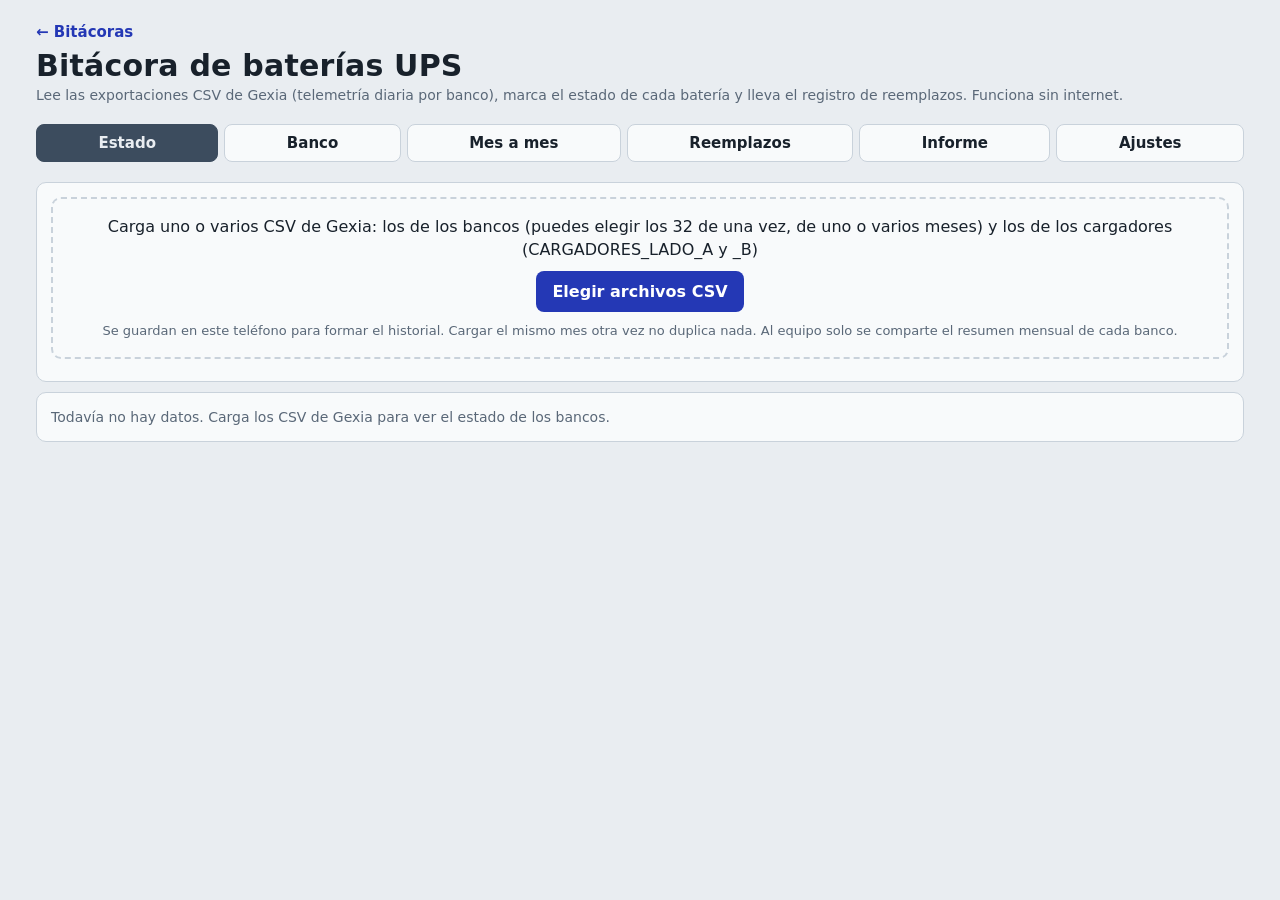
<file: baterias.html>
<!doctype html>
<html lang="es">
<head>
<meta charset="utf-8">
<meta name="viewport" content="width=device-width, initial-scale=1, viewport-fit=cover">
<meta name="theme-color" content="#23484b">
<title>Bitácora de baterías UPS</title>
<link rel="manifest" href="manifest.webmanifest">
<link rel="icon" href="icons/icon-192.png">
<link rel="apple-touch-icon" href="icons/apple-touch-icon.png">
<link rel="stylesheet" href="comun.css">
<style>
:root{--warn:#8a5a00;--na:#5f6b78;--nabg:#e3e7ec}
@media (prefers-color-scheme:dark){:root:not([data-theme="light"]){--warn:#f2c14e;--na:#9aa8b6;--nabg:#26303b}}
:root[data-theme="dark"]{--warn:#f2c14e;--na:#9aa8b6;--nabg:#26303b}
.tag{display:inline-flex;align-items:center;gap:4px;padding:2px 8px;border-radius:999px;font-size:13px;font-weight:600;white-space:nowrap}
.t-ok{background:var(--okbg);color:var(--ok)}.t-warn{background:var(--warnbg);color:var(--warn)}.t-bad{background:var(--badbg);color:var(--bad)}.t-na{background:var(--nabg);color:var(--na)}
.small{font-size:13px}
.drop{border:2px dashed var(--line);border-radius:10px;padding:16px;text-align:center}
.drop.on{border-color:var(--accent)}
.kpis{display:grid;grid-template-columns:repeat(auto-fill,minmax(140px,1fr));gap:8px}
.kpi{border:1px solid var(--line);border-radius:8px;padding:8px 10px;background:var(--surface)}
.kpi .l{font-size:12px;color:var(--muted)}.kpi .v{font:700 24px/1.1 var(--fc)}
.kpi.bad{border-color:var(--bad)}.kpi.warn{border-color:var(--warn)}
.leyenda{display:flex;flex-wrap:wrap;gap:6px;margin:8px 0}
.lados{display:grid;gap:12px}
@media (min-width:900px){.lados{grid-template-columns:1fr 1fr}}
.lados .card h3{margin:0 0 4px;font:700 22px/1.1 var(--fc)}
.upsg{display:grid;grid-template-columns:repeat(2,minmax(0,1fr));gap:8px}
@media (min-width:600px){.upsg{grid-template-columns:repeat(4,minmax(0,1fr))}}
.bank{border:1px solid var(--line);border-radius:10px;padding:8px 10px;background:var(--surface);cursor:pointer;text-align:left;color:var(--ink);font:inherit;display:flex;flex-direction:column;gap:4px;align-items:flex-start}
.bank[aria-pressed="true"]{outline:3px solid var(--accent);outline-offset:1px}
.bank .row{gap:4px;flex-wrap:wrap}
.bank.vacio{opacity:.55;cursor:default}
.mtag{font-size:12px;font-weight:700;color:var(--muted)}
.map{display:grid;grid-template-columns:repeat(10,minmax(0,1fr));gap:4px}
@media (max-width:520px){.map{grid-template-columns:repeat(8,minmax(0,1fr))}}
.cell{border:0;border-radius:6px;padding:6px 0 4px;font:700 14px var(--fb);cursor:pointer;display:flex;flex-direction:column;align-items:center;gap:1px;min-height:46px;position:relative}
.cell i{font-style:normal;font-size:12px;line-height:1}
.cell .nu{position:absolute;top:1px;right:3px;font-size:10px;font-weight:700}
.cell.ok{background:var(--okbg);color:var(--ok)}.cell.warn{background:var(--warnbg);color:var(--warn)}.cell.bad{background:var(--badbg);color:var(--bad)}.cell.na{background:var(--nabg);color:var(--na)}
.cell[aria-pressed="true"]{outline:3px solid var(--ink);outline-offset:1px}
tr.clic{cursor:pointer}tr.clic:hover{background:var(--bg)}
td.wrapc{white-space:normal;min-width:220px}
td.wrapc.ancha{min-width:360px}
ul.f{margin:4px 0;padding-left:18px}ul.f li{margin:3px 0}
svg.sp{width:100%;max-width:520px;height:auto;display:block}
.graf{display:grid;gap:10px;margin-top:8px}
@media (min-width:900px){.graf{grid-template-columns:repeat(3,minmax(0,1fr))}}
.graf h4{margin:0 0 2px;font-size:14px}
.graf .ley,.ley{font-size:12px;color:var(--muted);display:flex;gap:10px;flex-wrap:wrap}
.graf .ley i{display:inline-block;width:14px;height:0;border-top:2px solid;vertical-align:middle;margin-right:4px}
#tModelos input{width:100%;min-width:80px;font-size:14px;padding:6px}
#tModelos input[data-k="nombre"]{min-width:220px}#tModelos input[data-k="potencia"]{min-width:190px}#tModelos input[data-k="torque"]{min-width:150px}
#tModelos td:first-child{font-weight:700}
#tBancos select,#tBancos input{font-size:14px;padding:5px}
.crit td{white-space:normal;vertical-align:top}.crit td:first-child{font-weight:600;white-space:nowrap}
.formg{display:grid;grid-template-columns:120px minmax(0,1fr);gap:8px;align-items:center}
/* resumen en palabras, arriba de todo */
.resumen h2{margin:0 0 6px;font-size:20px}
.resumen ul{margin:0;padding:0;list-style:none}.resumen li{display:flex;gap:8px;align-items:flex-start;margin:6px 0;line-height:1.35}
.resumen li .ic{flex:0 0 auto;margin-top:1px}.resumen a{color:var(--accent);font-weight:600;white-space:nowrap}
.resumen.bad{border-left:5px solid var(--bad)}.resumen.warn{border-left:5px solid var(--warn)}.resumen.ok{border-left:5px solid var(--ok)}
/* carga de CSV compacta cuando ya hay datos */
.drop.compacta{padding:8px;text-align:left;border-style:solid}.drop.compacta .dropTxt{display:none}
/* ayuda y secciones plegables */
details.ayuda{margin:10px 0;border:1px solid var(--line);border-radius:10px;padding:8px 12px;background:var(--surface)}
details.ayuda summary{cursor:pointer;font-weight:600;color:var(--accent)}
details.ayuda dl{margin:8px 0 0;display:grid;grid-template-columns:max-content minmax(0,1fr);gap:6px 10px;font-size:14px}
details.ayuda dt{font-weight:700}details.ayuda dd{margin:0}
@media (max-width:480px){details.ayuda dl{grid-template-columns:minmax(0,1fr)}details.ayuda dd{margin:0 0 6px}}
details.sec{margin-top:14px}details.sec>summary{cursor:pointer;list-style:none;display:flex;flex-wrap:wrap;align-items:baseline;gap:4px 10px;padding:6px 0}
details.sec>summary::-webkit-details-marker{display:none}
details.sec>summary::before{content:"▸";color:var(--muted);transition:transform .15s}details.sec[open]>summary::before{transform:rotate(90deg)}
details.sec>summary .st{font:700 20px/1.2 var(--fc)}details.card.sec>summary .st{font-size:17px}details.sec>summary .sr{font-size:14px;color:var(--muted)}
details.card.sec{margin-top:12px}
/* mapa de bancos compacto: renglón por UPS, columna por banco */
.bgrid{display:grid;grid-template-columns:auto repeat(4,minmax(0,1fr));gap:5px;align-items:stretch}
.bgrid .hd{font-size:12px;color:var(--muted);text-align:center;align-self:end}.bgrid .ul{font-size:13px;color:var(--muted);align-self:center;padding-right:4px;white-space:nowrap}
.btile{border:0;border-radius:8px;padding:6px 2px;font:700 13px var(--fb);cursor:pointer;display:flex;flex-direction:column;align-items:center;gap:2px;min-height:48px;color:var(--ink)}
.btile .mt{font-size:10px;font-weight:700;opacity:.7}
.btile.ok{background:var(--okbg);color:var(--ok)}.btile.warn{background:var(--warnbg);color:var(--warn)}.btile.bad{background:var(--badbg);color:var(--bad)}.btile.na,.btile.vacio{background:var(--nabg);color:var(--na)}
.btile.vacio{cursor:default;opacity:.6}.btile[aria-pressed="true"]{outline:3px solid var(--ink);outline-offset:1px}
/* pronóstico */
.horiz{display:grid;grid-template-columns:repeat(auto-fill,minmax(120px,1fr));gap:8px;margin-bottom:8px}
.horiz div{border:1px solid var(--line);border-radius:8px;padding:6px 10px}.horiz b{display:block;font:700 22px/1.1 var(--fc)}.horiz span{font-size:12px;color:var(--muted)}
.horiz .bad{border-color:var(--bad)}.horiz .warn{border-color:var(--warn)}
.conf{font-size:12px;color:var(--muted)}
.txtwarn{color:var(--warn);font-weight:700}
/* En el teléfono las tablas principales se apilan como tarjetas: cada dato con su etiqueta, sin columnas escondidas. */
@media (max-width:600px){
  table.apila thead{display:none}
  table.apila,table.apila tbody{display:block}
  table.apila tr{display:grid;grid-template-columns:minmax(0,1fr) auto;gap:3px 10px;padding:9px 2px;border-bottom:1px solid var(--line);align-items:center}
  table.apila td{border:0;padding:0;white-space:normal;min-width:0}
  table.apila td.wrapc{min-width:0}
  table.apila td[data-l]::before{content:attr(data-l) ": ";color:var(--muted);font-size:12px}
  table.apila td.full{grid-column:1/-1}
  table.apila td.nx{display:none}
  table.apila td.d2{text-align:right}
}
.pronb{border-left:4px solid var(--line);padding:6px 10px;margin:8px 0;font-size:14px;background:var(--bg);border-radius:0 8px 8px 0}
.pronb.bad{border-color:var(--bad)}.pronb.warn{border-color:var(--warn)}.pronb.ok{border-color:var(--ok)}
.formg input,.formg select{width:100%;min-width:0}
input.plain{font:500 16px var(--fb);padding:9px;border:1px solid var(--line);border-radius:8px;background:var(--surface);color:var(--ink);max-width:100%}
.cmpm td.peor{color:var(--bad);font-weight:700}.cmpm td.mejor{color:var(--ok);font-weight:600}
@media (max-width:480px){.formg{grid-template-columns:minmax(0,1fr);gap:4px}.formg label{margin-top:6px;font-size:14px;color:var(--muted)}}
</style>
</head>
<body>
<div class="wrap">
<header>
  <a href="index.html" class="homelink noprint">← Bitácoras</a>
  <h1>Bitácora de baterías UPS</h1>
  <div class="sub">Lee las exportaciones CSV de Gexia (telemetría diaria por banco), marca el estado de cada batería y lleva el registro de reemplazos. Funciona sin internet.</div>
</header>
<nav role="tablist">
  <button role="tab" data-tab="est" aria-selected="true">Estado</button>
  <button role="tab" data-tab="ban" aria-selected="false">Banco</button>
  <button role="tab" data-tab="ten" aria-selected="false">Mes a mes</button>
  <button role="tab" data-tab="rem" aria-selected="false">Reemplazos</button>
  <button role="tab" data-tab="inf" aria-selected="false">Informe</button>
  <button role="tab" data-tab="cfg" aria-selected="false">Ajustes</button>
</nav>
<div id="storeNote" class="note hidden"></div>
<div id="bakWarn" class="note hidden"></div>
<button type="button" id="syncBar" class="sync-bar noprint hidden"></button>

<section id="est" class="on">
  <div class="card noprint" id="cargaCard">
    <div class="drop" id="drop">
      <p class="dropTxt" style="margin:0 0 10px">Carga uno o varios CSV de Gexia: los de los bancos (puedes elegir los 32 de una vez, de uno o varios meses) y los de los cargadores (CARGADORES_LADO_A y _B)</p>
      <label class="btn filebtn"><span id="filesTxt">Elegir archivos CSV</span><input type="file" id="files" accept=".csv,text/csv" multiple></label>
      <p class="muted dropTxt" style="margin:10px 0 0;font-size:13px">Se guardan en este teléfono para formar el historial. Cargar el mismo mes otra vez no duplica nada. Al equipo solo se comparte el resumen mensual de cada banco.</p>
    </div>
    <div class="small" id="cargados" style="margin-top:8px"></div>
  </div>
  <div id="vacio" class="card muted">Todavía no hay datos. Carga los CSV de Gexia para ver el estado de los bancos.</div>
  <div id="res" class="hidden">
    <div class="row"><label for="mes" class="muted">Mes evaluado</label><select id="mes"></select></div>
    <div class="card resumen" id="resumen"></div>
    <div class="kpis" id="kGlobal"></div>
    <details class="ayuda">
      <summary>¿Cómo se lee esta pantalla?</summary>
      <dl>
        <dt><span class="tag t-ok">✓ OK</span></dt><dd>Dentro de todos los límites. No requiere nada.</dd>
        <dt><span class="tag t-warn">! Vigilar</span></dt><dd>Algo se sale de lo normal sin llegar a falla (resistencia +30 %, voltaje o temperatura fuera de rango). Revisar en la siguiente ronda.</dd>
        <dt><span class="tag t-bad">✕ Reemplazar / crítico</span></dt><dd>Resistencia arriba del límite de Falla (+40 %) confirmada en dos mediciones, o voltaje o temperatura críticos. Programar el reemplazo y una prueba de capacidad.</dd>
        <dt><span class="tag t-na">? Sin lectura</span></dt><dd>El monitoreo no reporta esa batería. Es una falla del sensor o de Gexia, no de la batería.</dd>
        <dt><span class="tag t-na">☁ Del equipo</span></dt><dd>Resumen mensual que subió otra persona; en este teléfono no está el CSV de ese banco.</dd>
        <dt>Resistencia (mΩ)</dt><dd>El mejor indicador del envejecimiento: sube conforme la batería pierde capacidad. Se compara contra la ficha del fabricante, contra la primera medición de la propia batería (su «línea base») y contra la mediana del banco; manda la peor.</dd>
        <dt>Pronóstico</dt><dd>A qué ritmo sube la resistencia de cada batería y cuándo llegaría a Falla si sigue igual. Sirve para pedir refacciones a tiempo; no cambia el estado de la batería.</dd>
        <dt>Vida esperada</dt><dd>Años que dura el modelo según su ficha, corregidos por la temperatura real del cuarto: cada <span class="lvT">8.3</span> °C arriba de 25 °C la reducen a la mitad.</dd>
      </dl>
    </details>
    <h2 id="sPrio">Qué atender primero</h2>
    <p class="muted">Baterías en Reemplazar o Vigilar, de la más urgente a la menos. Toca una fila para abrir la batería.</p>
    <div class="card tbl-wrap"><table id="prio"></table><div class="row" style="margin-top:8px"><button class="linkbtn hidden" id="prioMas">Mostrar todas</button></div></div>
    <h2 id="sPron">Pronóstico de reemplazos</h2>
    <p class="muted">Con la tendencia de la resistencia de cada batería en el último año: cuándo llegaría a Falla si sigue al mismo ritmo.</p>
    <div class="card" id="pron"></div>
    <h2 id="sVida">Temperatura y vida de las baterías</h2>
    <p class="muted">La temperatura del cuarto acorta la vida de las baterías aunque hoy midan bien.</p>
    <div class="card" id="vidaT"></div>
    <h2 id="sMapa">Mapa de bancos</h2>
    <p class="muted">Color: estado del banco. Números: baterías en Reemplazar (✕) y Vigilar (!). Toca un banco para abrirlo.</p>
    <div class="lados" id="lados"></div>
    <details class="sec" id="dMon"><summary><span class="st">Salud del monitoreo Gexia</span><span class="sr" id="monRes"></span></summary>
      <p class="muted">Fallas del sistema de monitoreo, separadas de las fallas de baterías.</p>
      <div class="card tbl-wrap"><table id="mon"></table><div class="row" style="margin-top:8px"><button class="linkbtn hidden" id="monMas"></button></div></div>
    </details>
    <details class="sec hidden" id="cargSec"><summary><span class="st">Cargadores</span><span class="sr" id="cargRes"></span></summary>
      <p class="muted">Telemetría de los cargadores del mes (lecturas cada ~5 min agrupadas por hora). Toca una fila para abrir el banco.</p>
      <div class="card" id="cargEv"></div>
      <div class="card tbl-wrap"><table id="cargTbl"></table><div class="row" style="margin-top:8px"><button class="linkbtn hidden" id="cargMas"></button></div></div>
    </details>
    <details class="sec" id="dHall"><summary><span class="st">Todos los hallazgos, banco por banco</span><span class="sr" id="hallRes"></span></summary>
      <div class="card" id="hallTodos"></div>
    </details>
  </div>
</section>

<section id="ban">
  <div class="row"><select id="banSel" aria-label="Banco"></select><select id="banMes" aria-label="Mes"></select></div>
  <div id="banVacio" class="card muted hidden"></div>
  <div id="det">
    <h2 id="detT"></h2>
    <div class="muted" id="detSub"></div>
    <div class="kpis" id="kBanco" style="margin-top:8px"></div>
    <div class="card"><h3 style="margin-top:0">Qué revisar en este banco</h3><div id="hall"></div></div>
    <div class="card">
      <h3 style="margin-top:0">Mapa del banco <span class="muted">(toca una batería)</span></h3>
      <div class="map" id="map"></div>
      <div id="bat" class="card" style="margin-bottom:0"></div>
    </div>
    <div class="card tbl-wrap"><h3 style="margin-top:0">Detalle por batería <span class="muted" id="tablaCuenta"></span></h3><table id="tabla" class="apila"></table>
      <div class="row" style="margin-top:8px"><button class="linkbtn" id="tablaTodas"></button></div></div>
    <details class="card sec noprint" id="repCard"><summary><span class="st">Registrar reemplazo</span><span class="sr" id="repBat"></span></summary>
      <div class="formg" style="margin-top:8px">
        <label for="rN">Batería</label><select id="rN"></select>
        <label for="rFecha">Fecha</label><input class="plain" type="date" id="rFecha">
        <label for="rModelo">Modelo</label><select id="rModelo"></select>
        <label for="rSerie">Serie</label><input class="plain" id="rSerie" placeholder="Opcional">
        <label for="rNota">Nota</label><input class="plain" id="rNota" placeholder="Opcional, p. ej. motivo o resultado de la prueba">
      </div>
      <div class="row" style="margin-top:10px">
        <label class="btn sec filebtn">Tomar foto<input type="file" id="photoCam" accept="image/*" capture="environment"></label>
        <label class="btn sec filebtn">Elegir de galería<input type="file" id="photoGal" accept="image/*"></label>
      </div>
      <div class="status" id="photoStatus"></div>
      <img id="preview" class="thumb hidden" alt="Foto del reemplazo">
      <button class="linkbtn hidden" id="photoDel">Quitar foto</button>
      <div class="row" style="margin-top:10px"><button class="btn" id="saveBtn">Registrar reemplazo</button></div>
      <div class="status" id="rStatus"></div>
    </details>
    <details class="card sec noprint"><summary><span class="st">Referencia de resistencia del banco</span><span class="sr" id="refRes"></span></summary><div id="refB" style="margin-top:8px"></div></details>
  </div>
  <div class="card hidden" id="cargBan"></div>
</section>

<section id="ten">
  <h2>Mes a mes</h2>
  <p class="muted">Con el resumen mensual de cada banco (los tuyos y los que comparte el equipo).</p>
  <div class="row">
    <select id="tenBan" aria-label="Banco"></select>
    <select id="metric" aria-label="Variable"></select>
    <label><input type="checkbox" id="tenUps"> Con los demás bancos de su UPS</label>
  </div>
  <div class="card"><div id="chartBox"></div><div class="legend" id="legend"></div><div class="muted" id="tenNota" style="font-size:13px;margin-top:6px"></div></div>
  <h2>Comparación contra el mes anterior</h2>
  <div class="row"><select id="cmpMes" aria-label="Mes"></select></div>
  <div class="card tbl-wrap"><table class="cmpm" id="cmp"></table>
    <p class="muted" style="margin-bottom:0;font-size:13px">En rojo, lo que empeoró: más baterías en Vigilar o Reemplazar, resistencia mediana +5 % o más, o estado peor. En verde, lo que mejoró.</p></div>
</section>

<section id="rem">
  <h2>Reemplazos</h2>
  <p class="muted">Se registran desde la pestaña <b>Banco</b>, tocando la batería. Aquí está el historial completo.</p>
  <div class="row">
    <select id="remBan" aria-label="Filtrar por banco"></select>
    <button class="btn sec" id="csvBtn">Exportar a Excel (CSV)</button>
  </div>
  <div class="card tbl-wrap"><table id="remTbl"></table></div>
</section>

<section id="inf">
  <h2 class="noprint">Informe</h2>
  <div class="card noprint">
    <div class="cfg">
      <label for="repSitio">Sitio</label><input class="plain" id="repSitio" placeholder="Ej. Data center, cuarto de baterías">
      <label for="repElab">Elaboró</label><input class="plain" id="repElab" placeholder="Nombre y puesto">
      <label for="repRevi">Revisó</label><input class="plain" id="repRevi" placeholder="Nombre y puesto">
      <label for="repDesde">Desde</label><input class="plain" type="date" id="repDesde">
      <label for="repHasta">Hasta</label><input class="plain" type="date" id="repHasta">
    </div>
    <div class="row" id="repRapido" style="margin-top:8px;gap:6px">
      <button class="btn sec" data-r="mes">Mes más reciente</button><button class="btn sec" data-r="ant">Mes anterior</button><button class="btn sec" data-r="7">Últimos 7 días</button><button class="btn sec" data-r="30">Últimos 30 días</button>
    </div>
    <p class="muted" id="repRango" style="margin:6px 0 0;font-size:13px"></p>
    <div class="row" style="margin-top:10px;gap:16px">
      <label><input type="checkbox" id="repTodas"> Todas las baterías con hallazgo (si no, las 20 más urgentes)</label>
      <label><input type="checkbox" id="repFotos" checked> Fotos de los reemplazos</label>
    </div>
    <div class="row" style="margin-top:12px"><button class="btn" id="repGen">Generar informe</button></div>
    <div class="row hidden" id="repAcc" style="margin-top:10px">
      <button class="btn sec" id="repPrint">Imprimir / PDF</button>
      <button class="btn sec" id="repHtml">Descargar HTML</button>
      <button class="btn sec" id="repShare">Compartir resumen</button>
      <button class="btn sec" id="repCopy">Copiar resumen</button>
    </div>
    <div class="status" id="repStatus"></div>
  </div>
  <div id="rep"></div>
</section>

<section id="cfg">
  <h2>Modelos de batería</h2>
  <div class="card tbl-wrap">
    <p class="muted" style="margin-top:0">Datos de la placa y de la ficha técnica. Un campo vacío no se evalúa.</p>
    <table id="tModelos"></table>
  </div>
  <h2>Modelo e instalación de cada banco</h2>
  <div class="card tbl-wrap">
    <p class="muted" style="margin-top:0">Modelo según el levantamiento del 07/10/26. La fecha de instalación activa el aviso de vida de diseño (80 %) y propone la medición para la referencia real; si el banco no la tiene, se usa la del modelo.</p>
    <table id="tBancos"></table>
  </div>
  <h2>Límites</h2>
  <div class="card">
    <div class="cfg" id="cfgForm"></div>
    <div class="row" style="margin-top:12px"><button class="btn" id="cfgSave">Guardar modelos, bancos y límites</button><button class="btn sec" id="cfgDef">Valores recomendados</button></div>
    <div class="status" id="cfgStatus"></div>
  </div>
  <h2>Compartir con el equipo</h2>
  <div class="card" id="syncCard"></div>
  <h2>Respaldo</h2>
  <div class="card">
    <p class="muted" style="margin-top:0">Incluye modelos, bancos, límites, referencias, reemplazos y resúmenes mensuales. Los datos de Gexia son opcionales: pesan más y los CSV originales también sirven para volver a cargarlos. Las fotos no se incluyen.</p>
    <label><input type="checkbox" id="bakDias"> Incluir los datos de Gexia (diarios de los bancos y horarios de los cargadores)</label>
    <div class="row" style="margin-top:8px">
      <button class="btn" id="bakBtn">Descargar respaldo</button>
      <label class="btn sec filebtn">Restaurar respaldo<input type="file" id="restore" accept=".json,application/json"></label>
    </div>
    <div class="status" id="bakStatus"></div>
    <p class="muted" id="lastBak"></p>
    <p class="muted" id="usage"></p>
  </div>
  <h2>Datos de Gexia guardados</h2>
  <div class="card">
    <div class="muted" id="guardado"></div>
    <div class="row" style="margin-top:8px"><button class="btn danger" id="borrar">Borrar datos de Gexia</button></div>
    <p class="muted" style="margin-bottom:0">Borra solo la telemetría cargada de los CSV. Los reemplazos, los resúmenes mensuales y los ajustes se conservan.</p>
  </div>
  <h2>Criterios</h2>
  <div class="card tbl-wrap"><table class="crit"><tbody id="criterios"></tbody></table></div>
</section>
</div>
<dialog id="dlg"><img id="dlgImg" alt="Foto de evidencia"><div class="row" style="justify-content:flex-end;margin-top:8px"><button class="btn sec" id="dlgClose">Cerrar</button></div></dialog>

<script src="comun.js"></script>
<script>
(() => {
const {$, esc, fdate, isoLocal, stamp, download, descargarCSV, estado} = Comun;
const fx = (v, d=2) => v==null || !isFinite(v) ? "—" : (+v).toFixed(d);
const pct = v => v==null || !isFinite(v) ? "—" : (v>0?"+":"")+(v*100).toFixed(0)+" %";
const med = a => { const b = a.filter(x => x!=null && isFinite(x)).sort((x,y)=>x-y); if (!b.length) return null; const m = b.length>>1; return b.length%2 ? b[m] : (b[m-1]+b[m])/2; };
const avg = a => { const b = a.filter(x => x!=null && isFinite(x)); return b.length ? b.reduce((s,x)=>s+x,0)/b.length : null; };
const fdia = iso => new Date((iso.length===10 ? iso : dia(iso)) + "T12:00:00Z").toLocaleDateString("es-MX", {day:"2-digit", month:"short", year:"2-digit", timeZone:"UTC"});
const DIA = 86400000;
/* Día que representa una fila de Gexia. Gexia captura una vez al día a las 23:00 y le pone la fecha del día siguiente
   a las 05:00 UTC (la fila «13 oct 05:00Z» ya trae datos el 13 a mediodía: es la captura del 12 a las 23:00).
   Se resta 8 h para que quede en el día de la captura con hora local UTC−5 o UTC−6. */
const diaMemo = new Map();
const dia = t => {
  if (t.length <= 10) return t;
  let d = diaMemo.get(t);
  if (!d){ const ms = Date.parse(t); d = isFinite(ms) ? new Date(ms - 8*3600000).toISOString().slice(0,10) : t.slice(0,10); diaMemo.set(t, d); }
  return d;
};
const mesTxt = m => new Date(m+"-15T12:00:00Z").toLocaleDateString("es-MX", {month:"long", year:"numeric", timeZone:"UTC"});
const vivo = x => x != null && x > 0.5;
const CLAVES = ["A","B"].flatMap(l => [1,2,3,4].flatMap(u => ["01","02","03","04"].map(b => `${l}|${u}|${b}`)));
const nombreK = k => { const [l, u, b] = k.split("|"); return `Rama ${l} · UPS ${u} · Banco ${+b}`; };
const cortoK = k => { const [l, u, b] = k.split("|"); return `${l} · UPS ${u} · B${+b}`; };

/* ================= modelos, asignación por banco y límites =================
   Catálogo según el levantamiento de modelos (07/10/26) y las fichas técnicas (08/10/26).
   Resistencia: matriz de umbrales a 25 °C: referencia del fabricante, Advertencia arriba de +30 %, Falla arriba de +40 %. */
const MODELOS_DEF = {
  M1:{nombre:"EnerSys DataSafe HX 12HX540-FR", potencia:"540 W/celda a 1.67 V, 15 min", ah:123, rRef:2.60, rAdv:30, rFalla:40, vMin:2.25, vMax:2.283, vTc:-3, celdas:6, torque:"6.8 N·m (60 lb·in) ± 5 %; máx. 10.0 N·m (88 lb·in)", vida:10, instalacion:""},
  M2:{nombre:"CSB HRL12540W FR", potencia:"542 W/celda a 1.67 V, 15 min", ah:134, rRef:2.60, rAdv:30, rFalla:40, vMin:2.25, vMax:2.30, vTc:-3.3, celdas:6, torque:"5.1 ± 1.0 N·m (44.9 lbf·in), M6", vida:10, instalacion:""},
  M3:{nombre:"Ritar HR12-520W", potencia:"520 W/celda, 15 min", ah:145, rRef:4.50, rAdv:30, rFalla:40, vMin:2.267, vMax:2.30, vTc:-3, celdas:6, torque:"10–12 N·m, M8", vida:15, instalacion:""}
};
const ASIGN_DEF = (() => {
  const a = Object.fromEntries(CLAVES.map(k => [k, "M1"]));
  ["A|4|01","A|4|02"].forEach(k => a[k] = "M2");
  ["B|3|01","B|3|02","B|4|02"].forEach(k => a[k] = "M3");
  return a;
})();
const DEF_L = {rWarn:0.30, rBad:0.40, rMes:0.10, rHist:2, rTc:0, vWarn:0.25, vBad:0.60, tWarn:30, tDelta:3, tBad:35, cWarn:0.20, cBad:0.50, iFact:2, rizPct:0.5, rDias:45, sumaPct:2, vDesc:2.15, descMin:3,
  vidaT:8.3, vidaRed:0.25, pronMeses:6};
const CAMPOS = [
  ["rMes","Resistencia: subida en 30 días para Vigilar (fracción)"],
  ["rHist","Resistencia: histéresis para salir de una alarma (puntos de %)"],["rTc","Resistencia: compensación por temperatura (% por °C abajo de 25 °C; 0 = sin compensar)"],
  ["vWarn","Voltaje: Vigilar si se aparta de la mediana más de (V)"],["vBad","Voltaje: Crítico si se aparta más de (V)"],
  ["tWarn","Temperatura: Vigilar arriba de (°C)"],["tDelta","Temperatura: Vigilar si supera el promedio del banco por (°C)"],["tBad","Temperatura: Crítico arriba de (°C)"],
  ["cWarn","Conexiones: Vigilar desde (fracción)"],["cBad","Conexiones: Crítico desde (fracción)"],
  ["iFact","Corriente de flotación: Vigilar si es N veces la mediana de bancos del mismo modelo"],["rizPct","Rizado: Vigilar arriba de (% del voltaje del banco)"],
  ["rDias","Monitoreo: resistencia sin actualizar más de (días)"],["sumaPct","Monitoreo: suma de voltajes vs banco, diferencia máx. (%)"],
  ["vDesc","Cargadores: descarga si el voltaje baja de (V/celda)"],["descMin","Cargadores: bancos de la misma rama que deben bajar a la vez para contar una descarga"],
  ["vidaT","Vida: grados arriba de 25 °C que la reducen a la mitad (°C)"],["vidaRed","Vida: Vigilar si la temperatura la reduce más de (fracción)"],
  ["pronMeses","Pronóstico: destacar las baterías que llegarían a Falla en menos de (meses)"]];
const COLM = [["nombre","Marca y modelo","text"],["potencia","Potencia","text"],["ah","Ah","number"],["rRef","R ref. (mΩ)","number"],["rAdv","R Advertencia (+%)","number"],["rFalla","R Falla (+%)","number"],["vMin","Flot. mín. V/celda","number"],["vMax","Flot. máx. V/celda","number"],["vTc","Comp. flot. mV/°C/celda","number"],["celdas","Celdas","number"],["torque","Torque","text"],["vida","Vida diseño (años)","number"],["instalacion","Instalación del modelo","date"]];

/* ================= almacenamiento =================
   localStorage: cfg (modelos, bancos, límites, referencias), lecturas = reemplazos, equipos = resúmenes mensuales.
   IndexedDB "bitacora-baterias": la telemetría diaria de Gexia, un registro por banco y día (la misma base que la muestra). */
const LS = "bitacora-baterias-v1";
let lsOk = true, P = null, reemplazos = [], resumenes = [];
const armarCfg = c => ({...c, modelos:Object.fromEntries(Object.entries(MODELOS_DEF).map(([k, m]) => [k, {...m, ...Object.fromEntries(Object.entries(c.modelos?.[k] || {}).filter(([, v]) => v != null && v !== ""))}])),
  asign:{...ASIGN_DEF, ...(c.asign || {})}, inst:c.inst || {}, L:{...DEF_L, ...(c.L || {})}, refBanco:c.refBanco || {}});
function load(){
  try{
    let o = JSON.parse(localStorage.getItem(LS) || "null");
    if (!o){
      // primera vez: se traen los ajustes y reemplazos de la muestra (mismo navegador)
      const c = JSON.parse(localStorage.getItem("bitacora-baterias-cfg") || "{}"), r = JSON.parse(localStorage.getItem("bitacora-baterias-reemplazos") || "[]");
      o = {cfg:c, lecturas:r.map(x => ({id:"r" + x.id, ts:new Date(x.fecha + "T12:00").toISOString(), fecha:x.fecha, clave:x.clave, n:x.n, modelo:x.modelo, serie:x.serie, nota:x.nota, foto:false})), equipos:[]};
    }
    P = armarCfg(o.cfg || {}); reemplazos = o.lecturas || []; resumenes = o.equipos || [];
  }catch{ lsOk = false; P = armarCfg({}); }
}
function persist(){ try{ localStorage.setItem(LS, JSON.stringify({cfg:P, lecturas:reemplazos, equipos:resumenes})); return true; }catch{ return false; } }
let L = null;
const modeloDe = clave => P.asign[clave] || "M1";
const fichaDe = clave => P.modelos[modeloDe(clave)] || {};
const instDe = clave => P.inst[clave] || fichaDe(clave).instalacion || "";
/* umbrales de resistencia del modelo como fracción (30 → 0.30); sin dato, los generales */
const limR = F => ({w: F.rAdv != null && F.rAdv !== "" ? F.rAdv/100 : L.rWarn, b: F.rFalla != null && F.rFalla !== "" ? F.rFalla/100 : L.rBad});
const fotos = Comun.fotosDB("bitacora-baterias-fotos");

const NIVEL = {ok:0, na:1, warn:2, bad:3};
const peor = (a, b) => NIVEL[b] > NIVEL[a] ? b : a;
const ICON = {ok:"✓", warn:"!", bad:"✕", na:"?"};
const TXT = {ok:"OK", warn:"Vigilar", bad:"Reemplazar / crítico", na:"Sin lectura"};
const CORTO = {ok:"OK", warn:"Vigilar", bad:"Crítico", na:"Sin lectura"};

/* ================= telemetría de Gexia (IndexedDB) =================
   "dias": un registro por banco y día (baterías).
   "cargDia" (v3): cargadores, un registro por banco y día con sus 24 horas en un Float32Array de 24 × 10 valores
   (n, n0, nv, vS, vMin, vMax, ni, iS, iMin, iMax; n = 0 es una hora sin lecturas). Antes ("carg", v2) era un registro
   por hora: con un año eran 280 mil registros y la app tardaba en abrir. Al abrir, lo que haya en "carg" se pasa a "cargDia". */
const bancos = new Map();          // clave "A|1|01" → {lado, ups, banco, filas:Map(t → fila)}
const CAMPOS_H = ["n","n0","nv","vS","vMin","vMax","ni","iS","iMin","iMax"], NC = CAMPOS_H.length;
const cargs = new Map();           // clave → Map(día "2026-10-01" → Float32Array(24 × NC))
let db = null;
function abrirDB(){
  return new Promise(res => {
    try{
      const rq = indexedDB.open("bitacora-baterias", 3);
      rq.onupgradeneeded = () => { const d = rq.result; for (const st of ["dias", "carg", "cargDia"]) if (!d.objectStoreNames.contains(st)) d.createObjectStore(st); };
      rq.onsuccess = () => res(rq.result); rq.onerror = () => res(null);
      setTimeout(() => res(null), 5000);
    }catch{ res(null); }
  });
}
const tx = (modo, f, st = "dias") => new Promise((res, rej) => { const t = db.transaction(st, modo); const r = f(t.objectStore(st)); t.oncomplete = () => res(r?.result); t.onerror = () => rej(t.error); });
const todos = st => new Promise(res => { if (!db) return res([]); try{ const t = db.transaction(st); const r = t.objectStore(st).getAll(); r.onsuccess = () => res(r.result || []); r.onerror = () => res([]); }catch{ res([]); } });
const todosDias = () => todos("dias");
/* En memoria cada fila lleva su hora en ms (ms) y la resistencia cruda (r0) de cada batería, para no recalcularlas en cada
   análisis; el banco guarda sus filas ya ordenadas (ord) hasta que llegue otra. */
function agregarFila(clave, f){
  const [lado, ups, banco] = clave.split("|");
  const B = bancos.get(clave) || {lado, ups:+ups, banco, filas:new Map()};
  f.ms = Date.parse(f.t);
  for (const i in f.bat){ const x = f.bat[i]; if (x) x.r0 = x.r; }
  B.filas.set(f.t, f); B.ord = null; bancos.set(clave, B); return B;
}
const ordenadas = B => B.ord || (B.ord = [...B.filas.values()].sort((a, b) => a.t.localeCompare(b.t)));
/* Gexia exporta todas las filas del mes en curso. Un día que aún no captura (una fila por día, a las 23:00) viene vacío o
   todo en 0: no cuenta como lectura. Un 0 en algunos sensores de un día ya capturado es un módulo sin comunicación (Sin lectura). */
const hayValor = o => { for (const k in o){ const v = o[k]; if (v != null && v !== 0) return true; } return false; };
const vacia = f => { if (hayValor(f.tot || {}) || hayValor(f.con || {})) return false; for (const i in f.bat || {}) if (f.bat[i] && hayValor(f.bat[i])) return false; return true; };
/* Arreglo de 24 horas de un banco en un día (crear: lo agrega si no existe). */
function diaCarg(clave, d, crear){
  let M = cargs.get(clave);
  if (!M){ if (!crear) return null; cargs.set(clave, M = new Map()); }
  let a = M.get(d);
  if (!a && crear) M.set(d, a = new Float32Array(24 * NC));
  return a || null;
}
/* Una hora como objeto {clave, h, n, …} (h = "2026-10-01T05"), o null si no hay lecturas. */
function horaDe(clave, h){
  const a = diaCarg(clave, h.slice(0, 10)), o = +h.slice(11, 13) * NC;
  if (!a || !a[o]) return null;
  const x = {clave, h};
  CAMPOS_H.forEach((c, j) => x[c] = a[o + j]);
  if (!x.nv){ x.vMin = x.vMax = null; }
  if (!x.ni){ x.iMin = x.iMax = null; }
  return x;
}
/* Horas con lecturas de un banco entre dos días (incluidos), en orden. */
function horasRango(clave, d0, d1){
  const M = cargs.get(clave), out = [];
  if (!M) return out;
  for (const d of [...M.keys()].filter(d => d >= d0 && d <= d1).sort())
    for (let h = 0; h < 24; h++){ const x = horaDe(clave, `${d}T${String(h).padStart(2, "0")}`); if (x) out.push(x); }
  return out;
}
/* Un archivo nuevo reemplaza la hora si trae al menos tantas lecturas (las exportaciones se enciman en las horas de corte). */
function agregarHora(a){
  const arr = diaCarg(a.clave, a.h.slice(0, 10), true), o = +a.h.slice(11, 13) * NC;
  if (arr[o] > a.n) return false;
  CAMPOS_H.forEach((c, j) => arr[o + j] = a[c] ?? 0);
  return true;
}
const claveDiaCarg = a => `${a.clave}|${a.h.slice(0, 10)}`;
/* Guarda en el teléfono los días de cargadores indicados ("clave|día"). */
const guardarDiasCarg = claves => tx("readwrite", s => {
  claves.forEach(k => { const i = k.lastIndexOf("|"), clave = k.slice(0, i), d = k.slice(i + 1), a = cargs.get(clave)?.get(d); if (a) s.put({clave, d, a}, k); });
}, "cargDia");
async function cargarDB(){
  const vacias = [];
  (await todosDias()).forEach(x => { if (vacia(x.f)) vacias.push(`${x.clave}|${x.f.t}`); else agregarFila(x.clave, x.f); });
  if (db && vacias.length) await tx("readwrite", s => { vacias.forEach(k => s.delete(k)); }).catch(() => {});
  for (const x of await todos("cargDia")){
    if (!x?.clave || !x.d || !x.a || x.a.length !== 24 * NC) continue;
    (cargs.get(x.clave) || cargs.set(x.clave, new Map()).get(x.clave)).set(x.d, x.a instanceof Float32Array ? x.a : Float32Array.from(x.a, v => v ?? 0));
  }
  // formato anterior (un registro por hora): se pasa al nuevo una sola vez
  const viejas = await todos("carg");
  if (db && viejas.length){
    viejas.forEach(a => { if (a?.clave && a.h) agregarHora(a); });
    try{ await guardarDiasCarg(new Set(viejas.filter(a => a?.clave && a.h).map(claveDiaCarg))); await tx("readwrite", s => s.clear(), "carg"); }catch{}
  }
}
function parseCSV(txt){
  const rows = []; let row = [], cur = "", q = false;
  for (let i = 0; i < txt.length; i++){
    const c = txt[i];
    if (q){ if (c === '"'){ if (txt[i+1] === '"'){ cur += '"'; i++; } else q = false; } else cur += c; }
    else if (c === '"') q = true;
    else if (c === ","){ row.push(cur); cur = ""; }
    else if (c === "\n" || c === "\r"){ if (c === "\r" && txt[i+1] === "\n") i++; row.push(cur); cur = ""; if (row.some(x => x !== "")) rows.push(row); row = []; }
    else cur += c;
  }
  if (cur !== "" || row.length){ row.push(cur); if (row.some(x => x !== "")) rows.push(row); }
  return rows;
}
const numv = s => { if (s == null || s === "") return null; const n = Number(s); return isFinite(n) ? n : null; };
const ladoDe = nombre => { const l = ((nombre.match(/LADO[_ -]?([AB])/i) || [])[1] || "").toUpperCase(); if (!l) throw new Error("el nombre del archivo no dice la rama (LADO_A o LADO_B)"); return l; };
function leer(nombre, txt){
  const rows = parseCSV(txt.replace(/^﻿/, ""));
  if (rows.length < 2) throw new Error("archivo vacío");
  const H = rows[0].map(h => h.trim()), iT = H.indexOf("time"), cols = [];
  if (H.some(h => /^(Tens|Corr)CargUPS\d+B\d+$/.test(h))) return leerCarg(nombre, rows, H);
  H.forEach((h, i) => {
    let m;
    if ((m = h.match(/^UPS(\d+)(Tens|Resist|Temp)B(\d+)Bat(\d+)$/))) cols.push({i, ups:+m[1], b:m[3], tipo:"bat", k:{Tens:"v",Resist:"r",Temp:"t"}[m[2]], n:+m[4]});
    else if ((m = h.match(/^UPS(\d+)ConB(\d+)Bat(\d{4})$/))) cols.push({i, ups:+m[1], b:m[2], tipo:"con", n:m[3]});
    else if ((m = h.match(/^UPS(\d+)(Tens|Corr|Temp|Rizado)B(\d+)$/))) cols.push({i, ups:+m[1], b:m[3], tipo:"tot", k:{Tens:"v",Corr:"i",Temp:"t",Rizado:"riz"}[m[2]]});
  });
  if (iT < 0 || !cols.length) throw new Error("no tiene el formato de Gexia (baterías ni cargadores)");
  const lado = ladoDe(nombre);
  const clave = `${lado}|${cols[0].ups}|${cols[0].b}`, nuevas = [];
  const vacias = [];
  for (const r of rows.slice(1)){
    const t = r[iT]; if (!t) continue;
    const f = {t, bat:{}, con:{}, tot:{}};
    for (const c of cols){
      const v = numv(r[c.i]);
      if (c.tipo === "bat") (f.bat[c.n] ||= {})[c.k] = v;
      else if (c.tipo === "con") f.con[c.n] = v;
      else f.tot[c.k] = v;
    }
    if (vacia(f)){ vacias.push(t); continue; }
    agregarFila(clave, f); nuevas.push(f);
  }
  // vacías después de la última captura: días que Gexia aún no captura; antes: días sin datos (monitoreo caído)
  const ult = nuevas.reduce((m, f) => f.t > m ? f.t : m, ""), pend = vacias.filter(t => t > ult).length, huecos = vacias.length - pend;
  return {clave, nuevas, ult, huecos, pend, txt:`${nombreK(clave)} (${nuevas.length} días${ult ? `, hasta el ${fdia(ult)}` : ""}${huecos ? `; ${huecos} sin datos` : ""}${pend ? `; ${pend} sin capturar todavía` : ""})`};
}
/* Cargadores: una fila por lectura (~cada 5 min por banco), con la columna del banco que la reporta. Se guarda por hora. */
function leerCarg(nombre, rows, H){
  const lado = ladoDe(nombre), iT = H.indexOf("time"), iId = H.indexOf("Identificador"), cI = {}, cV = {};
  H.forEach((h, i) => { let m; if ((m = h.match(/^CorrCargUPS(\d+)B(\d+)$/))) cI[`${m[1]}|${m[2]}`] = i; else if ((m = h.match(/^TensCargUPS(\d+)B(\d+)$/))) cV[`${m[1]}|${m[2]}`] = i; });
  const ubs = [...new Set([...Object.keys(cI), ...Object.keys(cV)])], agg = new Map();
  if (iT < 0) throw new Error("no tiene la columna time");
  for (const r of rows.slice(1)){
    const t = r[iT]; if (!t) continue;
    const m = (r[iId] || "").match(/^UPS(\d+)B(\d+)CARG/);
    const ub = m ? `${m[1]}|${m[2]}` : ubs.find(k => (r[cV[k]] ?? "") !== "" || (r[cI[k]] ?? "") !== "");
    if (!ub) continue;
    const v = numv(r[cV[ub]]), i = numv(r[cI[ub]]);
    if (v == null && i == null) continue;
    const [u, b] = ub.split("|"), clave = `${lado}|${u}|${b.padStart(2, "0")}`, h = t.slice(0, 13), k = `${clave}|${h}`;
    const a = agg.get(k) || agg.set(k, {clave, h, n:0, n0:0, nv:0, vS:0, vMin:null, vMax:null, ni:0, iS:0, iMin:null, iMax:null}).get(k);
    a.n++;
    if (!(v > 50)){ a.n0++; continue; }     // 0 V: el monitoreo del cargador no reporta
    a.nv++; a.vS += v; a.vMin = a.vMin == null ? v : Math.min(a.vMin, v); a.vMax = a.vMax == null ? v : Math.max(a.vMax, v);
    if (i != null){ a.ni++; a.iS += i; a.iMin = a.iMin == null ? i : Math.min(a.iMin, i); a.iMax = a.iMax == null ? i : Math.max(a.iMax, i); }
  }
  if (!agg.size) throw new Error("sin lecturas de cargadores");
  const nuevas = [...agg.values()].filter(agregarHora), hs = [...agg.values()].map(a => a.h).sort();
  return {carg:true, lado, nuevas, horas:agg.size, desde:hs[0], hasta:hs[hs.length-1], txt:`Cargadores de la rama ${lado}: ${new Set([...agg.values()].map(a => a.clave)).size} bancos, ${agg.size} horas, del ${fdia(hs[0].slice(0,10))} al ${fdia(hs[hs.length-1].slice(0,10))}`};
}
/* ================= análisis de un banco en un periodo (desde–hasta, días locales) ================= */
const repDe = (clave, n, hasta) => reemplazos.filter(r => r.clave===clave && r.n===n && (!hasta || r.fecha <= hasta)).sort((a,b) => a.fecha.localeCompare(b.fecha)).pop() || null;
/* Resistencia llevada a 25 °C: R25 = R / (1 + k·(25 − T)), k en %/°C. r0 guarda la lectura cruda para saber cuándo midió Gexia. */
const a25 = (r, t) => !L.rTc || !vivo(r) || !(t > 10 && t < 45) ? r : r / (1 + L.rTc/100 * (25 - t));
/* Sin compensación (rTc = 0) la fila ya trae r0 = r y se usa tal cual; con compensación, la copia se guarda hasta que cambien
   los ajustes (invalidar limpia el caché). */
let compCache = new WeakMap();
const compensar = f => {
  if (!L.rTc) return f;
  let c = compCache.get(f);
  if (!c){ c = {...f, bat:Object.fromEntries(Object.entries(f.bat).map(([i, x]) => [i, {...x, r0:x.r, r:a25(x.r, x.t)}]))}; compCache.set(f, c); }
  return c;
};
function rangos(ns){
  const out = []; let a = null, b = null;
  for (const n of ns){ if (a == null){ a = b = n; } else if (n === b+1) b = n; else { out.push(a===b ? a : `${a}–${b}`); a = b = n; } }
  if (a != null) out.push(a===b ? a : `${a}–${b}`);
  return out.join(", ");
}
/* ================= pronóstico y vida =================
   Pronóstico de la resistencia de una batería: pendiente de Theil-Sen (la mediana de las pendientes entre cada par de
   mediciones; una lectura rara no la mueve) sobre las mediciones distintas de Gexia del último año, desde el reemplazo.
   Solo se proyecta con 4 mediciones o más en 60 días o más, y si sube al menos 0.5 % al mes; si no, «estable» o
   «pocos datos». No cambia el estado de la batería: es un aviso para planear. */
const PRON = {minN:4, minDias:60, ventana:365, minPctMes:0.005, horizonte:3*365};
/* k-ésimo menor de a[0..n) sin ordenar todo (quickselect); a se reacomoda */
function kMenor(a, n, k){
  let lo = 0, hi = n - 1;
  while (lo < hi){
    const x = a[(lo + hi) >> 1]; let i = lo, j = hi;
    while (i <= j){ while (a[i] < x) i++; while (a[j] > x) j--; if (i <= j){ const t = a[i]; a[i] = a[j]; a[j] = t; i++; j--; } }
    if (k <= j) hi = j; else if (k >= i) lo = i; else return a[k];
  }
  return a[k];
}
const medianaT = (a, n) => n % 2 ? kMenor(a, n, n >> 1) : (kMenor(a, n, (n >> 1) - 1) + kMenor(a, n, n >> 1)) / 2;
function pronostico(propias, i, uMs, rAct, umb){
  const pts = [], lim = uMs - PRON.ventana*DIA; let prev, j = propias.length;
  while (j > 0 && propias[j-1].ms >= lim) j--;            // propias va en orden: se salta lo anterior a un año
  for (; j < propias.length; j++){
    const f = propias[j], x = f.bat[i]; if (!x || !vivo(x.r)) continue;
    const r0 = x.r0 ?? x.r; if (r0 === prev) continue;   // Gexia repite la última medición hasta que vuelve a medir
    prev = r0; pts.push(f.ms, x.r);
  }
  const nP = pts.length / 2, span = nP ? (pts[pts.length-2] - pts[0]) / DIA : 0;
  if (nP < PRON.minN || span < PRON.minDias) return {tipo:"insuf", n:nP, span:Math.round(span)};
  // hasta 40 mediciones repartidas en el año (780 pares): la misma pendiente que con todas, en una fracción del tiempo
  const paso = Math.ceil(nP / 40), Q = [];
  for (let k = 0; k < nP; k++) if (k % paso === 0 || k === nP - 1) Q.push([pts[2*k], pts[2*k+1]]);
  const sl = new Float64Array(Q.length * (Q.length - 1) / 2); let ns = 0;
  for (let a = 0; a < Q.length; a++) for (let b = a + 1; b < Q.length; b++){ const dt = (Q[b][0] - Q[a][0]) / DIA; if (dt >= 7) sl[ns++] = (Q[b][1] - Q[a][1]) / dt; }
  if (!ns) return {tipo:"insuf", n:nP, span:Math.round(span)};
  const s = medianaT(sl, ns);                                                         // mediana: mΩ por día
  const c = med(Q.map(([t, r]) => r - s * (t - uMs) / DIA));                         // valor ajustado a hoy
  const disp = med(Q.map(([t, r]) => Math.abs(r - (c + s * (t - uMs) / DIA)))) / c;  // qué tan bien sigue la recta
  const base = {n:nP, span:Math.round(span), s, pctMes:s * 30 / c, ajuste:c, conf:nP >= 8 && span >= 150 && disp <= 0.03 ? "alta" : "media"};
  if (base.pctMes < PRON.minPctMes) return {...base, tipo:"estable"};
  const ahora = Math.max(c, rAct ?? c), en = u => u == null ? null : ahora >= u ? 0 : (u - ahora) / s;
  return {...base, tipo:"sube", dW:en(umb.w), dB:en(umb.b), rW:umb.w, rB:umb.b};
}
const mesesTxt = d => d < 45 ? "menos de 2 meses" : d > PRON.horizonte ? "más de 3 años" : d < 365 ? `~${Math.round(d / 30.4)} meses` : `~${fx(d / 365.25, 1)} años`;
const fechaEn = (uMs, d) => new Date(uMs + d * DIA).toLocaleDateString("es-MX", {month:"short", year:"numeric", timeZone:"UTC"});
/* Texto corto del pronóstico de una batería (tablas). */
function pronTxt(p, uMs){
  if (!p) return "—";
  if (p.tipo === "insuf") return "pocos datos";
  if (p.tipo === "estable") return "estable";
  if (p.dB === 0) return "ya en Falla";
  return p.dB > PRON.horizonte ? "Falla en más de 3 años" : `Falla ${fechaEn(uMs, p.dB)} (${mesesTxt(p.dB)})`;
}
/* Vida y temperatura (regla de Arrhenius de las VRLA): la vida se reduce a la mitad por cada L.vidaT °C arriba de 25 °C.
   Se promedia el factor de cada día del último año (no el de la temperatura promedio: un mes caliente pesa más que uno
   templado). Abajo de 25 °C no se alarga. Con la fecha de instalación, la edad equivalente supone que estos días son
   representativos de toda su vida. */
function vidaTermica(hist, uMs, F, edad){
  let sF = 0, sT = 0, n = 0;
  for (const f of hist){
    if (f.ms < uMs - 365*DIA) continue;
    let t = vivo(f.tot?.t) ? f.tot.t : null;
    if (t == null){ const ts = []; for (const k in f.bat){ const x = f.bat[k]?.t; if (vivo(x)) ts.push(x); } t = avg(ts); }
    if (t == null || !(t > 5 && t < 60)) continue;
    sF += t > 25 ? 2 ** ((t - 25) / L.vidaT) : 1; sT += t; n++;
  }
  if (n < 30 || !F.vida) return null;
  const acel = sF / n, edadEq = edad != null ? edad * acel : null;
  return {acel, t:sT / n, dias:n, esp:F.vida / acel, red:1 - 1 / acel, edad, edadEq, uso:edadEq != null ? edadEq / F.vida : null};
}
function analizar(B, ctx, d0, d1){
  const hist = ordenadas(B).filter(f => dia(f.t) <= d1).map(compensar);
  const delMes = hist.filter(f => dia(f.t) >= d0);
  if (!delMes.length) return null;
  const u = delMes[delMes.length-1], p = delMes[0], hoy = dia(u.t);
  const clave = `${B.lado}|${B.ups}|${B.banco}`, mod = modeloDe(clave), F = fichaDe(clave), inst = instDe(clave);
  // referencia de resistencia: la real del banco si se fijó; si no, la de la ficha del modelo
  const RB = P.refBanco[clave], rRef = RB?.r || F.rRef || null, refNom = RB?.r ? "la referencia real del banco" : "la referencia del fabricante";
  const n = Object.keys(u.bat).length || 40, celdas = F.celdas || 6;
  const V = [], R = [], T = [];
  for (let i = 1; i <= n; i++){ const x = u.bat[i] || {}; V.push(vivo(x.v) ? x.v : null); R.push(vivo(x.r) ? x.r : null); T.push(vivo(x.t) ? x.t : null); }
  const vMed = med(V), rMed = med(R.filter((r, i) => V[i] != null)), tProm = avg(T);
  // mediana de cada día del historial: solo para las gráficas de una batería, así que se calcula al abrirla
  let refDiaC = null;
  const refDiaDe = () => refDiaC || (refDiaC = hist.map(f => {
    const vs = [], rs = [], tcs = [];
    for (let i = 1; i <= n; i++){ const x = f.bat[i] || {}; if (vivo(x.v)){ vs.push(x.v); if (vivo(x.r)) rs.push(x.r); } if (vivo(x.t)) tcs.push(x.t); }
    return {v:med(vs), r:med(rs), tc:avg(tcs)};
  }));
  const edadB = inst ? (new Date(hoy) - new Date(inst)) / (365.25*DIA) : null;
  const vida = vidaTermica(hist, u.ms, F, edadB), acel = vida?.acel || 1;
  const bats = [];
  for (let i = 1; i <= n; i++){
    const v = V[i-1], t = T[i-1], m = [];
    let r = R[i-1], est = "ok";
    const rep = repDe(clave, i, hoy);
    // filas desde el reemplazo (o todo el historial) para la línea base y la tendencia
    const propias = rep ? hist.filter(f => dia(f.t) >= rep.fecha) : hist;
    let base = null, esperando = false;
    if (rep){
      // Gexia sigue reportando la resistencia de la batería anterior hasta que vuelve a medir
      const antes = hist.filter(f => dia(f.t) < rep.fecha).map(f => f.bat[i]?.r0).filter(vivo).pop();
      const nueva = propias.find(f => vivo(f.bat[i]?.r0) && f.bat[i].r0 !== antes);
      if (nueva) base = nueva.bat[i].r; else esperando = true;
    } else {
      const f0 = propias.find(f => vivo(f.bat[i]?.r)); base = f0 ? f0.bat[i].r : null;
    }
    if (rep && rep.modelo && rep.modelo !== mod){ est = peor(est, "warn"); m.push(`Reemplazada con ${rep.modelo} en un banco ${mod}: no se recomienda mezclar modelos en un banco`); }
    if (esperando){ m.push(`Reemplazada el ${fdia(rep.fecha)}: esperando la primera medición de resistencia de la batería nueva`); r = null; }
    if (v == null || t == null){ est = "na"; m.push(v == null && t == null ? "El monitoreo no reporta voltaje ni temperatura" : v == null ? "El monitoreo no reporta voltaje" : "El monitoreo no reporta temperatura"); }
    if (v != null && vMed){
      const d = v - vMed;
      if (Math.abs(d) > L.vBad){ est = peor(est, "bad"); m.push(`Voltaje ${fx(v,3)} V, ${d>0?"+":""}${fx(d,2)} V contra la mediana del banco`); }
      else if (Math.abs(d) > L.vWarn){ est = peor(est, "warn"); m.push(`Voltaje ${fx(v,3)} V, ${d>0?"+":""}${fx(d,2)} V contra la mediana del banco`); }
    }
    // resistencia contra línea base, mediana del banco y referencia del fabricante: manda la peor
    const dMed = r != null && rMed ? r/rMed - 1 : null;
    const dBase = r != null && base ? r/base - 1 : null;
    const dRef = r != null && rRef ? r/rRef - 1 : null;
    if (r != null){
      const sospechosa = v == null;
      const peorDe = x => [[base, "su línea base"], [rMed, "la mediana del banco"], [rRef, refNom]].filter(c => c[0])
        .map(c => [x/c[0] - 1, c[1], c[0]]).reduce((a, c) => c[0] > a[0] ? c : a, [-Infinity, "", null]);
      const [dPeor, contra, contraV] = peorDe(r);
      const lr = limR(F), EPS = 1e-9;   // EPS: 3.38/2.60 − 1 debe quedar en +30 % exacto, no arriba
      const nivel = d => d > lr.b + EPS ? 2 : d > lr.w + EPS ? 1 : 0, umbral = [0, lr.w, lr.b], NOM = ["Normal", "Advertencia", "Falla"];
      const lim = x => contra === "su línea base" || contra === "la mediana del banco" ? `+${Math.round(x*100)} %` : `${fx(contraV*(1+x),2)} mΩ`;
      // medición anterior de Gexia (la última lectura cruda distinta de la actual, desde el reemplazo)
      const cur0 = u.bat[i]?.r0;
      let prev = null;
      for (let j = propias.length - 1; j >= 0 && !prev; j--){ const f = propias[j]; if (f.t < u.t && vivo(f.bat[i]?.r0) && f.bat[i].r0 !== cur0) prev = f; }
      let nv = nivel(dPeor), nota = "";
      if (prev){
        const nP = nivel(peorDe(prev.bat[i].r)[0]);
        // confirmación (equivalente al retardo de alarma): una Falla nueva cuenta hasta que la repita la siguiente medición
        if (nv === 2 && nP < 2){ nv = 1; nota = ` (pasa el umbral de Falla, ${lim(lr.b)}, pero falta confirmarla: la medición del ${fdia(prev.t)}, ${fx(prev.bat[i].r,3)} mΩ, no lo pasaba)`; }
        // histéresis: para salir de una alarma tiene que bajar del umbral menos la banda
        else if (nv < nP && dPeor > umbral[nP] - L.rHist/100){ nv = nP; nota = ` (ya estaba en ${NOM[nP]}; por histéresis sigue así hasta bajar de ${lim(umbral[nP] - L.rHist/100)})`; }
      }
      const txtR = `Resistencia ${fx(r,3)} mΩ${L.rTc ? " a 25 °C" : ""}, ${pct(dPeor)} contra ${contra}`;
      if (nv === 2){ est = peor(est, sospechosa ? "na" : "bad"); m.push(`${txtR}${nota || ` (Falla arriba de ${lim(lr.b)})`}${sospechosa ? "; verificar sensor antes de reemplazar" : ""}`); }
      else if (nv === 1){ est = peor(est, sospechosa ? "na" : "warn"); m.push(`${txtR}${nota || ` (Advertencia arriba de ${lim(lr.w)})`}`); }
      // velocidad de subida: contra la medición de hace 30 días o más
      const limHace = u.ms - 30*DIA; let hace = null;
      for (let j = propias.length - 1; j >= 0 && !hace; j--){ const f = propias[j]; if (f.ms <= limHace && vivo(f.bat[i]?.r)) hace = f; }
      if (hace){ const s = r / hace.bat[i].r - 1; if (s >= L.rMes && dPeor <= lr.w + EPS){ est = peor(est, "warn"); m.push(`La resistencia subió ${pct(s)} desde el ${fdia(hace.t)}`); } }
    }
    if (t != null){
      if (t > L.tBad){ est = peor(est, "bad"); m.push(`Temperatura ${fx(t,1)} °C`); }
      else if (t > L.tWarn || (tProm && t - tProm > L.tDelta)){ est = peor(est, "warn"); m.push(`Temperatura ${fx(t,1)} °C (promedio del banco ${fx(tProm,1)} °C)`); }
    }
    const v0 = vivo(p.bat[i]?.v) ? p.bat[i].v : null, tend = v != null && v0 != null ? v - v0 : null;
    if (tend != null && tend < -0.05 && est !== "bad"){ m.push(`El voltaje bajó ${fx(-tend,3)} V en el periodo`); est = peor(est, "warn"); }
    const desde = rep ? rep.fecha : inst;
    const edad = desde ? (new Date(hoy) - new Date(desde)) / (365.25*DIA) : null, edadEq = edad != null ? edad * acel : null;
    // IEEE 1188: planear el reemplazo al acercarse al fin de la vida de diseño (con la edad equivalente por temperatura)
    if (rep && edadEq != null && F.vida && edadEq >= 0.8 * F.vida){ est = peor(est, "warn"); m.push(`Edad ${fx(edad,1)} años${acel > 1.05 ? `, equivalentes a ${fx(edadEq,1)} por la temperatura` : ""}: ${edadEq >= F.vida ? "pasó" : "llega al 80 % de"} su vida de diseño (${F.vida} años); planear el reemplazo`); }
    // pronóstico: cuándo llegaría a Advertencia y a Falla contra la referencia más baja (la primera que se cruza)
    const refs = [base, rMed, rRef].filter(x => x > 0), cMin = refs.length ? Math.min(...refs) : null, lrB = limR(F);
    let pronC;   // se calcula la primera vez que se pide (los resúmenes de los demás meses no lo usan)
    const pronDe = () => pronC !== undefined ? pronC : (pronC = r != null && cMin ? pronostico(propias, i, u.ms, r, {w:cMin * (1 + lrB.w), b:cMin * (1 + lrB.b)}) : null);
    // la serie de la batería (para sus gráficas) se arma solo cuando se abre
    let serieC = null;
    const serieDe = () => serieC || (serieC = hist.map((f, j) => ({t:f.t, v:vivo(f.bat[i]?.v) ? f.bat[i].v : null, r:vivo(f.bat[i]?.r) ? f.bat[i].r : null, tc:vivo(f.bat[i]?.t) ? f.bat[i].t : null, ref:refDiaDe()[j]})));
    bats.push({n:i, v, r, t, base, dBase, dMed, dRef, dV: v != null && vMed ? v - vMed : null, tend, est, m, get serie(){ return serieDe(); }, rep, edad, edadEq, get pron(){ return pronDe(); }, esperando,
      score: NIVEL[est]*1000 + Math.max(dBase ?? 0, dMed ?? 0, dRef ?? 0)*100 + Math.abs(v != null && vMed ? v - vMed : 0)*50});
  }
  // conexiones
  const cons = Object.entries(u.con).filter(([k, x]) => x != null && x > 0), tipos = {};
  cons.forEach(([k, x]) => (tipos[x > 0.2 ? "nivel" : "puente"] ||= []).push(x));
  const mC = Object.fromEntries(Object.entries(tipos).map(([g, a]) => [g, med(a)])), conMal = [];
  cons.forEach(([k, x]) => {
    const d = x / mC[x > 0.2 ? "nivel" : "puente"] - 1, a = +k.slice(0,2), b = +k.slice(2);
    if (V[a-1] == null || V[b-1] == null) return;
    if (d >= L.cWarn) conMal.push({k:`${a}–${b}`, x, d, est: d >= L.cBad ? "bad" : "warn"});
  });
  // salud del monitoreo
  const tot = u.tot, mon = [];
  const nV = V.filter(x => x != null).length, nT = T.filter(x => x != null).length;
  if (nV < n) mon.push(`${n - nV} de ${n} sensores de voltaje sin reportar (baterías ${rangos(V.map((x,i) => x==null ? i+1 : 0).filter(Boolean))})`);
  if (nT < n) mon.push(`${n - nT} de ${n} sensores de temperatura sin reportar`);
  if (!vivo(tot.v)) mon.push("El banco no reporta voltaje total ni corriente");
  let ultR = null;
  for (let j = hist.length-1; j > 0 && !ultR; j--) for (let i = 1; i <= n; i++) if (hist[j].bat[i]?.r0 !== hist[j-1].bat[i]?.r0){ ultR = hist[j].t; break; }
  const diasR = Math.round((new Date(u.t) - new Date(ultR || hist[0].t)) / DIA);
  if (diasR > L.rDias) mon.push(ultR ? `La resistencia no se actualiza desde el ${fdia(ultR)} (${diasR} días)` : `La resistencia no ha cambiado desde el ${fdia(hist[0].t)}, inicio de los datos (${diasR} días)`);
  const sumV = nV === n ? V.reduce((s, x) => s + x, 0) : null;
  const difSuma = sumV != null && vivo(tot.v) ? (sumV - tot.v) / tot.v * 100 : null;
  if (difSuma != null && Math.abs(difSuma) > L.sumaPct) mon.push(`La suma de los voltajes (${fx(sumV,1)} V) difiere ${fx(difSuma,1)} % del voltaje del banco (${fx(tot.v,1)} V): posible sensor descalibrado`);
  // días esperados: del inicio del periodo (o del historial del banco) al fin del periodo o al último día que ya capturó Gexia
  const ini = d0 > dia(hist[0].t) ? d0 : dia(hist[0].t), fin = d1 < ctx.ultimo ? d1 : ctx.ultimo;
  const faltan = Math.round((new Date(fin) - new Date(ini)) / DIA) + 1 - new Set(delMes.map(f => dia(f.t))).size;
  if (faltan > 0) mon.push(`Faltan ${faltan} día(s) de datos en el periodo`);
  // banco
  const hb = []; let estB = "ok";
  if (mon.length){ estB = "na"; mon.forEach(t => hb.push({est:"na", t:`Monitoreo: ${t}.`})); }
  const iMed = ctx.iMed[mod];
  if (tot.i != null && iMed && ctx.nMod[mod] >= 3 && tot.i > iMed * L.iFact){ estB = peor(estB, "warn"); hb.push({est:"warn", t:`Corriente de flotación ${fx(tot.i,2)} A, ${fx(tot.i/iMed,1)} veces la mediana de los bancos ${mod} (${fx(iMed,2)} A).`}); }
  if (tot.riz != null && vivo(tot.v) && tot.riz/10/tot.v > L.rizPct){ estB = peor(estB, "warn"); hb.push({est:"warn", t:`Rizado ${Math.round(tot.riz)} mV = ${fx(tot.riz/10/tot.v,2)} % del voltaje del banco (límite ${L.rizPct} %).`}); }
  // vida de diseño del banco (instalación del banco o del modelo), con la edad equivalente por temperatura;
  // las baterías reemplazadas se evalúan por su fecha
  const edadUso = vida?.edadEq ?? edadB;
  if (edadUso != null && F.vida && edadUso >= 0.8 * F.vida){ estB = peor(estB, "warn"); hb.push({est:"warn", t:`Banco con ${fx(edadB,1)} años${vida && acel > 1.05 ? `, equivalentes a ${fx(vida.edadEq,1)} por su temperatura promedio de ${fx(vida.t,1)} °C` : ""}: ${edadUso >= F.vida ? "pasó" : "llega al 80 % de"} la vida de diseño de ${mod} (${F.vida} años); planear el reemplazo${bats.some(b => b.rep) ? " (sin contar las baterías reemplazadas)" : ""}.`}); }
  if (vida && vida.red >= L.vidaRed){ estB = peor(estB, "warn"); hb.push({est:"warn", t:`Temperatura promedio ${fx(vida.t,1)} °C en los últimos ${vida.dias} días: la vida esperada de ${mod} baja de ${F.vida} a ${fx(vida.esp,1)} años (−${Math.round(vida.red*100)} %). Cada ${L.vidaT} °C arriba de 25 °C la reducen a la mitad; bajar la temperatura del cuarto la recupera.`}); }
  const vCelda = vivo(tot.v) ? tot.v / (n * celdas) : null;
  // rango de flotación de la ficha (a 25 °C), corrido por la compensación del fabricante a la temperatura promedio del banco
  const dT = F.vTc && tProm != null ? tProm - 25 : 0, cT = dT ? F.vTc/1000 * dT : 0;
  const vMinT = F.vMin ? F.vMin + cT : null, vMaxT = F.vMax ? F.vMax + cT : null;
  const rangoTxt = `${fx(vMinT,3)}–${fx(vMaxT,3)}${cT ? ` a ${fx(tProm,1)} °C, con ${F.vTc} mV/°C/celda` : ""}`;
  if (vCelda != null && ((vMinT && vCelda < vMinT) || (vMaxT && vCelda > vMaxT))){ estB = peor(estB, "warn"); hb.push({est:"warn", t:`Flotación promedio ${fx(vCelda,3)} V/celda, fuera del rango de ${mod} (${rangoTxt}).`}); }
  conMal.forEach(c => { estB = peor(estB, c.est); hb.push({est:c.est, t:`Conexión ${c.k}: ${fx(c.x,3)} mΩ (${pct(c.d)} vs las de su tipo). Limpiar y reapretar${F.torque ? " a " + F.torque : ""}.`}); });
  bats.filter(b => b.est === "bad" || b.est === "warn").sort((a, b) => NIVEL[b.est]-NIVEL[a.est] || a.n-b.n)
    .forEach(b => { estB = peor(estB, b.est); hb.push({est:b.est, t:`Batería ${b.n}: ${b.m.join("; ")}.`}); });
  const cuenta = {ok:0, warn:0, bad:0, na:0}; bats.forEach(b => cuenta[b.est]++);
  return {B, clave, mod, F, inst, rRef, RB, refNom, hist, delMes, u, p, bats, vMed, rMed, tProm, conMal, hb, estB, cuenta, mon, nV, nT, n, ultR, diasR, difSuma, vCelda, vida};
}
/* Meses evaluables: los que tienen al menos 5 días de datos. Gexia incluye en cada exportación el último día del mes
   anterior (la de agosto empieza el 31 de julio); ese día suelto queda en el historial pero no forma un mes propio. */
function mesesLocales(){
  const s = new Map(), add = d => (s.get(d.slice(0,7)) || s.set(d.slice(0,7), new Set()).get(d.slice(0,7))).add(d);
  bancos.forEach(B => B.filas.forEach(f => add(dia(f.t)))); cargs.forEach(M => M.forEach((a, d) => add(d)));
  return [...s].filter(([m, d]) => d.size >= 5).map(([m]) => m).sort();
}
const mesesTodos = () => [...new Set([...mesesLocales(), ...resumenes.map(s => s.mes)])].sort();
/* Analiza todos los bancos con datos en un mes. La corriente de flotación solo se compara entre bancos del mismo modelo. */
const cacheMes = new Map();
const finMes = mes => new Date(Date.UTC(+mes.slice(0,4), +mes.slice(5,7), 0)).toISOString().slice(0,10);
/* último día que ya capturó Gexia en cualquier banco */
const ultimoDia = () => { let m = ""; bancos.forEach(B => B.filas.forEach(f => { if (f.t > m) m = f.t; })); return m ? dia(m) : ""; };
function analizarRango(d0, d1){
  const key = `${d0}|${d1}`;
  if (cacheMes.has(key)) return cacheMes.get(key);
  const porMod = {};
  bancos.forEach((B, k) => { const i = [...B.filas.values()].filter(f => dia(f.t) >= d0 && dia(f.t) <= d1).sort((a,b)=>a.t.localeCompare(b.t)).pop()?.tot.i; if (i > 0.05) (porMod[modeloDe(k)] ||= []).push(i); });
  const ctx = {ultimo:ultimoDia(), iMed:Object.fromEntries(Object.entries(porMod).map(([m, a]) => [m, med(a)])), nMod:Object.fromEntries(Object.entries(porMod).map(([m, a]) => [m, a.length]))};
  const A = new Map(); bancos.forEach((B, k) => { const a = analizar(B, ctx, d0, d1); if (a) A.set(k, a); });
  cacheMes.set(key, A); return A;
}
const analizarMes = mes => analizarRango(`${mes}-01`, finMes(mes));
const invalidar = () => { cacheMes.clear(); cacheCarg.clear(); compCache = new WeakMap(); };
/* ================= cargadores: análisis de un periodo =================
   Descarga: varios bancos de la misma rama (descMin, 3) bajan de vDesc (2.15 V/celda) en la misma hora. Las horas de la descarga
   y las 3 siguientes (recarga) no cuentan para la flotación. Celdas del banco: 40 baterías × celdas del modelo. */
const cacheCarg = new Map();
const celdasBanco = k => 40 * (fichaDe(k).celdas || 6);
const hFecha = h => h.slice(0, 10), hTxt = h => `${fdia(hFecha(h))} ${h.slice(11, 13)}:00`;
const horaMas = (h, n) => { const d = new Date(h + ":00:00Z"); d.setUTCHours(d.getUTCHours() + n); return d.toISOString().slice(0, 13); };
function tramos(hs){   // horas ordenadas → [[ini, fin, n]] de horas consecutivas
  const out = [];
  hs.forEach(h => { const t = out[out.length-1]; if (t && horaMas(t[1], 1) === h){ t[1] = h; t[2]++; } else out.push([h, h, 1]); });
  return out;
}
function analizarCarg(d0, d1){
  const key = `${d0}|${d1}`;
  if (cacheCarg.has(key)) return cacheCarg.get(key);
  const H = new Map();
  cargs.forEach((M, k) => { const hs = horasRango(k, d0, d1); if (hs.length) H.set(k, hs); });
  // descargas por rama
  const eventos = [], enEvento = new Set();
  for (const lado of ["A", "B"]){
    const bajas = new Map();
    H.forEach((hs, k) => { if (!k.startsWith(lado)) return; hs.forEach(a => { if (a.nv && a.vMin / celdasBanco(k) < L.vDesc) (bajas.get(a.h) || bajas.set(a.h, new Map()).get(a.h)).set(k, a.vMin / celdasBanco(k)); }); });
    const hs = [...bajas].filter(([, m]) => m.size >= L.descMin).map(([h]) => h).sort();
    tramos(hs).forEach(([ini, fin, n]) => {
      const bk = new Map();
      for (let h = ini; h <= fin; h = horaMas(h, 1)) (bajas.get(h) || new Map()).forEach((v, k) => bk.set(k, Math.min(v, bk.get(k) ?? Infinity)));
      for (let h = ini, j = 0; j < n + 3; h = horaMas(h, 1), j++) bk.forEach((v, k) => enEvento.add(`${k}|${h}`));
      eventos.push({lado, ini, fin, horas:n, bancos:[...bk].sort((a, b) => a[0].localeCompare(b[0])), vcMin:Math.min(...bk.values())});
    });
  }
  // por banco
  const R = new Map();
  H.forEach((hs, k) => {
    const c = celdasBanco(k), val = hs.filter(a => a.nv && !enEvento.has(`${k}|${a.h}`));
    const vc = med(val.map(a => a.vS / a.nv / c)), conI = val.filter(a => a.ni);
    const iFlot = med(conI.map(a => a.iS / a.ni)), cero = conI.filter(a => a.iS / a.ni <= 0.05).length;
    const off = tramos(hs.filter(a => !a.nv).map(a => a.h));
    R.set(k, {clave:k, mod:modeloDe(k), hs, vc, iFlot, nI:conI.length, cero, off, hOff:off.reduce((s, t) => s + t[2], 0),
      vcMin:Math.min(...hs.filter(a => a.nv).map(a => a.vMin / c)), hall:[], est:"ok"});
  });
  // corriente de flotación contra la mediana de los bancos del mismo modelo (sin los de corriente pegada en 0)
  const porMod = {};
  R.forEach(r => { if (r.iFlot > 0.05 && r.cero < 0.9 * r.nI) (porMod[r.mod] ||= []).push(r.iFlot); });
  const temp = analizarRango(d0, d1);
  R.forEach((r, k) => {
    const F = fichaDe(k), add = (est, t) => { r.est = peor(r.est, est); r.hall.push({est, t}); };
    r.off.filter(t => t[2] >= 2).forEach(([ini, fin, n]) => add("na", `Sin lectura del cargador (0 V) del ${hTxt(ini)} al ${hTxt(horaMas(fin, 1))} (${n} h).`));
    if (r.nI >= 24 && r.cero >= 0.9 * r.nI) add("na", `Corriente del cargador en 0 A ${r.cero === r.nI ? "siempre" : `en ${Math.round(r.cero / r.nI * 100)} % de las horas`} con voltaje normal: revisar el sensor de corriente.`);
    else {
      const iMed = med(porMod[r.mod] || []), n = (porMod[r.mod] || []).length;
      if (r.iFlot != null && iMed && n >= 3 && r.iFlot > iMed * L.iFact) add("warn", `Corriente de flotación del cargador ${fx(r.iFlot,2)} A, ${fx(r.iFlot/iMed,1)} veces la mediana de los bancos ${r.mod} (${fx(iMed,2)} A).`);
      r.iMed = iMed;
    }
    const tProm = temp.get(k)?.tProm, dT = F.vTc && tProm != null ? tProm - 25 : 0, cT = dT ? F.vTc/1000 * dT : 0;
    const vMinT = F.vMin ? F.vMin + cT : null, vMaxT = F.vMax ? F.vMax + cT : null;
    r.vMinT = vMinT; r.vMaxT = vMaxT;
    if (r.vc != null && ((vMinT && r.vc < vMinT - 0.0005) || (vMaxT && r.vc > vMaxT + 0.0005)))
      add("warn", `Flotación del cargador ${fx(r.vc,3)} V/celda (${fx(r.vc * celdasBanco(k),1)} V), ${r.vc < vMinT ? "abajo" : "arriba"} del rango de ${r.mod} (${fx(vMinT,3)}–${fx(vMaxT,3)}${cT ? ` a ${fx(tProm,1)} °C` : " a 25 °C"}).`);
    // baja aislada (solo este banco)
    const sola = r.hs.filter(a => a.nv && a.vMin / celdasBanco(k) < L.vDesc && !enEvento.has(`${k}|${a.h}`));
    if (sola.length) add("warn", `El voltaje del cargador bajó a ${fx(Math.min(...sola.map(a => a.vMin / celdasBanco(k))),3)} V/celda ${sola.length > 1 ? `en ${sola.length} horas, la primera el` : "el"} ${hTxt(sola[0].h)} sin que bajaran los demás bancos.`);
  });
  // recarga después de cada descarga: horas con corriente arriba del doble de la flotación del banco
  eventos.forEach(e => {
    e.recarga = Math.max(0, ...e.bancos.map(([k]) => { const r = R.get(k); if (!r?.iFlot) return 0; let n = 0;
      for (let h = horaMas(e.fin, 1); n < 48; h = horaMas(h, 1)){ const a = horaDe(k, h); if (!a?.ni || a.iS / a.ni <= Math.max(2 * r.iFlot, r.iFlot + 0.5)) break; n++; } return n; }));
  });
  const out = {R, eventos}; cacheCarg.set(key, out); return out;
}
const eventoTxt = e => `Rama ${e.lado}: ${e.bancos.length} bancos bajaron hasta ${fx(e.vcMin,3)} V/celda (${fx(e.vcMin * celdasBanco(e.bancos[0][0]),1)} V) el ${hTxt(e.ini)}${e.horas > 1 ? ` por ${e.horas} h` : ""}${e.recarga ? `, con recarga de ~${e.recarga} h` : ""}. Posible descarga por falla o transferencia en la alimentación de la rama ${e.lado}: confirmar con el registro de eventos de los UPS.`;

/* ================= resúmenes mensuales (lo que se comparte) =================
   Uno por banco y mes, con id fijo: si dos teléfonos cargan el mismo CSV, actualizan el mismo renglón de la hoja. */
const idRes = (clave, mes) => `s${clave.replace(/\|/g, "-")}-${mes}`;
const resDe = (clave, mes) => resumenes.find(s => s.clave === clave && s.mes === mes) || null;
function resumenDe(a, mes){
  const tot = a.u.tot, [l, u, b] = a.clave.split("|");
  return {id:idRes(a.clave, mes), tag:`${l}-UPS${u}-B${+b} ${mes}`, clave:a.clave, mes, mod:a.mod, est:a.estB, cuenta:a.cuenta, n:a.n,
    rMed:a.rMed == null ? null : +a.rMed.toFixed(3), vCelda:a.vCelda == null ? null : +a.vCelda.toFixed(3), tProm:a.tProm == null ? null : +a.tProm.toFixed(1),
    iFlot:tot.i ?? null, riz:tot.riz ?? null, vBanco:vivo(tot.v) ? +tot.v.toFixed(1) : null, dias:new Set(a.delMes.map(f => dia(f.t))).size, hasta:dia(a.u.t),
    mon:a.mon.length, hall:a.hb.filter(h => h.est !== "ok").slice(0, 8).map(h => ({est:h.est, t:h.t})),
    bats:a.bats.filter(x => x.est === "bad" || x.est === "warn").sort((x, y) => y.score - x.score).slice(0, 20).map(x => ({n:x.n, est:x.est, m:x.m.find(t => !/^Reemplazada/.test(t)) || x.m[0] || "", r:x.r, v:x.v}))};
}
/* Comparación por contenido (sin importar el orden de los campos) y sin las marcas de sincronización. */
const canon = v => Array.isArray(v) ? `[${v.map(canon)}]` : v && typeof v === "object" ? `{${Object.keys(v).sort().map(k => JSON.stringify(k) + ":" + canon(v[k]))}}` : JSON.stringify(v ?? null);
const sinMeta = s => { const {upd, srvUpd, autor, in:_in, ...r} = s; return canon(r); };
/* todos=false (al abrir): solo los 2 meses más recientes; lo demás no cambia si no se cargan CSV ni se tocan los ajustes. */
function actualizarResumenes(todos = true){
  let cambio = false;
  for (const mes of todos ? mesesLocales() : mesesLocales().slice(-2)){
    analizarMes(mes).forEach(a => {
      const nuevo = resumenDe(a, mes), viejo = resDe(a.clave, mes);
      if (viejo && sinMeta(viejo) === sinMeta(nuevo)) return;
      if (viejo) Object.assign(viejo, nuevo, {upd:Date.now()}); else resumenes.push({...nuevo, upd:Date.now()});
      cambio = true;
    });
  }
  P.ultimoDia = ultimoDia() || P.ultimoDia;
  P.nBancos = bancos.size;
  persist(); if (cambio) sync.sincronizar();
}

/* ================= pestañas ================= */
let sel = null, selBat = null, mes = null, prioTodas = false, tabs = null;
tabs = Comun.pestanas({est:renderEstado, ban:renderBanco, ten:renderTen, rem:renderRem, inf:prepInforme, cfg:renderUsage});

/* ================= Estado =================
   De arriba abajo: un resumen en palabras, los conteos, qué atender primero, el pronóstico, la temperatura, el mapa
   de bancos y, plegado, lo técnico (monitoreo, cargadores y todos los hallazgos). */
const N_PRIO = 10;
let monTodos = false;
/* baterías que llegarían a Falla, de la más próxima a la más lejana (para Estado y el informe) */
function pronLista(A, maxDias = 365){
  const out = [];
  A.forEach(a => a.bats.forEach(b => { const p = b.pron; if (p?.tipo === "sube" && p.dB > 0 && p.dB <= maxDias && b.est !== "bad") out.push({a, b, p}); }));
  return out.sort((x, y) => x.p.dB - y.p.dB);
}
const pronCuenta = A => { let insuf = 0, n = 0; A.forEach(a => a.bats.forEach(b => { if (b.pron){ n++; if (b.pron.tipo === "insuf") insuf++; } })); return {insuf, n}; };
/* bancos con su vida esperada por temperatura, del más afectado al menos */
const vidaLista = A => [...A.values()].filter(a => a.vida).sort((x, y) => y.vida.red - x.vida.red);
function renderEstado(){
  const ms = mesesTodos();
  $("#vacio").classList.toggle("hidden", ms.length > 0); $("#res").classList.toggle("hidden", !ms.length);
  $("#drop").classList.toggle("compacta", ms.length > 0); $("#filesTxt").textContent = ms.length ? "Cargar más CSV de Gexia" : "Elegir archivos CSV";
  if (!ms.length) return;
  if (!mes || !ms.includes(mes)) mes = ms[ms.length-1];
  $("#mes").innerHTML = ms.map(m => `<option value="${m}">${mesTxt(m)}</option>`).reverse().join(""); $("#mes").value = mes;
  document.querySelectorAll(".lvT").forEach(x => x.textContent = L.vidaT);
  const A = analizarMes(mes);
  const c = {ok:0, warn:0, bad:0, na:0}; let nb = 0, nEq = 0;
  CLAVES.forEach(k => { const a = A.get(k), s = a ? null : resDe(k, mes); const cu = a?.cuenta || s?.cuenta; if (!cu) return; nb++; if (s) nEq++; for (const x in c) c[x] += cu[x] || 0; });
  const nRep = reemplazos.filter(r => r.fecha.startsWith(mes)).length;
  const PL = pronLista(A), pronN = PL.filter(x => x.p.dB <= L.pronMeses * 30.4).length;
  $("#kGlobal").innerHTML = `<div class="kpi bad"><div class="l">✕ Reemplazar / crítico</div><div class="v">${c.bad}</div></div>
    <div class="kpi warn"><div class="l">! Vigilar</div><div class="v">${c.warn}</div></div>
    <div class="kpi"><div class="l">✓ OK</div><div class="v">${c.ok}</div></div>
    <div class="kpi"><div class="l">? Sin lectura</div><div class="v">${c.na}</div></div>
    <div class="kpi${pronN ? " warn" : ""}"><div class="l">Falla prevista en ${L.pronMeses} meses</div><div class="v">${pronN}</div></div>
    <div class="kpi"><div class="l">↻ Reemplazos del mes</div><div class="v">${nRep}</div></div>`;
  resumenEstado(A, c, nb, nEq, PL, pronN);
  $("#lados").innerHTML = ["A","B"].map(l => `<div class="card"><h3>Rama ${l}</h3><div class="bgrid"><span></span>${["1","2","3","4"].map(b => `<span class="hd">Banco ${b}</span>`).join("")}${[1,2,3,4].map(u => `<span class="ul">UPS ${u}</span>${["01","02","03","04"].map(b => {
      const k = `${l}|${u}|${b}`, a = A.get(k), s = a ? null : resDe(k, mes), e = a?.estB || s?.est, cu = a?.cuenta || s?.cuenta, mod = a?.mod || s?.mod || modeloDe(k);
      if (!e) return `<span class="btile vacio" title="${nombreK(k)}: sin datos">—<span class="mt">${mod}</span></span>`;
      const nums = [cu.bad ? `✕${cu.bad}` : "", cu.warn ? `!${cu.warn}` : "", cu.na ? `?${cu.na}` : ""].filter(Boolean).join(" ") || "✓";
      return `<button class="btile ${e}" data-k="${k}" aria-pressed="${k===sel}" aria-label="${nombreK(k)}: ${TXT[e]}; ${cu.bad} reemplazar, ${cu.warn} vigilar, ${cu.na} sin lectura">${nums}<span class="mt">${mod}${s ? " ☁" : ""}</span></button>`;
    }).join("")}`).join("")}</div></div>`).join("");
  prioridades(A); pronostico_(A, PL); vidaSec(A); monitoreo(A); cargadores();
  const ord = CLAVES.map(k => A.get(k) ? {k, hb:A.get(k).hb, e:A.get(k).estB} : resDe(k, mes) ? {k, hb:resDe(k, mes).hall, e:resDe(k, mes).est, eq:true} : null).filter(Boolean).sort((x, y) => NIVEL[y.e]-NIVEL[x.e]);
  const nH = ord.reduce((s, x) => s + x.hb.length, 0);
  $("#hallRes").textContent = nH ? `${nH} hallazgo(s) en ${ord.filter(x => x.hb.length).length} banco(s)` : "sin hallazgos";
  $("#hallTodos").innerHTML = ord.map(x => x.hb.length ? `<h3 style="margin-top:8px">${nombreK(x.k)}${x.eq ? " ☁" : ""}</h3><ul class="f">${x.hb.map(h => `<li><span class="tag t-${h.est}">${ICON[h.est]}</span> ${esc(h.t)}</li>`).join("")}</ul>` : "").join("") || "<p>Sin hallazgos.</p>";
}
/* Resumen en palabras: qué tan bien está todo y qué hacer, con enlaces a cada sección. */
function resumenEstado(A, c, nb, nEq, PL, pronN){
  const ir = (id, t) => ` <a href="#${id}" data-ir="${id}">${t}</a>`;
  const malos = []; A.forEach(a => a.bats.forEach(b => { if (b.est === "bad") malos.push({a, b}); }));
  malos.sort((x, y) => y.b.score - x.b.score);
  const nBancosMal = new Set(malos.map(x => x.a.clave)).size, nBat = nb * 40;
  const cls = c.bad ? "bad" : c.warn || pronN ? "warn" : "ok";
  const tit = c.bad ? `✕ ${c.bad} batería(s) para reemplazar` : c.warn ? `! Ninguna para reemplazar; ${c.warn} en vigilancia` : "✓ Todas las baterías dentro de los límites";
  const li = (ic, t) => `<li><span class="ic">${ic}</span><span>${t}</span></li>`, L2 = [];
  const ult = ultimoDia();
  L2.push(li("📋", `Se revisaron ${nb} de 32 bancos (${nBat} baterías) de ${mesTxt(mes)}${ult && ult.startsWith(mes) ? `, con datos hasta el ${fdia(ult)}` : ""}${nEq ? `; ${nEq} con el resumen del equipo ☁` : ""}.`));
  if (c.bad) L2.push(li(`<span class="tag t-bad">✕</span>`, `<b>${c.bad} para reemplazar</b> en ${nBancosMal} banco(s)${malos.length ? `: ${malos.slice(0, 3).map(x => `${cortoK(x.a.clave)} bat. ${x.b.n}`).join(", ")}${malos.length > 3 ? "…" : ""}` : ""}.${ir("sPrio", "Ver lista")}`));
  if (c.warn) L2.push(li(`<span class="tag t-warn">!</span>`, `<b>${c.warn} en vigilancia</b>: revisarlas en la siguiente ronda.${ir("sPrio", "Ver")}`));
  if (A.size){
    const PC = pronCuenta(A);
    L2.push(li("📈", pronN ? `<b>${pronN} batería(s) llegarían a Falla en los próximos ${L.pronMeses} meses</b> al ritmo actual; conviene tener las refacciones.${ir("sPron", "Ver pronóstico")}`
      : PL.length ? `Ninguna llegaría a Falla en ${L.pronMeses} meses; ${PL.length} en los próximos 12.${ir("sPron", "Ver")}` : `Ninguna batería llegaría a Falla en los próximos 12 meses al ritmo actual${PC.insuf ? ` (${PC.insuf} sin historial suficiente)` : ""}.`));
    const VL = vidaLista(A), cal = VL.filter(a => a.vida.red >= L.vidaRed);
    if (VL.length) L2.push(li("🌡️", cal.length ? `<b>${cal.length} banco(s) trabajan calientes</b> (hasta ${fx(Math.max(...cal.map(a => a.vida.t)),1)} °C promedio): su vida esperada baja hasta ${fx(Math.min(...cal.map(a => a.vida.esp)),1)} años.${ir("sVida", "Ver")}`
      : `La temperatura no acorta de forma importante la vida de las baterías (promedio ${fx(avg(VL.map(a => a.vida.t)),1)} °C).`));
    const nMon = [...A.values()].filter(a => a.mon.length).length;
    L2.push(li(nMon ? `<span class="tag t-na">?</span>` : "✓", nMon ? `${nMon} banco(s) con fallas del monitoreo (no son fallas de las baterías).${ir("dMon", "Ver")}` : "Monitoreo Gexia sin fallas."));
  }
  const C = analizarCarg(`${mes}-01`, finMes(mes));
  if (C.R.size){ const nC = [...C.R.values()].filter(r => r.hall.length).length;
    L2.push(li(C.eventos.length ? "⚡" : nC ? `<span class="tag t-warn">!</span>` : "✓", `Cargadores: ${C.eventos.length ? `${C.eventos.length} descarga(s) detectada(s)` : "sin descargas"}${nC ? `; ${nC} banco(s) con hallazgos del cargador` : "; sin hallazgos"}.${C.eventos.length || nC ? ir("cargSec", "Ver") : ""}`)); }
  const box = $("#resumen"); box.className = `card resumen ${cls}`;
  box.innerHTML = `<h2>${tit}</h2><ul>${L2.join("")}</ul>`;
}
$("#resumen").addEventListener("click", e => {
  const a = e.target.closest("[data-ir]"); if (!a) return; e.preventDefault();
  const d = $("#" + a.dataset.ir); if (d?.tagName === "DETAILS") d.open = true;
  d?.scrollIntoView({behavior:"smooth", block:"start"});
});
function prioridades(A){
  const todas = [];
  A.forEach(a => a.bats.forEach(b => { if (b.est === "bad" || b.est === "warn") todas.push({a, b}); }));
  todas.sort((x, y) => y.b.score - x.b.score);
  const lista = prioTodas ? todas : todas.slice(0, N_PRIO);
  $("#prio").className = "apila";
  $("#prio").innerHTML = todas.length ? `<thead><tr><th>#</th><th>Batería</th><th>Estado</th><th>Motivo principal</th><th>R (mΩ)</th><th>Pronóstico</th></tr></thead><tbody>` +
    lista.map(({a, b}, i) => `<tr class="clic" data-k="${a.clave}" data-n="${b.n}"><td class="nx">${i+1}</td><td>${cortoK(a.clave)} · <b>bat. ${b.n}</b> <span class="mtag">${a.mod}</span></td><td class="d2"><span class="tag t-${b.est}">${ICON[b.est]} ${CORTO[b.est]}</span></td><td class="wrapc full">${esc(b.m.find(x => !/^Reemplazada/.test(x)) || b.m[0] || "")}</td><td data-l="R">${fx(b.r,3)} mΩ</td><td class="full" data-l="Pronóstico">${pronTxt(b.pron, a.u.ms)}</td></tr>`).join("") + `</tbody>`
    : `<tbody><tr><td>${A.size ? "Ninguna batería requiere atención este mes." : "Carga los CSV de este mes para ver las baterías una por una."}</td></tr></tbody>`;
  $("#prioMas").classList.toggle("hidden", todas.length <= N_PRIO);
  $("#prioMas").textContent = prioTodas ? `Mostrar solo las ${N_PRIO} primeras` : `Mostrar todas (${todas.length})`;
}
$("#prioMas").onclick = () => { prioTodas = !prioTodas; prioridades(analizarMes(mes)); };
/* Pronóstico: cuántas llegarían a Falla por trimestre y por modelo (para pedir refacciones) y la lista. */
function pronostico_(A, PL){
  const box = $("#pron");
  if (!A.size){ box.innerHTML = `<p class="muted" style="margin:0">Carga los CSV de los bancos para calcular el pronóstico.</p>`; return; }
  const ahora = [...A.values()].reduce((s, a) => s + a.cuenta.bad, 0), PC = pronCuenta(A);
  const tramo = (d0, d1) => PL.filter(x => x.p.dB > d0 * 30.4 && x.p.dB <= d1 * 30.4);
  const T = [["Hoy en Reemplazar", null, ahora, "bad"], ["En 0–3 meses", tramo(0, 3), 0, "bad"], ["En 3–6 meses", tramo(3, 6), 0, "warn"], ["En 6–12 meses", tramo(6, 12), 0, ""]];
  const porMod = {}; A.forEach(a => a.bats.forEach(b => { if (b.est === "bad") porMod[a.mod] = (porMod[a.mod] || 0) + 1; })); PL.forEach(x => porMod[x.a.mod] = (porMod[x.a.mod] || 0) + 1);
  box.innerHTML = `<div class="horiz">${T.map(([t, l, n, c]) => `<div class="${(l ? l.length : n) ? c : ""}"><b>${l ? l.length : n}</b><span>${t}</span></div>`).join("")}</div>
    ${Object.keys(porMod).length ? `<p style="margin:4px 0 8px;font-size:14px"><b>Refacciones para los próximos 12 meses</b> (hoy + previstas): ${Object.entries(porMod).sort().map(([m, n]) => `${n} × ${esc(P.modelos[m]?.nombre || m)} (${m})`).join(" · ")}.</p>` : ""}
    ${PL.length ? `<div class="tbl-wrap"><table id="pronTbl" class="apila"><thead><tr><th>Batería</th><th>Hoy</th><th>R hoy (mΩ)</th><th>Sube al mes</th><th>Llegaría a Falla</th><th>Confianza</th></tr></thead><tbody>${PL.map(({a, b, p}) => `<tr class="clic" data-k="${a.clave}" data-n="${b.n}"><td>${cortoK(a.clave)} · <b>bat. ${b.n}</b> <span class="mtag">${a.mod}</span></td><td class="d2"><span class="tag t-${b.est}">${ICON[b.est]} ${CORTO[b.est]}</span></td><td data-l="R hoy">${fx(b.r,3)} mΩ</td><td class="d2" data-l="Sube">+${fx(p.pctMes*100,1)} %/mes</td><td class="full" data-l="Llegaría a Falla"><b>${fechaEn(a.u.ms, p.dB)}</b> <span class="muted">(${mesesTxt(p.dB)})</span></td><td class="conf full" data-l="Confianza">${p.conf} · ${p.n} med. en ${Math.round(p.span/30.4)} meses</td></tr>`).join("")}</tbody></table></div>`
      : `<p style="margin:0">Ninguna batería llegaría a Falla en los próximos 12 meses al ritmo actual.</p>`}
    <p class="muted" style="margin:8px 0 0;font-size:13px">Proyección en línea recta de la resistencia (mediana de las pendientes entre mediciones, resiste lecturas raras) contra el límite de Falla más bajo de cada batería.${PC.insuf ? ` ${PC.insuf} de ${PC.n} baterías aún no tienen historial suficiente (se necesitan 4 mediciones de resistencia en 2 meses).` : ""} Es una estimación para planear: una batería puede acelerar su deterioro.</p>`;
}
$("#pron").addEventListener("click", e => { const tr = e.target.closest("tr[data-k]"); if (tr) abrirBanco(tr.dataset.k, +tr.dataset.n); });
let vidaTodos = false;
function vidaSec(A){
  const box = $("#vidaT"), VL = vidaLista(A);
  if (!VL.length){ box.innerHTML = `<p class="muted" style="margin:0">Hace falta al menos un mes de temperatura de los bancos (CSV de Gexia).</p>`; return; }
  const afect = VL.filter(a => a.vida.red >= 0.10), lista = vidaTodos ? VL : afect;
  box.innerHTML = `<p style="margin:0 0 8px;font-size:14px">${afect.length ? `<b>${afect.length} banco(s)</b> pierden más del 10 % de su vida por temperatura.` : "Ningún banco pierde más del 10 % de su vida por temperatura."} Temperatura promedio de los bancos en el último año: ${fx(avg(VL.map(a => a.vida.t)),1)} °C.</p>
    ${lista.length ? `<div class="tbl-wrap"><table id="vidaTbl" class="apila"><thead><tr><th>Banco</th><th>Temp. promedio</th><th>Vida esperada</th><th>Pierde</th><th>Edad</th><th>Vida usada</th></tr></thead><tbody>${lista.map(a => { const v = a.vida, mal = v.red >= L.vidaRed;
      return `<tr class="clic" data-k="${a.clave}"><td>${cortoK(a.clave)} <span class="mtag">${a.mod}</span></td><td class="d2${mal ? " txtwarn" : ""}" data-l="Temp.">${fx(v.t,1)} °C</td><td data-l="Vida esperada"><b>${fx(v.esp,1)}</b> de ${a.F.vida} años</td><td class="d2${mal ? " txtwarn" : ""}" data-l="Pierde">${v.red > 0.005 ? "−" + Math.round(v.red*100) + " %" : "—"}</td><td data-l="Edad">${v.edad == null ? "sin fecha" : `${fx(v.edad,1)} años${v.acel > 1.05 ? ` <span class="muted">(equiv. ${fx(v.edadEq,1)})</span>` : ""}`}</td><td class="d2${v.uso >= 0.8 ? " txtwarn" : ""}" data-l="Vida usada">${v.uso == null ? "—" : Math.round(v.uso*100) + " %"}</td></tr>`; }).join("")}</tbody></table></div>` : ""}
    <div class="row" style="margin-top:6px"><button class="linkbtn" id="vidaMas">${vidaTodos ? "Mostrar solo los afectados" : `Ver los ${VL.length} bancos`}</button></div>
    <p class="muted" style="margin:6px 0 0;font-size:13px">Vida de la ficha a 25 °C, reducida a la mitad por cada ${L.vidaT} °C arriba (regla de Arrhenius de las VRLA), con la temperatura diaria del último año. Edad y vida usada solo con la fecha de instalación del banco (Ajustes); suponen que la temperatura de este año es la de siempre.</p>`;
  $("#vidaMas").onclick = () => { vidaTodos = !vidaTodos; vidaSec(A); };
}
$("#vidaT").addEventListener("click", e => { const tr = e.target.closest("tr[data-k]"); if (tr) abrirBanco(tr.dataset.k); });
function monitoreo(A){
  const ord = [...A.values()].sort((x, y) => x.clave.localeCompare(y.clave)), mal = ord.filter(a => a.mon.length);
  const lista = monTodos ? ord : mal;
  $("#monRes").textContent = !ord.length ? "" : mal.length ? `${mal.length} de ${ord.length} bancos con fallas` : `${ord.length} de ${ord.length} bancos sin fallas`;
  $("#dMon").open = mal.length > 0 && $("#dMon").dataset.tocado !== "1" ? true : $("#dMon").open;
  $("#mon").innerHTML = lista.length ? `<thead><tr><th>Banco</th><th>Estado</th><th>Sensores V</th><th>Sensores T</th><th>Resistencia actualizada</th><th>Suma V vs banco</th><th>Detalle</th></tr></thead><tbody>` +
    lista.map(a => { const e = a.mon.length ? "na" : "ok"; return `<tr class="clic" data-k="${a.clave}"><td>${cortoK(a.clave)} <span class="mtag">${a.mod}</span></td><td><span class="tag t-${e}">${e==="ok" ? "✓ OK" : "? Falla"}</span></td>
      <td>${a.nV}/${a.n}</td><td>${a.nT}/${a.n}</td><td>${a.ultR ? fdia(a.ultR) : "sin cambios"} (${a.diasR} d)</td><td>${a.difSuma==null ? "—" : fx(a.difSuma,1)+" %"}</td><td class="wrapc">${a.mon.map(esc).join("<br>") || "—"}</td></tr>`; }).join("") + `</tbody>`
    : `<tbody><tr><td class="muted">${ord.length ? "Ningún banco con fallas del monitoreo." : "Sin CSV cargados de este mes en este teléfono."}</td></tr></tbody>`;
  const nOk = ord.length - mal.length;
  $("#monMas").classList.toggle("hidden", !nOk);
  $("#monMas").textContent = monTodos ? "Mostrar solo los que tienen fallas" : `Mostrar también los ${nOk} sin fallas`;
}
$("#monMas").onclick = () => { monTodos = !monTodos; monitoreo(analizarMes(mes)); };
$("#dMon").addEventListener("toggle", () => { $("#dMon").dataset.tocado = "1"; });
$("#cargSec").addEventListener("toggle", () => { $("#cargSec").dataset.tocado = "1"; });
/* tabla de cargadores (Estado e informe) */
const filaCarg = (r, corto) => corto ? `<td>${fx(r.vc,3)}</td><td>${fx(r.iFlot,2)}</td><td>${r.hOff || "—"}</td>`
  : `<td>${fx(r.vc,3)}</td><td>${fx(r.vc == null ? null : r.vc*celdasBanco(r.clave),1)}</td><td>${fx(r.iFlot,2)}</td><td>${r.hs.length}</td><td>${r.hOff || "—"}</td>`;
const CAB_CARG = `<th>Flotación (V/celda)</th><th>V banco</th><th>I flotación (A)</th><th>Horas con datos</th><th>Sin lectura (h)</th>`;
const CAB_CARG_C = `<th>V/celda</th><th>I flot. (A)</th><th>Sin lectura (h)</th>`;
function cargadores(){
  const C = analizarCarg(`${mes}-01`, finMes(mes));
  $("#cargSec").classList.toggle("hidden", !C.R.size); if (!C.R.size) return;
  const nH = [...C.R.values()].filter(r => r.hall.length).length;
  if (C.eventos.length && $("#cargSec").dataset.tocado !== "1") $("#cargSec").open = true;
  $("#cargRes").textContent = `${C.eventos.length ? `${C.eventos.length} descarga(s)` : "sin descargas"} · ${nH ? `${nH} banco(s) con hallazgos` : "sin hallazgos"}`;
  $("#cargEv").innerHTML = `<h3 style="margin-top:0">Descargas detectadas</h3>` + (C.eventos.length
    ? `<ul class="f">${C.eventos.map(e => `<li><span class="tag t-warn">⚡</span> ${esc(eventoTxt(e))}<div class="muted" style="font-size:13px">${e.bancos.map(([k, v]) => `${cortoK(k)} ${fx(v,3)}`).join(" · ")}</div></li>`).join("")}</ul>`
    : `<p class="muted" style="margin:0">Sin descargas en el mes (ninguna hora con ${L.descMin} o más bancos de la misma rama abajo de ${L.vDesc} V/celda).</p>`);
  const ord = [...C.R.values()].sort((x, y) => NIVEL[y.est]-NIVEL[x.est] || x.clave.localeCompare(y.clave)), nOk = ord.filter(r => !r.hall.length).length;
  const lista = cargTodos ? ord : ord.filter(r => r.hall.length);
  $("#cargTbl").innerHTML = `<thead><tr><th>Banco</th><th>Estado</th>${CAB_CARG_C}<th>Hallazgos</th></tr></thead><tbody>` +
    (lista.map(r => `<tr class="clic" data-k="${r.clave}"><td>${cortoK(r.clave)} <span class="mtag">${r.mod}</span></td><td><span class="tag t-${r.est}">${ICON[r.est]} ${r.est === "na" ? "Falla monitoreo" : CORTO[r.est]}</span></td>${filaCarg(r, true)}<td class="wrapc ancha">${r.hall.map(h => esc(h.t)).join("<br>") || "—"}</td></tr>`).join("")
      || `<tr><td colspan="6">Ningún cargador con hallazgos.</td></tr>`) + `</tbody>`;
  $("#cargMas").classList.toggle("hidden", !nOk);
  $("#cargMas").textContent = cargTodos ? "Mostrar solo los que tienen hallazgos" : `Mostrar también los ${nOk} sin hallazgos`;
}
let cargTodos = false;
$("#cargMas").onclick = () => { cargTodos = !cargTodos; cargadores(); };
$("#cargTbl").addEventListener("click", e => { const tr = e.target.closest("tr[data-k]"); if (tr) abrirBanco(tr.dataset.k); });
const abrirBanco = (k, n = null) => { sel = k; selBat = n; tabs.ir("ban"); window.scrollTo({top:0}); };
$("#prio").addEventListener("click", e => { const tr = e.target.closest("tr[data-k]"); if (tr) abrirBanco(tr.dataset.k, +tr.dataset.n); });
$("#mon").addEventListener("click", e => { const tr = e.target.closest("tr[data-k]"); if (tr) abrirBanco(tr.dataset.k); });
$("#lados").addEventListener("click", e => { const b = e.target.closest("[data-k]"); if (b) abrirBanco(b.dataset.k); });
$("#mes").onchange = () => { mes = $("#mes").value; renderEstado(); };

async function cargarArchivos(files){
  const out = [], nuevas = [], horas = [], det = [], oks = [];
  for (const f of files){
    try{
      const r = leer(f.name, await f.text()); det.push(`✓ ${esc(f.name)} → ${esc(r.txt)}`); oks.push(r);
      if (r.carg) horas.push(...r.nuevas); else { sel = r.clave; nuevas.push(...r.nuevas.map(x => [r.clave, x])); }
    }catch(e){ det.push(`✕ ${esc(f.name)}: ${esc(e.message)}`); out.push(`✕ ${esc(f.name)}: ${esc(e.message)}`); }
  }
  out.unshift(...resumenCarga(oks));
  if (db && (nuevas.length || horas.length)){
    try{
      if (nuevas.length) await tx("readwrite", s => { nuevas.forEach(([clave, f]) => s.put({clave, f}, `${clave}|${f.t}`)); });
      if (horas.length) await guardarDiasCarg(new Set(horas.map(claveDiaCarg)));
    }catch{ out.push("✕ No se pudo guardar en el teléfono (¿almacenamiento lleno?)."); }
  } else if (!db && (nuevas.length || horas.length)) out.push("⚠ Este navegador no permite guardar la telemetría: se perderá al cerrar.");
  $("#cargados").innerHTML = out.join("<br>") + (det.length > 1 ? `<details style="margin-top:4px"><summary class="muted">Ver los ${det.length} archivos</summary>${det.join("<br>")}</details>` : "");
  invalidar(); mes = null; actualizarResumenes(); renderAll();
}
/* Aviso corto de lo cargado: cargadores en una línea, bancos agrupados por mes y aparte los que tienen días sin datos. */
function resumenCarga(oks){
  const T = [], cg = oks.filter(r => r.carg), bs = oks.filter(r => !r.carg && r.ult);
  const veces = a => { const m = new Map(); a.forEach(x => m.set(x, (m.get(x) || 0) + 1)); return [...m].sort((x, y) => y[1] - x[1]); };
  if (cg.length) T.push(`✓ Cargadores de la rama ${[...new Set(cg.map(r => r.lado))].sort().join(" y ")}: del ${fdia(hFecha(cg.map(r => r.desde).sort()[0]))} al ${fdia(hFecha(cg.map(r => r.hasta).sort().pop()))}.`);
  const porMes = new Map(); bs.forEach(r => { const m = dia(r.ult).slice(0,7); (porMes.get(m) || porMes.set(m, []).get(m)).push(r); });
  [...porMes].sort((a, b) => b[0].localeCompare(a[0])).forEach(([m, rs]) => {
    const hasta = veces(rs.map(r => dia(r.ult))), pend = Math.max(...rs.map(r => r.pend));
    T.push(`✓ ${rs.length} banco(s) de ${mesTxt(m)}: datos hasta el ${hasta.map(([d, n]) => fdia(d) + (hasta.length > 1 ? ` (${n})` : "")).join(", ")}${pend ? `; ${pend} día(s) aún sin capturar` : ""}.`);
    const hu = rs.filter(r => r.huecos).sort((a, b) => a.clave.localeCompare(b.clave));
    if (hu.length) T.push(`⚠ Con días sin datos: ${hu.map(r => `${cortoK(r.clave)} (${r.huecos})`).join(", ")}. Ver «Salud del monitoreo».`);
  });
  const vacios = oks.filter(r => !r.carg && !r.ult);
  if (vacios.length) T.push(`⚠ ${vacios.length} archivo(s) sin ningún día capturado: ${vacios.map(r => cortoK(r.clave)).join(", ")}.`);
  return T;
}
$("#files").onchange = e => { cargarArchivos([...e.target.files]); e.target.value = ""; };
const drop = $("#drop");
["dragenter","dragover"].forEach(t => drop.addEventListener(t, e => { e.preventDefault(); drop.classList.add("on"); }));
["dragleave","drop"].forEach(t => drop.addEventListener(t, e => { e.preventDefault(); drop.classList.remove("on"); }));
drop.addEventListener("drop", e => cargarArchivos([...e.dataTransfer.files].filter(f => /\.csv$/i.test(f.name))));

/* ================= Banco ================= */
function renderBanco(){
  const ms = mesesTodos();
  if (!mes || !ms.includes(mes)) mes = ms[ms.length-1] || null;
  $("#banMes").innerHTML = ms.map(m => `<option value="${m}">${mesTxt(m)}</option>`).reverse().join(""); if (mes) $("#banMes").value = mes;
  if (!sel) sel = CLAVES.find(k => bancos.has(k)) || CLAVES[0];
  $("#banSel").innerHTML = CLAVES.map(k => `<option value="${k}">${nombreK(k)} · ${modeloDe(k)}${bancos.has(k) ? "" : resumenes.some(s => s.clave === k) ? " ☁" : " (sin datos)"}</option>`).join(""); $("#banSel").value = sel;
  const a = mes ? analizarMes(mes).get(sel) : null;
  cargBanco();
  $("#det").classList.toggle("hidden", !a); $("#banVacio").classList.toggle("hidden", !!a);
  if (!a){
    const s = mes ? resDe(sel, mes) : null;
    $("#banVacio").innerHTML = s
      ? `<b>${nombreK(sel)} · ${mesTxt(mes)} ☁</b><br>Resumen compartido por el equipo: <span class="tag t-${s.est}">${ICON[s.est]} ${CORTO[s.est]}</span> · ✕ ${s.cuenta.bad} · ! ${s.cuenta.warn} · ? ${s.cuenta.na} · R mediana ${fx(s.rMed,3)} mΩ · ${fx(s.vCelda,3)} V/celda${s.hall.length ? `<ul class="f">${s.hall.map(h => `<li>${esc(h.t)}</li>`).join("")}</ul>` : ""}<p class="muted">Para ver el mapa y las baterías una por una, carga el CSV de este banco.</p>`
      : `Sin datos de ${nombreK(sel)}${mes ? " en " + mesTxt(mes) : ""}. Carga su CSV de Gexia en la pestaña Estado.`;
    return;
  }
  const tot = a.u.tot;
  $("#detT").textContent = nombreK(a.clave);
  $("#detSub").textContent = `Modelo ${a.mod}: ${a.F.nombre || "—"} · ${mesTxt(mes)} · ${a.delMes.length} lecturas diarias · valores del ${fdia(a.u.t)} · historial desde el ${fdia(a.hist[0].t)}${a.inst ? ` · instalado el ${fdia(a.inst)}` : ""}`;
  const k = (l, v, cls="") => `<div class="kpi ${cls}"><div class="l">${l}</div><div class="v">${v}</div></div>`;
  const rizMal = tot.riz != null && vivo(tot.v) && tot.riz/10/tot.v > L.rizPct;
  const prox = a.bats.filter(b => b.pron?.tipo === "sube" && b.pron.dB > 0 && b.est !== "bad").sort((x, y) => x.pron.dB - y.pron.dB)[0], v = a.vida;
  $("#kBanco").innerHTML = k("Estado", `<span class="tag t-${a.estB}" style="font-size:15px">${ICON[a.estB]} ${CORTO[a.estB]}</span>`)
    + k("Baterías", `<span style="font-size:16px">${a.cuenta.bad ? `<span class="tag t-bad">✕ ${a.cuenta.bad}</span> ` : ""}${a.cuenta.warn ? `<span class="tag t-warn">! ${a.cuenta.warn}</span> ` : ""}${a.cuenta.na ? `<span class="tag t-na">? ${a.cuenta.na}</span> ` : ""}<span class="tag t-ok">✓ ${a.cuenta.ok}</span></span>`)
    + k("Próxima Falla prevista", prox ? `<span style="font-size:18px">Bat. ${prox.n} · ${fechaEn(a.u.ms, prox.pron.dB)}</span>` : `<span style="font-size:16px">${a.cuenta.bad ? "Ninguna más" : "Ninguna"} en 3 años</span>`, prox && prox.pron.dB <= L.pronMeses*30.4 ? "warn" : "")
    + k("Vida esperada", v ? `${fx(v.esp,1)} <span style="font-size:14px">de ${a.F.vida} años</span>` : "—", v && v.red >= L.vidaRed ? "warn" : "")
    + k("Voltaje del banco", vivo(tot.v) ? fx(tot.v,1)+" V" : "Sin lectura", vivo(tot.v) ? "" : "warn")
    + k("Corriente", vivo(tot.v) ? fx(tot.i,2)+" A" : "—", a.hb.some(h => /Corriente/.test(h.t)) ? "warn" : "")
    + k("Temperatura", fx(tot.t,1)+" °C") + k("Rizado", tot.riz ? Math.round(tot.riz)+" mV" : "—", rizMal ? "warn" : "")
    + k("Flotación promedio", a.vCelda ? fx(a.vCelda,3)+" V/celda" : "—", a.hb.some(h => /Flotación/.test(h.t)) ? "warn" : "") + k("R mediana", fx(a.rMed,3)+" mΩ");
  $("#map").innerHTML = a.bats.map(b => `<button class="cell ${b.est}" data-n="${b.n}" aria-pressed="${b.n===selBat}" aria-label="Batería ${b.n}: ${TXT[b.est]}${b.rep?", reemplazada":""}">${b.rep?'<span class="nu" title="Reemplazada">↻</span>':""}${b.n}<i>${ICON[b.est]}</i></button>`).join("");
  refBanco(a);
  $("#hall").innerHTML = a.hb.length ? `<ul class="f">${a.hb.map(h => `<li><span class="tag t-${h.est}">${ICON[h.est]}</span> ${esc(h.t)}</li>`).join("")}</ul>` : "<p>Sin hallazgos: todas las baterías y el banco dentro de los límites.</p>";
  // detalle: por omisión solo las que tienen algo (estado distinto de OK o Falla prevista en 12 meses); «Ver las 40» muestra todas
  const conAlgo = b => b.est !== "ok" || (b.pron?.tipo === "sube" && b.pron.dB <= 365) || b.n === selBat;
  const filas = tablaTodas ? a.bats : a.bats.filter(conAlgo);
  $("#tablaCuenta").textContent = tablaTodas ? `(las ${a.bats.length})` : `(${filas.length} con algo que revisar)`;
  $("#tablaTodas").textContent = tablaTodas ? "Mostrar solo las que tienen algo" : `Ver las ${a.bats.length} baterías`;
  $("#tabla").innerHTML = filas.length ? `<thead><tr><th>Bat.</th><th>Estado</th><th>V</th><th>Δ V mediana</th><th>Cambio V</th><th>R (mΩ)</th><th>vs base</th><th>vs banco</th>${a.rRef?`<th>vs ${a.RB?.r ? "ref. real" : "ficha"}</th>`:""}<th>T (°C)</th><th>Pronóstico</th><th>Edad</th></tr></thead><tbody>` +
    filas.map(b => `<tr class="clic" data-n="${b.n}"><td><b>Bat. ${b.n}</b>${b.rep?" ↻":""}</td><td class="d2"><span class="tag t-${b.est}">${ICON[b.est]} ${TXT[b.est]}</span></td><td data-l="V">${fx(b.v,3)}</td><td class="d2" data-l="Δ V mediana">${b.dV==null?"—":(b.dV>0?"+":"")+fx(b.dV,3)}</td><td data-l="Cambio V">${b.tend==null?"—":(b.tend>0?"+":"")+fx(b.tend,3)}</td><td class="d2" data-l="R">${fx(b.r,3)} mΩ</td><td data-l="vs base">${pct(b.dBase)}</td><td class="d2" data-l="vs banco">${pct(b.dMed)}</td>${a.rRef?`<td data-l="vs ${a.RB?.r ? "ref. real" : "ficha"}">${pct(b.dRef)}</td>`:""}<td class="d2" data-l="T">${fx(b.t,1)} °C</td><td class="full" data-l="Pronóstico">${pronTxt(b.pron, a.u.ms)}</td><td class="full${b.edad==null ? " nx" : ""}" data-l="Edad">${b.edad==null?"—":fx(b.edad,1)+" años"}</td></tr>`).join("") + `</tbody>`
    : `<tbody><tr><td>Todas las baterías están en OK y ninguna llegaría a Falla en 12 meses.</td></tr></tbody>`;
  // formulario de reemplazo
  $("#rN").innerHTML = a.bats.map(b => `<option value="${b.n}">${b.n}</option>`).join(""); if (selBat) $("#rN").value = selBat;
  $("#rModelo").innerHTML = Object.entries(P.modelos).map(([m, x]) => `<option value="${m}"${m===a.mod?" selected":""}>${m} · ${esc(x.nombre||"")}</option>`).join("");
  if (!$("#rFecha").value) $("#rFecha").value = isoLocal().slice(0,10);
  $("#repBat").textContent = selBat ? `batería ${selBat} de ${nombreK(a.clave)}` : nombreK(a.clave);
  $("#refRes").textContent = a.RB?.r ? `real del banco: ${fx(a.RB.r,3)} mΩ` : a.F.rRef ? `de la ficha: ${fx(a.F.rRef,2)} mΩ` : "sin referencia";
  bateria(a);
}
function cargBanco(){
  const box = $("#cargBan"), r = mes ? analizarCarg(`${mes}-01`, finMes(mes)).R.get(sel) : null;
  box.classList.toggle("hidden", !r); if (!r) return;
  const c = celdasBanco(sel), pts = r.hs.map(x => ({t:x.h + ":30:00Z", v:x.nv ? x.vMin/c : null, i:x.ni ? x.iMax : null}));
  const lv = [r.vMinT && {v:r.vMinT, txt:fx(r.vMinT,3), ley:`Rango de flotación (${fx(r.vMinT,3)}–${fx(r.vMaxT,3)})`, col:"var(--warn)"}, r.vMaxT && {v:r.vMaxT, txt:fx(r.vMaxT,3), ley:"", col:"var(--warn)"}].filter(Boolean);
  if (r.vcMin < L.vDesc) lv.push({v:L.vDesc, txt:fx(L.vDesc,2), ley:`Descarga (${L.vDesc})`});
  const ev = analizarCarg(`${mes}-01`, finMes(mes)).eventos.filter(e => e.bancos.some(([k]) => k === sel));
  box.innerHTML = `<h3 style="margin-top:0">Cargador del banco <span class="tag t-${r.est}">${ICON[r.est]} ${r.est === "na" ? "Falla monitoreo" : CORTO[r.est]}</span></h3>
    <div style="font-size:14px">${mesTxt(mes)} · ${r.hs.length} horas con lecturas · flotación ${fx(r.vc,3)} V/celda (${fx(r.vc == null ? null : r.vc*c,1)} V) · corriente de flotación ${fx(r.iFlot,2)} A${r.iMed ? ` (mediana de los ${r.mod}: ${fx(r.iMed,2)} A)` : ""}</div>
    ${r.hall.length || ev.length ? `<ul class="f" style="font-size:14px">${ev.map(e => `<li><span class="tag t-warn">⚡</span> ${esc(eventoTxt(e))}</li>`).join("")}${r.hall.map(h => `<li><span class="tag t-${h.est}">${ICON[h.est]}</span> ${esc(h.t)}</li>`).join("")}</ul>` : `<p class="muted">Sin hallazgos del cargador.</p>`}
    <div class="graf">
      ${mini({pts, k:"v", titulo:"Voltaje del cargador por celda", unidad:"V/celda", dec:3, col:"var(--accent)", serie:"Mínimo de cada hora", lim:lv, fd:t => fdia(t.slice(0,10))})}
      ${mini({pts, k:"i", titulo:"Corriente del cargador", unidad:"A", dec:2, col:"var(--accent)", serie:"Máximo de cada hora", fd:t => fdia(t.slice(0,10))})}
    </div>`;
}
let tablaTodas = false;
$("#tablaTodas").onclick = () => { tablaTodas = !tablaTodas; renderBanco(); };
$("#banSel").onchange = () => { sel = $("#banSel").value; selBat = null; renderBanco(); };
$("#banMes").onchange = () => { mes = $("#banMes").value; renderBanco(); };
$("#map").addEventListener("click", e => { const c = e.target.closest("[data-n]"); if (!c) return; selBat = +c.dataset.n; renderBanco(); $("#bat").scrollIntoView({behavior:"smooth", block:"nearest"}); });
$("#tabla").addEventListener("click", e => { const tr = e.target.closest("tr[data-n]"); if (!tr) return; selBat = +tr.dataset.n; renderBanco(); $("#bat").scrollIntoView({behavior:"smooth"}); });

/* gráfica chica de una variable contra la referencia del banco, con límite y marcas de reemplazo */
function mini({pts, k, titulo, unidad, dec, col, refTxt, lim, marcas=[], serie="Batería", fd=fdia}){
  const p = pts.filter(x => x[k] != null);
  if (p.length < 2) return `<div><h4>${titulo}</h4><p class="muted" style="font-size:13px">Sin lecturas en el periodo.</p></div>`;
  const W = 360, H = 140, Lm = 44, R = 6, T = 10, Bm = 20;
  const ts = p.map(x => +new Date(x.t)), vs = p.map(x => x[k]), rf = p.map(x => x.ref?.[k]).filter(x => x != null);
  const lims = [].concat(lim || []).filter(l => l.v != null && isFinite(l.v));
  let v0 = Math.min(...vs, ...rf), v1 = Math.max(...vs, ...rf);
  for (const l of lims){ v0 = Math.min(v0, l.v); v1 = Math.max(v1, l.v); }
  const pad = (v1 - v0) * 0.12 || Math.abs(v1) * 0.02 || 0.05; v0 -= pad; v1 += pad;
  const X = t => Lm + (t - ts[0]) / ((ts[ts.length-1] - ts[0]) || 1) * (W - Lm - R), Y = v => T + (1 - (v - v0)/(v1 - v0)) * (H - T - Bm);
  const pl = (arr, f) => arr.map(x => X(+new Date(x.t)) + "," + Y(f(x))).join(" ");
  const mk = marcas.map(m => +new Date(m+"T12:00:00Z")).filter(t => t >= ts[0] && t <= ts[ts.length-1]);
  return `<div><h4>${titulo} <span class="muted" style="font-weight:400">· ${vs[vs.length-1].toFixed(dec)} ${unidad}</span></h4>
    <svg class="sp" viewBox="0 0 ${W} ${H}" role="img" aria-label="${titulo} en el periodo">
      ${[v0+pad, (v0+v1)/2, v1-pad].map(v => `<line x1="${Lm}" x2="${W-R}" y1="${Y(v)}" y2="${Y(v)}" stroke="var(--line)"/><text x="${Lm-4}" y="${Y(v)+4}" text-anchor="end" font-size="11" fill="var(--muted)">${v.toFixed(dec)}</text>`).join("")}
      ${mk.map(t => `<line x1="${X(t)}" x2="${X(t)}" y1="${T}" y2="${H-Bm}" stroke="var(--accent)" stroke-dasharray="2 3"/><text x="${X(t)+3}" y="${T+10}" font-size="11" fill="var(--accent)">↻</text>`).join("")}
      ${lims.map(l => `<line x1="${Lm}" x2="${W-R}" y1="${Y(l.v)}" y2="${Y(l.v)}" stroke="${l.col||"var(--bad)"}" stroke-dasharray="3 3"/><text x="${W-R}" y="${Y(l.v)-3}" text-anchor="end" font-size="11" fill="${l.col||"var(--bad)"}">${l.txt}</text>`).join("")}
      ${rf.length > 1 ? `<polyline fill="none" stroke="var(--muted)" stroke-width="1.5" stroke-dasharray="5 4" points="${pl(p.filter(x => x.ref?.[k] != null), x => x.ref[k])}"/>` : ""}
      <polyline fill="none" stroke="${col}" stroke-width="2" points="${pl(p, x => x[k])}"/>
      <text x="${Lm}" y="${H-4}" font-size="11" fill="var(--muted)">${fd(p[0].t)}</text><text x="${W-R}" y="${H-4}" text-anchor="end" font-size="11" fill="var(--muted)">${fd(p[p.length-1].t)}</text>
    </svg>
    <div class="ley"><span><i style="border-color:${col}"></i>${serie}</span>${refTxt && rf.length > 1 ? `<span><i style="border-color:var(--muted);border-top-style:dashed"></i>${refTxt}</span>` : ""}${lims.filter(l => l.ley).map(l => `<span><i style="border-color:${l.col||"var(--bad)"};border-top-style:dotted"></i>${l.ley}</span>`).join("")}${mk.length ? `<span style="color:var(--accent)">↻ reemplazo</span>` : ""}</div></div>`;
}
/* Línea base real: promedio de los monoblocs sanos en una medición de Gexia (lo ideal, 72 h después de instalar,
   con el banco estable en flotación). Sanos = con voltaje y dentro de +Advertencia de la mediana. */
function medicionesR(a){
  const h = a.hist, out = [];
  h.forEach((f, j) => { if (j === 0 || Object.keys(f.bat).some(i => vivo(f.bat[i]?.r0) && f.bat[i].r0 !== h[j-1].bat[i]?.r0)) out.push(f); });
  return out;
}
function promSanos(a, f){
  const lr = limR(a.F), rs = [];
  for (const [, x] of Object.entries(f.bat)) if (vivo(x.v) && vivo(x.r)) rs.push(x.r);
  const md = med(rs), ok = rs.filter(r => r <= md*(1 + lr.w));
  return {r:avg(ok), n:ok.length, fuera:rs.length - ok.length};
}
function refBanco(a){
  const box = $("#refB"), ms = medicionesR(a), inst = a.inst;
  // propuesta: la primera medición 3 días (72 h) o más después de la instalación; sin fecha, la primera cargada
  const prop = (inst && ms.find(f => new Date(f.t) - new Date(inst+"T00:00:00Z") >= 3*DIA)) || ms[0];
  const RB = a.RB, fab = a.F.rRef;
  box.innerHTML = `<p style="margin:0 0 6px;font-size:14px">${RB?.r
      ? `Usando la <b>referencia real del banco: ${fx(RB.r,3)} mΩ</b> (promedio de ${RB.n} baterías sanas, medición del ${fdia(RB.fecha)})${fab ? `, ${pct(RB.r/fab - 1)} contra la ficha (${fx(fab,2)} mΩ)` : ""}.`
      : fab ? `Usando la <b>referencia de la ficha: ${fx(fab,2)} mΩ</b>.` : `Sin referencia: solo se compara contra la línea base y la mediana.`}
    ${RB?.r && (RB.rTc || 0) !== (L.rTc || 0) ? `<b style="color:var(--warn)">Se fijó con otra compensación por temperatura; vuelve a fijarla.</b> ` : ""}Advertencia arriba de ${a.rRef ? fx(a.rRef*(1+limR(a.F).w),2)+" mΩ" : "—"}, Falla arriba de ${a.rRef ? fx(a.rRef*(1+limR(a.F).b),2)+" mΩ" : "—"}.</p>
    <div class="row" style="font-size:14px"><label>Medición <select id="refFecha" style="max-width:220px">${ms.map(f => `<option value="${f.t}"${f===prop?" selected":""}>${fdia(f.t)}</option>`).join("")}</select></label>
      <button class="btn sec" id="refUsar">Usar promedio de sanas</button>${RB?.r ? `<button class="linkbtn" id="refQuitar">Volver a la ficha</button>` : ""}</div>
    <div class="muted" id="refProp" style="font-size:13px"></div>`;
  const prev = () => {
    const f = ms.find(x => x.t === $("#refFecha").value); if (!f) return null;
    const pr = promSanos(a, f), d = fab && pr.r ? pr.r/fab - 1 : null;
    $("#refProp").innerHTML = pr.r ? `Promedio de ${pr.n} baterías sanas: <b>${fx(pr.r,3)} mΩ</b>${pr.fuera ? ` (sin ${pr.fuera} arriba de +${Math.round(limR(a.F).w*100)} % de la mediana)` : ""}${d != null ? `, ${pct(d)} contra la ficha.` : "."}`
      + (d != null && Math.abs(d) > 0.10 ? ` <b style="color:var(--warn)">Difiere más de 10 % de la ficha.</b> Si el banco no es nuevo, una referencia alta esconde el envejecimiento; úsala solo con una medición de puesta en servicio.` : "")
      + (inst ? "" : " Sin fecha de instalación del banco: no se puede saber si esta medición es de las primeras 72 h.") : "Sin resistencias en esa medición.";
    return {f, pr};
  };
  prev(); $("#refFecha").onchange = prev;
  $("#refUsar").onclick = () => { const x = prev(); if (!x?.pr.r) return; P.refBanco[a.clave] = {r:+x.pr.r.toFixed(3), n:x.pr.n, fecha:dia(x.f.t), rTc:L.rTc}; cambioCfg(); };
  if ($("#refQuitar")) $("#refQuitar").onclick = () => { delete P.refBanco[a.clave]; cambioCfg(); };
}
/* Pronóstico de una batería en palabras, con cuánto confiar en él. */
function pronBateria(b, a){
  const p = b.pron; if (!p) return "";
  const meses = Math.round(p.span / 30.4), base = `${p.n} mediciones en ${meses || "menos de 1"} mes(es)`;
  if (p.tipo === "insuf") return `<div class="pronb"><b>Pronóstico:</b> todavía no hay suficientes mediciones de resistencia (${p.n} en ${p.span} días; se necesitan 4 en 2 meses).</div>`;
  if (p.tipo === "estable") return `<div class="pronb ok"><b>Pronóstico:</b> resistencia estable (${p.pctMes >= 0 ? "+" : ""}${fx(p.pctMes*100,1)} % al mes con ${base}). No se espera que llegue a Falla.</div>`;
  const cls = p.dB === 0 ? "bad" : p.dB <= L.pronMeses * 30.4 ? "bad" : p.dB <= 365 ? "warn" : "ok";
  const w = p.dW === 0 ? `ya pasó Advertencia (${fx(p.rW,2)} mΩ)` : `llegaría a Advertencia (${fx(p.rW,2)} mΩ) en ${mesesTxt(p.dW)}`;
  const f = p.dB === 0 ? `ya pasa el límite de Falla (${fx(p.rB,2)} mΩ)` : `a Falla (${fx(p.rB,2)} mΩ) <b>${p.dB > PRON.horizonte ? "en más de 3 años" : `hacia ${fechaEn(a.u.ms, p.dB)} (${mesesTxt(p.dB)})`}</b>`;
  return `<div class="pronb ${cls}"><b>Pronóstico:</b> la resistencia sube ${fx(p.pctMes*100,1)} % al mes (${fx(p.s*30,3)} mΩ/mes). Al mismo ritmo, ${w} y ${f}. <span class="conf">Confianza ${p.conf}: ${base}.</span></div>`;
}
$("#bat").addEventListener("click", e => {
  if (!e.target.closest("#batRep")) return;
  const d = $("#repCard"); d.open = true; $("#rN").value = selBat; $("#repBat").textContent = `batería ${selBat} de ${nombreK(sel)}`;
  d.scrollIntoView({behavior:"smooth", block:"start"});
});
function bateria(a){
  const box = $("#bat"), b = a.bats.find(x => x.n === selBat);
  if (!b){ box.innerHTML = `<span class="muted">Toca una batería del mapa para ver su detalle y sus gráficas.</span>`; return; }
  const col = {ok:"var(--ok)", warn:"var(--warn)", bad:"var(--bad)", na:"var(--na)"}[b.est];
  const s = b.serie, refR = b.base || s[s.length-1]?.ref?.r, lr = limR(a.F), rf = a.rRef;
  // con referencia (real del banco o de fábrica): las dos líneas de la matriz en mΩ; sin ella, Advertencia sobre la línea base o la mediana
  const limRes = rf ? [{v:rf*(1+lr.w), txt:fx(rf*(1+lr.w),2), ley:`Advertencia (${fx(rf*(1+lr.w),2)} mΩ)`, col:"var(--warn)"},
                       {v:rf*(1+lr.b), txt:fx(rf*(1+lr.b),2), ley:`Falla (${fx(rf*(1+lr.b),2)} mΩ)`}]
    : refR ? {v:refR*(1+lr.w), txt:"+"+Math.round(lr.w*100)+" %", ley:`Advertencia (+${Math.round(lr.w*100)} % de ${b.base ? "su línea base" : "la mediana"})`, col:"var(--warn)"} : null;
  const tMax = Math.max(...s.map(x => x.tc ?? -Infinity));
  const reps = reemplazos.filter(r => r.clave === a.clave && r.n === b.n).sort((x, y) => y.fecha.localeCompare(x.fecha));
  box.innerHTML = `<h3 style="margin-top:0">Batería ${b.n} <span class="tag t-${b.est}">${ICON[b.est]} ${TXT[b.est]}</span></h3>
    <div style="font-size:14px">Voltaje ${fx(b.v,3)} V · Resistencia ${fx(b.r,3)} mΩ (línea base ${fx(b.base,3)}) · Temperatura ${fx(b.t,1)} °C${b.edad!=null ? ` · Edad ${fx(b.edad,1)} años${b.edadEq != null && b.edadEq - b.edad > 0.05 ? ` (equivale a ${fx(b.edadEq,1)} por la temperatura)` : ""}` : ""}</div>
    ${b.m.length ? `<ul class="f" style="font-size:14px">${b.m.map(x => `<li>${esc(x)}</li>`).join("")}</ul>` : `<p class="muted">Dentro de los límites.</p>`}
    ${pronBateria(b, a)}
    <div class="row noprint" style="margin-top:6px"><button class="btn sec" id="batRep">Registrar reemplazo de la batería ${b.n}</button></div>
    <div class="graf">
      ${mini({pts:s, k:"v", titulo:"Voltaje", unidad:"V", dec:3, col, refTxt:"Mediana del banco", marcas:reps.map(r => r.fecha)})}
      ${mini({pts:s, k:"r", titulo:L.rTc ? "Resistencia interna a 25 °C" : "Resistencia interna", unidad:"mΩ", dec:3, col, refTxt:"Mediana del banco", marcas:reps.map(r => r.fecha), lim:limRes})}
      ${mini({pts:s, k:"tc", titulo:"Temperatura", unidad:"°C", dec:1, col, refTxt:"Promedio del banco", marcas:reps.map(r => r.fecha),
        lim: tMax > L.tWarn - 5 ? {v:L.tWarn, txt:L.tWarn+" °C", ley:`Vigilar (${L.tWarn} °C)`} : null})}
    </div>
    <p class="muted" style="margin:6px 0 0;font-size:13px">Gráficas con todo el historial cargado hasta ${mesTxt(mes)}. Gexia mide la resistencia de vez en cuando, por eso su línea va en escalones.</p>
    <h3>Reemplazos de esta batería</h3>
    ${reps.length ? `<ul class="f" style="font-size:14px">${reps.map(r => `<li>↻ ${fdia(r.fecha)}${r.modelo ? ` · ${r.modelo}` : ""}${r.serie ? ` · serie ${esc(r.serie)}` : ""}${r.nota ? ` · ${esc(r.nota)}` : ""}${r.autor ? ` · ${esc(r.autor)}` : ""} ${r.foto ? `<button class="linkbtn" data-foto="${esc(r.id)}">Ver foto</button>` : ""}<button class="linkbtn" data-borrarrep="${esc(r.id)}">Quitar</button></li>`).join("")}</ul>` : `<p class="muted" style="margin:0">Sin reemplazos registrados.</p>`}`;
}
async function borrarReemplazo(id){
  const r = reemplazos.find(x => x.id === id); if (!r || !confirm("¿Quitar este reemplazo? No se puede deshacer.")) return;
  sync.borrada(r); reemplazos = reemplazos.filter(x => x.id !== id); persist(); if (r.foto) await fotos.del(id);
  invalidar(); actualizarResumenes(); renderAll(); sync.sincronizar();
}
$("#bat").addEventListener("click", e => { const x = e.target.closest("[data-borrarrep]"); if (x) borrarReemplazo(x.dataset.borrarrep); });
Comun.visorFotos(fotos, $("#bat"));
const foto = Comun.capturaFoto({fotos, maxLado:1600, calidad:0.75, onChange:() => {}, heic:"Formato HEIC no compatible. Cambia la cámara a JPG o elige otra foto."});
$("#rN").onchange = () => { selBat = +$("#rN").value; renderBanco(); };
$("#saveBtn").onclick = async () => {
  const st = $("#rStatus"); estado(st, "");
  if (foto.pending){ st.textContent = "Esperando a que termine la foto…"; await foto.pending; }
  const fecha = $("#rFecha").value, n = +$("#rN").value, modelo = $("#rModelo").value, mod = modeloDe(sel);
  if (!fecha || !n){ estado(st, "Elige la batería y la fecha.", true); return; }
  if (fecha > isoLocal().slice(0,10) && !confirm("La fecha está en el futuro. ¿Registrar así?")) return;
  if (modelo !== mod && !confirm(`El banco es ${mod} y elegiste ${modelo}. No se recomienda mezclar modelos en un banco. ¿Registrar de todos modos?`)) return;
  const id = Comun.nuevoId("r");
  const r = {id, ts:new Date(fecha + "T12:00").toISOString(), fecha, guardado:new Date().toISOString(), clave:sel, n, modelo, serie:$("#rSerie").value.trim(), nota:$("#rNota").value.trim(), foto:false, autor:sync.autor()};
  const gf = await foto.guardar(id); r.foto = gf.ok;
  reemplazos.push(r);
  if (!persist()){ reemplazos = reemplazos.filter(x => x.id !== id); if (r.foto) fotos.del(id); estado(st, "No se pudo guardar: almacenamiento lleno o bloqueado.", true); return; }
  estado(st, `Reemplazo de la batería ${n} registrado${gf.msg}.`, gf.msg.startsWith("."));
  $("#rSerie").value = ""; $("#rNota").value = ""; foto.clear(); selBat = n;
  invalidar(); actualizarResumenes(); renderAll(); sync.sincronizar();
};

/* ================= Mes a mes ================= */
const COLORS = ["#3a56d4", "#c2410c", "#237a47", "#8b5cf6", "#0891b2"];
const METRICS = [["rMed","Resistencia mediana (mΩ)"],["aten","Baterías en Vigilar o Reemplazar"],["vCelda","Flotación promedio (V/celda)"],["tProm","Temperatura promedio (°C)"],["iFlot","Corriente de flotación (A)"],["na","Baterías sin lectura del monitoreo"]];
$("#metric").innerHTML = METRICS.map(([k, l]) => `<option value="${k}">${l}</option>`).join("");
const valM = (s, m) => m === "aten" ? (s.cuenta.bad || 0) + (s.cuenta.warn || 0) : m === "na" ? s.cuenta.na || 0 : s[m];
function renderTen(){
  const conRes = CLAVES.filter(k => resumenes.some(s => s.clave === k));
  const sl = $("#tenBan"), cur = sl.value || sel;
  sl.innerHTML = CLAVES.map(k => `<option value="${k}">${nombreK(k)}${conRes.includes(k) ? "" : " (sin datos)"}</option>`).join("");
  sl.value = CLAVES.includes(cur) && conRes.includes(cur) ? cur : (conRes[0] || CLAVES[0]);
  const m = $("#metric").value, base = sl.value, [l, u] = base.split("|");
  const ks = $("#tenUps").checked ? CLAVES.filter(k => k.startsWith(`${l}|${u}|`)) : [base];
  const series = ks.map((k, i) => ({name:nombreK(k), color:COLORS[i % COLORS.length],
    pts:resumenes.filter(s => s.clave === k).sort((a, b) => a.mes.localeCompare(b.mes)).map(s => ({t:+new Date(s.mes + "-15T12:00"), v:valM(s, m)})).filter(p => p.v != null && isFinite(p.v))})).filter(s => s.pts.length);
  const F = fichaDe(base), lr = limR(F), ref = P.refBanco[base]?.r || F.rRef;
  let opts = {fmt:v => fx(v, m === "vCelda" ? 3 : m === "rMed" ? 3 : m === "aten" || m === "na" ? 0 : 1), min0:m === "aten" || m === "na" || m === "iFlot"};
  if (m === "rMed" && ref) opts.lim = ref*(1+lr.w);
  if (m === "vCelda" && F.vMin && F.vMax) opts.banda = [F.vMin, F.vMax];
  if (m === "tProm") opts.lim = L.tWarn;
  $("#tenNota").textContent = m === "rMed" && ref ? `Límite: Advertencia del modelo (${fx(ref*(1+lr.w),2)} mΩ). Un punto por mes.` : m === "vCelda" ? `Banda: flotación de la ficha a 25 °C (${F.vMin}–${F.vMax} V/celda). Un punto por mes.` : "Un punto por mes.";
  if (!series.length){ $("#chartBox").innerHTML = `<p class="muted">Sin resúmenes mensuales de este banco. Se crean al cargar sus CSV (o llegan del equipo).</p>`; $("#legend").innerHTML = ""; }
  else Comun.grafica(series, {...opts, label:METRICS.find(q => q[0] === m)[1]});
  renderCmp();
}
$("#metric").onchange = renderTen;
$("#tenBan").onchange = () => { sel = $("#tenBan").value; renderTen(); };
$("#tenUps").onchange = renderTen;
/* Tabla de todos los bancos: el mes elegido contra el anterior que tenga resumen. */
function renderCmp(){
  const ms = [...new Set(resumenes.map(s => s.mes))].sort();
  const cm = $("#cmpMes"), cur = cm.value;
  cm.innerHTML = ms.map(m => `<option value="${m}">${mesTxt(m)}</option>`).reverse().join(""); cm.value = ms.includes(cur) ? cur : ms[ms.length-1] || "";
  const m = cm.value;
  if (!m){ $("#cmp").innerHTML = `<tbody><tr><td class="muted">Sin resúmenes mensuales todavía.</td></tr></tbody>`; return; }
  const filas = CLAVES.map(k => {
    const s = resDe(k, m); if (!s) return "";
    const ant = resumenes.filter(x => x.clave === k && x.mes < m).sort((a, b) => b.mes.localeCompare(a.mes))[0];
    const aten = valM(s, "aten"), atA = ant ? valM(ant, "aten") : null, dR = ant?.rMed && s.rMed ? s.rMed/ant.rMed - 1 : null;
    const cls = (malo, bueno) => malo ? ' class="peor"' : bueno ? ' class="mejor"' : "";
    return `<tr><td>${cortoK(k)} <span class="mtag">${s.mod}</span></td><td>${ant ? mesTxt(ant.mes) : "—"}</td>
      <td${ant && s.est !== "na" && ant.est !== "na" ? cls(NIVEL[s.est] > NIVEL[ant.est], NIVEL[s.est] < NIVEL[ant.est]) : ""}>${ant ? `${CORTO[ant.est]} → ` : ""}${CORTO[s.est]}</td>
      <td${cls(atA != null && aten > atA, atA != null && aten < atA)}>${atA != null ? `${atA} → ` : ""}${aten}</td>
      <td${cls(dR != null && dR >= 0.05, dR != null && dR <= -0.05)}>${fx(s.rMed,3)}${dR != null ? ` (${pct(dR)})` : ""}</td>
      <td>${ant?.vCelda ? `${fx(ant.vCelda,3)} → ` : ""}${fx(s.vCelda,3)}</td><td>${ant?.tProm != null ? `${fx(ant.tProm,1)} → ` : ""}${fx(s.tProm,1)}</td></tr>`;
  }).join("");
  $("#cmp").innerHTML = `<thead><tr><th>Banco</th><th>Contra</th><th>Estado</th><th>Vigilar + Reemplazar</th><th>R mediana (mΩ)</th><th>V/celda</th><th>T (°C)</th></tr></thead><tbody>${filas}</tbody>`;
}
$("#cmpMes").onchange = renderCmp;

/* ================= Reemplazos ================= */
function renderRem(){
  const sb = $("#remBan"), cur = sb.value || "all";
  sb.innerHTML = `<option value="all">Todos los bancos</option>` + CLAVES.filter(k => reemplazos.some(r => r.clave === k)).map(k => `<option value="${k}">${nombreK(k)}</option>`).join("");
  sb.value = [...sb.options].some(o => o.value === cur) ? cur : "all";
  const rows = reemplazos.filter(r => sb.value === "all" || r.clave === sb.value).sort((a, b) => b.fecha.localeCompare(a.fecha));
  $("#remTbl").innerHTML = rows.length ? `<thead><tr><th>Fecha</th><th>Banco</th><th>Bat.</th><th>Modelo</th><th>Serie</th><th>Nota</th><th>Capturó</th><th>Foto</th><th></th></tr></thead><tbody>` +
    rows.map(r => `<tr><td>${fdia(r.fecha)}</td><td>${cortoK(r.clave)}</td><td><b>${r.n}</b></td><td>${esc(r.modelo || "")}${r.modelo && r.modelo !== modeloDe(r.clave) ? " ⚠" : ""}</td><td>${esc(r.serie || "")}</td><td class="wrapc">${esc(r.nota || "")}</td><td>${esc(r.autor || "—")}</td>
      <td>${r.foto ? `<button class="linkbtn" data-foto="${esc(r.id)}">Ver</button>` : ""}</td><td><button class="btn danger" data-del="${esc(r.id)}">Borrar</button></td></tr>`).join("") + `</tbody>`
    : `<tbody><tr><td class="muted">Sin reemplazos registrados.</td></tr></tbody>`;
}
$("#remBan").onchange = renderRem;
$("#remTbl").addEventListener("click", e => { const b = e.target.closest("[data-del]"); if (b) borrarReemplazo(b.dataset.del); });
Comun.visorFotos(fotos, $("#remTbl"));
$("#csvBtn").onclick = () => descargarCSV(`reemplazos_baterias_${stamp()}.csv`, ["fecha","rama","ups","banco","bateria","modelo","modelo_del_banco","serie","nota","capturo","foto","guardado"],
  [...reemplazos].sort((a, b) => a.fecha.localeCompare(b.fecha)).map(r => { const [l, u, b] = r.clave.split("|"); return [r.fecha, l, u, +b, r.n, r.modelo, modeloDe(r.clave), r.serie, r.nota, r.autor, r.foto ? "sí" : "", r.guardado ? isoLocal(new Date(r.guardado)).replace("T", " ") : ""]; }));

/* ================= Informe de un periodo (desde–hasta) ================= */
const REP_CSS = `
.rep{background:#fff;color:#16202a;font:13px/1.45 system-ui,-apple-system,"Segoe UI",Roboto,Arial,sans-serif;border:1px solid #c9d2db;border-radius:8px;padding:18px}
.rep h1{font:700 22px/1.15 "Roboto Condensed","Arial Narrow",sans-serif;margin:0}
.rep h2{font:700 16px/1.2 system-ui,sans-serif;margin:18px 0 6px;padding-bottom:3px;border-bottom:2px solid #23484b;color:#23484b;break-after:avoid}
.rep .hd{display:flex;justify-content:space-between;gap:12px;flex-wrap:wrap;border-bottom:3px solid #16202a;padding-bottom:8px}
.rep .hd .m{text-align:right;color:#4a5866;font-size:12px}
.rep .est{display:inline-block;padding:3px 10px;border-radius:4px;font-weight:700;margin-top:6px}
.rep .ok{background:#dcf1e3;color:#1b6b3d}.rep .bad{background:#fbe3d8;color:#a3330b}.rep .warn{background:#fff2c2;color:#6b5200}.rep .na{background:#e3e7ec;color:#4a5866}
.rep .kpis{display:grid;grid-template-columns:repeat(auto-fit,minmax(130px,1fr));gap:8px}
.rep .kpi{border:1px solid #d7dee5;border-radius:6px;padding:8px;background:#fff;color:#16202a}
.rep .kpi .l{font-size:11px;color:#4a5866;text-transform:uppercase;letter-spacing:.3px}
.rep .kpi .v{font:700 24px/1.1 "Roboto Condensed","Arial Narrow",sans-serif}
.rep table{border-collapse:collapse;width:100%;font-size:11px;font-variant-numeric:tabular-nums}
.rep th,.rep td{border-bottom:1px solid #e1e6eb;padding:4px;text-align:left;vertical-align:top}
.rep th{background:#eef1f5;font-weight:600}
.rep .tw{overflow-x:auto}
.rep ul{margin:4px 0;padding-left:18px}
.rep td.txt{white-space:normal;min-width:280px}
@media print{.rep td.txt{min-width:0}}
.rep .chip{display:inline-block;padding:0 5px;border-radius:3px;font-weight:600;font-size:10.5px}
.rep .fotos{display:grid;grid-template-columns:repeat(auto-fill,minmax(180px,1fr));gap:8px}
.rep figure{margin:0;border:1px solid #d7dee5;border-radius:6px;padding:4px;break-inside:avoid}
.rep figure img{width:100%;display:block;border-radius:4px}
.rep figcaption{font-size:11px;color:#4a5866;margin-top:3px}
.rep .firma{display:grid;grid-template-columns:1fr 1fr;gap:40px;margin-top:36px}
.rep .firma div{border-top:1px solid #16202a;padding-top:4px;text-align:center;font-size:12px}
.rep .pie{margin-top:14px;font-size:11px;color:#6a7784}
.rep tr{break-inside:avoid}
`;
Comun.cssInforme(REP_CSS);
/* último día con datos (baterías o cargadores) */
const ultimoTodo = () => { let m = ultimoDia(); cargs.forEach(M => M.forEach((a, d) => { if (d > m) m = d; })); return m; };
const recorta = (d1, m) => m && d1 > m ? m : d1;
function rangoRapido(r){
  const ult = ultimoTodo() || isoLocal().slice(0,10), ms = mesesTodos();
  let d0, d1;
  if (r === "mes" || r === "ant"){ const m = r === "mes" ? ms[ms.length-1] : ms[ms.length-2]; if (!m) return; d0 = `${m}-01`; d1 = recorta(finMes(m), ult); }
  else { d1 = ult; const d = new Date(ult + "T12:00:00Z"); d.setUTCDate(d.getUTCDate() - (+r - 1)); d0 = d.toISOString().slice(0,10); }
  $("#repDesde").value = d0; $("#repHasta").value = d1; notaRango();
}
const periodoTxt = (d0, d1) => {
  const m = d0.slice(0,7);
  if (d0 === `${m}-01` && d1.startsWith(m)) return d1 === finMes(m) ? mesTxt(m) : `${mesTxt(m)} (al ${fdia(d1)})`;
  return `del ${fdia(d0)} al ${fdia(d1)}`;
};
function notaRango(){
  const d0 = $("#repDesde").value, d1 = $("#repHasta").value, ult = ultimoTodo();
  $("#repRango").textContent = !d0 || !d1 ? "" : d0 > d1 ? "«Desde» es posterior a «Hasta»." :
    `Periodo: ${periodoTxt(d0, d1)}.${ult ? ` Datos de Gexia hasta el ${fdia(ult)}.` : ""} Se evalúa la última lectura de cada banco dentro del periodo; los días que Gexia aún no captura no cuentan como faltantes.`;
}
$("#repRapido").addEventListener("click", e => { const b = e.target.closest("[data-r]"); if (b) rangoRapido(b.dataset.r); });
$("#repDesde").onchange = $("#repHasta").onchange = notaRango;
function prepInforme(){
  if (!$("#repDesde").value || !$("#repHasta").value) rangoRapido("mes"); else notaRango();
}
async function generarInforme(){
  const d0 = $("#repDesde").value, d1 = $("#repHasta").value;
  if (!d0 || !d1 || d0 > d1) return null;
  const m0 = d0.slice(0,7), m1 = d1.slice(0,7), per = periodoTxt(d0, d1);
  const sitio = $("#repSitio").value.trim(), elab = $("#repElab").value.trim(), revi = $("#repRevi").value.trim();
  const A = analizarRango(d0, d1), C = analizarCarg(d0, d1), ahora = new Date();
  // por banco: el análisis local o, si no hay CSV aquí, el resumen del equipo más reciente dentro del periodo
  const resEq = k => resumenes.filter(s => s.clave === k && s.mes >= m0 && s.mes <= m1).sort((a, b) => b.mes.localeCompare(a.mes))[0];
  const B = CLAVES.map(k => { const a = A.get(k); return a ? {k, s:resumenDe(a, m1), a} : resEq(k) ? {k, s:resEq(k), eq:true} : {k}; });
  const con = B.filter(x => x.s);
  if (!con.length && !C.R.size) return null;
  const c = {ok:0, warn:0, bad:0, na:0}; con.forEach(x => { for (const e in c) c[e] += x.s.cuenta[e] || 0; });
  const nBad = con.filter(x => x.s.est === "bad").length, nWarn = con.filter(x => x.s.est === "warn").length;
  const estadoG = c.bad || nBad ? {t:`${c.bad} batería(s) para reemplazar o críticas`, c:"bad"} : c.warn || nWarn ? {t:`${c.warn} batería(s) para vigilar`, c:"warn"} : {t:"Sin baterías fuera de límite", c:"ok"};
  const chip = e => `<span class="chip ${e}">${CORTO[e]}</span>`;
  // prioridades: del análisis local (todas) o de los resúmenes del equipo (sus 20 primeras)
  let prio = [];
  con.forEach(x => { if (x.a) x.a.bats.forEach(b => { if (b.est === "bad" || b.est === "warn") prio.push({k:x.k, n:b.n, est:b.est, m:b.m.find(t => !/^Reemplazada/.test(t)) || b.m[0] || "", r:b.r, v:b.v, score:b.score}); });
    else (x.s.bats || []).forEach(b => prio.push({...b, k:x.k, score:NIVEL[b.est]*1000})); });
  prio.sort((a, b) => b.score - a.score);
  const nPrio = prio.length; if (!$("#repTodas").checked) prio = prio.slice(0, 20);
  // comparación: el resumen del mes anterior al inicio del periodo
  const ant = k => resumenes.filter(s => s.clave === k && s.mes < m0).sort((a, b) => b.mes.localeCompare(a.mes))[0];
  const sinDatos = B.filter(x => !x.s).map(x => cortoK(x.k));
  const filas = B.filter(x => x.s).map(x => {
    const s = x.s, p = ant(x.k), dR = p?.rMed && s.rMed ? s.rMed/p.rMed - 1 : null;
    return `<tr><td><b>${cortoK(x.k)}</b> <span style="color:#6a7784">${s.mod}${x.eq ? ` ☁ ${mesTxt(s.mes)}` : ""}</span></td><td>${chip(s.est)}</td><td${s.cuenta.bad ? ' class="mal"' : ""}>${s.cuenta.bad}</td><td>${s.cuenta.warn}</td><td>${s.cuenta.na}</td>
      <td${dR != null && dR >= 0.05 ? ' class="mal"' : ""}>${fx(s.rMed,3)}${dR != null ? `<br><span style="color:#6a7784">${pct(dR)} vs ${mesTxt(p.mes)}</span>` : ""}</td><td>${fx(s.vCelda,3)}</td><td>${fx(s.tProm,1)}</td>
      <td class="txt">${(s.hall || []).filter(h => !/^(Batería|Monitoreo)/.test(h.t)).slice(0, 2).map(h => esc(h.t)).join("<br>") || "—"}</td></tr>`;
  }).join("");
  const monF = con.filter(x => x.a?.mon.length || (x.eq && x.s.mon)).map(x => x.a ? `<li><b>${cortoK(x.k)}</b>: ${x.a.mon.map(esc).join("; ")}</li>` : `<li><b>${cortoK(x.k)}</b>: ${x.s.mon} falla(s) del monitoreo (resumen del equipo)</li>`).join("");
  const reps = reemplazos.filter(r => r.fecha >= d0 && r.fecha <= d1).sort((a, b) => a.fecha.localeCompare(b.fecha));
  const fotosInf = $("#repFotos").checked ? await Comun.figurasInforme(fotos, reps.filter(r => r.foto).map(r => ({id:r.id, alt:`Reemplazo ${cortoK(r.clave)} batería ${r.n}`, pie:`${cortoK(r.clave)}, batería ${r.n}, ${fdia(r.fecha)}`}))) : "";
  const peores = con.filter(x => { const p = ant(x.k); return p && ((valM(x.s, "aten") > valM(p, "aten")) || (p.rMed && x.s.rMed && x.s.rMed/p.rMed - 1 >= 0.05)); });
  // cargadores: descargas y bancos con hallazgos
  const cR = [...C.R.values()], cMal = cR.filter(r => r.hall.length).sort((x, y) => NIVEL[y.est]-NIVEL[x.est] || x.clave.localeCompare(y.clave));
  const cargHtml = !cR.length ? "" : `<h2>Cargadores</h2>
  <p style="margin:4px 0">${cR.length} bancos con telemetría del cargador; flotación mediana ${fx(med(cR.map(r => r.vc)),3)} V/celda, corriente de flotación mediana ${fx(med(cR.map(r => r.iFlot).filter(i => i > 0.05)),2)} A.</p>
  <h3 style="font-size:13px;margin:8px 0 4px">Descargas detectadas</h3>${C.eventos.length ? `<ul>${C.eventos.map(e => `<li>${esc(eventoTxt(e))}</li>`).join("")}</ul>` : `<p style="margin:4px 0">Sin descargas en el periodo.</p>`}
  ${cMal.length ? `<div class="tw"><table><tr><th>Banco</th><th>Estado</th>${CAB_CARG}<th>Hallazgos del cargador</th></tr>${cMal.map(r => `<tr><td><b>${cortoK(r.clave)}</b> <span style="color:#6a7784">${r.mod}</span></td><td>${r.est === "na" ? `<span class="chip na">Falla monitoreo</span>` : chip(r.est)}</td>${filaCarg(r)}<td class="txt">${r.hall.map(h => esc(h.t)).join("<br>")}</td></tr>`).join("")}</table></div>` : `<p>Sin hallazgos en los cargadores.</p>`}`;
  // pronóstico y vida por temperatura (solo bancos con CSV en este teléfono)
  const PLr = pronLista(A), VLr = vidaLista(A).filter(a => a.vida.red >= 0.10);
  const porT = (d0, d1) => PLr.filter(x => x.p.dB > d0 * 30.4 && x.p.dB <= d1 * 30.4).length;
  const pronHtml = !A.size ? "" : `<div class="bloque"><h2>Pronóstico de reemplazos</h2>
  <p style="margin:4px 0">Hoy en Reemplazar: <b>${c.bad}</b> · Llegarían a Falla en 0–3 meses: <b>${porT(0, 3)}</b> · 3–6 meses: <b>${porT(3, 6)}</b> · 6–12 meses: <b>${porT(6, 12)}</b>.</p>
  ${PLr.length ? `<div class="tw"><table><tr><th>Banco</th><th>Bat.</th><th>Hoy</th><th>R (mΩ)</th><th>Sube al mes</th><th>Llegaría a Falla</th><th>Confianza</th></tr>${PLr.slice(0, 30).map(({a, b, p}) => `<tr><td>${cortoK(a.clave)} <span style="color:#6a7784">${a.mod}</span></td><td><b>${b.n}</b></td><td>${chip(b.est)}</td><td>${fx(b.r,3)}</td><td>+${fx(p.pctMes*100,1)} %</td><td><b>${fechaEn(a.u.ms, p.dB)}</b> (${mesesTxt(p.dB)})</td><td>${p.conf} · ${p.n} med.</td></tr>`).join("")}</table></div>${PLr.length > 30 ? `<div style="font-size:11px;color:#6a7784">Se muestran 30 de ${PLr.length}.</div>` : ""}` : "<p>Ninguna batería llegaría a Falla en los próximos 12 meses al ritmo actual.</p>"}
  <div style="font-size:11px;color:#6a7784;margin-top:4px">Proyección en línea recta de la resistencia de cada batería (mediana de las pendientes entre sus mediciones del último año, mínimo 4 mediciones en 2 meses) contra su límite de Falla más bajo. Estimación para planear refacciones; no cambia el estado de la batería.</div></div>`;
  const vidaHtml = !A.size ? "" : `<div class="bloque"><h2>Temperatura y vida</h2>
  ${VLr.length ? `<div class="tw"><table><tr><th>Banco</th><th>Temp. promedio</th><th>Vida esperada</th><th>Pierde</th><th>Edad (equivalente)</th><th>Vida usada</th></tr>${VLr.map(a => { const v = a.vida; return `<tr><td>${cortoK(a.clave)} <span style="color:#6a7784">${a.mod}</span></td><td${v.red >= L.vidaRed ? ' class="mal"' : ""}>${fx(v.t,1)} °C</td><td><b>${fx(v.esp,1)}</b> de ${a.F.vida} años</td><td${v.red >= L.vidaRed ? ' class="mal"' : ""}>−${Math.round(v.red*100)} %</td><td>${v.edad == null ? "sin fecha" : `${fx(v.edad,1)} (${fx(v.edadEq,1)}) años`}</td><td${v.uso >= 0.8 ? ' class="mal"' : ""}>${v.uso == null ? "—" : Math.round(v.uso*100) + " %"}</td></tr>`; }).join("")}</table></div>` : "<p>Ningún banco pierde más del 10 % de su vida por temperatura.</p>"}
  <div style="font-size:11px;color:#6a7784;margin-top:4px">Vida de la ficha a 25 °C, reducida a la mitad por cada ${L.vidaT} °C arriba (regla de Arrhenius de las VRLA), con la temperatura diaria del último año.</div></div>`;
  const html = `<div class="rep">
  <div class="hd"><div><h1>Informe de baterías UPS</h1><div>${sitio ? esc(sitio) + " · " : ""}${per} · Monitoreo Gexia</div><div class="est ${estadoG.c}">${estadoG.t}</div></div>
  <div class="m">Generado: ${fdate(ahora)}${elab ? `<br>Elaboró: ${esc(elab)}` : ""}</div></div>
  <h2>Resumen</h2>
  <div class="kpis">
    <div class="kpi"><div class="l">Bancos con datos</div><div class="v">${con.length} de 32</div></div>
    <div class="kpi"><div class="l">Reemplazar / crítico</div><div class="v">${c.bad}</div></div>
    <div class="kpi"><div class="l">Vigilar</div><div class="v">${c.warn}</div></div>
    <div class="kpi"><div class="l">Sin lectura</div><div class="v">${c.na}</div></div>
    <div class="kpi"><div class="l">Reemplazos del periodo</div><div class="v">${reps.length}</div></div>
  </div>
  ${peores.length ? `<p style="color:#a3330b;margin-top:8px"><b>Empeoraron contra el mes anterior al periodo:</b> ${peores.map(x => cortoK(x.k)).join(", ")}.</p>` : ""}
  <h2>Prioridades de reemplazo y revisión</h2>
  ${prio.length ? `<div class="tw"><table><tr><th>#</th><th>Banco</th><th>Bat.</th><th>Estado</th><th>Motivo principal</th><th>R (mΩ)</th><th>V</th></tr>${prio.map((b, i) => `<tr><td>${i+1}</td><td>${cortoK(b.k)}</td><td><b>${b.n}</b></td><td>${chip(b.est)}</td><td class="txt">${esc(b.m)}</td><td>${fx(b.r,3)}</td><td>${fx(b.v,3)}</td></tr>`).join("")}</table></div>${nPrio > prio.length ? `<div style="font-size:11px;color:#6a7784">Se muestran ${prio.length} de ${nPrio}.</div>` : ""}` : "<p>Ninguna batería requiere atención en el periodo.</p>"}
  ${pronHtml}
  ${vidaHtml}
  <div class="bloque"><h2>Estado por banco</h2><div class="tw"><table><tr><th>Banco</th><th>Estado</th><th>Reempl.</th><th>Vigilar</th><th>Sin lect.</th><th>R mediana (mΩ)</th><th>V/celda</th><th>T (°C)</th><th>Hallazgos del banco (sin baterías ni monitoreo)</th></tr>${filas}</table></div>
  ${sinDatos.length ? `<div style="font-size:11.5px;margin-top:4px"><b>Sin datos de baterías en el periodo (${sinDatos.length}):</b> ${sinDatos.join(", ")}.</div>` : ""}
  <div style="font-size:11px;color:#6a7784;margin-top:4px">Última lectura de cada banco dentro del periodo. R mediana con su cambio contra el mes anterior al periodo (en rojo, +5 % o más). ☁: resumen mensual compartido por el equipo (sin el CSV en este teléfono).</div></div>
  <h2>Salud del monitoreo Gexia</h2>${monF ? `<ul>${monF}</ul>` : "<p>Sin fallas del monitoreo.</p>"}
  ${cargHtml}
  <h2>Reemplazos del periodo</h2>${reps.length ? `<table><tr><th>Fecha</th><th>Banco</th><th>Bat.</th><th>Modelo</th><th>Serie</th><th>Nota</th><th>Capturó</th></tr>${reps.map(r => `<tr><td>${fdia(r.fecha)}</td><td>${cortoK(r.clave)}</td><td>${r.n}</td><td>${esc(r.modelo || "")}</td><td>${esc(r.serie || "")}</td><td style="white-space:normal">${esc(r.nota || "")}</td><td>${esc(r.autor || "")}</td></tr>`).join("")}</table>` : "<p>Sin reemplazos registrados en el periodo.</p>"}
  ${fotosInf ? `<h2>Evidencia fotográfica</h2><div class="fotos">${fotosInf}</div>` : ""}
  <h2>Criterios</h2>
  <div style="font-size:12px">Resistencia interna contra la referencia del modelo (EnerSys y CSB 2.60 mΩ, Ritar 4.50 mΩ, o la referencia real del banco), su línea base y la mediana del banco: Advertencia arriba de +30 %, Falla arriba de +40 %; una Falla nueva se confirma con la siguiente medición. Voltaje contra la mediana del banco: ${L.vWarn} V Vigilar, ${L.vBad} V Crítico. Temperatura: ${L.tWarn} °C o +${L.tDelta} °C sobre el promedio Vigilar, ${L.tBad} °C Crítico. Flotación por celda dentro del rango de la ficha, compensado por temperatura. Conexiones +${L.cWarn*100} % Vigilar, +${L.cBad*100} % Crítico. Vida de diseño: Vigilar al 80 %, con la edad equivalente por temperatura (la vida se reduce a la mitad por cada ${L.vidaT} °C arriba de 25 °C). Pronóstico: proyección de la resistencia, informativo. Basado en IEEE 1188, IEEE 1491 y las fichas de los fabricantes.</div>
  <div class="firma"><div>Elaboró${elab ? `<br>${esc(elab)}` : ""}</div><div>Revisó${revi ? `<br>${esc(revi)}` : ""}</div></div>
  <div class="pie">Generado con Bitácora de baterías UPS a partir de la telemetría diaria de Gexia. La inspección es pasiva y no incluye intervención en equipos.</div></div>`;
  const T = [`*Baterías UPS – ${per}${sitio ? " – " + sitio : ""}*`, `Bancos con datos ${con.length}/32 | Reemplazar ${c.bad} | Vigilar ${c.warn} | Sin lectura ${c.na} | Reemplazos ${reps.length}`, ""];
  if (prio.length){ T.push("Prioridades:"); prio.slice(0, 10).forEach((b, i) => T.push(`${i+1}. ${cortoK(b.k)} bat. ${b.n} [${CORTO[b.est]}]: ${b.m}`)); }
  else T.push("Ninguna batería requiere atención.");
  if (PLr.length){ T.push(""); T.push(`Pronóstico: ${porT(0, 3)} llegarían a Falla en 0–3 meses, ${porT(3, 6)} en 3–6 y ${porT(6, 12)} en 6–12.`); }
  if (VLr.some(a => a.vida.red >= L.vidaRed)){ T.push(""); T.push(`Temperatura: ${VLr.filter(a => a.vida.red >= L.vidaRed).map(a => `${cortoK(a.clave)} ${fx(a.vida.t,1)} °C (vida ${fx(a.vida.esp,1)} años)`).join(", ")}`); }
  if (peores.length){ T.push(""); T.push(`Empeoraron: ${peores.map(x => cortoK(x.k)).join(", ")}`); }
  if (C.eventos.length){ T.push(""); T.push("Descargas:"); C.eventos.forEach(e => T.push(`- ${eventoTxt(e)}`)); }
  if (cMal.length){ T.push(""); T.push(`Cargadores con hallazgos: ${cMal.map(r => cortoK(r.clave)).join(", ")}`); }
  if (elab){ T.push(""); T.push(`Elaboró: ${elab}`); }
  const pie = `Informe de baterías UPS · ${per}${sitio ? " · " + sitio : ""}`;
  return {html, pie, texto:T.join("\n"), doc:Comun.docInforme(`Baterías UPS ${per}`, REP_CSS, html, pie)};
}
Comun.accionesInforme({generar:generarInforme, archivo:"informe_baterias", titulo:"Informe de baterías UPS",
  vacio:"No hay datos en ese periodo (revisa que «Desde» no sea posterior a «Hasta»). Carga los CSV de Gexia o conéctate con el equipo.",
  guardarDatos(){ P.sitio = $("#repSitio").value.trim(); P.elaboro = $("#repElab").value.trim(); P.reviso = $("#repRevi").value.trim(); persist(); }});

/* ================= Ajustes ================= */
function renderCfg(){
  $("#tModelos").innerHTML = `<thead><tr><th>Clave</th>${COLM.map(c => `<th>${c[1]}</th>`).join("")}</tr></thead><tbody>` +
    Object.entries(P.modelos).map(([k, m]) => `<tr><td>${k}</td>${COLM.map(c => `<td><input class="plain" data-m="${k}" data-k="${c[0]}" type="${c[2]}" ${c[2]==="number"?'step="any" inputmode="decimal"':""} value="${esc(m[c[0]] ?? "")}"></td>`).join("")}</tr>`).join("") + `</tbody>`;
  $("#tBancos").innerHTML = `<thead><tr><th>Banco</th><th>Modelo</th><th>Instalación</th></tr></thead><tbody>` + CLAVES.map(k => `<tr><td>${nombreK(k)}</td>
    <td><select data-asg="${k}" aria-label="Modelo ${nombreK(k)}">${Object.keys(P.modelos).map(m => `<option value="${m}"${modeloDe(k)===m?" selected":""}>${m}</option>`).join("")}</select></td>
    <td><input type="date" data-inst="${k}" value="${esc(P.inst[k] || "")}" aria-label="Instalación ${nombreK(k)}"></td></tr>`).join("") + `</tbody>`;
  $("#cfgForm").innerHTML = CAMPOS.map(([k, l]) => `<label for="c-${k}">${l}</label><input class="plain" id="c-${k}" data-k="${k}" type="number" step="any" inputmode="decimal" value="${esc(P.L[k] ?? "")}">`).join("");
  renderCriterios();
}
function cambioCfg(){ L = P.L; persist(); invalidar(); actualizarResumenes(); renderAll(); }
$("#cfgSave").onclick = () => {
  document.querySelectorAll("#cfgForm input").forEach(inp => { const k = inp.dataset.k; P.L[k] = inp.value === "" ? DEF_L[k] : Number(inp.value); });
  document.querySelectorAll("#tModelos input").forEach(inp => { const m = inp.dataset.m, k = inp.dataset.k; P.modelos[m][k] = inp.type === "number" ? (inp.value === "" ? null : Number(inp.value)) : inp.value.trim(); });
  document.querySelectorAll("#tBancos select").forEach(s => P.asign[s.dataset.asg] = s.value);
  document.querySelectorAll("#tBancos input").forEach(i => { if (i.value) P.inst[i.dataset.inst] = i.value; else delete P.inst[i.dataset.inst]; });
  cambioCfg(); renderCfg(); estado($("#cfgStatus"), "Guardado.");
};
/* Llena el formulario con los valores del levantamiento y las fichas; no se aplican hasta Guardar. Las fechas de instalación no se tocan. */
$("#cfgDef").onclick = () => {
  document.querySelectorAll("#cfgForm input").forEach(inp => inp.value = DEF_L[inp.dataset.k]);
  document.querySelectorAll("#tModelos input").forEach(inp => { const c = inp.dataset.k; if (["ah","potencia","rRef","rAdv","rFalla","vMin","vMax","vTc","torque","vida"].includes(c)) inp.value = MODELOS_DEF[inp.dataset.m]?.[c] ?? ""; });
  document.querySelectorAll("#tBancos select").forEach(sl => sl.value = ASIGN_DEF[sl.dataset.asg]);
  estado($("#cfgStatus"), "Valores recomendados cargados en el formulario: toca «Guardar» para aplicarlos.");
};
function renderCriterios(){
  const matriz = Object.values(P.modelos).map(m => { const lr = limR(m), r = m.rRef;
    return `<tr><td>${esc(m.nombre)}</td>${r ? `<td>${fx(r,2)} mΩ</td><td>≤ ${fx(r*(1+lr.w),2)}</td><td>${fx(r*(1+lr.w),2)}–${fx(r*(1+lr.b),2)}</td><td>&gt; ${fx(r*(1+lr.b),2)} mΩ</td>` : `<td colspan="4">Sin referencia</td>`}</tr>`; }).join("");
  const rows = [
    ["Resistencia interna", `Se compara contra la referencia del modelo, la línea base de la propia batería (su primera medición, o la primera después de un reemplazo) y la mediana del banco; manda la peor. Matriz a 25 °C: hasta +30 % Normal, arriba de +30 % Advertencia (Vigilar), arriba de +40 % Falla (Reemplazar y programar prueba de capacidad).
      <table style="margin:6px 0"><thead><tr><th>Modelo</th><th>Referencia</th><th>Normal</th><th>Advertencia</th><th>Falla</th></tr></thead><tbody>${matriz}</tbody></table>
      Cada banco puede usar su referencia real (promedio de sus baterías sanas en una medición, lo ideal 72 h después de la puesta en servicio). Confirmación: una Falla nueva queda en Advertencia hasta que la siguiente medición la repita. Histéresis: para salir de una alarma baja ${L.rHist} puntos debajo del umbral. Compensación por temperatura opcional (% por °C). Si sube ${L.rMes*100} % o más en 30 días, Vigilar. IEEE 1188 e IEEE 1491.`],
    ["Voltaje de flotación", `Por batería contra la mediana del banco: más de ${L.vWarn} V Vigilar, más de ${L.vBad} V Crítico. Por banco, el promedio por celda dentro del rango de la ficha a 25 °C, corrido por la compensación del fabricante a la temperatura promedio (EnerSys y Ritar −3.0, CSB −3.3 mV/°C/celda).`],
    ["Vida de diseño y temperatura", `EnerSys 10 años, CSB 10 años, Ritar 15 años a 25 °C. La vida esperada se corrige con la temperatura diaria del banco en el último año: se reduce a la mitad por cada ${L.vidaT} °C arriba de 25 °C (regla de Arrhenius de las VRLA; se promedia el factor de cada día). Si la reduce ${Math.round(L.vidaRed*100)} % o más: Vigilar el banco. Con la fecha de instalación, la edad equivalente (edad × factor) al 80 % de la vida de diseño: Vigilar para planear el reemplazo (IEEE 1188).`],
    ["Temperatura", `Más de ${L.tWarn} °C o ${L.tDelta} °C arriba del promedio del banco: Vigilar; más de ${L.tBad} °C: Crítico.`],
    ["Pronóstico", `Pendiente de la resistencia de cada batería con Theil-Sen (la mediana de las pendientes entre cada par de mediciones de Gexia del último año, desde el reemplazo); resiste lecturas raras. Se proyecta en línea recta hasta el límite de Advertencia y el de Falla más bajos (ficha, línea base o mediana del banco). Solo con 4 mediciones o más en 60 días y si sube 0.5 % al mes o más. Confianza alta con 8 mediciones en 5 meses que siguen la recta (dispersión ≤ 3 %). Es informativo: no cambia el estado de la batería. Se destacan las que llegarían a Falla en ${L.pronMeses} meses.`],
    ["Conexiones", `Contra la mediana de las conexiones del mismo tipo: +${L.cWarn*100} % Vigilar (limpiar y reapretar al torque del modelo), +${L.cBad*100} % Crítico.`],
    ["Corriente y rizado", `Corriente de flotación más de ${L.iFact} veces la mediana de los bancos del mismo modelo: Vigilar. Rizado arriba de ${L.rizPct} % del voltaje del banco: Vigilar.`],
    ["Cargadores", `Con el CSV de los cargadores (CARGADORES_LADO_A/B), agrupado por hora. Descarga: ${L.descMin} o más bancos de la misma rama abajo de ${L.vDesc} V/celda en la misma hora; esas horas y las 3 siguientes (recarga) no cuentan para la flotación. Flotación: mediana del voltaje por celda contra el rango de la ficha compensado por temperatura. Corriente de flotación más de ${L.iFact} veces la mediana de los bancos del mismo modelo: Vigilar. 0 V (sin lectura) o corriente pegada en 0 A: falla del monitoreo.`],
    ["Monitoreo", `Sensores que no reportan, resistencia sin actualizar más de ${L.rDias} días, suma de voltajes distinta del voltaje del banco más de ${L.sumaPct} %, días faltantes hasta el último día que ya capturó Gexia (las filas vacías del mes en curso son días aún no capturados y no cuentan). Se reportan como fallas del monitoreo, no de las baterías.`],
    ["Reemplazos", "La batería empieza una línea base nueva; mientras Gexia no mida su resistencia otra vez, esa resistencia no se evalúa. Un modelo distinto al del banco se marca Vigilar."],
    ["Compartir", "Al equipo se sube el resumen mensual de cada banco (estado, conteos, resistencia mediana, flotación, temperatura, hallazgos y las 20 baterías más urgentes) y el registro de reemplazos. La telemetría diaria se queda en cada teléfono."],
    ["Marco en México", "NOM-001-SEDE-2012 (artículo 480) regula la instalación; los límites de mantenimiento salen de IEEE 1188 / IEEE 1491 y de las fichas de los fabricantes (programas de mantenimiento de centros de datos con ICREA-Std-131 o TIA-942)."]];
  $("#criterios").innerHTML = rows.map(([a, b]) => `<tr><td>${a}</td><td>${b}</td></tr>`).join("");
}
const bak = Comun.respaldo({lecturas:() => reemplazos, cfg:() => P, persist});
const sync = Comun.compartir({bitacora:"baterias", fotos,
  lecturas:() => reemplazos, setLecturas:a => { reemplazos = a; },
  equipos:() => resumenes, setEquipos:a => { resumenes = a; },
  fila: r => ({Fecha:r.ts, Banco:nombreK(r.clave), "Batería":r.n, Modelo:r.modelo || "", Serie:r.serie || "", Nota:r.nota || ""}),
  filaEquipo: s => ({Identificador:s.tag, Mes:s.mes, Banco:nombreK(s.clave), Modelo:s.mod, Estado:CORTO[s.est], Reemplazar:s.cuenta.bad, Vigilar:s.cuenta.warn, "Sin lectura":s.cuenta.na,
    "R mediana (mΩ)":s.rMed ?? "", "V/celda":s.vCelda ?? "", Hallazgos:(s.hall || []).map(h => h.t).join(" ")}),
  migrar: r => ({...r, fecha:r.fecha || isoLocal(new Date(r.ts)).slice(0,10)}),
  alCambiar(){ persist(); invalidar(); renderAll(); }});
$("#bakBtn").onclick = async () => {
  const o = {app:"bitacora-baterias", version:1, exportado:new Date().toISOString(), cfg:P, lecturas:reemplazos, equipos:resumenes};
  let nh = 0;
  if ($("#bakDias").checked){
    o.dias = await todosDias();
    // cargadores: un renglón por banco y día con las 24 horas como lista (JSON no guarda Float32Array)
    o.cargDia = (await todos("cargDia")).map(x => { for (let h = 0; h < 24; h++) if (x.a[h * NC]) nh++; return {clave:x.clave, d:x.d, a:Array.from(x.a)}; });
  }
  download(`respaldo_baterias_${stamp()}.json`, JSON.stringify(o), "application/json");
  $("#bakStatus").textContent = `Respaldo descargado${o.dias ? ` con ${o.dias.length} días de Gexia y ${nh} horas de cargadores` : ""}. Guárdalo en Drive o en tu PC.`; bak.marcar();
};
$("#restore").onchange = async ev => {
  const f = ev.target.files[0]; if (!f) return; const st = $("#bakStatus"); estado(st, "Restaurando…");
  try{
    const o = JSON.parse(await f.text()); if (o.app !== "bitacora-baterias" || !Array.isArray(o.lecturas)) throw 0;
    const idl = new Set(reemplazos.map(r => r.id)); let nl = 0, ne = 0, nd = 0, nh = 0;
    const nuevas = o.lecturas.filter(r => r && r.id && r.clave && r.fecha && !idl.has(r.id));
    const conFoto = await Promise.all(nuevas.map(r => r.foto ? fotos.has(r.id) : false));
    nuevas.forEach((r, i) => { const x = {...r, foto:conFoto[i]}; delete x.srv; delete x.fotoSrv; reemplazos.push(x); nl++; });
    for (const s of o.equipos || []){ if (!s?.id || !s.clave || !s.mes) continue; const v = resumenes.find(x => x.id === s.id); if (!v){ const x = {...s}; delete x.srvUpd; resumenes.push(x); ne++; } else if ((s.upd || 0) > (v.upd || 0)){ Object.assign(v, s); ne++; } }
    if (Array.isArray(o.dias) && o.dias.length){
      const ok = o.dias.filter(x => x?.clave && x.f?.t && !vacia(x.f));
      ok.forEach(x => agregarFila(x.clave, x.f));
      if (db) await tx("readwrite", s => { ok.forEach(x => s.put(x, `${x.clave}|${x.f.t}`)); });
      nd = ok.length;
    }
    // cargadores: formato por día (cargDia) o el anterior por hora (carg)
    const horasR = [];
    (Array.isArray(o.cargDia) ? o.cargDia : []).forEach(x => {
      if (!x?.clave || !x.d || !Array.isArray(x.a) || x.a.length !== 24 * NC) return;
      for (let h = 0; h < 24; h++){ const b = h * NC; if (!x.a[b]) continue; const a = {clave:x.clave, h:`${x.d}T${String(h).padStart(2, "0")}`}; CAMPOS_H.forEach((c, j) => a[c] = x.a[b + j] ?? 0); horasR.push(a); }
    });
    (Array.isArray(o.carg) ? o.carg : []).forEach(a => { if (a?.clave && a.h) horasR.push(a); });
    const okH = horasR.filter(agregarHora); nh = okH.length;
    if (db && okH.length) await guardarDiasCarg(new Set(okH.map(claveDiaCarg)));
    if (o.cfg && confirm("¿Usar también los modelos, bancos, límites y referencias del respaldo?")) P = armarCfg({...o.cfg, lastBackup:P.lastBackup});
    L = P.L; persist(); invalidar(); actualizarResumenes(); renderCfg(); renderAll(); sync.sincronizar();
    st.textContent = `Respaldo restaurado: ${nl} reemplazo(s), ${ne} resumen(es) mensual(es)${nd ? `, ${nd} días de Gexia` : ""}${nh ? `, ${nh} horas de cargadores` : ""}.`;
  }catch{ estado(st, "Ese archivo no es un respaldo válido de la bitácora de baterías.", true); }
  ev.target.value = "";
};
function renderUsage(){
  let dias = 0, horas = 0; bancos.forEach(B => dias += B.filas.size); cargs.forEach(M => M.forEach(a => { for (let h = 0; h < 24; h++) if (a[h * NC]) horas++; }));
  const ms = mesesLocales(), ult = ultimoDia();
  $("#guardado").textContent = bancos.size || cargs.size ? `${bancos.size} banco(s), ${dias} lecturas diarias${ult ? ` (hasta el ${fdia(ult)})` : ""}; cargadores de ${cargs.size} banco(s), ${horas} horas${ms.length ? `; de ${mesTxt(ms[0])} a ${mesTxt(ms[ms.length-1])}` : ""}.${db ? "" : " Este navegador no permite guardarlas: se pierden al cerrar."}` : "Sin datos de Gexia en este teléfono.";
  Comun.renderUso(`${reemplazos.length} reemplazo(s), ${resumenes.length} resumen(es) mensual(es), ${dias} día(s) de Gexia, ${horas} hora(s) de cargadores.`);
}
$("#borrar").onclick = async () => {
  if (!confirm("¿Borrar la telemetría de Gexia (bancos y cargadores) de este teléfono? Los reemplazos, resúmenes mensuales y ajustes se conservan.")) return;
  bancos.clear(); cargs.clear();
  if (db) for (const st of ["dias", "carg", "cargDia"]) await tx("readwrite", s => s.clear(), st).catch(() => {});
  invalidar(); renderAll();
};

/* Dibuja lo que siempre está a la vista y la pestaña abierta; las demás se dibujan al abrirlas. */
function renderAll(){ bak.aviso(); tabs.renderVisible(); }

/* ================= arranque ================= */
(async () => {
  load(); L = P.L;
  await Comun.revisarEntorno({lsOk, persist, fotos, sinFotos:"Este navegador no permite guardar fotos al abrir el archivo así. Los reemplazos sí se guardan."});
  db = await abrirDB(); await cargarDB();
  if (!db) { const n = $("#storeNote"); n.innerHTML += (n.innerHTML ? "<br>" : "") + "Este navegador no permite guardar la telemetría de Gexia: se perderá al cerrar."; n.classList.remove("hidden"); }
  $("#repSitio").value = P.sitio || ""; $("#repElab").value = P.elaboro || ""; $("#repRevi").value = P.reviso || "";
  renderCfg(); actualizarResumenes(false); renderAll();
  sync.sincronizar();
})();
})();
</script>
</body>
</html>
</file>
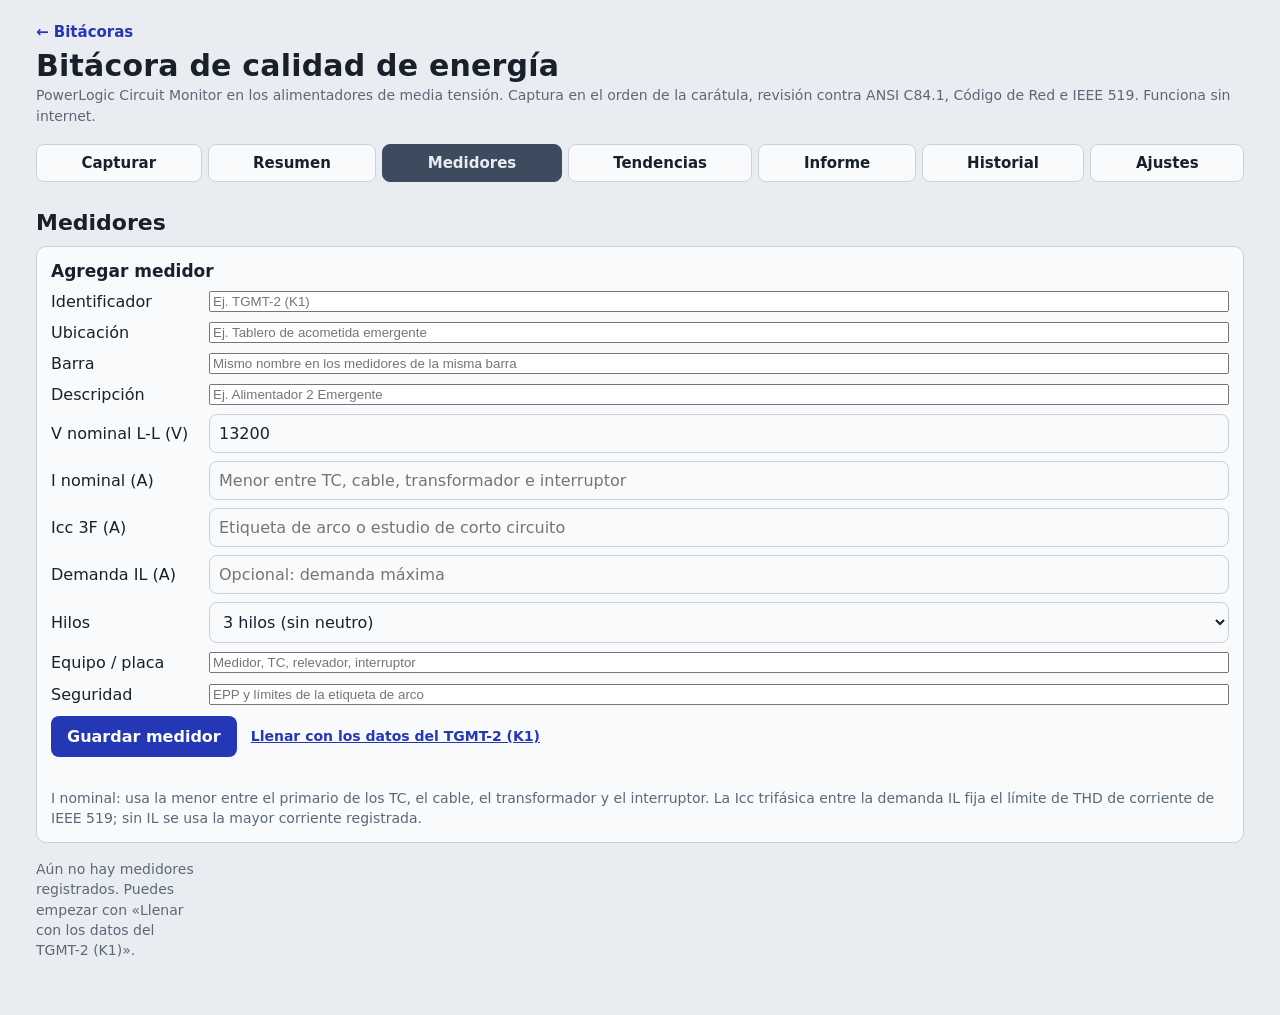
<file: calidad.html>
<!doctype html>
<html lang="es">
<head>
<meta charset="utf-8">
<meta name="viewport" content="width=device-width, initial-scale=1, viewport-fit=cover">
<meta name="theme-color" content="#23484b">
<title>Bitácora de calidad de energía</title>
<link rel="manifest" href="manifest.webmanifest">
<link rel="icon" href="icons/icon-192.png">
<link rel="apple-touch-icon" href="icons/apple-touch-icon.png">
<link rel="stylesheet" href="comun.css">
<style>
/* Carátula del PowerLogic Circuit Monitor: marco gris oscuro y pantallas verdes. Colores fijos, como el equipo. */
.cm{background:#3b4046;color:#e8ecef;border:1px solid #23272b;border-radius:12px;padding:12px;margin:12px 0}
.cmh{display:flex;justify-content:space-between;align-items:center;gap:8px;margin-bottom:10px}
.sqd{display:inline-flex;align-items:center;gap:6px;background:#111;border-radius:4px;padding:3px 8px;font:700 12px var(--fb);letter-spacing:.5px}
.sqd b{border:1.5px solid #e5c100;color:#e5c100;padding:0 3px;font-size:11px;line-height:1.2}
.cmh .pl{font:700 15px var(--fb);text-align:right;line-height:1.1}
.cmh .pl span{display:block;font:500 12px var(--fb);opacity:.8}
.pants{display:grid;gap:10px;grid-template-columns:repeat(auto-fill,minmax(250px,1fr))}
.cml{background:#b9e35a;color:#1c2a06;border:3px solid #1d2125;border-radius:6px;padding:8px 10px 10px;font:600 15px ui-monospace,"Cascadia Mono","Roboto Mono",Menlo,Consolas,monospace}
.cml .tt{letter-spacing:.04em;margin-bottom:4px;display:flex;justify-content:space-between;gap:6px}
.cml .tt span{font:500 11px var(--fb);opacity:.75}
.cml .ln{display:grid;grid-template-columns:minmax(0,1fr) 112px 46px;align-items:center;gap:4px;margin:3px 0}
.cml .ln.fp{grid-template-columns:minmax(0,1fr) 84px 74px}
.cml input,.cml select{font:600 16px ui-monospace,"Cascadia Mono","Roboto Mono",Menlo,Consolas,monospace;color:#1c2a06;background:rgba(255,255,255,.35);border:1px solid #7fa62c;border-radius:5px;padding:4px 6px;width:100%;text-align:right;min-width:0;font-variant-numeric:tabular-nums}
.cml select{text-align:left;padding:4px 2px}
.cml input.mal{background:#ffd9c7;border-color:#b4390f}
.cml input:focus-visible,.cml select:focus-visible{outline:2px solid #1c2a06;outline-offset:1px}
.cml .u{font-size:13px}
.cmhint{font-size:12px;opacity:.8;margin-top:8px}
.chk.warn{background:var(--warnbg);border-color:transparent}
.chk b{text-align:right}
.pill.warn{background:var(--warnbg);color:var(--ink)}
.pill.na{background:var(--line);color:var(--ink)}
.seg{border-left:4px solid var(--bad)}
.eqlist .unit{display:flex;flex-direction:column;gap:4px}
.unit ul{margin:4px 0 0;padding-left:18px;font-size:14px}
.formg{display:grid;grid-template-columns:150px minmax(0,1fr);gap:8px;align-items:center}
.formg input,.formg select{width:100%;min-width:0}
.rev{margin:6px 0 0;padding-left:18px;font-size:14px}
@media (max-width:480px){.formg{grid-template-columns:minmax(0,1fr);gap:4px}.formg label{margin-top:6px;font-size:14px;color:var(--muted)}}
</style>
</head>
<body>
<div class="wrap">
<header>
  <a href="index.html" class="homelink noprint">← Bitácoras</a>
  <h1>Bitácora de calidad de energía</h1>
  <div class="sub">PowerLogic Circuit Monitor en los alimentadores de media tensión. Captura en el orden de la carátula, revisión contra ANSI C84.1, Código de Red e IEEE 519. Funciona sin internet.</div>
</header>
<nav role="tablist">
  <button role="tab" data-tab="cap" aria-selected="true">Capturar</button>
  <button role="tab" data-tab="res" aria-selected="false">Resumen</button>
  <button role="tab" data-tab="equ" aria-selected="false">Medidores</button>
  <button role="tab" data-tab="ten" aria-selected="false">Tendencias</button>
  <button role="tab" data-tab="inf" aria-selected="false">Informe</button>
  <button role="tab" data-tab="his" aria-selected="false">Historial</button>
  <button role="tab" data-tab="cfg" aria-selected="false">Ajustes</button>
</nav>
<div id="storeNote" class="note hidden"></div>
<div id="bakWarn" class="note hidden"></div>
<button type="button" id="syncBar" class="sync-bar noprint hidden"></button>

<section id="cap" class="on">
  <h2>Nueva lectura</h2>
  <div id="noEq" class="card hidden"><p style="margin:0">Primero da de alta tus medidores en la pestaña <b>Medidores</b>.</p></div>
  <div id="capBody">
  <!-- En PC: carátula a la izquierda; revisión, foto y guardar a la derecha -->
  <div class="cap2"><div class="cap-izq">
  <div class="card">
    <div class="formg">
      <label for="eqSel">Medidor</label><select id="eqSel"></select>
      <label for="ts">Fecha y hora</label><input type="datetime-local" id="ts">
    </div>
    <div class="muted" id="eqInfo" style="margin-top:6px"></div>
  </div>
  <div id="segNote" class="note seg hidden" role="note"></div>
  <div id="draftNote" class="note hidden"></div>

  <div class="cm">
    <div class="cmh"><span class="sqd"><b>D</b>SQUARE D</span><div class="pl">PowerLogic<span>circuit monitor</span></div></div>
    <div class="pants" id="pants"></div>
    <div class="cmhint">Recorre las pantallas con ▲▼ y copia cada valor. Puedes escribir decimales con coma, como en la carátula (0,989). Deja en blanco lo que no leíste.</div>
  </div>
  </div><div class="cap-der">
  <div class="card">
    <h3 style="margin-top:0">Revisión <span id="capEst"></span></h3>
    <div class="checks" id="checks"></div>
    <div id="revCap"></div>
  </div>
  <div class="card">
    <h3 style="margin-top:0">Foto de evidencia (opcional)</h3>
    <div class="row">
      <label class="btn sec filebtn">Tomar foto<input type="file" id="photoCam" accept="image/*" capture="environment"></label>
      <label class="btn sec filebtn">Elegir de galería<input type="file" id="photoGal" accept="image/*"></label>
    </div>
    <div class="status" id="photoStatus"></div>
    <img id="preview" class="thumb hidden" alt="Foto de la carátula">
    <button class="linkbtn hidden" id="photoDel">Quitar foto</button>
    <h3>Nota (opcional)</h3>
    <textarea id="nota" placeholder="Ej. comparado con el Alimentador 1, ruido en la celda, etiqueta dañada"></textarea>
    <div class="row" style="margin-top:10px">
      <button class="btn" id="saveBtn">Guardar lectura</button>
      <button class="btn sec" id="clearBtn">Limpiar</button>
    </div>
    <div class="status" id="saveStatus"></div>
  </div>
  </div></div>
  </div>
</section>

<section id="res">
  <h2>Resumen</h2>
  <div id="resBarra"></div>
  <p class="muted">Última lectura de cada medidor.</p>
  <div class="units eqlist" id="resList"></div>
</section>

<section id="equ">
  <h2>Medidores</h2>
  <div class="card">
    <h3 style="margin-top:0" id="eqFormTitle">Agregar medidor</h3>
    <div class="formg">
      <label for="fTag">Identificador</label><input class="plain" id="fTag" placeholder="Ej. TGMT-2 (K1)">
      <label for="fUbic">Ubicación</label><input class="plain" id="fUbic" placeholder="Ej. Tablero de acometida emergente">
      <label for="fBarra">Barra</label><input class="plain" id="fBarra" list="barras" placeholder="Mismo nombre en los medidores de la misma barra">
      <label for="fDesc">Descripción</label><input class="plain" id="fDesc" placeholder="Ej. Alimentador 2 Emergente">
      <label for="fVn">V nominal L-L (V)</label><input class="plain" id="fVn" type="number" inputmode="numeric" value="13200">
      <label for="fIn">I nominal (A)</label><input class="plain" id="fIn" type="number" inputmode="decimal" placeholder="Menor entre TC, cable, transformador e interruptor">
      <label for="fIcc">Icc 3F (A)</label><input class="plain" id="fIcc" type="number" inputmode="decimal" placeholder="Etiqueta de arco o estudio de corto circuito">
      <label for="fIl">Demanda IL (A)</label><input class="plain" id="fIl" type="number" inputmode="decimal" placeholder="Opcional: demanda máxima">
      <label for="fHilos">Hilos</label><select id="fHilos"><option value="3">3 hilos (sin neutro)</option><option value="4">4 hilos</option></select>
      <label for="fEquipo">Equipo / placa</label><input class="plain" id="fEquipo" placeholder="Medidor, TC, relevador, interruptor">
      <label for="fSeg">Seguridad</label><input class="plain" id="fSeg" placeholder="EPP y límites de la etiqueta de arco">
    </div>
    <div class="row" style="margin-top:10px">
      <button class="btn" id="eqSave">Guardar medidor</button>
      <button class="btn sec hidden" id="eqCancel">Cancelar edición</button>
      <button class="linkbtn" id="eqTgmt" type="button">Llenar con los datos del TGMT-2 (K1)</button>
    </div>
    <div class="status" id="eqStatus"></div>
    <p class="muted" style="margin-bottom:0">I nominal: usa la menor entre el primario de los TC, el cable, el transformador y el interruptor. La Icc trifásica entre la demanda IL fija el límite de THD de corriente de IEEE 519; sin IL se usa la mayor corriente registrada.</p>
  </div>
  <datalist id="barras"></datalist>
  <div class="units eqlist" id="eqList"></div>
</section>

<section id="ten">
  <h2>Tendencias</h2>
  <div class="row">
    <select id="tenEq" aria-label="Medidor"></select>
    <select id="metric" aria-label="Variable a graficar"></select>
  </div>
  <div class="row per" id="tenPer" role="group" aria-label="Periodo">
    <button data-d="7">7 días</button><button data-d="30">30 días</button><button data-d="90">90 días</button><button data-d="0">Todo</button>
  </div>
  <div class="card"><div id="chartBox"></div><div class="legend" id="legend"></div>
    <div class="muted" id="tenNota" style="font-size:13px;margin-top:6px"></div></div>
</section>

<section id="inf">
  <h2 class="noprint">Informe rápido</h2>
  <div class="card noprint">
    <div class="cfg">
      <label for="repSitio">Sitio</label><input class="plain" id="repSitio" placeholder="Ej. Data center, subestación">
      <label for="repElab">Elaboró</label><input class="plain" id="repElab" placeholder="Nombre y puesto">
      <label for="repRevi">Revisó</label><input class="plain" id="repRevi" placeholder="Nombre y puesto">
      <label for="repDesde">Desde</label><input class="plain" type="date" id="repDesde">
      <label for="repHasta">Hasta</label><input class="plain" type="date" id="repHasta">
    </div>
    <div class="row" style="margin-top:8px;gap:6px" id="repRapido">
      <button class="btn sec" data-dias="1">Último día</button><button class="btn sec" data-dias="7">7 días</button><button class="btn sec" data-dias="30">30 días</button><button class="btn sec" data-dias="0">Sin fechas</button>
    </div>
    <div class="muted" style="margin-top:6px;font-size:13px">Un solo día: informe de esa ronda. Un intervalo agrega el comportamiento del periodo (mínimos, máximos, energía consumida y hallazgos). Sin fechas: la última lectura de cada medidor.</div>
    <div class="row" style="margin-top:10px;gap:16px">
      <label><input type="checkbox" id="repFotos" checked> Incluir fotos</label>
      <label><input type="checkbox" id="repNotas" checked> Incluir notas</label>
      <label><input type="checkbox" id="repAnexo"> Anexo con los datos capturados</label>
    </div>
    <div class="row" style="margin-top:12px"><button class="btn" id="repGen">Generar informe</button></div>
    <div class="row hidden" id="repAcc" style="margin-top:10px">
      <button class="btn sec" id="repPrint">Imprimir / PDF</button>
      <button class="btn sec" id="repHtml">Descargar HTML</button>
      <button class="btn sec" id="repShare">Compartir resumen</button>
      <button class="btn sec" id="repCopy">Copiar resumen</button>
    </div>
    <div class="status" id="repStatus"></div>
  </div>
  <div id="rep"></div>
</section>

<section id="his">
  <h2>Historial</h2>
  <div class="row">
    <select id="hisEq" aria-label="Filtrar por medidor"></select>
    <button class="btn sec" id="csvBtn">Exportar a Excel (CSV)</button>
  </div>
  <div class="card tbl-wrap"><table id="hisTbl"></table></div>
</section>

<section id="cfg">
  <h2>Límites</h2>
  <div class="card">
    <p class="muted" style="margin-top:0">Para 13.2 y 13.8 kV la tensión usa la tabla de ANSI C84.1; los porcentajes de rango A y B aplican a otros nominales.</p>
    <div class="cfg" id="cfgForm"></div>
    <div class="row" style="margin-top:12px"><button class="btn" id="cfgSave">Guardar límites</button><button class="btn sec" id="cfgDef">Valores recomendados</button></div>
    <div class="status" id="cfgStatus"></div>
  </div>
  <h2>Compartir con el equipo</h2>
  <div class="card" id="syncCard"></div>
  <h2>Respaldo</h2>
  <div class="card">
    <p class="muted" style="margin-top:0">Los datos viven solo en este navegador. Descarga un respaldo cada semana. Las fotos no se incluyen.</p>
    <div class="row">
      <button class="btn" id="bakBtn">Descargar respaldo</button>
      <label class="btn sec filebtn">Restaurar respaldo<input type="file" id="restore" accept=".json,application/json"></label>
    </div>
    <div class="status" id="bakStatus"></div>
    <p class="muted" id="lastBak"></p>
    <p class="muted" id="usage"></p>
  </div>
  <h2>Criterios</h2>
  <div class="card tbl-wrap" id="criterios"></div>
</section>
</div>
<dialog id="dlg"><img id="dlgImg" alt="Foto de evidencia"><div class="row" style="justify-content:flex-end;margin-top:8px"><button class="btn sec" id="dlgClose">Cerrar</button></div></dialog>

<script src="comun.js"></script>
<script>
(() => {
const {$, esc, num, pct, fx, fdate, isoLocal, stamp, download, descargarCSV, estado} = Comun;

/* ================= pantallas del Circuit Monitor, en el orden de la carátula ================= */
const PANT = [
  {t:"RESUMEN 3Φ", c:[["res_v","Voltaje","V"],["res_i","Intensidad","A"],["res_kw","Potencia","kW"]]},
  {t:"INTENSIDAD", c:[["iR","R","A"],["iS","S","A"],["iT","T","A"]]},
  {t:"INTENSIDAD", s:"neutro", c:[["iN","N","A"]]},
  {t:"TENSION L-L", c:[["vRS","R-S","V"],["vST","S-T","V"],["vTR","T-R","V"]]},
  {t:"TENSION L-N", c:[["vR","R","V"],["vS","S","V"],["vT","T","V"]]},
  {t:"3Φ POTENCIA", c:[["kw","Activa","kW"],["kvar","Reactiva","kVAR"],["kva","Aparente","kVA"]]},
  {t:"3Φ FACTOR DE POT", fp:true, c:[["fpR","FP Real"],["fpD","FP Despl"]]},
  {t:"FRECUENCIA", c:[["hz","Frecuenc.","Hz"]]},
  {t:"THD EN TENSION L-N", c:[["thvR","R","%"],["thvS","S","%"],["thvT","T","%"]]},
  {t:"THD EN TENSION L-L", c:[["thvRS","R-S","%"],["thvST","S-T","%"],["thvTR","T-R","%"]]},
  {t:"THD AMPS", c:[["thiR","R","%"],["thiS","S","%"],["thiT","T","%"]]},
  {t:"FACTOR K", s:"la carátula muestra «%»", c:[["kR","R",""],["kS","S",""],["kT","T",""]]},
  {t:"3Φ ENERGIA TOTAL", s:"contadores", c:[["eP","Real","MWH"],["eQ","Reac","MVARH"],["eS","Apar","MVAH"]]}
];
const CAMPOS = PANT.flatMap(p => p.c.map(c => c[0]));
const NOMBRE = Object.fromEntries(PANT.flatMap(p => p.c.map(([k, n, u]) => [k, `${p.t.replace("3Φ ", "")} ${n}${u ? " (" + u + ")" : ""}`])));
/* La carátula usa coma decimal (0,989) y en energía punto (203.604): se aceptan las dos. */
const numc = s => { if (s === null || s === undefined) return null; const t = String(s).trim().replace(/\s/g, "").replace(",", "."); return t === "" ? null : num(t); };

/* ================= límites ================= */
const DEFAULTS = {aMin:-2.5, aMax:5, bMin:-5, bMax:5.8, desV:2, desVBad:3, despN:3, despNBad:10, desI:10, desIBad:20, iMin:10, carga:80, cargaBad:100,
  hzMin:59.8, hzMax:60.2, hzMinBad:59.5, hzMaxBad:60.5, fp:0.95, fpBad:0.90, thdVWarn:4, thdV:5, thdIWarnPct:80, kWarn:4, tolV:1, tolI:3, tolP:3, tolFP:0.02, tolCmp:1.5, cmpMin:30};
const CFG_FIELDS = [
  ["aMin","Tensión rango A, mínimo (%)",0.1],["aMax","Tensión rango A, máximo (%)",0.1],["bMin","Tensión rango B, mínimo (%)",0.1],["bMax","Tensión rango B, máximo (%)",0.1],
  ["desV","Desbalance de tensión: Vigilar (%)",0.1],["desVBad","Desbalance de tensión: Crítico (%)",0.1],
  ["despN","Desplazamiento de neutro: Vigilar (%)",0.5],["despNBad","Desplazamiento de neutro: Crítico (%)",0.5],
  ["desI","Desbalance de corriente: Vigilar (%)",1],["desIBad","Desbalance de corriente: Crítico (%)",1],["iMin","Evaluar desbalance de corriente desde (A)",1],
  ["carga","Carga: Vigilar (% de I nominal)",5],["cargaBad","Carga: Crítico (% de I nominal)",5],
  ["hzMin","Frecuencia mínima normal (Hz)",0.1],["hzMax","Frecuencia máxima normal (Hz)",0.1],["hzMinBad","Frecuencia mínima, Crítico (Hz)",0.1],["hzMaxBad","Frecuencia máxima, Crítico (Hz)",0.1],
  ["fp","FP: Vigilar abajo de",0.01],["fpBad","FP: Crítico abajo de",0.01],
  ["thdVWarn","THD de tensión: Vigilar arriba de (%)",0.5],["thdV","THD de tensión: Crítico arriba de (%)",0.5],["thdIWarnPct","THD de corriente: Vigilar desde (% del límite)",5],
  ["kWarn","Factor K: Vigilar arriba de",0.5],
  ["tolV","Revisión de captura: tolerancia de voltaje (%)",0.5],["tolI","Revisión de captura: tolerancia de corriente (%)",0.5],["tolP","Revisión de captura: tolerancia de potencia (%)",0.5],["tolFP","Revisión de captura: tolerancia de FP",0.01],
  ["tolCmp","Comparación de barra: diferencia máxima entre medidores (%)",0.5],["cmpMin","Comparación de barra: lecturas con diferencia de hasta (minutos)",5]];
/* ANSI C84.1, tabla 1 (tensión de servicio): rangos A y B en volts de los nominales de media tensión comunes en México */
const ANSI = {13200:{a0:12870, a1:13860, b0:12540, b1:13970}, 13800:{a0:13460, a1:14490, b0:13110, b1:14520}};
const rango = vn => ANSI[vn] || {a0:vn*(1+P.aMin/100), a1:vn*(1+P.aMax/100), b0:vn*(1+P.bMin/100), b1:vn*(1+P.bMax/100)};
/* límite de THD de corriente según Isc/IL (IEEE 519-2014, tabla 2, 120 V – 69 kV) */
const limTHDI = r => !r ? 5 : r < 20 ? 5 : r < 50 ? 8 : r < 100 ? 12 : r < 1000 ? 15 : 20;
/* Datos del levantamiento del tablero de acometida emergente (unifilar, placa del interruptor y etiquetas de arco del 19/10/2018). */
const TGMT2 = {tag:"TGMT-2 (K1)", ubic:"Tablero de acometida emergente", barra:"Barra 13.8 kV emergente", desc:"Alimentador 2 Emergente", vn:13200, in:300, icc:3533, il:null, hilos:3,
  equipo:"Circuit Monitor CM 3350 · TC 300:5 A · relevador Siemens 7SJ6225 · interruptor 3AH3165-2 (2004): 15 kV, 1250 A, 31.5 kA 3 s, BIL 95 kV · barra 8BK20 13.2 kV 3F 3H",
  seg:"13,200 VAC · riesgo de arco, no quitar tapas · EPP categoría 3, mínimo 25 cal/cm² (17 cal/cm² a 91 cm) · límite de arco 344 cm · guantes clase 2 · límite permitido 150 cm, restringido 70 cm · falla a tierra 1739 A · estudio NFPA 70E del 19/10/2018"};

let P = {...DEFAULTS}, equipos = [], lecturas = [];
let selEq = null, draft = null, tenDias = 30;

/* ================= almacenamiento ================= */
const LS = "bitacora-calidad-v1", LSD = LS + "-borrador";
let lsOk = true;
function load(){
  try{ const o = JSON.parse(localStorage.getItem(LS) || "{}"); equipos = o.equipos || []; lecturas = o.lecturas || []; P = {...DEFAULTS, ...(o.cfg || {})}; }
  catch{ lsOk = false; }
  sortL();
}
/* Todo cambio de medidores, límites o lecturas pasa por aquí, así que también invalida los cálculos guardados. */
function persist(){ calcCache = new WeakMap(); idx = null; try{ localStorage.setItem(LS, JSON.stringify({equipos, lecturas, cfg:P})); return true; }catch{ return false; } }
const sortL = () => { idx = null; calcCache = new WeakMap(); return lecturas.sort((a, b) => b.ts.localeCompare(a.ts) || String(b.id).localeCompare(String(a.id))); };
const eqById = id => equipos.find(e => e.id === id) || null;
const eqName = e => e ? `${e.tag}${e.desc ? " · " + e.desc : ""}` : "(medidor borrado)";
const sortedEq = () => [...equipos].sort((a, b) => a.tag.localeCompare(b.tag, "es", {numeric:true}));
const ultimas = filtro => { const m = new Map(); for (const r of lecturas) if (!m.has(r.eq) && (!filtro || filtro(r))) m.set(r.eq, r); return m; };
const fotos = Comun.fotosDB("bitacora-calidad-fotos");

/* ================= evaluación ================= */
const NIVEL = {na:0, ok:1, warn:2, bad:3}, TXT = {ok:"Normal", warn:"Vigilar", bad:"Crítico", na:"Sin datos"};
const peor = (a, b) => NIVEL[b] > NIVEL[a] ? b : a;
const avg = a => { const b = a.filter(x => x !== null && isFinite(x)); return b.length ? b.reduce((s, x) => s + x, 0) / b.length : null; };
const desb = a => { if (a.some(x => x === null)) return null; const m = avg(a); return m ? Math.max(...a.map(x => Math.abs(x - m))) / m : null; };
const pctS = (x, d=1) => x === null || !isFinite(x) ? "—" : (x > 0 ? "+" : "") + (x*100).toFixed(d) + " %";
const R3 = Math.sqrt(3);
/* Índice por medidor: sus lecturas de la más reciente a la más vieja (con la hora en ms) y su mayor corriente.
   Sin él, cada lectura recorría todas las demás tres veces y el Historial tardaba segundos con unos miles de lecturas.
   Se rehace cuando cambian las lecturas (sortL y persist lo limpian). */
let idx = null;
const iDe = v => avg([numc(v?.iR), numc(v?.iS), numc(v?.iT)]) ?? numc(v?.res_i);
function indice(){
  if (idx) return idx;
  const porEq = new Map(), maxI = new Map();
  for (const r of lecturas){
    let a = porEq.get(r.eq); if (!a) porEq.set(r.eq, a = []);
    a.push({r, t:+new Date(r.ts)});
    const i = iDe(r.v); if (i !== null) maxI.set(r.eq, Math.max(maxI.get(r.eq) ?? 0, i));
  }
  return idx = {porEq, maxI};
}
/* Primer índice de a (ordenado de más reciente a más vieja) con f(x) verdadero; f debe pasar de falso a verdadero una sola vez. */
const buscar = (a, f) => { let lo = 0, hi = a.length; while (lo < hi){ const m = (lo + hi) >> 1; if (f(a[m])) hi = m; else lo = m + 1; } return lo; };
/* Lectura anterior del mismo medidor con contador de energía (para el consumo entre capturas). */
function anteriorE(eq, ts){
  const a = indice().porEq.get(eq) || [];
  for (let i = buscar(a, x => x.r.ts < ts); i < a.length; i++) if (numc(a[i].r.v?.eP) !== null) return a[i].r;
  return null;
}
/* Isc/IL: Icc trifásica entre la demanda IL; sin IL, la mayor corriente registrada (o la de esta lectura). */
function razonIsc(e, iAhora){
  if (!e?.icc) return null;
  const il = e.il || Math.max(iAhora ?? 0, indice().maxI.get(e.id) ?? 0, 0);
  return il > 0 ? {r:e.icc / il, il, est:!e.il} : null;
}
/* Tensión residual V0 (secuencia cero) con las seis tensiones: ubica el punto de referencia de los TP (tierra) dentro del
   triángulo de tensiones L-L y lo compara con el centro del triángulo. Con L-L parejas, V0 es lo que separa las tres L-N. */
function v0De(LL, LN){
  if ([...LL, ...LN].some(x => x === null || !(x > 0))) return null;
  const [RS, ST, TR] = LL, [VR, VS, VT] = LN;
  const x = (RS*RS + TR*TR - ST*ST) / (2*RS), y2 = TR*TR - x*x; if (y2 <= 0) return null;
  const Rp = [0, 0], Sp = [RS, 0], Tp = [x, Math.sqrt(y2)], G = [(RS + x)/3, Tp[1]/3];
  const dist = (p, q) => Math.hypot(p[0]-q[0], p[1]-q[1]);
  const a = (VR*VR - VS*VS + RS*RS) / (2*RS), h = Math.sqrt(Math.max(VR*VR - a*a, 0));
  const Pt = [[a, h], [a, -h]].reduce((m, q) => Math.abs(dist(q, Tp) - VT) < Math.abs(dist(m, Tp) - VT) ? q : m);
  const err = Math.abs(dist(Pt, Tp) - VT), D = [Pt[0]-G[0], Pt[1]-G[1]], v0 = Math.hypot(D[0], D[1]), vf = (dist(G, Rp) + dist(G, Sp) + dist(G, Tp))/3;
  const ang = q => { const u = [q[0]-G[0], q[1]-G[1]]; return Math.acos(Math.max(-1, Math.min(1, (u[0]*D[0] + u[1]*D[1]) / (Math.hypot(u[0], u[1]) * (v0 || 1))))); };
  const angs = [Rp, Sp, Tp].map(ang), hacia = v0 ? ["R","S","T"][angs.indexOf(Math.min(...angs))] : null;
  return {v0, pct:v0/vf, vf, err, errPct:err/vf, hacia};
}
/* Comparación de barra: los medidores de la misma barra están en el mismo punto eléctrico, así que sus tensiones contra
   tierra deben coincidir. Se usa la lectura de cada uno más cercana en el tiempo (dentro de cmpMin minutos). */
const mismaBarra = (a, b) => a?.barra && b?.barra && a.barra.trim().toLowerCase() === b.barra.trim().toLowerCase();
const lnDe = v => ["vR","vS","vT"].map(k => numc(v?.[k])), llDe = v => ["vRS","vST","vTR"].map(k => numc(v?.[k]));
function compararBarra(m, ts, LN, LL){
  if (!m?.barra || LN.some(x => x === null)) return null;
  const otros = equipos.filter(o => o.id !== m.id && mismaBarra(o, m)); if (!otros.length) return null;
  const t = +new Date(ts), ven = P.cmpMin*60000, lst = [];
  for (const o of otros){
    // solo las lecturas de ese medidor dentro de la ventana (búsqueda binaria por hora), y de ellas la más cercana
    const a = indice().porEq.get(o.id) || []; let r = null, dMin = Infinity;
    for (let i = buscar(a, x => x.t <= t + ven); i < a.length && a[i].t >= t - ven; i++){
      const d = Math.abs(a[i].t - t);
      if (d < dMin && lnDe(a[i].r.v).every(x => x !== null)){ dMin = d; r = a[i].r; }
    }
    if (r) lst.push({e:o, ln:lnDe(r.v), ll:llDe(r.v), ts:r.ts});
  }
  const nombres = l => l.map(x => x.e.tag).join(", ");
  if (!lst.length) return {e:"na", g:"Comparación de barra", v:"sin lecturas cercanas", t:`Sin lecturas de ${otros.map(o => o.tag).join(", ")} (misma barra) en ±${P.cmpMin} min: captúralos en la misma ronda para comparar.`};
  const mi = [{e:m, ln:LN, ll:LL, yo:true}, ...lst], tol = P.tolCmp/100;
  const medF = (k, j) => { const v = mi.map(x => x[k][j]).filter(x => x !== null).sort((a, b) => a - b); const n = v.length; return n ? (n % 2 ? v[n>>1] : (v[n/2-1] + v[n/2])/2) : null; };
  const mLN = [0,1,2].map(j => medF("ln", j)), mLL = [0,1,2].map(j => medF("ll", j));
  const dev = (x, k, md) => Math.max(...x[k].map((v, j) => v !== null && md[j] ? Math.abs(v/md[j] - 1) : 0));
  mi.forEach(x => { x.d = dev(x, "ln", mLN); x.dll = dev(x, "ll", mLL); });
  const yo = mi[0], dMax = Math.max(...mi.map(x => x.d)), causas = x => `terminal VN suelta, aterrizamiento del neutro o fusibles de sus TP${x.dll > tol ? "; también difiere en L-L: revisar la relación de TP y la configuración del medidor" : ""}`;
  if (mi.length === 2){
    if (dMax <= tol) return {e:"ok", g:"Comparación de barra", v:`coincide con ${nombres(lst)}`, t:`Las tensiones L-N coinciden con ${nombres(lst)} (diferencia máxima ${fx(dMax*100,1)} %). Si hay desplazamiento de neutro, es real: viene de la barra o de la red, no de la medición. Un tercer medidor de la barra lo confirma.`};
    return {e:"warn", g:"Comparación de barra", v:`no coincide con ${nombres(lst)}`, t:`Las tensiones L-N no coinciden con ${nombres(lst)} (diferencia de hasta ${fx(dMax*100,1)} %), y en la misma barra deben ser iguales: uno de los dos tiene un problema de medición. Captura un tercer medidor de la barra para saber cuál.`};
  }
  const raros = mi.filter(x => x.d > tol);
  if (!raros.length) return {e:"ok", g:"Comparación de barra", v:`coincide con ${lst.length} medidores`, t:`Las tensiones L-N coinciden con ${nombres(lst)} (diferencia máxima ${fx(dMax*100,1)} %). Cualquier desplazamiento de neutro es real: aparece igual en los ${mi.length} medidores de la barra, así que viene de la barra o de la red (CFE), no de la medición.`};
  if (raros.includes(yo)) return {e:"warn", g:"Comparación de barra", v:`no coincide (${fx(yo.d*100,1)} %)`, t:`${m.tag} no coincide con ${nombres(lst)}: sus tensiones L-N difieren hasta ${fx(yo.d*100,1)} % de las de la barra. Como están en el mismo punto eléctrico, es un problema de la medición de ${m.tag} (${causas(yo)}); su desplazamiento de neutro no es real.`};
  return {e:"ok", g:"Comparación de barra", v:`coincide; ${nombres(raros)} no`, t:`${m.tag} coincide con la mayoría de la barra. ${nombres(raros)} no coincide (hasta ${fx(Math.max(...raros.map(x => x.d))*100,1)} %): revisar su medición.`};
}
let calcCache = new WeakMap();
function calc(r){
  let x = calcCache.get(r);
  if (!x){ x = evaluar(r.v || {}, eqById(r.eq), anteriorE(r.eq, r.ts), r.ts); if (r.id) calcCache.set(r, x); }
  return x;
}
/* Devuelve {est, it:[{e, g, v, t}], rev:[texto], c:{valores calculados}}. g/v: renglón corto de la revisión; t: hallazgo completo. */
function evaluar(V, m, prev, ts){
  const g = k => numc(V[k]);
  const it = [], rev = []; let est = "na";
  const add = (e, grp, val, t) => { it.push({e, g:grp, v:val, t}); est = peor(est, e); };
  const vLLs = [g("vRS"), g("vST"), g("vTR")], vLNs = [g("vR"), g("vS"), g("vT")], is = [g("iR"), g("iS"), g("iT")];
  const vLL = avg(vLLs) ?? g("res_v"), iProm = avg(is) ?? g("res_i");
  const c = {vLL, vLLs, vLNs, is, iProm, desV:desb(vLLs), desI:null, despN:null, carga:null, thdV:null, thdI:null, k:null,
    kw:g("kw") ?? g("res_kw"), kvar:g("kvar"), kva:g("kva"), fp:g("fpR"), ade:V.fpRt === "Ade", hz:g("hz"), mwhDia:null, kwProm:null, fpE:null, lim:null};
  if (!m) return {est, it, rev, c, ok:true};
  // tensión contra ANSI C84.1
  if (vLL !== null && m.vn){
    const rg = rango(m.vn);
    const lista = [["R-S", vLLs[0]], ["S-T", vLLs[1]], ["T-R", vLLs[2]]].filter(p => p[1] !== null);
    const dv = (lista.length ? lista : [["Resumen", vLL]]).map(([n, v]) => [n, v, v/m.vn - 1]);
    const lejos = dv.reduce((a, b) => Math.abs(b[2]) > Math.abs(a[2]) ? b : a);
    const fB = dv.filter(([, v]) => v < rg.b0 || v > rg.b1), fA = dv.filter(([, v]) => v < rg.a0 || v > rg.a1);
    const txt = l => l.map(([n, v, d]) => `${n} ${fx(v,0)} V (${pctS(d)})`).join(", ");
    if (fB.length) add("bad", "Tensión L-L", `${txt(fB)}`, `Tensión ${txt(fB)}: fuera del rango B de ANSI C84.1 (${fx(rg.b0,0)}–${fx(rg.b1,0)} V).`);
    else if (fA.length) add("warn", "Tensión L-L", `${txt(fA)}`, `Tensión ${txt(fA)}: fuera del rango A de ANSI C84.1 (${fx(rg.a0,0)}–${fx(rg.a1,0)} V).`);
    else add("ok", "Tensión L-L", `${fx(vLL,0)} V (${pctS(vLL/m.vn - 1)})`, `Tensión L-L ${fx(vLL,0)} V promedio (${pctS(vLL/m.vn - 1)} de ${fx(m.vn,0)} V); la más alejada, ${lejos[0]} ${pctS(lejos[2])}.`);
  }
  if (c.desV !== null){
    const e = c.desV*100 > P.desVBad ? "bad" : c.desV*100 > P.desV ? "warn" : "ok";
    add(e, "Desbalance de tensión", `${fx(c.desV*100,2)} %`, `Desbalance de tensión L-L ${fx(c.desV*100,2)} %${e === "ok" ? "" : ` (límite ${e === "bad" ? P.desVBad : P.desV} %)`}.`);
  }
  // desplazamiento de neutro: cada L-N contra promedio L-L ÷ √3
  if (vLNs.every(x => x !== null) && vLL){
    const ref = vLL / R3, ds = vLNs.map(v => v/ref - 1), z = v0De(vLLs, vLNs);
    // con las seis tensiones, V0 (exacto); si falta alguna L-L, la mayor desviación de una fase
    c.despN = z ? z.pct : Math.max(...ds.map(Math.abs)); c.v0 = z?.v0 ?? null; c.hacia = z?.hacia ?? null;
    if (z && z.errPct > 0.03) rev.push(`Las tensiones L-L y L-N no forman un sistema consistente (no cierran por ${fx(z.err,0)} V): alguna lectura está mal o las L-N no se miden contra el mismo punto.`);
    const e = c.despN*100 > P.despNBad ? "bad" : c.despN*100 > P.despN ? "warn" : "ok";
    const det = ["R","S","T"].map((f, j) => `${f} ${fx(vLNs[j],0)} V (${pctS(ds[j])})`).join(", ");
    let t = `Tensión L-N pareja: ${det}, contra ${fx(ref,0)} V esperados.`;
    if (e !== "ok"){
      const llOk = c.desV === null || c.desV*100 <= P.desV;
      const thLN = avg([g("thvR"), g("thvS"), g("thvT")]), thLL = avg([g("thvRS"), g("thvST"), g("thvTR")]);
      t = `Desplazamiento de neutro ${fx(c.despN*100,1)} %${z ? ` (tensión residual V0 ${fx(z.v0,0)} V, 3V0 ${fx(3*z.v0,0)} V; el neutro se corre hacia ${z.hacia})` : ""}: ${det}, contra ${fx(ref,0)} V esperados${llOk ? ", con la tensión L-L balanceada" : ""}. Comparar con otro alimentador de la misma barra: si solo aparece en este, revisar TP, fusibles y conexiones de su medición; si aparece en todos, revisar aislamiento y fugas a tierra (cables, terminales, apartarrayos) y la tensión residual (3V0) del relevador.`
        + (thLN !== null && thLL !== null && thLN > thLL * 1.3 ? ` El THD L-N (${fx(thLN,1)} %) es mayor que el L-L (${fx(thLL,1)} %): hay componente de secuencia cero.` : "");
    }
    add(e, "Desplazamiento de neutro", `${fx(c.despN*100,1)} %${z?.hacia && e !== "ok" ? ` hacia ${z.hacia}` : ""}`, t);
    const cmp = compararBarra(m, ts, vLNs, vLLs); if (cmp){ it.push(cmp); est = peor(est, cmp.e === "na" ? "na" : cmp.e); }
  }
  // corriente
  if (is.every(x => x !== null) && iProm > P.iMin){
    c.desI = desb(is);
    const e = c.desI*100 > P.desIBad ? "bad" : c.desI*100 > P.desI ? "warn" : "ok";
    add(e, "Desbalance de corriente", `${fx(c.desI*100,1)} %`, `Corriente R ${fx(is[0],0)} A, S ${fx(is[1],0)} A, T ${fx(is[2],0)} A: desbalance ${fx(c.desI*100,1)} %${e === "ok" ? "" : ` (límite ${e === "bad" ? P.desIBad : P.desI} %)`}.`);
  }
  if (m.in && iProm !== null){
    const iMax = Math.max(...is.filter(x => x !== null), iProm); c.carga = iMax / m.in;
    const e = c.carga*100 > P.cargaBad ? "bad" : c.carga*100 > P.carga ? "warn" : "ok";
    add(e, "Carga", `${fx(c.carga*100,0)} % de ${fx(m.in,0)} A`, `Carga ${fx(c.carga*100,0)} % de ${fx(m.in,0)} A nominales (fase más cargada ${fx(iMax,0)} A).`);
  }
  if (m.hilos === 4 && g("iN") !== null && iProm){
    const rn = g("iN") / iProm;
    add(rn > 0.5 ? "warn" : "ok", "Neutro", `${fx(g("iN"),0)} A (${fx(rn*100,0)} %)`, `Corriente de neutro ${fx(g("iN"),0)} A, ${fx(rn*100,0)} % del promedio de fases${rn > 0.5 ? " (cargas no lineales o desbalance)" : ""}.`);
  }
  // frecuencia
  if (c.hz !== null){
    const e = c.hz < P.hzMinBad || c.hz > P.hzMaxBad ? "bad" : c.hz < P.hzMin || c.hz > P.hzMax ? "warn" : "ok";
    add(e, "Frecuencia", `${fx(c.hz,2)} Hz`, `Frecuencia ${fx(c.hz,2)} Hz${e === "ok" ? "" : ` (rango normal ${fx(P.hzMin,1)}–${fx(P.hzMax,1)} Hz)`}.`);
  }
  // factor de potencia
  if (c.fp !== null){
    let e = c.fp < P.fpBad ? "bad" : c.fp < P.fp ? "warn" : "ok";
    if (c.ade && e === "ok" && c.fp < 0.99) e = "warn";
    add(e, "Factor de potencia", `${fx(c.fp,3)} ${c.ade ? "Ade" : "Ret"}`, `FP real ${fx(c.fp,3)} ${c.ade ? "adelantado" : "atrasado"}${g("fpD") !== null ? ` (desplazamiento ${fx(g("fpD"),3)})` : ""}${c.fp < P.fp ? `: menor de ${fx(c.fp < P.fpBad ? P.fpBad : P.fp,2)}` : ""}${c.ade ? ". Adelantado: revisar bancos de capacitores o filtros conectados con poca carga" : ""}.`);
  }
  // armónicos
  const thv = [g("thvR"), g("thvS"), g("thvT"), g("thvRS"), g("thvST"), g("thvTR")].filter(x => x !== null);
  if (thv.length){
    c.thdV = Math.max(...thv);
    const e = c.thdV > P.thdV ? "bad" : c.thdV > P.thdVWarn ? "warn" : "ok";
    add(e, "THD de tensión", `${fx(c.thdV,1)} % (límite ${fx(P.thdV,0)} %)`, `THD de tensión máximo ${fx(c.thdV,1)} % (límite IEEE 519 de 1 a 69 kV: ${fx(P.thdV,0)} %).`);
  }
  const thi = [g("thiR"), g("thiS"), g("thiT")].filter(x => x !== null);
  if (thi.length){
    c.thdI = Math.max(...thi);
    const rz = razonIsc(m, iProm), lim = c.lim = limTHDI(rz?.r);
    const e = c.thdI > lim ? "bad" : c.thdI > lim * P.thdIWarnPct/100 ? "warn" : "ok";
    add(e, "THD de corriente", `${fx(c.thdI,1)} % (límite ${fx(lim,0)} %)`, `THD de corriente máximo ${fx(c.thdI,1)} % (límite ${fx(lim,0)} %${rz ? ` con Isc/IL ${fx(rz.r,0)}: Icc ${fx(m.icc,0)} A ÷ ${fx(rz.il,0)} A${rz.est ? ", la mayor corriente registrada" : " de demanda"}` : ", el más estricto: sin Icc capturada"}).`);
  }
  const ks = [g("kR"), g("kS"), g("kT")].filter(x => x !== null);
  if (ks.length){
    c.k = Math.max(...ks);
    add(c.k > P.kWarn ? "warn" : "ok", "Factor K", fx(c.k,1), `Factor K máximo ${fx(c.k,1)}${c.k > P.kWarn ? `: arriba de ${P.kWarn}, revisar el factor K del transformador que alimenta` : " (carga prácticamente lineal)"}.`);
  }
  // energía: FP acumulado y consumo desde la captura anterior
  if (g("eP") !== null && g("eS")){
    c.fpE = g("eP") / g("eS");
    if (c.fpE > 1.001) rev.push(`Energía real ${fx(g("eP"),3)} MWh mayor que la aparente ${fx(g("eS"),3)} MVAh: no es posible.`);
    else add(c.fpE < P.fp ? "warn" : "ok", "FP acumulado", fx(c.fpE,3), `Energía acumulada ${fx(g("eP"),3)} MWh, ${fx(g("eQ"),3)} MVARh, ${fx(g("eS"),3)} MVAh: FP promedio de toda la vida del contador ${fx(c.fpE,3)}.`);
  }
  if (g("eP") !== null && prev && ts){
    const dE = g("eP") - numc(prev.v.eP), h = (new Date(ts) - new Date(prev.ts)) / 3600000;
    if (dE < 0) rev.push(`La energía real bajó de ${fx(numc(prev.v.eP),3)} a ${fx(g("eP"),3)} MWh desde el ${fdate(prev.ts)}: contador reiniciado o error de captura.`);
    else if (h >= 1){
      c.kwProm = dE*1000/h; c.mwhDia = dE/h*24;
      add("ok", "Consumo", `${fx(c.mwhDia,2)} MWh/día`, `Consumo desde el ${fdate(prev.ts)}: ${fx(dE,3)} MWh en ${fx(h,1)} h = ${fx(c.mwhDia,2)} MWh/día, ${fx(c.kwProm,0)} kW promedio${c.kw !== null ? ` (ahora ${fx(c.kw,0)} kW)` : ""}.`);
      if (c.kw !== null && c.kwProm > 0 && Math.abs(c.kw/c.kwProm - 1) > 0.5) rev.push(`La potencia de ahora (${fx(c.kw,0)} kW) difiere más de 50 % del promedio desde la captura anterior (${fx(c.kwProm,0)} kW).`);
    }
  }
  // revisión cruzada de la captura: errores de dedo o pantallas leídas con la carga cambiando
  const chk = (a, b, tol, txt) => { if (a !== null && b !== null && b !== 0 && Math.abs(a/b - 1)*100 > tol) rev.push(txt(a/b - 1)); };
  if (avg(vLLs) !== null) chk(g("res_v"), avg(vLLs), P.tolV, d => `Voltaje del Resumen ${fx(g("res_v"),0)} V contra promedio L-L ${fx(avg(vLLs),0)} V (${pctS(d)}).`);
  if (avg(is) !== null) chk(g("res_i"), avg(is), P.tolI, d => `Intensidad del Resumen ${fx(g("res_i"),0)} A contra promedio de fases ${fx(avg(is),1)} A (${pctS(d)}).`);
  chk(g("res_kw"), g("kw"), P.tolP, d => `Potencia del Resumen ${fx(g("res_kw"),0)} kW contra 3Φ Potencia ${fx(g("kw"),0)} kW (${pctS(d)}).`);
  if (g("kw") !== null && g("kvar") !== null) chk(g("kva"), Math.hypot(g("kw"), g("kvar")), P.tolP, d => `kVA ${fx(g("kva"),0)} contra √(kW² + kVAR²) = ${fx(Math.hypot(g("kw"), g("kvar")),0)} (${pctS(d)}).`);
  if (vLL && iProm) chk(g("kva"), R3*vLL*iProm/1000, P.tolP + 2, d => `kVA ${fx(g("kva"),0)} contra √3 × V × I = ${fx(R3*vLL*iProm/1000,0)} (${pctS(d)}).`);
  if (g("kw") !== null && g("kva") && c.fp !== null && Math.abs(g("kw")/g("kva") - c.fp) > P.tolFP) rev.push(`FP real ${fx(c.fp,3)} contra kW ÷ kVA = ${fx(g("kw")/g("kva"),3)}.`);
  return {est, it, rev, c, ok:est !== "warn" && est !== "bad"};
}
const hallazgos = x => x.it.filter(i => i.e === "warn" || i.e === "bad").sort((a, b) => NIVEL[b.e] - NIVEL[a.e]);
const pill = est => `<span class="pill ${est}">${TXT[est]}</span>`;

/* ================= pestañas ================= */
function prepInforme(){
  if ($("#repDesde").dataset.elegido || !lecturas.length) return;
  $("#repDesde").value = $("#repHasta").value = diaDe(lecturas[0].ts);
}
const tabs = Comun.pestanas({res:renderResumen, equ:renderEquipos, ten:renderChart, inf:prepInforme, his:renderHis, cfg:renderUsage});

/* ================= captura ================= */
function newDraft(){ draft = {v:{fpRt:"Ret", fpDt:"Ret"}}; }
function renderEqSel(){
  const has = equipos.length > 0;
  $("#noEq").classList.toggle("hidden", has); $("#capBody").classList.toggle("hidden", !has);
  const list = sortedEq();
  if (!list.find(e => e.id === selEq)) selEq = list[0]?.id || null;
  $("#eqSel").innerHTML = list.map(e => `<option value="${esc(e.id)}">${esc(eqName(e))}</option>`).join("");
  if (selEq) $("#eqSel").value = selEq;
  const e = eqById(selEq);
  $("#eqInfo").textContent = e ? [e.ubic, e.barra, `${fx(e.vn,0)} V nominal`, `${e.hilos} hilos`, e.in ? `${fx(e.in,0)} A nominales` : "", e.icc ? `Icc ${fx(e.icc,0)} A` : ""].filter(Boolean).join(" · ") : "";
  $("#segNote").classList.toggle("hidden", !e?.seg);
  $("#segNote").innerHTML = e?.seg ? `<b>⚠ Seguridad:</b> ${esc(e.seg)}` : "";
}
$("#eqSel").onchange = () => { selEq = $("#eqSel").value; renderEqSel(); renderChecks(); saveDraft(); };
function renderPants(){
  $("#pants").innerHTML = PANT.map(p => `<div class="cml"><div class="tt">${p.t}${p.s ? `<span>${p.s}</span>` : ""}</div>${p.c.map(([k, n, u]) => p.fp
    ? `<label class="ln fp"><span>${n}</span><input inputmode="decimal" autocomplete="off" enterkeyhint="next" data-c="${k}" aria-label="${p.t} ${n}"><select data-c="${k}t" aria-label="${n}: atrasado o adelantado"><option>Ret</option><option>Ade</option></select></label>`
    : `<label class="ln"><span>${n}</span><input inputmode="decimal" autocomplete="off" enterkeyhint="next" data-c="${k}" aria-label="${p.t} ${n}"><span class="u">${u}</span></label>`).join("")}</div>`).join("");
}
const campos = () => [...document.querySelectorAll("#pants [data-c]")];
function fillCap(){ campos().forEach(x => { x.value = draft.v[x.dataset.c] ?? (x.tagName === "SELECT" ? "Ret" : ""); }); marcarMal(); }
function marcarMal(){ document.querySelectorAll("#pants input").forEach(x => x.classList.toggle("mal", x.value.trim() !== "" && numc(x.value) === null)); }
$("#pants").addEventListener("input", ev => {
  const x = ev.target.closest("[data-c]"); if (!x) return;
  draft.v[x.dataset.c] = x.value.trim(); marcarMal(); renderChecks(); saveDraft();
});
$("#pants").addEventListener("keydown", ev => {
  if (ev.key !== "Enter" || ev.target.tagName !== "INPUT") return;
  ev.preventDefault(); const ins = [...document.querySelectorAll("#pants input")], i = ins.indexOf(ev.target);
  if (ins[i+1]) ins[i+1].focus(); else ev.target.blur();
});
/* El borrador guarda los valores como texto (con la coma); al guardar la lectura se convierten a número. */
const valoresDraft = () => Object.fromEntries(Object.entries(draft.v).map(([k, v]) => [k, k.endsWith("t") ? v : numc(v)]).filter(([k, v]) => v !== null && v !== ""));
function renderChecks(){
  const e = eqById(selEq);
  if (!e){ $("#checks").innerHTML = ""; $("#revCap").innerHTML = ""; $("#capEst").innerHTML = ""; return; }
  const ts = hora.valor() ? new Date(hora.valor()).toISOString() : new Date().toISOString();
  const x = evaluar(valoresDraft(), e, anteriorE(e.id, ts), ts);
  $("#capEst").innerHTML = x.it.length ? pill(x.est) : "";
  $("#checks").innerHTML = x.it.length ? x.it.map(i => `<div class="chk ${i.e}" title="${esc(i.t)}"><span>${esc(i.g)}</span><b>${esc(i.v)}</b></div>`).join("")
    : `<p class="muted" style="margin:0">Captura valores para ver la revisión.</p>`;
  const h = hallazgos(x);
  $("#revCap").innerHTML = (h.length ? `<h3>Hallazgos</h3><ul class="rev">${h.map(i => `<li>${esc(i.t)}</li>`).join("")}</ul>` : "")
    + (x.rev.length ? `<h3>Revisión de captura</h3><p class="muted" style="margin:0">No cambia el estado: puede ser un error de dedo o pantallas leídas con la carga cambiando.</p><ul class="rev">${x.rev.map(t => `<li>${esc(t)}</li>`).join("")}</ul>` : "");
}
function saveDraft(){ try{ localStorage.setItem(LSD, JSON.stringify({eq:selEq, v:draft.v, nota:$("#nota").value, tsMan:hora.valor(), foto:!!foto.blob})); }catch{} }
async function loadDraft(){
  try{
    const d = JSON.parse(localStorage.getItem(LSD) || "null"); if (!d) return false;
    if (d.eq) selEq = d.eq; newDraft(); draft.v = {...draft.v, ...(d.v || {})};
    $("#nota").value = d.nota || ""; hora.poner(d.tsMan || "");
    if (d.foto) await foto.restore();
    if (Object.entries(d.v || {}).some(([k, v]) => !k.endsWith("t") && v !== "") || d.foto) Comun.avisoBorrador();
    return true;
  }catch{ return false; }
}
$("#nota").oninput = saveDraft;
const hora = Comun.horaCaptura(() => { saveDraft(); renderChecks(); });

/* ================= fotos ================= */
const foto = Comun.capturaFoto({fotos, maxLado:1600, calidad:0.75, onChange:saveDraft,
  heic:"Formato HEIC no compatible. Cambia la cámara a JPG o elige otra foto."});

function clearForm(){ newDraft(); fillCap(); $("#nota").value = ""; hora.reiniciar(); foto.clear(); try{ localStorage.removeItem(LSD); }catch{} }
$("#clearBtn").onclick = () => { clearForm(); renderChecks(); $("#saveStatus").textContent = ""; };
$("#saveBtn").onclick = async () => {
  const st = $("#saveStatus"); estado(st, "");
  if (foto.pending){ st.textContent = "Esperando a que termine la foto…"; await foto.pending; }
  const e = eqById(selEq); if (!e){ estado(st, "Elige un medidor.", true); return; }
  const malos = Object.entries(draft.v).filter(([k, v]) => !k.endsWith("t") && v !== "" && v !== undefined && numc(v) === null).map(([k]) => NOMBRE[k] || k);
  if (malos.length){ estado(st, `Revisa ${malos.length === 1 ? "el campo" : "los campos"} con texto que no es número: ${malos.join(", ")}.`, true); return; }
  const v = valoresDraft();
  if (!CAMPOS.some(k => v[k] !== undefined)){ estado(st, "No hay valores capturados.", true); return; }
  const h = hora.leer(); if (!h) return;
  const x = evaluar(v, e, anteriorE(e.id, h.ts), h.ts);
  if (x.rev.length && !confirm(`La captura tiene ${x.rev.length} diferencia(s) entre pantallas:\n\n${x.rev.join("\n")}\n\n¿Guardar de todos modos?`)) return;
  $("#saveBtn").disabled = true;
  const id = Comun.nuevoId("r");
  const r = {id, eq:selEq, ts:h.ts, guardado:h.guardado, ...(h.manual ? {tsManual:true} : {}), v, nota:$("#nota").value.trim(), foto:false, autor:sync.autor()};
  const gf = await foto.guardar(id); r.foto = gf.ok;
  lecturas.push(r); sortL();
  if (!persist()){ lecturas = lecturas.filter(q => q.id !== id); if (r.foto) fotos.del(id); estado(st, "No se pudo guardar: almacenamiento lleno o bloqueado. Descarga un respaldo.", true); $("#saveBtn").disabled = false; return; }
  estado(st, `${eqName(e)} guardado${gf.msg}: ${TXT[calc(r).est]}.`, gf.msg.startsWith("."));
  sync.sincronizar();
  const list = sortedEq(); const i = list.findIndex(q => q.id === selEq);
  clearForm(); if (i >= 0 && i < list.length - 1) selEq = list[i+1].id;
  renderAll(); renderChecks();
  if (i === list.length - 1) bak.ronda(st);
  $("#saveBtn").disabled = false; window.scrollTo({top:0, behavior:"smooth"});
};

/* ================= medidores ================= */
let editId = null;
const F_EQ = [["fTag","tag","t"],["fUbic","ubic","t"],["fBarra","barra","t"],["fDesc","desc","t"],["fVn","vn","n"],["fIn","in","n"],["fIcc","icc","n"],["fIl","il","n"],["fHilos","hilos","n"],["fEquipo","equipo","t"],["fSeg","seg","t"]];
function renderEquipos(){
  const L = sortedEq();
  $("#barras").innerHTML = [...new Set(equipos.map(e => e.barra).filter(Boolean))].map(b => `<option value="${esc(b)}">`).join("");
  if (!L.length){ $("#eqList").innerHTML = `<p class="muted">Aún no hay medidores registrados. Puedes empezar con «Llenar con los datos del TGMT-2 (K1)».</p>`; return; }
  const ult = ultimas();
  $("#eqList").innerHTML = L.map(e => `<div class="unit"><span class="n">${esc(e.tag)}</span>
      <div class="muted">${esc([e.ubic, e.barra, e.desc].filter(Boolean).join(" · "))}</div>
      <div>${fx(e.vn,0)} V · ${e.hilos} hilos${e.in ? ` · ${fx(e.in,0)} A` : ""}${e.icc ? ` · Icc ${fx(e.icc,0)} A` : ""}${e.il ? ` · IL ${fx(e.il,0)} A` : ""}</div>
      ${e.equipo ? `<div class="muted">${esc(e.equipo)}</div>` : ""}
      ${e.seg ? `<div class="muted">⚠ ${esc(e.seg)}</div>` : ""}
      <div class="muted">${ult.has(e.id) ? "Última lectura: " + fdate(ult.get(e.id).ts) : "Sin lecturas"}</div>
      <div class="row"><button class="linkbtn" data-ed="${esc(e.id)}">Editar</button><button class="linkbtn" data-del="${esc(e.id)}" style="color:var(--bad)">Borrar</button></div></div>`).join("");
}
function llenarForm(d){ for (const [id, k] of F_EQ) $("#" + id).value = d[k] ?? (k === "hilos" ? "3" : ""); }
$("#eqList").addEventListener("click", ev => {
  const b = ev.target.closest("button"); if (!b) return;
  const e = eqById(b.dataset.ed || b.dataset.del); if (!e) return;
  if (b.dataset.ed){
    editId = e.id; llenarForm(e);
    $("#eqFormTitle").textContent = "Editar medidor"; $("#eqCancel").classList.remove("hidden"); window.scrollTo({top:0, behavior:"smooth"});
  } else {
    const n = lecturas.filter(r => r.eq === e.id).length;
    if (!confirm(`¿Borrar ${e.tag}${n ? ` y sus ${n} lectura(s)` : ""}? No se puede deshacer.`)) return;
    lecturas.filter(r => r.eq === e.id).forEach(r => { sync.borrada(r); if (r.foto) fotos.del(r.id); });
    sync.equipoBorrado(e);
    lecturas = lecturas.filter(r => r.eq !== e.id); equipos = equipos.filter(q => q.id !== e.id); persist(); renderAll(); sync.sincronizar();
  }
});
function resetEqForm(){ editId = null; llenarForm({vn:13200, hilos:3}); $("#eqFormTitle").textContent = "Agregar medidor"; $("#eqCancel").classList.add("hidden"); }
$("#eqCancel").onclick = resetEqForm;
$("#eqTgmt").onclick = () => { llenarForm(TGMT2); estado($("#eqStatus"), "Datos del TGMT-2 (K1) cargados en el formulario. Revísalos y toca «Guardar medidor»."); };
$("#eqSave").onclick = () => {
  const st = $("#eqStatus"); estado(st, "");
  const d = {};
  for (const [id, k, t] of F_EQ){ const s = $("#" + id).value.trim(); d[k] = t === "n" ? num(s) : s; }
  if (!d.tag || !d.vn){ estado(st, "El identificador y la tensión nominal son obligatorios.", true); return; }
  if (equipos.some(e => e.tag.toLowerCase() === d.tag.toLowerCase() && e.id !== editId)){ estado(st, "Ya existe un medidor con ese identificador.", true); return; }
  d.hilos = d.hilos === 4 ? 4 : 3;
  if (editId){ Object.assign(eqById(editId), d, {upd:Date.now()}); st.textContent = "Medidor actualizado."; }
  else { const e = {id:Comun.nuevoId("e"), ...d, upd:Date.now()}; equipos.push(e); if (!selEq) selEq = e.id; st.textContent = `${d.tag} agregado.`; }
  persist(); resetEqForm(); renderAll(); renderChecks(); sync.sincronizar();
};

/* ================= resumen ================= */
/* Tabla de la comparación por barra con la última lectura de cada medidor (u, mapa medidor → lectura). */
function tablaBarras(u, rep){
  const grupos = new Map();
  sortedEq().filter(e => e.barra && u.get(e.id)).forEach(e => { const k = e.barra.trim().toLowerCase(); (grupos.get(k) || grupos.set(k, []).get(k)).push(e); });
  return [...grupos.values()].filter(g => g.length > 1).map(g => {
    const ts = g.map(e => +new Date(u.get(e.id).ts)), sep = (Math.max(...ts) - Math.min(...ts)) / 60000;
    const filas = g.map(e => { const r = u.get(e.id), x = calc(r), c = x.c, cmp = x.it.find(i => i.g === "Comparación de barra");
      const mal = cmp?.e === "warn", cel = v => `<td${mal ? (rep ? ' class="mal"' : ' style="color:var(--bad);font-weight:600"') : ""}>${v}</td>`;
      return `<tr><td><b>${esc(e.tag)}</b></td><td>${fdate(r.ts)}</td>${lnDe(r.v).map(v => cel(fx(v,0))).join("")}<td>${c.despN !== null ? fx(c.despN*100,1) + " %" + (c.hacia ? " → " + c.hacia : "") : "—"}</td><td style="white-space:normal">${cmp ? esc(cmp.v) : "—"}</td></tr>`; }).join("");
    return `<div class="${rep ? "bloque" : "card tbl-wrap"}"><${rep ? "h2" : "h3"} style="margin-top:0">Comparación por barra: ${esc(g[0].barra)}</${rep ? "h2" : "h3"}>
      <table><tr><th>Medidor</th><th>Lectura</th><th>R-N</th><th>S-N</th><th>T-N</th><th>Despl. N (V0)</th><th>Comparación</th></tr>${filas}</table>
      <div style="font-size:12px;${rep ? "color:#6a7784" : ""}" class="${rep ? "" : "muted"}">En la misma barra, las tensiones contra tierra deben coincidir (±${P.tolCmp} %). Si el desplazamiento aparece igual en todos, es real (viene de la barra o de la red); si solo en uno, es de su medición.${sep > P.cmpMin ? ` <b>Ojo:</b> las últimas lecturas tienen ${fx(sep,0)} min de diferencia; captura los medidores en la misma ronda.` : ""}</div></div>`;
  }).join("");
}
function renderResumen(){
  $("#resBarra").innerHTML = tablaBarras(ultimas(), false);
  const L = sortedEq();
  if (!L.length){ $("#resList").innerHTML = `<p class="muted">Sin medidores registrados.</p>`; return; }
  const ult = ultimas();
  $("#resList").innerHTML = L.map(e => {
    const r = ult.get(e.id);
    if (!r) return `<div class="unit"><span class="n">${esc(e.tag)}</span><div class="muted">${esc(e.desc || "")}</div><div class="muted">Sin lecturas</div></div>`;
    const x = calc(r), c = x.c, h = hallazgos(x);
    return `<div class="unit"><div class="row" style="justify-content:space-between"><span class="n">${esc(e.tag)}</span>${pill(x.est)}</div>
      <div class="muted">${esc(e.desc || "")} · ${fdate(r.ts)}${Comun.marcaHora(r)}</div>
      <div>${fx(c.vLL,0)} V (${pctS(c.vLL !== null ? c.vLL/e.vn - 1 : null)}) · ${fx(c.iProm,0)} A</div>
      <div>${fx(c.kw,0)} kW · FP ${fx(c.fp,3)} · ${fx(c.hz,2)} Hz</div>
      <div class="muted">THD V ${fx(c.thdV,1)} % · THD I ${fx(c.thdI,1)} %${c.despN !== null ? ` · despl. N ${fx(c.despN*100,1)} %` : ""}</div>
      ${h.length ? `<ul>${h.map(i => `<li>${esc(i.g)}: ${esc(i.v)}</li>`).join("")}</ul>` : ""}
      ${x.rev.length ? `<div class="muted">Revisar captura: ${x.rev.length} diferencia(s)</div>` : ""}</div>`;
  }).join("");
}

/* ================= tendencias ================= */
const COLORS = ["#3a56d4", "#c2410c", "#237a47", "#8b5cf6", "#0891b2"];
const METRICS = [
  ["vll","Tensión L-L por fase (V)"],["vln","Tensión L-N por fase (V)"],["despN","Desplazamiento de neutro (%)"],["desV","Desbalance de tensión (%)"],
  ["cur","Corrientes por fase (A)"],["pot","Potencia (kW, kVAR, kVA)"],["fp","Factor de potencia"],["hz","Frecuencia (Hz)"],
  ["thdv","THD de tensión, máximo (%)"],["thdi","THD de corriente, máximo (%)"],["k","Factor K, máximo"],["ener","Energía consumida (MWh/día)"]];
$("#metric").innerHTML = METRICS.map(([k, l]) => `<option value="${k}">${l}</option>`).join("");
$("#metric").onchange = renderChart; $("#tenEq").onchange = renderChart;
$("#tenPer").addEventListener("click", ev => { const b = ev.target.closest("[data-d]"); if (!b) return; tenDias = +b.dataset.d; renderChart(); });
Comun.visorFotos(fotos, $("#chartBox").parentNode);   // también las fotos de la tabla de la serie resaltada
function renderChart(){
  const sel = $("#tenEq"), cur = sel.value;
  sel.innerHTML = sortedEq().map(e => `<option value="${esc(e.id)}">${esc(eqName(e))}</option>`).join("");
  if ([...sel.options].some(o => o.value === cur)) sel.value = cur;
  [...$("#tenPer").children].forEach(b => b.setAttribute("aria-pressed", +b.dataset.d === tenDias));
  const e = eqById(sel.value), m = $("#metric").value;
  const desde = tenDias ? Date.now() - tenDias*86400000 : 0;
  const rs = lecturas.filter(r => r.eq === e?.id && +new Date(r.ts) >= desde).reverse();
  const series = []; let opts = {};
  const mk = (name, f, color, dash) => { const pts = rs.map(r => ({t:+new Date(r.ts), v:f(r), id:r.id, foto:r.foto})).filter(p => p.v !== null && p.v !== undefined && isFinite(p.v)); if (pts.length) series.push({name, pts, color, dash}); };
  const V = (r, k) => numc(r.v?.[k]);
  const fmtN = d => v => fx(v, d), fmtP = d => v => fx(v, d) + " %";
  let nota = "";
  if (m === "vll"){ ["vRS","vST","vTR"].forEach((k, i) => mk(["R-S","S-T","T-R"][i], r => V(r, k), COLORS[i])); const rg = e ? rango(e.vn) : null;
    opts = {banda:rg ? [rg.a0, rg.a1] : null, fuera:rg ? v => v < rg.a0 || v > rg.a1 : null, fmt:fmtN(0)}; nota = rg ? `Banda: rango A de ANSI C84.1 para ${fx(e.vn,0)} V (${fx(rg.a0,0)}–${fx(rg.a1,0)} V).` : ""; }
  if (m === "vln"){ ["vR","vS","vT"].forEach((k, i) => mk(["R","S","T"][i], r => V(r, k), COLORS[i])); mk("Esperada (L-L ÷ √3)", r => { const v = calc(r).c.vLL; return v ? v/R3 : null; }, "#6a7784", true); opts = {fmt:fmtN(0)}; }
  if (m === "despN"){ mk("Desplazamiento", r => calc(r).c.despN !== null ? calc(r).c.despN*100 : null, COLORS[1]); opts = {lim:P.despN, fuera:v => v > P.despN, fmt:fmtP(1), min0:true}; }
  if (m === "desV"){ mk("Desbalance", r => calc(r).c.desV !== null ? calc(r).c.desV*100 : null, COLORS[1]); opts = {lim:P.desV, fuera:v => v > P.desV, fmt:fmtP(2), min0:true}; }
  if (m === "cur"){ ["iR","iS","iT"].forEach((k, i) => mk(["R","S","T"][i], r => V(r, k), COLORS[i])); opts = {lim:e?.in ? e.in*P.carga/100 : null, fuera:e?.in ? v => v > e.in*P.carga/100 : null, fmt:fmtN(0), min0:true};
    nota = e?.in ? `Límite: ${P.carga} % de ${fx(e.in,0)} A nominales.` : "Captura la I nominal del medidor para ver el límite de carga."; }
  if (m === "pot"){ mk("kW", r => calc(r).c.kw, COLORS[0]); mk("kVAR", r => V(r, "kvar"), COLORS[1]); mk("kVA", r => V(r, "kva"), COLORS[2], true); opts = {fmt:fmtN(0), min0:true}; }
  if (m === "fp"){ mk("FP real", r => calc(r).c.fp, COLORS[0]); mk("FP acumulado (energía)", r => calc(r).c.fpE, COLORS[3], true); opts = {banda:[P.fp, 1], fuera:v => v < P.fp, fmt:fmtN(3)}; nota = `Banda: de ${fx(P.fp,2)} (mínimo del Código de Red) a 1.`; }
  if (m === "hz"){ mk("Frecuencia", r => calc(r).c.hz, COLORS[0]); opts = {banda:[P.hzMin, P.hzMax], fuera:v => v < P.hzMin || v > P.hzMax, fmt:fmtN(2)}; }
  if (m === "thdv"){ mk("THD V", r => calc(r).c.thdV, COLORS[0]); opts = {lim:P.thdV, fuera:v => v > P.thdV, fmt:fmtP(1), min0:true}; }
  if (m === "thdi"){ mk("THD I", r => calc(r).c.thdI, COLORS[1]); const lim = limTHDI(razonIsc(e)?.r); opts = {lim, fuera:v => v > lim, fmt:fmtP(1), min0:true}; nota = `Límite IEEE 519: ${lim} %${e?.icc ? "" : " (sin Icc del medidor se usa el más estricto)"}.`; }
  if (m === "k"){ mk("Factor K", r => calc(r).c.k, COLORS[3]); opts = {lim:P.kWarn, fuera:v => v > P.kWarn, fmt:fmtN(1), min0:true}; }
  if (m === "ener"){ mk("MWh/día", r => calc(r).c.mwhDia, COLORS[2]); opts = {fmt:fmtN(2), min0:true}; nota = "Consumo promedio entre cada captura y la anterior, con los contadores de 3Φ ENERGIA TOTAL."; }
  $("#tenNota").textContent = nota;
  if (!series.length){ $("#chartBox").innerHTML = `<p class="muted">Sin lecturas de esta variable${tenDias ? ` en los últimos ${tenDias} días` : ""}.</p>`; $("#legend").innerHTML = ""; return; }
  Comun.grafica(series, {...opts, label:METRICS.find(q => q[0] === m)[1]});
}

/* ================= historial ================= */
/* Historial por bloques: los más recientes primero y «Mostrar más» para el resto. */
let hisLim = Comun.PAGINA;
function renderHis(){
  const se = $("#hisEq"); const cur = se.value || "all";
  se.innerHTML = `<option value="all">Todos los medidores</option>` + sortedEq().map(e => `<option value="${esc(e.id)}">${esc(eqName(e))}</option>`).join("");
  se.value = [...se.options].some(o => o.value === cur) ? cur : "all";
  const rows = lecturas.filter(r => se.value === "all" || r.eq === se.value);
  const ver = rows.slice(0, hisLim);
  if (!rows.length){ $("#hisTbl").innerHTML = `<tr><td class="muted">Sin lecturas guardadas.</td></tr>`; Comun.verMas($("#hisTbl"), 0, 0); return; }
  $("#hisTbl").innerHTML = `<thead><tr><th>Fecha</th><th>Capturó</th><th>Medidor</th><th>V L-L</th><th>I prom</th><th>kW</th><th>FP</th><th>THD V</th><th>THD I</th><th>MWh/día</th><th>Estado</th><th>Foto</th><th></th></tr></thead><tbody>` +
    ver.map(r => { const x = calc(r), c = x.c, e = eqById(r.eq);
      return `<tr><td>${fdate(r.ts)}${Comun.marcaHora(r)}</td><td>${esc(r.autor || "—")}</td><td>${esc(e?.tag || "—")}</td><td>${fx(c.vLL,0)}</td><td>${fx(c.iProm,1)}</td><td>${fx(c.kw,0)}</td><td>${fx(c.fp,3)}</td><td>${fx(c.thdV,1)}</td><td>${fx(c.thdI,1)}</td><td>${fx(c.mwhDia,2)}</td>
      <td><span class="pill ${x.est}" title="${esc(hallazgos(x).map(i => i.t).concat(x.rev).join(" "))}">${TXT[x.est]}</span>${x.rev.length ? ` <span title="${esc(x.rev.join(" "))}">⚠</span>` : ""}</td>
      <td>${r.foto ? `<button class="linkbtn" data-foto="${esc(r.id)}">Ver</button>` : ""}</td>
      <td><button class="btn danger" data-del="${esc(r.id)}">Borrar</button></td></tr>`; }).join("") + `</tbody>`;
  Comun.verMas($("#hisTbl"), rows.length, ver.length, () => { hisLim += Comun.PAGINA; renderHis(); });
}
$("#hisTbl").addEventListener("click", async ev => {
  const b = ev.target.closest("[data-del]"); if (!b) return;
  if (!confirm("¿Borrar esta lectura? No se puede deshacer.")) return;
  sync.borrada(lecturas.find(q => q.id === b.dataset.del));
  lecturas = lecturas.filter(q => q.id !== b.dataset.del); persist(); await fotos.del(b.dataset.del); renderAll(); sync.sincronizar();
});
Comun.visorFotos(fotos, $("#hisTbl"));
$("#hisEq").onchange = () => { hisLim = Comun.PAGINA; renderHis(); };
/* Encabezados y renglones del CSV; también son el anexo de datos capturados del informe. */
function datosCSV(lista){
  const head = ["fecha","medidor","descripcion","v_nominal",...CAMPOS,"fp_real_ret_ade","fp_despl_ret_ade","v_ll_prom","desbalance_v","desplazamiento_n","i_prom","desbalance_i","carga","thd_v_max","thd_i_max","limite_thd_i","factor_k_max","fp_acumulado","mwh_dia","estado","hallazgos","revision_captura","nota","foto","capturo","hora_manual","guardado"];
  const filas = lista.map(r => { const x = calc(r), c = x.c, e = eqById(r.eq), v = r.v || {};
    return [isoLocal(new Date(r.ts)).replace("T"," "), e?.tag, e?.desc, e?.vn, ...CAMPOS.map(k => v[k]), v.fpRt, v.fpDt, c.vLL?.toFixed(0), c.desV?.toFixed(4), c.despN?.toFixed(4), c.iProm?.toFixed(1), c.desI?.toFixed(4), c.carga?.toFixed(4),
      c.thdV, c.thdI, c.lim, c.k, c.fpE?.toFixed(3), c.mwhDia?.toFixed(3), TXT[x.est], hallazgos(x).map(i => i.t).join(" "), x.rev.join(" "), r.nota, r.foto ? "sí" : "", r.autor, r.tsManual ? "sí" : "", r.guardado ? isoLocal(new Date(r.guardado)).replace("T"," ") : ""]; });
  return {head, filas};
}
$("#csvBtn").onclick = () => { const d = datosCSV([...lecturas].reverse()); descargarCSV(`lecturas_calidad_${stamp()}.csv`, d.head, d.filas); };
const ANEXO = {ident:["fecha","medidor"], cols:[...CAMPOS,"fp_real_ret_ade","fp_despl_ret_ade","nota","capturo","hora_manual","guardado"],
  etiquetas:{medidor:"Medidor",...NOMBRE,fp_real_ret_ade:"FP Real (ret/ade)",fp_despl_ret_ade:"FP Despl (ret/ade)",nota:"Nota",capturo:"Capturó",hora_manual:"Hora a mano",guardado:"Guardado",fecha:"Fecha"}};

/* ================= informe ================= */
const REP_CSS = `
.rep{background:#fff;color:#16202a;font:13px/1.45 system-ui,-apple-system,"Segoe UI",Roboto,Arial,sans-serif;border:1px solid #c9d2db;border-radius:8px;padding:18px}
.rep h1{font:700 22px/1.15 "Roboto Condensed","Arial Narrow",sans-serif;margin:0}
.rep h2{font:700 16px/1.2 system-ui,sans-serif;margin:18px 0 6px;padding-bottom:3px;border-bottom:2px solid #23484b;color:#23484b;break-after:avoid}
.rep .hd{display:flex;justify-content:space-between;gap:12px;flex-wrap:wrap;border-bottom:3px solid #16202a;padding-bottom:8px}
.rep .hd .m{text-align:right;color:#4a5866;font-size:12px}
.rep .est{display:inline-block;padding:3px 10px;border-radius:4px;font-weight:700;margin-top:6px}
.rep .ok{background:#dcf1e3;color:#1b6b3d}.rep .bad{background:#fbe3d8;color:#a3330b}.rep .warn{background:#fff2c2;color:#6b5200}.rep .na{background:#e3e7ec;color:#4a5866}
.rep .kpis{display:grid;grid-template-columns:repeat(auto-fit,minmax(140px,1fr));gap:8px}
.rep .kpi{border:1px solid #d7dee5;border-radius:6px;padding:8px}
.rep .kpi .l{font-size:11px;color:#4a5866;text-transform:uppercase;letter-spacing:.3px}
.rep .kpi .v{font:700 24px/1.1 "Roboto Condensed","Arial Narrow",sans-serif}
.rep table{border-collapse:collapse;width:100%;font-size:11.5px;font-variant-numeric:tabular-nums}
.rep th,.rep td{border-bottom:1px solid #e1e6eb;padding:5px 4px;text-align:left;vertical-align:top}
.rep th{background:#eef1f5;font-weight:600}
.rep .tw{overflow-x:auto}
.rep ul{margin:4px 0;padding-left:18px}
.rep .ley{display:flex;gap:12px;flex-wrap:wrap;font-size:11px;color:#4a5866;margin:4px 0}
.rep .ley i{display:inline-block;width:10px;height:10px;border-radius:2px;margin-right:4px;vertical-align:-1px}
.rep svg.chart{width:100%;height:auto;display:block}
.rep .fotos{display:grid;grid-template-columns:repeat(auto-fill,minmax(200px,1fr));gap:8px}
.rep figure{margin:0;border:1px solid #d7dee5;border-radius:6px;padding:4px;break-inside:avoid}
.rep figure img{width:100%;display:block;border-radius:4px}
.rep figcaption{font-size:11px;color:#4a5866;margin-top:3px}
.rep .firma{display:grid;grid-template-columns:1fr 1fr;gap:40px;margin-top:36px}
.rep .firma div{border-top:1px solid #16202a;padding-top:4px;text-align:center;font-size:12px}
.rep .pie{margin-top:14px;font-size:11px;color:#6a7784}
.rep tr{break-inside:avoid}
`;
Comun.cssInforme(REP_CSS);
const diaDe = ts => isoLocal(new Date(ts)).slice(0,10);
const fDia = dia => new Date(dia + "T12:00").toLocaleDateString("es-MX", {day:"2-digit", month:"2-digit", year:"2-digit"});
const enRango = (desde, hasta) => r => { const d = diaDe(r.ts); return (!desde || d >= desde) && (!hasta || d <= hasta); };
const stats = a => { const v = a.filter(x => x !== null && isFinite(x)); return v.length ? {min:Math.min(...v), max:Math.max(...v), prom:v.reduce((s, x) => s + x, 0)/v.length} : null; };
const mmm = (s, d, suf = "") => s ? `${fx(s.min,d)} / ${fx(s.prom,d)} / ${fx(s.max,d)}${suf}` : "—";

/* Comportamiento de un intervalo por medidor: mínimos, promedios y máximos, energía consumida y hallazgos que aparecieron. */
function comportamiento(lect, E){
  const texto = [], series = [];
  const filas = E.map((e, i) => {
    const rs = lect.filter(r => r.eq === e.id).sort((a, b) => a.ts.localeCompare(b.ts)); if (!rs.length) return "";
    const cs = rs.map(r => calc(r).c), rg = rango(e.vn);
    const v = stats(cs.map(c => c.vLL)), k = stats(cs.map(c => c.kw)), f = stats(cs.map(c => c.fp)), tv = stats(cs.map(c => c.thdV)), ti = stats(cs.map(c => c.thdI)), dn = stats(cs.map(c => c.despN !== null ? c.despN*100 : null));
    const ce = rs.filter(r => numc(r.v?.eP) !== null), dE = ce.length > 1 ? numc(ce[ce.length-1].v.eP) - numc(ce[0].v.eP) : null;
    const dias = ce.length > 1 ? (new Date(ce[ce.length-1].ts) - new Date(ce[0].ts)) / 86400000 : 0;
    const pts = rs.map((r, j) => ({t:+new Date(r.ts), v:cs[j].kw})).filter(p => p.v !== null);
    if (pts.length) series.push({name:e.tag, color:COLORS[i % COLORS.length], pts});
    texto.push(`${e.tag}: V ${mmm(v,0)} V, ${k ? `${fx(k.min,0)}–${fx(k.max,0)} kW` : "sin kW"}, FP mín ${f ? fx(f.min,3) : "—"}, THD V máx ${tv ? fx(tv.max,1) : "—"} %, THD I máx ${ti ? fx(ti.max,1) : "—"} %${dE !== null && dE >= 0 && dias > 0 ? `, ${fx(dE,3)} MWh (${fx(dE/dias,2)} MWh/día)` : ""}`);
    const td = (mal, txt) => `<td${mal ? ' class="mal"' : ""}>${txt}</td>`;
    return `<tr><td><b>${esc(e.tag)}</b><br><span style="color:#6a7784">${rs.length} lectura(s)</span></td>${td(v && (v.min < rg.a0 || v.max > rg.a1), mmm(v,0))}${td(dn && dn.max > P.despN, dn ? fx(dn.max,1) + " %" : "—")}<td>${mmm(k,0)}</td>${td(f && f.min < P.fp, f ? fx(f.min,3) : "—")}${td(tv && tv.max > P.thdVWarn, tv ? fx(tv.max,1) + " %" : "—")}${td(ti && ti.max > (cs.find(c => c.lim)?.lim ?? 5) * P.thdIWarnPct/100, ti ? fx(ti.max,1) + " %" : "—")}<td>${dE !== null && dE >= 0 && dias > 0 ? `${fx(dE,3)} MWh<br><span style="color:#6a7784">${fx(dE/dias,2)} MWh/día</span>` : "—"}</td></tr>`;
  }).join("");
  const graf = series.length && series.some(s => s.pts.length > 1) ? Comun.svgGrafica(series, {label:"Potencia activa por medidor (kW)", fmt:v => v.toFixed(0), min0:true, tema:{line:"#d7dee5", muted:"#6a7784", bad:"#a3330b"}}) : "";
  // hallazgos del periodo agrupados por medidor
  const porEq = new Map();
  for (const r of lect){
    const h = hallazgos(calc(r)); if (!h.length) continue;
    const e = eqById(r.eq); const key = e?.tag || "—"; if (!porEq.has(key)) porEq.set(key, {n:0, f:new Map()});
    const gq = porEq.get(key); gq.n++;
    for (const i of h){ const y = gq.f.get(i.g) || {n:0, ult:r.ts}; y.n++; if (r.ts > y.ult) y.ult = r.ts; gq.f.set(i.g, y); }
  }
  const hallP = [...porEq].map(([eq, gq]) => `<li><b>${esc(eq)}</b> (${gq.n} de ${lect.filter(r => eqById(r.eq)?.tag === eq).length} lecturas): ${[...gq.f].map(([f, y]) => `${esc(f)} ×${y.n}, última ${fDia(diaDe(y.ult))}`).join("; ")}</li>`).join("");
  texto.push(porEq.size ? `Lecturas con hallazgos: ${[...porEq.values()].reduce((s, gq) => s + gq.n, 0)} de ${lect.length}` : "Sin hallazgos en el periodo.");
  const nd = new Set(lect.map(r => diaDe(r.ts))).size;
  const html = `<div class="bloque"><h2>Comportamiento del periodo</h2>
    <div style="font-size:12px;color:#4a5866;margin-bottom:6px">${lect.length} lecturas en ${nd} día(s) con lecturas.</div>
    ${graf ? `<div class="ley">${series.map(s => `<span><i style="background:${s.color}"></i>${esc(s.name)}</span>`).join("")}</div>${graf}` : ""}
    <div class="tw"><table><tr><th>Medidor</th><th>V L-L mín / prom / máx</th><th>Despl. N máx.</th><th>kW mín / prom / máx</th><th>FP mín.</th><th>THD V máx.</th><th>THD I máx.</th><th>Energía</th></tr>${filas}</table></div></div>
    <h2>Hallazgos durante el periodo</h2>${hallP ? `<ul>${hallP}</ul>` : "<p>Ninguna lectura del periodo tuvo parámetros fuera de límite.</p>"}`;
  return {html, texto, n:lect.length, dias:nd};
}

async function generarInforme(){
  const incF = $("#repFotos").checked, incN = $("#repNotas").checked;
  const sitio = $("#repSitio").value.trim(), elab = $("#repElab").value.trim(), revi = $("#repRevi").value.trim();
  let desde = $("#repDesde").value, hasta = $("#repHasta").value;
  if (desde && hasta && desde > hasta) [desde, hasta] = [hasta, desde];
  const filtro = desde || hasta ? enRango(desde, hasta) : null;
  const unDia = !!desde && desde === hasta, multi = !!filtro && !unDia;
  const E = sortedEq(), ult = ultimas(filtro);
  const U = E.map(e => ({e, r:ult.get(e.id) || null})), con = U.filter(u => u.r);
  if (!con.length) return null;
  const enPeriodo = filtro ? lecturas.filter(r => filtro(r) && eqById(r.eq)) : con.map(u => u.r);
  const fechas = enPeriodo.map(r => +new Date(r.ts)), ahora = new Date();
  const periodo = `${fdate(Math.min(...fechas))} a ${fdate(Math.max(...fechas))}`;
  const comp = multi ? comportamiento(enPeriodo, E) : null;
  const hall = [], revs = [], sinLect = U.filter(u => !u.r).map(u => u.e.tag);
  let nBad = 0, nWarn = 0;
  for (const u of con){
    const x = calc(u.r); if (x.est === "bad") nBad++; else if (x.est === "warn") nWarn++;
    hallazgos(x).forEach(i => hall.push({eq:u.e.tag, e:i.e, t:i.t}));
    x.rev.forEach(t => revs.push({eq:u.e.tag, t}));
  }
  const estadoG = nBad ? {t:`${hall.length} hallazgo(s), ${nBad} medidor(es) en estado crítico`, c:"bad"} : hall.length ? {t:`${hall.length} hallazgo(s) para vigilar`, c:"warn"} : sinLect.length ? {t:"Sin hallazgos, con medidores sin lectura", c:"warn"} : {t:"Sin hallazgos", c:"ok"};
  const td = (mal, txt) => `<td${mal ? ' class="mal"' : ""}>${txt}</td>`;
  const filas = U.map(({e, r}) => {
    if (!r) return `<tr><td><b>${esc(e.tag)}</b><br><span style="color:#6a7784">${esc(e.desc || "")}</span></td><td colspan="9" style="color:#6a7784">Sin lectura</td></tr>`;
    const x = calc(r), c = x.c, mal = g => x.it.some(i => i.g === g && i.e !== "ok");
    return `<tr><td><b>${esc(e.tag)}</b><br><span style="color:#6a7784">${esc(e.desc || "")}</span></td><td>${fdate(r.ts)}${r.tsManual ? " ✎" : ""}</td>
      ${td(mal("Tensión L-L") || mal("Desbalance de tensión"), `${fx(c.vLL,0)} V<br><span style="color:#6a7784">${pctS(c.vLL !== null ? c.vLL/e.vn - 1 : null)} · desb. ${c.desV !== null ? fx(c.desV*100,2) + " %" : "—"}</span>`)}
      ${td(mal("Desplazamiento de neutro"), c.despN !== null ? fx(c.despN*100,1) + " %" : "—")}
      ${td(mal("Carga") || mal("Desbalance de corriente"), `${fx(c.iProm,1)} A${c.carga !== null ? `<br><span style="color:#6a7784">${fx(c.carga*100,0)} % de carga</span>` : ""}`)}
      <td>${fx(c.kw,0)} kW</td>${td(mal("Factor de potencia"), `${fx(c.fp,3)} ${c.ade ? "Ade" : "Ret"}`)}${td(mal("Frecuencia"), fx(c.hz,2))}
      ${td(mal("THD de tensión") || mal("THD de corriente"), `V ${fx(c.thdV,1)} %<br>I ${fx(c.thdI,1)} %${c.lim ? ` <span style="color:#6a7784">(lím. ${c.lim} %)</span>` : ""}`)}
      <td><span class="est ${x.est}" style="margin:0;padding:1px 6px">${TXT[x.est]}</span></td></tr>`;
  }).join("");
  const notas = incN ? (multi ? [...enPeriodo].reverse() : con.map(u => u.r)).filter(r => r.nota).map(r => `<li><b>${esc(eqById(r.eq)?.tag || "")}</b> (${fdate(r.ts)}): ${esc(r.nota)}</li>`).join("") : "";
  const fotosInf = incF ? await Comun.figurasInforme(fotos, con.filter(u => u.r.foto).map(u => ({id:u.r.id, alt:`Carátula ${u.e.tag}`, pie:`${u.e.tag}, ${fdate(u.r.ts)}`}))) : "";
  const html = `<div class="rep">
  <div class="hd"><div><h1>Informe de calidad de energía</h1><div>${sitio ? esc(sitio) + " · " : ""}Alimentadores de media tensión · PowerLogic Circuit Monitor</div><div class="est ${estadoG.c}">${estadoG.t}</div></div>
  <div class="m">Generado: ${fdate(ahora)}<br>Lecturas: ${periodo}${elab ? `<br>Elaboró: ${esc(elab)}` : ""}</div></div>
  <h2>${multi ? "Estado al cierre del periodo" : "Resumen"}</h2>${multi ? `<div style="font-size:12px;color:#4a5866;margin-bottom:6px">Con la última lectura de cada medidor dentro del periodo.</div>` : ""}
  <div class="kpis">
    <div class="kpi"><div class="l">Medidores con lectura</div><div class="v">${con.length} de ${E.length}</div></div>
    <div class="kpi"><div class="l">Críticos</div><div class="v">${nBad}</div></div>
    <div class="kpi"><div class="l">Para vigilar</div><div class="v">${nWarn}</div></div>
    <div class="kpi"><div class="l">Potencia total</div><div class="v">${fx(con.reduce((s, u) => s + (calc(u.r).c.kw || 0), 0),0)} kW</div></div>
  </div>
  <h2>Hallazgos</h2>
  ${hall.length ? `<ul>${hall.map(h => `<li><b>${esc(h.eq)}</b> <span class="est ${h.e}" style="margin:0;padding:0 5px;font-size:11px">${TXT[h.e]}</span>: ${esc(h.t)}</li>`).join("")}</ul>` : "<p>No se detectaron parámetros fuera de límite.</p>"}
  ${sinLect.length ? `<p style="color:#6b5200"><b>Sin lectura${unDia ? " ese día" : filtro ? " en el periodo" : ""}:</b> ${sinLect.map(esc).join(", ")}.</p>` : ""}
  ${revs.length ? `<p style="color:#6b5200"><b>Revisión de captura</b> (diferencias entre pantallas, no cambian el estado): ${revs.map(x => `${esc(x.eq)}: ${esc(x.t)}`).join(" ")}</p>` : ""}
  <div class="bloque"><h2>Detalle por medidor</h2><div class="tw"><table><tr><th>Medidor</th><th>Lectura</th><th>Tensión L-L</th><th>Despl. N</th><th>Corriente</th><th>Potencia</th><th>FP</th><th>Hz</th><th>THD</th><th>Estado</th></tr>${filas}</table></div>
  <div style="font-size:11px;color:#6a7784;margin-top:4px">Tensión: promedio L-L y diferencia contra el nominal. Despl. N: mayor diferencia de las tensiones L-N contra L-L ÷ √3. THD: máximos por fase. En rojo, los valores fuera de límite.${con.some(u => u.r.tsManual) ? " ✎: hora de la lectura corregida a mano." : ""}</div></div>
  ${tablaBarras(ult, true)}
  ${comp ? comp.html : ""}
  ${notas ? `<h2>Notas de campo</h2><ul>${notas}</ul>` : ""}
  ${fotosInf ? `<h2>Evidencia fotográfica</h2><div class="fotos">${fotosInf}</div>` : ""}
  <h2>Criterios</h2>
  <div style="font-size:12px">${criteriosTxt()}</div>
  <div class="firma"><div>Elaboró${elab ? `<br>${esc(elab)}` : ""}</div><div>Revisó${revi ? `<br>${esc(revi)}` : ""}</div></div>
  <div class="pie">Generado con Bitácora de calidad de energía. Valores tomados de la carátula de los medidores por inspección visual; la inspección es pasiva y no incluye intervención en equipos.</div></div>`;
  const L = [`*Informe de calidad de energía${sitio ? " – " + sitio : ""}*`, `${fdate(ahora)} | Lecturas: ${periodo}`, `Medidores ${con.length}/${E.length} | Críticos ${nBad} | Vigilar ${nWarn}`, ""];
  con.forEach(u => { const c = calc(u.r).c; L.push(`${u.e.tag}: ${fx(c.vLL,0)} V, ${fx(c.iProm,0)} A, ${fx(c.kw,0)} kW, FP ${fx(c.fp,3)}, THD V ${fx(c.thdV,1)} %, THD I ${fx(c.thdI,1)} % (${TXT[calc(u.r).est]})`); });
  L.push(""); L.push(hall.length ? `Hallazgos (${hall.length}):` : "Sin hallazgos.");
  hall.forEach(h => L.push(`• ${h.eq} [${TXT[h.e]}]: ${h.t}`));
  if (sinLect.length) L.push(`Sin lectura: ${sinLect.join(", ")}`);
  if (comp){ L.push(""); L.push(`*Periodo* (${comp.n} lecturas en ${comp.dias} día(s)):`); comp.texto.forEach(t => L.push(t)); }
  if (elab){ L.push(""); L.push(`Elaboró: ${elab}`); }
  const pie = `Informe de calidad de energía${sitio ? " · " + sitio : ""} · ${fdate(ahora)}`;
  return {html, pie, lecturas:enPeriodo, texto:L.join("\n"), doc:Comun.docInforme(`Informe calidad de energía ${fdate(ahora)}`, REP_CSS, html, pie)};
}
Comun.accionesInforme({generar:generarInforme, anexo:lista => ({...datosCSV(lista), ...ANEXO}), archivo:"informe_calidad", titulo:"Informe de calidad de energía",
  vacio:() => { const d = $("#repDesde").value, h = $("#repHasta").value;
    return !d && !h ? "No hay lecturas guardadas para generar el informe."
      : `No hay lecturas ${d === h ? "del " + fDia(d) : d && h ? `entre el ${fDia(d)} y el ${fDia(h)}` : d ? "desde el " + fDia(d) : "hasta el " + fDia(h)}. Elige otras fechas.`; },
  guardarDatos(){ P.sitio = $("#repSitio").value.trim(); P.elaboro = $("#repElab").value.trim(); P.reviso = $("#repRevi").value.trim(); persist(); }});

/* ================= criterios ================= */
function criteriosTxt(){
  return `Tensión contra ANSI C84.1 (13.2 kV: rango A 12,870–13,860 V Vigilar, rango B 12,540–13,970 V Crítico; 13.8 kV: A 13,460–14,490 V, B 13,110–14,520 V). Desbalance de tensión L-L ${P.desV} % Vigilar, ${P.desVBad} % Crítico (NEMA). Desplazamiento de neutro (L-N contra L-L ÷ √3) ${P.despN} % Vigilar, ${P.despNBad} % Crítico. Desbalance de corriente ${P.desI} % / ${P.desIBad} % con más de ${P.iMin} A; carga ${P.carga} % / ${P.cargaBad} % de la I nominal. Frecuencia ${P.hzMin}–${P.hzMax} Hz (Código de Red). FP real mínimo ${P.fp} (Código de Red), crítico abajo de ${P.fpBad}. THD de tensión ${P.thdVWarn} % Vigilar, ${P.thdV} % Crítico (IEEE 519, 1 a 69 kV). THD de corriente contra el límite de IEEE 519 según Icc/IL (Vigilar desde el ${P.thdIWarnPct} % del límite). Factor K mayor de ${P.kWarn}: Vigilar. Revisión de captura: Resumen contra pantallas por fase (±${P.tolV} % V, ±${P.tolI} % I, ±${P.tolP} % kW), kVA contra √(kW²+kVAR²) y √3·V·I, FP contra kW÷kVA (±${P.tolFP}).`;
}
function renderCriterios(){
  const rows = [
    ["Tensión", "Contra la nominal del medidor, por cada par de fases, con los rangos de tensión de servicio de ANSI C84.1. 13.2 kV: fuera del rango A (12,870–13,860 V) Vigilar; fuera del rango B (12,540–13,970 V) Crítico. 13.8 kV: A 13,460–14,490 V, B 13,110–14,520 V."],
    ["Desbalance de tensión", `Máxima desviación de las tensiones L-L contra su promedio (NEMA). Más de ${P.desV} %: Vigilar; más de ${P.desVBad} %: Crítico.`],
    ["Desplazamiento de neutro", `Cada tensión L-N contra la que le toca (promedio L-L ÷ √3). Con L-L balanceada indica que el neutro se movió respecto a tierra: un TP, su fusible o su conexión; o aislamiento degradado o fuga a tierra. Más de ${P.despN} %: Vigilar; más de ${P.despNBad} %: Crítico.`],
    ["Comparación de barra", `Los medidores con el mismo nombre de barra están en el mismo punto eléctrico: sus tensiones contra tierra deben coincidir (±${P.tolCmp} %, con lecturas de hasta ${P.cmpMin} min de diferencia). Si el desplazamiento de neutro aparece igual en todos, es real (viene de la barra o de la red de CFE); si solo en uno, es un problema de su medición (VN, aterrizamiento o fusibles de los TP). Con dos medidores solo se sabe que no coinciden; con tres se identifica cuál. El desplazamiento se calcula como tensión residual V0 con las seis tensiones (L-L y L-N).`],
    ["Corriente", `Desbalance de más de ${P.desI} %: Vigilar; más de ${P.desIBad} %: Crítico (solo con más de ${P.iMin} A). Carga contra la I nominal (la menor entre TC, cable, transformador e interruptor): ${P.carga} % Vigilar, ${P.cargaBad} % Crítico. En 3 hilos, la corriente de neutro no aplica.`],
    ["Frecuencia", `Fuera de ${P.hzMin}–${P.hzMax} Hz: Vigilar (rango normal del Código de Red); fuera de ${P.hzMinBad}–${P.hzMaxBad} Hz: Crítico.`],
    ["Factor de potencia", `FP real menor de ${P.fp}: Vigilar (Código de Red); menor de ${P.fpBad}: Crítico. Adelantado: revisar capacitores o filtros. El cociente MWh ÷ MVAh de los contadores da el FP promedio acumulado.`],
    ["Armónicos", `THD de tensión (el mayor de L-N y L-L): más de ${P.thdVWarn} % Vigilar, más de ${P.thdV} % Crítico (IEEE 519-2014, 1 a 69 kV). THD de corriente contra IEEE 519 según Icc/IL: menos de 20 → 5 %; 20–50 → 8 %; 50–100 → 12 %; 100–1000 → 15 %; más de 1000 → 20 %. Vigilar desde el ${P.thdIWarnPct} % del límite. El medidor muestra THD a la carga del momento; compararlo contra el límite de TDD es conservador.`],
    ["Factor K", `Calentamiento por armónicos en transformadores (la carátula lo muestra con «%», pero es un factor). Más de ${P.kWarn}: Vigilar.`],
    ["Energía", "Contadores de 3Φ ENERGIA TOTAL. Entre dos capturas da el consumo en MWh/día y la potencia promedio. Si el contador baja o la energía real supera a la aparente, se avisa en la revisión de captura."],
    ["Revisión de captura", "Se cruzan las pantallas: Resumen contra los promedios por fase, kW del Resumen contra 3Φ Potencia, kVA contra √(kW² + kVAR²) y contra √3·V·I, FP contra kW ÷ kVA. Si no cuadran puede ser un error de dedo o pantallas leídas con la carga cambiando. No cambia el estado."],
    ["Marco en México", "Código de Red (CRE), requerimientos para centros de carga: tensión, frecuencia, factor de potencia y armónicos (retoma IEEE 519). ANSI C84.1 para rangos de tensión. NOM-001-SEDE-2012 regula la instalación; la etiqueta de arco sigue NFPA 70E, que pide revisar el estudio al menos cada 5 años."]];
  $("#criterios").innerHTML = `<table><tbody>${rows.map(([a, b]) => `<tr><td style="font-weight:600;white-space:nowrap;vertical-align:top">${a}</td><td style="white-space:normal">${b}</td></tr>`).join("")}</tbody></table>`;
}

/* ================= ajustes y respaldo ================= */
function renderCfg(){ $("#cfgForm").innerHTML = CFG_FIELDS.map(([k, l, s]) => `<label for="p-${k}">${l}</label><input class="plain" type="number" id="p-${k}" step="${s}" value="${P[k]}">`).join(""); renderCriterios(); }
$("#cfgSave").onclick = () => {
  for (const [k] of CFG_FIELDS){ const v = num($("#p-" + k).value); P[k] = v === null ? DEFAULTS[k] : v; }
  const st = $("#cfgStatus"); if (persist()) estado(st, "Límites guardados."); else estado(st, "No se pudieron guardar.", true);
  renderCfg(); renderAll(); renderChecks();
};
$("#cfgDef").onclick = () => { for (const [k] of CFG_FIELDS) $("#p-" + k).value = DEFAULTS[k]; estado($("#cfgStatus"), "Valores recomendados cargados: toca «Guardar límites» para aplicarlos."); };
const bak = Comun.respaldo({lecturas:() => lecturas, cfg:() => P, persist});
const sync = Comun.compartir({bitacora:"calidad", fotos,
  lecturas:() => lecturas, setLecturas:a => { lecturas = a; },
  equipos:() => equipos, setEquipos:a => { equipos = a; },
  fila: r => { const x = calc(r), c = x.c, e = eqById(r.eq);
    return {Fecha:r.ts, Medidor:e?.tag || "", "V L-L (V)":c.vLL === null ? "" : Math.round(c.vLL), "I prom (A)":c.iProm === null ? "" : +c.iProm.toFixed(1), kW:c.kw ?? "", FP:c.fp ?? "",
      "THD V (%)":c.thdV ?? "", "THD I (%)":c.thdI ?? "", Estado:TXT[x.est] + (hallazgos(x).length ? ": " + hallazgos(x).map(i => i.g).join(", ") : ""), Nota:r.nota || ""}; },
  filaEquipo: e => ({Identificador:e.tag, "Ubicación":e.ubic || "", "Descripción":e.desc || "", "V nominal":e.vn, "I nominal (A)":e.in ?? "", "Icc 3F (A)":e.icc ?? ""}),
  alCambiar(){ sortL(); persist(); renderAll(); renderChecks(); }});
$("#bakBtn").onclick = () => { download(`respaldo_calidad_${stamp()}.json`, JSON.stringify({app:"bitacora-calidad", version:1, exportado:new Date().toISOString(), cfg:P, equipos, lecturas}, null, 1), "application/json"); $("#bakStatus").textContent = "Respaldo descargado. Guárdalo en Drive o en tu PC."; bak.marcar(); };
$("#restore").onchange = async ev => {
  const f = ev.target.files[0]; if (!f) return; const st = $("#bakStatus"); estado(st, "");
  try{
    const o = JSON.parse(await f.text()); if (o.app !== "bitacora-calidad" || !Array.isArray(o.lecturas) || !Array.isArray(o.equipos)) throw 0;
    let ne = 0, nl = 0; const ide = new Set(equipos.map(e => e.id)), idl = new Set(lecturas.map(r => r.id));
    for (const e of o.equipos){ if (e && e.id && e.tag && !ide.has(e.id)){ delete e.srvUpd; equipos.push(e); ne++; } }
    const nuevas = o.lecturas.filter(r => r && r.id && r.eq && r.ts && !idl.has(r.id));
    const conFoto = await Promise.all(nuevas.map(r => r.foto ? fotos.has(r.id) : false));
    nuevas.forEach((r, i) => { const x = {...r, foto:conFoto[i]}; delete x.srv; delete x.fotoSrv; lecturas.push(x); nl++; });
    if (o.cfg && confirm("¿Usar también los límites del respaldo?")) P = {...DEFAULTS, ...P, ...o.cfg, lastBackup:P.lastBackup};
    sortL(); persist(); renderCfg(); renderAll(); renderChecks(); sync.sincronizar();
    st.textContent = `Respaldo restaurado: ${ne} medidor(es) y ${nl} lectura(s) nuevas.`;
  }catch{ estado(st, "Ese archivo no es un respaldo válido de la bitácora de calidad de energía.", true); }
  ev.target.value = "";
};
function renderUsage(){ Comun.renderUso(`${equipos.length} medidor(es), ${lecturas.length} lectura(s), ${lecturas.filter(r => r.foto).length} con foto.`); }

/* Dibuja lo que siempre está a la vista y la pestaña abierta; las demás se dibujan al abrirlas. */
function renderAll(){ bak.aviso(); renderEqSel(); tabs.renderVisible(); }

/* ================= arranque ================= */
(async () => {
  load();
  await Comun.revisarEntorno({lsOk, persist, fotos, sinFotos:"Este navegador no permite guardar fotos al abrir el archivo así. Las lecturas sí se guardan."});
  renderCfg(); renderPants(); resetEqForm();
  ["#repDesde","#repHasta"].forEach(id => $(id).addEventListener("change", () => { $("#repDesde").dataset.elegido = "1"; }));
  $("#repRapido").addEventListener("click", ev => {
    const b = ev.target.closest("[data-dias]"); if (!b) return;
    const n = +b.dataset.dias, fin = lecturas.length ? diaDe(lecturas[0].ts) : diaDe(new Date());
    const ini = new Date(fin + "T12:00"); ini.setDate(ini.getDate() - Math.max(n - 1, 0));
    $("#repDesde").value = n ? diaDe(ini) : ""; $("#repHasta").value = n ? fin : "";
    $("#repDesde").dataset.elegido = "1";
  });
  $("#repSitio").value = P.sitio || ""; $("#repElab").value = P.elaboro || ""; $("#repRevi").value = P.reviso || "";
  newDraft();
  await loadDraft();
  fillCap(); renderAll(); renderChecks();
  if (!equipos.length) tabs.ir("equ");
  sync.sincronizar();
})();
})();
</script>
</body>
</html>
</file>
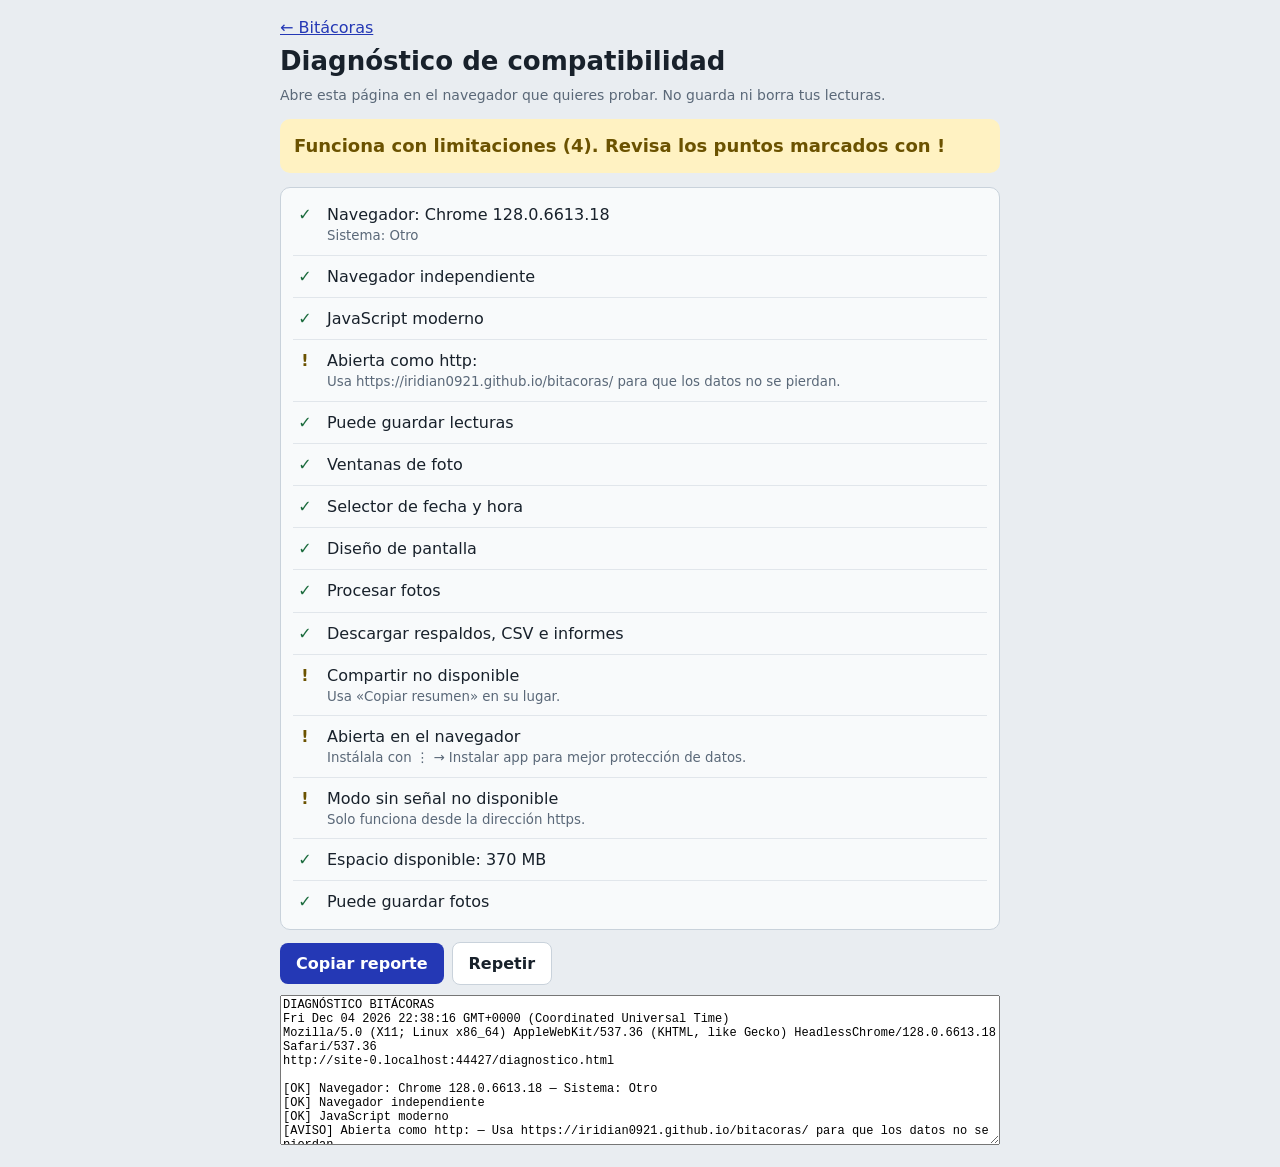
<file: diagnostico.html>
<!doctype html>
<html lang="es">
<head>
<meta charset="utf-8">
<meta name="viewport" content="width=device-width, initial-scale=1">
<title>Diagnóstico de compatibilidad</title>
<style>
body{margin:0;background:#e9edf1;color:#18212b;font:16px/1.45 system-ui,-apple-system,"Segoe UI",Roboto,Arial,sans-serif}
.wrap{max-width:720px;margin:0 auto;padding:16px}
h1{font-size:26px;margin:4px 0}
.sub{color:#5a6878;font-size:14px}
.ver{border-radius:10px;padding:14px;margin:14px 0;font-weight:700;font-size:18px}
.ok{background:#dcf1e3;color:#1b6b3d}.warn{background:#fff2c2;color:#6b5200}.bad{background:#fbe3d8;color:#a3330b}
.card{background:#f8fafb;border:1px solid #c9d2db;border-radius:10px;padding:6px 12px}
.it{display:flex;gap:10px;padding:9px 0;border-bottom:1px solid #e1e6eb}
.it:last-child{border-bottom:0}
.ic{width:24px;flex:0 0 24px;text-align:center;font-weight:700}
.it small{display:block;color:#5a6878}
button{border:0;border-radius:8px;padding:11px 16px;font:600 16px system-ui,sans-serif;background:#2438b5;color:#fff;margin:12px 8px 0 0}
button.sec{background:#fff;color:#18212b;border:1px solid #c9d2db}
textarea{width:100%;min-height:150px;margin-top:10px;font:12px monospace;box-sizing:border-box}
a{color:#2438b5}
</style>
</head>
<body>
<div class="wrap">
  <a href="index.html">← Bitácoras</a>
  <h1>Diagnóstico de compatibilidad</h1>
  <div class="sub">Abre esta página en el navegador que quieres probar. No guarda ni borra tus lecturas.</div>
  <div id="ver" class="ver warn">Ejecutando pruebas…</div>
  <div class="card" id="list"></div>
  <button id="copy">Copiar reporte</button><button class="sec" id="again">Repetir</button>
  <div id="msg" class="sub"></div>
  <textarea id="rep" readonly></textarea>
</div>
<script>
/* Escrito en JavaScript antiguo a propósito, para que corra incluso en navegadores viejos. */
(function(){
  var R = [], list = document.getElementById("list");
  function add(estado, titulo, detalle, critico){ R.push({e:estado, t:titulo, d:detalle || "", c:!!critico}); }
  function render(){
    var h = "", i, bad = 0, warn = 0;
    for (i = 0; i < R.length; i++){
      var r = R[i], ic = r.e === "ok" ? "✓" : r.e === "bad" ? "✗" : "!";
      var col = r.e === "ok" ? "#1b6b3d" : r.e === "bad" ? "#a3330b" : "#6b5200";
      if (r.e === "bad" && r.c) bad++; else if (r.e !== "ok") warn++;
      h += '<div class="it"><span class="ic" style="color:' + col + '">' + ic + '</span><span>' + r.t + (r.d ? "<small>" + r.d + "</small>" : "") + "</span></div>";
    }
    list.innerHTML = h;
    var v = document.getElementById("ver");
    if (bad){ v.className = "ver bad"; v.innerHTML = "No compatible: " + bad + " falla(s) crítica(s). Ábrela en Chrome actualizado."; }
    else if (warn){ v.className = "ver warn"; v.innerHTML = "Funciona con limitaciones (" + warn + "). Revisa los puntos marcados con !"; }
    else { v.className = "ver ok"; v.innerHTML = "Compatible: las bitácoras deben funcionar completas aquí."; }
    var t = "DIAGNÓSTICO BITÁCORAS\n" + new Date().toString() + "\n" + navigator.userAgent + "\n" + location.href + "\n\n";
    for (i = 0; i < R.length; i++) t += (R[i].e === "ok" ? "[OK] " : R[i].e === "bad" ? "[FALLA] " : "[AVISO] ") + R[i].t + (R[i].d ? " — " + R[i].d.replace(/<[^>]+>/g, "") : "") + "\n";
    document.getElementById("rep").value = t;
  }

  function run(){
    R = []; var ua = navigator.userAgent;
    // Navegador
    var nav = "Desconocido", m;
    if ((m = ua.match(/SamsungBrowser\/([\d.]+)/))) nav = "Samsung Internet " + m[1];
    else if ((m = ua.match(/EdgA?\/([\d.]+)/))) nav = "Edge " + m[1];
    else if ((m = ua.match(/OPR\/([\d.]+)/))) nav = "Opera " + m[1];
    else if ((m = ua.match(/(?:Firefox|FxiOS)\/([\d.]+)/))) nav = "Firefox " + m[1];
    else if ((m = ua.match(/CriOS\/([\d.]+)/))) nav = "Chrome iOS " + m[1];
    else if ((m = ua.match(/Chrome\/([\d.]+)/))) nav = "Chrome " + m[1];
    else if ((m = ua.match(/Version\/([\d.]+).*Safari/))) nav = "Safari " + m[1];
    var so = (m = ua.match(/Android ([\d.]+)/)) ? "Android " + m[1] : (m = ua.match(/OS (\d+[_\d]*) like Mac/)) ? "iOS " + m[1].replace(/_/g, ".") : /Windows/.test(ua) ? "Windows" : /Mac OS X/.test(ua) ? "macOS" : "Otro";
    add("ok", "Navegador: " + nav, "Sistema: " + so);

    // Navegador dentro de otra app
    var inapp = /FBAN|FBAV|Instagram|WhatsApp|Line\/|GSA\/|Teams|; wv\)|MicroMessenger|Snapchat|TikTok/i.test(ua);
    add(inapp ? "bad" : "ok", inapp ? "Abierta dentro de otra app (WhatsApp, Gmail, Teams…)" : "Navegador independiente",
        inapp ? "Toca ⋮ y elige «Abrir en Chrome». Estos navegadores internos bloquean almacenamiento y descargas." : "", true);

    // JavaScript moderno
    var js = true; try { new Function("var a={b:{c:1}}; return (a?.b?.c ?? 0) + [1].map(x=>x)[0];")(); } catch(e){ js = false; }
    add(js ? "ok" : "bad", js ? "JavaScript moderno" : "JavaScript moderno no soportado",
        js ? "" : "El navegador es demasiado viejo: por eso la app se queda en blanco. Actualiza Chrome o el sistema.", true);
    var asy = true; try { new Function("return (async()=>{ for await (const x of []) {} })"); } catch(e){ asy = false; }
    if (!asy) add("bad", "Funciones asíncronas no soportadas", "Actualiza el navegador.", true);

    // Dirección
    var pr = location.protocol;
    add(pr === "https:" ? "ok" : "warn", pr === "https:" ? "Dirección fija (https)" : "Abierta como " + pr,
        pr === "https:" ? "" : "Usa https://iridian0921.github.io/bitacoras/ para que los datos no se pierdan.");

    // localStorage
    var ls = false; try { localStorage.setItem("__diag__", "1"); ls = localStorage.getItem("__diag__") === "1"; localStorage.removeItem("__diag__"); } catch(e){}
    add(ls ? "ok" : "bad", ls ? "Puede guardar lecturas" : "No puede guardar lecturas",
        ls ? "" : "Modo incógnito, navegador de privacidad o almacenamiento bloqueado.", true);

    // Elementos usados por la interfaz
    var dlg = typeof HTMLDialogElement === "function";
    add(dlg ? "ok" : "warn", dlg ? "Ventanas de foto" : "Ventanas de foto no soportadas", dlg ? "" : "No podrás ver las fotos en el Historial (Safari menor a 15.4).");
    var dt = (function(){ var i = document.createElement("input"); i.setAttribute("type", "datetime-local"); return i.type === "datetime-local"; })();
    add(dt ? "ok" : "warn", dt ? "Selector de fecha y hora" : "Selector de fecha y hora no soportado", dt ? "" : "Tendrás que escribir la fecha a mano.");
    var cssOk = window.CSS && CSS.supports && CSS.supports("inset", "0") && CSS.supports("display", "grid");
    add(cssOk ? "ok" : "warn", cssOk ? "Diseño de pantalla" : "Diseño de pantalla parcial", cssOk ? "" : "Algunos botones pueden verse desacomodados.");

    // Fotos
    var ab = !!(window.Blob && Blob.prototype.arrayBuffer);
    var cnv = !!document.createElement("canvas").toBlob;
    add(ab && cnv ? "ok" : "warn", ab && cnv ? "Procesar fotos" : "Procesar fotos limitado", ab && cnv ? "" : "Las fotos podrían no guardarse.");

    // Descargas, compartir, copiar
    var dl = "download" in document.createElement("a");
    add(dl ? "ok" : "warn", dl ? "Descargar respaldos, CSV e informes" : "Descargas limitadas", dl ? "" : "Los respaldos podrían abrirse en pantalla en vez de descargarse.");
    add(navigator.share ? "ok" : "warn", navigator.share ? "Compartir resumen" : "Compartir no disponible", navigator.share ? "" : "Usa «Copiar resumen» en su lugar.");

    // Instalación
    var sa = window.matchMedia && matchMedia("(display-mode: standalone)").matches;
    add(sa ? "ok" : "warn", sa ? "Abierta como app instalada" : "Abierta en el navegador", sa ? "" : "Instálala con ⋮ → Instalar app para mejor protección de datos.");

    render();

    // Pruebas asíncronas
    var pend = 0; function fin(){ pend--; if (pend <= 0) render(); }
    if (window.indexedDB){
      pend++;
      try {
        var rq = indexedDB.open("__diag__", 1), t = setTimeout(function(){ add("bad", "Almacén de fotos sin respuesta", "IndexedDB bloqueado.", false); fin(); t = null; }, 4000);
        rq.onupgradeneeded = function(){ rq.result.createObjectStore("x"); };
        rq.onsuccess = function(){
          try {
            var db = rq.result, tx = db.transaction("x", "readwrite"); tx.objectStore("x").put(new ArrayBuffer(8), "k");
            tx.oncomplete = function(){ if (t){ clearTimeout(t); add("ok", "Puede guardar fotos"); db.close(); try{ indexedDB.deleteDatabase("__diag__"); }catch(e){} fin(); } };
            tx.onerror = function(){ if (t){ clearTimeout(t); add("warn", "No puede guardar fotos", "Las lecturas sí se guardan."); fin(); } };
          } catch(e){ if (t){ clearTimeout(t); add("warn", "No puede guardar fotos", String(e)); fin(); } }
        };
        rq.onerror = function(){ if (t){ clearTimeout(t); add("warn", "No puede guardar fotos", "Probablemente modo privado."); fin(); } };
      } catch(e){ add("warn", "No puede guardar fotos", String(e)); fin(); }
    } else add("warn", "No puede guardar fotos", "IndexedDB no existe en este navegador.");

    if ("serviceWorker" in navigator && pr === "https:"){
      pend++;
      navigator.serviceWorker.getRegistration("./").then(function(reg){
        add(reg && reg.active ? "ok" : "warn", reg && reg.active ? "Lista para usarse sin señal" : "Modo sin señal todavía no activo",
            reg && reg.active ? "" : "Abre la pantalla de inicio de las bitácoras una vez con internet.");
        fin();
      }, function(){ add("warn", "No se pudo revisar el modo sin señal"); fin(); });
    } else add("warn", "Modo sin señal no disponible", pr === "https:" ? "Este navegador no soporta service workers." : "Solo funciona desde la dirección https.");

    if (navigator.storage && navigator.storage.estimate){
      pend++;
      navigator.storage.estimate().then(function(e){
        var q = e.quota || 0;
        add(q && q < 120 * 1048576 ? "warn" : "ok", "Espacio disponible: " + (q ? Math.round(q / 1048576) + " MB" : "desconocido"),
            q && q < 120 * 1048576 ? "Espacio muy limitado: típico del modo incógnito. Las fotos llenarán rápido." : "");
        fin();
      }, function(){ fin(); });
    }

    if (window.fetch && pr === "https:"){
      var pags = ["ups.html", "interruptores.html", "calidad.html", "baterias.html", "sincronizacion.html", "transferencia-ctos1.html", "comun.js", "comun.css", "sw.js"];
      for (var k = 0; k < pags.length; k++) (function(p){
        pend++;
        fetch(p, {cache: "no-store"}).then(function(r){
          add(r.ok ? "ok" : "bad", (r.ok ? "Archivo encontrado: " : "Falta en el servidor: ") + p, r.ok ? "" : "Súbelo a la raíz del repositorio en GitHub.", !r.ok);
          fin();
        }, function(){ add("warn", "Sin conexión para revisar " + p, "Si estás sin señal es normal; se usa la copia guardada."); fin(); });
      })(pags[k]);
    }
    if (!pend) render();
  }

  document.getElementById("again").onclick = run;
  document.getElementById("copy").onclick = function(){
    var t = document.getElementById("rep"), msg = document.getElementById("msg");
    function okc(){ msg.innerHTML = "Reporte copiado. Pégalo en el chat."; }
    if (navigator.clipboard && navigator.clipboard.writeText) navigator.clipboard.writeText(t.value).then(okc, function(){ t.select(); try { document.execCommand("copy"); okc(); } catch(e){ msg.innerHTML = "Selecciona el texto de abajo y cópialo a mano."; } });
    else { t.select(); try { document.execCommand("copy"); okc(); } catch(e){ msg.innerHTML = "Selecciona el texto de abajo y cópialo a mano."; } }
  };
  run();
})();
</script>
</body>
</html>
</file>
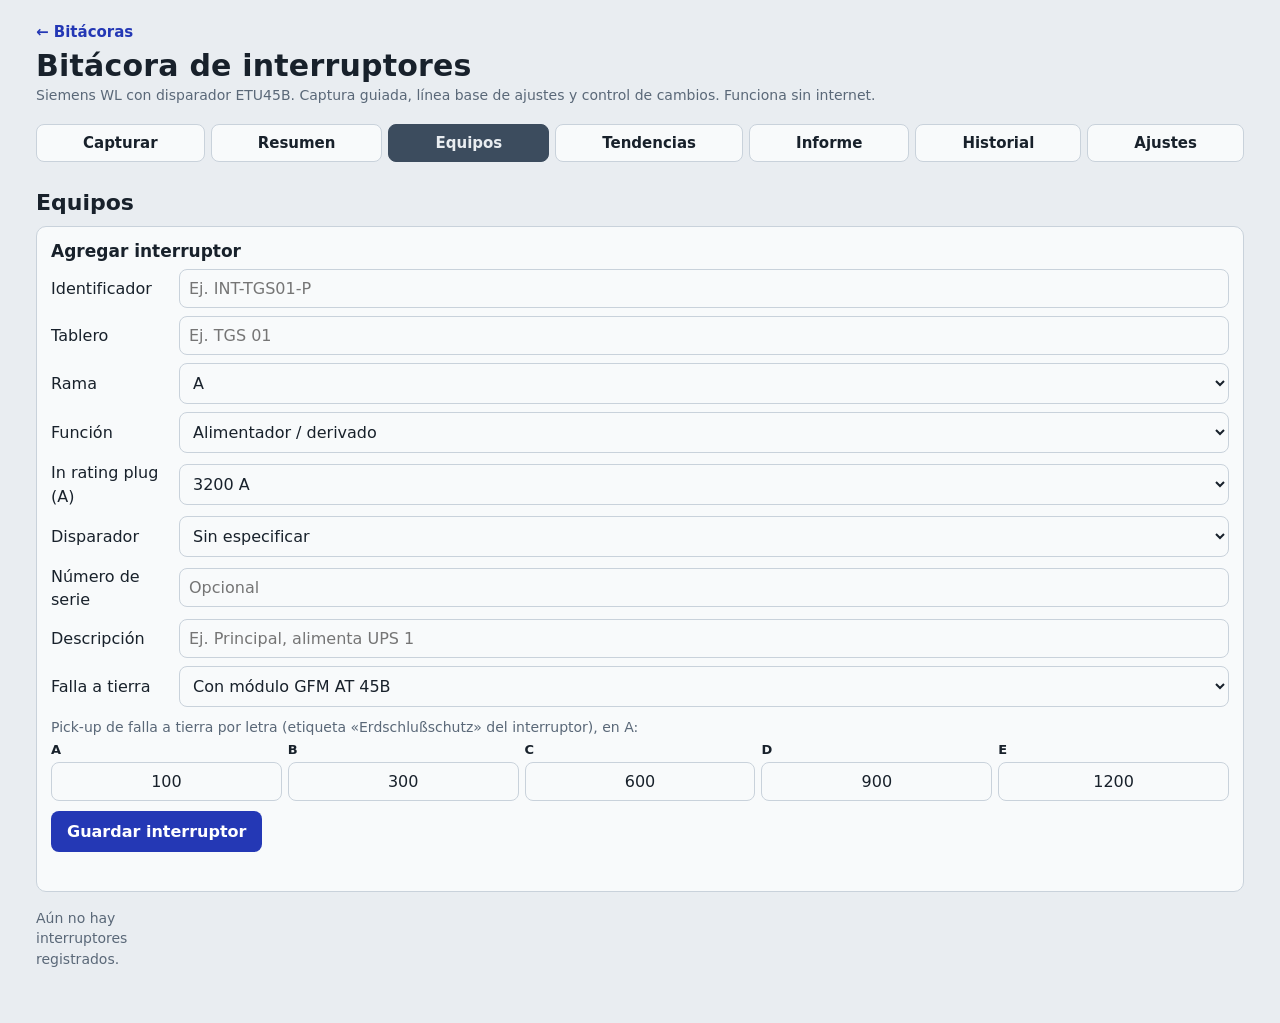
<file: interruptores.html>
<!doctype html>
<html lang="es">
<head>
<meta charset="utf-8">
<meta name="viewport" content="width=device-width, initial-scale=1, viewport-fit=cover">
<meta name="theme-color" content="#23484b">
<title>Bitácora de interruptores</title>
<link rel="manifest" href="manifest.webmanifest">
<link rel="icon" href="icons/icon-192.png">
<link rel="apple-touch-icon" href="icons/apple-touch-icon.png">
<link rel="stylesheet" href="comun.css">
<style>
.etu-lcd{background:linear-gradient(180deg,#cfdcc9,#b9c9b3);color:#1c2a6b;border:8px solid #2b2f33;border-radius:8px;padding:12px;margin:12px 0}
.etu-lcd h4{margin:0 0 8px;font:600 14px var(--fb);color:#2b3a55;letter-spacing:.3px}
.etu-lcd .g4{display:grid;grid-template-columns:repeat(4,1fr);gap:8px}
.etu-lcd label{display:block;font:600 13px var(--fb);color:#2b3a55}
.etu-lcd input{width:100%;background:rgba(255,255,255,.45);border:1px solid #7f8f7a;color:#1c2a6b;font:700 19px var(--fb);padding:6px;border-radius:4px;font-variant-numeric:tabular-nums}
.tu{background:#23484b;color:#e9efe6;border-radius:10px;padding:12px;margin:12px 0;border:1px solid #16302f}
.tu .grp{border-top:1px solid rgba(233,239,230,.2);padding:10px 0 4px}
.tu .gh{display:flex;align-items:center;flex-wrap:wrap;gap:6px 10px;margin-bottom:6px}
.tu .gl{background:#f1ede2;color:#23484b;font:700 18px var(--fc);width:30px;height:30px;border-radius:4px;display:flex;align-items:center;justify-content:center;flex:0 0 auto}
.tu .gt{font:600 15px var(--fb)}
.tu .gl.w{width:auto;padding:0 6px;font-size:14px}
.tu .gh .leds{margin-left:auto}
.tuh{display:flex;justify-content:space-between;align-items:flex-start;gap:8px;margin-bottom:10px}
.tuh div:first-child b{display:block;font:700 16px var(--fb);letter-spacing:.5px}
.tuh span{font-size:12px;opacity:.8}
.tuh .plug{background:#f1ede2;color:#23484b;border-radius:4px;padding:4px 8px;font-size:11px;text-align:right;line-height:1.2}
.tuh .plug b{display:block;font:700 15px var(--fb)}
.frente{display:flex;flex-wrap:wrap;gap:8px;align-items:center}
.trip{display:flex;align-items:center;gap:8px;background:#1b3537;border:1px solid rgba(233,239,230,.3);color:#e9efe6;border-radius:6px;padding:6px 10px;font:600 11px var(--fb);cursor:pointer;text-align:left;line-height:1.15}
.trip b{background:#4a5b5b;color:#fff;border-radius:3px;padding:4px 8px;font-size:14px;min-width:30px;text-align:center}
.trip.on b{background:#e25b2c}
.leds{display:flex;flex-wrap:wrap;gap:6px}
.led{display:inline-flex;align-items:center;gap:5px;background:#1b3537;border:1px solid rgba(233,239,230,.25);color:#e9efe6;border-radius:999px;padding:5px 9px 5px 6px;font:600 11px var(--fb);cursor:pointer;min-height:30px;letter-spacing:.3px}
.led i{width:12px;height:12px;border-radius:50%;background:#4a5652;box-shadow:inset 0 1px 2px rgba(0,0,0,.5);flex:0 0 auto}
.led.on{border-color:#fff}
.led.verde.on i{background:#4fe07a;box-shadow:0 0 8px #4fe07a}
.led.amar.on i{background:#ffd23f;box-shadow:0 0 8px #ffd23f}
.led.rojo.on i{background:#ff4b3a;box-shadow:0 0 8px #ff4b3a}
.tuhint{font-size:12px;opacity:.75;margin:6px 0 4px}
.tu .nota{font-size:12px;opacity:.75;margin:-4px 0 6px}
.tu .set{margin:6px 0 10px}
.tu .sl{font-size:13px;opacity:.9;margin-bottom:4px;display:flex;justify-content:space-between;gap:8px}
.tu .sl b{font-weight:600;color:#ffd98a}
.pick{display:grid;grid-template-columns:repeat(5,1fr);gap:4px}
.pick.c2{grid-template-columns:repeat(2,1fr)}.pick.c3{grid-template-columns:repeat(3,1fr)}.pick.c6{grid-template-columns:repeat(6,1fr)}
.pick button{background:#d9d2c0;color:#1f2a2a;border:0;border-radius:4px;padding:8px 2px;font:600 14px var(--fb);cursor:pointer;min-height:38px}
.pick button[aria-pressed="true"]{background:#ffd98a;color:#1b1b1b;box-shadow:0 0 0 2px #fff inset}
.pick.miss button{outline:1px dashed #ffb4a0}
.tg{display:grid;grid-template-columns:1fr auto;gap:8px 12px;align-items:center}
.seg2{display:inline-flex;border:1px solid var(--line);border-radius:8px;overflow:hidden}
.seg2 button{border:0;background:var(--surface);color:var(--ink);padding:8px 12px;font:600 14px var(--fb);cursor:pointer}
.seg2 button[aria-pressed="true"]{background:var(--ink);color:var(--bg)}
.seg2 button.alert[aria-pressed="true"]{background:var(--bad);color:#fff}
.eqlist .unit{display:flex;flex-direction:column;gap:4px}
.badge{display:inline-block;padding:2px 8px;border-radius:999px;font-size:12px;font-weight:600;background:var(--line);color:var(--ink)}
.badge.ok{background:var(--okbg);color:var(--ok)}.badge.bad{background:var(--badbg);color:var(--bad)}.badge.warn{background:var(--warnbg);color:var(--ink)}
.formg{display:grid;grid-template-columns:120px minmax(0,1fr);gap:8px;align-items:center}
.formg input,.formg select{width:100%;min-width:0;text-overflow:ellipsis}
input.plain{font:500 16px var(--fb);padding:9px;border:1px solid var(--line);border-radius:8px;background:var(--surface);color:var(--ink);max-width:100%}

@media (max-width:480px){.etu-lcd .g4{grid-template-columns:repeat(2,1fr)}.formg{grid-template-columns:minmax(0,1fr);gap:4px}.formg label{margin-top:6px;font-size:14px;color:var(--muted)}}
.igrow{display:grid;grid-template-columns:repeat(5,minmax(0,1fr));gap:6px;margin-top:4px}
.igrow label{display:flex;flex-direction:column;font-weight:700;font-size:13px;gap:2px}
.igrow input{width:100%;min-width:0;padding:8px 2px;text-align:center;-moz-appearance:textfield;appearance:textfield}
.igrow input::-webkit-inner-spin-button,.igrow input::-webkit-outer-spin-button{-webkit-appearance:none;margin:0}
</style>
</head>
<body>
<div class="wrap">
<header>
  <a href="index.html" class="homelink noprint">← Bitácoras</a>
  <h1>Bitácora de interruptores</h1>
  <div class="sub">Siemens WL con disparador ETU45B. Captura guiada, línea base de ajustes y control de cambios. Funciona sin internet.</div>
</header>
<nav role="tablist">
  <button role="tab" data-tab="cap" aria-selected="true">Capturar</button>
  <button role="tab" data-tab="res" aria-selected="false">Resumen</button>
  <button role="tab" data-tab="equ" aria-selected="false">Equipos</button>
  <button role="tab" data-tab="ten" aria-selected="false">Tendencias</button>
  <button role="tab" data-tab="inf" aria-selected="false">Informe</button>
  <button role="tab" data-tab="his" aria-selected="false">Historial</button>
  <button role="tab" data-tab="cfg" aria-selected="false">Ajustes</button>
</nav>
<div id="storeNote" class="note hidden"></div>
<div id="bakWarn" class="note hidden"></div>
<button type="button" id="syncBar" class="sync-bar noprint hidden"></button>

<section id="cap" class="on">
  <h2>Nueva lectura</h2>
  <div id="noEq" class="card hidden"><p style="margin:0">Primero da de alta tus interruptores en la pestaña <b>Equipos</b>.</p></div>
  <div id="capBody">
  <!-- En PC: display y disparador a la izquierda; estado, verificaciones, foto y guardar a la derecha -->
  <div class="cap2"><div class="cap-izq">
  <div class="card">
    <div class="formg">
      <label for="eqSel">Interruptor</label><select id="eqSel"></select>
      <label for="ts">Fecha y hora</label><input type="datetime-local" id="ts">
    </div>
    <div class="muted" id="eqInfo" style="margin-top:6px"></div>
  </div>
  <div id="draftNote" class="note hidden"></div>

  <div class="etu-lcd">
    <h4>DISPLAY · CORRIENTES</h4>
    <div class="g4">
      <div><label for="c-i1">I1 (A)</label><input id="c-i1" data-k="i1" type="number" inputmode="decimal" step="any" enterkeyhint="next"></div>
      <div><label for="c-i2">I2 (A)</label><input id="c-i2" data-k="i2" type="number" inputmode="decimal" step="any" enterkeyhint="next"></div>
      <div><label for="c-i3">I3 (A)</label><input id="c-i3" data-k="i3" type="number" inputmode="decimal" step="any" enterkeyhint="next"></div>
      <div><label for="c-in">IN (A)</label><input id="c-in" data-k="in" type="number" inputmode="decimal" step="any" enterkeyhint="done"></div>
    </div>
  </div>

  <p class="muted">Toca en cada dial el valor que marca el indicador. Revisa dial por dial: la app no rellena los ajustes para que la verificación sea independiente.</p>
  <div class="tu" id="tu"></div>
  </div><div class="cap-der">
  <div class="card">
    <h3 style="margin-top:0">Estado del interruptor</h3>
    <div class="tg" id="inds"></div>
  </div>
  <div class="card">
    <h3 style="margin-top:0">Verificaciones</h3>
    <div class="checks" id="checks"></div>
  </div>
  <div class="card">
    <h3 style="margin-top:0">Foto de evidencia (opcional)</h3>
    <div class="row">
      <label class="btn sec filebtn">Tomar foto<input type="file" id="photoCam" accept="image/*" capture="environment"></label>
      <label class="btn sec filebtn">Elegir de galería<input type="file" id="photoGal" accept="image/*"></label>
    </div>
    <div class="status" id="photoStatus"></div>
    <img id="preview" class="thumb hidden" alt="Foto del disparador">
    <button class="linkbtn hidden" id="photoDel">Quitar foto</button>
    <h3>Nota (opcional)</h3>
    <textarea id="nota" placeholder="Ej. LED de alarma encendido, olor, temperatura, etiqueta dañada"></textarea>
    <div class="row" style="margin-top:10px">
      <button class="btn" id="saveBtn">Guardar lectura</button>
      <button class="btn sec" id="clearBtn">Limpiar</button>
    </div>
    <div class="status" id="saveStatus"></div>
  </div>
  </div></div>
  </div>
</section>

<section id="res">
  <h2>Resumen</h2>
  <div class="row"><select id="resRama" aria-label="Rama"></select></div>
  <div class="units eqlist" id="resList" style="margin-top:10px"></div>
</section>

<section id="equ">
  <h2>Equipos</h2>
  <div class="card">
    <h3 style="margin-top:0" id="eqFormTitle">Agregar interruptor</h3>
    <div class="formg">
      <label for="fTag">Identificador</label><input class="plain" id="fTag" placeholder="Ej. INT-TGS01-P">
      <label for="fTab">Tablero</label><input class="plain" id="fTab" placeholder="Ej. TGS 01">
      <label for="fRama">Rama</label><select id="fRama"><option value="A">A</option><option value="B">B</option><option value="-">Sin rama</option></select>
      <label for="fFun">Función</label><select id="fFun"></select>
      <label for="fIn">In rating plug (A)</label><select id="fIn"></select>
      <label for="fVer">Disparador</label><select id="fVer"></select>
      <label for="fSerie">Número de serie</label><input class="plain" id="fSerie" placeholder="Opcional">
      <label for="fDesc">Descripción</label><input class="plain" id="fDesc" placeholder="Ej. Principal, alimenta UPS 1">
      <label for="fGf">Falla a tierra</label><select id="fGf"><option value="1">Con módulo GFM AT 45B</option><option value="0">Sin módulo</option></select>
    </div>
    <div id="fIgBox" style="margin-top:10px">
      <div class="muted" style="font-size:14px">Pick-up de falla a tierra por letra (etiqueta «Erdschlußschutz» del interruptor), en A:</div>
      <div class="igrow"><label>A<input class="plain" type="number" inputmode="numeric" data-ig="A" aria-label="Ig A en amperes"></label><label>B<input class="plain" type="number" inputmode="numeric" data-ig="B" aria-label="Ig B en amperes"></label><label>C<input class="plain" type="number" inputmode="numeric" data-ig="C" aria-label="Ig C en amperes"></label><label>D<input class="plain" type="number" inputmode="numeric" data-ig="D" aria-label="Ig D en amperes"></label><label>E<input class="plain" type="number" inputmode="numeric" data-ig="E" aria-label="Ig E en amperes"></label></div>
    </div>
    <div class="row" style="margin-top:10px">
      <button class="btn" id="eqSave">Guardar interruptor</button>
      <button class="btn sec hidden" id="eqCancel">Cancelar edición</button>
    </div>
    <div class="status" id="eqStatus"></div>
  </div>
  <div class="units eqlist" id="eqList"></div>
</section>

<section id="ten">
  <h2>Tendencias</h2>
  <div class="row">
    <select id="tenEq" aria-label="Interruptor"></select>
    <select id="metric" aria-label="Variable"></select>
  </div>
  <div class="card"><div id="chartBox"></div><div class="legend" id="legend"></div></div>
</section>

<section id="inf">
  <h2 class="noprint">Informe rápido</h2>
  <div class="card noprint">
    <div class="formg">
      <label for="repSitio">Sitio</label><input class="plain" id="repSitio" placeholder="Ej. Data center, sala eléctrica">
      <label for="repElab">Elaboró</label><input class="plain" id="repElab" placeholder="Nombre y puesto">
      <label for="repRevi">Revisó</label><input class="plain" id="repRevi" placeholder="Nombre y puesto">
      <label for="repRama">Alcance</label><select id="repRama"></select>
    </div>
    <div class="row" style="margin-top:10px;gap:16px">
      <label><input type="checkbox" id="repFotos" checked> Incluir fotos</label>
      <label><input type="checkbox" id="repNotas" checked> Incluir notas</label>
      <label><input type="checkbox" id="repAnexo"> Anexo con los datos capturados</label>
    </div>
    <div class="row" style="margin-top:12px"><button class="btn" id="repGen">Generar informe</button></div>
    <div class="row hidden" id="repAcc" style="margin-top:10px">
      <button class="btn sec" id="repPrint">Imprimir / PDF</button>
      <button class="btn sec" id="repHtml">Descargar HTML</button>
      <button class="btn sec" id="repShare">Compartir resumen</button>
      <button class="btn sec" id="repCopy">Copiar resumen</button>
    </div>
    <div class="status" id="repStatus"></div>
  </div>
  <div id="rep"></div>
</section>

<section id="his">
  <h2>Historial</h2>
  <div class="row">
    <select id="hisEq" aria-label="Filtrar por interruptor"></select>
    <button class="btn sec" id="csvBtn">Exportar a Excel (CSV)</button>
  </div>
  <div class="card tbl-wrap"><table id="hisTbl"></table></div>
</section>

<section id="cfg">
  <h2>Límites</h2>
  <div class="card">
    <div class="cfg" id="cfgForm"></div>
    <div class="row" style="margin-top:12px"><button class="btn" id="cfgSave">Guardar límites</button></div>
    <div class="status" id="cfgStatus"></div>
  </div>
  <h2>Compartir con el equipo</h2>
  <div class="card" id="syncCard"></div>
  <h2>Respaldo</h2>
  <div class="card">
    <p class="muted" style="margin-top:0">Los datos viven solo en este navegador. Descarga un respaldo cada semana. Las fotos no se incluyen.</p>
    <div class="row">
      <button class="btn" id="bakBtn">Descargar respaldo</button>
      <label class="btn sec filebtn">Restaurar respaldo<input type="file" id="restore" accept=".json,application/json"></label>
    </div>
    <div class="status" id="bakStatus"></div>
    <p class="muted" id="lastBak"></p>
    <p class="muted" id="usage"></p>
  </div>
</section>
</div>
<dialog id="dlg"><img id="dlgImg" alt="Foto de evidencia"><div class="row" style="justify-content:flex-end;margin-top:8px"><button class="btn sec" id="dlgClose">Cerrar</button></div></dialog>

<script src="comun.js"></script>
<script>
(() => {
const {$, esc, num, pct, fx, fdate, isoLocal, nowLocal, stamp, download, descargarCSV, estado} = Comun;

/* ================= definición del ETU45B ================= */
const TR_I2T = ["2","3.5","5.5","8","10","14","17","21","25","30"];
const TR_I4T = ["1","2","3","4","5"];
/* Mismo orden que el frente del ETU45B Release 2: interruptores DIP arriba y luego los diales L, S, I y el módulo G.
   Cada grupo lleva los LEDs que el equipo tiene en esa zona (claves de IND). */
const SETS = [
  {g:"DIP", t:"Interruptores DIP", items:[
    {k:"mem", l:"Memoria térmica (MEMORY)", o:["OFF","ON"], c:"c2"},
    {k:"nOn", l:"Protección de neutro (IN)", o:["OFF","ON"], c:"c2"},
    {k:"nFac", l:"IN =", o:["0.5 × In","1 × In"], c:"c2"},
    {k:"char", l:"Característica L", o:["I²t","I⁴t"], c:"c2"}]},
  {g:"L", t:"Largo tiempo (sobrecarga)", leds:["ledL","ledN"], items:[
    {k:"ir", l:"IR = × In", o:["0.4","0.45","0.5","0.55","0.6","0.65","0.7","0.8","0.9","1.0"]},
    {k:"tr", l:"tR (s) @ 6 × IR", o:null}]},
  {g:"S", t:"Corto tiempo", leds:["ledS"], items:[
    {k:"isd", l:"Isd = × In", o:["1.25","1.5","2","2.5","3","4","6","8","10","12"]},
    {k:"tsd", l:"tsd (s)  ·  I²t tsd (s) @ 12 × In", o:["0.02 (M)","0.1","0.2","0.3","0.4","I²t 0.1","I²t 0.2","I²t 0.3","I²t 0.4","OFF"]}]},
  {g:"I", t:"Instantáneo", leds:["ledI"], nota:"OFF: Ics = Icw · MAX = 0.8 × Icw", items:[
    {k:"ii", l:"Ii = × In", o:["1.5","2.2","3","4","6","8","10","12","MAX","OFF"]}]},
  {g:"G", t:"Falla a tierra (GFM AT 45B)", gf:true, leds:["gLedAlarm","gLedTrip"], items:[
    {k:"gMet", l:"Detección", o:["ΣI","Ig"], c:"c2"},
    {k:"gTrip", l:"Ig disparo (TRIP)", o:["OFF","A","B","C","D","E"], c:"c6"},
    {k:"gAlarm", l:"Ig alarma (ALARM)", o:["OFF","A","B","C","D","E"], c:"c6"},
    {k:"tg", l:"tg (s)  ·  I²t tg (s)", o:["0.1","0.2","0.3","0.4","0.5","I²t 0.1","I²t 0.2","I²t 0.3","I²t 0.4","I²t 0.5"]}]}];
/* Función del interruptor: la revisión de NOM-001-SEDE-2012 230-95 solo aplica a la desconexión principal de acometida. */
const FUNCIONES = {acometida:"Desconexión principal (acometida)", generador:"Generador", transferencia:"Transferencia", enlace:"Enlace (tie)", alimentador:"Alimentador / derivado", otro:"Otro"};
const PLUGS = [250,315,400,500,630,800,1000,1250,1600,2000,2500,3200,4000,5000,6300];
const VERSIONES = ["ETU45B", "ETU45B Release 2"];
/* Pick-up del GFM AT 45B por letra (etiqueta "Erdschlußschutz" del interruptor): hasta 3200 A 100/300/600/900/1200 A,
   desde 4000 A 400/600/800/1000/1200 A. Cada equipo puede guardar los de su etiqueta. */
const IG_LETRAS = ["A","B","C","D","E"];
const igDef = In => In >= 4000 ? [400,600,800,1000,1200] : [100,300,600,900,1200];
const igTabla = e => Array.isArray(e?.ig) && e.ig.length===5 && e.ig.every(x => x > 0) ? e.ig : igDef(num(e?.in) || 0);
const igA = (e, letra) => { const i = IG_LETRAS.indexOf(letra); return i >= 0 ? igTabla(e)[i] : null; };
const igTxt = e => IG_LETRAS.map((l, i) => `${l} = ${igTabla(e)[i]} A`).join(" · ");
const SET_NAMES = {char:"Característica L", ir:"IR", tr:"tR", isd:"Isd", tsd:"tsd", ii:"Ii", gMet:"Detección G", gTrip:"Ig disparo", gAlarm:"Ig alarma", tg:"tg", mem:"Memoria", nOn:"Prot. neutro", nFac:"IN ="};
const optsFor = (it, s) => it.k==="tr" ? (s.char==="I⁴t" ? TR_I4T : TR_I2T) : it.o;
/* El selector del equipo dice "0.5 / 1 × IR"; se guarda con el texto de siempre para no marcar cambios falsos contra la línea base. */
const VER = {nFac:{"0.5 × In":"0.5 × IR", "1 × In":"1 × IR"}};
const verVal = (k, v) => VER[k]?.[v] ?? v;
/* z: dónde va en la pantalla (top = frente del disparador, L/S/I/G = junto a su dial, est = tarjeta de estado).
   Los LEDs que no existían en lecturas viejas quedan vacíos y no se marcan. */
const OFF_ON = ["Apagado","Encendido"];
const IND = [
  {k:"contact", l:"Contactos", o:["Cerrado","Abierto"], bad:null, z:"est"},
  {k:"tripped", l:"Breaker tripped", o:["No","Sí"], bad:"Sí", z:"top"},
  {k:"active", l:"LED Active", t:"ACTIVE", o:OFF_ON, bad:null, z:"top", led:"verde"},
  {k:"alarm", l:"LED Alarm", t:"ALARM", o:OFF_ON, bad:"Encendido", z:"top", led:"amar"},
  {k:"comm", l:"LED Comm", t:"COMM", o:OFF_ON, bad:null, z:"top", led:"verde"},
  {k:"extend", l:"LED Extend", t:"EXTEND", o:OFF_ON, bad:null, z:"top", led:"verde"},
  {k:"tuErr", l:"LED T.U. Error", t:"T.U. ERROR", o:OFF_ON, bad:"Encendido", z:"top", led:"rojo"},
  {k:"ledL", l:"LED causa de disparo L", t:"L", o:OFF_ON, bad:"Encendido", z:"L", led:"amar"},
  {k:"ledN", l:"LED causa de disparo N", t:"N", o:OFF_ON, bad:"Encendido", z:"L", led:"amar"},
  {k:"ledS", l:"LED causa de disparo S", t:"S", o:OFF_ON, bad:"Encendido", z:"S", led:"amar"},
  {k:"ledI", l:"LED causa de disparo I", t:"I", o:OFF_ON, bad:"Encendido", z:"I", led:"amar"},
  {k:"gLedAlarm", l:"LED falla a tierra ALARM", t:"ALARM", o:OFF_ON, bad:"Encendido", z:"G", led:"amar"},
  {k:"gLedTrip", l:"LED falla a tierra TRIP", t:"TRIP", o:OFF_ON, bad:"Encendido", z:"G", led:"rojo"}
];
const indDe = k => IND.find(i => i.k===k);
const DEFAULTS = {limCargaIR:0.80, limDesb:0.10, limNeutro:0.30};
const CFG_FIELDS = [["limCargaIR","Carga máx. vs IR (fracción)",0.05],["limDesb","Desbalance de corriente máx. (fracción)",0.01],["limNeutro","IN máx. vs corriente promedio (fracción)",0.05]];

let P = {...DEFAULTS}, equipos = [], lecturas = [];
let selEq = null, draft = null;

/* ================= almacenamiento ================= */
const LS = "bitacora-interruptores-v1", LSD = LS+"-borrador";
let lsOk = true;
function load(){
  try{ const o = JSON.parse(localStorage.getItem(LS)||"{}"); equipos = o.equipos||[]; lecturas = o.lecturas||[]; P = {...DEFAULTS, ...(o.cfg||{})}; }
  catch{ lsOk = false; }
  sortL();
}
/* Todo cambio de equipos, límites o lecturas pasa por aquí, así que también invalida los cálculos guardados. */
function persist(){ calcCache = new WeakMap(); try{ localStorage.setItem(LS, JSON.stringify({equipos, lecturas, cfg:P})); return true; }catch{ return false; } }
const sortL = () => lecturas.sort((a,b)=>b.ts.localeCompare(a.ts) || String(b.id).localeCompare(String(a.id)));
const eqById = id => equipos.find(e=>e.id===id) || null;
const eqName = e => e ? `${e.tag}${e.tablero?" · "+e.tablero:""}` : "(equipo borrado)";
const sortedEq = () => [...equipos].sort((a,b)=> (a.rama+a.tablero+a.tag).localeCompare(b.rama+b.tablero+b.tag, "es", {numeric:true}));
/* Última lectura de cada interruptor (las lecturas están ordenadas de la más reciente a la más vieja). */
const ultimas = () => { const m = new Map(); for (const r of lecturas) if (!m.has(r.eq)) m.set(r.eq, r); return m; };

const fotos = Comun.fotosDB("bitacora-interruptores-fotos");

const activeKeys = e => SETS.filter(g => !g.gf || (e && e.gf)).flatMap(g => g.items.map(i => i.k));

/* ================= cálculos ================= */
let calcCache = new WeakMap();
function calc(r){
  let x = calcCache.get(r);
  if (!x){ x = calcularLectura(r); if (r.id) calcCache.set(r, x); }
  return x;
}
function calcularLectura(r){
  const e = eqById(r.eq); const In = num(e?.in);
  const c = r.cur||{}, s = r.set||{}, ind = r.ind||{};
  const ph = [num(c.i1),num(c.i2),num(c.i3)];
  const hay = ph.every(x=>x!==null);
  const avg = hay ? (ph[0]+ph[1]+ph[2])/3 : null, max = hay ? Math.max(...ph) : null;
  const irA = (In && num(s.ir)!==null) ? In*num(s.ir) : null;
  const isdA = (In && num(s.isd)!==null) ? In*num(s.isd) : null;
  const iiA = (In && num(s.ii)!==null) ? In*num(s.ii) : null;
  const x = {
    In, avg, max, irA, isdA, iiA,
    pctIn: (avg!==null && In) ? avg/In : null,
    pctIR: (max!==null && irA) ? max/irA : null,
    desb: (avg) ? Math.max(max-avg, avg-Math.min(...ph))/avg : null,
    pctN: (avg && num(c.in)!==null) ? num(c.in)/avg : null
  };
  x.flags = []; x.det = [];
  const flag = (n,d) => { x.flags.push(n); x.det.push(d ? `${n} (${d})` : n); };
  if (x.pctIR!==null && x.pctIR>P.limCargaIR) flag("Carga alta vs IR", `${fx(max,0)} A = ${pct(x.pctIR)} de IR ${fx(irA,0)} A`);
  if (x.desb!==null && x.desb>P.limDesb) flag("Desbalance de corriente", pct(x.desb));
  if (x.pctN!==null && x.pctN>P.limNeutro) flag("Corriente de neutro alta", `${fx(num(c.in),0)} A = ${pct(x.pctN,0)} del promedio`);
  IND.forEach(i => { if (i.bad && ind[i.k]===i.bad) flag(i.l+": "+i.bad); });
  if (isdA && irA && isdA <= irA) flag("Ajustes incoherentes", "Isd no supera a IR");
  if (iiA && isdA && iiA <= isdA) flag("Ajustes incoherentes", "Ii no supera a Isd");
  // falla a tierra: la alarma avisa antes que el disparo, y el disparo queda abajo de la sobrecarga
  const gTripA = e?.gf ? igA(e, s.gTrip) : null, gAlarmA = e?.gf ? igA(e, s.gAlarm) : null;
  Object.assign(x, {gTripA, gAlarmA});
  if (gTripA && gAlarmA && gAlarmA > gTripA) flag("Ajustes incoherentes", `alarma de falla a tierra ${s.gAlarm} = ${gAlarmA} A arriba del disparo ${s.gTrip} = ${gTripA} A`);
  if (gTripA && irA && gTripA >= irA) flag("Ajustes incoherentes", `Ig disparo ${gTripA} A no queda abajo de IR ${fx(irA,0)} A`);
  // NOM-001-SEDE-2012 230-95: desconexión principal de 1000 A o más en sistema estrella aterrizado de 480Y/277 V
  if (e?.funcion === "acometida" && In >= 1000){
    if (!e.gf) flag("NOM-001 230-95", "desconexión principal de 1000 A o más sin protección de falla a tierra");
    else if (s.gTrip === "OFF") flag("NOM-001 230-95", "protección de falla a tierra en OFF");
    else if (gTripA > 1200) flag("NOM-001 230-95", `Ig disparo ${gTripA} A, el máximo es 1200 A`);
  }
  // cambios contra línea base
  x.cambios = [];
  const keys = activeKeys(e);
  if (e?.base){
    for (const k of keys){ const b = e.base.set?.[k], v = s[k]; if (b && v && b!==v) x.cambios.push({k, de:b, a:v}); }
    if (x.cambios.length) flag("Ajuste distinto a la línea base", cambiosTxt(x.cambios, " → "));
  }
  x.faltan = keys.filter(k => !s[k]);
  x.ok = x.flags.length===0;
  return x;
}
const cambiosTxt = (cambios, flecha) => cambios.map(cb=>`${SET_NAMES[cb.k]} ${verVal(cb.k,cb.de)}${flecha}${verVal(cb.k,cb.a)}`).join(", ");
function estadoBase(e, r){
  if (!e?.base) return {t:"Sin línea base", c:"warn"};
  if (!r) return {t:"Línea base registrada", c:""};
  const x = calc(r);
  return x.cambios.length ? {t:`Cambió: ${cambiosTxt(x.cambios, "→")}`, c:"bad"} : {t:"Coincide con línea base", c:"ok"};
}
/* Ajustes con su valor en amperes (con la In del rating plug y la tabla Ig del equipo). */
const ajustesTxt = (s, e) => {
  if (!s) return "—";
  const In = num(e?.in), a = v => In && num(v) !== null ? ` (${fx(num(v)*In,0)} A)` : "", g = l => { const v = igA(e, l); return v ? ` (${v} A)` : ""; };
  let t = `IR ${s.ir??"?"}${a(s.ir)} · tR ${s.tr??"?"}${s.char==="I⁴t"?" (I⁴t)":""} · Isd ${s.isd??"?"}${a(s.isd)} · tsd ${s.tsd??"?"} · Ii ${s.ii??"?"}${s.ii==="MAX"||s.ii==="OFF"?"":a(s.ii)}`;
  if (e?.gf) t += ` · G ${s.gMet?s.gMet+" ":""}disparo ${s.gTrip??"?"}${g(s.gTrip)} / alarma ${s.gAlarm??"?"}${g(s.gAlarm)} · tg ${s.tg??"?"}`;
  return t;
};
const eqDatos = e => [FUNCIONES[e.funcion] || "", e.version || "", e.serie ? "serie " + e.serie : ""].filter(Boolean).join(" · ");

/* ================= pestañas ================= */
const tabs = Comun.pestanas({res:renderResumen, equ:renderEquipos, ten:renderChart, inf:()=>ramaOpts($("#repRama")), his:renderHis, cfg:renderUsage});

/* ================= captura ================= */
function newDraft(){ draft = {cur:{}, set:{}, ind:Object.fromEntries(IND.map(i => [i.k, i.o[0]]))}; }
function renderEqSel(){
  const has = equipos.length>0;
  $("#noEq").classList.toggle("hidden", has); $("#capBody").classList.toggle("hidden", !has);
  const list = sortedEq();
  if (!list.find(e=>e.id===selEq)) selEq = list[0]?.id || null;
  $("#eqSel").innerHTML = list.map(e=>`<option value="${esc(e.id)}">${e.rama!=="-"?"Rama "+esc(e.rama)+" · ":""}${esc(eqName(e))}</option>`).join("");
  if (selEq) $("#eqSel").value = selEq;
  const e = eqById(selEq);
  $("#eqInfo").textContent = e ? `In ${e.in} A${eqDatos(e)?" · "+eqDatos(e):""}${e.desc?" · "+e.desc:""}${e.base?" · Línea base del "+fdate(e.base.fecha):" · Sin línea base"}` : "";
}
$("#eqSel").onchange = () => { selEq = $("#eqSel").value; renderEqSel(); renderTU(); saveDraft(); };
function renderTU(){
  const e = eqById(selEq);
  const led = i => { const on = draft.ind[i.k]===i.o[1];
    return `<button type="button" class="led ${i.led}${on?" on":""}" data-i="${i.k}" aria-pressed="${on}" aria-label="${esc(i.l)}"><i></i>${esc(i.t)}</button>`; };
  const leds = ks => `<div class="leds">${ks.map(k => led(indDe(k))).join("")}</div>`;
  const trip = indDe("tripped"), disp = draft.ind.tripped===trip.bad;
  let h = `<div class="tuh"><div><b>SIEMENS ETU45B</b><span>${e?.version === "ETU45B Release 2" ? "Release 2" : e?.version ? "" : "&nbsp;"}</span></div><div class="plug">Rating plug<b>In = ${e ? fx(e.in,0)+" A" : "—"}</b></div></div>
    <div class="frente">
      <button type="button" class="trip${disp?" on":""}" data-i="tripped" aria-pressed="${disp}"><span>BREAKER<br>TRIPPED</span><b>${disp?"Sí":"No"}</b></button>
      ${leds(IND.filter(i => i.z==="top" && i.led).map(i => i.k))}
    </div>
    <div class="tuhint">Toca cada LED que veas encendido y el indicador mecánico si está disparado.</div>`;
  for (const g of SETS){
    if (g.gf && !(e && e.gf)) continue;
    h += `<div class="grp"><div class="gh"><span class="gl${g.g.length>1?" w":""}">${g.g}</span><span class="gt">${g.t}</span>${g.leds ? leds(g.leds) : ""}</div>`;
    for (const it of g.items){
      const o = optsFor(it, draft.set);
      if (it.k==="tr" && draft.set.tr && !o.includes(draft.set.tr)) delete draft.set.tr;
      const v = draft.set[it.k];
      const n = num(v);
      let extra = (e && n && (it.k==="ir" || it.k==="isd" || it.k==="ii")) ? `= ${fx(n*e.in,0)} A` : "";
      if (it.k==="nFac" && e && v && num(draft.set.ir)) extra = `= ${fx(parseFloat(v)*num(draft.set.ir)*e.in,0)} A`;
      if ((it.k==="gTrip" || it.k==="gAlarm") && igA(e, v)) extra = `= ${igA(e, v)} A`;
      h += `<div class="set"><div class="sl"><span>${it.l}</span><b>${v?esc(verVal(it.k,v))+" "+extra:"sin elegir"}</b></div>
        <div class="pick ${it.c||""} ${v?"":"miss"}" role="group" aria-label="${esc(it.l)}">${o.map(op=>`<button data-k="${it.k}" data-v="${esc(op)}" aria-pressed="${v===op}">${esc(verVal(it.k,op))}</button>`).join("")}</div></div>`;
    }
    if (g.nota) h += `<div class="nota">${g.nota}</div>`;
    if (g.gf) h += `<div class="nota">Etiqueta de falla a tierra: ${igTxt(e)}</div>`;
    h += `</div>`;
  }
  $("#tu").innerHTML = h;
  renderInds(); renderChecks();
}
/* Eventos delegados: los botones se redibujan en cada toque, el manejador no. */
$("#tu").addEventListener("click", ev => {
  const b = ev.target.closest("button[data-k],button[data-i]"); if (!b) return;
  if (b.dataset.i){ const i = indDe(b.dataset.i); draft.ind[i.k] = draft.ind[i.k]===i.o[1] ? i.o[0] : i.o[1]; }
  else draft.set[b.dataset.k] = b.dataset.v;
  renderTU(); saveDraft();
});
function renderInds(){
  $("#inds").innerHTML = IND.filter(i => i.z==="est").map(i => `<span>${i.l}</span><span class="seg2">${i.o.map(o=>`<button data-i="${i.k}" data-v="${o}" class="${i.bad===o?"alert":""}" aria-pressed="${draft.ind[i.k]===o}">${o}</button>`).join("")}</span>`).join("");
}
$("#inds").addEventListener("click", ev => {
  const b = ev.target.closest("button[data-i]"); if (!b) return;
  draft.ind[b.dataset.i] = b.dataset.v; renderInds(); renderChecks(); saveDraft();
});
const curInputs = ["i1","i2","i3","in"].map(k=>$("#c-"+k));
function fillCur(){ curInputs.forEach(inp => inp.value = draft.cur[inp.dataset.k] ?? ""); }
curInputs.forEach((inp, idx) => {
  inp.oninput = () => { draft.cur[inp.dataset.k] = num(inp.value); renderChecks(); saveDraft(); };
  inp.onkeydown = ev => { if (ev.key==="Enter"){ ev.preventDefault(); if (curInputs[idx+1]) curInputs[idx+1].focus(); else inp.blur(); } };
});
function renderChecks(){
  if (!selEq){ $("#checks").innerHTML=""; return; }
  const r = {eq:selEq, cur:draft.cur, set:draft.set, ind:draft.ind}; const x = calc(r); const e = eqById(selEq);
  const indMal = IND.filter(i=>i.bad && draft.ind[i.k]===i.bad);
  const rows = [
    ["Corriente promedio", x.avg===null?"—":`${fx(x.avg,0)} A (${pct(x.pctIn)} de In)`, x.avg===null?null:true],
    ["Fase más cargada vs IR", x.pctIR===null?"—":`${fx(x.max,0)} A = ${pct(x.pctIR)} de ${fx(x.irA,0)} A`, x.pctIR===null?null:x.pctIR<=P.limCargaIR],
    ["Desbalance de corriente", pct(x.desb), x.desb===null?null:x.desb<=P.limDesb],
    ["Neutro vs promedio", pct(x.pctN,0), x.pctN===null?null:x.pctN<=P.limNeutro],
    ["Ajustes capturados", x.faltan.length?`Faltan ${x.faltan.length}: ${x.faltan.map(k=>SET_NAMES[k]).join(", ")}`:"Completos", x.faltan.length===0],
    ["Línea base", !e?.base ? "Sin línea base" : (x.faltan.length && !x.cambios.length ? "Completa los ajustes para comparar" : (x.cambios.length ? cambiosTxt(x.cambios, " → ") : "Coincide")), !e?.base ? null : (x.cambios.length ? false : (x.faltan.length?null:true))],
    ["Indicadores", indMal.map(i=>i.l).join(", ") || "Normales", !indMal.length],
    ["Coherencia de ajustes", x.det.filter(d=>d.startsWith("Ajustes incoherentes")).join("; ") || (x.isdA&&x.irA?"IR < Isd < Ii":"—"), x.isdA&&x.irA ? !x.flags.includes("Ajustes incoherentes") : null],
    ...(e?.funcion==="acometida" && num(e.in) >= 1000 ? [["NOM-001 230-95", x.det.filter(d=>d.startsWith("NOM-001")).map(d=>d.replace(/^NOM-001 230-95 \(|\)$/g,"")).join("; ") || (e.gf && draft.set.gTrip ? `Falla a tierra activa, Ig ${x.gTripA} A ≤ 1200 A` : "Elige el ajuste de falla a tierra"), x.flags.includes("NOM-001 230-95") ? false : (e.gf && draft.set.gTrip ? true : null)]] : [])
  ];
  $("#checks").innerHTML = rows.map(([a,b,ok]) => `<div class="chk ${ok===null?"na":ok?"ok":"bad"}"><span>${a}</span><b>${esc(b)}</b></div>`).join("");
}
function saveDraft(){ try{ localStorage.setItem(LSD, JSON.stringify({eq:selEq, draft, nota:$("#nota").value, tsMan:hora.valor(), foto:!!foto.blob})); }catch{} }
async function loadDraft(){
  try{
    const d = JSON.parse(localStorage.getItem(LSD)||"null"); if (!d) return false;
    selEq = d.eq; newDraft(); draft = {cur:{...(d.draft?.cur||{})}, set:{...(d.draft?.set||{})}, ind:{...draft.ind, ...(d.draft?.ind||{})}};
    $("#nota").value = d.nota||""; hora.poner(d.tsMan || "");   // borradores viejos (con "ts") vuelven a hora automática
    if (d.foto) await foto.restore();
    const hay = Object.values(draft.cur).some(v=>v!==null&&v!==undefined) || Object.keys(draft.set).length || d.foto;
    if (hay) Comun.avisoBorrador();
    return true;
  }catch{ return false; }
}
$("#nota").oninput = saveDraft;
const hora = Comun.horaCaptura(() => saveDraft());

/* ================= fotos ================= */
const foto = Comun.capturaFoto({fotos, maxLado:1600, calidad:0.75, onChange:saveDraft,
  heic:"Formato HEIC no compatible. Cambia la cámara a JPG o elige otra foto."});

function clearForm(){ newDraft(); fillCur(); $("#nota").value=""; hora.reiniciar(); foto.clear(); try{ localStorage.removeItem(LSD); }catch{} }
$("#clearBtn").onclick = () => { clearForm(); renderTU(); $("#saveStatus").textContent=""; };
$("#saveBtn").onclick = async () => {
  const st = $("#saveStatus"); estado(st, "");
  if (foto.pending){ st.textContent = "Esperando a que termine la foto…"; await foto.pending; }
  const e = eqById(selEq); if (!e){ estado(st, "Elige un interruptor.", true); return; }
  const x = calc({eq:selEq, cur:draft.cur, set:draft.set, ind:draft.ind});
  if (x.avg===null){ estado(st, "Faltan las corrientes I1, I2 e I3.", true); return; }
  if (x.faltan.length && !confirm(`Faltan ${x.faltan.length} ajuste(s): ${x.faltan.map(k=>SET_NAMES[k]).join(", ")}. ¿Guardar de todos modos?`)) return;
  const h = hora.leer(); if (!h) return;
  $("#saveBtn").disabled = true;
  const id = Comun.nuevoId("r");
  const r = {id, eq:selEq, ts:h.ts, guardado:h.guardado, ...(h.manual ? {tsManual:true} : {}), cur:{...draft.cur}, set:{...draft.set}, ind:{...draft.ind}, nota:$("#nota").value.trim(), foto:false, autor:sync.autor()};
  const gf = await foto.guardar(id); r.foto = gf.ok;
  lecturas.push(r); sortL();
  if (!persist()){ lecturas = lecturas.filter(q=>q.id!==id); if (r.foto) fotos.del(id); estado(st, "No se pudo guardar: almacenamiento lleno o bloqueado. Descarga un respaldo.", true); $("#saveBtn").disabled=false; return; }
  let msg = `${eqName(e)} guardado${gf.msg}.`;
  if (!e.base) msg += " Este interruptor no tiene línea base: puedes marcar esta lectura como línea base en Equipos.";
  estado(st, msg, gf.msg.startsWith("."));
  sync.sincronizar();
  const list = sortedEq(); const i = list.findIndex(q=>q.id===selEq);
  clearForm(); if (i>=0 && i<list.length-1) selEq = list[i+1].id;
  renderAll(); renderTU();
  if (i === list.length-1) bak.ronda(st);
  $("#saveBtn").disabled = false; window.scrollTo({top:0, behavior:"smooth"});
};

/* ================= equipos ================= */
let editId = null;
function renderEquipos(){
  const L = sortedEq();
  if (!L.length){ $("#eqList").innerHTML = `<p class="muted">Aún no hay interruptores registrados.</p>`; return; }
  const ult = ultimas();
  $("#eqList").innerHTML = L.map(e => `<div class="unit"><div class="row" style="justify-content:space-between"><span class="n">${esc(e.tag)}</span><span class="badge">${e.rama==="-"?"Sin rama":"Rama "+esc(e.rama)}</span></div>
      <div class="muted">${esc(e.tablero||"")}${e.desc?" · "+esc(e.desc):""}</div>
      <div>In ${e.in} A${eqDatos(e)?" · "+esc(eqDatos(e)):""}</div>
      ${e.gf ? `<div class="muted">Falla a tierra: ${igTxt(e)}</div>` : `<div class="muted">Sin módulo de falla a tierra</div>`}
      ${e.funcion==="acometida" && num(e.in) >= 1000 ? `<div class="muted">Revisión NOM-001-SEDE-2012 230-95: falla a tierra obligatoria, Ig ≤ 1200 A</div>` : ""}
      <div class="muted">${e.base?`Línea base: ${fdate(e.base.fecha)}${e.base.ref?" · "+esc(e.base.ref):""}<br>${esc(ajustesTxt(e.base.set,e))}`:"Sin línea base"}</div>
      <div class="row">
        <button class="linkbtn" data-ed="${esc(e.id)}">Editar</button>
        ${ult.has(e.id)?`<button class="linkbtn" data-base="${esc(e.id)}">Usar última lectura como línea base</button>`:""}
        ${e.base?`<button class="linkbtn" data-nobase="${esc(e.id)}">Quitar línea base</button>`:""}
        <button class="linkbtn" data-del="${esc(e.id)}" style="color:var(--bad)">Borrar</button>
      </div></div>`).join("");
}
const accionesEquipo = {
  ed(e){
    editId = e.id;
    $("#fTag").value=e.tag; $("#fTab").value=e.tablero||""; $("#fRama").value=e.rama; opcionesIn(e.in); $("#fIn").value=String(e.in); $("#fDesc").value=e.desc||""; $("#fGf").value=e.gf?"1":"0";
    $("#fFun").value=e.funcion||"otro"; $("#fVer").value=e.version||""; $("#fSerie").value=e.serie||""; ponerIg(igTabla(e)); igEditado = Array.isArray(e.ig); verIg();
    $("#eqFormTitle").textContent="Editar interruptor"; $("#eqCancel").classList.remove("hidden"); window.scrollTo({top:0,behavior:"smooth"});
  },
  base(e){
    const ult = ultimas().get(e.id);
    const falt = activeKeys(e).filter(k=>!ult.set?.[k]);
    if (falt.length){ alert(`La última lectura no tiene todos los ajustes (faltan: ${falt.map(k=>SET_NAMES[k]).join(", ")}). Captura una lectura completa primero.`); return; }
    const ref = prompt(`Línea base de ${e.tag} con la lectura del ${fdate(ult.ts)}:\n${ajustesTxt(ult.set,e)}\n\nReferencia (opcional), por ejemplo "Estudio de coordinación rev. 2":`, e.base?.ref||"");
    if (ref===null) return;
    e.base = {set:{...ult.set}, fecha:ult.ts, ref:ref.trim(), lectura:ult.id}; e.upd = Date.now(); persist(); renderAll(); sync.sincronizar();
  },
  nobase(e){ if (!confirm("¿Quitar la línea base de este interruptor?")) return; e.base = null; e.upd = Date.now(); persist(); renderAll(); sync.sincronizar(); },
  del(e){
    const n = lecturas.filter(r=>r.eq===e.id).length;
    if (!confirm(`¿Borrar ${e.tag}${n?` y sus ${n} lectura(s)`:""}? No se puede deshacer.`)) return;
    lecturas.filter(r=>r.eq===e.id).forEach(r => { sync.borrada(r); if (r.foto) fotos.del(r.id); });
    sync.equipoBorrado(e);
    lecturas = lecturas.filter(r=>r.eq!==e.id); equipos = equipos.filter(q=>q.id!==e.id); persist(); renderAll(); sync.sincronizar();
  }
};
$("#eqList").addEventListener("click", ev => {
  const b = ev.target.closest("button"); if (!b) return;
  for (const [k, fn] of Object.entries(accionesEquipo)) if (b.dataset[k]){ const e = eqById(b.dataset[k]); if (e) fn(e); return; }
});
/* Formulario: In del rating plug de una lista, y la tabla Ig se propone según la In mientras no se edite a mano. */
let igEditado = false;
function opcionesIn(extra){
  const v = [...new Set([...PLUGS, ...(num(extra) ? [num(extra)] : [])])].sort((a, b) => a - b);
  $("#fIn").innerHTML = v.map(x => `<option value="${x}">${x} A</option>`).join("");
}
const ponerIg = t => document.querySelectorAll("#fIgBox input[data-ig]").forEach((inp, i) => inp.value = t[i]);
const leerIg = () => [...document.querySelectorAll("#fIgBox input[data-ig]")].map(inp => num(inp.value));
const verIg = () => $("#fIgBox").classList.toggle("hidden", $("#fGf").value !== "1");
$("#fFun").innerHTML = Object.entries(FUNCIONES).map(([k, t]) => `<option value="${k}">${t}</option>`).join("");
$("#fVer").innerHTML = `<option value="">Sin especificar</option>` + VERSIONES.map(v => `<option>${v}</option>`).join("");
$("#fIn").onchange = () => { if (!igEditado) ponerIg(igDef(num($("#fIn").value))); };
$("#fGf").onchange = verIg;
$("#fIgBox").addEventListener("input", () => { igEditado = true; });
function resetEqForm(){ editId=null; ["fTag","fTab","fDesc","fSerie"].forEach(i=>$("#"+i).value=""); opcionesIn(); $("#fIn").value="3200"; $("#fRama").value="A"; $("#fGf").value="1";
  $("#fFun").value="alimentador"; $("#fVer").value=""; igEditado=false; ponerIg(igDef(3200)); verIg(); $("#eqFormTitle").textContent="Agregar interruptor"; $("#eqCancel").classList.add("hidden"); }
$("#eqCancel").onclick = resetEqForm;
$("#eqSave").onclick = () => {
  const st = $("#eqStatus"); estado(st, "");
  const tag = $("#fTag").value.trim(), In = num($("#fIn").value);
  if (!tag || !In){ estado(st, "El identificador y la In son obligatorios.", true); return; }
  if (equipos.some(e=>e.tag.toLowerCase()===tag.toLowerCase() && e.id!==editId)){ estado(st, "Ya existe un interruptor con ese identificador.", true); return; }
  const ig = leerIg(), gf = $("#fGf").value==="1";
  if (gf && ig.some(v => !(v > 0))){ estado(st, "Escribe los cinco valores de falla a tierra (A a E) en amperes.", true); return; }
  if (gf && ig.some((v, i) => i && v <= ig[i-1])){ estado(st, "Los valores de falla a tierra deben ir de menor a mayor (A < B < C < D < E).", true); return; }
  const data = {tag, tablero:$("#fTab").value.trim(), rama:$("#fRama").value, in:In, desc:$("#fDesc").value.trim(), gf,
    funcion:$("#fFun").value, version:$("#fVer").value, serie:$("#fSerie").value.trim(),
    // solo se guarda la tabla si difiere de la estándar para esa In
    ig: gf && ig.join() !== igDef(In).join() ? ig : null};
  if (editId){ Object.assign(eqById(editId), data, {upd:Date.now()}); st.textContent = "Interruptor actualizado."; }
  else { const e = {id:"e"+Date.now().toString(36)+Math.random().toString(36).slice(2,5), ...data, base:null, upd:Date.now()}; equipos.push(e); if (!selEq) selEq = e.id; st.textContent = `${tag} agregado.`; }
  persist(); resetEqForm(); renderAll(); renderTU(); sync.sincronizar();
};

/* ================= resumen ================= */
const ramaOpts = sel => { const c = sel.value || "all"; sel.innerHTML = `<option value="all">Todas las ramas</option><option value="A">Rama A</option><option value="B">Rama B</option><option value="-">Sin rama</option>`; sel.value = c; };
function renderResumen(){
  ramaOpts($("#resRama")); const rama = $("#resRama").value;
  const L = sortedEq().filter(e => rama==="all" || e.rama===rama);
  if (!L.length){ $("#resList").innerHTML = `<p class="muted">Sin interruptores en este alcance.</p>`; return; }
  const ult = ultimas();
  $("#resList").innerHTML = L.map(e => {
    const r = ult.get(e.id);
    if (!r) return `<div class="unit"><span class="n">${esc(e.tag)}</span><div class="muted">${esc(e.tablero||"")}</div><div class="muted">Sin lecturas</div></div>`;
    const x = calc(r), b = estadoBase(e, r);
    return `<div class="unit"><div class="row" style="justify-content:space-between"><span class="n">${esc(e.tag)}</span><span class="pill ${x.ok?"ok":"bad"}">${x.ok?"OK":"Revisar"}</span></div>
      <div class="muted">${esc(e.tablero||"")} · ${fdate(r.ts)}${Comun.marcaHora(r)}</div>
      <div>${fx(x.avg,0)} A prom. · ${pct(x.pctIR)} de IR</div>
      <div><span class="badge ${b.c}">${esc(b.t)}</span></div>
      ${x.ok?"":`<div class="muted">${esc(x.flags.filter(f=>f!=="Ajuste distinto a la línea base").join(", "))}</div>`}</div>`;
  }).join("");
}
$("#resRama").onchange = renderResumen;

/* ================= tendencias ================= */
const METRICS = [
  ["cur","Corrientes por fase (A)"],["pctIR","Fase más cargada vs IR (%)"],["desb","Desbalance de corriente (%)"],["neu","Corriente de neutro (A)"]
];
$("#metric").innerHTML = METRICS.map(([k,l])=>`<option value="${k}">${l}</option>`).join("");
$("#metric").onchange = renderChart; $("#tenEq").onchange = renderChart;
function renderChart(){
  const sel = $("#tenEq"); const cur = sel.value;
  sel.innerHTML = sortedEq().map(e=>`<option value="${esc(e.id)}">${esc(eqName(e))}</option>`).join("");
  if ([...sel.options].some(o=>o.value===cur)) sel.value = cur;
  const eid = sel.value, m = $("#metric").value;
  const rs = lecturas.filter(r=>r.eq===eid).reverse();   // de la más vieja a la más reciente
  const series = []; let lim = null, isPct = false;
  const mk = (name, f, color) => { const pts = rs.map(r=>({t:+new Date(r.ts), v:f(r)})).filter(p=>p.v!==null && isFinite(p.v)); if (pts.length) series.push({name, pts, color}); };
  if (m==="cur"){ mk("I1", r=>num(r.cur?.i1), "#2438b5"); mk("I2", r=>num(r.cur?.i2), "#c2410c"); mk("I3", r=>num(r.cur?.i3), "#237a47"); }
  if (m==="pctIR"){ mk("% de IR", r=>calc(r).pctIR, "#2438b5"); lim = P.limCargaIR; isPct = true; }
  if (m==="desb"){ mk("Desbalance", r=>calc(r).desb, "#c2410c"); lim = P.limDesb; isPct = true; }
  if (m==="neu"){ mk("IN", r=>num(r.cur?.in), "#8b5cf6"); }
  if (!series.length){ $("#chartBox").innerHTML = `<p class="muted">Sin lecturas para este interruptor.</p>`; $("#legend").innerHTML=""; return; }
  Comun.grafica(series, {lim, min0:true, label:METRICS.find(q=>q[0]===m)[1],
    fmt: v => isPct ? (v*100).toFixed(1)+"%" : v.toFixed(0)});
}

/* ================= historial ================= */
/* Historial por bloques: los más recientes primero y «Mostrar más» para el resto. */
let hisLim = Comun.PAGINA;
function renderHis(){
  const se = $("#hisEq"); const c = se.value || "all";
  se.innerHTML = `<option value="all">Todos los interruptores</option>` + sortedEq().map(e=>`<option value="${esc(e.id)}">${esc(eqName(e))}</option>`).join("");
  se.value = [...se.options].some(o=>o.value===c) ? c : "all";
  const rows = lecturas.filter(r => se.value==="all" || r.eq===se.value);
  const ver = rows.slice(0, hisLim);
  if (!rows.length){ $("#hisTbl").innerHTML = `<tr><td class="muted">Sin lecturas guardadas.</td></tr>`; Comun.verMas($("#hisTbl"), 0, 0); return; }
  $("#hisTbl").innerHTML = `<thead><tr><th>Fecha</th><th>Capturó</th><th>Interruptor</th><th>I prom</th><th>% IR</th><th>Ajustes</th><th>Estado</th><th>Foto</th><th></th></tr></thead><tbody>` +
    ver.map(r => { const x = calc(r), e = eqById(r.eq); return `<tr><td>${fdate(r.ts)}${Comun.marcaHora(r)}</td><td>${esc(r.autor||"—")}</td><td>${esc(e?.tag||"—")}</td><td>${fx(x.avg,0)} A</td><td>${pct(x.pctIR)}</td><td>${esc(ajustesTxt(r.set,e))}</td>
      <td><span class="pill ${x.ok?"ok":"bad"}" title="${esc(x.det.join("; "))}">${x.ok?"OK":"Revisar"}</span></td>
      <td>${r.foto?`<button class="linkbtn" data-foto="${esc(r.id)}">Ver</button>`:""}</td>
      <td><button class="btn danger" data-del="${esc(r.id)}">Borrar</button></td></tr>`; }).join("") + `</tbody>`;
  Comun.verMas($("#hisTbl"), rows.length, ver.length, () => { hisLim += Comun.PAGINA; renderHis(); });
}
$("#hisTbl").addEventListener("click", async ev => {
  const b = ev.target.closest("[data-del]"); if (!b) return;
  if (!confirm("¿Borrar esta lectura? No se puede deshacer.")) return;
  sync.borrada(lecturas.find(q=>q.id===b.dataset.del));
  lecturas = lecturas.filter(q=>q.id!==b.dataset.del); persist(); await fotos.del(b.dataset.del); renderAll(); sync.sincronizar();
});
Comun.visorFotos(fotos, $("#hisTbl"));
$("#hisEq").onchange = () => { hisLim = Comun.PAGINA; renderHis(); };
/* Encabezados y renglones del CSV; también son el anexo de datos capturados del informe. */
function datosCSV(lista){
  const keys = SETS.flatMap(g=>g.items.map(i=>i.k));
  const head = ["fecha","interruptor","tablero","rama","in_A","i1","i2","i3","in_neutro","i_prom","pct_In","IR_A","pct_IR","desbalance","neutro_vs_prom",...keys,"Isd_A","Ii_A","Ig_disparo_A","Ig_alarma_A","funcion","disparador","serie",...IND.map(i=>i.k),"cambios_vs_base","estado","observaciones","nota","foto","capturo","hora_manual","guardado"];
  const filas = lista.map(r => { const x=calc(r), e=eqById(r.eq), c=r.cur||{};
    return [isoLocal(new Date(r.ts)).replace("T"," "),e?.tag,e?.tablero,e?.rama,e?.in,c.i1,c.i2,c.i3,c.in,x.avg?.toFixed(1),x.pctIn?.toFixed(4),x.irA,x.pctIR?.toFixed(4),x.desb?.toFixed(4),x.pctN?.toFixed(4),
      ...keys.map(k=>verVal(k, r.set?.[k])),x.isdA,x.iiA,x.gTripA,x.gAlarmA,FUNCIONES[e?.funcion]||"",e?.version||"",e?.serie||"",...IND.map(i=>r.ind?.[i.k]),x.cambios.map(cb=>`${SET_NAMES[cb.k]} ${verVal(cb.k,cb.de)}->${verVal(cb.k,cb.a)}`).join("; "),x.ok?"OK":"REVISAR",x.det.join("; "),r.nota,r.foto?"sí":"",r.autor,r.tsManual?"sí":"",r.guardado?isoLocal(new Date(r.guardado)).replace("T"," "):""]; });
  return {head, filas};
}
$("#csvBtn").onclick = () => { const d = datosCSV([...lecturas].reverse()); descargarCSV(`lecturas_interruptores_${stamp()}.csv`, d.head, d.filas); };
const anexoInt = () => { const keys = SETS.flatMap(g=>g.items.map(i=>i.k));
  return {ident:["fecha","interruptor"], cols:["tablero","rama","i1","i2","i3","in_neutro",...keys,...IND.map(i=>i.k),"nota","capturo","hora_manual","guardado"],
    etiquetas:{interruptor:"Interruptor",tablero:"Tablero",rama:"Rama",i1:"I1 (A)",i2:"I2 (A)",i3:"I3 (A)",in_neutro:"IN (A)",...SET_NAMES,...Object.fromEntries(IND.map(i=>[i.k,i.l])),nota:"Nota",capturo:"Capturó",hora_manual:"Hora a mano",guardado:"Guardado",fecha:"Fecha"}}; };

/* ================= informe ================= */
const REP_CSS = `
.rep{background:#fff;color:#16202a;font:13px/1.45 system-ui,-apple-system,"Segoe UI",Roboto,Arial,sans-serif;border:1px solid #c9d2db;border-radius:8px;padding:18px}
.rep h1{font:700 22px/1.15 "Roboto Condensed","Arial Narrow",sans-serif;margin:0}
.rep h2{font:700 16px/1.2 system-ui,sans-serif;margin:18px 0 6px;padding-bottom:3px;border-bottom:2px solid #23484b;color:#23484b;break-after:avoid}
.rep .hd{display:flex;justify-content:space-between;gap:12px;flex-wrap:wrap;border-bottom:3px solid #16202a;padding-bottom:8px}
.rep .hd .m{text-align:right;color:#4a5866;font-size:12px}
.rep .est{display:inline-block;padding:3px 10px;border-radius:4px;font-weight:700;margin-top:6px}
.rep .ok{background:#dcf1e3;color:#1b6b3d}.rep .bad{background:#fbe3d8;color:#a3330b}.rep .warn{background:#fff2c2;color:#6b5200}
.rep .kpis{display:grid;grid-template-columns:repeat(auto-fit,minmax(140px,1fr));gap:8px}
.rep .kpi{border:1px solid #d7dee5;border-radius:6px;padding:8px}
.rep .kpi .l{font-size:11px;color:#4a5866;text-transform:uppercase;letter-spacing:.3px}
.rep .kpi .v{font:700 24px/1.1 "Roboto Condensed","Arial Narrow",sans-serif}
.rep table{border-collapse:collapse;width:100%;font-size:11.5px;font-variant-numeric:tabular-nums}
.rep th,.rep td{border-bottom:1px solid #e1e6eb;padding:5px 4px;text-align:left;vertical-align:top}
.rep th{background:#eef1f5;font-weight:600}
.rep .tw{overflow-x:auto}
.rep table.det{table-layout:fixed;min-width:640px}
.rep table.det td,.rep table.det th{word-break:break-word;white-space:normal}
@media print{.rep .tw{overflow:visible}.rep table.det{min-width:0}}
.rep ul{margin:4px 0;padding-left:18px}
.rep .fotos{display:grid;grid-template-columns:repeat(auto-fill,minmax(200px,1fr));gap:8px}
.rep figure{margin:0;border:1px solid #d7dee5;border-radius:6px;padding:4px;break-inside:avoid}
.rep figure img{width:100%;display:block;border-radius:4px}
.rep figcaption{font-size:11px;color:#4a5866;margin-top:3px}
.rep .firma{display:grid;grid-template-columns:1fr 1fr;gap:40px;margin-top:36px}
.rep .firma div{border-top:1px solid #16202a;padding-top:4px;text-align:center;font-size:12px}
.rep .pie{margin-top:14px;font-size:11px;color:#6a7784}
.rep tr{break-inside:avoid}
`;
Comun.cssInforme(REP_CSS);
async function generarInforme(){
  const rama = $("#repRama").value, incF = $("#repFotos").checked, incN = $("#repNotas").checked;
  const sitio = $("#repSitio").value.trim(), elab = $("#repElab").value.trim(), revi = $("#repRevi").value.trim();
  const E = sortedEq().filter(e => rama==="all" || e.rama===rama);
  const ult = ultimas();
  const U = E.map(e => ({e, r: ult.get(e.id)||null}));
  const con = U.filter(u=>u.r);
  if (!con.length) return null;
  const ahora = new Date(); const fechas = con.map(u=>+new Date(u.r.ts));
  const periodo = `${fdate(Math.min(...fechas))} a ${fdate(Math.max(...fechas))}`;
  const hall = [], sinLect = U.filter(u=>!u.r).map(u=>u.e.tag), sinBase = E.filter(e=>!e.base).map(e=>e.tag);
  let nCambios = 0, nRevisar = 0;
  for (const u of con){ const x = calc(u.r); if (!x.ok) nRevisar++; if (x.cambios.length) nCambios++; x.det.forEach(d => hall.push({eq:u.e.tag, tab:u.e.tablero, d, cambio:d.startsWith("Ajuste distinto")})); }
  hall.sort((a,b)=>(b.cambio-a.cambio));
  const estadoG = hall.length ? {t:`${hall.length} hallazgo(s) que requieren atención`, c:"bad"} : (sinLect.length||sinBase.length) ? {t:"Sin hallazgos, con pendientes", c:"warn"} : {t:"Sin hallazgos", c:"ok"};
  const filas = U.map(({e,r}) => {
    if (!r) return `<tr><td><b>${esc(e.tag)}</b><br><span style="color:#6a7784">${esc(e.tablero||"")}</span></td><td colspan="6" style="color:#6a7784">Sin lectura</td></tr>`;
    const x = calc(r), b = estadoBase(e,r);
    const rojo = (fuera, txt) => fuera ? `<span class="mal">${txt}</span>` : txt;   // fuera de límite: en rojo
    return `<tr><td><b>${esc(e.tag)}</b><br><span style="color:#6a7784">${esc(e.tablero||"")}${e.rama!=="-"?" · Rama "+esc(e.rama):""}</span></td><td>${fdate(r.ts)}${r.tsManual ? " ✎" : ""}</td>
      <td>${fx(num(r.cur?.i1),0)} / ${fx(num(r.cur?.i2),0)} / ${fx(num(r.cur?.i3),0)}<br>${rojo(x.pctN>P.limNeutro, `IN ${fx(num(r.cur?.in),0)} A`)}</td>
      <td>${rojo(x.pctIR>P.limCargaIR, `${pct(x.pctIR)} de IR`)}<br><span style="color:#6a7784">IR ${fx(x.irA,0)} A · desb. ${rojo(x.desb>P.limDesb, pct(x.desb))}</span></td>
      <td>${esc(ajustesTxt(r.set,e))}</td><td><span class="est ${b.c||""}" style="margin:0;padding:1px 6px;font-weight:600">${esc(b.t)}</span></td>
      <td><span class="est ${x.ok?"ok":"bad"}" style="margin:0;padding:1px 6px">${x.ok?"OK":"Revisar"}</span></td></tr>`;
  }).join("");
  const notas = incN ? con.filter(u=>u.r.nota).map(u=>`<li><b>${esc(u.e.tag)}</b> (${fdate(u.r.ts)}): ${esc(u.r.nota)}</li>`).join("") : "";
  const fotosInf = incF ? await Comun.figurasInforme(fotos, con.filter(u=>u.r.foto).map(u => ({id:u.r.id, alt:u.e.tag, pie:`${u.e.tag}, ${fdate(u.r.ts)}`}))) : "";
  const alcance = rama==="all" ? "Todas las ramas" : rama==="-" ? "Sin rama" : "Rama "+rama;
  const html = `<div class="rep">
  <div class="hd"><div><h1>Informe de interruptores de potencia</h1><div>${sitio?esc(sitio)+" · ":""}${alcance} · Disparadores ETU45B</div><div class="est ${estadoG.c}">${estadoG.t}</div></div>
  <div class="m">Generado: ${fdate(ahora)}<br>Lecturas: ${periodo}${elab?`<br>Elaboró: ${esc(elab)}`:""}</div></div>
  <h2>Resumen</h2>
  <div class="kpis">
    <div class="kpi"><div class="l">Inspeccionados</div><div class="v">${con.length} de ${E.length}</div></div>
    <div class="kpi"><div class="l">Con hallazgos</div><div class="v">${nRevisar}</div></div>
    <div class="kpi"><div class="l">Ajustes cambiados</div><div class="v">${nCambios}</div><div style="color:#4a5866">vs línea base</div></div>
    <div class="kpi"><div class="l">Sin línea base</div><div class="v">${sinBase.length}</div></div>
  </div>
  <h2>Hallazgos</h2>
  ${hall.length?`<ul>${hall.map(h=>`<li><b>${esc(h.eq)}</b>${h.tab?" ("+esc(h.tab)+")":""}: ${esc(h.d)}</li>`).join("")}</ul>`:"<p>No se detectaron parámetros fuera de límite ni cambios de ajuste.</p>"}
  ${sinLect.length?`<p style="color:#6b5200"><b>Sin lectura:</b> ${sinLect.map(esc).join(", ")}.</p>`:""}
  ${sinBase.length?`<p style="color:#6b5200"><b>Sin línea base de ajustes:</b> ${sinBase.map(esc).join(", ")}.</p>`:""}
  <h2>Detalle por interruptor</h2>
  <div class="tw"><table class="det"><colgroup><col style="width:14%"><col style="width:12%"><col style="width:13%"><col style="width:15%"><col style="width:21%"><col style="width:13%"><col style="width:12%"></colgroup><tr><th>Interruptor</th><th>Lectura</th><th>I1 / I2 / I3 (A)</th><th>Carga</th><th>Ajustes</th><th>Línea base</th><th>Estado</th></tr>${filas}</table></div>
  <div style="font-size:11px;color:#6a7784;margin-top:4px">Ajustes en múltiplos de In (rating plug). Carga: fase más cargada contra IR = IR × In. En rojo, los valores fuera de límite.</div>
  ${notas?`<h2>Notas de campo</h2><ul>${notas}</ul>`:""}
  ${fotosInf?`<h2>Evidencia fotográfica</h2><div class="fotos">${fotosInf}</div>`:""}
  <h2>Criterios</h2>
  <div style="font-size:12px">Carga máxima ${pct(P.limCargaIR,0)} de IR; desbalance de corriente ${pct(P.limDesb,0)}; corriente de neutro ${pct(P.limNeutro,0)} del promedio. Se reporta cualquier ajuste distinto a la línea base registrada, LED de alarma o de error del disparador encendido e indicador de disparo activo. La coherencia verifica IR &lt; Isd &lt; Ii, que la alarma de falla a tierra no esté arriba del disparo y que Ig de disparo quede abajo de IR (Ig en amperes según la etiqueta del interruptor). En la desconexión principal de acometida de 1000 A o más (NOM-001-SEDE-2012, 230-95) la falla a tierra debe estar activa con Ig ≤ 1200 A; el retardo máximo del GFM AT 45B (0.5 s) cumple el límite de 1 s a 3000 A.</div>
  <div class="firma"><div>Elaboró${elab?`<br>${esc(elab)}`:""}</div><div>Revisó${revi?`<br>${esc(revi)}`:""}</div></div>
  ${con.some(u => u.r.tsManual) ? `<div style="font-size:11px;color:#6a7784;margin-top:4px">✎: hora de la lectura corregida a mano.</div>` : ""}
  <div class="pie">Generado con Bitácora de interruptores. Valores tomados de la pantalla y diales del disparador por inspección visual; no se modificó ningún ajuste.</div></div>`;
  const L = [`*Informe de interruptores${sitio?" – "+sitio:""}*`, `${alcance} | ${fdate(ahora)}`, `Inspeccionados ${con.length}/${E.length} | Con hallazgos ${nRevisar} | Ajustes cambiados ${nCambios}`, ""];
  L.push(hall.length ? `Hallazgos (${hall.length}):` : "Sin hallazgos.");
  hall.forEach(h => L.push(`• ${h.eq}: ${h.d}`));
  if (sinLect.length) L.push(`Sin lectura: ${sinLect.join(", ")}`);
  if (sinBase.length) L.push(`Sin línea base: ${sinBase.join(", ")}`);
  if (elab){ L.push(""); L.push(`Elaboró: ${elab}`); }
  const pie = `Informe de interruptores${sitio?" · "+sitio:""} · ${alcance} · ${fdate(ahora)}`;
  return {html, pie, lecturas:con.map(u => u.r), texto:L.join("\n"), doc:Comun.docInforme(`Informe interruptores ${fdate(ahora)}`, REP_CSS, html, pie)};
}
Comun.accionesInforme({generar:generarInforme, anexo:lista => ({...datosCSV(lista), ...anexoInt()}), archivo:"informe_interruptores", titulo:"Informe de interruptores",
  vacio:"No hay lecturas en este alcance.",
  guardarDatos(){ P.sitio = $("#repSitio").value.trim(); P.elaboro = $("#repElab").value.trim(); P.reviso = $("#repRevi").value.trim(); persist(); }});

/* ================= ajustes y respaldo ================= */
function renderCfg(){ $("#cfgForm").innerHTML = CFG_FIELDS.map(([k,l,s]) => `<label for="p-${k}">${l}</label><input class="plain" type="number" id="p-${k}" step="${s}" value="${P[k]}">`).join(""); }
$("#cfgSave").onclick = () => {
  for (const [k] of CFG_FIELDS){ const v = num($("#p-"+k).value); P[k] = v===null ? DEFAULTS[k] : v; }
  const st=$("#cfgStatus"); if (persist()) estado(st, "Límites guardados."); else estado(st, "No se pudieron guardar.", true);
  renderCfg(); renderAll(); renderChecks();
};
const bak = Comun.respaldo({lecturas:()=>lecturas, cfg:()=>P, persist});
const sync = Comun.compartir({bitacora:"interruptores", fotos,
  lecturas:()=>lecturas, setLecturas:a=>{ lecturas = a; },
  equipos:()=>equipos, setEquipos:a=>{ equipos = a; },
  fila: r => { const x = calc(r), e = eqById(r.eq), c = r.cur||{};
    return {Fecha:r.ts, Interruptor:e?.tag||"", Tablero:e?.tablero||"", "I1 (A)":num(c.i1), "I2 (A)":num(c.i2), "I3 (A)":num(c.i3), "IN (A)":num(c.in), Estado:x.ok?"OK":"Revisar: "+x.flags.join(", "), Nota:r.nota||""}; },
  filaEquipo: e => ({Identificador:e.tag, Tablero:e.tablero||"", Rama:e.rama==="-"?"Sin rama":e.rama, "In (A)":e.in, "Descripción":[eqDatos(e), e.desc].filter(Boolean).join(" · "),
    "Línea base":e.base?`${ajustesTxt(e.base.set,e)} (${fdate(e.base.fecha)}${e.base.ref?", "+e.base.ref:""})`:""}),
  alCambiar(){ const antes = selEq; sortL(); persist(); renderAll(); if (selEq !== antes) renderTU(); else renderChecks(); }});
$("#bakBtn").onclick = () => { download(`respaldo_interruptores_${stamp()}.json`, JSON.stringify({app:"bitacora-interruptores", version:1, exportado:new Date().toISOString(), cfg:P, equipos, lecturas}, null, 1), "application/json"); $("#bakStatus").textContent = "Respaldo descargado. Guárdalo en Drive o en tu PC."; bak.marcar(); };
$("#restore").onchange = async ev => {
  const f = ev.target.files[0]; if (!f) return; const st = $("#bakStatus"); estado(st, "");
  try{
    const o = JSON.parse(await f.text()); if (o.app!=="bitacora-interruptores" || !Array.isArray(o.lecturas) || !Array.isArray(o.equipos)) throw 0;
    let ne=0, nl=0; const ide = new Set(equipos.map(e=>e.id)), idl = new Set(lecturas.map(r=>r.id));
    for (const e of o.equipos){ if (e && e.id && e.tag && !ide.has(e.id)){ delete e.srvUpd; equipos.push(e); ne++; } }
    const nuevas = o.lecturas.filter(r => r && r.id && r.eq && r.ts && !idl.has(r.id));
    const conFoto = await Promise.all(nuevas.map(r => r.foto ? fotos.has(r.id) : false));
    nuevas.forEach((r, i) => { const x = {...r, foto: conFoto[i]}; delete x.srv; delete x.fotoSrv; lecturas.push(x); nl++; });
    if (o.cfg && confirm("¿Usar también los límites del respaldo?")) P = {...DEFAULTS, ...P, ...o.cfg, lastBackup:P.lastBackup};
    sortL(); persist(); renderCfg(); renderAll(); renderTU(); sync.sincronizar();
    st.textContent = `Respaldo restaurado: ${ne} interruptor(es) y ${nl} lectura(s) nuevas.`;
  }catch{ estado(st, "Ese archivo no es un respaldo válido de la bitácora de interruptores.", true); }
  ev.target.value = "";
};
function renderUsage(){
  Comun.renderUso(`${equipos.length} interruptor(es), ${lecturas.length} lectura(s), ${lecturas.filter(r=>r.foto).length} con foto.`);
}

/* Dibuja lo que siempre está a la vista y la pestaña abierta; las demás se dibujan al abrirlas. */
function renderAll(){ bak.aviso(); renderEqSel(); tabs.renderVisible(); }

/* ================= arranque ================= */
(async () => {
  load();
  await Comun.revisarEntorno({lsOk, persist, fotos, sinFotos:"Este navegador no permite guardar fotos al abrir el archivo así. Las lecturas sí se guardan."});
  renderCfg(); $("#repSitio").value = P.sitio||""; $("#repElab").value = P.elaboro||""; $("#repRevi").value = P.reviso||"";
  newDraft();
  await loadDraft();
  resetEqForm(); fillCur(); renderAll(); renderTU();
  if (!equipos.length) tabs.ir("equ");
  sync.sincronizar();
})();
})();
</script>
</body>
</html>
</file>
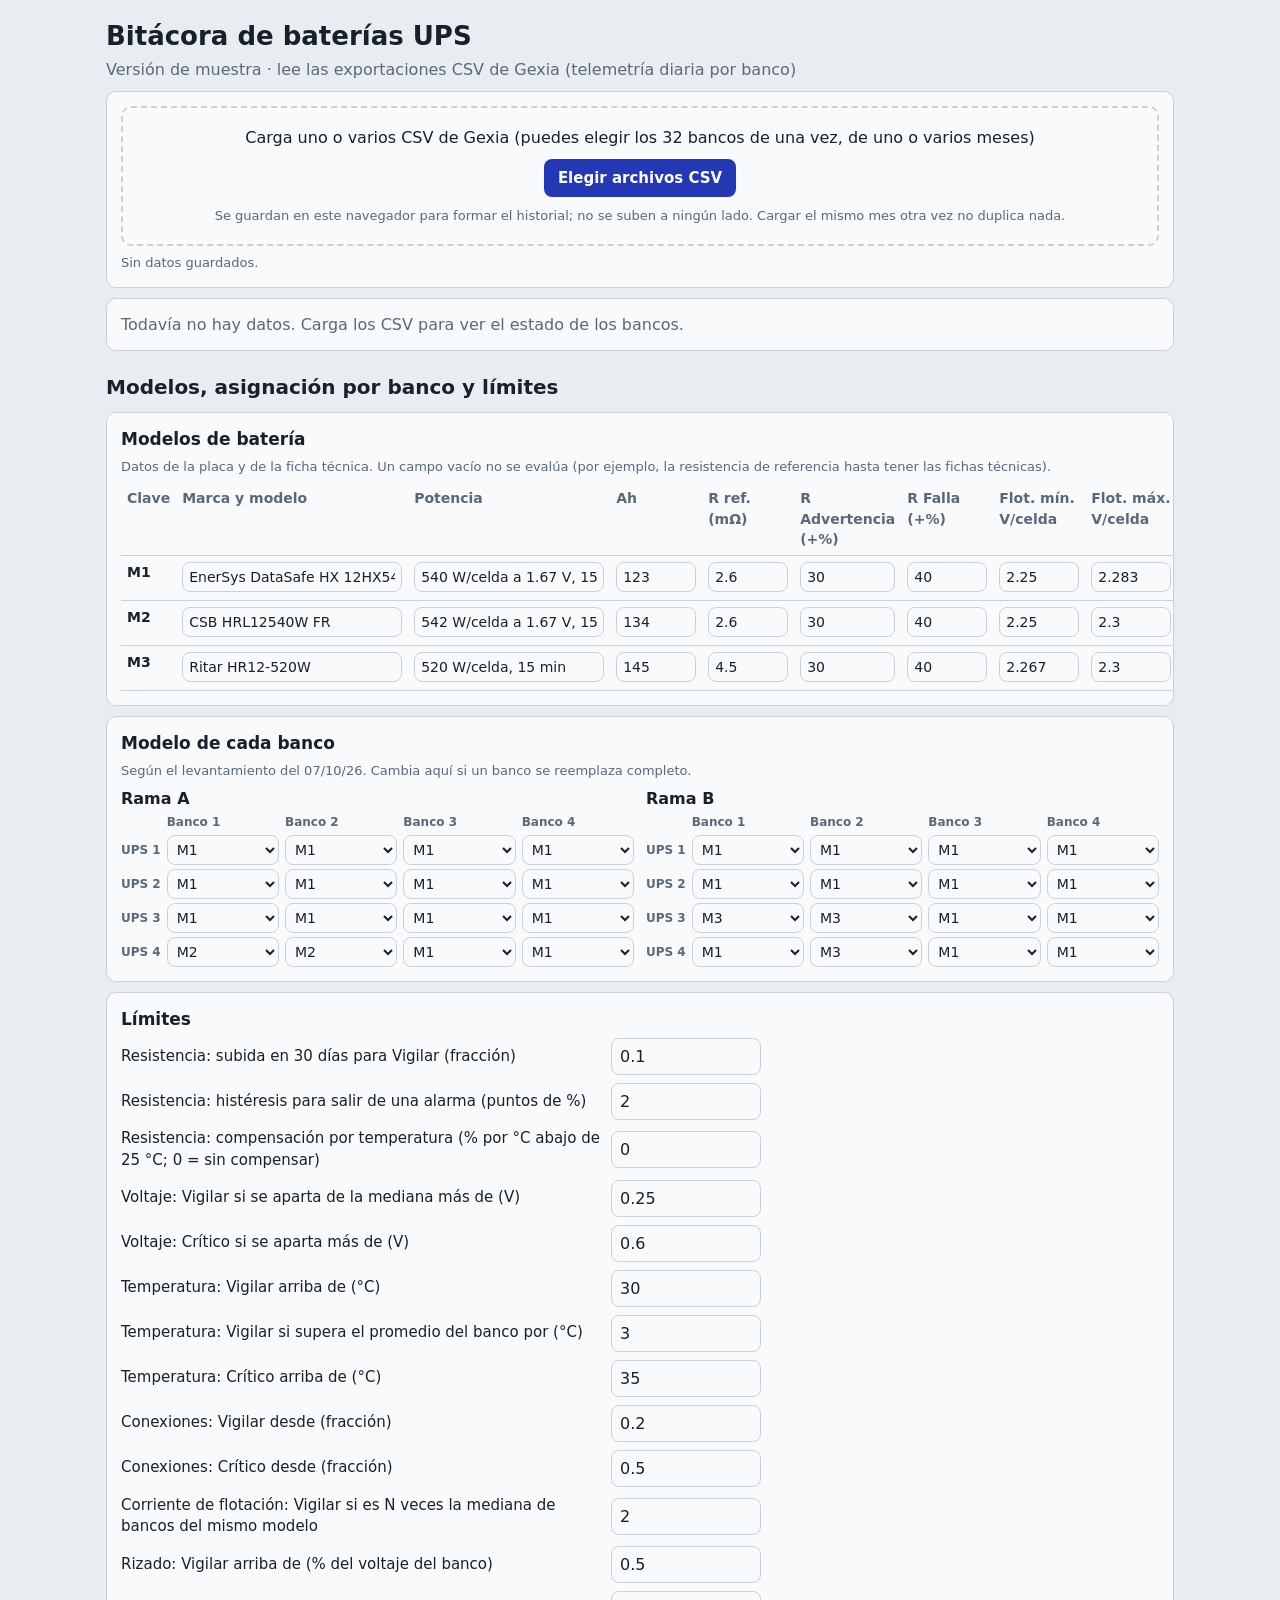
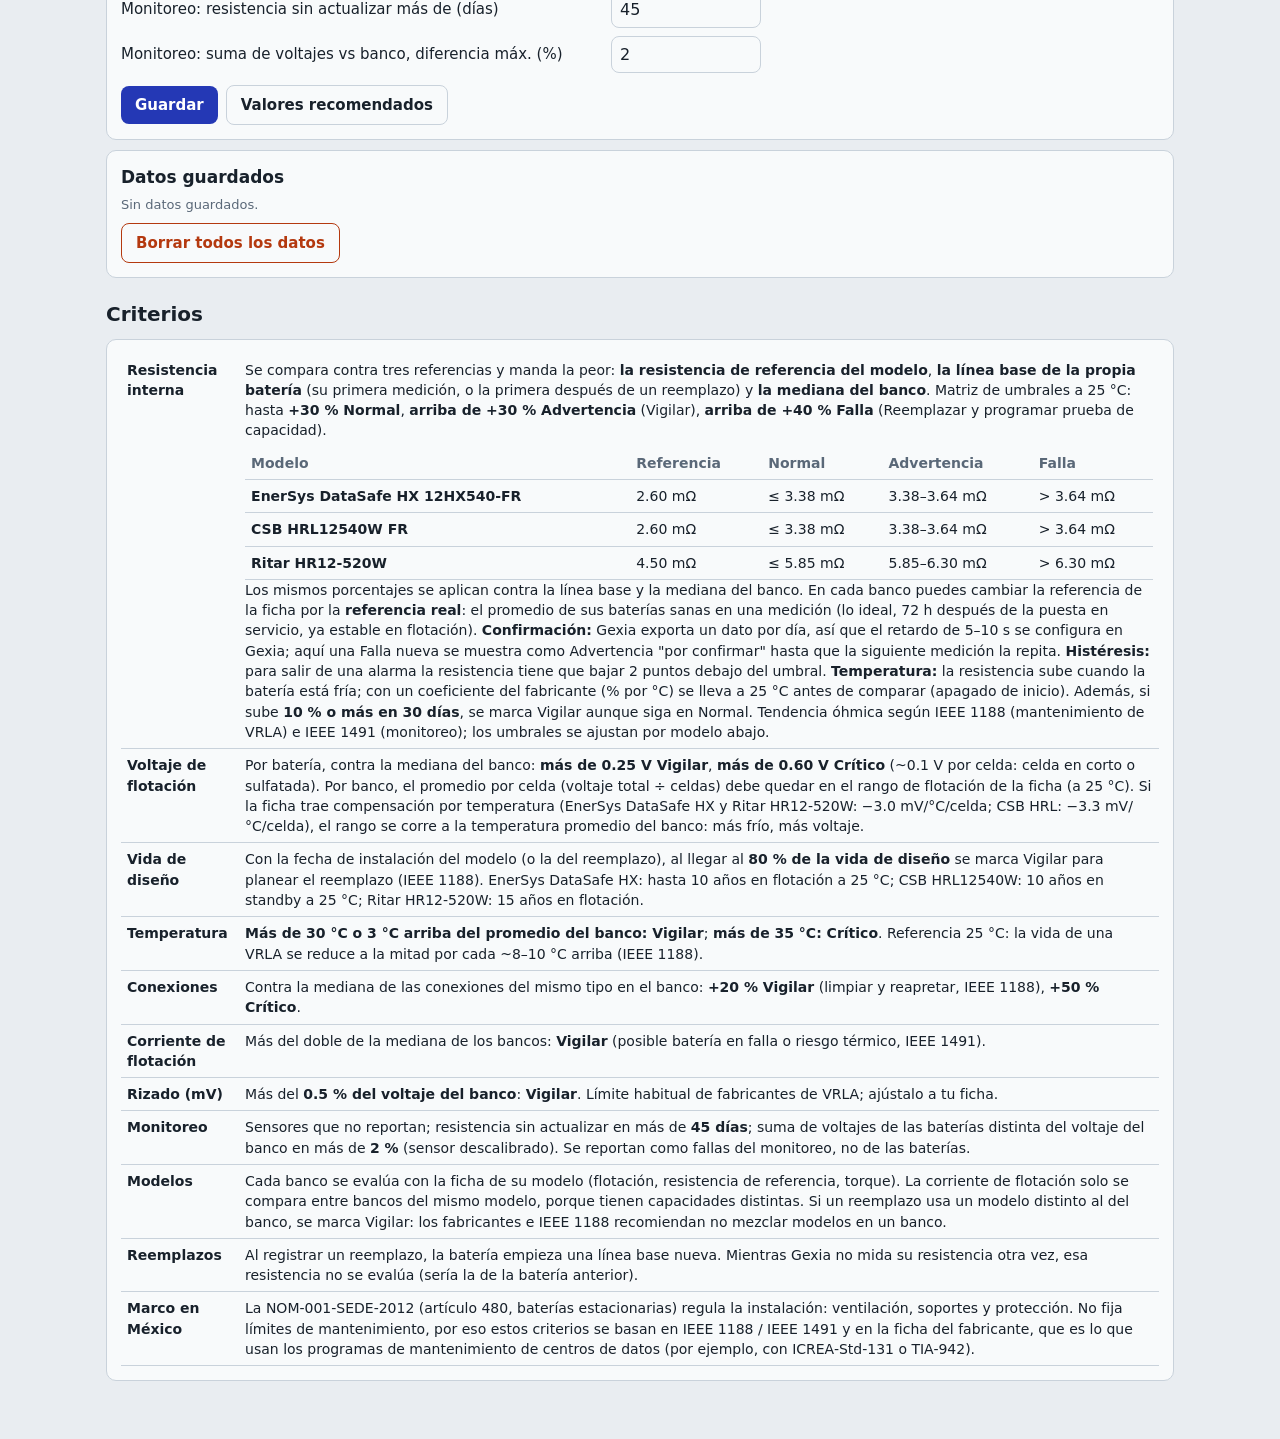
<file: muestra-baterias.html>
<!doctype html>
<html lang="es">
<head>
<meta charset="utf-8">
<meta name="viewport" content="width=device-width, initial-scale=1">
<title>Baterías UPS · muestra</title>
<style>
:root{
  --bg:#e9edf1;--surface:#f8fafb;--ink:#18212b;--muted:#5a6878;--line:#c9d2db;--accent:#2438b5;
  --ok:#1f7a45;--okbg:#dcf1e3;--warn:#8a5a00;--warnbg:#fff0c2;--bad:#b4390f;--badbg:#fbe3d8;--na:#5f6b78;--nabg:#e3e7ec;
  --fb:system-ui,-apple-system,"Segoe UI",Roboto,Arial,sans-serif;
}
@media (prefers-color-scheme:dark){:root:not([data-theme="light"]){
  --bg:#10161d;--surface:#18212b;--ink:#e6ebf0;--muted:#9aa8b6;--line:#2e3b48;--accent:#8ea2ff;
  --ok:#5cc98a;--okbg:#173325;--warn:#f2c14e;--warnbg:#3a3214;--bad:#ff8a5c;--badbg:#3a1f14;--na:#9aa8b6;--nabg:#26303b}}
*{box-sizing:border-box}
body{margin:0;background:var(--bg);color:var(--ink);font:16px/1.45 var(--fb);font-variant-numeric:tabular-nums}
.wrap{max-width:1100px;margin:0 auto;padding:12px 16px 48px}
h1{font-size:26px;margin:6px 0 2px}h2{font-size:20px;margin:22px 0 8px;scroll-margin-top:60px}h3{margin:0 0 6px;font-size:17px}
.muted{color:var(--muted)}.small{font-size:13px}
.card{background:var(--surface);border:1px solid var(--line);border-radius:10px;padding:14px;margin:10px 0}
.btn{border:0;border-radius:8px;padding:10px 14px;font:600 15px var(--fb);background:var(--accent);color:#fff;cursor:pointer}
.btn.sec{background:var(--surface);color:var(--ink);border:1px solid var(--line)}
.btn.danger{background:transparent;color:var(--bad);border:1px solid var(--bad)}
.linkbtn{background:none;border:0;color:var(--accent);font:600 14px var(--fb);cursor:pointer;padding:2px 4px;text-decoration:underline}
.drop{border:2px dashed var(--line);border-radius:10px;padding:18px;text-align:center}
.drop.on{border-color:var(--accent)}
.row{display:flex;flex-wrap:wrap;gap:8px;align-items:center}
.tag{display:inline-flex;align-items:center;gap:4px;padding:2px 8px;border-radius:999px;font-size:13px;font-weight:600;white-space:nowrap}
.t-ok{background:var(--okbg);color:var(--ok)}.t-warn{background:var(--warnbg);color:var(--warn)}.t-bad{background:var(--badbg);color:var(--bad)}.t-na{background:var(--nabg);color:var(--na)}
nav.sec{position:sticky;top:0;z-index:5;background:var(--bg);padding:8px 0;display:flex;gap:6px;overflow-x:auto}
nav.sec a{flex:0 0 auto;border:1px solid var(--line);background:var(--surface);color:var(--ink);text-decoration:none;font:600 14px var(--fb);padding:7px 12px;border-radius:999px}
select,input.f{font:500 16px var(--fb);padding:8px;border:1px solid var(--line);border-radius:8px;background:var(--surface);color:var(--ink);max-width:100%}
.lados{display:grid;gap:12px}
@media (min-width:900px){.lados{grid-template-columns:1fr 1fr}}
.upsg{display:grid;grid-template-columns:repeat(auto-fill,minmax(150px,1fr));gap:8px}
.bank{border:1px solid var(--line);border-radius:10px;padding:8px 10px;background:var(--surface);cursor:pointer;text-align:left;color:var(--ink);font:inherit;display:flex;flex-direction:column;gap:4px;align-items:flex-start}
.bank[aria-pressed="true"]{outline:3px solid var(--accent);outline-offset:1px}
.bank .row{gap:4px}
.bank.vacio{opacity:.55;cursor:default}
.map{display:grid;grid-template-columns:repeat(10,minmax(0,1fr));gap:4px}
@media (max-width:520px){.map{grid-template-columns:repeat(8,minmax(0,1fr))}}
.cell{border:0;border-radius:6px;padding:6px 0 4px;font:700 14px var(--fb);cursor:pointer;display:flex;flex-direction:column;align-items:center;gap:1px;min-height:46px;position:relative}
.cell i{font-style:normal;font-size:12px;line-height:1}
.cell .nu{position:absolute;top:1px;right:3px;font-size:10px;font-weight:700}
.cell.ok{background:var(--okbg);color:var(--ok)}.cell.warn{background:var(--warnbg);color:var(--warn)}.cell.bad{background:var(--badbg);color:var(--bad)}.cell.na{background:var(--nabg);color:var(--na)}
.cell[aria-pressed="true"]{outline:3px solid var(--ink);outline-offset:1px}
.kpis{display:grid;grid-template-columns:repeat(auto-fill,minmax(140px,1fr));gap:8px}
.kpi{border:1px solid var(--line);border-radius:8px;padding:8px 10px}
.kpi .l{font-size:12px;color:var(--muted)}.kpi .v{font-size:20px;font-weight:700}
.kpi.bad{border-color:var(--bad)}.kpi.warn{border-color:var(--warn)}
table{border-collapse:collapse;width:100%;font-size:14px}
th,td{text-align:left;padding:6px;border-bottom:1px solid var(--line);vertical-align:top}
th{color:var(--muted);font-weight:600}
tr.clic{cursor:pointer}tr.clic:hover{background:var(--bg)}
.tw{overflow-x:auto}
ul.f{margin:4px 0;padding-left:18px}ul.f li{margin:3px 0}
svg.sp{width:100%;max-width:520px;height:auto;display:block}
.graf{display:grid;gap:10px;margin-top:8px}
@media (min-width:900px){.graf{grid-template-columns:repeat(3,minmax(0,1fr))}}
.graf h4{margin:0 0 2px;font-size:14px}
.graf .ley{font-size:12px;color:var(--muted);display:flex;gap:10px;flex-wrap:wrap}
.graf .ley i{display:inline-block;width:14px;height:0;border-top:2px solid;vertical-align:middle;margin-right:4px}
.leyenda{display:flex;flex-wrap:wrap;gap:6px;margin:8px 0}
.form{display:grid;grid-template-columns:minmax(0,1fr) 150px;gap:8px 10px;align-items:center;font-size:15px;max-width:640px}
.form input{width:100%}
.form h4{grid-column:1/-1;margin:10px 0 0}
#tModelos input{width:100%;min-width:80px;font-size:14px;padding:6px}
#tModelos input[data-k="nombre"]{min-width:220px}#tModelos input[data-k="potencia"]{min-width:190px}#tModelos input[data-k="torque"]{min-width:150px}#tModelos input[type="date"]{min-width:140px}
#tModelos td:first-child{font-weight:700}
.asg{display:grid;grid-template-columns:auto repeat(4,minmax(0,1fr));gap:4px 6px;align-items:center;font-size:14px}
.asg select{font-size:14px;padding:5px;width:100%}
.mtag{font-size:12px;font-weight:700;color:var(--muted)}
.hidden{display:none!important}
.crit td:first-child{font-weight:600}
@media (max-width:640px){.crit tr{display:block;border-bottom:1px solid var(--line);padding:6px 0}.crit td{display:block;border:0;padding:2px 0}}
@media print{body{background:#fff}.noprint,nav.sec{display:none!important}.card{break-inside:avoid}}
</style>
</head>
<body>
<div class="wrap">
  <h1>Bitácora de baterías UPS</h1>
  <div class="muted">Versión de muestra · lee las exportaciones CSV de Gexia (telemetría diaria por banco)</div>

  <div class="card noprint">
    <div class="drop" id="drop">
      <p style="margin:0 0 10px">Carga uno o varios CSV de Gexia (puedes elegir los 32 bancos de una vez, de uno o varios meses)</p>
      <label class="btn" style="display:inline-block">Elegir archivos CSV<input type="file" id="files" accept=".csv,text/csv" multiple hidden></label>
      <p class="muted small" style="margin:10px 0 0">Se guardan en este navegador para formar el historial; no se suben a ningún lado. Cargar el mismo mes otra vez no duplica nada.</p>
    </div>
    <div class="small" id="cargados" style="margin-top:8px"></div>
    <div class="small muted" id="guardado" style="margin-top:6px"></div>
  </div>

  <div id="vacio" class="card muted">Todavía no hay datos. Carga los CSV para ver el estado de los bancos.</div>

  <div id="res" class="hidden">
    <nav class="sec noprint">
      <a href="#sGen">Estado</a><a href="#sPri">Prioridades</a><a href="#sMon">Monitoreo</a><a href="#det">Banco</a><a href="#sHall">Hallazgos</a><a href="#sAju">Modelos y límites</a>
    </nav>
    <div class="row" style="margin-top:6px"><label for="mes" class="muted">Mes evaluado</label><select id="mes"></select></div>

    <h2 id="sGen">Estado general</h2>
    <div class="kpis" id="kGlobal"></div>
    <div class="leyenda small">
      <span class="tag t-ok">✓ OK</span><span class="tag t-warn">! Vigilar</span><span class="tag t-bad">✕ Reemplazar / crítico</span><span class="tag t-na">? Sin lectura del monitoreo</span><span class="tag t-na">↻ Reemplazada</span>
    </div>
    <div class="lados" id="lados"></div>

    <h2 id="sPri">Prioridades de reemplazo y revisión</h2>
    <div class="muted small">Todas las baterías de los bancos cargados, de la más urgente a la menos urgente. Toca una fila para abrirla.</div>
    <div class="card tw"><table id="prio"></table><div class="row" style="margin-top:8px"><button class="linkbtn hidden" id="prioMas">Mostrar todas</button></div></div>

    <h2 id="sMon">Salud del monitoreo Gexia</h2>
    <div class="muted small">Fallas del sistema de monitoreo, separadas de las fallas de baterías.</div>
    <div class="card tw"><table id="mon"></table></div>

    <div id="det">
      <h2 id="detT"></h2>
      <div class="muted small" id="detSub"></div>
      <div class="kpis" id="kBanco" style="margin-top:8px"></div>
      <div class="card">
        <h3>Mapa del banco <span class="muted small">(toca una batería)</span></h3>
        <div class="map" id="map"></div>
        <div id="bat" class="card" style="margin-bottom:0"></div>
      </div>
      <div class="card"><h3>Hallazgos del banco</h3><div id="hall"></div></div>
      <div class="card noprint"><h3>Referencia de resistencia del banco</h3><div id="refB"></div></div>
      <div class="card tw"><h3>Detalle por batería</h3><table id="tabla"></table></div>
    </div>

    <h2 id="sHall">Hallazgos de todos los bancos</h2>
    <div class="card" id="hallTodos"></div>
    <div class="row noprint"><button class="btn sec" onclick="print()">Imprimir / PDF</button></div>
  </div>

  <h2 id="sAju">Modelos, asignación por banco y límites</h2>
  <div class="card noprint tw">
    <h3>Modelos de batería</h3>
    <div class="muted small">Datos de la placa y de la ficha técnica. Un campo vacío no se evalúa (por ejemplo, la resistencia de referencia hasta tener las fichas técnicas).</div>
    <table id="tModelos" style="margin-top:6px"></table>
  </div>
  <div class="card noprint">
    <h3>Modelo de cada banco</h3>
    <div class="muted small">Según el levantamiento del 07/10/26. Cambia aquí si un banco se reemplaza completo.</div>
    <div class="lados" id="asign" style="margin-top:6px"></div>
  </div>
  <div class="card noprint">
    <h3>Límites</h3>
    <div class="form" id="form"></div>
    <div class="row" style="margin-top:12px"><button class="btn" id="guardarCfg">Guardar</button><button class="btn sec" id="defCfg">Valores recomendados</button><span class="small" id="cfgSt"></span></div>
  </div>
  <div class="card noprint">
    <h3>Datos guardados</h3>
    <div class="small muted" id="guardado2"></div>
    <div class="row" style="margin-top:8px"><button class="btn danger" id="borrar">Borrar todos los datos</button></div>
  </div>

  <h2>Criterios</h2>
  <div class="card tw">
    <table class="crit"><tbody>
      <tr><td>Resistencia interna</td><td>Se compara contra tres referencias y manda la peor: <b>la resistencia de referencia del modelo</b>, <b>la línea base de la propia batería</b> (su primera medición, o la primera después de un reemplazo) y <b>la mediana del banco</b>. Matriz de umbrales a 25 °C: hasta <b>+30 % Normal</b>, <b>arriba de +30 % Advertencia</b> (Vigilar), <b>arriba de +40 % Falla</b> (Reemplazar y programar prueba de capacidad).
        <table class="crit" style="margin-top:6px"><thead><tr><th>Modelo</th><th>Referencia</th><th>Normal</th><th>Advertencia</th><th>Falla</th></tr></thead><tbody id="matrizR"></tbody></table>
        Los mismos porcentajes se aplican contra la línea base y la mediana del banco. En cada banco puedes cambiar la referencia de la ficha por la <b>referencia real</b>: el promedio de sus baterías sanas en una medición (lo ideal, 72 h después de la puesta en servicio, ya estable en flotación).
        <b>Confirmación:</b> Gexia exporta un dato por día, así que el retardo de 5–10 s se configura en Gexia; aquí una Falla nueva se muestra como Advertencia "por confirmar" hasta que la siguiente medición la repita. <b>Histéresis:</b> para salir de una alarma la resistencia tiene que bajar 2 puntos debajo del umbral. <b>Temperatura:</b> la resistencia sube cuando la batería está fría; con un coeficiente del fabricante (% por °C) se lleva a 25 °C antes de comparar (apagado de inicio). Además, si sube <b>10 % o más en 30 días</b>, se marca Vigilar aunque siga en Normal. Tendencia óhmica según IEEE 1188 (mantenimiento de VRLA) e IEEE 1491 (monitoreo); los umbrales se ajustan por modelo abajo.</td></tr>
      <tr><td>Voltaje de flotación</td><td>Por batería, contra la mediana del banco: <b>más de 0.25 V Vigilar</b>, <b>más de 0.60 V Crítico</b> (~0.1 V por celda: celda en corto o sulfatada). Por banco, el promedio por celda (voltaje total ÷ celdas) debe quedar en el rango de flotación de la ficha (a 25 °C). Si la ficha trae compensación por temperatura (EnerSys DataSafe HX y Ritar HR12-520W: −3.0 mV/°C/celda; CSB HRL: −3.3 mV/°C/celda), el rango se corre a la temperatura promedio del banco: más frío, más voltaje.</td></tr>
      <tr><td>Vida de diseño</td><td>Con la fecha de instalación del modelo (o la del reemplazo), al llegar al <b>80 % de la vida de diseño</b> se marca Vigilar para planear el reemplazo (IEEE 1188). EnerSys DataSafe HX: hasta 10 años en flotación a 25 °C; CSB HRL12540W: 10 años en standby a 25 °C; Ritar HR12-520W: 15 años en flotación.</td></tr>
      <tr><td>Temperatura</td><td><b>Más de 30 °C o 3 °C arriba del promedio del banco: Vigilar</b>; <b>más de 35 °C: Crítico</b>. Referencia 25 °C: la vida de una VRLA se reduce a la mitad por cada ~8–10 °C arriba (IEEE 1188).</td></tr>
      <tr><td>Conexiones</td><td>Contra la mediana de las conexiones del mismo tipo en el banco: <b>+20 % Vigilar</b> (limpiar y reapretar, IEEE 1188), <b>+50 % Crítico</b>.</td></tr>
      <tr><td>Corriente de flotación</td><td>Más del doble de la mediana de los bancos: <b>Vigilar</b> (posible batería en falla o riesgo térmico, IEEE 1491).</td></tr>
      <tr><td>Rizado (mV)</td><td>Más del <b>0.5 % del voltaje del banco</b>: <b>Vigilar</b>. Límite habitual de fabricantes de VRLA; ajústalo a tu ficha.</td></tr>
      <tr><td>Monitoreo</td><td>Sensores que no reportan; resistencia sin actualizar en más de <b>45 días</b>; suma de voltajes de las baterías distinta del voltaje del banco en más de <b>2 %</b> (sensor descalibrado). Se reportan como fallas del monitoreo, no de las baterías.</td></tr>
      <tr><td>Modelos</td><td>Cada banco se evalúa con la ficha de su modelo (flotación, resistencia de referencia, torque). La corriente de flotación solo se compara entre bancos del mismo modelo, porque tienen capacidades distintas. Si un reemplazo usa un modelo distinto al del banco, se marca Vigilar: los fabricantes e IEEE 1188 recomiendan no mezclar modelos en un banco.</td></tr>
      <tr><td>Reemplazos</td><td>Al registrar un reemplazo, la batería empieza una línea base nueva. Mientras Gexia no mida su resistencia otra vez, esa resistencia no se evalúa (sería la de la batería anterior).</td></tr>
      <tr><td>Marco en México</td><td>La NOM-001-SEDE-2012 (artículo 480, baterías estacionarias) regula la instalación: ventilación, soportes y protección. No fija límites de mantenimiento, por eso estos criterios se basan en IEEE 1188 / IEEE 1491 y en la ficha del fabricante, que es lo que usan los programas de mantenimiento de centros de datos (por ejemplo, con ICREA-Std-131 o TIA-942).</td></tr>
    </tbody></table>
  </div>
</div>

<script>
(() => {
const $ = s => document.querySelector(s);
const esc = s => String(s ?? "").replace(/[&<>"']/g, c => ({"&":"&amp;","<":"&lt;",">":"&gt;",'"':"&quot;","'":"&#39;"}[c]));
const fx = (v, d=2) => v==null || !isFinite(v) ? "—" : v.toFixed(d);
const pct = v => v==null || !isFinite(v) ? "—" : (v>0?"+":"")+(v*100).toFixed(0)+" %";
const med = a => { const b = a.filter(x => x!=null && isFinite(x)).sort((x,y)=>x-y); if (!b.length) return null; const m = b.length>>1; return b.length%2 ? b[m] : (b[m-1]+b[m])/2; };
const avg = a => { const b = a.filter(x => x!=null && isFinite(x)); return b.length ? b.reduce((s,x)=>s+x,0)/b.length : null; };
const fdia = iso => new Date(iso.length===10 ? iso+"T12:00:00Z" : iso).toLocaleDateString("es-MX", {day:"2-digit", month:"short", year:"2-digit", timeZone:"UTC"});
const DIA = 86400000;
const dia = t => t.slice(0,10);
const mesTxt = m => new Date(m+"-15T12:00:00Z").toLocaleDateString("es-MX", {month:"long", year:"numeric", timeZone:"UTC"});
const vivo = x => x != null && x > 0.5;

/* ===== modelos, asignación por banco y límites (punto 5) ===== */
/* Catálogo según el levantamiento de modelos (07/10/26). Flotación por celda = placa ÷ 6 celdas.
   Fichas técnicas (08/10/26): EnerSys 12HX540 (123 Ah a 8 h, 2.6 mΩ, torque 60 lb·in ± 5 %, máx. 88 lb·in, vida 10 años, −3.0 mV/°C/celda), CSB HRL (134 Ah equivalentes a 20 h, −3.3 mV/°C/celda), HRL12540W (rev. 05/31/24) y Ritar HR12-520W: resistencia, torque, vida de diseño y compensación de flotación.
   Resistencia: matriz de umbrales a 25 °C (08/10/26): referencia del fabricante, Advertencia arriba de +30 %, Falla arriba de +40 %. */
const MODELOS_DEF = {
  // placas: M1 flotación 13.6 ± 0.1 V; M2 13.5–13.8 V; M3 13.6–13.8 V (todas a 25 °C, 6 celdas)
  M1:{nombre:"EnerSys DataSafe HX 12HX540-FR", potencia:"540 W/celda a 1.67 V, 15 min", ah:123, rRef:2.60, rAdv:30, rFalla:40, vMin:2.25, vMax:2.283, vTc:-3, celdas:6, torque:"6.8 N·m (60 lb·in) ± 5 %; máx. 10.0 N·m (88 lb·in)", vida:10, instalacion:""},
  M2:{nombre:"CSB HRL12540W FR", potencia:"542 W/celda a 1.67 V, 15 min", ah:134, rRef:2.60, rAdv:30, rFalla:40, vMin:2.25, vMax:2.30, vTc:-3.3, celdas:6, torque:"5.1 ± 1.0 N·m (44.9 lbf·in), M6", vida:10, instalacion:""},
  M3:{nombre:"Ritar HR12-520W", potencia:"520 W/celda, 15 min", ah:145, rRef:4.50, rAdv:30, rFalla:40, vMin:2.267, vMax:2.30, vTc:-3, celdas:6, torque:"10–12 N·m, M8", vida:15, instalacion:""}
};
const ASIGN_DEF = (() => {
  const a = {};
  for (const l of ["A","B"]) for (let u = 1; u <= 4; u++) for (let b = 1; b <= 4; b++) a[`${l}|${u}|0${b}`] = "M1";
  ["A|4|01","A|4|02"].forEach(k => a[k] = "M2");
  ["B|3|01","B|3|02","B|4|02"].forEach(k => a[k] = "M3");
  return a;
})();
const DEF = {L:{rWarn:0.30, rBad:0.40, rMes:0.10, rHist:2, rTc:0, vWarn:0.25, vBad:0.60, tWarn:30, tDelta:3, tBad:35, cWarn:0.20, cBad:0.50, iFact:2, rizPct:0.5, rDias:45, sumaPct:2}};
const CFG_KEY = "bitacora-baterias-cfg", REP_KEY = "bitacora-baterias-reemplazos";
const leerLS = (k, d) => { try{ return JSON.parse(localStorage.getItem(k) || "null") ?? d; }catch{ return d; } };
let cfg = leerLS(CFG_KEY, {});
const modelosGuardados = cfg.modelos || {};
if (cfg.ficha && !cfg.modelos) modelosGuardados.M1 = {rRef:cfg.ficha.rRef, ah:cfg.ficha.ah, instalacion:cfg.ficha.instalacion};   // ficha única de la versión anterior
cfg = {modelos:Object.fromEntries(Object.entries(MODELOS_DEF).map(([k, m]) => [k, {...m, ...Object.fromEntries(Object.entries(modelosGuardados[k] || {}).filter(([, v]) => v != null && v !== ""))}])),
       asign:{...ASIGN_DEF, ...(cfg.asign||{})}, L:{...DEF.L, ...(cfg.L||{})}, refBanco:cfg.refBanco || {}};
let L = cfg.L;
const modeloDe = clave => cfg.asign[clave] || "M1";
/* umbrales de resistencia del modelo como fracción (30 → 0.30); sin dato, los generales */
const limR = F => ({w: F.rAdv != null && F.rAdv !== "" ? F.rAdv/100 : L.rWarn, b: F.rFalla != null && F.rFalla !== "" ? F.rFalla/100 : L.rBad});
const fichaDe = clave => cfg.modelos[modeloDe(clave)] || {};
const guardarCfg = () => { try{ localStorage.setItem(CFG_KEY, JSON.stringify(cfg)); }catch{} };
let reemplazos = leerLS(REP_KEY, []);
const guardarRep = () => { try{ localStorage.setItem(REP_KEY, JSON.stringify(reemplazos)); }catch{} };
const CAMPOS = [
  ["L","rMes","Resistencia: subida en 30 días para Vigilar (fracción)"],
  ["L","rHist","Resistencia: histéresis para salir de una alarma (puntos de %)"],["L","rTc","Resistencia: compensación por temperatura (% por °C abajo de 25 °C; 0 = sin compensar)"],
  ["L","vWarn","Voltaje: Vigilar si se aparta de la mediana más de (V)"],["L","vBad","Voltaje: Crítico si se aparta más de (V)"],
  ["L","tWarn","Temperatura: Vigilar arriba de (°C)"],["L","tDelta","Temperatura: Vigilar si supera el promedio del banco por (°C)"],["L","tBad","Temperatura: Crítico arriba de (°C)"],
  ["L","cWarn","Conexiones: Vigilar desde (fracción)"],["L","cBad","Conexiones: Crítico desde (fracción)"],
  ["L","iFact","Corriente de flotación: Vigilar si es N veces la mediana de bancos del mismo modelo"],["L","rizPct","Rizado: Vigilar arriba de (% del voltaje del banco)"],
  ["L","rDias","Monitoreo: resistencia sin actualizar más de (días)"],["L","sumaPct","Monitoreo: suma de voltajes vs banco, diferencia máx. (%)"]
];
const COLM = [["nombre","Marca y modelo","text"],["potencia","Potencia","text"],["ah","Ah","number"],["rRef","R ref. (mΩ)","number"],["rAdv","R Advertencia (+%)","number"],["rFalla","R Falla (+%)","number"],["vMin","Flot. mín. V/celda","number"],["vMax","Flot. máx. V/celda","number"],["vTc","Comp. flot. mV/°C/celda","number"],["celdas","Celdas","number"],["torque","Torque","text"],["vida","Vida diseño (años)","number"],["instalacion","Instalación","date"]];
function pintarForm(){
  $("#matrizR").innerHTML = Object.values(cfg.modelos).map(m => { const lr = limR(m), r = m.rRef;
    return `<tr><td>${esc(m.nombre)}</td>${r ? `<td>${fx(r,2)} mΩ</td><td>≤ ${fx(r*(1+lr.w),2)} mΩ</td><td>${fx(r*(1+lr.w),2)}–${fx(r*(1+lr.b),2)} mΩ</td><td>&gt; ${fx(r*(1+lr.b),2)} mΩ</td>` : `<td colspan="4">Sin referencia: solo línea base y mediana (+${Math.round(lr.w*100)} % / +${Math.round(lr.b*100)} %)</td>`}</tr>`; }).join("");
  $("#form").innerHTML = CAMPOS.map(c => `<label for="c-${c[1]}">${c[2]}</label><input class="f" id="c-${c[1]}" data-k="${c[1]}" type="number" step="any" inputmode="decimal" value="${esc(cfg.L[c[1]] ?? "")}">`).join("");
  $("#tModelos").innerHTML = `<thead><tr><th>Clave</th>${COLM.map(c => `<th>${c[1]}</th>`).join("")}</tr></thead><tbody>` +
    Object.entries(cfg.modelos).map(([k, m]) => `<tr><td>${k}</td>${COLM.map(c => `<td><input class="f" data-m="${k}" data-k="${c[0]}" type="${c[2]}" ${c[2]==="number"?'step="any" inputmode="decimal"':""} value="${esc(m[c[0]] ?? "")}"></td>`).join("")}</tr>`).join("") + `</tbody>`;
  $("#asign").innerHTML = ["A","B"].map(l => `<div><b>Rama ${l}</b><div class="asg" style="margin-top:4px"><span></span>${[1,2,3,4].map(b => `<span class="mtag">Banco ${b}</span>`).join("")}
    ${[1,2,3,4].map(u => `<span class="mtag">UPS ${u}</span>${[1,2,3,4].map(b => { const k = `${l}|${u}|0${b}`; return `<select data-asg="${k}" aria-label="Rama ${l} UPS ${u} banco ${b}">${Object.keys(cfg.modelos).map(m => `<option value="${m}"${modeloDe(k)===m?" selected":""}>${m}</option>`).join("")}</select>`; }).join("")}`).join("")}</div></div>`).join("");
}
$("#guardarCfg").onclick = () => {
  document.querySelectorAll("#form input").forEach(inp => { const k = inp.dataset.k; cfg.L[k] = inp.value === "" ? DEF.L[k] : Number(inp.value); });
  document.querySelectorAll("#tModelos input").forEach(inp => { const m = inp.dataset.m, k = inp.dataset.k; cfg.modelos[m][k] = inp.type === "number" ? (inp.value === "" ? null : Number(inp.value)) : inp.value.trim(); });
  document.querySelectorAll("#asign select").forEach(sl => cfg.asign[sl.dataset.asg] = sl.value);
  guardarCfg(); L = cfg.L; $("#cfgSt").textContent = "Guardado."; pintarForm(); todo();
};
$("#defCfg").onclick = () => { cfg.L = {...DEF.L}; cfg.asign = {...ASIGN_DEF};
  for (const [k, m] of Object.entries(MODELOS_DEF)) if (cfg.modelos[k]) for (const c of ["ah","potencia","rRef","rAdv","rFalla","vMin","vMax","vTc","torque","vida"]) cfg.modelos[k][c] = m[c]; pintarForm(); $("#cfgSt").textContent = "Límites, umbrales de resistencia por modelo y asignación del levantamiento cargados: toca Guardar para aplicarlos."; };

const NIVEL = {ok:0, na:1, warn:2, bad:3};
const peor = (a, b) => NIVEL[b] > NIVEL[a] ? b : a;
const ICON = {ok:"✓", warn:"!", bad:"✕", na:"?"};
const TXT = {ok:"OK", warn:"Vigilar", bad:"Reemplazar / crítico", na:"Sin lectura"};
const CORTO = {ok:"OK", warn:"Vigilar", bad:"Crítico", na:"Sin lectura"};

/* ===== almacenamiento del historial (punto 1): IndexedDB, un registro por banco y día ===== */
const bancos = new Map();          // clave "A|1|01" → {lado, ups, banco, archivos:Set, filas:Map(t → fila)}
let db = null;
function abrirDB(){
  return new Promise(res => {
    try{
      // sin versión: abre la que dejó la bitácora (v2 agrega los cargadores)
      const rq = indexedDB.open("bitacora-baterias");
      rq.onupgradeneeded = () => { if (!rq.result.objectStoreNames.contains("dias")) rq.result.createObjectStore("dias"); };
      rq.onsuccess = () => res(rq.result); rq.onerror = () => res(null);
      setTimeout(() => res(null), 5000);
    }catch{ res(null); }
  });
}
const tx = (modo, f) => new Promise((res, rej) => { const t = db.transaction("dias", modo); const r = f(t.objectStore("dias")); t.oncomplete = () => res(r?.result); t.onerror = () => rej(t.error); });
function agregarFila(clave, f){
  const [lado, ups, banco] = clave.split("|");
  const B = bancos.get(clave) || {lado, ups:+ups, banco, archivos:new Set(), filas:new Map()};
  B.filas.set(f.t, f); bancos.set(clave, B); return B;
}
async function cargarDB(){
  if (!db) return;
  const todos = await new Promise(res => { const t = db.transaction("dias"); const r = t.objectStore("dias").getAll(); r.onsuccess = () => res(r.result || []); r.onerror = () => res([]); });
  todos.forEach(x => agregarFila(x.clave, x.f));
}

function parseCSV(txt){
  const rows = []; let row = [], cur = "", q = false;
  for (let i = 0; i < txt.length; i++){
    const c = txt[i];
    if (q){ if (c === '"'){ if (txt[i+1] === '"'){ cur += '"'; i++; } else q = false; } else cur += c; }
    else if (c === '"') q = true;
    else if (c === ","){ row.push(cur); cur = ""; }
    else if (c === "\n" || c === "\r"){ if (c === "\r" && txt[i+1] === "\n") i++; row.push(cur); cur = ""; if (row.some(x => x !== "")) rows.push(row); row = []; }
    else cur += c;
  }
  if (cur !== "" || row.length){ row.push(cur); if (row.some(x => x !== "")) rows.push(row); }
  return rows;
}
const num = s => { if (s == null || s === "") return null; const n = Number(s); return isFinite(n) ? n : null; };
function leer(nombre, txt){
  const rows = parseCSV(txt.replace(/^﻿/, ""));
  if (rows.length < 2) throw new Error("archivo vacío");
  const H = rows[0].map(h => h.trim()), iT = H.indexOf("time"), cols = [];
  H.forEach((h, i) => {
    let m;
    if ((m = h.match(/^UPS(\d+)(Tens|Resist|Temp)B(\d+)Bat(\d+)$/))) cols.push({i, ups:+m[1], b:m[3], tipo:"bat", k:{Tens:"v",Resist:"r",Temp:"t"}[m[2]], n:+m[4]});
    else if ((m = h.match(/^UPS(\d+)ConB(\d+)Bat(\d{4})$/))) cols.push({i, ups:+m[1], b:m[2], tipo:"con", n:m[3]});
    else if ((m = h.match(/^UPS(\d+)(Tens|Corr|Temp|Rizado)B(\d+)$/))) cols.push({i, ups:+m[1], b:m[3], tipo:"tot", k:{Tens:"v",Corr:"i",Temp:"t",Rizado:"riz"}[m[2]]});
  });
  if (iT < 0 || !cols.length) throw new Error("no tiene el formato de Gexia");
  const lado = ((nombre.match(/LADO[_ -]?([AB])/i) || [])[1] || "?").toUpperCase();
  const clave = `${lado}|${cols[0].ups}|${cols[0].b}`, nuevas = [];
  for (const r of rows.slice(1)){
    const t = r[iT]; if (!t) continue;
    const f = {t, bat:{}, con:{}, tot:{}};
    for (const c of cols){
      const v = num(r[c.i]);
      if (c.tipo === "bat") (f.bat[c.n] ||= {})[c.k] = v;
      else if (c.tipo === "con") f.con[c.n] = v;
      else f.tot[c.k] = v;
    }
    agregarFila(clave, f).archivos.add(nombre); nuevas.push(f);
  }
  return {clave, nuevas};
}

/* ===== reemplazos (punto 2) ===== */
const repDe = (clave, n, hasta) => reemplazos.filter(r => r.clave===clave && r.n===n && (!hasta || r.fecha <= hasta)).sort((a,b) => a.fecha.localeCompare(b.fecha)).pop() || null;

/* ===== análisis de un banco en el mes elegido ===== */
/* Resistencia llevada a 25 °C: R25 = R / (1 + k·(25 − T)), k en %/°C. r0 guarda la lectura cruda para saber cuándo midió Gexia. */
const a25 = (r, t) => !L.rTc || !vivo(r) || !(t > 10 && t < 45) ? r : r / (1 + L.rTc/100 * (25 - t));
const compensar = f => ({...f, bat:Object.fromEntries(Object.entries(f.bat).map(([i, x]) => [i, {...x, r0:x.r, r:a25(x.r, x.t)}]))});
function analizar(B, ctx, mes){
  const todas = [...B.filas.values()].sort((a, b) => a.t.localeCompare(b.t));
  const hist = todas.filter(f => dia(f.t).slice(0,7) <= mes).map(compensar);
  const delMes = hist.filter(f => dia(f.t).startsWith(mes));
  if (!delMes.length) return null;
  const u = delMes[delMes.length-1], p = delMes[0], hoy = dia(u.t);
  const clave = `${B.lado}|${B.ups}|${B.banco}`, mod = modeloDe(clave), F = fichaDe(clave);
  // referencia de resistencia: la real del banco si se fijó; si no, la de la ficha del modelo
  const RB = cfg.refBanco[clave], rRef = RB?.r || F.rRef || null, refNom = RB?.r ? "la referencia real del banco" : "la referencia del fabricante";
  const n = Object.keys(u.bat).length || 40, celdas = F.celdas || 6;
  const V = [], R = [], T = [];
  for (let i = 1; i <= n; i++){ const x = u.bat[i] || {}; V.push(vivo(x.v) ? x.v : null); R.push(vivo(x.r) ? x.r : null); T.push(vivo(x.t) ? x.t : null); }
  const vMed = med(V), rMed = med(R.filter((r, i) => V[i] != null)), tProm = avg(T);
  const refDia = hist.map(f => {
    const vs = [], rs = [], tcs = [];
    for (let i = 1; i <= n; i++){ const x = f.bat[i] || {}; if (vivo(x.v)){ vs.push(x.v); if (vivo(x.r)) rs.push(x.r); } if (vivo(x.t)) tcs.push(x.t); }
    return {v:med(vs), r:med(rs), tc:avg(tcs)};
  });
  const bats = [];
  for (let i = 1; i <= n; i++){
    const v = V[i-1], t = T[i-1], m = [];
    let r = R[i-1], est = "ok";
    const rep = repDe(clave, i, hoy);
    // filas desde el reemplazo (o todo el historial) para la línea base y la tendencia
    const propias = rep ? hist.filter(f => dia(f.t) >= rep.fecha) : hist;
    let base = null, esperando = false;
    if (rep){
      // Gexia sigue reportando la resistencia de la batería anterior hasta que vuelve a medir
      const antes = hist.filter(f => dia(f.t) < rep.fecha).map(f => f.bat[i]?.r0).filter(vivo).pop();
      const nueva = propias.find(f => vivo(f.bat[i]?.r0) && f.bat[i].r0 !== antes);
      if (nueva) base = nueva.bat[i].r; else esperando = true;
    } else {
      const f0 = propias.find(f => vivo(f.bat[i]?.r)); base = f0 ? f0.bat[i].r : null;
    }
    if (rep && rep.modelo && rep.modelo !== mod){ est = peor(est, "warn"); m.push(`Reemplazada con ${rep.modelo} en un banco ${mod}: no se recomienda mezclar modelos en un banco`); }
    if (esperando){ m.push(`Reemplazada el ${fdia(rep.fecha)}: esperando la primera medición de resistencia de la batería nueva`); r = null; }
    if (v == null || t == null){ est = "na"; m.push(v == null && t == null ? "El monitoreo no reporta voltaje ni temperatura" : v == null ? "El monitoreo no reporta voltaje" : "El monitoreo no reporta temperatura"); }
    if (v != null && vMed){
      const d = v - vMed;
      if (Math.abs(d) > L.vBad){ est = peor(est, "bad"); m.push(`Voltaje ${fx(v,3)} V, ${d>0?"+":""}${fx(d,2)} V contra la mediana del banco`); }
      else if (Math.abs(d) > L.vWarn){ est = peor(est, "warn"); m.push(`Voltaje ${fx(v,3)} V, ${d>0?"+":""}${fx(d,2)} V contra la mediana del banco`); }
    }
    // resistencia contra línea base, mediana del banco y referencia del fabricante: manda la peor
    const dMed = r != null && rMed ? r/rMed - 1 : null;
    const dBase = r != null && base ? r/base - 1 : null;
    const dRef = r != null && rRef ? r/rRef - 1 : null;
    if (r != null){
      const sospechosa = v == null;
      const peorDe = x => [[base, "su línea base"], [rMed, "la mediana del banco"], [rRef, refNom]].filter(c => c[0])
        .map(c => [x/c[0] - 1, c[1], c[0]]).reduce((a, c) => c[0] > a[0] ? c : a, [-Infinity, "", null]);
      const [dPeor, contra, contraV] = peorDe(r);
      const lr = limR(F), EPS = 1e-9;   // EPS: 3.38/2.60 − 1 debe quedar en +30 % exacto, no arriba
      const nivel = d => d > lr.b + EPS ? 2 : d > lr.w + EPS ? 1 : 0, umbral = [0, lr.w, lr.b], NOM = ["Normal", "Advertencia", "Falla"];
      const lim = x => contra === "su línea base" || contra === "la mediana del banco" ? `+${Math.round(x*100)} %` : `${fx(contraV*(1+x),2)} mΩ`;
      // medición anterior de Gexia (la última lectura cruda distinta de la actual, desde el reemplazo)
      const cur0 = u.bat[i]?.r0, prev = propias.filter(f => vivo(f.bat[i]?.r0) && f.bat[i].r0 !== cur0 && f.t < u.t).pop();
      let nv = nivel(dPeor), nota = "";
      if (prev){
        const nP = nivel(peorDe(prev.bat[i].r)[0]);
        // confirmación (equivalente al retardo de alarma): una Falla nueva cuenta hasta que la repita la siguiente medición
        if (nv === 2 && nP < 2){ nv = 1; nota = ` (pasa el umbral de Falla, ${lim(lr.b)}, pero falta confirmarla: la medición del ${fdia(prev.t)}, ${fx(prev.bat[i].r,3)} mΩ, no lo pasaba)`; }
        // histéresis: para salir de una alarma tiene que bajar del umbral menos la banda
        else if (nv < nP && dPeor > umbral[nP] - L.rHist/100){ nv = nP; nota = ` (ya estaba en ${NOM[nP]}; por histéresis sigue así hasta bajar de ${lim(umbral[nP] - L.rHist/100)})`; }
      }
      const txtR = `Resistencia ${fx(r,3)} mΩ${L.rTc ? " a 25 °C" : ""}, ${pct(dPeor)} contra ${contra}`;
      if (nv === 2){ est = peor(est, sospechosa ? "na" : "bad"); m.push(`${txtR}${nota || ` (Falla arriba de ${lim(lr.b)})`}${sospechosa ? "; verificar sensor antes de reemplazar" : ""}`); }
      else if (nv === 1){ est = peor(est, sospechosa ? "na" : "warn"); m.push(`${txtR}${nota || ` (Advertencia arriba de ${lim(lr.w)})`}`); }
      // velocidad de subida: contra la medición de hace 30 días o más
      const hace = propias.filter(f => new Date(f.t) <= new Date(u.t) - 30*DIA && vivo(f.bat[i]?.r)).pop();
      if (hace){ const s = r / hace.bat[i].r - 1; if (s >= L.rMes && dPeor <= lr.w + EPS){ est = peor(est, "warn"); m.push(`La resistencia subió ${pct(s)} desde el ${fdia(hace.t)}`); } }
    }
    if (t != null){
      if (t > L.tBad){ est = peor(est, "bad"); m.push(`Temperatura ${fx(t,1)} °C`); }
      else if (t > L.tWarn || (tProm && t - tProm > L.tDelta)){ est = peor(est, "warn"); m.push(`Temperatura ${fx(t,1)} °C (promedio del banco ${fx(tProm,1)} °C)`); }
    }
    const v0 = vivo(p.bat[i]?.v) ? p.bat[i].v : null, tend = v != null && v0 != null ? v - v0 : null;
    if (tend != null && tend < -0.05 && est !== "bad"){ m.push(`El voltaje bajó ${fx(-tend,3)} V en el mes`); est = peor(est, "warn"); }
    const desde = rep ? rep.fecha : F.instalacion;
    const edad = desde ? (new Date(hoy) - new Date(desde)) / (365.25*DIA) : null;
    // IEEE 1188: planear el reemplazo al acercarse al fin de la vida de diseño
    if (rep && edad != null && F.vida && edad >= 0.8 * F.vida){ est = peor(est, "warn"); m.push(`Edad ${fx(edad,1)} años: ${edad >= F.vida ? "pasó" : "llega al 80 % de"} su vida de diseño (${F.vida} años); planear el reemplazo`); }
    const serie = hist.map((f, j) => ({t:f.t, v:vivo(f.bat[i]?.v) ? f.bat[i].v : null, r:vivo(f.bat[i]?.r) ? f.bat[i].r : null, tc:vivo(f.bat[i]?.t) ? f.bat[i].t : null, ref:refDia[j]}));
    bats.push({n:i, v, r, t, base, dBase, dMed, dRef, dV: v != null && vMed ? v - vMed : null, tend, est, m, serie, rep, edad, esperando,
      score: NIVEL[est]*1000 + Math.max(dBase ?? 0, dMed ?? 0, dRef ?? 0)*100 + Math.abs(v != null && vMed ? v - vMed : 0)*50});
  }
  // conexiones
  const cons = Object.entries(u.con).filter(([k, x]) => x != null && x > 0), tipos = {};
  cons.forEach(([k, x]) => (tipos[x > 0.2 ? "nivel" : "puente"] ||= []).push(x));
  const mC = Object.fromEntries(Object.entries(tipos).map(([g, a]) => [g, med(a)])), conMal = [];
  cons.forEach(([k, x]) => {
    const d = x / mC[x > 0.2 ? "nivel" : "puente"] - 1, a = +k.slice(0,2), b = +k.slice(2);
    if (V[a-1] == null || V[b-1] == null) return;
    if (d >= L.cWarn) conMal.push({k:`${a}–${b}`, x, d, est: d >= L.cBad ? "bad" : "warn"});
  });
  // salud del monitoreo (punto 4)
  const tot = u.tot, mon = [];
  const nV = V.filter(x => x != null).length, nT = T.filter(x => x != null).length;
  if (nV < n) mon.push(`${n - nV} de ${n} sensores de voltaje sin reportar (baterías ${rangos(V.map((x,i) => x==null ? i+1 : 0).filter(Boolean))})`);
  if (nT < n) mon.push(`${n - nT} de ${n} sensores de temperatura sin reportar`);
  if (!vivo(tot.v)) mon.push("El banco no reporta voltaje total ni corriente");
  let ultR = null;
  for (let j = hist.length-1; j > 0 && !ultR; j--) for (let i = 1; i <= n; i++) if (hist[j].bat[i]?.r0 !== hist[j-1].bat[i]?.r0){ ultR = hist[j].t; break; }
  const diasR = Math.round((new Date(u.t) - new Date(ultR || hist[0].t)) / DIA);
  if (diasR > L.rDias) mon.push(ultR ? `La resistencia no se actualiza desde el ${fdia(ultR)} (${diasR} días)` : `La resistencia no ha cambiado desde el ${fdia(hist[0].t)}, inicio de los datos (${diasR} días)`);
  const sumV = nV === n ? V.reduce((s, x) => s + x, 0) : null;
  const difSuma = sumV != null && vivo(tot.v) ? (sumV - tot.v) / tot.v * 100 : null;
  if (difSuma != null && Math.abs(difSuma) > L.sumaPct) mon.push(`La suma de los voltajes (${fx(sumV,1)} V) difiere ${fx(difSuma,1)} % del voltaje del banco (${fx(tot.v,1)} V): posible sensor descalibrado`);
  const finMes = new Date(Date.UTC(+mes.slice(0,4), +mes.slice(5,7), 0)).toISOString().slice(0,10);
  const diasMes = new Set(delMes.map(f => dia(f.t))).size, totalDias = +finMes.slice(8,10);
  if (diasMes < totalDias && mes < new Date().toISOString().slice(0,7)) mon.push(`Faltan ${totalDias - diasMes} día(s) de datos en el mes`);
  // banco
  const hb = []; let estB = "ok";
  if (mon.length){ estB = "na"; mon.forEach(t => hb.push({est:"na", t:`Monitoreo: ${t}.`})); }
  const iMed = ctx.iMed[mod];
  if (tot.i != null && iMed && ctx.nMod[mod] >= 3 && tot.i > iMed * L.iFact){ estB = peor(estB, "warn"); hb.push({est:"warn", t:`Corriente de flotación ${fx(tot.i,2)} A, ${fx(tot.i/iMed,1)} veces la mediana de los bancos ${mod} (${fx(iMed,2)} A).`}); }
  if (tot.riz != null && vivo(tot.v) && tot.riz/10/tot.v > L.rizPct){ estB = peor(estB, "warn"); hb.push({est:"warn", t:`Rizado ${Math.round(tot.riz)} mV = ${fx(tot.riz/10/tot.v,2)} % del voltaje del banco (límite ${L.rizPct} %).`}); }
  // vida de diseño del banco (instalación del modelo); las baterías reemplazadas se evalúan por su fecha
  const edadB = F.instalacion ? (new Date(hoy) - new Date(F.instalacion)) / (365.25*DIA) : null;
  if (edadB != null && F.vida && edadB >= 0.8 * F.vida){ estB = peor(estB, "warn"); hb.push({est:"warn", t:`Banco con ${fx(edadB,1)} años: ${edadB >= F.vida ? "pasó" : "llega al 80 % de"} la vida de diseño de ${mod} (${F.vida} años); planear el reemplazo${bats.some(b => b.rep) ? " (sin contar las baterías reemplazadas)" : ""}.`}); }
  const vCelda = vivo(tot.v) ? tot.v / (n * celdas) : null;
  // rango de flotación de la ficha (a 25 °C), corrido por la compensación del fabricante a la temperatura promedio del banco
  const dT = F.vTc && tProm != null ? tProm - 25 : 0, cT = dT ? F.vTc/1000 * dT : 0;
  const vMinT = F.vMin ? F.vMin + cT : null, vMaxT = F.vMax ? F.vMax + cT : null;
  const rangoTxt = `${fx(vMinT,3)}–${fx(vMaxT,3)}${cT ? ` a ${fx(tProm,1)} °C, con ${F.vTc} mV/°C/celda` : ""}`;
  if (vCelda != null && ((vMinT && vCelda < vMinT) || (vMaxT && vCelda > vMaxT))){ estB = peor(estB, "warn"); hb.push({est:"warn", t:`Flotación promedio ${fx(vCelda,3)} V/celda, fuera del rango de ${mod} (${rangoTxt}).`}); }
  conMal.forEach(c => { estB = peor(estB, c.est); hb.push({est:c.est, t:`Conexión ${c.k}: ${fx(c.x,3)} mΩ (${pct(c.d)} vs las de su tipo). Limpiar y reapretar${F.torque ? " a " + F.torque : ""}.`}); });
  bats.filter(b => b.est === "bad" || b.est === "warn").sort((a, b) => NIVEL[b.est]-NIVEL[a.est] || a.n-b.n)
    .forEach(b => { estB = peor(estB, b.est); hb.push({est:b.est, t:`Batería ${b.n}: ${b.m.join("; ")}.`}); });
  const cuenta = {ok:0, warn:0, bad:0, na:0}; bats.forEach(b => cuenta[b.est]++);
  return {B, clave, mod, F, rRef, RB, refNom, hist, delMes, u, p, bats, vMed, rMed, tProm, conMal, hb, estB, cuenta, mon, nV, nT, n, ultR, diasR, difSuma, vCelda};
}
function rangos(ns){
  const out = []; let a = null, b = null;
  for (const n of ns){ if (a == null){ a = b = n; } else if (n === b+1) b = n; else { out.push(a===b ? a : `${a}–${b}`); a = b = n; } }
  if (a != null) out.push(a===b ? a : `${a}–${b}`);
  return out.join(", ");
}

/* ===== interfaz ===== */
let sel = null, selBat = null, mes = null, A = new Map(), prioTodas = false;
const nombreB = a => `Rama ${a.B.lado} · UPS ${a.B.ups} · Banco ${+a.B.banco}`;
/* Meses evaluables: los que tienen al menos 5 días de datos. Gexia incluye en cada exportación el último día del mes
   anterior (la de agosto empieza el 31 de julio); ese día suelto queda en el historial pero no forma un mes propio. */
function meses(){
  const s = new Map(); bancos.forEach(B => B.filas.forEach(f => { const m = dia(f.t).slice(0,7); (s.get(m) || s.set(m, new Set()).get(m)).add(dia(f.t)); }));
  return [...s].filter(([m, d]) => d.size >= 5).map(([m]) => m).sort();
}
function todo(){
  const ms = meses();
  $("#vacio").classList.toggle("hidden", ms.length > 0); $("#res").classList.toggle("hidden", !ms.length);
  pintarGuardado();
  if (!ms.length) return;
  if (!mes || !ms.includes(mes)) mes = ms[ms.length-1];
  $("#mes").innerHTML = ms.map(m => `<option value="${m}">${mesTxt(m)}</option>`).reverse().join(""); $("#mes").value = mes;
  // corriente de flotación: solo se compara entre bancos del mismo modelo (capacidades distintas)
  const porMod = {};
  bancos.forEach((B, k) => { const i = [...B.filas.values()].filter(f => dia(f.t).startsWith(mes)).sort((a,b)=>a.t.localeCompare(b.t)).pop()?.tot.i; if (i > 0.05) (porMod[modeloDe(k)] ||= []).push(i); });
  const ctx = {iMed:Object.fromEntries(Object.entries(porMod).map(([m, a]) => [m, med(a)])), nMod:Object.fromEntries(Object.entries(porMod).map(([m, a]) => [m, a.length]))};
  A = new Map(); bancos.forEach((B, k) => { const a = analizar(B, ctx, mes); if (a) A.set(k, a); });
  if (!sel || !A.has(sel)) sel = [...A.keys()].sort()[0];
  const c = {ok:0, warn:0, bad:0, na:0}; let nb = 0, nRep = 0;
  A.forEach(a => { nb++; for (const k in c) c[k] += a.cuenta[k]; nRep += a.bats.filter(b => b.rep).length; });
  $("#kGlobal").innerHTML = `<div class="kpi"><div class="l">Bancos con datos en ${mesTxt(mes)}</div><div class="v">${nb} <span class="muted small">de 32</span></div></div>
    <div class="kpi bad"><div class="l">✕ Reemplazar / crítico</div><div class="v">${c.bad}</div></div>
    <div class="kpi warn"><div class="l">! Vigilar</div><div class="v">${c.warn}</div></div>
    <div class="kpi"><div class="l">? Sin lectura</div><div class="v">${c.na}</div></div>
    <div class="kpi"><div class="l">✓ OK</div><div class="v">${c.ok}</div></div>
    <div class="kpi"><div class="l">↻ Reemplazadas registradas</div><div class="v">${nRep}</div></div>`;
  $("#lados").innerHTML = ["A","B"].map(l => `<div class="card"><h3>Rama ${l}</h3>${[1,2,3,4].map(u => `<div class="small muted" style="margin:8px 0 4px">UPS ${u}</div><div class="upsg">${["01","02","03","04"].map(b => {
      const k = `${l}|${u}|${b}`, a = A.get(k);
      if (!a) return `<div class="bank vacio"><b>Banco ${+b} <span class="mtag">${modeloDe(k)}</span></b><span class="muted small">sin datos</span></div>`;
      return `<button class="bank" data-k="${k}" aria-pressed="${k===sel}"><b>Banco ${+b} <span class="mtag">${a.mod}</span></b><span class="tag t-${a.estB}">${ICON[a.estB]} ${CORTO[a.estB]}</span>
        <span class="row small">${a.cuenta.bad?`<span class="tag t-bad">✕ ${a.cuenta.bad}</span>`:""}${a.cuenta.warn?`<span class="tag t-warn">! ${a.cuenta.warn}</span>`:""}${a.cuenta.na?`<span class="tag t-na">? ${a.cuenta.na}</span>`:""}<span class="tag t-ok">✓ ${a.cuenta.ok}</span></span></button>`;
    }).join("")}</div>`).join("")}</div>`).join("");
  prioridades(); monitoreo(); detalle();
  const ord = [...A.values()].sort((x, y) => NIVEL[y.estB]-NIVEL[x.estB] || x.clave.localeCompare(y.clave));
  $("#hallTodos").innerHTML = ord.map(a => a.hb.length ? `<h3 style="margin-top:8px">${nombreB(a)}</h3><ul class="f">${a.hb.map(h => `<li><span class="tag t-${h.est}">${ICON[h.est]}</span> ${esc(h.t)}</li>`).join("")}</ul>` : "").join("") || "<p>Sin hallazgos.</p>";
}
/* punto 3: todas las baterías, de la más urgente a la menos */
function prioridades(){
  const todas = [];
  A.forEach(a => a.bats.forEach(b => { if (b.est === "bad" || b.est === "warn") todas.push({a, b}); }));
  todas.sort((x, y) => y.b.score - x.b.score);
  const lista = prioTodas ? todas : todas.slice(0, 15);
  $("#prio").innerHTML = todas.length ? `<thead><tr><th>#</th><th>Banco</th><th>Bat.</th><th>Estado</th><th>Motivo principal</th><th>R (mΩ)</th><th>vs base</th><th>vs banco</th><th>V</th><th>Edad</th></tr></thead><tbody>` +
    lista.map(({a, b}, i) => `<tr class="clic" data-k="${a.clave}" data-n="${b.n}"><td>${i+1}</td><td>${a.B.lado} · UPS ${a.B.ups} · B${+a.B.banco} <span class="mtag">${a.mod}</span></td><td><b>${b.n}</b></td><td><span class="tag t-${b.est}">${ICON[b.est]} ${CORTO[b.est]}</span></td><td>${esc(b.m.find(x => !/^Reemplazada/.test(x)) || b.m[0] || "")}</td><td>${fx(b.r,3)}</td><td>${pct(b.dBase)}</td><td>${pct(b.dMed)}</td><td>${fx(b.v,3)}</td><td>${b.edad==null ? "—" : fx(b.edad,1)+" años"}</td></tr>`).join("") + `</tbody>`
    : `<tbody><tr><td>Ninguna batería requiere atención este mes.</td></tr></tbody>`;
  $("#prioMas").classList.toggle("hidden", todas.length <= 15);
  $("#prioMas").textContent = prioTodas ? "Mostrar solo las 15 primeras" : `Mostrar todas (${todas.length})`;
}
$("#prioMas").onclick = () => { prioTodas = !prioTodas; prioridades(); };
$("#prio").addEventListener("click", e => { const tr = e.target.closest("tr[data-k]"); if (!tr) return; sel = tr.dataset.k; selBat = +tr.dataset.n; todo(); $("#det").scrollIntoView({behavior:"smooth"}); });
/* punto 4: salud del monitoreo por banco */
function monitoreo(){
  const ord = [...A.values()].sort((x, y) => x.clave.localeCompare(y.clave));
  $("#mon").innerHTML = `<thead><tr><th>Banco</th><th>Estado</th><th>Sensores V</th><th>Sensores T</th><th>Resistencia actualizada</th><th>Suma V vs banco</th><th>Detalle</th></tr></thead><tbody>` +
    ord.map(a => { const e = a.mon.length ? "na" : "ok"; return `<tr class="clic" data-k="${a.clave}"><td>${a.B.lado} · UPS ${a.B.ups} · B${+a.B.banco} <span class="mtag">${a.mod}</span></td><td><span class="tag t-${e}">${e==="ok" ? "✓ OK" : "? Falla"}</span></td>
      <td>${a.nV}/${a.n}</td><td>${a.nT}/${a.n}</td><td>${a.ultR ? fdia(a.ultR) : "sin cambios"} (${a.diasR} d)</td><td>${a.difSuma==null ? "—" : fx(a.difSuma,1)+" %"}</td><td class="small">${a.mon.map(esc).join("<br>") || "—"}</td></tr>`; }).join("") + `</tbody>`;
}
$("#mon").addEventListener("click", e => { const tr = e.target.closest("tr[data-k]"); if (!tr) return; sel = tr.dataset.k; selBat = null; todo(); $("#det").scrollIntoView({behavior:"smooth"}); });
function detalle(){
  const a = A.get(sel); if (!a) return;
  const tot = a.u.tot;
  $("#detT").textContent = nombreB(a);
  $("#detSub").textContent = `Modelo ${a.mod}: ${a.F.nombre || "—"} · ${mesTxt(mes)} · ${a.delMes.length} lecturas diarias · valores del ${fdia(a.u.t)} · historial desde el ${fdia(a.hist[0].t)}`;
  const k = (l, v, cls="") => `<div class="kpi ${cls}"><div class="l">${l}</div><div class="v">${v}</div></div>`;
  const rizMal = tot.riz != null && vivo(tot.v) && tot.riz/10/tot.v > L.rizPct;
  $("#kBanco").innerHTML = k("Voltaje del banco", vivo(tot.v) ? fx(tot.v,1)+" V" : "Sin lectura", vivo(tot.v) ? "" : "warn")
    + k("Corriente", vivo(tot.v) ? fx(tot.i,2)+" A" : "—", a.hb.some(h => /Corriente/.test(h.t)) ? "warn" : "")
    + k("Temperatura", fx(tot.t,1)+" °C") + k("Rizado", tot.riz ? Math.round(tot.riz)+" mV" : "—", rizMal ? "warn" : "")
    + k("Flotación promedio", a.vCelda ? fx(a.vCelda,3)+" V/celda" : "—") + k("R mediana", fx(a.rMed,3)+" mΩ");
  $("#map").innerHTML = a.bats.map(b => `<button class="cell ${b.est}" data-n="${b.n}" aria-pressed="${b.n===selBat}" aria-label="Batería ${b.n}: ${TXT[b.est]}${b.rep?", reemplazada":""}">${b.rep?'<span class="nu" title="Reemplazada">↻</span>':""}${b.n}<i>${ICON[b.est]}</i></button>`).join("");
  refBanco(a);
  $("#hall").innerHTML = a.hb.length ? `<ul class="f">${a.hb.map(h => `<li><span class="tag t-${h.est}">${ICON[h.est]}</span> ${esc(h.t)}</li>`).join("")}</ul>` : "<p>Sin hallazgos.</p>";
  $("#tabla").innerHTML = `<thead><tr><th>Bat.</th><th>Estado</th><th>V</th><th>Δ V mediana</th><th>Tendencia V</th><th>R (mΩ)</th><th>R base</th><th>vs base</th><th>vs banco</th>${a.rRef?`<th>vs ${a.RB?.r ? "ref. real" : "fabricante"}</th>`:""}<th>T (°C)</th><th>Edad</th></tr></thead><tbody>` +
    a.bats.map(b => `<tr><td>${b.n}${b.rep?" ↻":""}</td><td><span class="tag t-${b.est}">${ICON[b.est]} ${TXT[b.est]}</span></td><td>${fx(b.v,3)}</td><td>${b.dV==null?"—":(b.dV>0?"+":"")+fx(b.dV,3)}</td><td>${b.tend==null?"—":(b.tend>0?"+":"")+fx(b.tend,3)}</td><td>${fx(b.r,3)}</td><td>${fx(b.base,3)}</td><td>${pct(b.dBase)}</td><td>${pct(b.dMed)}</td>${a.rRef?`<td>${pct(b.dRef)}</td>`:""}<td>${fx(b.t,1)}</td><td>${b.edad==null?"—":fx(b.edad,1)}</td></tr>`).join("") + `</tbody>`;
  bateria();
}
/* gráfica chica de una variable contra la referencia del banco, con límite y marcas de reemplazo */
function mini({pts, k, titulo, unidad, dec, col, refTxt, lim, marcas=[]}){
  const p = pts.filter(x => x[k] != null);
  if (p.length < 2) return `<div><h4>${titulo}</h4><p class="small muted">Sin lecturas en el periodo.</p></div>`;
  const W = 360, H = 140, Lm = 44, R = 6, T = 10, Bm = 20;
  const ts = p.map(x => +new Date(x.t)), vs = p.map(x => x[k]), rf = p.map(x => x.ref?.[k]).filter(x => x != null);
  const lims = [].concat(lim || []).filter(l => l.v != null && isFinite(l.v));
  let v0 = Math.min(...vs, ...rf), v1 = Math.max(...vs, ...rf);
  for (const l of lims){ v0 = Math.min(v0, l.v); v1 = Math.max(v1, l.v); }
  const pad = (v1 - v0) * 0.12 || Math.abs(v1) * 0.02 || 0.05; v0 -= pad; v1 += pad;
  const X = t => Lm + (t - ts[0]) / ((ts[ts.length-1] - ts[0]) || 1) * (W - Lm - R), Y = v => T + (1 - (v - v0)/(v1 - v0)) * (H - T - Bm);
  const pl = (arr, f) => arr.map(x => X(+new Date(x.t)) + "," + Y(f(x))).join(" ");
  const mk = marcas.map(m => +new Date(m+"T12:00:00Z")).filter(t => t >= ts[0] && t <= ts[ts.length-1]);
  return `<div><h4>${titulo} <span class="muted" style="font-weight:400">· ${vs[vs.length-1].toFixed(dec)} ${unidad}</span></h4>
    <svg class="sp" viewBox="0 0 ${W} ${H}" role="img" aria-label="${titulo} de la batería en el periodo">
      ${[v0+pad, (v0+v1)/2, v1-pad].map(v => `<line x1="${Lm}" x2="${W-R}" y1="${Y(v)}" y2="${Y(v)}" stroke="var(--line)"/><text x="${Lm-4}" y="${Y(v)+4}" text-anchor="end" font-size="11" fill="var(--muted)">${v.toFixed(dec)}</text>`).join("")}
      ${mk.map(t => `<line x1="${X(t)}" x2="${X(t)}" y1="${T}" y2="${H-Bm}" stroke="var(--accent)" stroke-dasharray="2 3"/><text x="${X(t)+3}" y="${T+10}" font-size="11" fill="var(--accent)">↻</text>`).join("")}
      ${lims.map(l => `<line x1="${Lm}" x2="${W-R}" y1="${Y(l.v)}" y2="${Y(l.v)}" stroke="${l.col||"var(--bad)"}" stroke-dasharray="3 3"/><text x="${W-R}" y="${Y(l.v)-3}" text-anchor="end" font-size="11" fill="${l.col||"var(--bad)"}">${l.txt}</text>`).join("")}
      ${rf.length > 1 ? `<polyline fill="none" stroke="var(--muted)" stroke-width="1.5" stroke-dasharray="5 4" points="${pl(p.filter(x => x.ref?.[k] != null), x => x.ref[k])}"/>` : ""}
      <polyline fill="none" stroke="${col}" stroke-width="2" points="${pl(p, x => x[k])}"/>
      <text x="${Lm}" y="${H-4}" font-size="11" fill="var(--muted)">${fdia(p[0].t)}</text><text x="${W-R}" y="${H-4}" text-anchor="end" font-size="11" fill="var(--muted)">${fdia(p[p.length-1].t)}</text>
    </svg>
    <div class="ley"><span><i style="border-color:${col}"></i>Batería</span><span><i style="border-color:var(--muted);border-top-style:dashed"></i>${refTxt}</span>${lims.map(l => `<span><i style="border-color:${l.col||"var(--bad)"};border-top-style:dotted"></i>${l.ley}</span>`).join("")}${mk.length ? `<span style="color:var(--accent)">↻ reemplazo</span>` : ""}</div></div>`;
}
/* Línea base real: promedio de los monoblocs sanos en una medición de Gexia (lo ideal, 72 h después de instalar,
   con el banco estable en flotación). Sanos = con voltaje, sin reemplazo pendiente y dentro de +Advertencia de la mediana. */
function medicionesR(a){
  const h = a.hist, out = [];
  h.forEach((f, j) => { if (j === 0 || Object.keys(f.bat).some(i => vivo(f.bat[i]?.r0) && f.bat[i].r0 !== h[j-1].bat[i]?.r0)) out.push(f); });
  return out;
}
function promSanos(a, f){
  const lr = limR(a.F), rs = [];
  for (const [i, x] of Object.entries(f.bat)) if (vivo(x.v) && vivo(x.r)) rs.push(x.r);
  const md = med(rs), ok = rs.filter(r => r <= md*(1 + lr.w));
  return {r:avg(ok), n:ok.length, fuera:rs.length - ok.length};
}
function refBanco(a){
  const box = $("#refB"), ms = medicionesR(a), inst = a.F.instalacion;
  // propuesta: la primera medición 3 días (72 h) o más después de la instalación; sin fecha, la primera cargada
  const prop = (inst && ms.find(f => new Date(f.t) - new Date(inst+"T00:00:00Z") >= 3*DIA)) || ms[0];
  const RB = a.RB, fab = a.F.rRef;
  box.innerHTML = `<p class="small" style="margin:0 0 6px">${RB?.r
      ? `Usando la <b>referencia real del banco: ${fx(RB.r,3)} mΩ</b> (promedio de ${RB.n} baterías sanas, medición del ${fdia(RB.fecha)})${fab ? `, ${pct(RB.r/fab - 1)} contra la ficha (${fx(fab,2)} mΩ)` : ""}.`
      : fab ? `Usando la <b>referencia de la ficha: ${fx(fab,2)} mΩ</b>.` : `Sin referencia: solo se compara contra la línea base y la mediana.`}
    ${RB?.r && (RB.rTc || 0) !== (L.rTc || 0) ? `<b style="color:var(--warn)">Se fijó con otra compensación por temperatura; vuelve a fijarla.</b> ` : ""}Advertencia arriba de ${a.rRef ? fx(a.rRef*(1+limR(a.F).w),2)+" mΩ" : "—"}, Falla arriba de ${a.rRef ? fx(a.rRef*(1+limR(a.F).b),2)+" mΩ" : "—"}.</p>
    <div class="row small"><label>Medición <select id="refFecha" style="max-width:220px">${ms.map(f => `<option value="${f.t}"${f===prop?" selected":""}>${fdia(f.t)}</option>`).join("")}</select></label>
      <button class="btn" id="refUsar">Usar promedio de sanas</button>${RB?.r ? `<button class="linkbtn" id="refQuitar">Volver a la ficha</button>` : ""}</div>
    <div class="small muted" id="refProp"></div>`;
  const prev = () => {
    const f = ms.find(x => x.t === $("#refFecha").value); if (!f) return null;
    const pr = promSanos(a, f), d = fab && pr.r ? pr.r/fab - 1 : null;
    $("#refProp").innerHTML = pr.r ? `Promedio de ${pr.n} baterías sanas: <b>${fx(pr.r,3)} mΩ</b>${pr.fuera ? ` (sin ${pr.fuera} arriba de +${Math.round(limR(a.F).w*100)} % de la mediana)` : ""}${d != null ? `, ${pct(d)} contra la ficha.` : "."}`
      + (d != null && Math.abs(d) > 0.10 ? ` <b style="color:var(--warn)">Difiere más de 10 % de la ficha.</b> Si el banco no es nuevo, una referencia alta esconde el envejecimiento; úsala solo con una medición de puesta en servicio.` : "")
      + (inst ? "" : " Sin fecha de instalación del modelo: no se puede saber si esta medición es de las primeras 72 h.") : "Sin resistencias en esa medición.";
    return {f, pr};
  };
  prev(); $("#refFecha").onchange = prev;
  $("#refUsar").onclick = () => { const x = prev(); if (!x?.pr.r) return; cfg.refBanco[a.clave] = {r:+x.pr.r.toFixed(3), n:x.pr.n, fecha:dia(x.f.t), rTc:L.rTc}; guardarCfg(); todo(); };
  if ($("#refQuitar")) $("#refQuitar").onclick = () => { delete cfg.refBanco[a.clave]; guardarCfg(); todo(); };
}
function bateria(){
  const a = A.get(sel), box = $("#bat");
  const b = a && a.bats.find(x => x.n === selBat);
  if (!b){ box.innerHTML = `<span class="muted small">Toca una batería del mapa para ver su detalle, sus gráficas y registrar un reemplazo.</span>`; return; }
  const col = {ok:"var(--ok)", warn:"var(--warn)", bad:"var(--bad)", na:"var(--na)"}[b.est];
  const s = b.serie, refR = b.base || s[s.length-1]?.ref?.r, F = fichaDe(a.clave), lr = limR(F), rf = a.rRef;
  // con referencia (real del banco o de fábrica): las dos líneas de la matriz en mΩ; sin ella, Advertencia sobre la línea base o la mediana
  const limRes = rf ? [{v:rf*(1+lr.w), txt:fx(rf*(1+lr.w),2), ley:`Advertencia (${fx(rf*(1+lr.w),2)} mΩ)`, col:"var(--warn)"},
                       {v:rf*(1+lr.b), txt:fx(rf*(1+lr.b),2), ley:`Falla (${fx(rf*(1+lr.b),2)} mΩ)`}]
    : refR ? {v:refR*(1+lr.w), txt:"+"+Math.round(lr.w*100)+" %", ley:`Advertencia (+${Math.round(lr.w*100)} % de ${b.base ? "su línea base" : "la mediana"})`, col:"var(--warn)"} : null;
  const tMax = Math.max(...s.map(x => x.tc ?? -Infinity));
  const reps = reemplazos.filter(r => r.clave === a.clave && r.n === b.n).sort((x, y) => y.fecha.localeCompare(x.fecha));
  box.innerHTML = `<h3>Batería ${b.n} <span class="tag t-${b.est}">${ICON[b.est]} ${TXT[b.est]}</span></h3>
    <div class="small">Voltaje ${fx(b.v,3)} V · Resistencia ${fx(b.r,3)} mΩ (línea base ${fx(b.base,3)}) · Temperatura ${fx(b.t,1)} °C${b.edad!=null ? ` · Edad ${fx(b.edad,1)} años` : ""}</div>
    ${b.m.length ? `<ul class="f small">${b.m.map(x => `<li>${esc(x)}</li>`).join("")}</ul>` : `<p class="small muted">Dentro de los límites.</p>`}
    <div class="graf">
      ${mini({pts:s, k:"v", titulo:"Voltaje", unidad:"V", dec:3, col, refTxt:"Mediana del banco", marcas:reps.map(r => r.fecha)})}
      ${mini({pts:s, k:"r", titulo:L.rTc ? "Resistencia interna a 25 °C" : "Resistencia interna", unidad:"mΩ", dec:3, col, refTxt:"Mediana del banco", marcas:reps.map(r => r.fecha),
        lim: limRes})}
      ${mini({pts:s, k:"tc", titulo:"Temperatura", unidad:"°C", dec:1, col, refTxt:"Promedio del banco", marcas:reps.map(r => r.fecha),
        lim: tMax > L.tWarn - 5 ? {v:L.tWarn, txt:L.tWarn+" °C", ley:`Vigilar (${L.tWarn} °C)`} : null})}
    </div>
    <p class="small muted" style="margin:6px 0 0">Gráficas con todo el historial cargado hasta ${mesTxt(mes)}. Gexia mide la resistencia de vez en cuando, por eso su línea va en escalones.</p>
    <div class="card noprint" style="margin-bottom:0">
      <h3>Reemplazos de esta batería</h3>
      ${reps.length ? `<ul class="f small">${reps.map(r => `<li>↻ ${fdia(r.fecha)}${r.modelo ? ` · ${r.modelo}` : ""}${r.serie ? ` · serie ${esc(r.serie)}` : ""}${r.nota ? ` · ${esc(r.nota)}` : ""} <button class="linkbtn" data-borrarrep="${r.id}">Quitar</button></li>`).join("")}</ul>` : `<p class="small muted" style="margin:0 0 6px">Sin reemplazos registrados.</p>`}
      <div class="row small">
        <label>Fecha <input class="f" type="date" id="rFecha" value="${new Date().toISOString().slice(0,10)}"></label>
        <label>Modelo <select id="rModelo" style="max-width:220px">${Object.entries(cfg.modelos).map(([k, m]) => `<option value="${k}"${k===a.mod?" selected":""}>${k} · ${esc(m.nombre||"")}</option>`).join("")}</select></label>
        <label>Serie <input class="f" id="rSerie" placeholder="opcional" style="width:130px"></label>
        <label>Nota <input class="f" id="rNota" placeholder="opcional" style="width:160px"></label>
        <button class="btn sec" id="rGuardar">Registrar reemplazo</button>
      </div>
    </div>`;
  $("#rGuardar").onclick = () => {
    const fecha = $("#rFecha").value; if (!fecha) return;
    const modelo = $("#rModelo").value;
    if (modelo !== a.mod && !confirm(`El banco es ${a.mod} y elegiste ${modelo}. No se recomienda mezclar modelos en un banco. ¿Registrar de todos modos?`)) return;
    reemplazos.push({id:Date.now().toString(36), clave:a.clave, n:b.n, fecha, modelo, serie:$("#rSerie").value.trim(), nota:$("#rNota").value.trim()});
    guardarRep(); todo();
  };
}
$("#bat").addEventListener("click", e => {
  const x = e.target.closest("[data-borrarrep]"); if (!x) return;
  if (!confirm("¿Quitar este reemplazo?")) return;
  reemplazos = reemplazos.filter(r => r.id !== x.dataset.borrarrep); guardarRep(); todo();
});
$("#lados").addEventListener("click", e => { const b = e.target.closest("[data-k]"); if (!b) return; sel = b.dataset.k; selBat = null; todo(); $("#det").scrollIntoView({behavior:"smooth"}); });
$("#map").addEventListener("click", e => { const c = e.target.closest("[data-n]"); if (!c) return; selBat = +c.dataset.n; detalle(); });
$("#mes").onchange = () => { mes = $("#mes").value; todo(); };

function pintarGuardado(){
  let dias = 0; bancos.forEach(B => dias += B.filas.size);
  const ms = meses();
  const t = bancos.size ? `${bancos.size} banco(s), ${dias} lecturas diarias${ms.length ? `, de ${mesTxt(ms[0])} a ${mesTxt(ms[ms.length-1])}` : ""}. ${reemplazos.length} reemplazo(s) registrado(s).${db ? "" : " Este navegador no permite guardar: los datos se pierden al cerrar."}` : "Sin datos guardados.";
  $("#guardado").textContent = t; $("#guardado2").textContent = t;
}
$("#borrar").onclick = async () => {
  if (!confirm("¿Borrar todas las lecturas cargadas y los reemplazos? La ficha y los límites se conservan.")) return;
  bancos.clear(); reemplazos = []; guardarRep();
  if (db) await tx("readwrite", s => s.clear()).catch(() => {});
  sel = selBat = mes = null; todo();
};
async function cargar(files){
  const out = [], nuevas = [];
  for (const f of files){
    try{ const r = leer(f.name, await f.text()); const [l,u,b] = r.clave.split("|"); out.push(`✓ ${esc(f.name)} → Rama ${l}, UPS ${u}, Banco ${+b} (${r.nuevas.length} días)`); sel = r.clave; nuevas.push(...r.nuevas.map(x => [r.clave, x])); }
    catch(e){ out.push(`✕ ${esc(f.name)}: ${esc(e.message)}`); }
  }
  if (db && nuevas.length){
    try{ await tx("readwrite", s => { nuevas.forEach(([clave, f]) => s.put({clave, f}, `${clave}|${f.t}`)); }); }
    catch{ out.push("✕ No se pudo guardar en el navegador (¿almacenamiento lleno?)."); }
  }
  $("#cargados").innerHTML = out.join("<br>");
  mes = null; todo();
}
$("#files").onchange = e => cargar([...e.target.files]);
const drop = $("#drop");
["dragenter","dragover"].forEach(t => drop.addEventListener(t, e => { e.preventDefault(); drop.classList.add("on"); }));
["dragleave","drop"].forEach(t => drop.addEventListener(t, e => { e.preventDefault(); drop.classList.remove("on"); }));
drop.addEventListener("drop", e => cargar([...e.dataTransfer.files].filter(f => /\.csv$/i.test(f.name))));

(async () => { pintarForm(); db = await abrirDB(); await cargarDB(); todo(); })();
})();
</script>
</body>
</html>
</file>
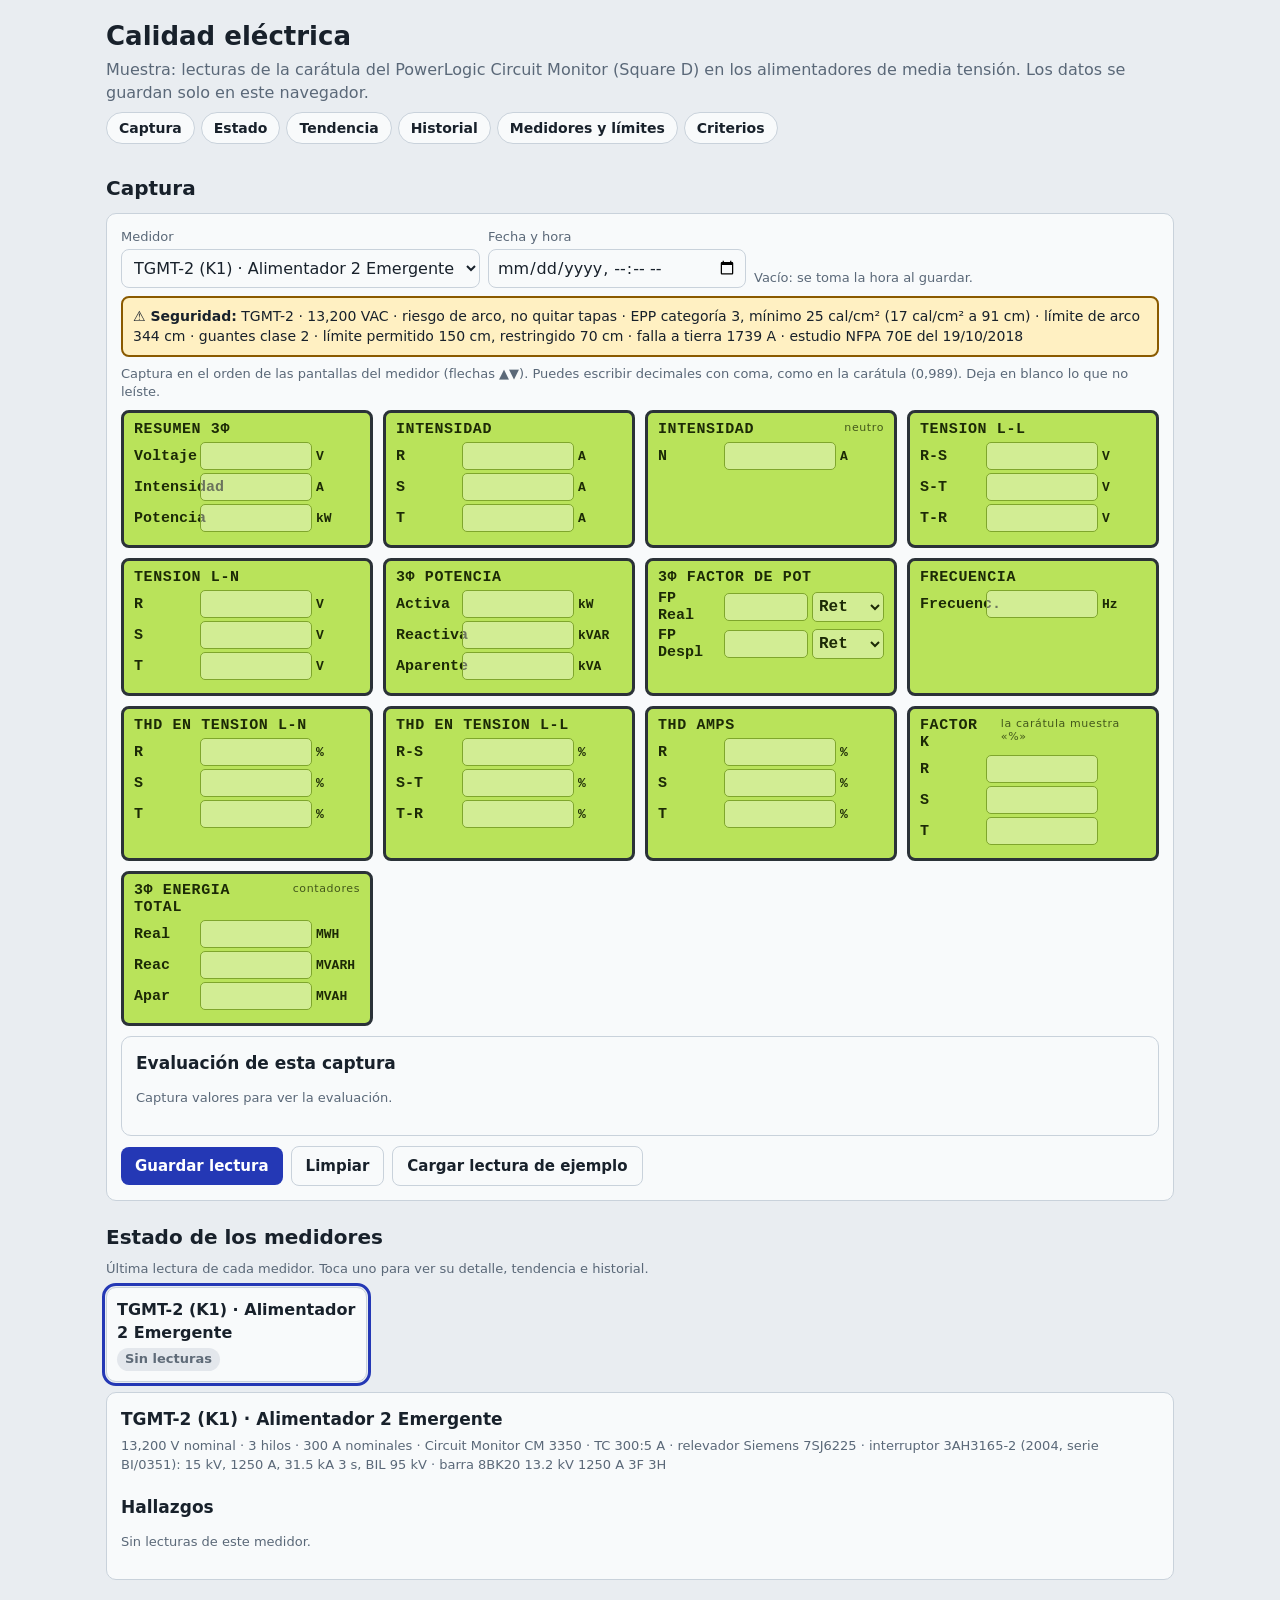
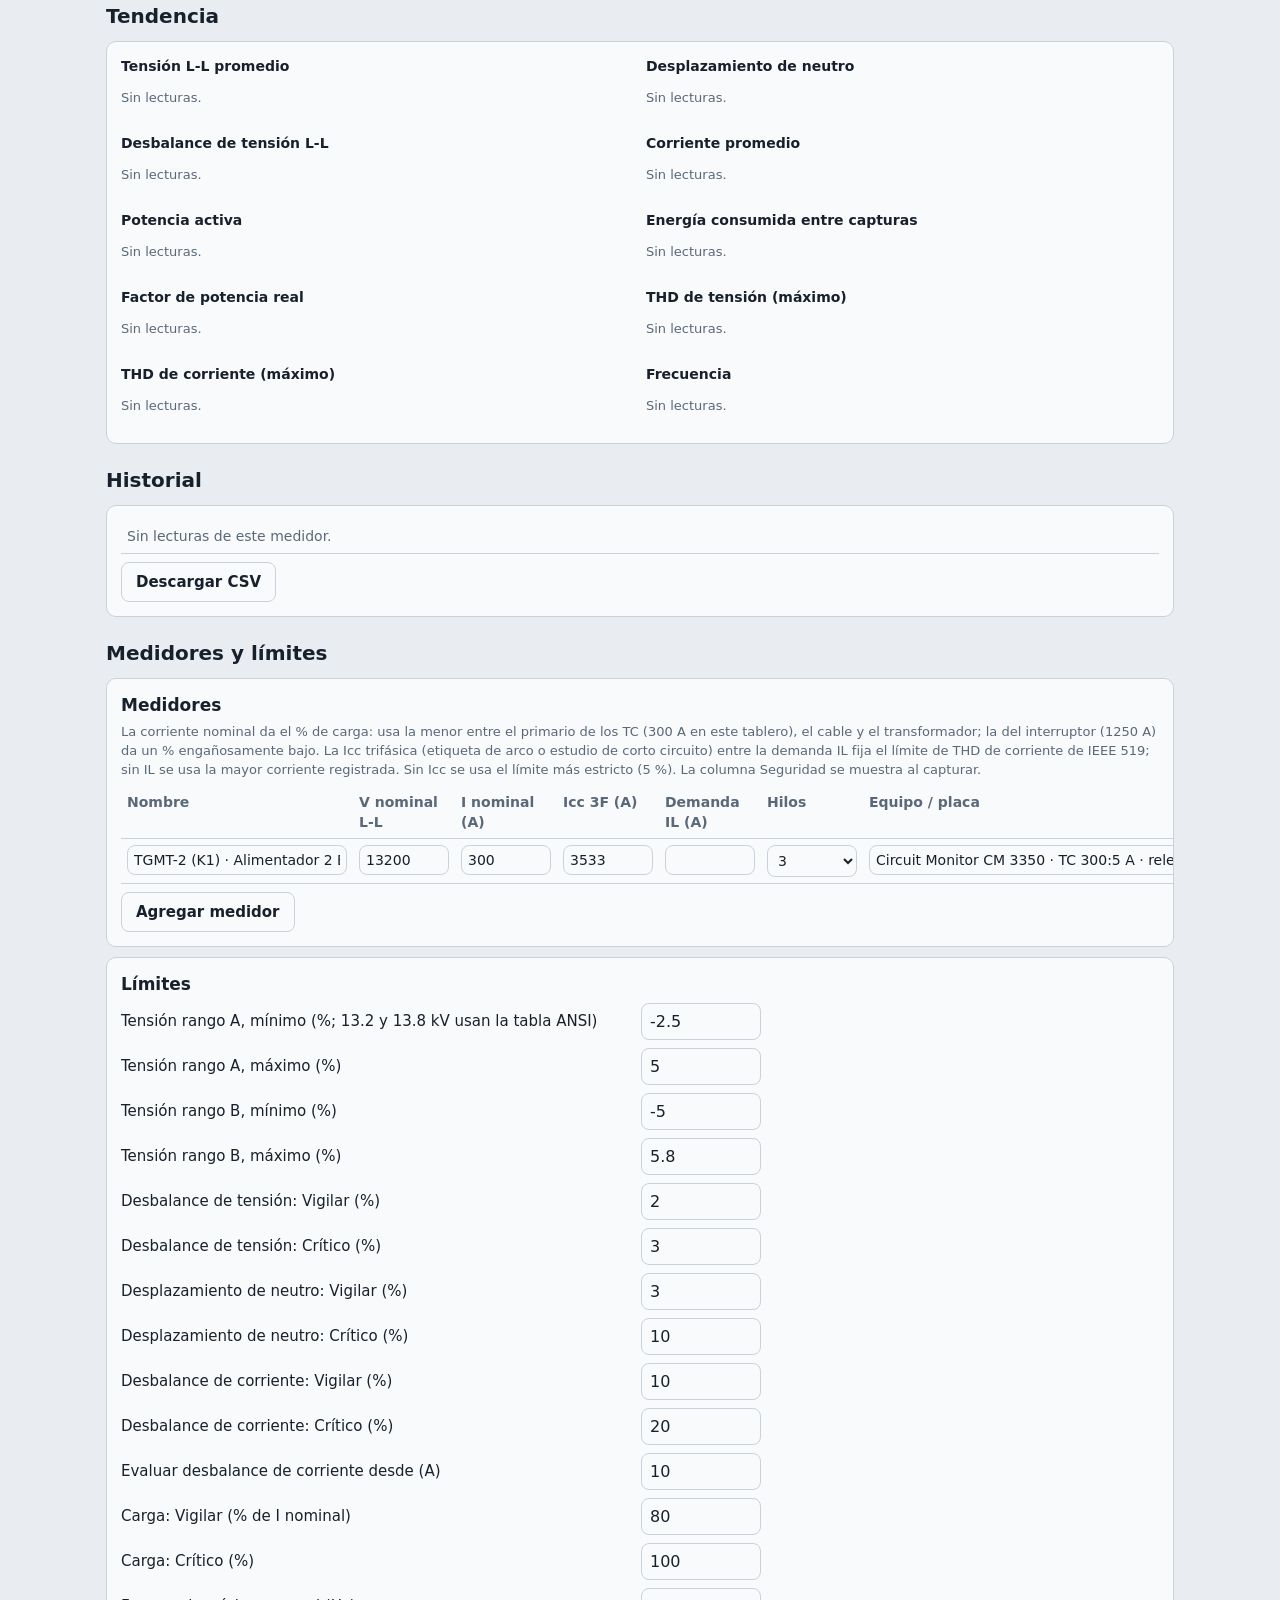
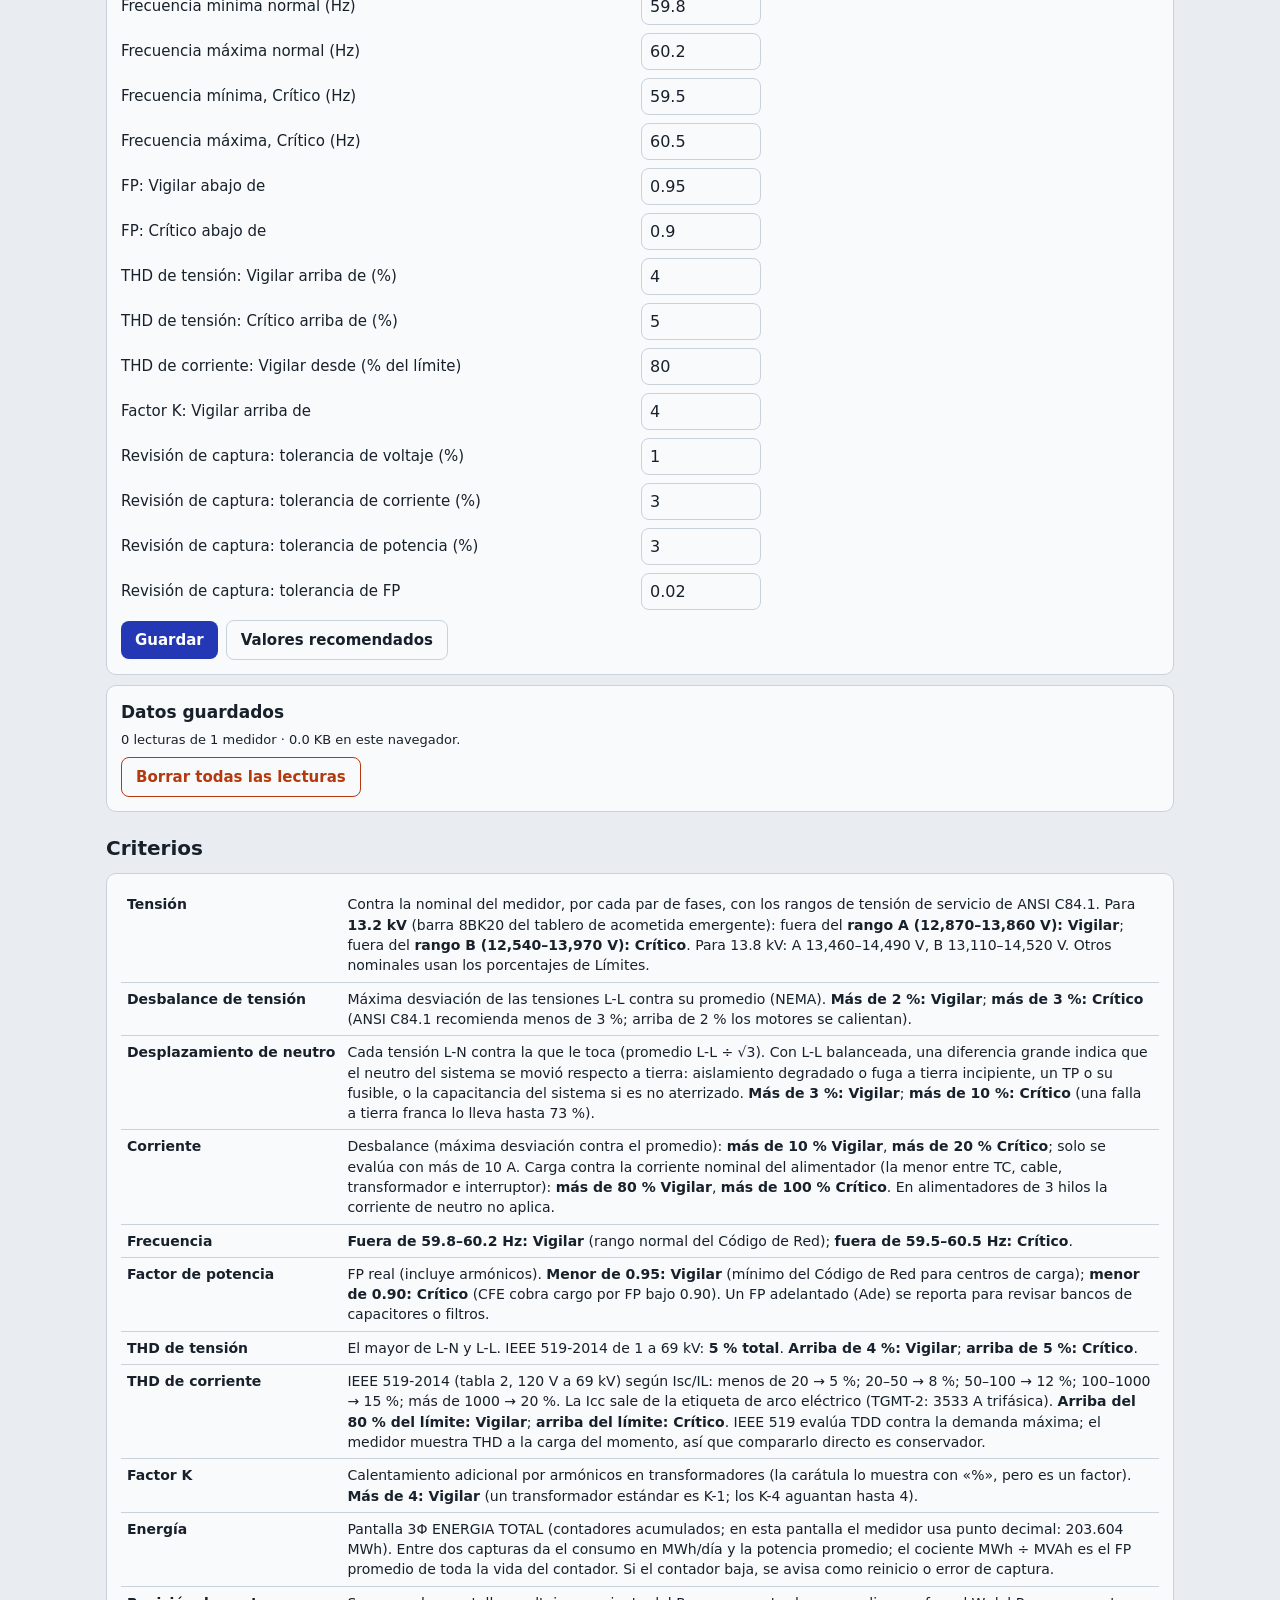
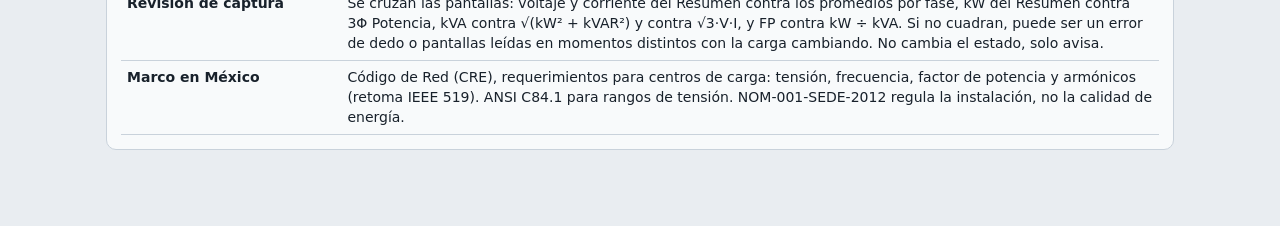
<file: muestra-calidad.html>
<!doctype html>
<html lang="es">
<head>
<meta charset="utf-8">
<meta name="viewport" content="width=device-width, initial-scale=1">
<title>Calidad eléctrica · muestra</title>
<style>
:root{
  --bg:#e9edf1;--surface:#f8fafb;--ink:#18212b;--muted:#5a6878;--line:#c9d2db;--accent:#2438b5;
  --ok:#1f7a45;--okbg:#dcf1e3;--warn:#8a5a00;--warnbg:#fff0c2;--bad:#b4390f;--badbg:#fbe3d8;--na:#5f6b78;--nabg:#e3e7ec;
  --serie:#3a56d4;
  --lcd:#b9e35a;--lcdink:#1c2a06;--lcdline:#7fa62c;
  --fb:system-ui,-apple-system,"Segoe UI",Roboto,Arial,sans-serif;--fm:ui-monospace,"Cascadia Mono","Roboto Mono",Menlo,Consolas,monospace;
}
@media (prefers-color-scheme:dark){:root:not([data-theme="light"]){
  --bg:#10161d;--surface:#18212b;--ink:#e6ebf0;--muted:#9aa8b6;--line:#2e3b48;--accent:#8ea2ff;
  --ok:#5cc98a;--okbg:#173325;--warn:#f2c14e;--warnbg:#3a3214;--bad:#ff8a5c;--badbg:#3a1f14;--na:#9aa8b6;--nabg:#26303b;
  --serie:#8ea2ff;--lcd:#a9d24c;--lcdline:#6d8f22}}
:root[data-theme="dark"]{
  --bg:#10161d;--surface:#18212b;--ink:#e6ebf0;--muted:#9aa8b6;--line:#2e3b48;--accent:#8ea2ff;
  --ok:#5cc98a;--okbg:#173325;--warn:#f2c14e;--warnbg:#3a3214;--bad:#ff8a5c;--badbg:#3a1f14;--na:#9aa8b6;--nabg:#26303b;
  --serie:#8ea2ff;--lcd:#a9d24c;--lcdline:#6d8f22}
*{box-sizing:border-box}
body{margin:0;background:var(--bg);color:var(--ink);font:16px/1.45 var(--fb);font-variant-numeric:tabular-nums}
.wrap{max-width:1100px;margin:0 auto;padding:12px 16px 48px}
h1{font-size:26px;margin:6px 0 2px}h2{font-size:20px;margin:22px 0 8px;scroll-margin-top:60px}h3{margin:0 0 6px;font-size:17px}
.muted{color:var(--muted)}.small{font-size:13px}
.card{background:var(--surface);border:1px solid var(--line);border-radius:10px;padding:14px;margin:10px 0}
.btn{border:0;border-radius:8px;padding:10px 14px;font:600 15px var(--fb);background:var(--accent);color:#fff;cursor:pointer}
.btn.sec{background:var(--surface);color:var(--ink);border:1px solid var(--line)}
.btn.danger{background:transparent;color:var(--bad);border:1px solid var(--bad)}
.linkbtn{background:none;border:0;color:var(--accent);font:600 14px var(--fb);cursor:pointer;padding:2px 4px;text-decoration:underline}
.row{display:flex;flex-wrap:wrap;gap:8px;align-items:center}
.tag{display:inline-flex;align-items:center;gap:4px;padding:2px 8px;border-radius:999px;font-size:13px;font-weight:600;white-space:nowrap}
.t-ok{background:var(--okbg);color:var(--ok)}.t-warn{background:var(--warnbg);color:var(--warn)}.t-bad{background:var(--badbg);color:var(--bad)}.t-na{background:var(--nabg);color:var(--na)}
nav.sec{position:sticky;top:0;z-index:5;background:var(--bg);padding:8px 0;display:flex;gap:6px;overflow-x:auto}
nav.sec a{flex:0 0 auto;border:1px solid var(--line);background:var(--surface);color:var(--ink);text-decoration:none;font:600 14px var(--fb);padding:7px 12px;border-radius:999px}
select,input.f{font:500 16px var(--fb);padding:8px;border:1px solid var(--line);border-radius:8px;background:var(--surface);color:var(--ink);max-width:100%}
label.l{display:flex;flex-direction:column;gap:2px;font-size:13px;color:var(--muted)}
/* pantallas del Circuit Monitor */
.pant{display:grid;gap:10px;grid-template-columns:repeat(auto-fill,minmax(250px,1fr))}
.lcd{background:var(--lcd);color:var(--lcdink);border-radius:8px;padding:8px 10px 10px;font:600 15px var(--fm);border:3px solid #2b3238}
.lcd .tt{letter-spacing:.04em;margin-bottom:4px;display:flex;justify-content:space-between;gap:6px}
.lcd .tt span{font:500 11px var(--fb);opacity:.75}
.lcd .ln{display:grid;grid-template-columns:minmax(0,1fr) 112px 44px;align-items:center;gap:4px;margin:3px 0}
.lcd .ln.fp{grid-template-columns:minmax(0,1fr) 84px 72px}
.lcd input,.lcd select{font:600 16px var(--fm);color:var(--lcdink);background:rgba(255,255,255,.35);border:1px solid var(--lcdline);border-radius:5px;padding:4px 6px;width:100%;text-align:right;min-width:0}
.lcd select{text-align:left;padding:4px 2px}
.lcd input:focus,.lcd select:focus{outline:2px solid var(--lcdink);outline-offset:1px}
.lcd .u{font-size:13px}
.kpis{display:grid;grid-template-columns:repeat(auto-fill,minmax(150px,1fr));gap:8px}
.kpi{border:1px solid var(--line);border-radius:8px;padding:8px 10px}
.kpi .l{font-size:12px;color:var(--muted)}.kpi .v{font-size:20px;font-weight:700}.kpi .s{font-size:12px;color:var(--muted)}
.kpi.bad{border-color:var(--bad)}.kpi.warn{border-color:var(--warn)}
.meds{display:grid;gap:8px;grid-template-columns:repeat(auto-fill,minmax(220px,1fr))}
.med{border:1px solid var(--line);border-radius:10px;padding:10px;background:var(--surface);cursor:pointer;text-align:left;color:var(--ink);font:inherit;display:flex;flex-direction:column;gap:4px}
.med[aria-pressed="true"]{outline:3px solid var(--accent);outline-offset:1px}
table{border-collapse:collapse;width:100%;font-size:14px}
th,td{text-align:left;padding:6px;border-bottom:1px solid var(--line);vertical-align:top}
th{color:var(--muted);font-weight:600}
.tw{overflow-x:auto}
ul.f{margin:4px 0;padding-left:18px}ul.f li{margin:4px 0}
svg.sp{width:100%;height:auto;display:block}
.graf{display:grid;gap:12px}
@media (min-width:900px){.graf{grid-template-columns:repeat(2,minmax(0,1fr))}}
.graf h4{margin:0 0 2px;font-size:14px}
.graf .ley{font-size:12px;color:var(--muted);display:flex;gap:10px;flex-wrap:wrap}
.graf .ley i{display:inline-block;width:14px;height:0;border-top:2px solid;vertical-align:middle;margin-right:4px}
.form{display:grid;grid-template-columns:minmax(0,1fr) 120px;gap:8px 10px;align-items:center;font-size:15px;max-width:640px}
.form input{width:100%}
#tMed input,#tMed select{width:100%;min-width:90px;font-size:14px;padding:6px}
#tMed input[data-k="nombre"]{min-width:220px}#tMed input[data-k="equipo"],#tMed input[data-k="seguridad"]{min-width:420px}
.segur{border:2px solid var(--warn);background:var(--warnbg);color:var(--ink);border-radius:8px;padding:8px 10px;font-size:14px;margin:8px 0}
.hidden{display:none!important}
.crit td:first-child{font-weight:600;white-space:nowrap}
.eval li .tag{margin-right:4px}
</style>
</head>
<body>
<div class="wrap">
  <h1>Calidad eléctrica</h1>
  <div class="muted">Muestra: lecturas de la carátula del PowerLogic Circuit Monitor (Square D) en los alimentadores de media tensión. Los datos se guardan solo en este navegador.</div>
  <nav class="sec" aria-label="Secciones">
    <a href="#sCap">Captura</a><a href="#sEst">Estado</a><a href="#sTen">Tendencia</a><a href="#sHis">Historial</a><a href="#sMed">Medidores y límites</a><a href="#sCri">Criterios</a>
  </nav>

  <h2 id="sCap">Captura</h2>
  <div class="card">
    <div class="row" style="align-items:flex-end">
      <label class="l">Medidor <select id="cMed"></select></label>
      <label class="l">Fecha y hora <input class="f" type="datetime-local" id="cHora"></label>
      <span class="small muted" id="cHoraTxt">Vacío: se toma la hora al guardar.</span>
    </div>
    <div class="segur hidden" id="cSeg" role="note"></div>
    <p class="small muted" style="margin:8px 0">Captura en el orden de las pantallas del medidor (flechas ▲▼). Puedes escribir decimales con coma, como en la carátula (0,989). Deja en blanco lo que no leíste.</p>
    <div class="pant" id="pant"></div>
    <div class="card" style="margin-bottom:0">
      <h3>Evaluación de esta captura <span id="cEst"></span></h3>
      <div id="cEval" class="small"></div>
    </div>
    <div class="row" style="margin-top:10px">
      <button class="btn" id="guardar">Guardar lectura</button>
      <button class="btn sec" id="limpiar">Limpiar</button>
      <button class="btn sec" id="ejemplo">Cargar lectura de ejemplo</button>
      <span class="small" id="cSt" role="status"></span>
    </div>
  </div>

  <h2 id="sEst">Estado de los medidores</h2>
  <div class="muted small">Última lectura de cada medidor. Toca uno para ver su detalle, tendencia e historial.</div>
  <div class="meds" id="meds" style="margin-top:8px"></div>
  <div class="card" id="det">
    <h3 id="detT"></h3>
    <div class="small muted" id="detSub"></div>
    <div class="kpis" id="kpis" style="margin-top:8px"></div>
    <h3 style="margin-top:12px">Hallazgos</h3>
    <div id="detEval" class="small"></div>
  </div>

  <h2 id="sTen">Tendencia</h2>
  <div class="card"><div class="graf" id="graf"></div></div>

  <h2 id="sHis">Historial</h2>
  <div class="card tw"><table id="hist"></table>
    <div class="row" style="margin-top:8px"><button class="btn sec" id="csv">Descargar CSV</button></div></div>

  <h2 id="sMed">Medidores y límites</h2>
  <div class="card tw">
    <h3>Medidores</h3>
    <p class="small muted" style="margin:0 0 6px">La corriente nominal da el % de carga: usa la menor entre el primario de los TC (300 A en este tablero), el cable y el transformador; la del interruptor (1250 A) da un % engañosamente bajo. La Icc trifásica (etiqueta de arco o estudio de corto circuito) entre la demanda IL fija el límite de THD de corriente de IEEE 519; sin IL se usa la mayor corriente registrada. Sin Icc se usa el límite más estricto (5 %). La columna Seguridad se muestra al capturar.</p>
    <table id="tMed"></table>
    <div class="row" style="margin-top:8px"><button class="btn sec" id="addMed">Agregar medidor</button></div>
  </div>
  <div class="card">
    <h3>Límites</h3>
    <div class="form" id="form"></div>
    <div class="row" style="margin-top:10px"><button class="btn" id="gCfg">Guardar</button><button class="btn sec" id="dCfg">Valores recomendados</button><span class="small" id="cfgSt" role="status"></span></div>
  </div>
  <div class="card">
    <h3>Datos guardados</h3>
    <div class="small" id="datos"></div>
    <div class="row" style="margin-top:8px"><button class="btn danger" id="borrar">Borrar todas las lecturas</button></div>
  </div>

  <h2 id="sCri">Criterios</h2>
  <div class="card tw">
    <table class="crit"><tbody>
      <tr><td>Tensión</td><td>Contra la nominal del medidor, por cada par de fases, con los rangos de tensión de servicio de ANSI C84.1. Para <b>13.2 kV</b> (barra 8BK20 del tablero de acometida emergente): fuera del <b>rango A (12,870–13,860 V): Vigilar</b>; fuera del <b>rango B (12,540–13,970 V): Crítico</b>. Para 13.8 kV: A 13,460–14,490 V, B 13,110–14,520 V. Otros nominales usan los porcentajes de Límites.</td></tr>
      <tr><td>Desbalance de tensión</td><td>Máxima desviación de las tensiones L-L contra su promedio (NEMA). <b>Más de 2 %: Vigilar</b>; <b>más de 3 %: Crítico</b> (ANSI C84.1 recomienda menos de 3 %; arriba de 2 % los motores se calientan).</td></tr>
      <tr><td>Desplazamiento de neutro</td><td>Cada tensión L-N contra la que le toca (promedio L-L ÷ √3). Con L-L balanceada, una diferencia grande indica que el neutro del sistema se movió respecto a tierra: aislamiento degradado o fuga a tierra incipiente, un TP o su fusible, o la capacitancia del sistema si es no aterrizado. <b>Más de 3 %: Vigilar</b>; <b>más de 10 %: Crítico</b> (una falla a tierra franca lo lleva hasta 73 %).</td></tr>
      <tr><td>Corriente</td><td>Desbalance (máxima desviación contra el promedio): <b>más de 10 % Vigilar</b>, <b>más de 20 % Crítico</b>; solo se evalúa con más de 10 A. Carga contra la corriente nominal del alimentador (la menor entre TC, cable, transformador e interruptor): <b>más de 80 % Vigilar</b>, <b>más de 100 % Crítico</b>. En alimentadores de 3 hilos la corriente de neutro no aplica.</td></tr>
      <tr><td>Frecuencia</td><td><b>Fuera de 59.8–60.2 Hz: Vigilar</b> (rango normal del Código de Red); <b>fuera de 59.5–60.5 Hz: Crítico</b>.</td></tr>
      <tr><td>Factor de potencia</td><td>FP real (incluye armónicos). <b>Menor de 0.95: Vigilar</b> (mínimo del Código de Red para centros de carga); <b>menor de 0.90: Crítico</b> (CFE cobra cargo por FP bajo 0.90). Un FP adelantado (Ade) se reporta para revisar bancos de capacitores o filtros.</td></tr>
      <tr><td>THD de tensión</td><td>El mayor de L-N y L-L. IEEE 519-2014 de 1 a 69 kV: <b>5 % total</b>. <b>Arriba de 4 %: Vigilar</b>; <b>arriba de 5 %: Crítico</b>.</td></tr>
      <tr><td>THD de corriente</td><td>IEEE 519-2014 (tabla 2, 120 V a 69 kV) según Isc/IL: menos de 20 → 5 %; 20–50 → 8 %; 50–100 → 12 %; 100–1000 → 15 %; más de 1000 → 20 %. La Icc sale de la etiqueta de arco eléctrico (TGMT-2: 3533 A trifásica). <b>Arriba del 80 % del límite: Vigilar</b>; <b>arriba del límite: Crítico</b>. IEEE 519 evalúa TDD contra la demanda máxima; el medidor muestra THD a la carga del momento, así que compararlo directo es conservador.</td></tr>
      <tr><td>Factor K</td><td>Calentamiento adicional por armónicos en transformadores (la carátula lo muestra con «%», pero es un factor). <b>Más de 4: Vigilar</b> (un transformador estándar es K-1; los K-4 aguantan hasta 4).</td></tr>
      <tr><td>Energía</td><td>Pantalla 3Φ ENERGIA TOTAL (contadores acumulados; en esta pantalla el medidor usa punto decimal: 203.604 MWh). Entre dos capturas da el consumo en MWh/día y la potencia promedio; el cociente MWh ÷ MVAh es el FP promedio de toda la vida del contador. Si el contador baja, se avisa como reinicio o error de captura.</td></tr>
      <tr><td>Revisión de captura</td><td>Se cruzan las pantallas: voltaje y corriente del Resumen contra los promedios por fase, kW del Resumen contra 3Φ Potencia, kVA contra √(kW² + kVAR²) y contra √3·V·I, y FP contra kW ÷ kVA. Si no cuadran, puede ser un error de dedo o pantallas leídas en momentos distintos con la carga cambiando. No cambia el estado, solo avisa.</td></tr>
      <tr><td>Marco en México</td><td>Código de Red (CRE), requerimientos para centros de carga: tensión, frecuencia, factor de potencia y armónicos (retoma IEEE 519). ANSI C84.1 para rangos de tensión. NOM-001-SEDE-2012 regula la instalación, no la calidad de energía.</td></tr>
    </tbody></table>
  </div>
</div>

<script>
(() => {
const $ = s => document.querySelector(s);
const esc = s => String(s ?? "").replace(/[&<>"']/g, c => ({"&":"&amp;","<":"&lt;",">":"&gt;",'"':"&quot;","'":"&#39;"}[c]));
const fx = (v, d=1) => v == null || !isFinite(v) ? "—" : v.toLocaleString("es-MX", {minimumFractionDigits:d, maximumFractionDigits:d});
const pct = (v, d=1) => v == null || !isFinite(v) ? "—" : (v > 0 ? "+" : "") + fx(v*100, d) + " %";
const avg = a => { const b = a.filter(x => x != null && isFinite(x)); return b.length ? b.reduce((s, x) => s + x, 0) / b.length : null; };
const num = s => { if (s == null) return null; const t = String(s).trim().replace(/\s/g, "").replace(",", "."); if (t === "") return null; const n = Number(t); return isFinite(n) ? n : null; };
const fecha = t => new Date(t).toLocaleString("es-MX", {day:"2-digit", month:"short", year:"2-digit", hour:"2-digit", minute:"2-digit"});
const desb = a => { const b = a.filter(x => x != null); if (b.length < 3) return null; const m = avg(b); return m ? Math.max(...b.map(x => Math.abs(x - m))) / m : null; };
const ICON = {ok:"✓", warn:"!", bad:"✕", na:"?"}, TXT = {ok:"Normal", warn:"Vigilar", bad:"Crítico", na:"Sin datos"};
const NIVEL = {na:0, ok:1, warn:2, bad:3};
const peor = (a, b) => NIVEL[b] > NIVEL[a] ? b : a;
const RAIZ3 = Math.sqrt(3);

/* ===== pantallas del Circuit Monitor, en el orden de la carátula ===== */
const PANT = [
  {t:"RESUMEN 3Φ", c:[["res_v","Voltaje","V"],["res_i","Intensidad","A"],["res_kw","Potencia","kW"]]},
  {t:"INTENSIDAD", c:[["iR","R","A"],["iS","S","A"],["iT","T","A"]]},
  {t:"INTENSIDAD", s:"neutro", c:[["iN","N","A"]]},
  {t:"TENSION L-L", c:[["vRS","R-S","V"],["vST","S-T","V"],["vTR","T-R","V"]]},
  {t:"TENSION L-N", c:[["vR","R","V"],["vS","S","V"],["vT","T","V"]]},
  {t:"3Φ POTENCIA", c:[["kw","Activa","kW"],["kvar","Reactiva","kVAR"],["kva","Aparente","kVA"]]},
  {t:"3Φ FACTOR DE POT", fp:true, c:[["fpR","FP Real"],["fpD","FP Despl"]]},
  {t:"FRECUENCIA", c:[["hz","Frecuenc.","Hz"]]},
  {t:"THD EN TENSION L-N", c:[["thvR","R","%"],["thvS","S","%"],["thvT","T","%"]]},
  {t:"THD EN TENSION L-L", c:[["thvRS","R-S","%"],["thvST","S-T","%"],["thvTR","T-R","%"]]},
  {t:"THD AMPS", c:[["thiR","R","%"],["thiS","S","%"],["thiT","T","%"]]},
  {t:"FACTOR K", s:"la carátula muestra «%»", c:[["kR","R",""],["kS","S",""],["kT","T",""]]},
  {t:"3Φ ENERGIA TOTAL", s:"contadores", c:[["eP","Real","MWH"],["eQ","Reac","MVARH"],["eS","Apar","MVAH"]]}
];
const CAMPOS = PANT.flatMap(p => p.c.map(c => c[0])).concat(["fpRt","fpDt"]);
const EJEMPLO = {res_v:"13670", res_i:"86", res_kw:"2012", iR:"84", iS:"88", iT:"88", iN:"0", vRS:"13658", vST:"13731", vTR:"13646", vR:"8248", vS:"7597", vT:"7869",
  kw:"2019", kvar:"304", kva:"2041", fpR:"0,989", fpRt:"Ret", fpD:"0,990", fpDt:"Ret", hz:"60,03", thvR:"1,4", thvS:"1,5", thvT:"1,5", thvRS:"0,9", thvST:"0,8", thvTR:"0,9",
  thiR:"4,3", thiS:"3,9", thiT:"3,7", kR:"1,1", kS:"1,1", kT:"1,0", eP:"203.604", eQ:"35.202", eS:"207.095"};

/* ===== configuración ===== */
const KEY = "calidad-electrica-muestra";
const DEF_L = {aMin:-2.5, aMax:5, bMin:-5, bMax:5.8, desV:2, desVBad:3, despN:3, despNBad:10, desI:10, desIBad:20, iMin:10, carga:80, cargaBad:100,
  hzMin:59.8, hzMax:60.2, hzMinBad:59.5, hzMaxBad:60.5, fp:0.95, fpBad:0.90, thdV:5, thdVWarn:4, thdIWarnPct:80, kWarn:4, tolV:1, tolI:3, tolP:3, tolFP:0.02};
/* Tablero de acometida emergente (diagrama unifilar): barra 8BK20 13.2 kV 1250 A 3F 3H 60 Hz, TC 300:5 A, relevador 7SJ6225,
   medidor PowerLogic CM 3350. I nominal = primario de los TC (300 A): el medidor no ve más allá de su escala. */
/* Etiquetas de arco eléctrico del TGMT-2 (NFPA 70E 2015, SINAPEL, 19/10/2018): Icc 3F 3533 A, falla a tierra 1739 A. */
const MED_DEF = [{id:"m1", nombre:"TGMT-2 (K1) · Alimentador 2 Emergente", vn:13200, in:300, icc:3533, il:null, hilos:3,
  seguridad:"TGMT-2 · 13,200 VAC · riesgo de arco, no quitar tapas · EPP categoría 3, mínimo 25 cal/cm² (17 cal/cm² a 91 cm) · límite de arco 344 cm · guantes clase 2 · límite permitido 150 cm, restringido 70 cm · falla a tierra 1739 A · estudio NFPA 70E del 19/10/2018",
  equipo:"Circuit Monitor CM 3350 · TC 300:5 A · relevador Siemens 7SJ6225 · interruptor 3AH3165-2 (2004, serie BI/0351): 15 kV, 1250 A, 31.5 kA 3 s, BIL 95 kV · barra 8BK20 13.2 kV 1250 A 3F 3H"}];
const leer = () => { try{ return JSON.parse(localStorage.getItem(KEY) || "null") || {}; }catch{ return {}; } };
let D = leer();
D = {med:D.med?.length ? D.med : MED_DEF.map(m => ({...m})), lect:D.lect || [], L:{...DEF_L, ...(D.L || {})}};
let L = D.L;
const guardar = () => { try{ localStorage.setItem(KEY, JSON.stringify(D)); return true; }catch{ return false; } };
const medDe = id => D.med.find(m => m.id === id);
let sel = D.med[0]?.id;

/* ANSI C84.1, tabla 1 (tensión de servicio): rangos A y B en volts para los nominales de media tensión comunes en México */
const ANSI = {13200:{a0:12870, a1:13860, b0:12540, b1:13970}, 13800:{a0:13460, a1:14490, b0:13110, b1:14520}};
const rango = vn => ANSI[vn] || {a0:vn*(1+L.aMin/100), a1:vn*(1+L.aMax/100), b0:vn*(1+L.bMin/100), b1:vn*(1+L.bMax/100)};
/* límite de THD de corriente según Isc/IL (IEEE 519-2014, tabla 2, 120 V – 69 kV) */
const limTHDI = isc => !isc ? 5 : isc < 20 ? 5 : isc < 50 ? 8 : isc < 100 ? 12 : isc < 1000 ? 15 : 20;
/* Isc/IL: Icc trifásica del estudio de corto circuito entre la demanda IL. Sin IL capturada se usa la mayor corriente
   promedio registrada en el historial (o la de la lectura): una IL mayor baja la relación y endurece el límite. */
function razonIsc(m, iAhora){
  if (m.icc){
    const hist = D.lect.filter(x => x.med === m.id).map(x => avg([num(x.v.iR), num(x.v.iS), num(x.v.iT)]) ?? num(x.v.res_i)).filter(x => x != null);
    const il = m.il || Math.max(iAhora ?? 0, ...hist, 0);
    if (il > 0) return {r:m.icc/il, il, est:!m.il};
  }
  return m.isc ? {r:m.isc, il:null, est:false} : null;
}

/* ===== evaluación de una lectura ===== */
/* lectura anterior del mismo medidor con contador de energía, para la energía consumida entre capturas */
const prevDe = (m, t) => D.lect.filter(x => x.med === m.id && x.t < t && num(x.v.eP) != null).pop() || null;
function evaluar(r, m, prev, t){
  const g = k => num(r[k]);
  const it = [], rev = []; let est = "na";
  const add = (e, t) => { it.push({e, t}); est = peor(est, e); };
  const vLLs = [g("vRS"), g("vST"), g("vTR")], vLNs = [g("vR"), g("vS"), g("vT")], is = [g("iR"), g("iS"), g("iT")];
  const vLL = avg(vLLs) ?? g("res_v"), iProm = avg(is) ?? g("res_i");
  const c = {vLL, iProm, desV:desb(vLLs), desI:null, despN:null, carga:null, thdV:null, thdI:null, k:null, kw:g("kw") ?? g("res_kw"), fp:g("fpR"), hz:g("hz"), mwhDia:null, kwProm:null};
  // tensión
  if (vLL != null && m.vn){
    const pares = [["R-S", vLLs[0]], ["S-T", vLLs[1]], ["T-R", vLLs[2]]].filter(p => p[1] != null);
    const lista = pares.length ? pares : [["Resumen", vLL]];
    const dv = lista.map(([n, v]) => [n, v, v/m.vn - 1]);
    const peorV = dv.reduce((a, b) => Math.abs(b[2]) > Math.abs(a[2]) ? b : a);
    const rg = rango(m.vn), fueraB = dv.filter(([, v]) => v < rg.b0 || v > rg.b1), fueraA = dv.filter(([, v]) => v < rg.a0 || v > rg.a1);
    if (fueraB.length) add("bad", `Tensión ${fueraB.map(([n, v, d]) => `${n} ${fx(v,0)} V (${pct(d)})`).join(", ")}: fuera del rango B de ANSI C84.1 (${fx(rg.b0,0)}–${fx(rg.b1,0)} V).`);
    else if (fueraA.length) add("warn", `Tensión ${fueraA.map(([n, v, d]) => `${n} ${fx(v,0)} V (${pct(d)})`).join(", ")}: fuera del rango A de ANSI C84.1 (${fx(rg.a0,0)}–${fx(rg.a1,0)} V).`);
    else add("ok", `Tensión L-L ${fx(vLL,0)} V promedio (${pct(vLL/m.vn - 1)} de ${fx(m.vn,0)} V); la más alejada, ${peorV[0]} ${pct(peorV[2])}.`);
  }
  if (c.desV != null){
    const e = c.desV*100 > L.desVBad ? "bad" : c.desV*100 > L.desV ? "warn" : "ok";
    add(e, `Desbalance de tensión L-L ${fx(c.desV*100,2)} %${e === "ok" ? "" : ` (límite ${e === "bad" ? L.desVBad : L.desV} %)`}.`);
  }
  // desplazamiento de neutro: L-N contra L-L ÷ √3
  if (vLNs.every(x => x != null) && vLL){
    const ref = vLL / RAIZ3, ds = vLNs.map(v => v/ref - 1);
    c.despN = Math.max(...ds.map(Math.abs));
    const e = c.despN*100 > L.despNBad ? "bad" : c.despN*100 > L.despN ? "warn" : "ok";
    const det = ["R","S","T"].map((f, j) => `${f} ${fx(vLNs[j],0)} V (${pct(ds[j])})`).join(", ");
    if (e === "ok") add("ok", `Tensión L-N pareja: ${det}, contra ${fx(ref,0)} V esperados.`);
    else {
      const llOk = c.desV == null || c.desV*100 <= L.desV;
      const thLN = avg([g("thvR"), g("thvS"), g("thvT")]), thLL = avg([g("thvRS"), g("thvST"), g("thvTR")]);
      const sec0 = thLN != null && thLL != null && thLN > thLL * 1.3 ? ` El THD L-N (${fx(thLN,1)} %) es mayor que el L-L (${fx(thLL,1)} %): hay componente de secuencia cero, que solo ven las mediciones contra tierra.` : "";
      add(e, `Desplazamiento de neutro ${fx(c.despN*100,1)} %: ${det}, contra ${fx(ref,0)} V esperados${llOk ? ", con la tensión L-L balanceada" : ""}. Revisar aislamiento y fugas a tierra (cables, terminales, apartarrayos), TP y fusibles de este medidor; comparar con otro alimentador de la misma barra y con la tensión residual (3V0) del relevador.${sec0}`);
    }
  }
  // corriente
  if (is.every(x => x != null) && iProm > L.iMin){
    c.desI = desb(is);
    const e = c.desI*100 > L.desIBad ? "bad" : c.desI*100 > L.desI ? "warn" : "ok";
    add(e, `Corriente R ${fx(is[0],0)} A, S ${fx(is[1],0)} A, T ${fx(is[2],0)} A: desbalance ${fx(c.desI*100,1)} %${e === "ok" ? "" : ` (límite ${e === "bad" ? L.desIBad : L.desI} %)`}.`);
  }
  if (m.in && (iProm != null)){
    const iMax = Math.max(...is.filter(x => x != null), iProm); c.carga = iMax / m.in;
    const e = c.carga*100 > L.cargaBad ? "bad" : c.carga*100 > L.carga ? "warn" : "ok";
    add(e, `Carga ${fx(c.carga*100,c.carga < 0.1 ? 1 : 0)} % de ${fx(m.in,0)} A nominales (fase más cargada ${fx(iMax,0)} A).`);
  }
  if (m.hilos === 4 && g("iN") != null && iProm) { const rn = g("iN") / iProm; if (rn > 0.5) add("warn", `Corriente de neutro ${fx(g("iN"),0)} A, ${fx(rn*100,0)} % del promedio de fases (cargas no lineales o desbalance).`); }
  // frecuencia
  if (c.hz != null){
    const e = c.hz < L.hzMinBad || c.hz > L.hzMaxBad ? "bad" : c.hz < L.hzMin || c.hz > L.hzMax ? "warn" : "ok";
    add(e, `Frecuencia ${fx(c.hz,2)} Hz${e === "ok" ? "" : ` (rango normal ${fx(L.hzMin,1)}–${fx(L.hzMax,1)} Hz)`}.`);
  }
  // factor de potencia
  if (c.fp != null){
    const ade = r.fpRt === "Ade", e = c.fp < L.fpBad ? "bad" : c.fp < L.fp ? "warn" : "ok";
    add(ade && e === "ok" && c.fp < 0.99 ? "warn" : e, `FP real ${fx(c.fp,3)} ${ade ? "adelantado" : "atrasado"}${g("fpD") != null ? ` (desplazamiento ${fx(g("fpD"),3)})` : ""}${e !== "ok" ? `: menor de ${fx(e === "bad" ? L.fpBad : L.fp,2)}` : ""}${ade ? ". Adelantado: revisar bancos de capacitores o filtros conectados con poca carga" : ""}.`);
  }
  // THD de tensión
  const thv = [g("thvR"), g("thvS"), g("thvT"), g("thvRS"), g("thvST"), g("thvTR")].filter(x => x != null);
  if (thv.length){
    c.thdV = Math.max(...thv);
    const e = c.thdV > L.thdV ? "bad" : c.thdV > L.thdVWarn ? "warn" : "ok";
    add(e, `THD de tensión máximo ${fx(c.thdV,1)} % (límite IEEE 519 de 1 a 69 kV: ${fx(L.thdV,0)} %).`);
  }
  // THD de corriente
  const thi = [g("thiR"), g("thiS"), g("thiT")].filter(x => x != null);
  if (thi.length){
    c.thdI = Math.max(...thi); const rz = razonIsc(m, iProm), lim = limTHDI(rz?.r);
    const e = c.thdI > lim ? "bad" : c.thdI > lim * L.thdIWarnPct/100 ? "warn" : "ok";
    add(e, `THD de corriente máximo ${fx(c.thdI,1)} % (límite ${fx(lim,0)} %${rz ? ` con Isc/IL ${fx(rz.r,0)}${rz.il ? `: Icc ${fx(m.icc,0)} A ÷ ${fx(rz.il,0)} A${rz.est ? ", la mayor corriente registrada; captura la demanda IL para afinarlo" : " de demanda"}` : ""}` : ", el más estricto: sin Icc capturada"}).`);
  }
  // factor K
  const ks = [g("kR"), g("kS"), g("kT")].filter(x => x != null);
  if (ks.length){ c.k = Math.max(...ks); add(c.k > L.kWarn ? "warn" : "ok", `Factor K máximo ${fx(c.k,1)}${c.k > L.kWarn ? `: arriba de ${L.kWarn}, revisar el factor K del transformador que alimenta` : " (carga prácticamente lineal)"}.`); }
  // energía: FP promedio acumulado y consumo desde la captura anterior
  if (g("eP") != null && g("eS")){
    const fpE = g("eP") / g("eS");
    if (fpE > 1.001) rev.push(`Energía real ${fx(g("eP"),3)} MWh mayor que la aparente ${fx(g("eS"),3)} MVAh: no es posible, revisa la captura de 3Φ ENERGIA TOTAL.`);
    else add(fpE < L.fp ? "warn" : "ok", `Energía acumulada ${fx(g("eP"),3)} MWh, ${fx(g("eQ"),3)} MVARh, ${fx(g("eS"),3)} MVAh: FP promedio de toda la vida del contador ${fx(fpE,3)}.`);
  }
  if (g("eP") != null && prev && t){
    const dE = g("eP") - num(prev.v.eP), h = (new Date(t) - new Date(prev.t)) / 3600000;
    if (dE < 0) rev.push(`La energía real bajó de ${fx(num(prev.v.eP),3)} a ${fx(g("eP"),3)} MWh: contador reiniciado o error de captura.`);
    else if (h >= 1){
      c.kwProm = dE * 1000 / h; c.mwhDia = dE / h * 24;
      add("ok", `Consumo desde el ${fecha(prev.t)}: ${fx(dE,3)} MWh en ${fx(h,1)} h = ${fx(c.mwhDia,2)} MWh/día, ${fx(c.kwProm,0)} kW promedio${c.kw != null ? ` (ahora ${fx(c.kw,0)} kW)` : ""}.`);
      if (c.kw != null && c.kwProm > 0 && Math.abs(c.kw / c.kwProm - 1) > 0.5) rev.push(`La potencia de ahora (${fx(c.kw,0)} kW) difiere más de 50 % del promedio desde la captura anterior (${fx(c.kwProm,0)} kW): revisa el contador de energía o la carga cambió mucho.`);
    }
  }
  // revisión cruzada de la captura
  const chk = (a, b, tol, txt) => { if (a != null && b != null && b !== 0 && Math.abs(a/b - 1)*100 > tol) rev.push(txt(a/b - 1)); };
  if (avg(vLLs) != null) chk(g("res_v"), avg(vLLs), L.tolV, d => `Voltaje del Resumen ${fx(g("res_v"),0)} V contra promedio L-L ${fx(avg(vLLs),0)} V (${pct(d)}).`);
  if (avg(is) != null) chk(g("res_i"), avg(is), L.tolI, d => `Intensidad del Resumen ${fx(g("res_i"),0)} A contra promedio de fases ${fx(avg(is),1)} A (${pct(d)}).`);
  chk(g("res_kw"), g("kw"), L.tolP, d => `Potencia del Resumen ${fx(g("res_kw"),0)} kW contra 3Φ Potencia ${fx(g("kw"),0)} kW (${pct(d)}).`);
  if (g("kw") != null && g("kvar") != null) chk(g("kva"), Math.hypot(g("kw"), g("kvar")), L.tolP, d => `kVA ${fx(g("kva"),0)} contra √(kW² + kVAR²) = ${fx(Math.hypot(g("kw"), g("kvar")),0)} (${pct(d)}).`);
  if (vLL && iProm) chk(g("kva"), RAIZ3*vLL*iProm/1000, L.tolP + 2, d => `kVA ${fx(g("kva"),0)} contra √3 × V × I = ${fx(RAIZ3*vLL*iProm/1000,0)} (${pct(d)}).`);
  if (g("kw") != null && g("kva") && c.fp != null && Math.abs(g("kw")/g("kva") - c.fp) > L.tolFP) rev.push(`FP real ${fx(c.fp,3)} contra kW ÷ kVA = ${fx(g("kw")/g("kva"),3)}.`);
  return {est, it, rev, c};
}

/* ===== captura ===== */
function pintarPant(){
  $("#pant").innerHTML = PANT.map(p => `<div class="lcd"><div class="tt">${p.t}${p.s ? `<span>${p.s}</span>` : ""}</div>${p.c.map(([k, n, u]) => p.fp
    ? `<label class="ln fp"><span>${n}</span><input inputmode="decimal" autocomplete="off" data-c="${k}" aria-label="${p.t} ${n}"><select data-c="${k}t" aria-label="${n} atrasado o adelantado"><option>Ret</option><option>Ade</option></select></label>`
    : `<label class="ln"><span>${n}</span><input inputmode="decimal" autocomplete="off" data-c="${k}" aria-label="${p.t} ${n}"><span class="u">${u}</span></label>`).join("")}</div>`).join("");
  document.querySelectorAll("#pant [data-c]").forEach(x => x.addEventListener("input", vivo));
}
const leerCap = () => Object.fromEntries([...document.querySelectorAll("#pant [data-c]")].map(x => [x.dataset.c, x.value.trim()]));
const ponerCap = r => document.querySelectorAll("#pant [data-c]").forEach(x => { x.value = r[x.dataset.c] ?? (x.tagName === "SELECT" ? "Ret" : ""); });
const lista = (ev, vacio) => {
  const a = ev.it.slice().sort((x, y) => NIVEL[y.e] - NIVEL[x.e]);
  return (a.length ? `<ul class="f eval">${a.map(x => `<li><span class="tag t-${x.e}">${ICON[x.e]} ${TXT[x.e]}</span>${esc(x.t)}</li>`).join("")}</ul>` : `<p class="muted">${vacio}</p>`)
    + (ev.rev.length ? `<p style="margin:8px 0 2px"><b>Revisión de captura</b> <span class="muted">(no cambia el estado)</span></p><ul class="f">${ev.rev.map(t => `<li>${esc(t)} Puede ser un error de dedo o pantallas leídas en momentos distintos.</li>`).join("")}</ul>` : "");
};
function vivo(){
  const m = medDe($("#cMed").value); if (!m) return;
  $("#cSeg").classList.toggle("hidden", !m.seguridad); $("#cSeg").innerHTML = m.seguridad ? `<b>⚠ Seguridad:</b> ${esc(m.seguridad)}` : "";
  const ahora = $("#cHora").value ? new Date($("#cHora").value).toISOString() : new Date().toISOString();
  const ev = evaluar(leerCap(), m, prevDe(m, ahora), ahora);
  $("#cEst").innerHTML = ev.it.length ? `<span class="tag t-${ev.est}">${ICON[ev.est]} ${TXT[ev.est]}</span>` : "";
  $("#cEval").innerHTML = lista(ev, "Captura valores para ver la evaluación.");
}
$("#cHora").addEventListener("input", () => $("#cHoraTxt").textContent = $("#cHora").value ? "Hora corregida a mano." : "Vacío: se toma la hora al guardar.");
$("#limpiar").onclick = () => { ponerCap({}); $("#cHora").value = ""; $("#cHora").dispatchEvent(new Event("input")); $("#cSt").textContent = ""; vivo(); };
$("#ejemplo").onclick = () => { ponerCap(EJEMPLO); $("#cSt").textContent = "Lectura de las fotos del Alimentador 2 Emergente (08/10/26). Revisa y toca Guardar."; vivo(); };
$("#guardar").onclick = () => {
  const r = leerCap(), m = medDe($("#cMed").value);
  if (!m) return;
  if (!Object.entries(r).some(([k, v]) => !k.endsWith("t") && v !== "")){ $("#cSt").textContent = "No hay valores capturados."; return; }
  const malos = Object.entries(r).filter(([k, v]) => !k.endsWith("t") && v !== "" && num(v) == null).map(([k]) => k);
  if (malos.length){ $("#cSt").textContent = `Revisa los campos con texto que no es número (${malos.length}).`; return; }
  const manual = $("#cHora").value, t = manual ? new Date(manual).toISOString() : new Date().toISOString();
  D.lect.push({id:Date.now().toString(36) + Math.random().toString(36).slice(2,6), med:m.id, t, manual:!!manual, guardado:new Date().toISOString(), v:r});
  D.lect.sort((a, b) => a.t.localeCompare(b.t));
  $("#cSt").textContent = guardar() ? `Guardada: ${m.nombre}, ${fecha(t)}.` : "No se pudo guardar en este navegador.";
  sel = m.id; ponerCap({}); $("#cHora").value = ""; $("#cHora").dispatchEvent(new Event("input")); vivo(); todo();
};

/* ===== gráfica chica de una serie con líneas de límite ===== */
function graf({pts, titulo, unidad, dec, lims=[]}){
  const p = pts.filter(x => x.v != null && isFinite(x.v));
  if (p.length < 2) return `<div><h4>${titulo}</h4><p class="small muted">${p.length ? `Una lectura: ${fx(p[0].v,dec)} ${unidad}. Se necesitan al menos dos para la tendencia.` : "Sin lecturas."}</p></div>`;
  const W = 420, H = 150, Lm = 54, R = 8, T = 10, Bm = 20;
  const ts = p.map(x => +new Date(x.t)), vs = p.map(x => x.v), lv = lims.filter(l => l.v != null && isFinite(l.v));
  let v0 = Math.min(...vs), v1 = Math.max(...vs);
  for (const l of lv){ if (l.siempre || (l.v > v0 - (v1-v0)*1.5 - Math.abs(v1)*0.02 && l.v < v1 + (v1-v0)*1.5 + Math.abs(v1)*0.02)){ v0 = Math.min(v0, l.v); v1 = Math.max(v1, l.v); } }
  const pad = (v1 - v0) * 0.12 || Math.abs(v1) * 0.02 || 0.5; v0 -= pad; v1 += pad;
  const X = t => Lm + (t - ts[0]) / ((ts[ts.length-1] - ts[0]) || 1) * (W - Lm - R), Y = v => T + (1 - (v - v0)/(v1 - v0)) * (H - T - Bm);
  const vis = lv.filter(l => l.v >= v0 && l.v <= v1);
  return `<div><h4>${titulo} <span class="muted" style="font-weight:400">· última ${fx(vs[vs.length-1],dec)} ${unidad}</span></h4>
    <svg class="sp" viewBox="0 0 ${W} ${H}" role="img" aria-label="${titulo}: ${p.length} lecturas">
      ${[v0+pad, (v0+v1)/2, v1-pad].map(v => `<line x1="${Lm}" x2="${W-R}" y1="${Y(v)}" y2="${Y(v)}" stroke="var(--line)"/><text x="${Lm-4}" y="${Y(v)+4}" text-anchor="end" font-size="11" fill="var(--muted)">${fx(v,dec)}</text>`).join("")}
      ${vis.map(l => `<line x1="${Lm}" x2="${W-R}" y1="${Y(l.v)}" y2="${Y(l.v)}" stroke="${l.col}" stroke-dasharray="4 3"/><text x="${W-R}" y="${Y(l.v)-3}" text-anchor="end" font-size="11" fill="${l.col}">${l.txt}</text>`).join("")}
      <polyline fill="none" stroke="var(--serie)" stroke-width="2" points="${p.map((x, j) => X(ts[j]) + "," + Y(x.v)).join(" ")}"/>
      ${p.map((x, j) => `<circle cx="${X(ts[j])}" cy="${Y(x.v)}" r="3" fill="var(--serie)"><title>${fecha(x.t)}: ${fx(x.v,dec)} ${unidad}</title></circle>`).join("")}
      <text x="${Lm}" y="${H-4}" font-size="11" fill="var(--muted)">${fecha(p[0].t)}</text><text x="${W-R}" y="${H-4}" text-anchor="end" font-size="11" fill="var(--muted)">${fecha(p[p.length-1].t)}</text>
    </svg>
    ${(ley => ley.length ? `<div class="ley">${ley.map(l => `<span><i style="border-color:${l.col};border-top-style:dashed"></i>${l.ley}</span>`).join("")}</div>` : "")(vis.filter((l, j) => l.ley && vis.findIndex(o => o.ley === l.ley) === j))}</div>`;
}

/* ===== estado, detalle, tendencia, historial ===== */
const lectDe = id => D.lect.filter(x => x.med === id);
function todo(){
  $("#cMed").innerHTML = D.med.map(m => `<option value="${m.id}"${m.id === ($("#cMed").value || sel) ? " selected" : ""}>${esc(m.nombre)}</option>`).join("");
  if (!medDe(sel)) sel = D.med[0]?.id;
  $("#meds").innerHTML = D.med.map(m => {
    const ls = lectDe(m.id), u = ls[ls.length-1], ev = u ? evaluar(u.v, m, prevDe(m, u.t), u.t) : null;
    return `<button class="med" data-m="${m.id}" aria-pressed="${m.id === sel}"><b>${esc(m.nombre)}</b>
      ${ev ? `<span class="tag t-${ev.est}">${ICON[ev.est]} ${TXT[ev.est]}</span><span class="small muted">${fecha(u.t)} · ${ls.length} lectura${ls.length === 1 ? "" : "s"}</span>` : `<span class="tag t-na">Sin lecturas</span>`}</button>`;
  }).join("");
  document.querySelectorAll("#meds .med").forEach(b => b.onclick = () => { sel = b.dataset.m; todo(); });
  detalle(); tendencia(); historial(); pintarMed(); datos();
}
function detalle(){
  const m = medDe(sel); if (!m) return;
  const ls = lectDe(m.id), u = ls[ls.length-1];
  $("#detT").textContent = m.nombre;
  $("#detSub").textContent = `${fx(m.vn,0)} V nominal · ${m.hilos} hilos${m.in ? ` · ${fx(m.in,0)} A nominales` : ""}${m.equipo ? ` · ${m.equipo}` : ""}${u ? ` · última lectura ${fecha(u.t)}${u.manual ? " ✎" : ""}` : ""}`;
  if (!u){ $("#kpis").innerHTML = ""; $("#detEval").innerHTML = `<p class="muted">Sin lecturas de este medidor.</p>`; return; }
  const ev = evaluar(u.v, m, prevDe(m, u.t), u.t), c = ev.c, g = k => num(u.v[k]);
  const k = (l, v, s="", cls="") => `<div class="kpi ${cls}"><div class="l">${l}</div><div class="v">${v}</div>${s ? `<div class="s">${s}</div>` : ""}</div>`;
  const cls = txt => ev.it.find(x => x.t.startsWith(txt) && x.e !== "ok")?.e || "";
  $("#kpis").innerHTML = k("Tensión L-L", c.vLL ? fx(c.vLL,0)+" V" : "—", c.vLL ? pct(c.vLL/m.vn - 1)+" del nominal" : "", cls("Tensión"))
    + k("Desbalance V", c.desV != null ? fx(c.desV*100,2)+" %" : "—", "", cls("Desbalance"))
    + k("Desplaz. neutro", c.despN != null ? fx(c.despN*100,1)+" %" : "—", "L-N vs L-L÷√3", cls("Desplazamiento"))
    + k("Corriente", c.iProm != null ? fx(c.iProm,1)+" A" : "—", c.carga != null ? fx(c.carga*100,0)+" % de carga" : (c.desI != null ? "desbalance "+fx(c.desI*100,1)+" %" : ""), cls("Corriente") || cls("Carga"))
    + k("Potencia", c.kw != null ? fx(c.kw,0)+" kW" : "—", g("kva") != null ? fx(g("kva"),0)+" kVA · "+fx(g("kvar"),0)+" kVAR" : "")
    + k("Factor de potencia", c.fp != null ? fx(c.fp,3) : "—", u.v.fpRt === "Ade" ? "adelantado" : c.fp != null ? "atrasado" : "", cls("FP"))
    + k("Frecuencia", c.hz != null ? fx(c.hz,2)+" Hz" : "—", "", cls("Frecuencia"))
    + k("THD V / THD I", `${fx(c.thdV,1)} / ${fx(c.thdI,1)} %`, "máximos por fase", cls("THD"));
  $("#detEval").innerHTML = lista(ev, "Sin datos para evaluar.");
}
function tendencia(){
  const m = medDe(sel); if (!m){ $("#graf").innerHTML = ""; return; }
  const ls = lectDe(m.id).map(x => ({t:x.t, c:evaluar(x.v, m, prevDe(m, x.t), x.t).c}));
  const s = f => ls.map(x => ({t:x.t, v:f(x.c)}));
  const W = "var(--warn)", B = "var(--bad)";
  const limTHI = limTHDI(razonIsc(m)?.r), rg = rango(m.vn);
  $("#graf").innerHTML = [
    graf({pts:s(c => c.vLL), titulo:"Tensión L-L promedio", unidad:"V", dec:0, lims:[
      {v:rg.a1, txt:"A máx.", col:W, ley:`Rango A ${fx(rg.a0,0)}–${fx(rg.a1,0)} V`}, {v:rg.a0, txt:"A mín.", col:W, ley:`Rango A ${fx(rg.a0,0)}–${fx(rg.a1,0)} V`, siempre:true},
      {v:m.vn, txt:"nominal", col:"var(--muted)", siempre:true}]}),
    graf({pts:s(c => c.despN != null ? c.despN*100 : null), titulo:"Desplazamiento de neutro", unidad:"%", dec:1, lims:[{v:L.despN, txt:`${L.despN} %`, col:W, ley:`Vigilar (${L.despN} %)`, siempre:true}, {v:L.despNBad, txt:`${L.despNBad} %`, col:B, ley:`Crítico (${L.despNBad} %)`}]}),
    graf({pts:s(c => c.desV != null ? c.desV*100 : null), titulo:"Desbalance de tensión L-L", unidad:"%", dec:2, lims:[{v:L.desV, txt:`${L.desV} %`, col:W, ley:`Vigilar (${L.desV} %)`, siempre:true}]}),
    graf({pts:s(c => c.iProm), titulo:"Corriente promedio", unidad:"A", dec:1, lims:m.in ? [{v:m.in*L.carga/100, txt:`${L.carga} %`, col:W, ley:`${L.carga} % de ${fx(m.in,0)} A`}] : []}),
    graf({pts:s(c => c.kw), titulo:"Potencia activa", unidad:"kW", dec:0}),
    graf({pts:s(c => c.mwhDia), titulo:"Energía consumida entre capturas", unidad:"MWh/día", dec:2}),
    graf({pts:s(c => c.fp), titulo:"Factor de potencia real", unidad:"", dec:3, lims:[{v:L.fp, txt:fx(L.fp,2), col:W, ley:`Mínimo ${fx(L.fp,2)} (Código de Red)`, siempre:true}]}),
    graf({pts:s(c => c.thdV), titulo:"THD de tensión (máximo)", unidad:"%", dec:1, lims:[{v:L.thdV, txt:`${L.thdV} %`, col:B, ley:`Límite IEEE 519 (${L.thdV} %)`, siempre:true}]}),
    graf({pts:s(c => c.thdI), titulo:"THD de corriente (máximo)", unidad:"%", dec:1, lims:[{v:limTHI, txt:`${limTHI} %`, col:B, ley:`Límite IEEE 519 (${limTHI} %)`, siempre:true}]}),
    graf({pts:s(c => c.hz), titulo:"Frecuencia", unidad:"Hz", dec:2, lims:[{v:L.hzMax, txt:fx(L.hzMax,1), col:W, ley:`Rango normal ${fx(L.hzMin,1)}–${fx(L.hzMax,1)} Hz`}, {v:L.hzMin, txt:fx(L.hzMin,1), col:W, ley:`Rango normal ${fx(L.hzMin,1)}–${fx(L.hzMax,1)} Hz`}]})
  ].join("");
}
function historial(){
  const m = medDe(sel), ls = m ? lectDe(m.id).slice().reverse() : [];
  $("#hist").innerHTML = ls.length ? `<thead><tr><th>Fecha</th><th>Estado</th><th>V L-L</th><th>Desb. V</th><th>Despl. N</th><th>I prom.</th><th>kW</th><th>MWh/día</th><th>FP</th><th>Hz</th><th>THD V</th><th>THD I</th><th>Captura</th><th></th></tr></thead><tbody>` +
    ls.map(x => { const ev = evaluar(x.v, m, prevDe(m, x.t), x.t), c = ev.c;
      return `<tr><td>${fecha(x.t)}${x.manual ? ` <span title="Hora corregida a mano">✎</span>` : ""}</td><td><span class="tag t-${ev.est}">${ICON[ev.est]} ${TXT[ev.est]}</span></td><td>${fx(c.vLL,0)}</td><td>${c.desV != null ? fx(c.desV*100,2)+" %" : "—"}</td><td>${c.despN != null ? fx(c.despN*100,1)+" %" : "—"}</td><td>${fx(c.iProm,1)}</td><td>${fx(c.kw,0)}</td><td>${fx(c.mwhDia,2)}</td><td>${fx(c.fp,3)}</td><td>${fx(c.hz,2)}</td><td>${fx(c.thdV,1)}</td><td>${fx(c.thdI,1)}</td><td>${ev.rev.length ? `<span class="tag t-warn" title="${esc(ev.rev.join(" "))}">Revisar</span>` : "OK"}</td><td><button class="linkbtn" data-borrar="${x.id}">Borrar</button></td></tr>`; }).join("") + `</tbody>`
    : `<tbody><tr><td class="muted">Sin lecturas de este medidor.</td></tr></tbody>`;
  document.querySelectorAll("[data-borrar]").forEach(b => b.onclick = () => { if (!confirm("¿Borrar esta lectura?")) return; D.lect = D.lect.filter(x => x.id !== b.dataset.borrar); guardar(); todo(); });
}
$("#csv").onclick = () => {
  const m = medDe(sel); if (!m) return;
  const cols = ["fecha","hora_manual",...CAMPOS], ls = lectDe(m.id);
  const csv = [cols.join(","), ...ls.map(x => [x.t, x.manual ? "si" : "", ...CAMPOS.map(k => { const v = x.v[k] ?? ""; return k.endsWith("t") ? v : (num(v) ?? ""); })].join(","))].join("\n");
  const a = document.createElement("a"); a.href = URL.createObjectURL(new Blob(["﻿" + csv], {type:"text/csv"})); a.download = `calidad-${m.nombre.replace(/\W+/g, "_")}.csv`; a.click(); setTimeout(() => URL.revokeObjectURL(a.href), 1000);
};

/* ===== medidores y límites ===== */
const COLS = [["nombre","Nombre","text"],["vn","V nominal L-L","number"],["in","I nominal (A)","number"],["icc","Icc 3F (A)","number"],["il","Demanda IL (A)","number"],["hilos","Hilos","select"],["equipo","Equipo / placa","text"],["seguridad","Seguridad (etiqueta de arco)","text"]];
function pintarMed(){
  $("#tMed").innerHTML = `<thead><tr>${COLS.map(c => `<th>${c[1]}</th>`).join("")}<th></th></tr></thead><tbody>` + D.med.map(m => `<tr>${COLS.map(([k, , ty]) => `<td>${ty === "select"
      ? `<select data-mid="${m.id}" data-k="${k}"><option${m.hilos === 3 ? " selected" : ""}>3</option><option${m.hilos === 4 ? " selected" : ""}>4</option></select>`
      : `<input class="f" data-mid="${m.id}" data-k="${k}" type="${ty}" ${ty === "number" ? 'step="any" inputmode="decimal"' : ""} value="${esc(m[k] ?? "")}">`}</td>`).join("")}<td>${D.med.length > 1 ? `<button class="linkbtn" data-quitar="${m.id}">Quitar</button>` : ""}</td></tr>`).join("") + `</tbody>`;
  document.querySelectorAll("#tMed [data-mid]").forEach(x => x.onchange = () => {
    const m = medDe(x.dataset.mid), k = x.dataset.k;
    m[k] = k === "nombre" ? (x.value.trim() || m.nombre) : k === "equipo" || k === "seguridad" ? x.value.trim() : x.value === "" ? null : Number(x.value);
    if (k === "vn" && !m.vn) m.vn = 13200;
    guardar(); todo();
  });
  document.querySelectorAll("[data-quitar]").forEach(b => b.onclick = () => {
    const n = lectDe(b.dataset.quitar).length;
    if (!confirm(`¿Quitar este medidor${n ? ` y sus ${n} lecturas` : ""}?`)) return;
    D.med = D.med.filter(m => m.id !== b.dataset.quitar); D.lect = D.lect.filter(x => x.med !== b.dataset.quitar); guardar(); todo();
  });
}
$("#addMed").onclick = () => { const id = "m" + Date.now().toString(36); D.med.push({id, nombre:`Alimentador ${D.med.length + 1}`, vn:13200, in:null, icc:null, il:null, hilos:3}); sel = id; guardar(); todo(); };
const FORM = [
  ["aMin","Tensión rango A, mínimo (%; 13.2 y 13.8 kV usan la tabla ANSI)"],["aMax","Tensión rango A, máximo (%)"],["bMin","Tensión rango B, mínimo (%)"],["bMax","Tensión rango B, máximo (%)"],
  ["desV","Desbalance de tensión: Vigilar (%)"],["desVBad","Desbalance de tensión: Crítico (%)"],["despN","Desplazamiento de neutro: Vigilar (%)"],["despNBad","Desplazamiento de neutro: Crítico (%)"],
  ["desI","Desbalance de corriente: Vigilar (%)"],["desIBad","Desbalance de corriente: Crítico (%)"],["iMin","Evaluar desbalance de corriente desde (A)"],["carga","Carga: Vigilar (% de I nominal)"],["cargaBad","Carga: Crítico (%)"],
  ["hzMin","Frecuencia mínima normal (Hz)"],["hzMax","Frecuencia máxima normal (Hz)"],["hzMinBad","Frecuencia mínima, Crítico (Hz)"],["hzMaxBad","Frecuencia máxima, Crítico (Hz)"],
  ["fp","FP: Vigilar abajo de"],["fpBad","FP: Crítico abajo de"],["thdVWarn","THD de tensión: Vigilar arriba de (%)"],["thdV","THD de tensión: Crítico arriba de (%)"],["thdIWarnPct","THD de corriente: Vigilar desde (% del límite)"],["kWarn","Factor K: Vigilar arriba de"],
  ["tolV","Revisión de captura: tolerancia de voltaje (%)"],["tolI","Revisión de captura: tolerancia de corriente (%)"],["tolP","Revisión de captura: tolerancia de potencia (%)"],["tolFP","Revisión de captura: tolerancia de FP"]
];
const pintarForm = () => $("#form").innerHTML = FORM.map(([k, t]) => `<label for="L-${k}">${t}</label><input class="f" id="L-${k}" data-k="${k}" type="number" step="any" inputmode="decimal" value="${L[k]}">`).join("");
$("#gCfg").onclick = () => { document.querySelectorAll("#form input").forEach(x => L[x.dataset.k] = x.value === "" ? DEF_L[x.dataset.k] : Number(x.value)); $("#cfgSt").textContent = guardar() ? "Guardado." : "No se pudo guardar."; pintarForm(); todo(); vivo(); };
$("#dCfg").onclick = () => { D.L = L = {...DEF_L}; pintarForm(); $("#cfgSt").textContent = "Valores recomendados cargados: toca Guardar para aplicarlos."; };
function datos(){
  let kb = 0; try{ kb = (localStorage.getItem(KEY) || "").length / 1024; }catch{}
  $("#datos").textContent = `${D.lect.length} lectura${D.lect.length === 1 ? "" : "s"} de ${D.med.length} medidor${D.med.length === 1 ? "" : "es"} · ${fx(kb,1)} KB en este navegador.`;
}
$("#borrar").onclick = () => { if (!D.lect.length || !confirm(`¿Borrar las ${D.lect.length} lecturas? Los medidores y límites se conservan.`)) return; D.lect = []; guardar(); todo(); };
$("#cMed").onchange = vivo;

pintarPant(); pintarForm(); todo(); vivo();
})();
</script>
</body>
</html>
</file>
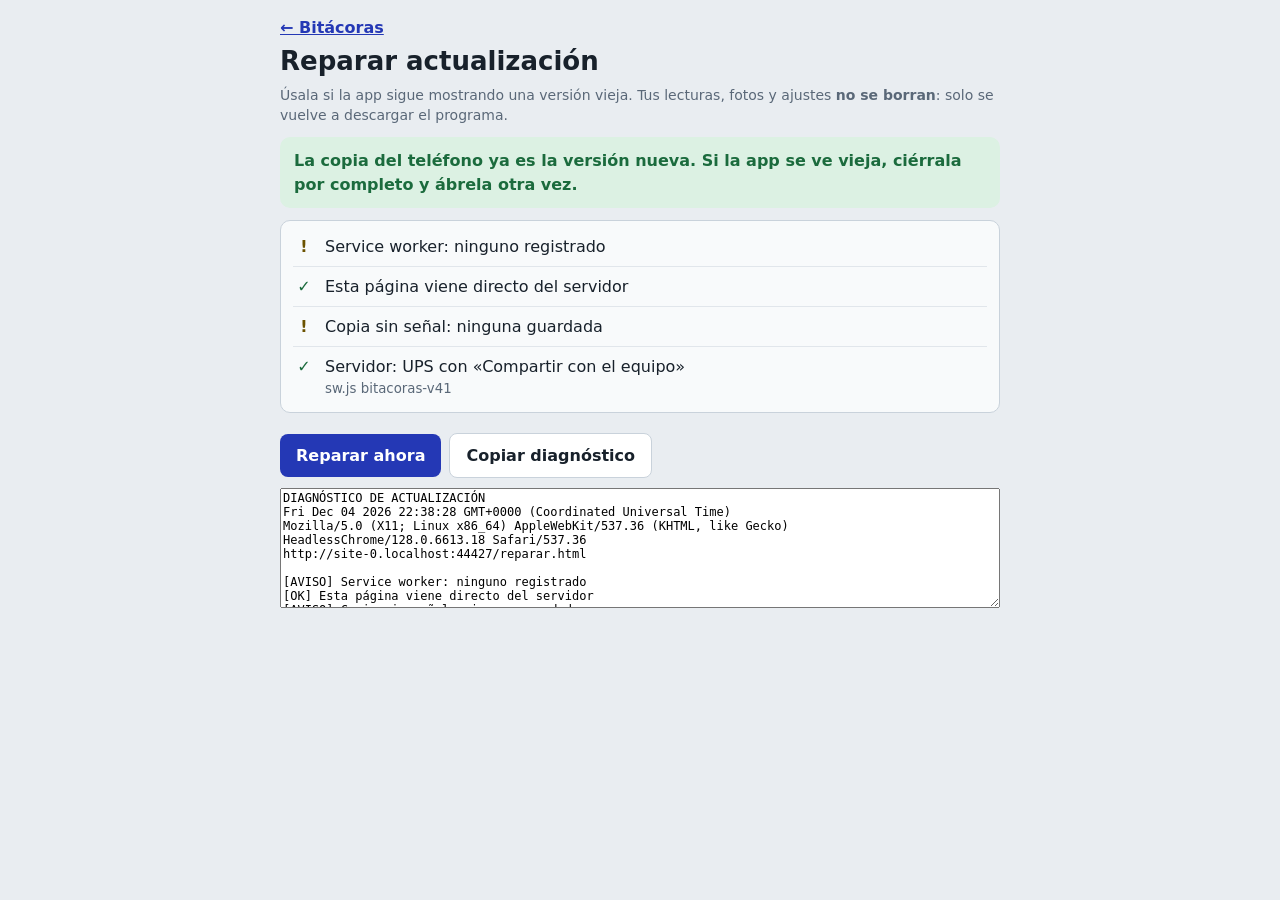
<file: reparar.html>
<!doctype html>
<html lang="es">
<head>
<meta charset="utf-8">
<meta name="viewport" content="width=device-width, initial-scale=1">
<title>Reparar actualización</title>
<!-- Esta página no está en la copia sin señal (sw.js) a propósito: así siempre se baja fresca del servidor,
     aunque el service worker se haya quedado con una versión vieja. No usa comun.css ni comun.js por la misma razón. -->
<style>
body{margin:0;background:#e9edf1;color:#18212b;font:16px/1.45 system-ui,-apple-system,"Segoe UI",Roboto,Arial,sans-serif}
.wrap{max-width:720px;margin:0 auto;padding:16px}
h1{font-size:26px;margin:4px 0}
.sub{color:#5a6878;font-size:14px}
.card{background:#f8fafb;border:1px solid #c9d2db;border-radius:10px;padding:6px 12px;margin:12px 0}
.it{display:flex;gap:10px;padding:8px 0;border-bottom:1px solid #e1e6eb}
.it:last-child{border-bottom:0}
.ic{width:22px;flex:0 0 22px;text-align:center;font-weight:700}
.ok{color:#1b6b3d}.bad{color:#a3330b}.warn{color:#6b5200}
.it small{display:block;color:#5a6878;word-break:break-all}
.ver{border-radius:10px;padding:12px 14px;margin:12px 0;font-weight:700}
.ver.ok{background:#dcf1e3}.ver.bad{background:#fbe3d8}.ver.warn{background:#fff2c2}
button{border:0;border-radius:8px;padding:12px 16px;font:600 16px system-ui,sans-serif;background:#2438b5;color:#fff;margin:8px 8px 0 0}
button.sec{background:#fff;color:#18212b;border:1px solid #c9d2db}
button:disabled{opacity:.5}
a{color:#2438b5;font-weight:600}
textarea{width:100%;min-height:120px;margin-top:10px;font:12px monospace;box-sizing:border-box}
</style>
</head>
<body>
<div class="wrap">
  <a href="index.html">← Bitácoras</a>
  <h1>Reparar actualización</h1>
  <div class="sub">Úsala si la app sigue mostrando una versión vieja. Tus lecturas, fotos y ajustes <b>no se borran</b>: solo se vuelve a descargar el programa.</div>
  <div id="ver" class="ver warn">Revisando…</div>
  <div class="card" id="list"></div>
  <button id="reparar">Reparar ahora</button><button class="sec" id="copiar">Copiar diagnóstico</button>
  <div id="fin"></div>
  <textarea id="rep" readonly></textarea>
</div>
<script>
(async () => {
  const $ = s => document.querySelector(s);
  const R = [];
  const add = (e, t, d) => R.push({e, t, d: d || ""});
  const render = () => {
    $("#list").innerHTML = R.map(r => `<div class="it"><span class="ic ${r.e}">${r.e === "ok" ? "✓" : r.e === "bad" ? "✗" : "!"}</span><span>${r.t}${r.d ? `<small>${r.d}</small>` : ""}</span></div>`).join("");
    $("#rep").value = "DIAGNÓSTICO DE ACTUALIZACIÓN\n" + new Date().toString() + "\n" + navigator.userAgent + "\n" + location.href + "\n\n" +
      R.map(r => `[${r.e === "ok" ? "OK" : r.e === "bad" ? "FALLA" : "AVISO"}] ${r.t}${r.d ? " — " + r.d : ""}`).join("\n");
  };
  const tiempo = (p, ms) => Promise.race([p, new Promise(r => setTimeout(() => r(null), ms))]);
  const tieneCompartir = t => /syncCard/.test(t || "");
  const versionDe = t => ((t || "").match(/const VERSION = "([^"]+)"/) || [])[1] || "?";
  const fase2 = /fase=2/.test(location.search);

  // ---- service worker
  let regs = [];
  try{ regs = (await tiempo(navigator.serviceWorker.getRegistrations(), 3000)) || []; }catch{}
  const mias = regs.filter(r => r.scope.startsWith(new URL("./", location.href).href));
  if (!mias.length) add(fase2 ? "ok" : "warn", "Service worker: ninguno registrado", fase2 ? "Normal después de reparar; se vuelve a registrar al abrir la app." : "");
  for (const r of mias){
    const w = r.active, n = r.installing || r.waiting;
    add("ok", `Service worker activo: ${w ? w.state : "ninguno"}`, `${r.scope}${n ? " · hay uno nuevo " + n.state : ""}`);
  }
  add(navigator.serviceWorker.controller ? "warn" : "ok", navigator.serviceWorker.controller ? "Esta página la controla el service worker" : "Esta página viene directo del servidor");

  // ---- copia guardada en el teléfono
  let nombres = [];
  try{ nombres = ((await tiempo(caches.keys(), 3000)) || []).filter(k => k.startsWith("bitacoras-")); }catch{}
  if (!nombres.length) add(fase2 ? "ok" : "warn", "Copia sin señal: ninguna guardada", fase2 ? "Se crea de nuevo al abrir la app." : "");
  for (const k of nombres){
    try{
      const c = await caches.open(k);
      const ups = await c.match("ups.html", {ignoreSearch: true});
      const sw = await c.match("sw.js", {ignoreSearch: true});
      const t = ups ? await ups.text() : "";
      add(tieneCompartir(t) ? "ok" : "bad", `Copia guardada «${k}»: UPS ${ups ? (tieneCompartir(t) ? "con" : "SIN") + " «Compartir con el equipo»" : "no guardado"}`,
        `${(await c.keys()).length} archivos${sw ? " · sw.js " + versionDe(await sw.text()) : ""}`);
    }catch(e){ add("warn", `No se pudo revisar la copia «${k}»`, String(e)); }
  }

  // ---- servidor (solo es confiable cuando la página no está controlada por el service worker)
  if (!navigator.serviceWorker.controller){
    try{
      const [u, s] = await Promise.all(["ups.html", "sw.js"].map(f => fetch(f + "?nc=" + Date.now(), {cache: "reload"}).then(r => r.ok ? r.text() : "")));
      add(tieneCompartir(u) ? "ok" : "bad", `Servidor: UPS ${tieneCompartir(u) ? "con" : "SIN"} «Compartir con el equipo»`, `sw.js ${versionDe(s)}`);
    }catch(e){ add("warn", "Sin conexión con el servidor", "Repara con internet."); }
  }

  const v = $("#ver");
  const vieja = R.some(r => r.e === "bad");
  if (fase2 && !vieja){
    v.className = "ver ok"; v.textContent = "Listo: se descargó la versión nueva. Abre la app desde el ícono o con el enlace de abajo.";
    $("#fin").innerHTML = `<p><a href="index.html">Abrir Bitácoras</a></p>`;
  } else if (vieja){
    v.className = "ver bad"; v.textContent = fase2 ? "La versión nueva todavía no llega. Copia el diagnóstico y mándalo." : "El teléfono tiene una copia vieja. Toca «Reparar ahora».";
  } else {
    v.className = "ver ok"; v.textContent = "La copia del teléfono ya es la versión nueva. Si la app se ve vieja, ciérrala por completo y ábrela otra vez.";
  }
  render();

  // ---- reparar: fase 1 quita el service worker y la copia; fase 2 (ya sin control) baja todo fresco
  $("#reparar").onclick = async () => {
    const b = $("#reparar"); b.disabled = true; b.textContent = "Reparando…";
    try{ for (const r of await navigator.serviceWorker.getRegistrations()) if (r.scope.startsWith(new URL("./", location.href).href)) await r.unregister(); }catch{}
    try{ for (const k of await caches.keys()) if (k.startsWith("bitacoras-")) await caches.delete(k); }catch{}
    location.replace("reparar.html?fase=2&t=" + Date.now());
  };
  if (fase2 && !navigator.serviceWorker.controller){
    // refresca la caché del navegador para que la app no vuelva a tomar archivos viejos
    await Promise.all(["./", "index.html", "ups.html", "interruptores.html", "calidad.html", "baterias.html", "sincronizacion.html", "transferencia-ctos1.html", "diagnostico.html", "comun.css", "comun.js", "sw.js", "manifest.webmanifest"]
      .map(f => fetch(f, {cache: "reload"}).catch(() => null)));
  }
  $("#copiar").onclick = async () => {
    try{ await navigator.clipboard.writeText($("#rep").value); $("#copiar").textContent = "Copiado"; }
    catch{ $("#rep").select(); document.execCommand("copy"); $("#copiar").textContent = "Copiado"; }
  };
})();
</script>
</body>
</html>
</file>
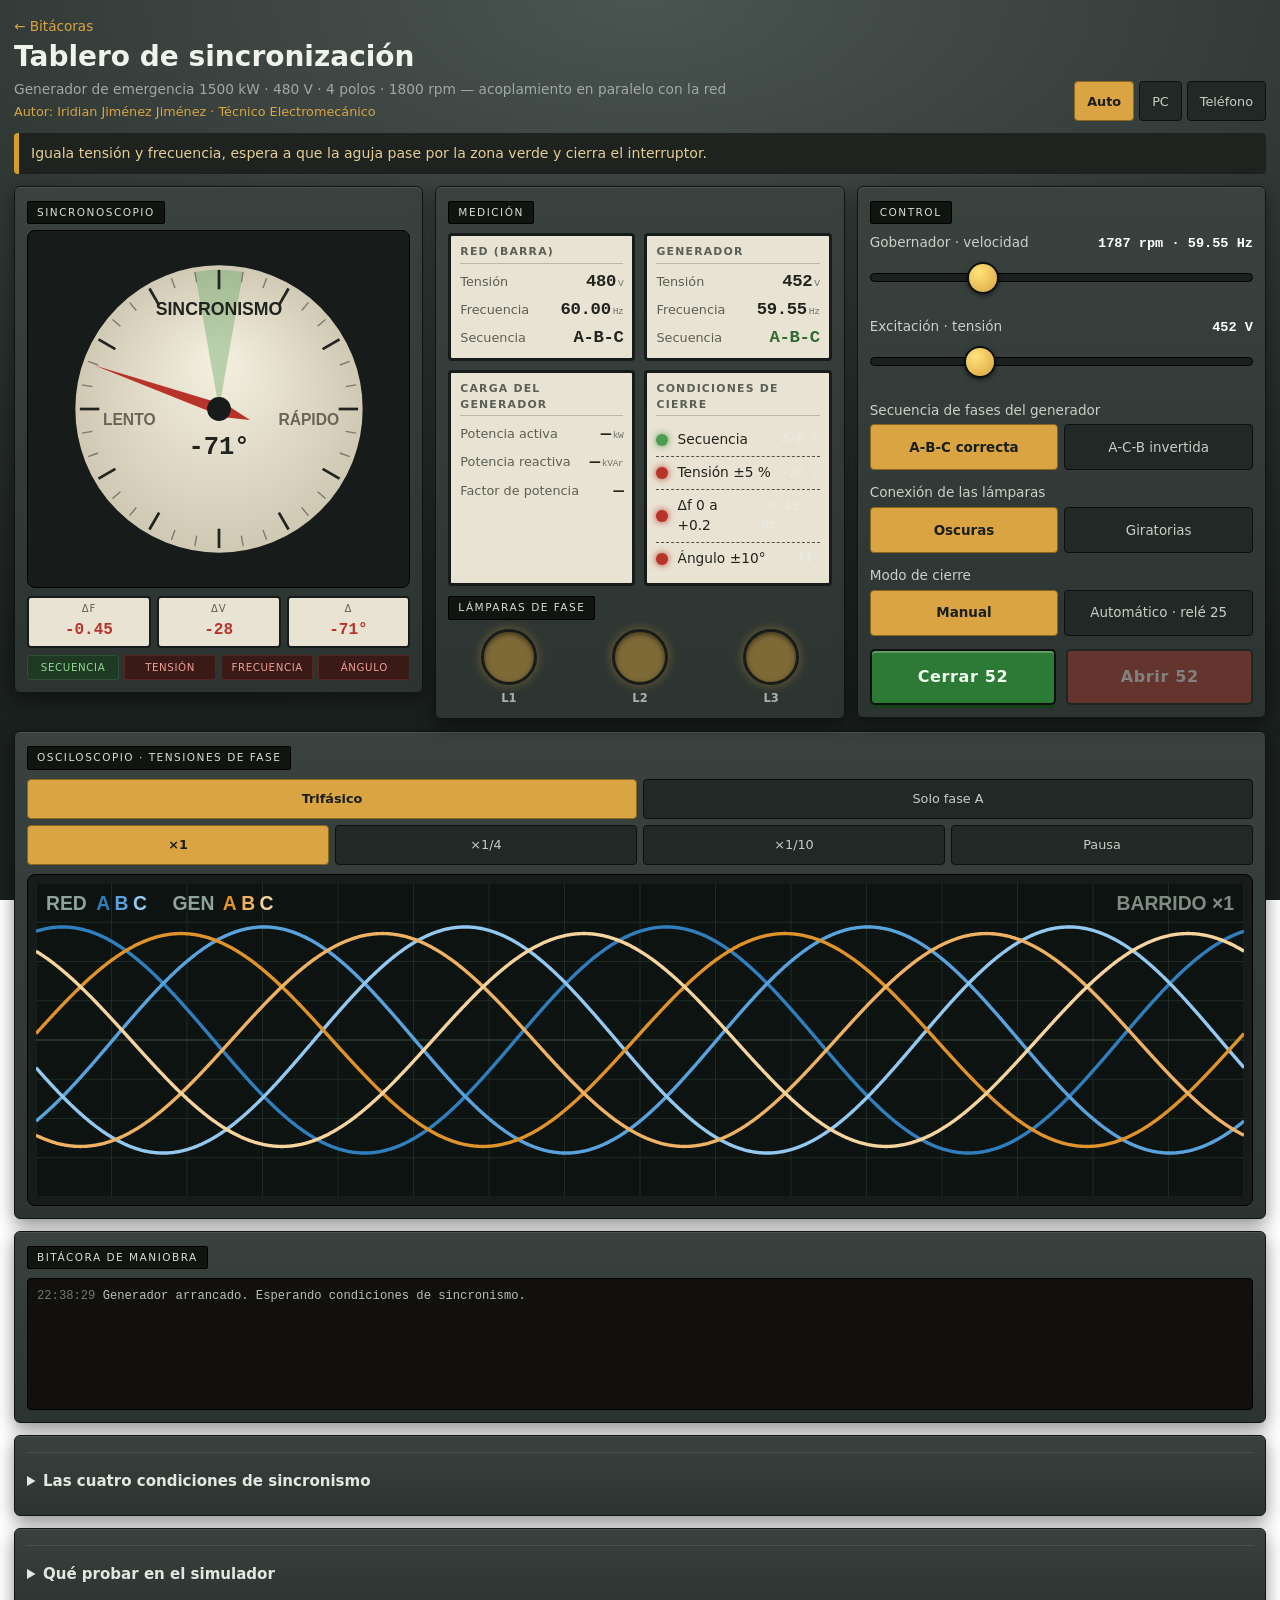
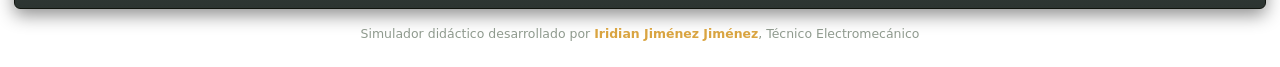
<file: sincronizacion.html>
<!DOCTYPE html>
<!--
  Tablero de sincronización · generador 1500 kW / 480 V
  Versión adaptable para PC y teléfono
  Autor: Iridian Jiménez Jiménez · Técnico Electromecánico
-->
<html lang="es">
<head>
<meta charset="utf-8">
<meta name="viewport" content="width=device-width, initial-scale=1, viewport-fit=cover">
<meta name="author" content="Iridian Jiménez Jiménez">
<title>Tablero de sincronización · Generador 1500 kW / 480 V</title>
<style>
:root{
  --panel:#39423f;--panel-2:#2c3431;--bezel:#171c1a;--dial:#e9e3d3;--ink:#20241f;
  --needle:#b8332a;--grid-c:#2f7fbf;--gen-c:#e0922b;
  --ok:#4e9c53;--warn:#d6a028;--bad:#b8332a;--engrave:#cfd6cf;
  --mono:ui-monospace,"SFMono-Regular",Menlo,Consolas,monospace;
  --cond:"Roboto Condensed","Arial Narrow",Inter,system-ui,sans-serif;
  --pad:14px;
}
*{box-sizing:border-box}
html{-webkit-text-size-adjust:100%}
html,body{margin:0;padding:0;overflow-x:hidden}
body{
  background:radial-gradient(120% 80% at 50% 0%,#4a5450 0%,#242b28 70%,#1a201d 100%);
  background-attachment:fixed;
  color:var(--engrave);font-family:var(--cond);font-size:16px;line-height:1.45;
  padding:var(--pad);
  padding-top:calc(var(--pad) + env(safe-area-inset-top,0px));
  padding-bottom:calc(var(--pad) + env(safe-area-inset-bottom,0px));
}
.wrap{max-width:1280px;margin:0 auto}

/* ---------- encabezado ---------- */
header{display:flex;justify-content:space-between;align-items:flex-end;gap:10px;flex-wrap:wrap;margin-bottom:12px}
h1{font-size:clamp(1.15rem,4.4vw,1.75rem);font-weight:700;margin:0 0 2px;color:#f0f2ec}
.sub{margin:0;color:#9fa9a2;font-size:.86rem}
.by{margin:3px 0 0;color:#d9a441;font-size:.8rem}
.viewtog{display:flex;gap:5px}
.viewtog button{background:#222825;color:#c6cec5;border:1px solid #0d100e;padding:8px 12px;border-radius:4px;
  font-family:var(--cond);font-size:.8rem;cursor:pointer;min-height:40px}
.viewtog button[aria-pressed=true]{background:#d9a441;color:#1b1f1c;font-weight:700;border-color:#8a6620}

/* ---------- paneles ---------- */
.panel{background:linear-gradient(180deg,var(--panel),var(--panel-2));border:1px solid #11150f;border-radius:6px;
  box-shadow:inset 0 1px 0 rgba(255,255,255,.09),0 6px 18px rgba(0,0,0,.45);padding:12px;margin-bottom:12px}
.plate{display:inline-block;background:#11150f;color:#d7dcd4;font-size:.66rem;letter-spacing:.14em;
  text-transform:uppercase;padding:3px 9px;border-radius:2px;border:1px solid #000;margin-bottom:9px}

.banner{padding:10px 12px;border-radius:4px;margin-bottom:12px;font-size:.88rem;border-left:5px solid;background:#1e2320}
.banner.ok{border-color:var(--ok);color:#a9dcac}
.banner.bad{border-color:var(--bad);color:#efa79f}
.banner.warn{border-color:var(--warn);color:#e6cd93}

/* ---------- disposición ---------- */
.layout{display:grid;gap:12px;align-items:start}
body.pc .layout{grid-template-columns:minmax(0,1fr) minmax(0,1fr) minmax(0,1fr)}
body.movil .layout{grid-template-columns:1fr}
.layout>.panel{margin-bottom:0}

/* instrumento fijo en teléfono */
body.movil .instr{
  position:sticky;top:calc(env(safe-area-inset-top,0px));z-index:20;
  box-shadow:0 8px 20px rgba(0,0,0,.6);
}
.instr .plate{margin-bottom:6px}

/* ---------- medidores ---------- */
.meters{display:grid;grid-template-columns:1fr 1fr;gap:9px}
@media(max-width:400px){.meters{grid-template-columns:1fr}}
.meter{background:var(--dial);border-radius:4px;border:3px solid var(--bezel);padding:8px 9px;color:var(--ink)}
.meter h3{margin:0 0 5px;font-size:.68rem;letter-spacing:.11em;text-transform:uppercase;color:#5a6055;
  border-bottom:1px solid #bdb8a5;padding-bottom:3px;font-weight:700}
.row{display:flex;justify-content:space-between;align-items:baseline;gap:8px}
.row+.row{margin-top:3px}
.row span:first-child{font-size:.8rem;color:#5a6055}
.val{font-family:var(--mono);font-size:1.08rem;font-weight:600;letter-spacing:-.02em}
.val small{font-size:.6rem;font-weight:400;color:#6d7367;margin-left:2px}
.val.hi{color:var(--bad)}.val.gd{color:#2f6b33}

/* ---------- sincronoscopio ---------- */
.scope{background:var(--bezel);border-radius:8px;padding:8px;border:1px solid #000}
canvas{display:block;width:100%;height:auto}
#syn{max-width:340px;margin:0 auto}
body.movil #syn{max-width:min(46vh,270px)}

.deltas{display:grid;grid-template-columns:repeat(3,1fr);gap:6px;margin-top:8px}
.dbox{background:var(--dial);border:2px solid var(--bezel);border-radius:4px;padding:4px 5px;text-align:center;color:var(--ink)}
.dbox i{display:block;font-style:normal;font-size:.63rem;letter-spacing:.08em;text-transform:uppercase;color:#5a6055}
.dbox b{font-family:var(--mono);font-size:1rem;font-weight:700}
.dbox b.hi{color:var(--bad)}.dbox b.gd{color:#2f6b33}

/* ---------- condiciones ---------- */
ul.check{list-style:none;margin:8px 0 0;padding:0}
ul.check li{display:flex;align-items:center;gap:9px;padding:6px 0;border-bottom:1px dashed #4b544f;font-size:.86rem}
ul.check li:last-child{border-bottom:0}
.dot{width:12px;height:12px;border-radius:50%;flex:0 0 auto;background:#5a635d}
.dot.ok{background:var(--ok);box-shadow:0 0 7px var(--ok)}
.dot.bad{background:var(--bad);box-shadow:0 0 7px var(--bad)}
.li-val{margin-left:auto;font-family:var(--mono);font-size:.8rem;color:#e7ece5}
.chips{display:flex;gap:5px;margin-top:7px}
.chip{flex:1;text-align:center;font-size:.64rem;letter-spacing:.06em;text-transform:uppercase;
  padding:4px 2px;border-radius:3px;background:#242b28;color:#79837b;border:1px solid #1a201d}
.chip.ok{background:#1f3a22;color:#8fd894;border-color:#2c5330}
.chip.bad{background:#3a1a16;color:#ef9d93;border-color:#5a251e}

/* ---------- lámparas ---------- */
.lamps{display:flex;justify-content:space-around;gap:10px}
.lamp{text-align:center;flex:1}
.bulb{width:100%;max-width:56px;aspect-ratio:1;margin:0 auto;border-radius:50%;
  background:#2a2f27;border:3px solid var(--bezel);box-shadow:inset 0 2px 5px rgba(0,0,0,.8)}
.lamp b{display:block;font-size:.72rem;margin-top:5px;color:#a9b2aa;font-weight:600}

/* ---------- controles ---------- */
.ctrl{margin-bottom:13px}
.ctrl label{display:flex;justify-content:space-between;align-items:baseline;gap:8px;
  font-size:.85rem;margin-bottom:4px;color:#c8d0c7}
.ctrl label b{font-family:var(--mono);color:#fff;font-weight:600;white-space:nowrap}
input[type=range]{-webkit-appearance:none;appearance:none;width:100%;background:transparent;height:40px;margin:0}
input[type=range]::-webkit-slider-runnable-track{height:9px;border-radius:5px;background:#1b211e;border:1px solid #000}
input[type=range]::-webkit-slider-thumb{-webkit-appearance:none;width:32px;height:32px;margin-top:-12px;
  border-radius:50%;border:2px solid #0d100e;background:radial-gradient(circle at 35% 30%,#ffe37a,#d9a441);
  box-shadow:0 2px 4px rgba(0,0,0,.5)}
input[type=range]::-moz-range-track{height:9px;border-radius:5px;background:#1b211e;border:1px solid #000}
input[type=range]::-moz-range-thumb{width:30px;height:30px;border-radius:50%;border:2px solid #0d100e;
  background:radial-gradient(circle at 35% 30%,#ffe37a,#d9a441)}
.seg{display:flex;gap:6px;flex-wrap:wrap}
.seg button{flex:1;min-width:120px;min-height:46px;background:#222825;color:#c6cec5;border:1px solid #0d100e;
  padding:9px 6px;border-radius:4px;font-family:var(--cond);font-size:.84rem;cursor:pointer}
.seg button[aria-pressed=true]{background:#d9a441;color:#1b1f1c;border-color:#8a6620;font-weight:700}
.seg.sm{margin-bottom:6px}
.seg.sm button{min-width:76px;min-height:40px;font-size:.8rem;padding:7px 4px}
.actions{display:grid;grid-template-columns:1fr 1fr;gap:10px;margin-top:4px}
.big{padding:16px 10px;min-height:56px;border-radius:5px;border:2px solid #0d100e;cursor:pointer;
  font-family:var(--cond);font-size:1rem;font-weight:700;letter-spacing:.04em}
.big.close{background:#2c7a35;color:#f2fff1;box-shadow:inset 0 2px 0 rgba(255,255,255,.25),0 3px 0 #14401a}
.big.open{background:var(--bad);color:#fff3f2;box-shadow:inset 0 2px 0 rgba(255,255,255,.22),0 3px 0 #6b1c16}
.big:disabled{opacity:.4;cursor:not-allowed;box-shadow:none}
.big:active:not(:disabled){transform:translateY(2px);box-shadow:none}
button:focus-visible,input:focus-visible{outline:2px solid #7fc1ff;outline-offset:2px}

/* barra de acción fija en teléfono */
body.movil .actbar{position:sticky;bottom:calc(env(safe-area-inset-bottom,0px));z-index:15;
  background:linear-gradient(180deg,rgba(44,52,49,.92),rgba(35,42,39,.98));
  border:1px solid #11150f;border-radius:6px;padding:8px;margin-top:10px;
  box-shadow:0 -6px 18px rgba(0,0,0,.5)}
body.pc .actbar{margin-top:10px}

/* ---------- bitácora ---------- */
#log{font-family:var(--mono);font-size:.76rem;line-height:1.45;background:#12100c;border:1px solid #000;
  border-radius:4px;padding:9px;height:132px;overflow-y:auto;overscroll-behavior:contain;color:#b7c2b6}
#log p{margin:0 0 3px;word-break:break-word}
/* en el teléfono la bitácora no tiene desplazamiento propio (atrapaba el dedo y la página no se movía):
   muestra los últimos 8 mensajes y «Ver todo» la despliega completa */
body.movil #log{height:auto;min-height:132px;overflow:visible;overscroll-behavior:auto}
body.movil #log:not(.todo) p:nth-last-child(n+9){display:none}
.lnk{background:none;border:0;color:#d9a441;font:inherit;font-size:.8rem;cursor:pointer;padding:2px 4px}
body.pc .lnk{display:none}
#log .t{color:#6f7a6e}
.e-ok{color:#79c97f}.e-bad{color:#e06a5f}.e-warn{color:#e0b24c}

/* ---------- teoría ---------- */
details{border-top:1px solid #48524c;padding-top:10px;margin-top:4px}
summary{cursor:pointer;font-weight:700;color:#e2e8df;font-size:.94rem;padding:8px 0;min-height:40px}
details p,details li{font-size:.88rem;color:#b8c1b8;max-width:70ch}
details h4{margin:13px 0 4px;color:#e9c877;font-size:.89rem}
code{font-family:var(--mono);font-size:.85em;background:#171c19;padding:1px 5px;border-radius:3px;color:#e3c68a}
footer{text-align:center;color:#8f9a8e;font-size:.78rem;padding:4px 0 10px}
footer b{color:#d9a441;font-weight:600}

.shake{animation:sh .45s}
@keyframes sh{0%,100%{transform:translateX(0)}15%{transform:translateX(-8px)}
  35%{transform:translateX(7px)}55%{transform:translateX(-5px)}75%{transform:translateX(3px)}}
@media(prefers-reduced-motion:reduce){*{animation:none!important}}
</style>
</head>
<body class="pc">
<div class="wrap">

<header>
  <div>
    <a href="index.html" style="color:#d9a441;font-size:.85rem;text-decoration:none">← Bitácoras</a>
    <h1>Tablero de sincronización</h1>
    <p class="sub">Generador de emergencia 1500 kW · 480 V · 4 polos · 1800 rpm — acoplamiento en paralelo con la red</p>
    <p class="by">Autor: Iridian Jiménez Jiménez · Técnico Electromecánico</p>
  </div>
  <div class="viewtog">
    <button id="vAuto" aria-pressed="true">Auto</button>
    <button id="vPC" aria-pressed="false">PC</button>
    <button id="vMov" aria-pressed="false">Teléfono</button>
  </div>
</header>

<div id="banner" class="banner warn">Iguala tensión y frecuencia, espera a que la aguja pase por la zona verde y cierra el interruptor.</div>

<div class="layout">

  <!-- INSTRUMENTO PRINCIPAL -->
  <section class="panel instr" id="panelTop">
    <span class="plate">Sincronoscopio</span>
    <div class="scope"><canvas id="syn" width="340" height="340"></canvas></div>
    <div class="deltas">
      <div class="dbox"><i>Δf</i><b id="dF">0.00</b></div>
      <div class="dbox"><i>ΔV</i><b id="dV">0</b></div>
      <div class="dbox"><i>δ</i><b id="dA">0°</b></div>
    </div>
    <div class="chips">
      <span class="chip" id="k1">Secuencia</span>
      <span class="chip" id="k2">Tensión</span>
      <span class="chip" id="k3">Frecuencia</span>
      <span class="chip" id="k4">Ángulo</span>
    </div>
  </section>

  <!-- MEDICIÓN Y LÁMPARAS -->
  <section class="panel">
    <span class="plate">Medición</span>
    <div class="meters">
      <div class="meter">
        <h3>Red (barra)</h3>
        <div class="row"><span>Tensión</span><b class="val" id="vRed">480<small>V</small></b></div>
        <div class="row"><span>Frecuencia</span><b class="val" id="fRed">60.00<small>Hz</small></b></div>
        <div class="row"><span>Secuencia</span><b class="val" id="sRed">A-B-C</b></div>
      </div>
      <div class="meter">
        <h3>Generador</h3>
        <div class="row"><span>Tensión</span><b class="val" id="vGen">480<small>V</small></b></div>
        <div class="row"><span>Frecuencia</span><b class="val" id="fGen">60.00<small>Hz</small></b></div>
        <div class="row"><span>Secuencia</span><b class="val" id="sGen">A-B-C</b></div>
      </div>
    </div>

    <div class="meters" style="margin-top:9px">
      <div class="meter">
        <h3>Carga del generador</h3>
        <div class="row"><span>Potencia activa</span><b class="val" id="kw">—<small>kW</small></b></div>
        <div class="row"><span>Potencia reactiva</span><b class="val" id="kvar">—<small>kVAr</small></b></div>
        <div class="row"><span>Factor de potencia</span><b class="val" id="fp">—</b></div>
      </div>
      <div class="meter">
        <h3>Condiciones de cierre</h3>
        <ul class="check">
          <li><i class="dot" id="c1"></i>Secuencia <span class="li-val" id="c1v">—</span></li>
          <li><i class="dot" id="c2"></i>Tensión ±5 % <span class="li-val" id="c2v">—</span></li>
          <li><i class="dot" id="c3"></i>Δf 0 a +0.2 <span class="li-val" id="c3v">—</span></li>
          <li><i class="dot" id="c4"></i>Ángulo ±10° <span class="li-val" id="c4v">—</span></li>
        </ul>
      </div>
    </div>

    <span class="plate" style="margin-top:10px">Lámparas de fase</span>
    <div class="lamps">
      <div class="lamp"><div class="bulb" id="l1"></div><b>L1</b></div>
      <div class="lamp"><div class="bulb" id="l2"></div><b>L2</b></div>
      <div class="lamp"><div class="bulb" id="l3"></div><b>L3</b></div>
    </div>
  </section>

  <!-- CONTROL -->
  <section class="panel">
    <span class="plate">Control</span>

    <div class="ctrl">
      <label for="sGov"><span id="govLbl">Gobernador · velocidad</span><b id="govVal">1800 rpm</b></label>
      <input type="range" id="sGov" min="-1" max="1" step="0.01" value="-0.45">
    </div>

    <div class="ctrl">
      <label for="sExc"><span id="excLbl">Excitación · tensión</span><b id="excVal">452 V</b></label>
      <input type="range" id="sExc" min="420" max="540" step="1" value="452">
    </div>

    <div class="ctrl">
      <label>Secuencia de fases del generador</label>
      <div class="seg">
        <button id="bSeqA" aria-pressed="true">A-B-C correcta</button>
        <button id="bSeqB" aria-pressed="false">A-C-B invertida</button>
      </div>
    </div>

    <div class="ctrl">
      <label>Conexión de las lámparas</label>
      <div class="seg">
        <button id="bLampD" aria-pressed="true">Oscuras</button>
        <button id="bLampR" aria-pressed="false">Giratorias</button>
      </div>
    </div>

    <div class="ctrl">
      <label>Modo de cierre</label>
      <div class="seg">
        <button id="bMan" aria-pressed="true">Manual</button>
        <button id="bAuto" aria-pressed="false">Automático · relé 25</button>
      </div>
    </div>

    <div class="actbar">
      <div class="actions">
        <button class="big close" id="bClose">Cerrar 52</button>
        <button class="big open" id="bOpen" disabled>Abrir 52</button>
      </div>
    </div>
  </section>
</div>

<!-- OSCILOSCOPIO -->
<section class="panel" style="margin-top:12px">
  <span class="plate">Osciloscopio · tensiones de fase</span>
  <div class="seg sm">
    <button id="oTri" aria-pressed="true">Trifásico</button>
    <button id="oUni" aria-pressed="false">Solo fase A</button>
  </div>
  <div class="seg sm" style="margin-bottom:9px">
    <button id="s1" aria-pressed="true">×1</button>
    <button id="s4" aria-pressed="false">×1/4</button>
    <button id="s10" aria-pressed="false">×1/10</button>
    <button id="s0" aria-pressed="false">Pausa</button>
  </div>
  <div class="scope"><canvas id="osc" width="880" height="230"></canvas></div>
</section>

<!-- BITÁCORA -->
<section class="panel">
  <span class="plate">Bitácora de maniobra</span> <button id="logTodo" class="lnk">Ver todo</button>
  <div id="log"></div>
</section>

<!-- TEORÍA -->
<section class="panel">
  <details>
    <summary>Las cuatro condiciones de sincronismo</summary>
    <p>El interruptor de acoplamiento solo debe cerrar cuando el vector de tensión del generador está prácticamente encima del vector de la barra. Si no es así, la diferencia de tensión aparece sobre una impedancia muy baja y se traduce en corriente de choque y en un par torsional de impacto sobre el cigüeñal y el acoplamiento.</p>
    <h4>1. Secuencia de fases</h4>
    <p>Es la única condición que no se ajusta desde el tablero: se verifica en la puesta en servicio con secuencímetro. Si está invertida, las tres lámparas nunca se apagan juntas y el cierre equivale a un cortocircuito trifásico.</p>
    <h4>2. Tensión</h4>
    <p>Se iguala con la excitación. Tolerancia típica ±5 %. Una diferencia de tensión con ángulo cero produce sobre todo un golpe de reactivos, no de par.</p>
    <h4>3. Frecuencia</h4>
    <p>Se ajusta con el gobernador. Se busca un deslizamiento pequeño y positivo, entre +0.05 y +0.2 Hz, para que al cerrar el generador tome carga en lugar de quedar motorizado.</p>
    <h4>4. Ángulo de fase</h4>
    <p>Es la condición crítica. Ventana práctica ±10°. El relé 25 compensa el tiempo de cierre del interruptor: si el mecanismo tarda 80 ms y el deslizamiento es de 0.2 Hz, el vector avanza unos 6° durante el cierre, así que la orden se envía antes de llegar a cero.</p>
    <h4>Después del cierre cambian los controles</h4>
    <p>Una vez en paralelo con una red firme, la frecuencia y la tensión las impone la red. El gobernador ya no cambia la velocidad: reparte potencia activa. La excitación ya no cambia la tensión: reparte potencia reactiva. Este es el error conceptual más común en campo.</p>
    <h4>Protecciones ANSI que intervienen</h4>
    <ul>
      <li><code>25</code> comprobador de sincronismo</li>
      <li><code>32</code> potencia inversa, dispara si el generador se motoriza</li>
      <li><code>40</code> pérdida de campo por subexcitación</li>
      <li><code>27 / 59</code> baja y sobretensión · <code>81U / 81O</code> baja y sobrefrecuencia</li>
    </ul>
  </details>
</section>

<section class="panel">
  <details>
    <summary>Qué probar en el simulador</summary>
    <ul>
      <li>Deja el deslizamiento en +0.1 Hz y cronometra una vuelta completa de la aguja: son 10 segundos.</li>
      <li>Cierra a 90° a propósito y compara el golpe con un cierre a 3°.</li>
      <li>Invierte la secuencia y observa que las tres lámparas nunca se apagan a la vez.</li>
      <li>Pon el osciloscopio en trifásico y a ×1/10: con secuencia correcta las tres del generador siguen el mismo orden que las de la red, y al invertirla B y C intercambian lugar.</li>
      <li>Con el barrido en pausa mide el corrimiento entre la onda azul y la ámbar de la misma letra: ese desfase es el ángulo δ que marca el sincronoscopio.</li>
      <li>Ya sincronizado, baja el gobernador por debajo de cero y espera el disparo por potencia inversa.</li>
      <li>Ya sincronizado, baja la excitación y observa los kVAr negativos sin que cambie la tensión.</li>
    </ul>
  </details>
</section>

<footer>Simulador didáctico desarrollado por <b>Iridian Jiménez Jiménez</b>, Técnico Electromecánico</footer>

</div>

<script>
/* Tablero de sincronización — autor: Iridian Jiménez Jiménez */
(function(){
"use strict";
var F_RED=60,V_RED=480,P_NOM=1500;
var TAU=Math.PI*2,D2R=Math.PI/180,R2D=180/Math.PI;

var st={gov:-0.45,exc:452,seqOK:true,lampDark:true,auto:false,closed:false,
  delta:Math.PI*0.6,dDelta:0,oscT:0,oscSpd:1,tri:true,P:0,Q:0,motorTimer:0};

function $(id){return document.getElementById(id);}
function wrapPi(a){while(a>Math.PI)a-=TAU;while(a<-Math.PI)a+=TAU;return a;}
function clamp(v,a,b){return v<a?a:(v>b?b:v);}

function log(msg,cls){
  var d=new Date();
  var p=document.createElement("p");
  p.innerHTML='<span class="t">'+String(d.getHours()).padStart(2,"0")+":"+String(d.getMinutes()).padStart(2,"0")+
    ":"+String(d.getSeconds()).padStart(2,"0")+'</span> <span class="'+(cls||"")+'">'+msg+"</span>";
  var L=$("log"),fin=L.scrollHeight-L.scrollTop-L.clientHeight<24;  // solo baja si ya estaba al final
  L.appendChild(p);if(fin)L.scrollTop=L.scrollHeight;
  while(L.childNodes.length>60)L.removeChild(L.firstChild);
}
function banner(msg,cls){var b=$("banner");b.textContent=msg;b.className="banner "+cls;}

function slip(){return st.closed?0:st.gov;}
function fGen(){return F_RED+slip();}
function vGen(){return st.closed?V_RED:st.exc;}
function dV(){return vGen()-V_RED;}
function conditions(){
  var a=Math.abs(wrapPi(st.delta))*R2D;
  return {seq:st.seqOK,volt:Math.abs(dV())<=V_RED*0.05,
    freq:(st.gov>=-0.02&&st.gov<=0.2),ang:a<=10,angDeg:a};
}

/* ---------- lámparas ---------- */
function lampAngles(){
  var d=st.delta,off=(st.lampDark===st.seqOK)?0:(TAU/3);
  return [d,d+off,d+2*off];
}
function lampLevel(th){
  var vg=vGen(),vr=V_RED;
  var vl=Math.sqrt(vg*vg+vr*vr-2*vg*vr*Math.cos(th));
  return Math.pow(clamp(vl/(vg+vr),0,1),1.7);
}

/* ---------- sincronoscopio ---------- */
var synC=$("syn"),sx=synC.getContext("2d");
function drawSyn(){
  var W=synC.width,H=synC.height,cx=W/2,cy=H/2,R=W*0.44;
  sx.clearRect(0,0,W,H);
  var g=sx.createRadialGradient(cx,cy-R*0.3,R*0.1,cx,cy,R);
  g.addColorStop(0,"#f2ecdc");g.addColorStop(1,"#cec7b2");
  sx.beginPath();sx.arc(cx,cy,R,0,TAU);sx.fillStyle=g;sx.fill();
  sx.lineWidth=W*0.035;sx.strokeStyle="#171c1a";sx.stroke();

  sx.beginPath();sx.moveTo(cx,cy);
  sx.arc(cx,cy,R*0.93,-Math.PI/2-10*D2R,-Math.PI/2+10*D2R);sx.closePath();
  sx.fillStyle="rgba(78,156,83,.35)";sx.fill();

  for(var i=0;i<36;i++){
    var a=i*10*D2R-Math.PI/2,maj=(i%3===0);
    sx.beginPath();
    sx.moveTo(cx+Math.cos(a)*R*0.93,cy+Math.sin(a)*R*0.93);
    sx.lineTo(cx+Math.cos(a)*R*(maj?0.80:0.86),cy+Math.sin(a)*R*(maj?0.80:0.86));
    sx.strokeStyle=maj?"#20241f":"#7c7869";sx.lineWidth=maj?W*0.008:W*0.004;sx.stroke();
  }
  sx.fillStyle="#20241f";sx.textAlign="center";sx.textBaseline="middle";
  sx.font="600 "+(W*0.052)+"px 'Roboto Condensed',Arial,sans-serif";
  sx.fillText("SINCRONISMO",cx,cy-R*0.66);
  sx.fillStyle="#6b6558";sx.font="600 "+(W*0.046)+"px 'Roboto Condensed',Arial,sans-serif";
  sx.fillText("LENTO",cx-R*0.60,cy+R*0.08);
  sx.fillText("RÁPIDO",cx+R*0.60,cy+R*0.08);

  var ang=wrapPi(st.delta)-Math.PI/2;
  sx.save();sx.translate(cx,cy);sx.rotate(ang);
  sx.beginPath();
  sx.moveTo(R*0.88,0);sx.lineTo(-R*0.05,-W*0.018);sx.lineTo(-R*0.22,0);sx.lineTo(-R*0.05,W*0.018);
  sx.closePath();sx.fillStyle=st.closed?"#2c6b31":"#b8332a";sx.fill();sx.restore();
  sx.beginPath();sx.arc(cx,cy,W*0.035,0,TAU);sx.fillStyle="#171c1a";sx.fill();

  sx.fillStyle="#20241f";sx.font="700 "+(W*0.075)+"px ui-monospace,Menlo,monospace";
  sx.fillText((wrapPi(st.delta)*R2D).toFixed(0)+"°",cx,cy+R*0.26);
}

/* ---------- osciloscopio ---------- */
var oscC=$("osc"),ox=oscC.getContext("2d");
var RED_C=["#2f7fbf","#58a3dd","#93c9f0"],GEN_C=["#e0922b","#efb163","#f7d49e"];
function drawOsc(){
  var W=oscC.width,H=oscC.height,mid=H/2;
  ox.clearRect(0,0,W,H);
  ox.fillStyle="#0d1310";ox.fillRect(0,0,W,H);
  ox.strokeStyle="#1e2b24";ox.lineWidth=1;
  for(var x=0;x<=W;x+=W/16){ox.beginPath();ox.moveTo(x,0);ox.lineTo(x,H);ox.stroke();}
  for(var y=0;y<=H;y+=H/8){ox.beginPath();ox.moveTo(0,y);ox.lineTo(W,y);ox.stroke();}
  ox.strokeStyle="#35473c";ox.beginPath();ox.moveTo(0,mid);ox.lineTo(W,mid);ox.stroke();

  var n=st.tri?3:1;
  var cyc=2,amp=H*(st.tri?0.36:0.40);
  function wave(color,ampScale,phase,width){
    ox.beginPath();
    for(var i=0;i<=W;i++){
      var th=(i/W)*cyc*TAU+phase;
      var v=mid-Math.sin(th)*amp*ampScale;
      if(i===0)ox.moveTo(i,v);else ox.lineTo(i,v);
    }
    ox.strokeStyle=color;ox.lineWidth=width;ox.stroke();
  }
  var base=st.oscT*TAU*2;
  var sgn=st.seqOK?-1:1;          // secuencia invertida gira al revés
  var lw=Math.max(1.8,W*0.0028);
  for(var i=0;i<n;i++) wave(RED_C[i],1,base-i*TAU/3,lw);
  for(i=0;i<n;i++)     wave(GEN_C[i],vGen()/V_RED,base+st.delta+sgn*i*TAU/3,lw);

  // leyenda
  var fs=Math.max(11,W*0.016);
  ox.font="600 "+fs+"px 'Roboto Condensed',Arial,sans-serif";
  ox.textAlign="left";ox.textBaseline="alphabetic";
  var yy=fs*1.4,px=10;
  ox.fillStyle="#8fa39a";ox.fillText("RED",px,yy);px+=fs*2.6;
  for(i=0;i<n;i++){ox.fillStyle=RED_C[i];ox.fillText("ABC".charAt(i),px,yy);px+=fs*0.95;}
  px+=fs*1.1;
  ox.fillStyle="#8fa39a";ox.fillText("GEN",px,yy);px+=fs*2.6;
  for(i=0;i<n;i++){ox.fillStyle=GEN_C[i];ox.fillText("ABC".charAt(i),px,yy);px+=fs*0.95;}

  ox.textAlign="right";
  ox.fillStyle=st.oscSpd===0?"#e0b24c":"#7f8c84";
  var lbl=st.oscSpd===0?"BARRIDO EN PAUSA":("BARRIDO ×"+(st.oscSpd===1?"1":"1/"+Math.round(1/st.oscSpd)));
  ox.fillText(lbl,W-10,yy);
  if(!st.seqOK){
    ox.fillStyle="#e06a5f";ox.fillText("SECUENCIA INVERTIDA",W-10,yy+fs*1.35);
  }
  ox.textAlign="left";
}

/* ---------- interfaz ---------- */
/* Escribir en pantalla solo lo que cambió: reescribir lo mismo 60 veces por segundo obligaba al teléfono a
   recalcular la página en cada cuadro y el deslizamiento se trababa. */
function T(x,v){var e=$(x);v=String(v);if(e._t!==v){e._t=v;e.textContent=v;}}
function H(x,v){var e=$(x);if(e._h!==v){e._h=v;e.innerHTML=v;}}
function C(x,v){var e=$(x);if(e._c!==v){e._c=v;e.className=v;}}
function St(e,k,v){var c=e._s||(e._s={});if(c[k]!==v){c[k]=v;e.style[k]=v;}}
function paint(){
  var c=conditions();
  H("vGen",vGen().toFixed(0)+"<small>V</small>");
  H("fGen",fGen().toFixed(2)+"<small>Hz</small>");
  H("vRed",V_RED+"<small>V</small>");
  H("fRed",F_RED.toFixed(2)+"<small>Hz</small>");
  T("sGen",st.seqOK?"A-B-C":"A-C-B");
  C("sGen","val "+(st.seqOK?"gd":"hi"));

  var df=st.closed?0:st.gov;
  T("dF",(df>0?"+":"")+df.toFixed(2));
  T("dV",(dV()>0?"+":"")+dV().toFixed(0));
  T("dA",(wrapPi(st.delta)*R2D).toFixed(0)+"°");
  C("dF",c.freq?"gd":"hi");
  C("dV",c.volt?"gd":"hi");
  C("dA",c.ang?"gd":"hi");

  var ch=[["k1",c.seq],["k2",c.volt],["k3",c.freq],["k4",c.ang]];
  for(var j=0;j<ch.length;j++)C(ch[j][0],"chip "+(st.closed?"ok":(ch[j][1]?"ok":"bad")));

  if(st.closed){
    H("kw",st.P.toFixed(0)+"<small>kW</small>");
    H("kvar",st.Q.toFixed(0)+"<small>kVAr</small>");
    var s=Math.sqrt(st.P*st.P+st.Q*st.Q);
    T("fp",s>1?(Math.abs(st.P)/s).toFixed(3)+(st.Q<0?" cap":" ind"):"—");
    C("kw","val "+(st.P<0?"hi":"gd"));
  }else{
    H("kw",'—<small>kW</small>');C("kw","val");
    H("kvar",'—<small>kVAr</small>');T("fp","—");
  }

  var set=[["c1",c.seq,c.seq?"A-B-C":"invertida"],
           ["c2",c.volt,(dV()>0?"+":"")+dV().toFixed(0)+" V"],
           ["c3",c.freq,(df>0?"+":"")+df.toFixed(2)+" Hz"],
           ["c4",c.ang,c.angDeg.toFixed(0)+"°"]];
  for(var i=0;i<set.length;i++){
    C(set[i][0],"dot "+(st.closed?"ok":(set[i][1]?"ok":"bad")));
    T(set[i][0]+"v",set[i][2]);
  }

  var la=lampAngles();
  for(var k=0;k<3;k++){
    var b=st.closed?0:lampLevel(la[k]);
    var el=$("l"+(k+1));
    var r=Math.round(42+213*b),g2=Math.round(47+150*b),bl=Math.round(39+40*b);
    St(el,"background","rgb("+r+","+g2+","+bl+")");
    St(el,"boxShadow",b>0.25?("0 0 "+(b*26)+"px rgba(255,180,60,"+(b*0.85)+"), inset 0 2px 5px rgba(0,0,0,.5)")
                             :"inset 0 2px 5px rgba(0,0,0,.8)");
  }

  T("govVal",st.closed?(st.P.toFixed(0)+" kW"):((1800+st.gov*30).toFixed(0)+" rpm · "+fGen().toFixed(2)+" Hz"));
  T("excVal",st.closed?(st.Q.toFixed(0)+" kVAr"):(vGen().toFixed(0)+" V"));
  T("govLbl",st.closed?"Gobernador · reparto de kW":"Gobernador · velocidad");
  T("excLbl",st.closed?"Excitación · reparto de kVAr":"Excitación · tensión");
}

/* ---------- maniobra ---------- */
function doClose(){
  if(st.closed)return;
  var c=conditions(),ang=c.angDeg;
  if(!c.seq){
    banner("Cierre con secuencia de fases invertida: cortocircuito trifásico franco. Protección de sobrecorriente disparada.","bad");
    log("CIERRE RECHAZADO — secuencia invertida. Falla trifásica en bornes.","e-bad");shake();return;
  }
  if(ang>45){
    banner("Cierre a "+ang.toFixed(0)+"°: corriente de choque severa y par de impacto sobre el cigüeñal. Daño probable en acoplamiento y devanados.","bad");
    log("CIERRE FUERA DE SINCRONISMO a "+ang.toFixed(0)+"° — disparo por sobrecorriente 50/51.","e-bad");shake();return;
  }
  if(ang>10){
    banner("Cerró a "+ang.toFixed(0)+"°. Entró en paralelo, pero con golpe de par y oscilación de rotor.","warn");
    log("Cierre a "+ang.toFixed(0)+"° — fuera de ventana ±10°.","e-warn");shake();
  }else if(!c.volt){
    banner("Cerró dentro del ángulo, pero con ΔV de "+dV().toFixed(0)+" V: golpe de corriente reactiva.","warn");
    log("Cierre con ΔV = "+dV().toFixed(0)+" V.","e-warn");
  }else if(!c.freq){
    banner("Cerró con deslizamiento de "+st.gov.toFixed(2)+" Hz. Revisa el gobernador antes de la próxima maniobra.","warn");
    log("Cierre con Δf = "+st.gov.toFixed(2)+" Hz.","e-warn");
  }else{
    banner("Sincronizado. Ahora el gobernador reparte kW y la excitación reparte kVAr.","ok");
    log("CIERRE CORRECTO a "+ang.toFixed(0)+"° · Δf "+st.gov.toFixed(2)+" Hz · ΔV "+dV().toFixed(0)+" V","e-ok");
  }
  st.closed=true;st.dDelta=st.gov*TAU*0.35;st.exc=clamp(st.exc,420,540);
  $("bClose").disabled=true;$("bOpen").disabled=false;paint();
}
function doOpen(reason){
  if(!st.closed)return;
  st.closed=false;st.P=0;st.Q=0;st.dDelta=0;st.motorTimer=0;
  $("bClose").disabled=false;$("bOpen").disabled=true;
  if(reason)banner(reason,"bad");
  else{banner("Interruptor 52 abierto. Generador fuera de paralelo.","warn");log("Apertura manual del interruptor 52.","");}
  paint();
}
function shake(){var p=$("panelTop");p.classList.remove("shake");void p.offsetWidth;p.classList.add("shake");}

/* ---------- bucle ---------- */
var last=performance.now(),tVis=1,tLec=1;
function loop(now){
  var dt=Math.min((now-last)/1000,0.05);last=now;
  st.oscT+=dt*st.oscSpd;
  if(!st.closed){
    st.delta=wrapPi(st.delta+TAU*st.gov*dt);
    if(st.auto){
      var c=conditions(),adv=TAU*st.gov*0.08,d=wrapPi(st.delta);
      if(c.seq&&c.volt&&c.freq&&Math.abs(st.gov)>0.01){
        if((st.gov>0&&d>=-Math.abs(adv)-0.02&&d<0)||(st.gov<0&&d<=Math.abs(adv)+0.02&&d>0)){
          log("Relé 25: orden de cierre con "+(Math.abs(adv)*R2D).toFixed(1)+"° de adelanto.","e-ok");
          doClose();
        }
      }
    }
  }else{
    var Pt=clamp(st.gov*P_NOM,-P_NOM*0.3,P_NOM);
    var Qt=clamp((st.exc-V_RED)*25,-900,1100);
    st.P+=(Pt-st.P)*Math.min(dt*1.6,1);
    st.Q+=(Qt-st.Q)*Math.min(dt*1.6,1);
    var target=Math.asin(clamp(st.P/(P_NOM*1.6),-1,1));
    var acc=-14*(st.delta-target)-3.2*st.dDelta;
    st.dDelta+=acc*dt;st.delta+=st.dDelta*dt;
    if(st.P<-30){
      st.motorTimer+=dt;
      if(st.motorTimer>3){
        doOpen("Disparo por potencia inversa (ANSI 32): el generador consumía "+Math.abs(st.P).toFixed(0)+" kW de la red.");
        log("DISPARO 32 — potencia inversa.","e-bad");
      }
    }else st.motorTimer=0;
  }
  /* la simulación corre en cada cuadro; las gráficas se dibujan a 30 por segundo y las lecturas a 10 */
  tVis+=dt;tLec+=dt;
  if(tVis>=1/30){drawSyn();drawOsc();tVis=0;}
  if(tLec>=0.1){paint();tLec=0;}
  requestAnimationFrame(loop);
}

/* ---------- eventos ---------- */
$("logTodo").addEventListener("click",function(){var t=$("log").classList.toggle("todo");this.textContent=t?"Ver últimos":"Ver todo";});
$("sGov").addEventListener("input",function(e){st.gov=parseFloat(e.target.value);});
$("sExc").addEventListener("input",function(e){st.exc=parseFloat(e.target.value);});
function pair(a,b,fn){
  $(a).addEventListener("click",function(){$(a).setAttribute("aria-pressed","true");$(b).setAttribute("aria-pressed","false");fn(true);});
  $(b).addEventListener("click",function(){$(b).setAttribute("aria-pressed","true");$(a).setAttribute("aria-pressed","false");fn(false);});
}
pair("bSeqA","bSeqB",function(v){st.seqOK=v;if(!v)log("Secuencia del generador invertida a A-C-B.","e-warn");});
pair("bLampD","bLampR",function(v){st.lampDark=v;});
pair("bMan","bAuto",function(v){st.auto=!v;if(!v)log("Modo automático: el relé 25 supervisa el cierre.","");});
$("bClose").addEventListener("click",function(){doClose();});
$("bOpen").addEventListener("click",function(){doOpen(null);});

pair("oTri","oUni",function(v){st.tri=v;});
var SPD=[["s1",1],["s4",0.25],["s10",0.1],["s0",0]];
SPD.forEach(function(p){
  $(p[0]).addEventListener("click",function(){
    st.oscSpd=p[1];
    SPD.forEach(function(q){$(q[0]).setAttribute("aria-pressed",String(q[0]===p[0]));});
  });
});

/* ---------- adaptación de pantalla ---------- */
var override=null;
function applyView(){
  var mv=(override===null)?window.matchMedia("(max-width: 900px)").matches:(override==="movil");
  document.body.className=mv?"movil":"pc";
  fit();
}
function vb(id,val){$(id).addEventListener("click",function(){
  override=val;["vAuto","vPC","vMov"].forEach(function(x){$(x).setAttribute("aria-pressed",String(x===id));});
  applyView();});}
vb("vAuto",null);vb("vPC","pc");vb("vMov","movil");

function sizeCanvas(cv,cssW,cssH){
  var dpr=Math.min(window.devicePixelRatio||1,2);
  cv.width=Math.round(cssW*dpr);cv.height=Math.round(cssH*dpr);
  cv.style.width=cssW+"px";cv.style.height=cssH+"px";
  cv.getContext("2d").setTransform(dpr,0,0,dpr,0,0);
  // el código de dibujo usa cv.width, así que se compensa
  cv.getContext("2d").setTransform(1,0,0,1,0,0);
}
function fit(){
  var movil=document.body.classList.contains("movil");
  var boxW=synC.parentElement.clientWidth-16;
  var lim=movil?Math.min(window.innerHeight*0.42,270):340;
  var w=Math.max(200,Math.min(lim,boxW));
  synC.width=w;synC.height=w;synC.style.width=w+"px";synC.style.height=w+"px";

  var ow=Math.max(300,oscC.parentElement.clientWidth-16);
  oscC.width=ow;oscC.height=Math.round(ow*(movil?0.38:0.26));
  oscC.style.width="100%";oscC.style.height="auto";
}
window.addEventListener("resize",function(){override===null?applyView():fit();});
window.addEventListener("orientationchange",function(){setTimeout(applyView,120);});

applyView();
log("Generador arrancado. Esperando condiciones de sincronismo.","");
requestAnimationFrame(loop);
})();
</script>
</body>
</html>
</file>
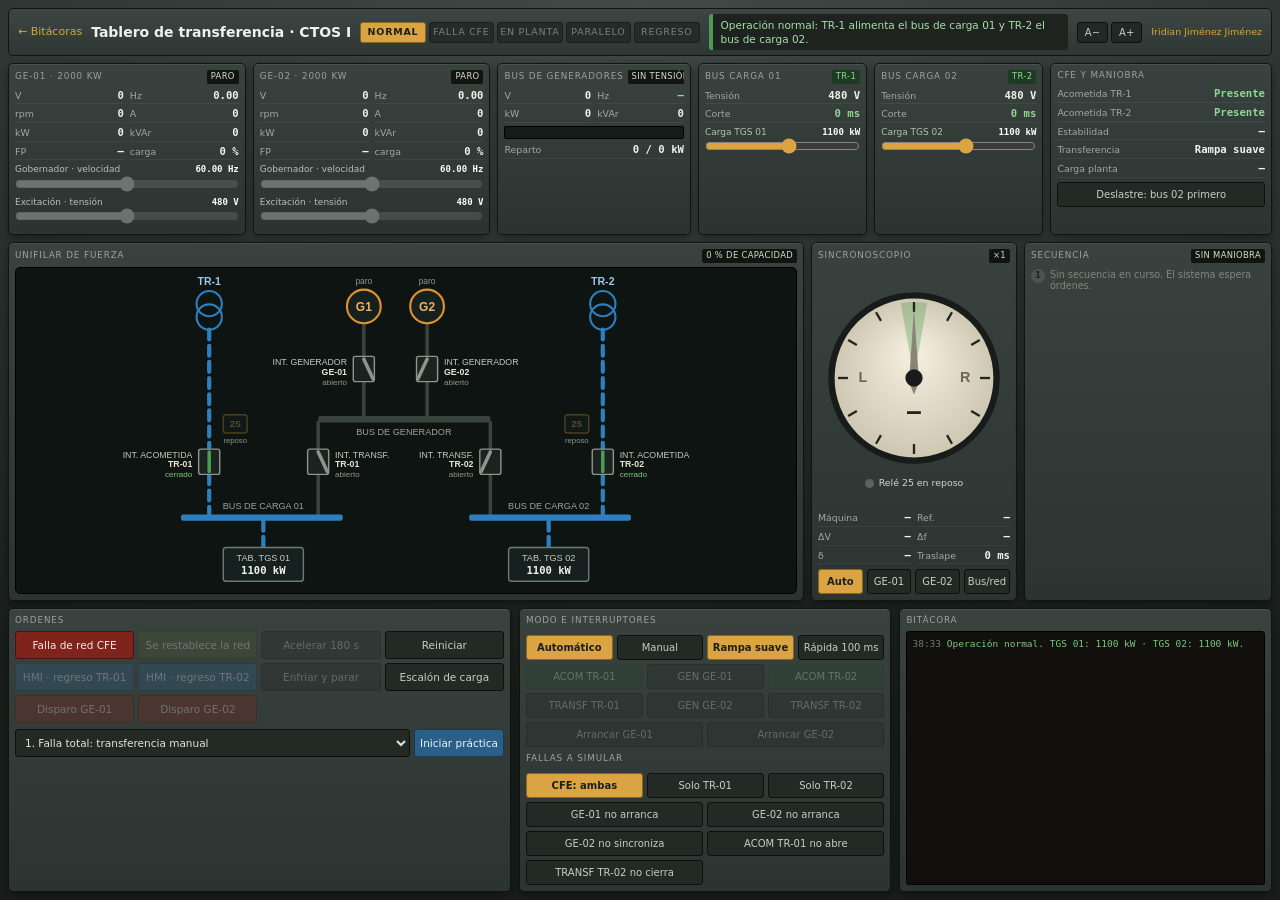
<file: transferencia-ctos1.html>
<!DOCTYPE html>
<!--
  Tablero de transferencia CTOS I — vista de operación en una sola pantalla
  Secuencia conforme a la placa de operación del tablero
  Autor: Iridian Jiménez Jiménez · Técnico Electromecánico
-->
<html lang="es">
<head>
<meta charset="utf-8">
<meta name="viewport" content="width=device-width, initial-scale=1, viewport-fit=cover">
<meta name="author" content="Iridian Jiménez Jiménez">
<title>Vista de operación · Tablero de transferencia CTOS I</title>
<style>
:root{
  --u:1;
  --panel:#39423f;--panel-2:#2c3431;--bezel:#171c1a;--dial:#e9e3d3;--ink:#20241f;
  --red-c:#2f7fbf;--gen-c:#e0922b;--both:#7dbb6a;
  --ok:#4e9c53;--warn:#d6a028;--bad:#b8332a;--engrave:#cfd6cf;
  --mono:ui-monospace,"SFMono-Regular",Menlo,Consolas,monospace;
  --cond:"Roboto Condensed","Arial Narrow",Inter,system-ui,sans-serif;
}
*{box-sizing:border-box}
html,body{margin:0;padding:0;height:100%}
body{background:radial-gradient(120% 80% at 50% 0%,#414a47 0%,#232a27 70%,#191e1c 100%);
  color:var(--engrave);font-family:var(--cond);font-size:calc(15px*var(--u));line-height:1.35;
  padding:calc(8px*var(--u));-webkit-text-size-adjust:100%}
body.fit{overflow:hidden}

.shell{height:100%;display:grid;gap:calc(7px*var(--u));
  grid-template-rows:auto auto minmax(0,1fr) auto}
body.scroll .shell{height:auto;grid-template-rows:none}
.stripA{display:grid;gap:calc(7px*var(--u));
  grid-template-columns:minmax(0,1.18fr) minmax(0,1.18fr) minmax(0,.96fr) minmax(0,.84fr) minmax(0,.84fr) minmax(0,1.1fr)}
.midrow{display:grid;gap:calc(7px*var(--u));
  grid-template-columns:minmax(0,1fr) calc(206px*var(--u)) calc(248px*var(--u));min-height:0}
body.scroll .stripA{grid-template-columns:repeat(2,minmax(0,1fr))}
body.scroll .midrow{grid-template-columns:minmax(0,1fr)}
.col{display:flex;flex-direction:column;gap:calc(7px*var(--u));min-height:0}

.card{background:linear-gradient(180deg,var(--panel),var(--panel-2));border:1px solid #11150f;border-radius:5px;
  box-shadow:inset 0 1px 0 rgba(255,255,255,.08),0 3px 10px rgba(0,0,0,.4);padding:calc(6px*var(--u));
  display:flex;flex-direction:column;min-height:0}
.card.grow{flex:1}
.ttl{font-size:calc(8.8px*var(--u));letter-spacing:.1em;text-transform:uppercase;color:#9aa49b;
  margin:0 0 calc(4px*var(--u));display:flex;justify-content:space-between;align-items:center;gap:4px;
  white-space:nowrap;overflow:hidden}
.ttl>span:first-child:not(.tag){overflow:hidden;text-overflow:ellipsis;min-width:0}
.ttl b{font-family:var(--mono);font-size:calc(9.5px*var(--u));letter-spacing:0}
.tag{background:#11150f;border-radius:2px;padding:1px 4px;color:#d7dcd4;font-size:calc(8.4px*var(--u));
  letter-spacing:.04em;flex:0 0 auto}
.tag.gd{background:#1f3a22;color:#8fd894}.tag.am{background:#3a2f12;color:#e9c877}
.tag.hi{background:#3a1a16;color:#ef9d93}

/* --- lecturas --- */
.rd{display:grid;grid-template-columns:1fr 1fr;gap:calc(2px*var(--u)) calc(6px*var(--u))}
.rd.one{grid-template-columns:1fr}
.rd div{display:flex;justify-content:space-between;align-items:baseline;gap:4px;
  border-bottom:1px solid rgba(255,255,255,.055);padding-bottom:1px}
.rd span{font-size:calc(9.4px*var(--u));color:#9fa9a2;white-space:nowrap}
.rd b{font-family:var(--mono);font-size:calc(10.6px*var(--u));color:#f0f2ec;font-weight:600;white-space:nowrap}
.rd b.gd{color:#8fd894}.rd b.hi{color:#ef9d93}.rd b.am{color:#e9c877}

.sl{margin-top:calc(3px*var(--u))}
.sl label{display:flex;justify-content:space-between;font-size:calc(9px*var(--u));color:#b7c0b6;margin-bottom:0}
.sl label b{font-family:var(--mono);color:#fff}
.sl input{width:100%;accent-color:#d9a441;height:calc(14px*var(--u));margin:0}
.sl input:disabled{opacity:.4}

/* --- unifilar --- */
.sld{flex:1;min-height:0;background:#0e1411;border:1px solid #000;border-radius:5px;padding:calc(4px*var(--u));
  display:flex}
.sld svg{width:100%;height:100%;display:block}
.strip{display:grid;grid-template-columns:repeat(4,1fr);gap:calc(7px*var(--u))}
body.scroll .strip{grid-template-columns:repeat(2,minmax(0,1fr))}

.bar{height:calc(13px*var(--u));background:#151b18;border:1px solid #000;border-radius:2px;overflow:hidden;display:flex;margin-top:3px}
.bar i{display:block;height:100%}
.b-g1{background:linear-gradient(180deg,#efab48,#e0922b)}
.b-g2{background:linear-gradient(180deg,#d98b57,#c4713a)}

/* --- sincronoscopio --- */
#syn{display:block;margin:0 auto;width:126px;height:126px;flex:0 0 auto}
.synB{flex:1;min-height:0;display:flex;flex-direction:column;gap:calc(5px*var(--u))}
.synL{flex:1 1 0;min-height:0;display:flex;flex-direction:column;align-items:center;justify-content:center;overflow:hidden}
body.scroll .synB{display:grid;grid-template-columns:auto minmax(0,1fr);align-items:center;gap:10px}
body.scroll .synL{flex:none}
.perm{display:flex;align-items:center;gap:5px;justify-content:center;margin-top:3px;font-size:calc(9.4px*var(--u));text-align:center}
.dot{width:calc(9px*var(--u));height:calc(9px*var(--u));border-radius:50%;background:#5a635d;flex:0 0 auto}
.dot.ok{background:var(--ok);box-shadow:0 0 7px var(--ok)}
.dot.bad{background:var(--bad);box-shadow:0 0 7px var(--bad)}

/* --- secuencia --- */
ol.seq{list-style:none;margin:0;padding:0;counter-reset:s;overflow-y:auto;flex:1;min-height:0;position:relative;overscroll-behavior:contain}
ol.seq li{display:flex;gap:5px;align-items:flex-start;padding:calc(2px*var(--u)) 0;
  font-size:calc(9.6px*var(--u));color:#7e8880;line-height:1.22}
ol.seq li::before{counter-increment:s;content:counter(s);flex:0 0 calc(14px*var(--u));height:calc(14px*var(--u));
  border-radius:50%;background:#4b544f;color:#1b201d;font-size:calc(8px*var(--u));font-weight:700;
  display:flex;align-items:center;justify-content:center}
ol.seq li.done{color:#b9c3b8}ol.seq li.done::before{background:var(--ok);color:#0f1a10}
ol.seq li.now{color:#fff;font-weight:700}ol.seq li.now::before{background:#d9a441;color:#1b1f1c}

/* --- encabezado --- */
.head{display:flex;align-items:center;gap:calc(9px*var(--u));flex-wrap:wrap;
  background:linear-gradient(180deg,#3d4643,#2f3734);border:1px solid #11150f;border-radius:5px;
  padding:calc(5px*var(--u)) calc(9px*var(--u))}
.head h1{font-size:calc(14px*var(--u));margin:0;color:#f0f2ec;font-weight:700;white-space:nowrap}
.head .aut{font-size:calc(9.5px*var(--u));color:#d9a441;white-space:nowrap}
.flow{display:flex;gap:3px;flex:1;min-width:calc(240px*var(--u))}
.flow i{flex:1;text-align:center;font-style:normal;font-size:calc(9.5px*var(--u));letter-spacing:.08em;
  padding:calc(3px*var(--u)) 2px;border-radius:3px;background:#242b28;color:#79837b;border:1px solid #1a201d}
.flow i.on{background:#d9a441;color:#1b1f1c;font-weight:700;border-color:#8a6620}
.flow i.al{background:#7e241c;color:#ffd9d4;border-color:#5a1811}
.zoom{display:flex;gap:3px}
.zoom button{background:#222825;color:#c6cec5;border:1px solid #0d100e;border-radius:3px;
  padding:calc(4px*var(--u)) calc(7px*var(--u));font-family:var(--cond);font-size:calc(10px*var(--u));cursor:pointer}

.msg{font-size:calc(10.5px*var(--u));padding:calc(4px*var(--u)) calc(8px*var(--u));border-radius:3px;
  border-left:4px solid;background:#1e2320;flex:1;min-width:calc(220px*var(--u))}
.msg.ok{border-color:var(--ok);color:#a9dcac}.msg.bad{border-color:var(--bad);color:#efa79f}
.msg.warn{border-color:var(--warn);color:#e6cd93}.msg.inf{border-color:#2f7fbf;color:#a8cbe8}

/* --- barra inferior --- */
.foot{display:grid;grid-template-columns:minmax(0,1.35fr) minmax(0,1fr) minmax(0,1fr);gap:calc(8px*var(--u));min-height:0}
.foot>.card{min-height:calc(120px*var(--u));overflow:hidden}
.foot>.card:nth-child(2){overflow-y:auto}
body.scroll .foot{grid-template-columns:minmax(0,1fr)}
.btns{display:grid;grid-template-columns:repeat(4,1fr);gap:calc(4px*var(--u))}
.btns button{background:#232a26;color:#c6cec5;border:1px solid #0d100e;border-radius:3px;
  padding:calc(7px*var(--u)) calc(3px*var(--u));font-family:var(--cond);font-size:calc(10.5px*var(--u));
  cursor:pointer;line-height:1.15}
.btns button:disabled{opacity:.3;cursor:not-allowed}
.btns button.fail{background:#7e241c;color:#ffe6e2;border-color:#4d120c}
.btns button.rest{background:#47582f;color:#eef5e2;border-color:#2c3a1b}
.btns button.ret{background:#2a5f88;color:#e9f4ff;border-color:#183a53}
.btns button:not(:disabled):active{transform:translateY(1px)}
.seg{display:grid;grid-template-columns:repeat(2,1fr);gap:calc(4px*var(--u));margin-top:calc(4px*var(--u))}
.seg button{background:#232a26;color:#c6cec5;border:1px solid #0d100e;border-radius:3px;
  padding:calc(6px*var(--u)) 3px;font-family:var(--cond);font-size:calc(10px*var(--u));cursor:pointer}
.seg button[aria-pressed=true]{background:#d9a441;color:#1b1f1c;border-color:#8a6620;font-weight:700}
.seg.c4{grid-template-columns:repeat(4,1fr)}
.seg.c3{grid-template-columns:repeat(3,1fr)}
.seg button.cl{background:#27442b;border-color:#14401a;color:#b6e6b9}
.seg button:disabled{opacity:.32;cursor:not-allowed}
.seg.one{grid-template-columns:1fr}
.prac{display:grid;grid-template-columns:minmax(0,1fr) auto;gap:calc(4px*var(--u));margin-top:calc(6px*var(--u))}
.prac select,.prac button{background:#232a26;color:#e9e3d3;border:1px solid #0d100e;border-radius:3px;
  padding:calc(6px*var(--u)) calc(5px*var(--u));font-family:var(--cond);font-size:calc(10.5px*var(--u));min-width:0}
.prac button{background:#2a5f88;color:#e9f4ff;border-color:#183a53;cursor:pointer}
.prac button.on{background:#7e241c;border-color:#4d120c}
.pdesc{font-size:calc(9.6px*var(--u));color:#c9d1c8;margin:0 0 4px;line-height:1.3}
ol.seq li.pd{color:#c9d1c8;font-weight:400;margin-bottom:3px}ol.seq li.pd::before{display:none}
ol.seq li.bad{color:#efa79f}ol.seq li.bad::before{background:var(--bad);color:#fff}
.modal{position:fixed;inset:0;background:rgba(0,0,0,.62);display:flex;align-items:center;justify-content:center;z-index:9;padding:16px}
.modal[hidden]{display:none}
.mbox{background:linear-gradient(180deg,var(--panel),var(--panel-2));border:1px solid #11150f;border-radius:6px;
  padding:14px 16px;max-width:460px;width:100%;max-height:90vh;overflow:auto;color:#e6ebe4;font-size:14px}
.mbox h2{margin:0 0 4px;font-size:18px}.mbox .nota{font-size:34px;font-weight:700;font-family:var(--mono)}
.mbox table{width:100%;border-collapse:collapse;margin:8px 0;font-size:13px}
.mbox td{padding:4px 2px;border-bottom:1px solid rgba(255,255,255,.08);vertical-align:top}
.mbox td:last-child{text-align:right;font-family:var(--mono);white-space:nowrap}
.mbox button{background:#d9a441;color:#1b1f1c;border:0;border-radius:3px;padding:8px 16px;font-weight:700;cursor:pointer;font-family:var(--cond)}
button:focus-visible,input:focus-visible{outline:2px solid #7fc1ff;outline-offset:1px}

#log{font-family:var(--mono);font-size:calc(9.5px*var(--u));line-height:1.4;background:#12100c;
  border:1px solid #000;border-radius:3px;padding:calc(5px*var(--u));
  flex:1 1 0;height:0;min-height:0;overflow-y:auto;overflow-x:hidden;
  overscroll-behavior:contain;color:#b7c2b6}
body.scroll #log{height:calc(130px*var(--u));flex:none}
/* en el teléfono la secuencia tiene alto mínimo para los 8 pasos: los mensajes cambian sin empujar la página,
   y no es un recuadro con desplazamiento propio, así que deslizar encima mueve la página */
body.scroll ol.seq{height:auto;min-height:calc(232px*var(--u));overflow:visible;flex:none}
/* en el teléfono la bitácora no tiene desplazamiento propio (atrapaba el dedo y la página no se movía):
   muestra los últimos 8 mensajes y «Ver todo» la despliega completa */
body.scroll #log{height:auto;min-height:calc(112px*var(--u));overflow:visible;overscroll-behavior:auto}
body.scroll #log:not(.todo) p:nth-last-child(n+9){display:none}
.lnk{background:none;border:0;color:#d9a441;font-family:var(--cond);font-size:calc(9.5px*var(--u));cursor:pointer;padding:0 2px;letter-spacing:.04em}
body.fit .lnk{display:none}
#log p{margin:0 0 2px;word-break:break-word}#log .t{color:#6f7a6e}
.e-ok{color:#79c97f}.e-bad{color:#e06a5f}.e-warn{color:#e0b24c}.e-inf{color:#8fb6d9}

/* --- enlaces visuales --- */
@keyframes flash{0%{box-shadow:0 0 0 0 rgba(217,164,65,0)}
  25%{box-shadow:0 0 0 3px rgba(217,164,65,.85)}100%{box-shadow:0 0 0 0 rgba(217,164,65,0)}}
.card.flash{animation:flash 1.2s ease-out}
@keyframes gflash{0%{filter:none}25%{filter:drop-shadow(0 0 8px rgba(255,205,90,1))}100%{filter:none}}
.gflash{animation:gflash 1.2s ease-out}
.card.live{border-color:#7a6326}
@keyframes flujo{to{stroke-dashoffset:-23}}
.sld path.flujo{stroke-dasharray:14 9;animation:flujo .5s linear infinite}
@media(prefers-reduced-motion:reduce){*{animation:none!important}}
/* en pantalla angosta el encabezado se acomoda en renglones en lugar de salirse de la pantalla */
.shell{grid-template-columns:minmax(0,1fr)}
body.scroll .flow{flex-basis:100%;min-width:0}
body.scroll .msg{min-width:0;flex-basis:100%}
body.scroll .ttl{white-space:normal;flex-wrap:wrap}
/* en columna (teléfono) el unifilar va justo debajo del encabezado */
body.scroll .midrow{display:contents}
body.scroll .shell>.head{order:0}
body.scroll .midrow>.card.grow:first-child{order:1}
body.scroll .stripA{order:2}
body.scroll #cSyn{order:3}
body.scroll #cSeq{order:4}
body.scroll .foot{order:5}
</style>
</head>
<body class="scroll">
<div class="shell">

<!-- ================= ENCABEZADO ================= -->
<div class="head">
  <a href="index.html" style="color:#d9a441;font-size:calc(11px*var(--u));text-decoration:none;white-space:nowrap">← Bitácoras</a>
  <h1>Tablero de transferencia · CTOS I</h1>
  <div class="flow" id="flow">
    <i data-s="normal">NORMAL</i><i data-s="falla">FALLA CFE</i><i data-s="planta">EN PLANTA</i>
    <i data-s="paralelo">PARALELO</i><i data-s="regreso">REGRESO</i>
  </div>
  <div class="msg ok" id="banner">Operación normal: TR-1 alimenta el bus de carga 01 y TR-2 el bus de carga 02.</div>
  <div class="zoom">
    <button id="zOut">A−</button><button id="zIn">A+</button>
  </div>
  <span class="aut">Iridian Jiménez Jiménez</span>
</div>


<!-- ================= CUERPO ================= -->
<!-- ================= BANDA DE INSTRUMENTOS ================= -->
<div class="stripA">
    <div class="card" id="cG1">
      <p class="ttl"><span>GE-01 · 2000 kW</span> <span class="tag" id="e1">Paro</span></p>
      <div class="rd">
        <div><span>V</span><b id="v1">0</b></div><div><span>Hz</span><b id="f1">0.00</b></div>
        <div><span>rpm</span><b id="n1">0</b></div><div><span>A</span><b id="i1">0</b></div>
        <div><span>kW</span><b id="p1">0</b></div><div><span>kVAr</span><b id="q1">0</b></div>
        <div><span>FP</span><b id="fp1">—</b></div><div><span>carga</span><b id="pc1">0 %</b></div>
      </div>
      <div class="sl">
        <label for="g1gov"><span id="l1gov">Gobernador</span><b id="v1gov">60.00 Hz</b></label>
        <input type="range" id="g1gov" min="-1" max="1" step="0.01" value="0">
        <label for="g1exc"><span id="l1exc">Excitación</span><b id="v1exc">480 V</b></label>
        <input type="range" id="g1exc" min="440" max="520" step="1" value="480">
      </div>
    </div>

    <div class="card" id="cG2">
      <p class="ttl"><span>GE-02 · 2000 kW</span> <span class="tag" id="e2">Paro</span></p>
      <div class="rd">
        <div><span>V</span><b id="v2">0</b></div><div><span>Hz</span><b id="f2">0.00</b></div>
        <div><span>rpm</span><b id="n2">0</b></div><div><span>A</span><b id="i2">0</b></div>
        <div><span>kW</span><b id="p2">0</b></div><div><span>kVAr</span><b id="q2">0</b></div>
        <div><span>FP</span><b id="fp2">—</b></div><div><span>carga</span><b id="pc2">0 %</b></div>
      </div>
      <div class="sl">
        <label for="g2gov"><span id="l2gov">Gobernador</span><b id="v2gov">60.00 Hz</b></label>
        <input type="range" id="g2gov" min="-1" max="1" step="0.01" value="0">
        <label for="g2exc"><span id="l2exc">Excitación</span><b id="v2exc">480 V</b></label>
        <input type="range" id="g2exc" min="440" max="520" step="1" value="480">
      </div>
    </div>

    <div class="card" id="cBusG">
      <p class="ttl">Bus de generadores <span class="tag" id="tBusG">Sin tensión</span></p>
      <div class="rd">
        <div><span>V</span><b id="vBus">0</b></div><div><span>Hz</span><b id="fBus">—</b></div>
        <div><span>kW</span><b id="pTot">0</b></div><div><span>kVAr</span><b id="qTot">0</b></div>
      </div>
      <div class="bar"><i class="b-g1" id="barG1" style="width:0%"></i><i class="b-g2" id="barG2" style="width:0%"></i></div>
      <div class="rd one" style="margin-top:3px"><div><span>Reparto</span><b id="rep">0 / 0 kW</b></div></div>
    </div>

    <div class="card" id="cBusA">
      <p class="ttl">Bus carga 01 <span class="tag gd" id="srcA">TR-1</span></p>
      <div class="rd one">
        <div><span>Tensión</span><b id="vA">480 V</b></div>
        <div><span>Corte</span><b id="cutA" class="gd">0 ms</b></div>
      </div>
      <div class="sl">
        <label for="ldA"><span>Carga TGS 01</span><b id="vldA">1100 kW</b></label>
        <input type="range" id="ldA" min="0" max="2000" step="50" value="1100">
      </div>
    </div>

    <div class="card" id="cBusB">
      <p class="ttl">Bus carga 02 <span class="tag gd" id="srcB">TR-2</span></p>
      <div class="rd one">
        <div><span>Tensión</span><b id="vB">480 V</b></div>
        <div><span>Corte</span><b id="cutB" class="gd">0 ms</b></div>
      </div>
      <div class="sl">
        <label for="ldB"><span>Carga TGS 02</span><b id="vldB">1100 kW</b></label>
        <input type="range" id="ldB" min="0" max="2000" step="50" value="1100">
      </div>
    </div>

    <div class="card" id="cUtil">
      <p class="ttl"><span>CFE y maniobra</span></p>
      <div class="rd one">
        <div><span>Acometida TR-1</span><b id="uA" class="gd">Presente</b></div>
        <div><span>Acometida TR-2</span><b id="uB" class="gd">Presente</b></div>
        <div><span>Estabilidad</span><b id="stabV">—</b></div>
        <div><span>Transferencia</span><b id="ttype">Rampa suave</b></div>
        <div><span>Carga planta</span><b id="cPl">—</b></div>
      </div>
      <div class="seg one"><button id="bDesl" title="Qué bus se desconecta primero si la planta se sobrecarga">Deslastre: bus 02 primero</button></div>
    </div>
</div>

<!-- ================= UNIFILAR Y SINCRONISMO ================= -->
<div class="midrow">
    <div class="card grow">
      <p class="ttl">Unifilar de fuerza <span class="tag" id="tOcup">0 % de capacidad</span></p>
      <div class="sld">
        <svg id="sld" viewBox="0 0 820 452" preserveAspectRatio="xMidYMid meet" xmlns="http://www.w3.org/2000/svg" role="img" aria-label="Unifilar del tablero de transferencia">
          <path id="wNA"  d="M130 82 L130 252" stroke="#3a443f" stroke-width="5" fill="none" stroke-linecap="round"/>
          <path id="wNA2" d="M130 288 L130 345" stroke="#3a443f" stroke-width="5" fill="none" stroke-linecap="round"/>
          <path id="wNB"  d="M690 82 L690 252" stroke="#3a443f" stroke-width="5" fill="none" stroke-linecap="round"/>
          <path id="wNB2" d="M690 288 L690 345" stroke="#3a443f" stroke-width="5" fill="none" stroke-linecap="round"/>
          <path id="wG1a" d="M350 73 L350 120" stroke="#3a443f" stroke-width="5" fill="none" stroke-linecap="round"/>
          <path id="wG1b" d="M350 156 L350 205" stroke="#3a443f" stroke-width="5" fill="none" stroke-linecap="round"/>
          <path id="wG2a" d="M440 73 L440 120" stroke="#3a443f" stroke-width="5" fill="none" stroke-linecap="round"/>
          <path id="wG2b" d="M440 156 L440 205" stroke="#3a443f" stroke-width="5" fill="none" stroke-linecap="round"/>
          <path id="wEA"  d="M285 214 L285 252" stroke="#3a443f" stroke-width="5" fill="none" stroke-linecap="round"/>
          <path id="wEA2" d="M285 288 L285 345" stroke="#3a443f" stroke-width="5" fill="none" stroke-linecap="round"/>
          <path id="wEB"  d="M530 214 L530 252" stroke="#3a443f" stroke-width="5" fill="none" stroke-linecap="round"/>
          <path id="wEB2" d="M530 288 L530 345" stroke="#3a443f" stroke-width="5" fill="none" stroke-linecap="round"/>
          <path id="wLA"  d="M207 354 L207 392" stroke="#3a443f" stroke-width="5" fill="none" stroke-linecap="round"/>
          <path id="wLB"  d="M613 354 L613 392" stroke="#3a443f" stroke-width="5" fill="none" stroke-linecap="round"/>

          <rect id="busG" x="285" y="205" width="245" height="9" rx="3" fill="#3a443f"/>
          <text x="407" y="232" fill="#9aa49b" font-size="13" text-anchor="middle" font-family="Roboto Condensed,Arial">BUS DE GENERADOR</text>
          <rect id="busA" x="90" y="345" width="230" height="9" rx="3" fill="#3a443f"/>
          <rect id="busB" x="500" y="345" width="230" height="9" rx="3" fill="#3a443f"/>
          <text x="207" y="337" fill="#9aa49b" font-size="13" text-anchor="middle" font-family="Roboto Condensed,Arial">BUS DE CARGA 01</text>
          <text x="613" y="337" fill="#9aa49b" font-size="13" text-anchor="middle" font-family="Roboto Condensed,Arial">BUS DE CARGA 02</text>

          <circle cx="130" cy="45" r="18" fill="none" stroke="#2f7fbf" stroke-width="3"/>
          <circle cx="130" cy="64" r="18" fill="none" stroke="#2f7fbf" stroke-width="3"/>
          <text x="130" y="18" fill="#9dc7e8" font-size="15" text-anchor="middle" font-family="Roboto Condensed,Arial" font-weight="700">TR-1</text>
          <circle cx="690" cy="45" r="18" fill="none" stroke="#2f7fbf" stroke-width="3"/>
          <circle cx="690" cy="64" r="18" fill="none" stroke="#2f7fbf" stroke-width="3"/>
          <text x="690" y="18" fill="#9dc7e8" font-size="15" text-anchor="middle" font-family="Roboto Condensed,Arial" font-weight="700">TR-2</text>

          <circle cx="350" cy="49" r="24" fill="#16201f" stroke="#e0922b" stroke-width="3"/>
          <text x="350" y="55" fill="#efb163" font-size="17" text-anchor="middle" font-family="Roboto Condensed,Arial" font-weight="700">G1</text>
          <text id="g1st" x="350" y="17" fill="#8d968c" font-size="12" text-anchor="middle" font-family="Roboto Condensed,Arial">paro</text>
          <circle cx="440" cy="49" r="24" fill="#16201f" stroke="#e0922b" stroke-width="3"/>
          <text x="440" y="55" fill="#efb163" font-size="17" text-anchor="middle" font-family="Roboto Condensed,Arial" font-weight="700">G2</text>
          <text id="g2st" x="440" y="17" fill="#8d968c" font-size="12" text-anchor="middle" font-family="Roboto Condensed,Arial">paro</text>

          <g id="kG1"><rect x="335" y="120" width="30" height="36" rx="3" fill="#1b2321" stroke="#8d968c" stroke-width="2"/>
            <line class="ct" x1="350" y1="124" x2="350" y2="152" stroke="#8d968c" stroke-width="5" stroke-linecap="round"/></g>
          <text x="326" y="133" fill="#c3ccc2" font-size="12.5" text-anchor="end" font-family="Roboto Condensed,Arial">INT. GENERADOR</text>
          <text x="326" y="147" fill="#e9e3d3" font-size="12.5" text-anchor="end" font-family="Roboto Condensed,Arial" font-weight="700">GE-01</text>
          <text id="tG1" x="326" y="161" fill="#8d968c" font-size="11.5" text-anchor="end" font-family="Roboto Condensed,Arial">abierto</text>

          <g id="kG2"><rect x="425" y="120" width="30" height="36" rx="3" fill="#1b2321" stroke="#8d968c" stroke-width="2"/>
            <line class="ct" x1="440" y1="124" x2="440" y2="152" stroke="#8d968c" stroke-width="5" stroke-linecap="round"/></g>
          <text x="464" y="133" fill="#c3ccc2" font-size="12.5" font-family="Roboto Condensed,Arial">INT. GENERADOR</text>
          <text x="464" y="147" fill="#e9e3d3" font-size="12.5" font-family="Roboto Condensed,Arial" font-weight="700">GE-02</text>
          <text id="tG2" x="464" y="161" fill="#8d968c" font-size="11.5" font-family="Roboto Condensed,Arial">abierto</text>

          <g id="kNA"><rect x="115" y="252" width="30" height="36" rx="3" fill="#1b2321" stroke="#8d968c" stroke-width="2"/>
            <line class="ct" x1="130" y1="256" x2="130" y2="284" stroke="#4e9c53" stroke-width="5" stroke-linecap="round"/></g>
          <text x="106" y="264" fill="#c3ccc2" font-size="12.5" text-anchor="end" font-family="Roboto Condensed,Arial">INT. ACOMETIDA</text>
          <text x="106" y="278" fill="#e9e3d3" font-size="12.5" text-anchor="end" font-family="Roboto Condensed,Arial" font-weight="700">TR-01</text>
          <text id="tNA" x="106" y="292" fill="#79c97f" font-size="11.5" text-anchor="end" font-family="Roboto Condensed,Arial">cerrado</text>

          <g id="kNB"><rect x="675" y="252" width="30" height="36" rx="3" fill="#1b2321" stroke="#8d968c" stroke-width="2"/>
            <line class="ct" x1="690" y1="256" x2="690" y2="284" stroke="#4e9c53" stroke-width="5" stroke-linecap="round"/></g>
          <text x="714" y="264" fill="#c3ccc2" font-size="12.5" font-family="Roboto Condensed,Arial">INT. ACOMETIDA</text>
          <text x="714" y="278" fill="#e9e3d3" font-size="12.5" font-family="Roboto Condensed,Arial" font-weight="700">TR-02</text>
          <text id="tNB" x="714" y="292" fill="#79c97f" font-size="11.5" font-family="Roboto Condensed,Arial">cerrado</text>

          <g id="kEA"><rect x="270" y="252" width="30" height="36" rx="3" fill="#1b2321" stroke="#8d968c" stroke-width="2"/>
            <line class="ct" x1="285" y1="256" x2="285" y2="284" stroke="#8d968c" stroke-width="5" stroke-linecap="round"/></g>
          <text x="309" y="264" fill="#c3ccc2" font-size="12.5" font-family="Roboto Condensed,Arial">INT. TRANSF.</text>
          <text x="309" y="278" fill="#e9e3d3" font-size="12.5" font-family="Roboto Condensed,Arial" font-weight="700">TR-01</text>
          <text id="tEA" x="309" y="292" fill="#8d968c" font-size="11.5" font-family="Roboto Condensed,Arial">abierto</text>

          <g id="kEB"><rect x="515" y="252" width="30" height="36" rx="3" fill="#1b2321" stroke="#8d968c" stroke-width="2"/>
            <line class="ct" x1="530" y1="256" x2="530" y2="284" stroke="#8d968c" stroke-width="5" stroke-linecap="round"/></g>
          <text x="506" y="264" text-anchor="end" fill="#c3ccc2" font-size="12.5" font-family="Roboto Condensed,Arial">INT. TRANSF.</text>
          <text x="506" y="278" text-anchor="end" fill="#e9e3d3" font-size="12.5" font-family="Roboto Condensed,Arial" font-weight="700">TR-02</text>
          <text id="tEB" x="506" y="292" text-anchor="end" fill="#8d968c" font-size="11.5" font-family="Roboto Condensed,Arial">abierto</text>

          <g id="r25A" opacity="0.3">
            <rect x="150" y="203" width="34" height="26" rx="4" fill="#1b2321" stroke="#d9a441" stroke-width="2"/>
            <text x="167" y="221" fill="#e9c877" font-size="14" text-anchor="middle" font-family="Roboto Condensed,Arial" font-weight="700">25</text>
          </g>
          <text id="r25At" x="167" y="243" fill="#8d968c" font-size="11" text-anchor="middle" font-family="Roboto Condensed,Arial">reposo</text>
          <g id="r25B" opacity="0.3">
            <rect x="636" y="203" width="34" height="26" rx="4" fill="#1b2321" stroke="#d9a441" stroke-width="2"/>
            <text x="653" y="221" fill="#e9c877" font-size="14" text-anchor="middle" font-family="Roboto Condensed,Arial" font-weight="700">25</text>
          </g>
          <text id="r25Bt" x="653" y="243" fill="#8d968c" font-size="11" text-anchor="middle" font-family="Roboto Condensed,Arial">reposo</text>

          <rect x="150" y="392" width="114" height="48" rx="4" fill="#16201f" stroke="#6f7a71" stroke-width="2"/>
          <text x="207" y="411" fill="#c3ccc2" font-size="13" text-anchor="middle" font-family="Roboto Condensed,Arial">TAB. TGS 01</text>
          <text id="txLA" x="207" y="430" fill="#f0f2ec" font-size="15" text-anchor="middle" font-family="ui-monospace,monospace" font-weight="700">1100 kW</text>
          <rect x="556" y="392" width="114" height="48" rx="4" fill="#16201f" stroke="#6f7a71" stroke-width="2"/>
          <text x="613" y="411" fill="#c3ccc2" font-size="13" text-anchor="middle" font-family="Roboto Condensed,Arial">TAB. TGS 02</text>
          <text id="txLB" x="613" y="430" fill="#f0f2ec" font-size="15" text-anchor="middle" font-family="ui-monospace,monospace" font-weight="700">1100 kW</text>
        </svg>
      </div>
    </div>

    <div class="card" id="cSyn">
      <p class="ttl">Sincronoscopio <span class="tag" id="tScale">×1</span></p>
      <div class="synB"><div class="synL" id="synL">
      <canvas id="syn" width="150" height="150"></canvas>
      <div class="perm"><i class="dot" id="pDot"></i><span id="pTxt">Relé 25 en reposo</span></div>
      </div><div class="synR">
      <div class="rd">
        <div><span>Máquina</span><b id="sMach">—</b></div><div><span>Ref.</span><b id="sRef">—</b></div>
        <div><span>ΔV</span><b id="dV">—</b></div><div><span>Δf</span><b id="dF">—</b></div>
        <div><span>δ</span><b id="dA">—</b></div><div><span>Traslape</span><b id="ovMs">0 ms</b></div>
      </div>
      <div class="seg c4" style="margin-top:5px">
        <button id="rAuto" aria-pressed="true">Auto</button>
        <button id="rG1" aria-pressed="false">GE-01</button>
        <button id="rG2" aria-pressed="false">GE-02</button>
        <button id="rBus" aria-pressed="false">Bus/red</button>
      </div>
      </div></div>
    </div>

    <div class="card grow" id="cSeq">
      <p class="ttl"><span id="seqT">Secuencia</span> <span class="tag" id="curBr">—</span></p>
      <ol class="seq" id="seqList"></ol>
    </div>
</div>

<!-- ================= BARRA INFERIOR ================= -->
<div class="foot">
  <div class="card">
    <p class="ttl">Órdenes</p>
    <div class="btns">
      <button class="fail" id="bFail">Falla de red CFE</button>
      <button class="rest" id="bRest" disabled>Se restablece la red</button>
      <button id="bSkip" disabled>Acelerar 180 s</button>
      <button id="bReset">Reiniciar</button>
      <button class="ret" id="bR1" disabled>HMI · regreso TR-01</button>
      <button class="ret" id="bR2" disabled>HMI · regreso TR-02</button>
      <button id="bStop" disabled>Enfriar y parar</button>
      <button id="bDip">Escalón de carga</button>
      <button class="fail" id="bT1" disabled>Disparo GE-01</button>
      <button class="fail" id="bT2" disabled>Disparo GE-02</button>
    </div>
    <div class="prac">
      <select id="pSel" aria-label="Práctica"></select>
      <button id="pGo">Iniciar práctica</button>
    </div>
  </div>

  <div class="card">
    <p class="ttl">Modo e interruptores</p>
    <div class="seg c4">
      <button id="mAuto" aria-pressed="true">Automático</button>
      <button id="mMan" aria-pressed="false">Manual</button>
      <button id="tSoft" aria-pressed="true">Rampa suave</button>
      <button id="tFast" aria-pressed="false">Rápida 100 ms</button>
    </div>
    <div class="seg c3">
      <button data-b="NA">ACOM TR-01</button><button data-b="G1">GEN GE-01</button><button data-b="NB">ACOM TR-02</button>
      <button data-b="EA">TRANSF TR-01</button><button data-b="G2">GEN GE-02</button><button data-b="EB">TRANSF TR-02</button>
    </div>
    <div class="seg">
      <button data-g="0">Arrancar GE-01</button><button data-g="1">Arrancar GE-02</button>
    </div>
    <p class="ttl" style="margin-top:6px">Fallas a simular</p>
    <div class="seg c3">
      <button data-cfe="AB" aria-pressed="true">CFE: ambas</button><button data-cfe="A" aria-pressed="false">Solo TR-01</button><button data-cfe="B" aria-pressed="false">Solo TR-02</button>
    </div>
    <div class="seg">
      <button data-fx="f0" aria-pressed="false">GE-01 no arranca</button>
      <button data-fx="f1" aria-pressed="false">GE-02 no arranca</button>
      <button data-fx="s1" aria-pressed="false">GE-02 no sincroniza</button>
      <button data-fx="na" aria-pressed="false">ACOM TR-01 no abre</button>
      <button data-fx="eb" aria-pressed="false">TRANSF TR-02 no cierra</button>
    </div>
  </div>

  <div class="card">
    <p class="ttl"><span>Bitácora</span> <button id="logTodo" class="lnk">Ver todo</button></p>
    <div id="log"></div>
  </div>
</div>

</div>

<div id="pRes" class="modal" hidden><div class="mbox"><div id="pResC"></div><button id="pResX">Cerrar</button></div></div>

<script>
/* Vista de operación CTOS I — autor: Iridian Jiménez Jiménez
   Secuencia conforme a la placa de operación del tablero. */
(function(){
"use strict";
var $=function(i){return document.getElementById(i);};
var TAU=Math.PI*2,R2D=180/Math.PI,D2R=Math.PI/180,RT3=Math.sqrt(3);
var F_U=60,V_N=480,P_A=1100,P_B=1100,P_GEN=2000,TAN_PHI=0.4843;
var NM={NA:"INT. ACOMETIDA TR-01",NB:"INT. ACOMETIDA TR-02",
        EA:"INT. TRANSFERENCIA TR-01",EB:"INT. TRANSFERENCIA TR-02",
        G1:"INT. GENERADOR GE-01",G2:"INT. GENERADOR GE-02"};
var CARD={NA:"cBusA",EA:"cBusA",NB:"cBusB",EB:"cBusB",G1:"cG1",G2:"cG2"};

function nuevoGen(d){return {st:"paro",c:0,f:0,v:0,del:d,gov:0,exc:480,avr:0,P:0,Q:0,fail:false,excl:false};}
var S={
  uA:true,uB:true,
  b:{NA:true,NB:true,EA:false,EB:false,G1:false,G2:false},
  g:[nuevoGen(Math.PI*0.65),nuevoGen(-Math.PI*0.35)],
  PA:P_A,PB:P_B,desl:"B",cfe:"AB",fA:false,fB:false,plan:null,
  fx:{na:false,eb:false},carga:0,sag:0,tOv:0,prac:null,
  fBus:0,vBus:0,delBus:Math.PI*0.65,dip:0,
  shA:0,shB:0,
  seq:null,step:0,tStep:0,branch:"—",ref:null,refMode:"auto",
  fast:false,auto:true,slow:1,stab:0,r1done:false,
  ovMs:0,cutA:0,cutB:0,dA:false,dB:false
};

function wrapPi(a){while(a>Math.PI)a-=TAU;while(a<-Math.PI)a+=TAU;return a;}
function clamp(v,a,b){return v<a?a:(v>b?b:v);}
function log(m,c){
  var d=new Date(),p=document.createElement("p");
  p.innerHTML='<span class="t">'+String(d.getMinutes()).padStart(2,"0")+":"+String(d.getSeconds()).padStart(2,"0")+
    '</span> <span class="'+(c||"e-inf")+'">'+m+"</span>";
  var L=$("log"),fin=L.scrollHeight-L.scrollTop-L.clientHeight<24;  // solo baja si ya estaba al final
  L.appendChild(p);if(fin)L.scrollTop=L.scrollHeight;
  while(L.childNodes.length>60)L.removeChild(L.firstChild);
}
function banner(m,c){var b=$("banner");b.textContent=m;b.className="msg "+c;}
function flash(el){if(!el)return;el.classList.remove("flash","gflash");void el.offsetWidth;
  el.classList.add(el.tagName==="g"||el.namespaceURI.indexOf("svg")>0?"gflash":"flash");}

function gk(i){return i===0?"G1":"G2";}
function closedGens(){var a=[];if(S.b.G1&&S.g[0].st==="marcha")a.push(0);if(S.b.G2&&S.g[1].st==="marcha")a.push(1);return a;}
function genRunning(){return closedGens().length>0;}
function busGLive(){return genRunning()||(S.b.EA&&S.b.NA&&S.uA)||(S.b.EB&&S.b.NB&&S.uB);}
function liveA(){return (S.b.NA&&S.uA)||(S.b.EA&&busGLive());}
function liveB(){return (S.b.NB&&S.uB)||(S.b.EB&&busGLive());}
function tied(){return (S.b.EA&&S.b.NA&&S.uA)||(S.b.EB&&S.b.NB&&S.uB);}

function cmpGen(i){var g=S.g[i];
  return {mach:"GE-0"+(i+1),ref:"Bus gen.",dv:g.v-S.vBus,df:g.f-S.fBus,
    ang:Math.abs(wrapPi(g.del-S.delBus))*R2D,dead:!busGLive(),valid:g.st==="marcha"&&!S.b[gk(i)]};}
function cmpBus(){var r=S.ref||"TR-1";
  return {mach:"Bus gen.",ref:r,dv:S.vBus-V_N,df:S.fBus-F_U,ang:Math.abs(wrapPi(S.delBus))*R2D,
    dead:false,valid:genRunning()&&!tied()};}
function okOf(c){return c.dead||(Math.abs(c.dv)<=V_N*0.05&&c.df>=-0.05&&c.df<=0.3&&c.ang<=10);}
function activeCmp(){
  var m=S.refMode;
  if(m==="auto"){
    if(S.ref)m="bus";
    else if(S.g[0].st==="marcha"&&!S.b.G1)m="g1";
    else if(S.g[1].st==="marcha"&&!S.b.G2)m="g2";
    else m="bus";
  }
  var c=(m==="g1")?cmpGen(0):((m==="g2")?cmpGen(1):cmpBus());
  c.ok=c.valid&&okOf(c);return c;
}

/* ---------- secuencias según la placa ---------- */
function sqF(){var a=S.fA,b=S.fB,t=a&&b?"TR-01 y TR-02":(a?"TR-01":"TR-02");
  return ["Falla de red CFE ("+t+") confirmada por más de 3 s",
    (a&&b?"Apertura automática de los interruptores de acometida ":"Apertura automática del interruptor de acometida ")+t,
    "Arranque de las plantas GE-01 y GE-02",
    "Primer generador cierra a bus muerto",
    "Segundo generador sincroniza al bus y cierra (máx. 20 s)",
    a?"Revisión de capacidad y cierre de transferencia TR-01 a bus muerto":"Transferencia TR-01: no aplica, TR-1 presente",
    b?"Cierre de transferencia TR-02 a bus muerto":"Transferencia TR-02: no aplica, TR-2 presente",
    "Carga de las ramas en la planta"];}
var SQ_R1=["Ventana de regreso de TR-01 activa en el HMI",
  "Sincronía entre generadores y acometida TR-01",
  "Cierre del interruptor de acometida TR-01",
  "Transferencia de carga a TR-01 en rampa suave",
  "Apertura del interruptor de transferencia TR-01",
  "Verificación de carga estable entre generadores"];
var SQ_R2=["Ventana de regreso de TR-02 activa en el HMI",
  "Sincronía entre generadores y acometida TR-02",
  "Cierre del interruptor de acometida TR-02",
  "Transferencia de carga a TR-02 en rampa suave",
  "Apertura del interruptor de transferencia TR-02",
  "Apertura de los interruptores de generador GE-01 y GE-02"];
var SQ_ST=["Verificación de generadores en vacío","Enfriamiento del motor",
  "Apertura de los interruptores de generador","Paro de G1 y G2"];
function names(){return S.seq==="falla"?sqF():(S.seq==="r1"?SQ_R1:(S.seq==="r2"?SQ_R2:(S.seq==="stop"?SQ_ST:[])));}
function drawSeq(){
  if(S.prac){drawPrac();return;}
  $("seqT").textContent="Secuencia";
  var L=$("seqList"),n=names();
  if(!n.length){L.innerHTML='<li style="color:#7e8880">Sin secuencia en curso. El sistema espera órdenes.</li>';return;}
  var h="";for(var i=0;i<n.length;i++){h+='<li class="'+(i<S.step?"done":(i===S.step?"now":""))+'">'+n[i]+"</li>";}
  L.innerHTML=h;
  var cur=L.querySelector("li.now");
  if(cur){var t=cur.offsetTop,b=t+cur.offsetHeight;
    if(t<L.scrollTop)L.scrollTop=t;else if(b>L.scrollTop+L.clientHeight)L.scrollTop=b-L.clientHeight;}
}
function startSeq(k){if(S.seq)return;S.seq=k;S.step=0;S.tStep=0;S.plan=null;drawSeq();refreshBtns();}
function endSeq(m,c){S.seq=null;S.step=0;S.branch="—";S.ref=null;drawSeq();banner(m,c);refreshBtns();}
function refreshBtns(){
  var busy=!!S.seq,pr=!!S.prac;
  $("bFail").disabled=pr||busy||!S.uA||!S.uB;
  $("bRest").disabled=pr||busy||(S.uA&&S.uB);
  $("bSkip").disabled=pr||!(S.stab>0);
  $("bR1").disabled=pr||busy||S.stab>0||!S.uA||!S.b.EA||!genRunning();
  $("bR2").disabled=pr||busy||S.stab>0||!(S.r1done||!S.b.EA)||!S.uB||!S.b.EB||!genRunning();
  $("bStop").disabled=pr||busy||S.b.EA||S.b.EB||(S.g[0].st!=="marcha"&&S.g[1].st!=="marcha");
  $("mAuto").disabled=pr;
  document.querySelectorAll('.seg button[data-b],.seg button[data-g]').forEach(function(x){x.disabled=S.auto||busy;});
}

function run(dt){
  S.tStep+=dt;
  var nx=function(){S.step++;S.tStep=0;drawSeq();};

  if(S.seq==="falla"){
    switch(S.step){
      case 0: if(S.tStep>3.0){log("Falla de red CFE confirmada: más de 3 s sin acometida.","e-bad");nx();} break;
      case 1:
        [["A","NA"],["B","NB"]].forEach(function(x){
          if(!S["f"+x[0]])return;
          if(x[1]==="NA"&&S.fx.na){S.blqA=true;flash($("kNA"));
            log(NM.NA+" NO ABRIÓ (falla de mecanismo). Bloqueo: el bus 01 no se transfiere para no retroalimentar a CFE.","e-bad");
            banner(NM.NA+" no abrió. El bus 01 queda sin tensión hasta abrirlo en sitio (modo manual).","bad");return;}
          setB(x[1],false);log("Abierto automáticamente "+NM[x[1]]+".","e-bad");});
        nx(); break;
      case 2:
        if(S.g[0].st==="paro"){S.g[0].st="arrancando";S.g[0].c=0;S.g[0].gov=0;S.g[0].exc=480;}
        if(S.g[1].st==="paro"){S.g[1].st="arrancando";S.g[1].c=0;S.g[1].gov=0;S.g[1].exc=480;}
        if(S.g[0].st==="marcha"||S.g[1].st==="marcha"){log("Planta arrancada.","");nx();}
        else if(S.g[0].st==="falla"&&S.g[1].st==="falla")
          endSeq("Las dos plantas fallaron al arranque. Los buses de carga quedan sin tensión.","bad");
        break;
      case 3:
        if(S.g[0].st==="marcha"&&!S.b.G1){setB("G1",true);log(NM.G1+" cierra al bus con bus muerto.","e-ok");nx();}
        else if(S.g[1].st==="marcha"&&!S.b.G2){setB("G2",true);log(NM.G2+" cierra al bus con bus muerto.","e-ok");nx();}
        break;
      case 4: {
        var pend=function(i){return !S.b[gk(i)]&&S.g[i].st==="marcha"&&!S.g[i].excl;};
        var pi=pend(0)?0:(pend(1)?1:-1);
        if(pi<0){
          if(S.g[0].st==="arrancando"||S.g[1].st==="arrancando")break;
          if(closedGens().length<2)
            log("Solo un generador en el bus: capacidad "+P_GEN+" kW.","e-warn");
          nx();break;
        }
        if(S.tStep>20){S.g[pi].excl=true;S.g[pi].gov=0;
          var cx=cmpGen(pi);
          log("GE-0"+(pi+1)+" no logró sincronía en 20 s (ΔV "+cx.dv.toFixed(0)+" V · Δf "+cx.df.toFixed(2)+" Hz). Queda fuera; la secuencia sigue con un generador.","e-bad");
          flash($("cG"+(pi+1)));S.tStep=0;break;}
        S.refMode="auto";S.g[pi].gov=0.15;
        var c=cmpGen(pi);
        if(okOf(c)){setB(gk(pi),true);S.g[pi].gov=0;
          log(NM[gk(pi)]+" sincronizado y cerrado · δ "+c.ang.toFixed(0)+"° · ΔV "+c.dv.toFixed(0)+" V","e-ok");nx();}
        break;
      }
      case 5:
        if(!S.plan)S.plan=planCarga();
        if(!S.plan.A){nx();break;}
        if(S.tStep>0.8){cierraTransf("A");nx();} break;
      case 6:
        if(!S.plan.B){nx();break;}
        if(S.tStep>1.6){cierraTransf("B");nx();} break;
      case 7: {
        var en=[],sin=[];
        (S.b.EA?en:sin).push("01");(S.b.EB?en:sin).push("02");
        var kw=(S.b.EA?S.PA:0)+(S.b.EB?S.PB:0);
        if(en.length)log("Carga en la planta: "+kw+" kW (bus "+en.join(" y ")+").","e-ok");
        var caidos=sin.filter(function(n){return n==="01"?!liveA():!liveB();});
        if(!en.length)endSeq("Ningún bus quedó en la planta. Revisa la bitácora.","bad");
        else if(caidos.length)endSeq("Bus "+en.join(" y ")+" en la planta. Bus "+caidos.join(" y ")+" sin tensión. El regreso lo ordena el operador desde el HMI.","bad");
        else endSeq("Las ramas afectadas quedaron en la planta. El regreso lo ordena el operador desde el HMI.","warn");
        break;}
    }
  }

  if(S.seq==="r1"||S.seq==="r2"){
    var one=(S.seq==="r1");
    var UK=one?"uA":"uB",NK=one?"NA":"NB",EK=one?"EA":"EB",SH=one?"shA":"shB";
    var TRn=one?"TR-1":"TR-2",bn=one?"01":"02";
    switch(S.step){
      case 0:
        if(!S[UK]){log("Regreso cancelado: "+TRn+" no está presente.","e-bad");
          endSeq("La acometida "+TRn+" no está disponible.","bad");break;}
        if(S.tStep>1.2){log("Ventana de regreso activa en el HMI. El operador la ejecuta.","e-inf");nx();}
        break;
      case 1: {
        S.branch=bn;S.ref=TRn;
        var cl=closedGens();
        for(var k=0;k<cl.length;k++)S.g[cl[k]].gov=0.12;
        var cb=cmpBus();
        if(okOf(cb)){log("Sincronía lograda con "+TRn+" · δ "+cb.ang.toFixed(0)+"°","e-ok");nx();}
        break;
      }
      case 2: {
        setB(NK,true);S.ovMs=0;S.slow=S.fast?0.035:1;
        var c2=closedGens();
        for(var m=0;m<c2.length;m++)S.g[c2[m]].gov=0;
        log(NM[NK]+" cerrado. Generadores en paralelo con "+TRn+".","e-ok");nx();break;
      }
      case 3:
        if(S.fast){if(S.ovMs>55)nx();}
        else{S[SH]=Math.max(0,S[SH]-dt*0.28);
          if(S[SH]<=0.02){S[SH]=0;log("Carga del bus "+bn+" transferida en rampa suave.","e-ok");nx();}}
        break;
      case 4:
        setB(EK,false);S.slow=1;
        if(S.fast){S[SH]=0;S.dip=1.5;log(NM[EK]+" abierto tras "+S.ovMs.toFixed(0)+" ms. Rechazo de carga.","e-warn");}
        else log(NM[EK]+" abierto tras "+(S.ovMs/1000).toFixed(1)+" s, con el bus ya descargado.","e-ok");
        S.ovMs=0;nx();break;
      case 5:
        if(one&&!S.b.EB){ if(S.tStep>1.5){setB("G1",false);setB("G2",false);
            log("Sin buses en la planta: se abren "+NM.G1+" y "+NM.G2+".","e-ok");
            regresoCompleto();}
        }else if(one){ if(S.tStep>2.5){
            S.r1done=true;
            log("Carga entre generadores estable (dif. "+Math.abs(S.g[0].P-S.g[1].P).toFixed(0)+" kW). Se autoriza la segunda transferencia.","e-ok");
            endSeq("Bus 01 de vuelta en TR-1 sin corte. Verifica estabilidad y activa el regreso de TR-02.","ok");}
        }else{ setB("G1",false);setB("G2",false);
          log("Al abrir "+NM.EB+" se abren también "+NM.G1+" y "+NM.G2+".","e-ok");
          regresoCompleto();}
        break;
    }
  }

  if(S.seq==="stop"){
    switch(S.step){
      case 0: if(S.b.EA||S.b.EB){endSeq("No se puede parar con carga en los generadores.","bad");break;}
        if(S.tStep>1){log("Generadores en vacío.","");nx();} break;
      case 1: if(S.tStep>4){log("Enfriamiento terminado (5 min comprimidos).","");nx();} break;
      case 2: setB("G1",false);setB("G2",false);nx(); break;
      case 3: S.g[0].st="paro";S.g[1].st="paro";S.g[0].c=0;S.g[1].c=0;
        log("G1 y G2 parados. Corte total de carga en la maniobra: 0 ms.","e-ok");
        endSeq("Planta en reposo. Los dos buses alimentados por sus acometidas.","ok");break;
    }
  }
}

/* ---------- capacidad, deslastre y protección ---------- */
function capPl(){return closedGens().length*P_GEN;}
function planCarga(){
  var p={A:S.fA&&!S.blqA,B:S.fB&&!S.blqB},c=capPl(),need=(p.A?S.PA:0)+(p.B?S.PB:0);
  if(p.A&&p.B&&need>c){
    if(S.desl==="off")log("Carga de "+need+" kW mayor que la capacidad disponible ("+c+" kW). Deslastre desactivado: se transfieren los dos buses.","e-warn");
    else{var x=S.desl==="B"?"B":"A";p[x]=false;if(x==="A")S.shedA=true;else S.shedB=true;
      log("Capacidad disponible "+c+" kW < carga "+need+" kW. Deslastre: el bus "+(x==="A"?"01":"02")+" no se transfiere.","e-bad");}
  }
  return p;
}
function cierraTransf(x){
  var k="E"+x,n=x==="A"?"01":"02";
  if(k==="EB"&&S.fx.eb){flash($("kEB"));
    log(NM.EB+" NO CERRÓ (falla de cierre: bobina o resorte sin cargar). El bus 02 sigue sin tensión.","e-bad");return;}
  setB(k,true);S["sh"+x]=1;S.dip=-1.6;
  log(NM[k]+" cierra a bus muerto. Bus "+n+" restablecido tras "+S["cut"+x].toFixed(0)+" ms.","e-warn");
}
function enPlanta(x){return S.b["E"+x]&&!(S.b["N"+x]&&S["u"+x]);}
function proteger(dt,Ptot){
  var c=capPl();S.carga=c?Ptot/c:0;
  S.sag+=(Math.max(0,S.carga-1)*6-S.sag)*Math.min(dt*2,1);
  if(S.prac&&S.carga>1.01)S.prac.ovT+=dt;
  if(S.carga<=1.01){S.tOv=Math.max(0,S.tOv-dt);return;}
  if(S.tOv===0){log("SOBRECARGA de la planta: "+(S.carga*100).toFixed(0)+" % ("+Ptot.toFixed(0)+" de "+c+" kW).","e-bad");flash($("cBusG"));}
  S.tOv+=dt;
  var ord=S.desl==="A"?["A","B"]:["B","A"];
  if(S.desl!=="off"&&S.tOv>2){
    for(var i=0;i<2;i++){var x=ord[i];
      if(enPlanta(x)){setB("E"+x,false);S["shed"+x]=true;S.tOv=0;
        log("Deslastre automático: abre "+NM["E"+x]+" para proteger la planta. Bus "+(x==="A"?"01":"02")+" sin tensión.","e-bad");
        banner("Deslastre por sobrecarga: bus "+(x==="A"?"01":"02")+" desconectado.","bad");return;}}
  }
  if(S.tOv>(S.carga>1.25?2:6)){
    var cl=closedGens(),gi=cl[cl.length-1];
    S.g[gi].st="disparo";setB(gk(gi),false);S.tOv=0;flash($("cG"+(gi+1)));
    if(S.prac)S.prac.trip++;
    log("Protección 51 por sobrecarga dispara GE-0"+(gi+1)+".","e-bad");
    banner("GE-0"+(gi+1)+" disparado por sobrecarga"+(closedGens().length?": el otro generador toma toda la carga.":". Los buses de la planta quedan sin tensión."),"bad");
  }
}

function regresoCompleto(){
  endSeq("Regreso completo sin corte de carga. Generadores en enfriamiento automático.","ok");
  log("Las ramas ya están en CFE: inicia el enfriamiento y paro automático de GE-01 y GE-02.","e-inf");
  startSeq("stop");
}
function setB(k,v){
  if(S.b[k]===v)return;
  S.b[k]=v;flash($("k"+k));flash($(CARD[k]));
}

/* ---------- física ---------- */
function phys(dt){
  var i,g;
  for(i=0;i<2;i++){
    g=S.g[i];
    if(g.st==="arrancando"){
      g.c+=dt;
      if(g.fail){g.f=0;g.v=0;
        if(g.c>8){g.st="falla";log("G"+(i+1)+": falla al arranque tras tres intentos.","e-bad");flash($("cG"+(i+1)));}
        continue;}
      var k=clamp(g.c/(i===0?3.0:3.8),0,1);
      g.f=k*(F_U+g.gov);g.v=clamp((g.c-0.6)/2.4,0,1)*g.exc;
      if(k>=1){g.st="marcha";log("G"+(i+1)+" en marcha: "+g.v.toFixed(0)+" V · "+g.f.toFixed(2)+" Hz","e-ok");}
    }else if(g.st==="paro"||g.st==="falla"||g.st==="disparo"){g.f=0;g.v=0;g.P=0;g.Q=0;}
  }

  var cl=closedGens();
  if(tied()){S.fBus=F_U;S.vBus=V_N;S.delBus+=(0-S.delBus)*Math.min(dt*6,1);}
  else if(cl.length){
    var sg=0,sv=0;
    for(i=0;i<cl.length;i++){sg+=S.g[cl[i]].gov;sv+=S.g[cl[i]].exc+S.g[cl[i]].avr;}
    S.fBus=F_U+sg/cl.length+S.dip-S.sag;S.vBus=sv/cl.length;
    S.delBus=wrapPi(S.delBus+TAU*(S.fBus-F_U)*dt);
  }else{S.fBus=0;S.vBus=0;}
  S.dip+=(0-S.dip)*Math.min(dt*1.2,1);

  for(i=0;i<2;i++){
    g=S.g[i];
    if(g.st!=="marcha")continue;
    if(S.b[gk(i)]&&cl.indexOf(i)>=0){g.f=S.fBus;g.v=S.vBus;g.del=S.delBus;}
    else{g.f=F_U+g.gov;g.v=g.exc+g.avr;g.del=wrapPi(g.del+TAU*(g.f-F_U)*dt);}
  }

  if(!S.b.EA)S.shA=0;
  if(!S.b.EB)S.shB=0;
  if(S.b.EA&&!S.b.NA)S.shA=1;
  if(S.b.EB&&!S.b.NB)S.shB=1;
  if(S.b.EA&&S.b.NA&&S.fast&&S.seq==="r1")S.shA=Math.max(S.shA-dt*1.2,0.04);
  if(S.b.EB&&S.b.NB&&S.fast&&S.seq==="r2")S.shB=Math.max(S.shB-dt*1.2,0.04);

  var Ptot=S.PA*S.shA+S.PB*S.shB,Qtot=Ptot*TAN_PHI,tP=[0,0],tQ=[0,0];
  if(cl.length===2){
    var dP=(S.g[0].gov-S.g[1].gov)/2*900,dQ=(S.g[0].exc-S.g[1].exc)/2*22;
    tP[0]=clamp(Ptot/2+dP,-P_GEN*0.25,Math.max(P_GEN,Ptot/2));tP[1]=Ptot-tP[0];
    tQ[0]=Qtot/2+dQ;tQ[1]=Qtot-tQ[0];
  }else if(cl.length===1){tP[cl[0]]=Ptot;tQ[cl[0]]=Qtot;}
  for(i=0;i<2;i++){
    g=S.g[i];
    var aP=(cl.indexOf(i)>=0)?tP[i]:0,aQ=(cl.indexOf(i)>=0)?tQ[i]:0;
    g.P+=(aP-g.P)*Math.min(dt*5,1);g.Q+=(aQ-g.Q)*Math.min(dt*5,1);
  }

  proteger(dt,cl.length?Ptot:0);

  if(!liveA()){S.dA=true;S.cutA+=dt*1000;}
  else if(S.dA){S.dA=false;log("Bus 01 con tensión. Corte acumulado "+S.cutA.toFixed(0)+" ms.",S.cutA>0?"e-bad":"e-ok");}
  if(!liveB()){S.dB=true;S.cutB+=dt*1000;}
  else if(S.dB){S.dB=false;log("Bus 02 con tensión. Corte acumulado "+S.cutB.toFixed(0)+" ms.",S.cutB>0?"e-bad":"e-ok");}

  if((S.b.NA&&S.b.EA&&S.uA)||(S.b.NB&&S.b.EB&&S.uB))S.ovMs+=dt*1000;
}

/* ---------- sincronoscopio ---------- */
var sc=$("syn"),sx=sc.getContext("2d");
var synK="";
function drawSyn(){
  var c=activeCmp(),W=sc.width,H=sc.height,cx=W/2,cy=H/2,R=W*0.43;
  var a0=c.valid?((c.mach==="Bus gen.")?wrapPi(S.delBus):wrapPi(S.g[c.mach==="GE-01"?0:1].del-S.delBus)):0;
  var k=W+"|"+c.valid+"|"+c.ok+"|"+a0.toFixed(3);
  if(k===synK)return;synK=k;     // aguja quieta: no se redibuja
  sx.clearRect(0,0,W,H);
  var g=sx.createRadialGradient(cx,cy-R*.3,R*.1,cx,cy,R);
  g.addColorStop(0,"#f2ecdc");g.addColorStop(1,"#cdc6b1");
  sx.beginPath();sx.arc(cx,cy,R,0,TAU);sx.fillStyle=g;sx.fill();
  sx.lineWidth=W*.033;sx.strokeStyle="#171c1a";sx.stroke();
  sx.beginPath();sx.moveTo(cx,cy);sx.arc(cx,cy,R*.92,-Math.PI/2-10*D2R,-Math.PI/2+10*D2R);sx.closePath();
  sx.fillStyle="rgba(78,156,83,.35)";sx.fill();
  for(var i=0;i<12;i++){
    var a=i*30*D2R-Math.PI/2;
    sx.beginPath();sx.moveTo(cx+Math.cos(a)*R*.92,cy+Math.sin(a)*R*.92);
    sx.lineTo(cx+Math.cos(a)*R*.8,cy+Math.sin(a)*R*.8);
    sx.strokeStyle="#20241f";sx.lineWidth=W*.012;sx.stroke();
  }
  sx.textAlign="center";sx.textBaseline="middle";
  sx.fillStyle="#6b6558";sx.font="600 "+(W*.075)+"px 'Roboto Condensed',Arial";
  sx.fillText("L",cx-R*.62,cy);sx.fillText("R",cx+R*.62,cy);
  var ang=0;
  if(c.valid)ang=(c.mach==="Bus gen.")?wrapPi(S.delBus):wrapPi(S.g[c.mach==="GE-01"?0:1].del-S.delBus);
  sx.save();sx.translate(cx,cy);sx.rotate(ang-Math.PI/2);
  sx.beginPath();sx.moveTo(R*.84,0);sx.lineTo(-R*.05,-W*.026);sx.lineTo(-R*.2,0);sx.lineTo(-R*.05,W*.026);
  sx.closePath();sx.fillStyle=c.valid?(c.ok?"#2c6b31":"#b8332a"):"#8a8477";sx.fill();sx.restore();
  sx.beginPath();sx.arc(cx,cy,W*.045,0,TAU);sx.fillStyle="#171c1a";sx.fill();
  sx.fillStyle="#20241f";sx.font="700 "+(W*.12)+"px ui-monospace,monospace";
  sx.fillText(c.valid?(ang*R2D).toFixed(0)+"°":"—",cx,cy+R*.42);
}

/* ---------- unifilar ---------- */
var POS={NA:[130,1],NB:[690,-1],EA:[285,1],EB:[530,-1],G1:[350,1],G2:[440,-1]};
/* ---------- escritura en pantalla solo cuando cambia ----------
   Asignar textContent, className o un atributo, aunque sea el mismo valor, obliga al navegador a recalcular la página.
   Con 60 cuadros por segundo eso saturaba el teléfono y el deslizamiento se trababa. */
function el(x){return typeof x==="string"?$(x):x;}
function T(x,v){var e=el(x);v=String(v);if(e._t!==v){e._t=v;e.textContent=v;}}
function C(x,v){var e=el(x);if(e._c!==v){e._c=v;e.className=v;}}
function A(x,k,v){var e=el(x),c=e._a||(e._a={});v=String(v);if(c[k]!==v){c[k]=v;e.setAttribute(k,v);}}
function W(x,v){var e=el(x);if(e._w!==v){e._w=v;e.style.width=v;}}

function paintSLD(dt){
  var gl=busGLive(),la=liveA(),lb=liveB();
  var cA=(S.b.NA&&S.uA)?(S.b.EA?"#7dbb6a":"#2f7fbf"):"#e0922b";
  var cB=(S.b.NB&&S.uB)?(S.b.EB?"#7dbb6a":"#2f7fbf"):"#e0922b";
  function w(id,on,col){
    var e=$(id);A(e,"stroke",on?col:"#3a443f");A(e,"stroke-width",on?6:5);
    A(e,"class",on?"flujo":"");
  }
  w("wNA",S.uA,"#2f7fbf");w("wNA2",S.b.NA&&S.uA,"#2f7fbf");
  w("wNB",S.uB,"#2f7fbf");w("wNB2",S.b.NB&&S.uB,"#2f7fbf");
  w("wG1a",S.g[0].st==="marcha","#e0922b");w("wG1b",S.g[0].st==="marcha"&&S.b.G1,"#e0922b");
  w("wG2a",S.g[1].st==="marcha","#e0922b");w("wG2b",S.g[1].st==="marcha"&&S.b.G2,"#e0922b");
  w("wEA",gl&&S.b.EA,"#e0922b");w("wEA2",gl&&S.b.EA,"#e0922b");
  w("wEB",gl&&S.b.EB,"#e0922b");w("wEB2",gl&&S.b.EB,"#e0922b");
  w("wLA",la,cA);w("wLB",lb,cB);
  A("busG","fill",gl?"#e0922b":"#3a443f");
  A("busA","fill",la?cA:"#3a443f");
  A("busB","fill",lb?cB:"#3a443f");

  Object.keys(POS).forEach(function(k){
    var ln=$("k"+k).querySelector(".ct"),cld=S.b[k],x=POS[k][0],d=POS[k][1];
    A(ln,"x2",cld?x:(x+13*d));
    A(ln,"stroke",cld?"#4e9c53":"#8d968c");
    var t=$("t"+k);T(t,cld?"cerrado":"abierto");A(t,"fill",cld?"#79c97f":"#8d968c");
  });
  T("g1st",S.g[0].st);T("g2st",S.g[1].st);
  A("g1st","fill",S.g[0].st==="marcha"?"#efb163":"#8d968c");
  A("g2st","fill",S.g[1].st==="marcha"?"#efb163":"#8d968c");
  T("txLA",(la?S.PA:0)+" kW");T("txLB",(lb?S.PB:0)+" kW");

  var ok=okOf(cmpBus()),a=(S.ref==="TR-1"),b=(S.ref==="TR-2");
  A("r25A","opacity",a?(ok?"1":"0.6"):"0.3");
  A("r25B","opacity",b?(ok?"1":"0.6"):"0.3");
  T("r25At",a?(ok?"permisivo":"vigilando"):"reposo");
  T("r25Bt",b?(ok?"permisivo":"vigilando"):"reposo");
  A("r25At","fill",a?(ok?"#79c97f":"#e0b24c"):"#8d968c");
  A("r25Bt","fill",b?(ok?"#79c97f":"#e0b24c"):"#8d968c");
}

/* ---------- lecturas ---------- */
function tag(e,txt,cls){T(e,txt);C(e,"tag"+(cls?" "+cls:""));}
function paintGen(i){
  var g=S.g[i],n=i+1,cl=(S.b[gk(i)]&&g.st==="marcha");
  var est=g.st==="paro"?"Paro":(g.st==="falla"?"Falla arranque":(g.st==="disparo"?"Disparo":(g.st==="arrancando"?"Arrancando":(cl?"En paralelo":(g.excl?"Fuera: sin sincronía":"En vacío")))));
  tag($("e"+n),est,(g.st==="falla"||g.st==="disparo"||g.excl)?"hi":(g.st==="marcha"?(cl?"gd":"am"):""));
  $("cG"+n).classList.toggle("live",cl);
  T("v"+n,g.v.toFixed(0));
  T("f"+n,g.f.toFixed(2));
  T("n"+n,(g.f*30).toFixed(0));
  var s=Math.sqrt(g.P*g.P+g.Q*g.Q);
  T("i"+n,(s>5?(s*1000/(RT3*V_N)).toFixed(0):"0"));
  T("p"+n,g.P.toFixed(0));C("p"+n,g.P<-20?"hi":"");
  T("q"+n,g.Q.toFixed(0));C("q"+n,g.Q<-150?"hi":"");
  T("fp"+n,s>5?(Math.abs(g.P)/s).toFixed(2)+(g.Q<0?" c":" i"):"—");
  T("pc"+n,(g.P/P_GEN*100).toFixed(0)+" %");C("pc"+n,g.P>P_GEN*1.01?"hi":"");
  var open=(g.st==="marcha"&&!S.b[gk(i)]);
  T("l"+n+"gov",cl?"Gobernador · kW":"Gobernador · velocidad");
  T("l"+n+"exc",cl?"Excitación · kVAr":"Excitación · tensión");
  T("v"+n+"gov",cl?(g.P.toFixed(0)+" kW"):((F_U+g.gov).toFixed(2)+" Hz"));
  T("v"+n+"exc",cl?(g.Q.toFixed(0)+" kVAr"):(g.exc.toFixed(0)+" V"));
  var en=(!S.auto)&&(open||cl);
  $("g"+n+"gov").disabled=!en;$("g"+n+"exc").disabled=!en;
}
function estado(){
  if(S.seq==="r1"||S.seq==="r2")return "regreso";
  if(tied())return "paralelo";
  if(genRunning()&&(S.b.EA||S.b.EB))return "planta";
  if(!S.uA||!S.uB)return "falla";
  return "normal";
}
function paint(){
  paintGen(0);paintGen(1);

  var e=estado();
  document.querySelectorAll("#flow i").forEach(function(x){
    C(x,(x.dataset.s===e)?(e==="falla"?"al":"on"):"");
  });

  var srcA=!liveA()?"Sin tensión":((S.b.NA&&S.uA)?(S.b.EA?"Paralelo":"TR-1"):"Generadores");
  var srcB=!liveB()?"Sin tensión":((S.b.NB&&S.uB)?(S.b.EB?"Paralelo":"TR-2"):"Generadores");
  tag($("srcA"),srcA,srcA==="Sin tensión"?"hi":(srcA==="TR-1"?"gd":"am"));
  tag($("srcB"),srcB,srcB==="Sin tensión"?"hi":(srcB==="TR-2"?"gd":"am"));
  $("cBusA").classList.toggle("live",srcA==="Paralelo");
  $("cBusB").classList.toggle("live",srcB==="Paralelo");
  T("vA",(liveA()?(S.b.NA&&S.uA?V_N:S.vBus).toFixed(0):"0")+" V");
  T("vB",(liveB()?(S.b.NB&&S.uB?V_N:S.vBus).toFixed(0):"0")+" V");
  T("cutA",S.cutA.toFixed(0)+" ms");C("cutA",S.cutA>0?"hi":"gd");
  T("cutB",S.cutB.toFixed(0)+" ms");C("cutB",S.cutB>0?"hi":"gd");

  var Pt=S.g[0].P+S.g[1].P,Qt=S.g[0].Q+S.g[1].Q,cap=closedGens().length*P_GEN;
  T("vBus",S.vBus.toFixed(0));
  T("fBus",busGLive()?S.fBus.toFixed(2):"—");
  C("fBus",(busGLive()&&Math.abs(S.fBus-60)>0.6)?"hi":"gd");
  T("pTot",Pt.toFixed(0));T("qTot",Qt.toFixed(0));
  if(S.carga>1.01)tag($("tBusG"),"Sobrecarga "+(S.carga*100).toFixed(0)+" %","hi");
  else tag($("tBusG"),busGLive()?"Energizado":"Sin tensión",busGLive()?"am":"");
  T("tOcup",(cap?(Pt/cap*100).toFixed(0):"0")+" % de capacidad");
  W("barG1",clamp(S.g[0].P/(P_GEN*2)*100,0,100)+"%");
  W("barG2",clamp(S.g[1].P/(P_GEN*2)*100,0,100)+"%");
  T("rep",S.g[0].P.toFixed(0)+" / "+S.g[1].P.toFixed(0)+" kW");
  T("uA",S.uA?"Presente":"Ausente");C("uA",S.uA?"gd":"hi");
  T("uB",S.uB?"Presente":"Ausente");C("uB",S.uB?"gd":"hi");

  var c=activeCmp();
  T("sMach",c.valid?c.mach:"—");
  T("sRef",c.valid?(c.dead?"Bus muerto":c.ref):"—");
  if(c.valid&&!c.dead){
    T("dV",(c.dv>0?"+":"")+c.dv.toFixed(0)+" V");
    T("dF",(c.df>0?"+":"")+c.df.toFixed(2));
    T("dA",c.ang.toFixed(0)+"°");
    C("dV",Math.abs(c.dv)<=V_N*0.05?"gd":"hi");
    C("dF",(c.df>=-0.05&&c.df<=0.3)?"gd":"hi");
    C("dA",c.ang<=10?"gd":"hi");
  }else{T("dV","—");T("dF","—");T("dA","—");
    C("dV","");C("dF","");C("dA","");}
  C("pDot","dot "+(c.valid?(c.ok?"ok":"bad"):""));
  T("pTxt",!c.valid?"Relé 25 en reposo":(c.dead?"Bus muerto: cierre directo":
    (c.ok?"Relé 25: permisivo":"Relé 25: sin permisivo")));
  $("cSyn").classList.toggle("live",c.valid&&c.ok);

  var par=(S.b.NA&&S.b.EA&&S.uA)||(S.b.NB&&S.b.EB&&S.uB);
  T("ovMs",par?(S.ovMs<1000?S.ovMs.toFixed(0)+" ms":(S.ovMs/1000).toFixed(1)+" s"):"0 ms");
  C("ovMs",(par&&S.fast&&S.ovMs>100)?"hi":(par?"am":""));

  T("ttype",S.fast?"Rápida 100 ms":"Rampa suave");
  var cp=capPl();T("cPl",cp?(S.carga*100).toFixed(0)+" % de "+cp+" kW":"—");
  C("cPl",S.carga>1.01?"hi":(S.carga>0.9?"am":(cp?"gd":"")));
  T("vldA",S.PA+" kW");T("vldB",S.PB+" kW");
  [0,1].forEach(function(i){var g=S.g[i],b=document.querySelector('.seg button[data-g="'+i+'"]');
    T(b,(g.st==="marcha"||g.st==="arrancando"?"Parar":"Arrancar")+" GE-0"+(i+1));
    $("bT"+(i+1)).disabled=g.st!=="marcha";});
  var st=$("stabV");
  if(S.uA&&S.uB&&S.stab>0){T(st,Math.ceil(S.stab)+" s");C(st,"hi");}
  else if(S.uA&&S.uB&&(S.b.EA||S.b.EB)){T(st,"Cumplido");C(st,"gd");}
  else{T(st,"—");C(st,"");}
  T("tScale","×"+(S.slow<1?(1/S.slow).toFixed(0):"1"));
  T("curBr",S.branch==="—"?"sin maniobra":"bus "+S.branch);

  document.querySelectorAll('.seg button[data-b]').forEach(function(btn){
    btn.classList.toggle("cl",S.b[btn.dataset.b]);
  });
}

/* ---------- bucle ---------- */
var last=performance.now(),pstep=-1,tVis=1,tLec=1;
function loop(now){
  var real=Math.min((now-last)/1000,0.05);last=now;
  if(S.stab>0){S.stab=Math.max(0,S.stab-real);
    if(S.stab===0){log("Retardo de estabilidad cumplido. El HMI habilita el regreso"+(S.b.EA?" de TR-01.":(S.b.EB?" de TR-02.":".")),"e-ok");refreshBtns();}}
  var dt=real*S.slow;
  if(S.seq){run(dt); if(S.step!==pstep){pstep=S.step;flash($("cSeq"));}}
  else pstep=-1;
  phys(dt);
  /* la física corre en cada cuadro; la pantalla se redibuja a 30 cuadros (unifilar y sincronoscopio)
     y las lecturas a 10 por segundo, suficiente para leerlas y mucho más ligero para el teléfono */
  tVis+=real;tLec+=real;
  if(tVis>=1/30){paintSLD(tVis);drawSyn();tVis=0;}
  if(tLec>=0.1){paint();tLec=0;}
  if(S.prac)tickPrac(real);
  requestAnimationFrame(loop);
}

/* ---------- eventos ---------- */
function pair(a,b,fn){
  $(a).addEventListener("click",function(){$(a).setAttribute("aria-pressed","true");$(b).setAttribute("aria-pressed","false");fn(true);});
  $(b).addEventListener("click",function(){$(b).setAttribute("aria-pressed","true");$(a).setAttribute("aria-pressed","false");fn(false);});
}
pair("tSoft","tFast",function(v){S.fast=!v;log(v?"Transferencia en rampa suave, como indica la placa.":"Transferencia rápida de 100 ms (comparativa).","");});
pair("mAuto","mMan",function(v){S.auto=v;refreshBtns();log(v?"Modo automático.":"Modo manual: interruptores y reguladores liberados.","");});

var RB=[["rAuto","auto"],["rG1","g1"],["rG2","g2"],["rBus","bus"]];
RB.forEach(function(p){$(p[0]).addEventListener("click",function(){
  S.refMode=p[1];RB.forEach(function(q){$(q[0]).setAttribute("aria-pressed",String(q[0]===p[0]));});});});

[0,1].forEach(function(i){var n=i+1;
  $("g"+n+"gov").addEventListener("input",function(e){S.g[i].gov=parseFloat(e.target.value);});
  $("g"+n+"exc").addEventListener("input",function(e){S.g[i].exc=parseFloat(e.target.value);});});

$("bFail").addEventListener("click",function(){
  S.fA=S.cfe!=="B";S.fB=S.cfe!=="A";S.blqA=S.blqB=S.shedA=S.shedB=false;
  if(S.fA)S.uA=false;if(S.fB)S.uB=false;S.cutA=0;S.cutB=0;S.stab=0;S.r1done=false;
  S.g.forEach(function(g){g.excl=false;});
  var t=S.fA&&S.fB?"TR-1 y TR-2":(S.fA?"TR-1":"TR-2");
  log("FALLA DE RED CFE en "+t+". Temporizador de confirmación de 3 s en curso.","e-bad");
  banner("Falla de red CFE en "+t+". Tras 3 s "+(S.fA&&S.fB?"abren los interruptores":"abre el interruptor")+" de acometida y arrancan las plantas.","bad");
  flash($("cUtil"));startSeq("falla");});
$("bRest").addEventListener("click",function(){
  S.uA=true;S.uB=true;S.stab=180;S.r1done=false;refreshBtns();flash($("cUtil"));
  log("Red CFE restablecida. Retardo de estabilidad de 180 s.","e-inf");
  [["A","01"],["B","02"]].forEach(function(x){var X=x[0];
    if(!S.b["E"+X]&&!S.b["N"+X]&&!(X==="A"?liveA():liveB())){setB("N"+X,true);
      log("Bus "+x[1]+" sin tensión: "+NM["N"+X]+" cierra a bus muerto al volver la red.","e-ok");}});
  banner("Red restablecida. Durante 180 s el control bloquea el regreso; después lo activa el operador.","inf");});
$("bSkip").addEventListener("click",function(){if(S.stab>0){S.stab=3;log("Retardo de estabilidad acelerado para la práctica.","e-warn");}});
$("bR1").addEventListener("click",function(){log("HMI: el operador activa el regreso de TR-01.","e-inf");
  banner("Regreso de TR-01: sincronía, cierre de acometida y transferencia en rampa suave.","inf");startSeq("r1");});
$("bR2").addEventListener("click",function(){log("HMI: el operador activa el regreso de TR-02.","e-inf");
  banner("Regreso de TR-02: al abrir su transferencia se abren también los interruptores de generador.","inf");startSeq("r2");});
$("bStop").addEventListener("click",function(){log("Orden del operador: enfriamiento y paro.","e-inf");startSeq("stop");});
[0,1].forEach(function(i){$("bT"+(i+1)).addEventListener("click",function(){
  var g=S.g[i];if(g.st!=="marcha")return;
  var tenia=S.b[gk(i)];g.st="disparo";setB(gk(i),false);flash($("cG"+(i+1)));
  log("DISPARO de GE-0"+(i+1)+" en marcha (protección del motor)."+(tenia?" Abre "+NM[gk(i)]+".":""),"e-bad");
  if(tenia)banner("GE-0"+(i+1)+" disparado. "+(closedGens().length?"El otro generador toma toda la carga.":"La planta se queda sin generadores."),"bad");
  refreshBtns();});});
$("bDip").addEventListener("click",function(){
  if(!genRunning()){log("No hay generadores en marcha.","e-bad");return;}
  S.dip=-1.9;log("Escalón de carga aplicado: observa el hundimiento de frecuencia.","e-warn");flash($("cBusG"));});
function reiniciar(){
  if(S.prac)finPrac(false);
  S.seq=null;S.step=0;S.uA=true;S.uB=true;S.branch="—";S.ref=null;S.slow=1;S.refMode="auto";S.stab=0;S.r1done=false;
  S.b={NA:true,NB:true,EA:false,EB:false,G1:false,G2:false};
  S.g=[nuevoGen(Math.PI*0.65),nuevoGen(-Math.PI*0.35)];
  S.shA=0;S.shB=0;S.cutA=0;S.cutB=0;S.ovMs=0;S.dip=0;S.delBus=Math.PI*0.65;S.fBus=0;S.vBus=0;
  S.fx={na:false,eb:false};S.carga=0;S.sag=0;S.tOv=0;S.plan=null;S.fA=S.fB=false;
  S.blqA=S.blqB=S.shedA=S.shedB=false;
  document.querySelectorAll(".seg button[data-fx]").forEach(function(x){x.setAttribute("aria-pressed","false");});
  ["g1gov","g2gov"].forEach(function(x){$(x).value=0;});
  ["g1exc","g2exc"].forEach(function(x){$(x).value=480;});
  RB.forEach(function(q){$(q[0]).setAttribute("aria-pressed",String(q[1]==="auto"));});
  drawSeq();refreshBtns();
  banner("Operación normal: TR-1 alimenta el bus de carga 01 y TR-2 el bus de carga 02.","ok");
}
$("bReset").addEventListener("click",function(){reiniciar();log("Sistema reiniciado a operación normal.","");});
var FX={f0:"GE-01 no arranca",f1:"GE-02 no arranca",s1:"GE-02 no sincroniza: regulador de tensión desajustado (+35 V)",
  na:"INT. ACOMETIDA TR-01 no abre",eb:"INT. TRANSFERENCIA TR-02 no cierra"};
function setFx(k,on){
  var b=document.querySelector('.seg button[data-fx="'+k+'"]');b.setAttribute("aria-pressed",String(on));
  if(k==="f0")S.g[0].fail=on;else if(k==="f1")S.g[1].fail=on;else if(k==="s1")S.g[1].avr=on?35:0;else S.fx[k]=on;
}
document.querySelectorAll(".seg button[data-fx]").forEach(function(b){b.addEventListener("click",function(){
  var k=b.dataset.fx,on=b.getAttribute("aria-pressed")!=="true";setFx(k,on);
  log((on?"Se simulará: ":"Cancelada: ")+FX[k]+".",on?"e-warn":"");});});
document.querySelectorAll(".seg button[data-cfe]").forEach(function(b){b.addEventListener("click",function(){
  S.cfe=b.dataset.cfe;document.querySelectorAll(".seg button[data-cfe]").forEach(function(x){x.setAttribute("aria-pressed",String(x===b));});});});
var DESL={B:"Deslastre: bus 02 primero",A:"Deslastre: bus 01 primero",off:"Deslastre: desactivado"};
function setDesl(v){S.desl=v;$("bDesl").textContent=DESL[v];$("bDesl").setAttribute("aria-pressed",String(v==="off"));}
$("bDesl").addEventListener("click",function(){setDesl(S.desl==="B"?"A":(S.desl==="A"?"off":"B"));
  log(DESL[S.desl]+".",S.desl==="off"?"e-warn":"");});
function setCarga(x,v){S["P"+x]=v;$("ld"+x).value=v;}
["A","B"].forEach(function(x){$("ld"+x).addEventListener("input",function(e){S["P"+x]=parseInt(e.target.value,10);});
  $("ld"+x).addEventListener("change",function(){log("Carga TGS 0"+(x==="A"?1:2)+": "+S["P"+x]+" kW.","");});});
document.querySelectorAll(".seg button[data-g]").forEach(function(b){b.addEventListener("click",function(){
  var i=+b.dataset.g,g=S.g[i];
  if(g.st==="marcha"||g.st==="arrancando"){
    if(S.b[gk(i)]){log("Abre primero "+NM[gk(i)]+" para parar GE-0"+(i+1)+".","e-bad");return;}
    g.st="paro";g.c=0;log("GE-0"+(i+1)+" parado por el operador.","");
  }else{g.st="arrancando";g.c=0;g.excl=false;log("Arranque manual de GE-0"+(i+1)+".","e-inf");}
  refreshBtns();});});

document.querySelectorAll('.seg button[data-b]').forEach(function(btn){
  btn.addEventListener("click",function(){
    var k=btn.dataset.b,P=S.prac;
    if(S.b[k]){
      if(k==="NA"&&S.fx.na){S.fx.na=false;setFx("na",false);log("Disparo mecánico local de "+NM.NA+": abre en sitio.","e-warn");}
      if((k==="EA"&&!S.b.NA&&liveA())||(k==="EB"&&!S.b.NB&&liveB()))
        log("Apertura de "+NM[k]+" sin fuente alterna: el bus queda sin tensión.","e-bad");
      setB(k,false);log(NM[k]+" abierto por maniobra manual.","");
    }else{
      if((k==="EA"&&S.b.NA&&!S.uA)||(k==="EB"&&S.b.NB&&!S.uB)||(k==="NA"&&S.b.EA&&!S.uA&&busGLive())||(k==="NB"&&S.b.EB&&!S.uB&&busGLive())){
        if(P)P.encl++;
        log("Enclavamiento: no cierra "+NM[k]+". Con la acometida cerrada y sin red CFE la planta retroalimentaría al transformador.","e-bad");
        banner("Enclavamiento: abre primero el interruptor de acometida.","bad");return;}
      if(k==="EB"&&S.fx.eb){log(NM.EB+" no cierra (falla de cierre).","e-bad");return;}
      if((k==="G1"&&S.g[0].st!=="marcha")||(k==="G2"&&S.g[1].st!=="marcha")){log("GE-0"+k[1]+" no está en marcha.","e-bad");return;}
      var c=null;
      if(k==="G1"&&busGLive())c=cmpGen(0);
      else if(k==="G2"&&busGLive())c=cmpGen(1);
      else if((k==="NA"&&S.b.EA&&genRunning())||(k==="NB"&&S.b.EB&&genRunning())||
              (k==="EA"&&genRunning()&&S.b.NA&&S.uA)||(k==="EB"&&genRunning()&&S.b.NB&&S.uB))c=cmpBus();
      if(c&&!okOf(c)){
        if(P)P.b25++;
        log("Relé 25 bloquea el cierre de "+NM[k]+" · δ "+c.ang.toFixed(0)+"° · ΔV "+c.dv.toFixed(0)+" V","e-bad");
        banner("Sin permisivo de sincronismo para "+NM[k]+".","bad");return;}
      setB(k,true);log(NM[k]+" cerrado por maniobra manual.","e-ok");
      if(P&&(k==="NA"||k==="NB")&&!P.first)P.first=k;
      if(k==="EA")S.shA=(S.b.NA&&S.uA)?0.5:1;
      if(k==="EB")S.shB=(S.b.NB&&S.uB)?0.5:1;
    }
    refreshBtns();});});

/* ---------- modo práctica ---------- */
function mmss(t){t=Math.floor(t);return Math.floor(t/60)+":"+String(t%60).padStart(2,"0");}
function fmtS(t){return t<10?t.toFixed(1)+" s":t.toFixed(0)+" s";}
function modoManual(){S.auto=false;$("mMan").setAttribute("aria-pressed","true");$("mAuto").setAttribute("aria-pressed","false");}
function caeRed(){S.uA=S.uB=false;S.fA=S.fB=true;flash($("cUtil"));
  log("PRÁCTICA: falla de red CFE en TR-1 y TR-2. El PLC no ejecuta la secuencia: todo es manual.","e-bad");}
var OBJ_TOTAL=[
  ["Abrir INT. ACOMETIDA TR-01 y TR-02",function(){return !S.b.NA&&!S.b.NB;}],
  ["GE-01 y GE-02 en marcha",function(){return S.g[0].st==="marcha"&&S.g[1].st==="marcha";}],
  ["GE-01 y GE-02 cerrados al bus",function(){return closedGens().length===2;}],
  ["Bus 01 y bus 02 con tensión desde la planta",function(){return enPlanta("A")&&enPlanta("B")&&liveA()&&liveB();}]];
var PR=[
  {t:"Falla total: transferencia manual",
   d:"Falla la red en las dos acometidas y el PLC no hace la secuencia. Abre las acometidas, arranca las plantas, cierra el primer generador a bus muerto, sincroniza el segundo y pasa los dos buses a la planta. Meta: menos de 45 s de corte por bus.",
   ini:function(){caeRed();},obj:OBJ_TOTAL,corte:45,buses:["A","B"]},
  {t:"Regreso manual sin corte",
   d:"La red ya regresó y los dos buses están en la planta. Regresa primero el bus 01 y después el 02 sin cortar la carga: con el gobernador haz girar despacio el sincronoscopio, cierra la acometida dentro de ±10° y luego abre la transferencia. Al final abre los interruptores de generador. Meta: 0 ms de corte y menos de 60 s en paralelo con CFE.",
   ini:function(){
     S.b={NA:false,NB:false,EA:true,EB:true,G1:true,G2:true};
     S.g.forEach(function(g){g.st="marcha";g.c=9;g.f=F_U;g.v=V_N;g.del=0.9;});
     S.delBus=0.9;S.fBus=F_U;S.vBus=V_N;S.shA=S.shB=1;
     log("PRÁCTICA: los dos buses en la planta y la red CFE presente. Haz el regreso manual.","e-inf");},
   obj:[["Bus 01 en TR-1",function(){return S.b.NA&&!S.b.EA&&liveA();}],
        ["Bus 02 en TR-2",function(){return S.b.NB&&!S.b.EB&&liveB();}],
        ["Interruptores de generador abiertos",function(){return !S.b.G1&&!S.b.G2;}]],
   corte:0,par:60,orden:true},
  {t:"Un solo generador y 2400 kW",
   d:"Falla total de CFE con GE-02 averiado. La carga es 1300 kW en el bus 01 (prioritario) y 1100 kW en el bus 02, pero GE-01 da 2000 kW y el deslastre automático está desactivado. Alimenta el bus prioritario sin sobrecargar la planta. Meta: menos de 45 s de corte en el bus 01.",
   ini:function(){setCarga("A",1300);setCarga("B",1100);setDesl("off");setFx("f1",true);caeRed();},
   obj:[["Abrir INT. ACOMETIDA TR-01",function(){return !S.b.NA;}],
        ["GE-01 en marcha y cerrado al bus",function(){return closedGens().indexOf(0)>=0;}],
        ["Bus 01 con tensión desde la planta",function(){return enPlanta("A")&&liveA();}],
        ["Planta sin sobrecarga",function(){return S.carga<=1.01&&!S.prac.trip;}]],
   corte:45,buses:["A"]},
  {t:"GE-02 no sincroniza",
   d:"Falla total de CFE. El regulador de tensión de GE-02 quedó desajustado (+35 V) y el relé 25 no le da permisivo. Cierra GE-01 a bus muerto, baja la excitación de GE-02 hasta igualar la tensión del bus, sincroniza y pasa los dos buses a la planta. Meta: menos de 60 s de corte por bus.",
   ini:function(){setFx("s1",true);caeRed();},obj:OBJ_TOTAL,corte:60,buses:["A","B"]}];
PR.forEach(function(d,i){var o=document.createElement("option");o.value=i;o.textContent=(i+1)+". "+d.t;$("pSel").appendChild(o);});

function iniciarPrac(d){
  reiniciar();
  var prev={PA:S.PA,PB:S.PB,desl:S.desl};
  modoManual();d.ini();S.cutA=S.cutB=0;S.ovMs=0;
  S.prac={def:d,prev:prev,t:0,b25:0,encl:0,trip:0,ovT:0,first:null,parCur:0,parMax:0,okT:0,dr:0};
  $("pGo").textContent="Terminar práctica";$("pGo").classList.add("on");$("pSel").disabled=true;
  banner("Práctica: "+d.t+". Sigue los objetivos del panel.","inf");
  drawSeq();refreshBtns();
}
function drawPrac(){
  var P=S.prac,L=$("seqList");
  $("seqT").textContent="Práctica · "+mmss(P.t);
  var h='<li class="pd">'+P.def.d+"</li>";
  P.def.obj.forEach(function(o){h+='<li class="'+(o[1]()?"done":"now")+'">'+o[0]+"</li>";});
  L.innerHTML=h;
}
function tickPrac(real){
  var P=S.prac;P.t+=real;
  var par=(S.b.NA&&S.b.EA&&S.uA)||(S.b.NB&&S.b.EB&&S.uB);
  P.parCur=par?P.parCur+real:0;P.parMax=Math.max(P.parMax,P.parCur);
  var ok=P.def.obj.every(function(o){return o[1]();});
  P.okT=ok?P.okT+real:0;
  P.dr-=real;if(P.dr<=0){P.dr=0.25;drawPrac();}
  if(P.okT>1.5)finPrac(true);
}
function evaluar(P){
  var d=P.def,rows=[],pts=100;
  function r(t,v,m){rows.push([t,v,m]);pts-=m;}
  d.obj.forEach(function(o){var ok=o[1]();r(o[0],ok?"Cumplido":"No cumplido",ok?0:30);});
  if(d.corte>0)d.buses.forEach(function(x){var t=S["cut"+x]/1000,over=t-d.corte;
    r("Corte del bus "+(x==="A"?"01":"02")+" (meta "+d.corte+" s)",fmtS(t),over>0?Math.min(25,Math.ceil(over/3)):0);});
  else{var c=S.cutA+S.cutB;r("Corte de carga (meta 0 ms)",c.toFixed(0)+" ms",c>0?30:0);}
  if(d.par)r("Mayor tiempo en paralelo con CFE (meta "+d.par+" s)",fmtS(P.parMax),P.parMax>d.par?10:0);
  if(d.orden)r("Regresó primero TR-01",P.first==="NA"?"Sí":(P.first?"No":"—"),P.first&&P.first!=="NA"?10:0);
  r("Cierres bloqueados por el relé 25",String(P.b25),Math.min(20,P.b25*5));
  r("Intentos contra el enclavamiento",String(P.encl),Math.min(30,P.encl*10));
  r("Tiempo de la planta en sobrecarga",fmtS(P.ovT),!P.trip&&P.ovT>0.5?10:0);
  r("Disparos por sobrecarga",String(P.trip),P.trip?40:0);
  return {pts:Math.max(0,pts),rows:rows};
}
function finPrac(eval_){
  var P=S.prac;if(!P)return;
  var ev=eval_?evaluar(P):null;
  S.prac=null;setCarga("A",P.prev.PA);setCarga("B",P.prev.PB);setDesl(P.prev.desl);
  $("pGo").textContent="Iniciar práctica";$("pGo").classList.remove("on");$("pSel").disabled=false;
  drawSeq();refreshBtns();
  if(!ev)return;
  var nota=ev.pts>=90?"Excelente":(ev.pts>=75?"Aprobada":"Repetir");
  log("Práctica «"+P.def.t+"»: "+ev.pts+"/100 ("+nota+") en "+mmss(P.t)+".",ev.pts>=75?"e-ok":"e-bad");
  banner("Práctica terminada: "+ev.pts+"/100 · "+nota+".",ev.pts>=75?"ok":"bad");
  var h="<h2>"+P.def.t+'</h2><div class="nota" style="color:'+(ev.pts>=75?"#8fd894":"#ef9d93")+'">'+ev.pts+"/100 · "+nota+"</div>"+
    "<div>Duración "+mmss(P.t)+"</div><table>";
  ev.rows.forEach(function(x){h+="<tr><td>"+x[0]+"<br><b>"+x[1]+"</b></td><td>"+(x[2]?"−"+x[2]:"✔")+"</td></tr>";});
  $("pResC").innerHTML=h+"</table>";$("pRes").hidden=false;
}
$("pGo").addEventListener("click",function(){if(S.prac)finPrac(true);else iniciarPrac(PR[+$("pSel").value]);});
$("logTodo").addEventListener("click",function(){var L=$("log"),t=L.classList.toggle("todo");T(this,t?"Ver últimos":"Ver todo");});
$("pResX").addEventListener("click",function(){$("pRes").hidden=true;});

/* ---------- ajuste de pantalla ---------- */
var u=1;
function setU(v){u=clamp(v,0.72,1.25);document.documentElement.style.setProperty("--u",u.toFixed(2));checkFit();}
$("zIn").addEventListener("click",function(){setU(u+0.06);});
$("zOut").addEventListener("click",function(){setU(u-0.06);});
/* Arranca en columna y decide con el ancho real de la pantalla: en el teléfono la vista completa es más ancha que la
   pantalla y el navegador agranda innerWidth para que quepa (1164 px), así que innerWidth solo no sirve. */
function checkFit(){
  var w=Math.min(document.documentElement.clientWidth||window.innerWidth,(window.screen&&screen.width)||Infinity),h=window.innerHeight;
  var ok=(w>=1080&&h>=600);
  document.body.className=ok?"fit":"scroll";
  sizeSyn();
}
/* El sincronoscopio ocupa el espacio libre de su tarjeta: en PC crece a lo alto; en el teléfono va a un lado de las lecturas. */
var synS=0;
function sizeSyn(){
  var L=$("synL"),s;
  if(document.body.className==="fit")s=Math.min(L.clientWidth,L.clientHeight-$("pDot").parentNode.offsetHeight-4);
  else s=Math.min(190,Math.max(110,$("cSyn").clientWidth*0.42));
  s=Math.max(90,Math.floor(s));
  if(Math.abs(s-synS)<2)return;
  synS=s;var d=window.devicePixelRatio||1;
  sc.width=Math.round(s*d);sc.height=Math.round(s*d);sc.style.width=s+"px";sc.style.height=s+"px";
}
window.addEventListener("resize",checkFit);
if(window.ResizeObserver)new ResizeObserver(function(){sizeSyn();}).observe($("synL"));
// ajuste automático inicial para pantallas cortas
(function(){
  var h=window.innerHeight;
  checkFit();
  if(document.body.className!=="fit")return;      // en teléfono no se achica la letra
  if(h<760&&h>=600)setU(0.9);
  else if(h<860&&h>=760)setU(0.95);
  else checkFit();
})();

drawSeq();refreshBtns();
log("Operación normal. TGS 01: 1100 kW · TGS 02: 1100 kW.","e-ok");
requestAnimationFrame(loop);
})();
</script>
</body>
</html>
</file>
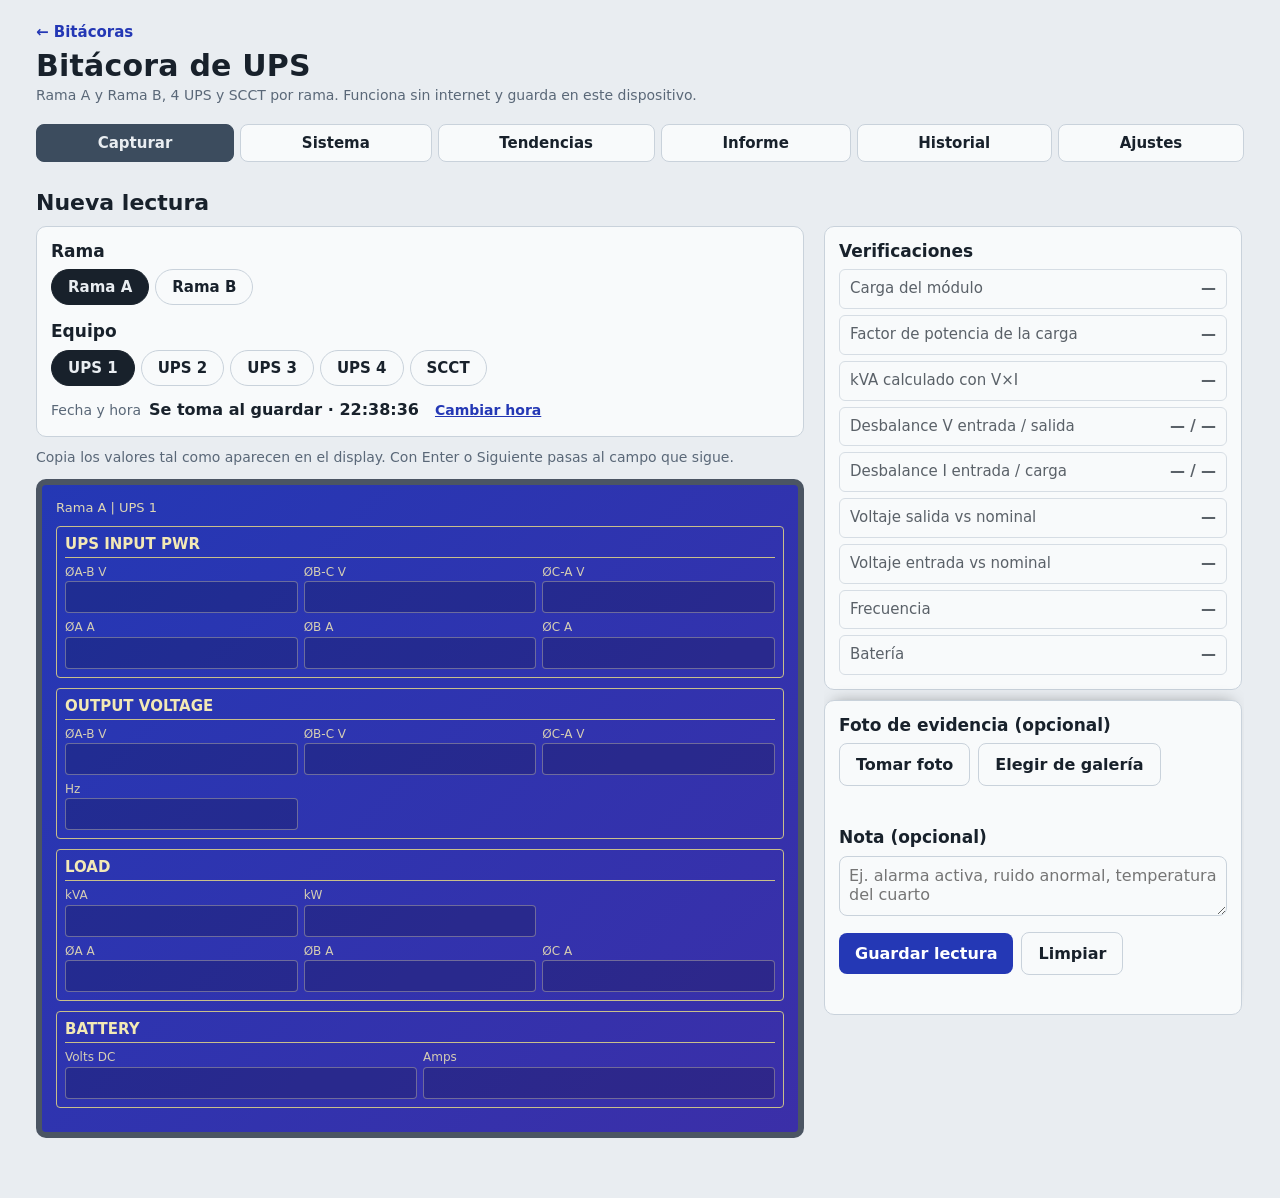
<file: ups.html>
<!doctype html>
<html lang="es">
<head>
<meta charset="utf-8">
<meta name="viewport" content="width=device-width, initial-scale=1, viewport-fit=cover">
<meta name="theme-color" content="#3c4c5e">
<title>Bitácora de UPS</title>
<link rel="manifest" href="manifest.webmanifest">
<link rel="icon" href="icons/icon-192.png">
<link rel="apple-touch-icon" href="icons/apple-touch-icon.png">
<link rel="stylesheet" href="comun.css">
</head>
<body>
<div class="wrap">
<header>
  <a href="index.html" class="homelink noprint">← Bitácoras</a>
  <h1>Bitácora de UPS</h1>
  <div class="sub">Rama A y Rama B, 4 UPS y SCCT por rama. Funciona sin internet y guarda en este dispositivo.</div>
</header>
<nav role="tablist">
  <button role="tab" data-tab="cap" aria-selected="true">Capturar</button>
  <button role="tab" data-tab="sis" aria-selected="false">Sistema</button>
  <button role="tab" data-tab="ten" aria-selected="false">Tendencias</button>
  <button role="tab" data-tab="inf" aria-selected="false">Informe</button>
  <button role="tab" data-tab="his" aria-selected="false">Historial</button>
  <button role="tab" data-tab="cfg" aria-selected="false">Ajustes</button>
</nav>
<div id="storeNote" class="note hidden"></div>
<div id="bakWarn" class="note hidden"></div>
<button type="button" id="syncBar" class="sync-bar noprint hidden"></button>

<section id="cap" class="on">
  <h2>Nueva lectura</h2>
  <!-- En PC: el display a la izquierda y verificaciones / foto / guardar a la derecha (ver .cap2 en comun.css) -->
  <div class="cap2"><div class="cap-izq">
  <div class="card">
    <h3 style="margin-top:0">Rama</h3>
    <div class="chips" id="ramaChips"></div>
    <h3>Equipo</h3>
    <div class="chips" id="eqChips"></div>
    <div class="row" style="margin-top:12px">
      <label for="ts" class="muted">Fecha y hora</label>
      <input type="datetime-local" id="ts">
    </div>
  </div>
  <div id="draftNote" class="note hidden"></div>
  <p class="muted">Copia los valores tal como aparecen en el display. Con Enter o Siguiente pasas al campo que sigue.</p>
  <div class="lcd" id="lcd"></div>
  </div><div class="cap-der">
  <div class="card">
    <h3 style="margin-top:0">Verificaciones</h3>
    <div class="checks" id="checks"></div>
  </div>
  <div class="card">
    <h3 style="margin-top:0">Foto de evidencia (opcional)</h3>
    <div class="row">
      <label class="btn sec filebtn">Tomar foto<input type="file" id="photoCam" accept="image/*" capture="environment"></label>
      <label class="btn sec filebtn">Elegir de galería<input type="file" id="photoGal" accept="image/*"></label>
    </div>
    <div class="status" id="photoStatus"></div>
    <img id="preview" class="thumb hidden" alt="Foto del display">
    <button class="linkbtn hidden" id="photoDel">Quitar foto</button>
    <h3>Nota (opcional)</h3>
    <textarea id="nota" placeholder="Ej. alarma activa, ruido anormal, temperatura del cuarto"></textarea>
    <div class="row" style="margin-top:10px">
      <button class="btn" id="saveBtn">Guardar lectura</button>
      <button class="btn sec" id="clearBtn">Limpiar</button>
    </div>
    <div class="status" id="saveStatus"></div>
  </div>
  </div></div>
</section>

<section id="sis">
  <h2>Estado del sistema</h2>
  <p class="muted">Usa la lectura más reciente de cada equipo. Si hay lectura del SCCT, la carga de la rama se toma de ahí.</p>
  <div class="ramas" id="ramas"></div>
  <h2>Si se pierde una rama</h2>
  <div class="card" id="cruce"></div>
  <h2>Crecimiento de la carga</h2>
  <div class="card" id="crec"></div>
</section>

<section id="ten">
  <h2>Tendencias</h2>
  <div class="row">
    <select id="tenRama" aria-label="Rama"></select>
    <select id="metric" aria-label="Variable a graficar"></select>
  </div>
  <div class="row per" id="tenPer" role="group" aria-label="Periodo">
    <button data-d="7">7 días</button><button data-d="30">30 días</button><button data-d="90">90 días</button><button data-d="0">Todo</button>
  </div>
  <div class="card"><div id="chartBox"></div><div class="legend" id="legend"></div>
    <div class="muted" id="tenNota" style="font-size:13px;margin-top:6px"></div></div>
  <div class="card tbl-wrap" id="tenResWrap"><table class="tbl" id="tenRes"></table></div>
</section>

<section id="inf">
  <h2 class="noprint">Informe rápido</h2>
  <div class="card noprint">
    <div class="cfg">
      <label for="repSitio">Sitio</label><input class="plain" id="repSitio" placeholder="Ej. Data center, sala eléctrica">
      <label for="repElab">Elaboró</label><input class="plain" id="repElab" placeholder="Nombre y puesto">
      <label for="repRevi">Revisó</label><input class="plain" id="repRevi" placeholder="Nombre y puesto">
      <label for="repDesde">Desde</label><input class="plain" type="date" id="repDesde">
      <label for="repHasta">Hasta</label><input class="plain" type="date" id="repHasta">
    </div>
    <div class="row" style="margin-top:8px;gap:6px" id="repRapido">
      <button class="btn sec" data-dias="1">Último día</button><button class="btn sec" data-dias="7">7 días</button><button class="btn sec" data-dias="30">30 días</button><button class="btn sec" data-dias="0">Sin fechas</button>
    </div>
    <div class="muted" style="margin-top:6px;font-size:13px">Un solo día: informe de esa ronda. Un intervalo agrega el comportamiento del periodo (gráfica de carga, máximos por equipo y hallazgos). Sin fechas: la última lectura de cada equipo.</div>
    <div class="row" style="margin-top:10px;gap:16px">
      <label><input type="checkbox" id="repFotos" checked> Incluir fotos</label>
      <label><input type="checkbox" id="repNotas" checked> Incluir notas</label>
      <label><input type="checkbox" id="repAnexo"> Anexo con los datos capturados</label>
    </div>
    <div class="row" style="margin-top:12px">
      <button class="btn" id="repGen">Generar informe</button>
    </div>
    <div class="row hidden" id="repAcc" style="margin-top:10px">
      <button class="btn sec" id="repPrint">Imprimir / PDF</button>
      <button class="btn sec" id="repHtml">Descargar HTML</button>
      <button class="btn sec" id="repShare">Compartir resumen</button>
      <button class="btn sec" id="repCopy">Copiar resumen</button>
    </div>
    <div class="status" id="repStatus"></div>
  </div>
  <div id="rep"></div>
</section>

<section id="his">
  <h2>Historial</h2>
  <div class="row">
    <select id="hisRama" aria-label="Filtrar por rama"></select>
    <select id="hisEq" aria-label="Filtrar por equipo"></select>
    <button class="btn sec" id="csvBtn">Exportar a Excel (CSV)</button>
  </div>
  <div class="card tbl-wrap"><table id="hisTbl"></table></div>
</section>

<section id="cfg">
  <h2>Parámetros</h2>
  <div class="card">
    <div class="cfg" id="cfgForm"></div>
    <div class="row" style="margin-top:12px"><button class="btn" id="cfgSave">Guardar parámetros</button></div>
    <div class="status" id="cfgStatus"></div>
  </div>
  <h2>Compartir con el equipo</h2>
  <div class="card" id="syncCard"></div>
  <h2>Respaldo</h2>
  <div class="card">
    <p class="muted" style="margin-top:0">Los datos viven solo en este navegador. Descarga un respaldo cada semana y guárdalo en tu PC o en Drive. Las fotos no se incluyen en el respaldo.</p>
    <div class="row">
      <button class="btn" id="bakBtn">Descargar respaldo</button>
      <label class="btn sec filebtn">Restaurar respaldo<input type="file" id="restore" accept=".json,application/json"></label>
      <label class="btn sec filebtn">Importar CSV<input type="file" id="csvIn" accept=".csv,text/csv"></label>
    </div>
    <div class="status" id="bakStatus"></div>
    <p class="muted" id="lastBak"></p>
    <p class="muted" id="usage"></p>
  </div>
</section>
</div>
<dialog id="dlg"><img id="dlgImg" alt="Foto de evidencia"><div class="row" style="justify-content:flex-end;margin-top:8px"><button class="btn sec" id="dlgClose">Cerrar</button></div></dialog>

<script src="comun.js"></script>
<script>
(() => {
const {$, esc, num, pct, fx, fdate, isoLocal, nowLocal, stamp, download, descargarCSV, estado} = Comun;
const RAMAS = ["A","B"];
/* Flotación por celda: 13.6 ± 0.1 V por batería de 12 V (6 celdas) a 25 °C, EnerSys DataSafe 12HX540-FR. */
const DEFAULTS = {kva:500, fp:0.9, modulos:4, celdas:240, vnom:480, limV:0.02, limI:0.10, limDev:0.05, limCarga:0.80,
  limDevIn:0.10, vCeldaMin:2.25, vCeldaMax:2.283, limBatA:0, sccKva:1663};
const CFG_FIELDS = [
  ["kva","Capacidad por módulo (kVA)",1],["fp","Factor de potencia nominal",0.01],["modulos","Módulos UPS por rama",1],
  ["celdas","Celdas de batería por módulo",1],["vnom","Voltaje nominal de salida (V)",1],["limV","Límite desbalance de voltaje (fracción)",0.005],
  ["limI","Límite desbalance de corriente (fracción)",0.01],["limDev","Límite desviación de salida por fase (fracción)",0.01],["limCarga","Carga máx. por módulo (fracción)",0.05],
  ["limDevIn","Límite desviación de entrada/bypass por fase (fracción)",0.01],["vCeldaMin","Flotación mínima por celda (V)",0.001],
  ["vCeldaMax","Flotación máxima por celda (V)",0.001],["limBatA","Corriente de batería tolerada (A, 0 = ninguna)",1],
  ["sccKva","Capacidad del SCCT (kVA, «RATED» del panel; 0 = sin límite)",1]
];
const FIELDS_UPS = [
  {g:"UPS INPUT PWR", k:"in", cols:3, f:[["vab","ØA-B V"],["vbc","ØB-C V"],["vca","ØC-A V"],["ia","ØA A"],["ib","ØB A"],["ic","ØC A"]]},
  {g:"OUTPUT VOLTAGE", k:"out", cols:3, f:[["vab","ØA-B V"],["vbc","ØB-C V"],["vca","ØC-A V"],["hz","Hz"]]},
  {g:"LOAD", k:"load", cols:3, f:[["kva","kVA"],["kw","kW"],["x",""],["ia","ØA A"],["ib","ØB A"],["ic","ØC A"]]},
  {g:"BATTERY", k:"bat", cols:2, f:[["v","Volts DC"],["a","Amps"]]}
];
const FIELDS_SCCT = [
  {g:"BYPASS INPUT", k:"byp", cols:3, f:[["vab","ØA-B V"],["vbc","ØB-C V"],["vca","ØC-A V"],["hz","Hz"]]},
  // el panel del SCCT muestra también la entrada de los UPS (solo voltajes)
  {g:"UPS INPUT PWR", k:"in", cols:3, f:[["vab","ØA-B V"],["vbc","ØB-C V"],["vca","ØC-A V"]]},
  {g:"SYSTEM OUTPUT", k:"out", cols:3, f:[["vab","ØA-B V"],["vbc","ØB-C V"],["vca","ØC-A V"],["hz","Hz"]]},
  {g:"SYSTEM LOAD", k:"load", cols:3, f:[["kva","kVA"],["kw","kW"],["x",""],["ia","ØA A"],["ib","ØB A"],["ic","ØC A"]]},
  {g:"MÓDULOS", k:"sys", cols:2, f:[["enlinea","UPS en línea"]]}
];
const COLORS = ["#3a56d4","#c2410c","#237a47","#8b5cf6","#0891b2","#a16207","#be185d","#4d7c0f"];

let P = {...DEFAULTS}, readings = [];
let selRama = "A", selEq = "UPS 1", draft = null;

let EQUIPOS = [];
const equipos = () => EQUIPOS;
const actualizarEquipos = () => { EQUIPOS = [...Array.from({length:P.modulos},(_,i)=>"UPS "+(i+1)), "SCCT"]; };
const isScct = eq => eq === "SCCT";
const fieldsFor = eq => isScct(eq) ? FIELDS_SCCT : FIELDS_UPS;

/* ================= almacenamiento ================= */
const LS = "bitacora-ups-standalone-v1", LSD = LS + "-borrador";
let lsOk = true, fpActualizado = false;
function migrate(r){
  if (!r) return r;
  const o = {...r};
  if (!o.rama) o.rama = "A";
  if (!o.equipo) o.equipo = o.ups ? "UPS "+o.ups : "UPS 1";
  if (!isScct(o.equipo) && !o.ups) o.ups = +o.equipo.replace(/\D/g,"") || 1;
  return o;
}
function load(){
  try{
    const o = JSON.parse(localStorage.getItem(LS) || "{}"), cfg = o.cfg || {};
    readings = (o.lecturas||[]).map(migrate); P = {...DEFAULTS, ...cfg};
    // configuración anterior a los límites de batería: tenía el FP de ejemplo (0.8); los UPS del sitio son de 0.9
    if (cfg.fp === 0.8 && cfg.vCeldaMin === undefined){ P.fp = 0.9; fpActualizado = true; }
  }
  catch{ lsOk = false; }
  cambioParametros(); sortR();
}
function persist(){ try{ localStorage.setItem(LS, JSON.stringify({lecturas:readings, cfg:P})); return true; }catch{ return false; } }
const sortR = () => readings.sort((a,b)=>b.ts.localeCompare(a.ts) || String(b.id).localeCompare(String(a.id)));

const fotos = Comun.fotosDB("bitacora-ups-fotos");

/* ================= cálculos ================= */
const avg = a => { const v = a.map(num); return v.every(x=>x!==null) ? v.reduce((s,x)=>s+x,0)/v.length : null; };
const unb = a => { const m = avg(a); if (m===null || m===0) return null; const v=a.map(num); return Math.max(Math.max(...v)-m, m-Math.min(...v))/m; };
const RT3 = Math.sqrt(3);
const kwMod = () => P.kva * P.fp;
/* Corriente nominal por fase de un módulo: 500 kVA a 480 V = 601 A. */
const iMod = () => P.kva * 1000 / (RT3 * P.vnom);
/* El SCCT tiene su propio límite: SCC-2000 «RATED 1663 KVA» = 2000 A por fase a 480 V. Toda la rama pasa por él. */
const sccKva = () => num(P.sccKva) > 0 ? P.sccKva : Infinity;
const iScc = () => sccKva() * 1000 / (RT3 * P.vnom);
/* Capacidad de n módulos en paralelo; con scc, detrás del SCCT (manda lo menor de los módulos y el SCCT). */
const capN = (n, scc) => ({kw:Math.min(kwMod()*n, scc ? sccKva() : Infinity), kva:Math.min(P.kva*n, scc ? sccKva() : Infinity), i:Math.min(iMod()*n, scc ? iScc() : Infinity)});
/* Fase más cargada de una lectura (o de una suma de fases). */
const iMaxDe = l => { const v = [l?.ia, l?.ib, l?.ic].map(num).filter(x => x !== null); return v.length ? Math.max(...v) : null; };
/* Carga relativa a n módulos: el mayor de kW (kVA × FP nominal), kVA y la fase más cargada contra la corriente nominal
   (el UPS y el interruptor estático se limitan por fase; el total en kVA esconde una fase más cargada). Con scc (la rama
   detrás del SCCT), la capacidad no pasa de la del SCCT. Devuelve también qué límite manda. */
function cargaDet(kw, kva, n, iMax = null, scc = true){
  if (!(n > 0) || num(kw) === null) return null;
  const c = capN(n, scc), xs = [["kW", kw/c.kw], ["kVA", num(kva)!==null ? kva/c.kva : null], ["fase", num(iMax)!==null ? iMax/c.i : null]].filter(x => x[1] !== null);
  const m = xs.reduce((a, b) => b[1] > a[1] ? b : a);
  const sccManda = scc && isFinite(sccKva()) && (P.kva*n > sccKva());
  return {p:m[1], por:m[0], scc:sccManda};
}
const cargaRel = (kw, kva, n, iMax = null, scc = true) => cargaDet(kw, kva, n, iMax, scc)?.p ?? null;
const modsNecesarios = (kw, kva, iMax = null) => Math.max(1, Math.ceil(kw/kwMod() - 1e-9), num(kva)!==null ? Math.ceil(kva/P.kva - 1e-9) : 1, num(iMax)!==null ? Math.ceil(iMax/iMod() - 1e-9) : 1);
/* La carga no cabe en el SCCT aunque haya módulos de sobra: no hay redundancia que valga. */
const excedeScc = (kw, kva, iMax) => kw > sccKva() || (num(kva)!==null && kva > sccKva()) || (num(iMax)!==null && iMax > iScc());
const limTxt = d => d ? (d.por === "fase" ? "por la fase más cargada" : `por ${d.por}`) + (d.scc ? ", límite del SCCT" : "") : "";
/* Mayor desviación por fase contra el nominal, con signo: un promedio correcto puede esconder una fase fuera. */
const devFases = (vs, vnom) => { let m = null; for (const v of vs.map(num)) if (v!==null){ const d = (v-vnom)/vnom; if (m===null || Math.abs(d)>Math.abs(m)) m = d; } return m; };
/* Las lecturas guardadas no cambian: su cálculo se reutiliza hasta que cambian los parámetros. */
let calcCache = new WeakMap();
const cambioParametros = () => { calcCache = new WeakMap(); actualizarEquipos(); };
function calc(r){
  let c = calcCache.get(r);
  if (!c){ c = calcularLectura(r); if (r.id) calcCache.set(r, c); }
  return c;
}
function calcularLectura(r){
  const sc = isScct(r.equipo);
  const i=r.in||{}, byp=r.byp||{}, o=r.out||{}, l=r.load||{}, b=r.bat||{}, s=r.sys||{};
  const vout=avg([o.vab,o.vbc,o.vca]), iout=avg([l.ia,l.ib,l.ic]);
  const kvaCalc = (vout!==null && iout!==null) ? Math.sqrt(3)*vout*iout/1000 : null;
  const enl = num(s.enlinea);
  const nMods = sc ? (enl ?? P.modulos) : 1, cap = capN(nMods, sc), iMx = iMaxDe(l);
  const pKw = num(l.kw)!==null && nMods>0 ? l.kw/cap.kw : null, pKva = num(l.kva)!==null && nMods>0 ? l.kva/cap.kva : null, pI = iMx!==null && nMods>0 ? iMx/cap.i : null;
  const pMax = Math.max(pKw ?? -1, pKva ?? -1, pI ?? -1);
  // SCCT: si falla un UPS, cómo quedan los demás (redundancia real contra el límite de operación)
  const p1 = sc && nMods > 1 && num(l.kw)!==null ? cargaRel(l.kw, l.kva, nMods - 1, iMx) : null;
  const c = {
    sc, enlinea: enl,
    fp: (num(l.kw)!==null && num(l.kva)) ? l.kw/l.kva : null,
    // % de carga: el mayor de kW, kVA y la fase más cargada contra la capacidad (un UPS, o los UPS en línea del SCCT
    // sin pasar de la capacidad del SCCT)
    pctKw: pMax < 0 ? null : pMax, pKw, pKva, pI, iMax: iMx, p1,
    limita: pMax === pI ? "fase" : pMax === pKva ? "kVA" : "kW", sccManda: sc && P.kva*nMods > sccKva(),
    devIn: sc ? devFases([byp.vab,byp.vbc,byp.vca], P.vnom) : devFases([i.vab,i.vbc,i.vca], P.vnom),
    devOut: devFases([o.vab,o.vbc,o.vca], P.vnom),
    unbVin: sc ? unb([byp.vab,byp.vbc,byp.vca]) : unb([i.vab,i.vbc,i.vca]),
    unbIin: sc ? null : unb([i.ia,i.ib,i.ic]),
    unbVout: unb([o.vab,o.vbc,o.vca]), unbIout: unb([l.ia,l.ib,l.ic]),
    // SCCT: entrada de los UPS (UPS INPUT PWR), aparte del bypass
    devUin: sc ? devFases([i.vab,i.vbc,i.vca], P.vnom) : null, unbVuin: sc ? unb([i.vab,i.vbc,i.vca]) : null,
    vout, dev: vout!==null ? (vout-P.vnom)/P.vnom : null,
    kvaCalc, kvaDiff: (kvaCalc!==null && num(l.kva)) ? (kvaCalc-l.kva)/l.kva : null,
    vCell: (!sc && num(b.v)!==null) ? b.v/P.celdas : null, batA: sc ? null : num(b.a), hz: num(o.hz), hzByp: sc ? num(byp.hz) : null
  };
  c.flags = []; c.det = [];
  const flag = (n, d) => { c.flags.push(n); c.det.push(d ? `${n} (${d})` : n); };
  if (c.pctKw!==null && c.pctKw>P.limCarga) flag("Carga alta", `${pct(c.pctKw)} ${c.limita === "fase" ? "por la fase más cargada" : "por " + c.limita}${c.sccManda ? ", contra el límite del SCCT" : ""}`);
  if (sc && num(l.kw)!==null && excedeScc(l.kw, l.kva, iMx)) flag("Carga arriba de la capacidad del SCCT", `${fx(l.kva,0)} kVA de ${fx(sccKva(),0)} kVA`);
  else if (p1!==null && p1>1) flag("Sin redundancia", `si falla 1 UPS, los ${nMods-1} restantes quedarían al ${pct(p1)}`);
  else if (p1!==null && p1>P.limCarga) flag("Redundancia al límite", `si falla 1 UPS, los ${nMods-1} restantes quedarían al ${pct(p1)} (límite ${pct(P.limCarga,0)})`);
  if ((c.unbVin??0)>P.limV || (c.unbVuin??0)>P.limV || (c.unbVout??0)>P.limV) flag("Desbalance de voltaje", `${sc?"bypass":"entrada"} ${pct(c.unbVin,2)}${sc && c.unbVuin!==null ? `, entrada UPS ${pct(c.unbVuin,2)}` : ""}, salida ${pct(c.unbVout,2)}`);
  if ((c.unbIin??0)>P.limI || (c.unbIout??0)>P.limI) flag("Desbalance de corriente", sc ? `carga ${pct(c.unbIout)}` : `entrada ${pct(c.unbIin)}, carga ${pct(c.unbIout)}`);
  if (c.devOut!==null && Math.abs(c.devOut)>P.limDev) flag("Voltaje de salida fuera de rango", `una fase a ${(c.devOut>0?"+":"")+pct(c.devOut,1)} del nominal`);
  if (c.devIn!==null && Math.abs(c.devIn)>P.limDevIn) flag(`Voltaje de ${sc?"bypass":"entrada"} fuera de rango`, `una fase a ${(c.devIn>0?"+":"")+pct(c.devIn,1)} del nominal`);
  if (c.devUin!==null && Math.abs(c.devUin)>P.limDevIn) flag("Voltaje de entrada UPS fuera de rango", `una fase a ${(c.devUin>0?"+":"")+pct(c.devUin,1)} del nominal`);
  if (c.vCell!==null && (c.vCell<P.vCeldaMin || c.vCell>P.vCeldaMax)) flag(c.vCell<P.vCeldaMin ? "Batería bajo flotación" : "Batería sobre flotación", `${fx(c.vCell,3)} V/celda; rango ${fx(P.vCeldaMin,3)}–${fx(P.vCeldaMax,3)}`);
  if (c.hz!==null && Math.abs(c.hz-60)>0.5) flag("Frecuencia fuera de rango", `${fx(c.hz)} Hz`);
  if (c.hzByp!==null && Math.abs(c.hzByp-60)>0.5) flag("Frecuencia de bypass fuera de rango", `${fx(c.hzByp)} Hz`);
  if (c.batA!==null && Math.abs(c.batA)>P.limBatA) flag("Batería con corriente", `${c.batA} A`);
  if (c.kvaDiff!==null && Math.abs(c.kvaDiff)>0.10) flag("kVA no cuadra con V×I", `${fx(c.kvaCalc)} vs ${fx(l.kva,0)} kVA`);
  if (sc && enl!==null && enl<P.modulos) flag(`Solo ${enl} de ${P.modulos} UPS en línea`);
  c.ok = c.flags.length===0;
  return c;
}
const confTxt = (red) => red<0 ? "Sobrecarga" : red===0 ? "N" : "N+"+red;

/* ================= pestañas ================= */
/* El día del informe arranca en el de la lectura más reciente; si la persona lo cambia, se respeta. */
function prepInforme(){
  if ($("#repDesde").dataset.elegido || !readings.length) return;
  $("#repDesde").value = $("#repHasta").value = diaDe(readings[0].ts);
}
const tabs = Comun.pestanas({sis:renderSys, ten:renderChart, inf:prepInforme, his:renderHis, cfg:renderUsage});

/* ================= captura ================= */
function chip(txt, pressed, fn){ const b=document.createElement("button"); b.className="chip"; b.textContent=txt; b.setAttribute("aria-pressed", pressed); b.onclick=fn; return b; }
function renderChips(){
  if (!equipos().includes(selEq)) selEq = "UPS 1";
  $("#ramaChips").replaceChildren(...RAMAS.map(r => chip("Rama "+r, r===selRama, ()=>{ selRama=r; renderChips(); renderLcdMeta(); saveDraft(); })));
  $("#eqChips").replaceChildren(...equipos().map(e => chip(e, e===selEq, ()=>{
    const cambiaTipo = isScct(e)!==isScct(selEq); selEq=e;
    if (cambiaTipo) newDraft();
    renderChips(); renderLcd(); saveDraft();
  })));
}
function newDraft(){ draft = {in:{}, byp:{}, out:{}, load:{}, bat:{}, sys:{}}; }
const renderLcdMeta = () => { const m = $("#lcd .meta"); if (m) m.textContent = `Rama ${selRama} | ${selEq}`; };
function renderLcd(){
  let h = `<div class="meta">Rama ${selRama} | ${esc(selEq)}</div>`;
  for (const grp of fieldsFor(selEq)){
    h += `<div class="grp"><h4>${grp.g}</h4><div class="g${grp.cols}">`;
    for (const [k,lab] of grp.f){
      if (k==="x"){ h += "<div></div>"; continue; }
      const v = draft[grp.k][k];
      h += `<div><label for="f-${grp.k}-${k}">${lab}</label><input id="f-${grp.k}-${k}" type="number" step="any" inputmode="decimal" enterkeyhint="next" data-g="${grp.k}" data-k="${k}" value="${v??""}"></div>`;
    }
    h += `</div></div>`;
  }
  $("#lcd").innerHTML = h;
  renderChecks();
}
/* Eventos del display delegados en el contenedor: no se reasignan en cada redibujado. */
$("#lcd").addEventListener("input", e => {
  const inp = e.target; if (!inp.dataset.g) return;
  draft[inp.dataset.g][inp.dataset.k] = num(inp.value); renderChecks(); saveDraft();
});
$("#lcd").addEventListener("keydown", e => {
  if (e.key!=="Enter" || !e.target.dataset.g) return;
  e.preventDefault();
  const inputs = [...$("#lcd").querySelectorAll("input")];
  (inputs[inputs.indexOf(e.target)+1] || $("#nota")).focus();
});
function renderChecks(){
  const c = calc({...draft, equipo:selEq});
  const rows = [
    [c.sc ? "Carga de la rama (vs UPS en línea y SCCT)" : "Carga del módulo", c.pctKw===null?"—":`${pct(c.pctKw)} (${c.limita === "fase" ? "por la fase más cargada" : "por " + c.limita}${c.sccManda ? ", límite del SCCT" : ""})`, c.pctKw===null?null:c.pctKw<=P.limCarga],
    ...(c.sc ? [["Si falla 1 UPS", c.p1===null?"—":`los demás quedarían al ${pct(c.p1)}`, c.p1===null?null:c.p1<=P.limCarga]] : []),
    ["Factor de potencia de la carga", fx(c.fp,2), c.fp===null?null:true],
    ["kVA calculado con V×I", c.kvaCalc===null?"—":`${fx(c.kvaCalc)} kVA (${c.kvaDiff===null?"—":(c.kvaDiff>0?"+":"")+pct(c.kvaDiff)} vs display)`, c.kvaDiff===null?null:Math.abs(c.kvaDiff)<=0.10],
    [c.sc ? "Desbalance V bypass / salida" : "Desbalance V entrada / salida", `${pct(c.unbVin,2)} / ${pct(c.unbVout,2)}`, (c.unbVin===null&&c.unbVout===null)?null:((c.unbVin??0)<=P.limV && (c.unbVout??0)<=P.limV)],
    [c.sc ? "Desbalance I de carga" : "Desbalance I entrada / carga", c.sc ? pct(c.unbIout) : `${pct(c.unbIin)} / ${pct(c.unbIout)}`, (c.unbIin===null&&c.unbIout===null)?null:((c.unbIin??0)<=P.limI && (c.unbIout??0)<=P.limI)],
    ["Voltaje salida vs nominal", c.devOut===null?"—":`prom. ${fx(c.vout)} V; peor fase ${(c.devOut>0?"+":"")+pct(c.devOut,1)}`, c.devOut===null?null:Math.abs(c.devOut)<=P.limDev],
    [c.sc ? "Voltaje bypass vs nominal" : "Voltaje entrada vs nominal", c.devIn===null?"—":`peor fase ${(c.devIn>0?"+":"")+pct(c.devIn,1)}`, c.devIn===null?null:Math.abs(c.devIn)<=P.limDevIn],
    ...(c.sc ? [["Voltaje entrada UPS vs nominal", c.devUin===null?"—":`peor fase ${(c.devUin>0?"+":"")+pct(c.devUin,1)}; desbalance ${pct(c.unbVuin,2)}`, c.devUin===null?null:Math.abs(c.devUin)<=P.limDevIn && (c.unbVuin??0)<=P.limV]] : []),
    ["Frecuencia", c.hz===null?"—":fx(c.hz)+" Hz", c.hz===null?null:Math.abs(c.hz-60)<=0.5],
    ...(c.sc ? [["Frecuencia del bypass", c.hzByp===null?"—":fx(c.hzByp)+" Hz", c.hzByp===null?null:Math.abs(c.hzByp-60)<=0.5]] : []),
    c.sc ? ["UPS en línea", c.enlinea===null?"—":`${c.enlinea} de ${P.modulos}`, c.enlinea===null?null:c.enlinea>=P.modulos]
         : ["Batería", c.vCell===null&&c.batA===null?"—":`${fx(c.vCell,3)} V/celda, ${(c.batA??"—")} A`,
            c.vCell===null&&c.batA===null ? null : (c.vCell===null || (c.vCell>=P.vCeldaMin && c.vCell<=P.vCeldaMax)) && (c.batA===null || Math.abs(c.batA)<=P.limBatA)]
  ];
  $("#checks").innerHTML = rows.map(([a,b,ok]) => `<div class="chk ${ok===null?"na":ok?"ok":"bad"}"><span>${a}</span><b>${b}</b></div>`).join("");
}

/* Borrador: se guarda en cada cambio para sobrevivir si el navegador recarga la página al volver de la cámara */
function saveDraft(){
  try{ localStorage.setItem(LSD, JSON.stringify({rama:selRama, equipo:selEq, draft, nota:$("#nota").value, tsMan:hora.valor(), foto:!!foto.blob})); }catch{}
}
async function loadDraft(){
  try{
    const d = JSON.parse(localStorage.getItem(LSD) || "null"); if (!d) return false;
    selRama = RAMAS.includes(d.rama) ? d.rama : "A"; selEq = d.equipo || "UPS 1";
    draft = {in:{}, byp:{}, out:{}, load:{}, bat:{}, sys:{}, ...(d.draft||{})};
    $("#nota").value = d.nota || ""; hora.poner(d.tsMan || "");   // borradores viejos (con "ts") vuelven a hora automática
    const hayDatos = Object.values(draft).some(g => Object.values(g||{}).some(v => v!==null && v!==undefined));
    if (d.foto) await foto.restore();
    if (hayDatos || d.foto) Comun.avisoBorrador();
    return true;
  }catch{ return false; }
}
$("#nota").oninput = saveDraft;
const hora = Comun.horaCaptura(() => saveDraft());

/* ================= fotos ================= */
const foto = Comun.capturaFoto({fotos, maxLado:1280, calidad:0.72, onChange:saveDraft,
  heic:"Formato HEIC no compatible. En la cámara del teléfono cambia el formato a JPG o elige otra foto."});

function clearForm(){
  newDraft(); $("#nota").value=""; hora.reiniciar(); foto.clear(); renderLcd();
  try{ localStorage.removeItem(LSD); }catch{}
}
$("#clearBtn").onclick = () => { clearForm(); $("#saveStatus").textContent=""; };
function siguiente(){
  const eqs = equipos(); const i = eqs.indexOf(selEq);
  if (i < eqs.length-1) return [selRama, eqs[i+1]];
  const ri = RAMAS.indexOf(selRama);
  return ri < RAMAS.length-1 ? [RAMAS[ri+1], eqs[0]] : [selRama, selEq];
}
/* Valores que casi seguro son errores de dedo (no límites de operación): se avisan antes de guardar. */
function revisarCaptura(d, eq){
  const sc = isScct(eq), out = [], fase = {vab:"A-B", vbc:"B-C", vca:"C-A"};
  for (const [g, n] of sc ? [["byp","bypass"],["in","entrada UPS"],["out","salida"]] : [["in","entrada"],["out","salida"]])
    for (const k of ["vab","vbc","vca"]){ const v = num(d[g]?.[k]); if (v!==null && (v < P.vnom*0.5 || v > P.vnom*1.5)) out.push(`Voltaje de ${n} ${fase[k]}: ${v} V (nominal ${P.vnom} V)`); }
  const kw = num(d.load?.kw), kva = num(d.load?.kva);
  if (kw!==null && kva!==null && kw > kva*1.02) out.push(`kW (${kw}) mayor que kVA (${kva}): el factor de potencia no puede pasar de 1`);
  const hz = num(d.out?.hz); if (hz!==null && (hz < 55 || hz > 65)) out.push(`Frecuencia de ${hz} Hz`);
  const hzB = num(d.byp?.hz); if (sc && hzB!==null && (hzB < 55 || hzB > 65)) out.push(`Frecuencia del bypass de ${hzB} Hz`);
  const bv = num(d.bat?.v); if (!sc && bv!==null && (bv/P.celdas < 1.75 || bv/P.celdas > 2.6)) out.push(`Voltaje de batería ${bv} V (${fx(bv/P.celdas,2)} V/celda con ${P.celdas} celdas)`);
  const enl = num(d.sys?.enlinea); if (sc && enl!==null && (enl < 0 || enl > P.modulos || enl % 1)) out.push(`UPS en línea: ${enl} (hay ${P.modulos} por rama)`);
  const c = calc({...d, equipo:eq}); if (c.kvaDiff!==null && Math.abs(c.kvaDiff) > 0.3) out.push(`kVA del display (${kva}) muy distinto de V×I (${fx(c.kvaCalc,0)} kVA): revisa voltajes, corrientes o kVA`);
  return out;
}
$("#saveBtn").onclick = async () => {
  const st = $("#saveStatus"); estado(st, "");
  if (foto.pending){ st.textContent = "Esperando a que termine la foto…"; await foto.pending; }
  if (num(draft.load.kw)===null || num(draft.load.kva)===null){ estado(st, "Faltan kVA y kW de carga: son necesarios para el cálculo del sistema.", true); return; }
  const dudas = revisarCaptura(draft, selEq);
  if (dudas.length && !confirm(`Revisa estos valores, parecen errores de captura:\n\n• ${dudas.join("\n• ")}\n\n¿Guardar de todos modos?`)) return;
  const h = hora.leer(); if (!h) return;
  $("#saveBtn").disabled = true;
  const id = Comun.nuevoId("l");
  const sc = isScct(selEq);
  const r = {id, rama:selRama, equipo:selEq, ups: sc ? null : +selEq.replace(/\D/g,""), ts:h.ts, guardado:h.guardado, ...(h.manual ? {tsManual:true} : {}),
    in: sc ? {vab:draft.in.vab ?? null, vbc:draft.in.vbc ?? null, vca:draft.in.vca ?? null} : {...draft.in}, byp: sc ? {...draft.byp} : {}, out:{...draft.out}, load:{...draft.load},
    bat: sc ? {} : {...draft.bat}, sys: sc ? {...draft.sys} : {}, nota:$("#nota").value.trim(), foto:false, autor:sync.autor()};
  const gf = await foto.guardar(id); r.foto = gf.ok;
  readings.push(r); sortR();
  if (!persist()){
    readings = readings.filter(x=>x.id!==r.id); if (r.foto) fotos.del(r.id);
    estado(st, "No se pudo guardar: el almacenamiento del navegador está lleno o bloqueado. Descarga un respaldo desde Ajustes.", true);
    $("#saveBtn").disabled = false; return;
  }
  estado(st, `Rama ${r.rama} ${r.equipo} guardado${gf.msg}.`, gf.msg.startsWith("."));
  sync.sincronizar();
  const [nr, ne] = siguiente();
  const fin = (nr===selRama && ne===selEq);
  selRama = nr; selEq = ne; clearForm(); renderAll();
  if (fin) bak.ronda(st);
  $("#saveBtn").disabled = false;
  window.scrollTo({top:0, behavior:"smooth"});
};

/* ================= sistema ================= */
/* Día local (AAAA-MM-DD) de una lectura, para filtrar el informe por fecha. */
const diaDe = ts => isoLocal(new Date(ts)).slice(0,10);
const fDia = dia => new Date(dia+"T12:00").toLocaleDateString("es-MX", {day:"2-digit", month:"2-digit", year:"2-digit"});
/* Filtro por intervalo de días AAAA-MM-DD, extremos incluidos; un extremo vacío no limita. */
const enRango = (desde, hasta) => r => { const d = diaDe(r.ts); return (!desde || d>=desde) && (!hasta || d<=hasta); };
function ultimos(rama, filtro){
  const m = {}, eqs = new Set(equipos());
  for (const r of readings){ if (r.rama===rama && !m[r.equipo] && eqs.has(r.equipo) && (!filtro || filtro(r))) m[r.equipo]=r; }
  return m;
}
function estadoRama(rama, filtro){
  const L = ultimos(rama, filtro);
  const ups = equipos().filter(e=>!isScct(e) && L[e]);
  const sumKw = ups.reduce((s,e)=>s+(num(L[e].load?.kw)||0),0);
  const sumKva = ups.reduce((s,e)=>s+(num(L[e].load?.kva)||0),0);
  const sc = L["SCCT"];
  const scKw = sc ? num(sc.load?.kw) : null, scKva = sc ? num(sc.load?.kva) : null;
  const enl = sc && num(sc.sys?.enlinea)!==null ? num(sc.sys.enlinea) : P.modulos;
  const kw = scKw ?? (ups.length ? sumKw : null), kva = scKva ?? (ups.length ? sumKva : null);
  const fuente = scKw!==null ? "SCCT" : "suma de módulos";
  // fase más cargada de la rama: la del SCCT o, sin él, la mayor de las sumas por fase de los módulos
  const sumFase = f => ups.reduce((t, e) => t + (num(L[e].load?.[f]) || 0), 0);
  const iMax = sc && iMaxDe(sc.load)!==null ? iMaxDe(sc.load) : (ups.length ? Math.max(sumFase("ia"), sumFase("ib"), sumFase("ic")) || null : null);
  const sobreScc = kw!==null && excedeScc(kw, kva, iMax);
  const N = kw!==null ? modsNecesarios(kw, kva, iMax) : null;
  const det = kw!==null ? cargaDet(kw, kva, enl, iMax) : null, p1 = kw!==null && enl > 1 ? cargaRel(kw, kva, enl - 1, iMax) : null;
  const pScc = kw!==null && isFinite(sccKva()) ? Math.max(num(kva) ?? kw, kw) / sccKva() : null;
  const warns = [], alertas = [];
  // redundancia real: si falla un UPS, los demás no deben pasar del límite de operación
  if (sobreScc) alertas.push({est:"bad", t:`La carga (${fx(kva ?? kw,0)} kVA) supera la capacidad del SCCT (${fx(sccKva(),0)} kVA)`});
  else if (p1!==null && p1>1) alertas.push({est:"bad", t:`Sin redundancia: si falla 1 UPS, los ${enl-1} restantes quedarían al ${pct(p1)}`});
  else if (p1!==null && p1>P.limCarga) alertas.push({est:"warn", t:`Redundancia al límite: si falla 1 UPS, los ${enl-1} restantes quedarían al ${pct(p1)} (límite ${pct(P.limCarga,0)})`});
  const faltan = P.modulos - ups.length;
  if (!sc) warns.push("Sin lectura del SCCT: la carga se toma de la suma de módulos.");
  if (faltan>0) warns.push(`Faltan lecturas de ${faltan} UPS.`);
  if (scKw!==null && ups.length===P.modulos && scKw>0 && Math.abs(sumKw-scKw)/scKw>0.10) warns.push(`La suma de módulos (${Math.round(sumKw)} kW) difiere más de 10 % del SCCT (${Math.round(scKw)} kW).`);
  if (enl<P.modulos) warns.push(`Solo ${enl} de ${P.modulos} UPS en línea según el SCCT.`);
  const fechas = Object.values(L).map(r=>+new Date(r.ts));
  const rango = fechas.length>1 ? Math.max(...fechas)-Math.min(...fechas) : 0;
  if (rango>86400000) warns.push(`Las lecturas usadas tienen hasta ${Math.round(rango/86400000)} día(s) de diferencia.`);
  return {rama, L, ups, kw, kva, iMax, sumKw, fuente, enl, N, red: N===null ? null : sobreScc ? -1 : enl-N, det, p1, pScc, sobreScc, warns, alertas, hay: Object.keys(L).length>0};
}
/* Escenario de pérdida de una rama: toda la carga pasa a la rama que queda. */
function escenario(queda, tot, totKva, totI = null){
  const c = capN(queda.enl, true), N = modsNecesarios(tot, totKva, totI), sobre = excedeScc(tot, totKva, totI);
  const red = sobre ? -1 : queda.enl - N, d = cargaDet(tot, totKva, queda.enl, totI);
  return {rama:queda.rama, cap:c.kw, capKva:c.kva, red, p:d?.p ?? null, det:d, sobre, ok: red>=0 && d && d.p<=P.limCarga};
}
const kvaTotal = (A, B) => num(A.kva)!==null && num(B.kva)!==null ? A.kva + B.kva : null;
/* Corriente total si una rama toma la carga de las dos: la suma de sus fases más cargadas (conservador). */
const iTotal = (A, B) => num(A.iMax)!==null && num(B.iMax)!==null ? A.iMax + B.iMax : null;
/* ================= crecimiento de la carga =================
   kW de cada rama por día (SCCT o suma de módulos, con la última lectura de cada equipo de ese día) en el último año.
   Pendiente de Theil-Sen: la mediana de las pendientes entre cada par de días, así un día raro no la mueve. Se proyecta en
   línea recta suponiendo que kVA y corrientes crecen en la misma proporción que los kW y con todos los módulos en línea.
   Es una estimación para planear capacidad: no cambia ningún estado. */
const DIA = 86400000, CREC = {minDias:6, minSpan:30, ventana:365, estable:0.003, horizonte:5*365};
const mesesTxt = d => d < 45 ? "menos de 2 meses" : d > CREC.horizonte ? "más de 5 años" : d < 365 ? `~${Math.round(d / 30.4)} meses` : `~${fx(d / 365.25, 1)} años`;
const fechaEn = d => new Date(Date.now() + d * DIA).toLocaleDateString("es-MX", {month:"short", year:"numeric"});
const medArr = a => { const b = a.filter(x => x!==null && isFinite(x)).sort((x, y) => x - y); if (!b.length) return null; const m = b.length >> 1; return b.length % 2 ? b[m] : (b[m-1] + b[m]) / 2; };
function serieRama(rama, hasta){
  const lim = hasta - CREC.ventana * DIA, dias = [...new Set(readings.filter(r => r.rama===rama && +new Date(r.ts) <= hasta && +new Date(r.ts) >= lim).map(r => diaDe(r.ts)))].sort();
  return dias.map(d => { const e = estadoRama(rama, x => diaDe(x.ts)===d); return {t:+new Date(d + "T12:00"), kw:e.kw, kva:e.kva, i:e.iMax}; }).filter(x => x.kw!==null && x.kw > 0);
}
function tendenciaKw(pts, hasta){
  const span = pts.length ? (pts[pts.length-1].t - pts[0].t) / DIA : 0;
  if (pts.length < CREC.minDias || span < CREC.minSpan) return {tipo:"insuf", n:pts.length, span:Math.round(span)};
  const paso = Math.ceil(pts.length / 60), Q = pts.filter((x, k) => k % paso === 0 || k === pts.length - 1), sl = [];
  for (let a = 0; a < Q.length; a++) for (let b = a + 1; b < Q.length; b++){ const dt = (Q[b].t - Q[a].t) / DIA; if (dt >= 3) sl.push((Q[b].kw - Q[a].kw) / dt); }
  if (!sl.length) return {tipo:"insuf", n:pts.length, span:Math.round(span)};
  const s = medArr(sl), c = medArr(Q.map(x => x.kw - s * (x.t - hasta) / DIA));
  const disp = medArr(Q.map(x => Math.abs(x.kw - (c + s * (x.t - hasta) / DIA)))) / c, pctMes = s * 30 / c;
  // cómo escalan kVA y la fase más cargada con los kW: mediana de los últimos días
  const ult = pts.slice(-8), rKva = medArr(ult.map(x => num(x.kva)!==null ? x.kva / x.kw : null)), rI = medArr(ult.map(x => num(x.i)!==null ? x.i / x.kw : null));
  return {tipo: Math.abs(pctMes) < CREC.estable ? "estable" : s > 0 ? "sube" : "baja", n:pts.length, span:Math.round(span), s, c, pctMes, rKva, rI,
    conf: pts.length >= 20 && span >= 120 && disp <= 0.05 ? "alta" : "media"};
}
/* Días hasta que la carga, al ritmo actual, multiplique la de hoy por g (0 si ya pasó; null si no sube). */
const diasA = (t, g) => g == null || !isFinite(g) ? null : g <= 1 ? 0 : t.s > 0 ? (g - 1) * t.c / t.s : null;
const cargaEsc = (t, n) => cargaRel(t.c, t.rKva!=null ? t.c * t.rKva : null, n, t.rI!=null ? t.c * t.rI : null);
function crecimiento(hasta = Date.now()){
  const R = RAMAS.map(rama => {
    const t = tendenciaKw(serieRama(rama, hasta), hasta);
    if (t.tipo === "insuf") return {rama, ...t};
    const pTodos = cargaEsc(t, P.modulos), pMenos1 = P.modulos > 1 ? cargaEsc(t, P.modulos - 1) : null;
    return {rama, ...t, pTodos, pMenos1, d80:diasA(t, P.limCarga / pTodos), dRedLim:pMenos1 ? diasA(t, P.limCarga / pMenos1) : null, dRed:pMenos1 ? diasA(t, 1 / pMenos1) : null};
  });
  // si se pierde una rama: la que queda toma la suma de las dos
  let esc = null;
  if (R.every(r => r.tipo !== "insuf")){
    const tot = {c:R[0].c + R[1].c, s:R[0].s + R[1].s}, kvaT = R.every(r => r.rKva!=null) ? R[0].c*R[0].rKva + R[1].c*R[1].rKva : null, iT = R.every(r => r.rI!=null) ? R[0].c*R[0].rI + R[1].c*R[1].rI : null;
    const p = cargaRel(tot.c, kvaT, P.modulos, iT);
    esc = {p, c:tot.c, s:tot.s, pctMes:tot.s * 30 / tot.c, dLim:diasA(tot, P.limCarga / p), dTope:diasA(tot, 1 / p)};
  }
  return {R, esc};
}
/* Texto de una proyección: «hoy», «hacia mar 2028 (~2.3 años)» o «más de 5 años». */
const cuandoTxt = d => d == null ? "no se alcanza al ritmo actual" : d === 0 ? "<b>ya hoy</b>" : d > CREC.horizonte ? "en más de 5 años" : `hacia <b>${fechaEn(d)}</b> (${mesesTxt(d)})`;
function crecTxt(r){
  if (r.tipo === "insuf") return `<b>Rama ${r.rama}:</b> pocos datos para estimar el crecimiento (${r.n} día(s) con lecturas en ${r.span} días; se necesitan 6 días en 30).`;
  const base = `<b>Rama ${r.rama}:</b> ${fx(r.c,0)} kW hoy (ajustado), ${r.s >= 0 ? "+" : ""}${fx(r.s*30,1)} kW/mes (${r.pctMes >= 0 ? "+" : ""}${pct(r.pctMes,1)}/mes). <span class="muted">Confianza ${r.conf}: ${r.n} días con lecturas en ${Math.round(r.span/30.4) || "menos de 1"} mes(es).</span>`;
  if (r.tipo !== "sube") return `${base} Carga ${r.tipo === "estable" ? "estable" : "a la baja"}: no se espera llegar a los límites.`;
  return `${base}<br>Al ritmo actual, con los ${P.modulos} UPS: ${pct(P.limCarga,0)} de la capacidad ${cuandoTxt(r.d80)}. Si falla 1 UPS, los demás pasarían del ${pct(P.limCarga,0)} ${cuandoTxt(r.dRedLim)} y se perdería la redundancia (más de 100 %) ${cuandoTxt(r.dRed)}.`;
}
function escTxt(x){
  if (!x) return "";
  if (x.s <= 0 || Math.abs(x.pctMes) < CREC.estable) return `<b>Si se pierde una rama:</b> la otra tomaría ${fx(x.c,0)} kW (${pct(x.p)} de su capacidad); la carga total no crece.`;
  return `<b>Si se pierde una rama:</b> la otra tomaría ${fx(x.c,0)} kW (${pct(x.p)} de su capacidad hoy). Al ritmo actual pasaría del ${pct(P.limCarga,0)} ${cuandoTxt(x.dLim)} y ya no podría con toda la carga ${cuandoTxt(x.dTope)}.`;
}
function renderCrec(){
  const box = $("#crec"); if (!box) return;
  const C = crecimiento();
  box.innerHTML = `<ul style="margin:0;padding-left:18px">${C.R.map(r => `<li style="margin:6px 0">${crecTxt(r)}</li>`).join("")}${C.esc ? `<li style="margin:6px 0">${escTxt(C.esc)}</li>` : ""}</ul>
    <p class="muted" style="margin:8px 0 0;font-size:13px">kW de cada rama por día en el último año (SCCT o suma de módulos). Pendiente de Theil-Sen (mediana de las pendientes entre pares de días: un día raro no la mueve), proyectada en línea recta; supone que kVA y corrientes crecen en la misma proporción y que todos los UPS están en línea. Es una estimación para planear capacidad.</p>`;
}
function renderSys(){
  const E = RAMAS.map(r => estadoRama(r));
  renderCrec();
  $("#ramas").innerHTML = E.map(e => {
    const lf = k => { if (e.kw===null || e.enl-k<=0) return "—"; const p = cargaRel(e.kw, e.kva, e.enl-k, e.iMax); return `<span style="color:${p>1 ? "var(--bad)" : p>P.limCarga ? "var(--warn,#8a5a00)" : "inherit"};font-weight:${p>P.limCarga ? 700 : 400}">${pct(p)}</span>`; };
    const cap = capN(e.enl, true);
    let u = "";
    for (const eq of equipos()){
      const r = e.L[eq];
      if (!r){ u += `<div class="unit"><div class="n">${eq}</div><div class="muted">Sin lectura</div></div>`; continue; }
      const c = calc(r);
      u += `<div class="unit"><div class="row" style="justify-content:space-between"><span class="n">${eq}</span><span class="pill ${c.ok?"ok":"bad"}">${c.ok?"OK":"Revisar"}</span></div>
        <div>${fx(r.load?.kw,0)} kW, ${pct(c.pctKw)}</div><div class="muted">${fdate(r.ts)}${Comun.marcaHora(r)}</div>${c.ok?"":`<div class="muted">${esc(c.flags.join(", "))}</div>`}</div>`;
    }
    return `<div class="rama"><h3>Rama ${e.rama}</h3>
      <div class="row" style="justify-content:space-between;align-items:flex-end">
        <div><div class="muted">Configuración</div><div class="big">${e.kw===null?"—":confTxt(e.red)}</div></div>
        <div style="text-align:right"><div class="muted">Carga (${e.fuente})</div><div class="big">${e.kw===null?"—":Math.round(e.kw)+" kW"}</div></div>
      </div>
      ${e.alertas.length?`<div class="note ${e.alertas.some(a => a.est==="bad") ? "bad" : ""}" style="border-color:${e.alertas.some(a => a.est==="bad") ? "var(--bad)" : "var(--warn,#8a5a00)"}">${e.alertas.map(a => `<b>${a.est==="bad" ? "✕" : "!"}</b> ${esc(a.t)}`).join("<br>")}</div>`:""}
      ${e.warns.length?`<div class="note">${e.warns.map(esc).join("<br>")}</div>`:""}
      <div class="kv" style="margin-top:8px">
        <span>UPS en línea</span><span>${e.enl} de ${P.modulos}</span>
        <span>Capacidad en línea</span><span>${fx(cap.kw,0)} kW / ${fx(cap.kva,0)} kVA / ${fx(cap.i,0)} A por fase${P.kva*e.enl > sccKva() ? ` <span class="muted">(la limita el SCCT de ${fx(sccKva(),0)} kVA)</span>` : ""}</span>
        <span>Fase más cargada</span><span>${e.iMax!==null ? fx(e.iMax,0)+" A" : "—"}</span>
        <span>Uso del SCCT</span><span>${e.pScc!==null ? pct(e.pScc) + ` de ${fx(sccKva(),0)} kVA` : "—"}</span>
        <span>Factor de potencia</span><span>${e.kw!==null&&e.kva?fx(e.kw/e.kva,2):"—"}</span>
        <span>Módulos requeridos (N)</span><span>${e.N??"—"}</span>
        <span>Carga, todos en línea</span><span>${lf(0)}${e.det ? ` <span class="muted">(${limTxt(e.det)})</span>` : ""}</span>
        <span>Si falla 1 UPS</span><span>${lf(1)}</span>
        <span>Si fallan 2 UPS</span><span>${lf(2)}</span>
      </div>
      <div class="units">${u}</div></div>`;
  }).join("");
  // análisis cruzado
  const [A,B] = E;
  if (A.kw===null || B.kw===null){
    $("#cruce").innerHTML = `<p class="muted" style="margin:0">Captura al menos una lectura de cada rama para ver qué pasa si se pierde una de ellas.</p>`; return;
  }
  const tot = A.kw + B.kw;
  const tarjeta = (queda, pierde) => {
    const x = escenario(queda, tot, kvaTotal(A, B), iTotal(A, B));
    return `<div class="rama"><div class="muted">Si se pierde la Rama ${pierde.rama}</div>
      <div class="row" style="justify-content:space-between;align-items:flex-end">
        <div><div class="muted">Rama ${queda.rama} quedaría en</div><div class="big">${confTxt(x.red)}</div></div>
        <div style="text-align:right"><div class="muted">Carga por módulo</div><div class="big" style="color:${x.ok?"var(--ok)":"var(--bad)"}">${pct(x.p,0)}</div></div>
      </div>
      <div class="muted">${Math.round(tot)} kW sobre ${fx(x.cap,0)} kW / ${fx(x.capKva,0)} kVA en línea de la Rama ${queda.rama}${x.det ? ` (${limTxt(x.det)})` : ""}.${x.sobre ? ` <b style="color:var(--bad)">No cabe en el SCCT.</b>` : ""}</div></div>`;
  };
  $("#cruce").innerHTML = `<p style="margin-top:0">Carga total del sistema: <b>${Math.round(tot)} kW</b> (A ${Math.round(A.kw)} + B ${Math.round(B.kw)}).</p>
    <div class="cmp">${tarjeta(B,A)}${tarjeta(A,B)}</div>
    <p class="muted">Supone que toda la carga es de doble alimentación y se transfiere completa a la otra rama. Las cargas de un solo cordón se pierden con su rama. La capacidad de la rama que queda no pasa de la de su SCCT (${fx(sccKva(),0)} kVA, ${fx(iScc(),0)} A por fase), y la fase más cargada se suma de las dos ramas.</p>`;
}

/* ================= tendencias ================= */
/* eqs: qué equipos entran (ups = los módulos, scct = la rama, all = ambos; el SCCT va punteado).
   lim: límite superior · banda: rango normal [mín, máx]. Los puntos fuera van en rojo. */
const METRICS = [
  {k:"kwMod", l:"Carga por módulo (kW)", f:r=>num(r.load?.kw), eqs:"ups", lim:()=>P.limCarga*kwMod(), nota:()=>`Límite: ${pct(P.limCarga,0)} de ${fx(kwMod(),0)} kW por módulo.`},
  {k:"kwRama", l:"Carga de la rama, SCCT (kW)", f:r=>num(r.load?.kw), eqs:"scct", lim:()=>P.limCarga*capN(P.modulos, true).kw, nota:()=>`Límite: ${pct(P.limCarga,0)} de ${fx(capN(P.modulos, true).kw,0)} kW (${P.modulos} × ${fx(kwMod(),0)} kW${P.kva*P.modulos > sccKva() ? `, limitado por el SCCT de ${fx(sccKva(),0)} kVA` : ""}). La redundancia depende de cuántos UPS estén en línea (ver Sistema).`},
  {k:"pctKw", l:"Carga (% de capacidad)", f:r=>calc(r).pctKw, pct:true, eqs:"all", lim:()=>P.limCarga, nota:()=>"El mayor de kW, kVA y la fase más cargada; en el SCCT, sobre los UPS en línea y sin pasar de la capacidad del SCCT."},
  {k:"unbIout", l:"Desbalance de corriente de carga (%)", f:r=>calc(r).unbIout, pct:true, eqs:"all", lim:()=>P.limI},
  {k:"unbIin", l:"Desbalance de corriente de entrada (%)", f:r=>calc(r).unbIin, pct:true, eqs:"ups", lim:()=>P.limI},
  {k:"vout", l:"Voltaje de salida promedio (V)", f:r=>calc(r).vout, eqs:"all", banda:()=>[P.vnom*(1-P.limDev), P.vnom*(1+P.limDev)], nota:()=>`Banda: ${P.vnom} V ± ${pct(P.limDev,0)}.`},
  {k:"vCell", l:"Batería, voltaje por celda (V)", f:r=>calc(r).vCell, eqs:"ups", dec:3, banda:()=>[P.vCeldaMin, P.vCeldaMax], nota:()=>`Banda de flotación: ${fx(P.vCeldaMin,3)}–${fx(P.vCeldaMax,3)} V/celda a 25 °C.`},
  {k:"fp", l:"Factor de potencia de la carga", f:r=>calc(r).fp, eqs:"all", dec:2}
];
$("#metric").innerHTML = METRICS.map(m=>`<option value="${m.k}">${m.l}</option>`).join("");
$("#tenRama").innerHTML = RAMAS.map(r=>`<option value="${r}">Rama ${r}</option>`).join("");
$("#metric").onchange = renderChart; $("#tenRama").onchange = renderChart;
let tenDias = 30;
$("#tenPer").addEventListener("click", ev => { const b = ev.target.closest("[data-d]"); if (!b) return; tenDias = +b.dataset.d; renderChart(); });
Comun.visorFotos(fotos, $("#chartBox").parentNode);   // también las fotos de la tabla de la serie resaltada
/* Tendencia: pendiente por mínimos cuadrados, expresada como cambio por 30 días. */
function pendiente(pts){
  if (pts.length < 3 || pts[pts.length-1].t - pts[0].t < 7*86400000) return null;
  const n = pts.length, mt = pts.reduce((s,p)=>s+p.t,0)/n, mv = pts.reduce((s,p)=>s+p.v,0)/n;
  let a = 0, b = 0; for (const p of pts){ a += (p.t-mt)*(p.v-mv); b += (p.t-mt)**2; }
  return b ? a/b*30*86400000 : null;
}
function renderChart(){
  const m = METRICS.find(x=>x.k===$("#metric").value), rama = $("#tenRama").value;
  [...$("#tenPer").children].forEach(b => b.setAttribute("aria-pressed", +b.dataset.d===tenDias));
  const desde = tenDias ? Date.now() - tenDias*86400000 : -Infinity;
  const lim = m.lim ? m.lim() : null, banda = m.banda ? m.banda() : null;
  const fuera = v => (lim!==null && v>lim) || (banda && (v<banda[0] || v>banda[1]));
  const porEq = new Map();
  for (const r of readings){
    if (r.rama!==rama) continue;
    const t = +new Date(r.ts); if (isNaN(t) || t < desde) continue;
    const v = m.f(r); if (v===null || !isFinite(v)) continue;
    if (!porEq.has(r.equipo)) porEq.set(r.equipo, []);
    porEq.get(r.equipo).push({t, v, id:r.id, foto:!!r.foto});
  }
  const series = [];
  equipos().forEach((eq, idx) => {
    const sc = isScct(eq);
    if ((m.eqs==="ups" && sc) || (m.eqs==="scct" && !sc)) return;
    const pts = porEq.get(eq);
    if (pts) series.push({name:eq, color:COLORS[idx%COLORS.length], dash:sc && m.eqs==="all", pts:pts.sort((a,b)=>a.t-b.t)});
  });
  // mismos decimales en toda la gráfica, según la escala de los valores
  const escala = Math.max(...series.flatMap(x => x.pts.map(q => Math.abs(q.v))), 0);
  const fmt = v => m.pct ? (v*100).toFixed(1)+" %" : v.toFixed(m.dec ?? (escala<10 ? 2 : 0));
  $("#tenNota").textContent = m.nota ? m.nota() : "";
  if (!series.length){
    $("#chartBox").innerHTML = `<p class="muted">Sin lecturas de esta variable en la Rama ${rama}${tenDias ? ` en los últimos ${tenDias} días. Prueba con «Todo»` : ""}.</p>`;
    $("#legend").innerHTML = ""; $("#tenResWrap").classList.add("hidden"); return;
  }
  Comun.grafica(series, {lim, banda, fuera, min0: !!m.pct, label:`${m.l}, Rama ${rama}`, fmt});
  // resumen del periodo por equipo
  const dif = d => d===null ? "—" : Math.abs(d) < 1e-9 ? "= 0" : (d>0 ? "+" : "−") + fmt(Math.abs(d)).replace(" %"," pts");
  const filas = series.map(s => {
    const v = s.pts.map(p=>p.v), n = v.length, ult = v[n-1], ant = n>1 ? v[n-2] : null;
    const prom = v.reduce((a,b)=>a+b,0)/n, nf = v.filter(fuera).length, pe = pendiente(s.pts);
    const tend = pe===null ? "—" : Math.abs(pe) < Math.abs(prom)*0.01 ? "→ estable" : `${pe>0?"↑":"↓"} ${dif(pe).slice(1)} /mes`;
    const td = (x, mal) => `<td${mal?' class="mal"':""}>${x}</td>`;
    return `<tr><td><i class="sw" style="background:${s.color}"></i>${esc(s.name)}</td>${td(fmt(ult), fuera(ult))}<td>${ant===null?"—":dif(ult-ant)}</td>
      ${td(fmt(Math.min(...v)), fuera(Math.min(...v)))}<td>${fmt(prom)}</td>${td(fmt(Math.max(...v)), fuera(Math.max(...v)))}<td>${tend}</td>${td(nf ? `⚠ ${nf}` : "0", nf>0)}<td>${n}</td></tr>`;
  }).join("");
  $("#tenRes").innerHTML = `<thead><tr><th>Equipo</th><th>Último</th><th>vs anterior</th><th>Mín.</th><th>Prom.</th><th>Máx.</th><th>Tendencia</th><th>Fuera de límite</th><th>Lecturas</th></tr></thead><tbody>${filas}</tbody>`;
  $("#tenResWrap").classList.remove("hidden");
}

/* ================= historial ================= */
/* Historial por bloques: los más recientes primero y «Mostrar más» para el resto. */
let hisLim = Comun.PAGINA;
function renderHis(){
  const sr = $("#hisRama"), se = $("#hisEq"); const cr = sr.value || "all", ce = se.value || "all";
  sr.innerHTML = `<option value="all">Ambas ramas</option>` + RAMAS.map(r=>`<option value="${r}">Rama ${r}</option>`).join("");
  se.innerHTML = `<option value="all">Todos los equipos</option>` + equipos().map(e=>`<option value="${e}">${e}</option>`).join("");
  sr.value = [...sr.options].some(o=>o.value===cr) ? cr : "all"; se.value = [...se.options].some(o=>o.value===ce) ? ce : "all";
  const rows = readings.filter(r => (sr.value==="all" || r.rama===sr.value) && (se.value==="all" || r.equipo===se.value));
  const ver = rows.slice(0, hisLim);
  if (!rows.length){ $("#hisTbl").innerHTML = `<tr><td class="muted">Sin lecturas guardadas.</td></tr>`; Comun.verMas($("#hisTbl"), 0, 0); return; }
  $("#hisTbl").innerHTML = `<thead><tr><th>Fecha</th><th>Capturó</th><th>Rama</th><th>Equipo</th><th>kW</th><th>kVA</th><th>% carga</th><th>Estado</th><th>Foto</th><th></th></tr></thead><tbody>` +
    ver.map(r => { const c = calc(r); return `<tr><td>${fdate(r.ts)}${Comun.marcaHora(r)}</td><td>${esc(r.autor||"—")}</td><td>${esc(r.rama)}</td><td>${esc(r.equipo)}</td><td>${fx(r.load?.kw,0)}</td><td>${fx(r.load?.kva,0)}</td><td>${pct(c.pctKw)}</td>
      <td><span class="pill ${c.ok?"ok":"bad"}" title="${esc(c.flags.join(", "))}">${c.ok?"OK":"Revisar"}</span></td>
      <td>${r.foto?`<button class="linkbtn" data-foto="${esc(r.id)}">Ver</button>`:""}</td>
      <td><button class="btn danger" data-del="${esc(r.id)}">Borrar</button></td></tr>`; }).join("") + `</tbody>`;
  Comun.verMas($("#hisTbl"), rows.length, ver.length, () => { hisLim += Comun.PAGINA; renderHis(); });
}
$("#hisTbl").addEventListener("click", async e => {
  const b = e.target.closest("[data-del]"); if (!b) return;
  if (!confirm("¿Borrar esta lectura? No se puede deshacer.")) return;
  sync.borrada(readings.find(x=>x.id===b.dataset.del));
  readings = readings.filter(x=>x.id!==b.dataset.del); persist(); await fotos.del(b.dataset.del); renderAll(); sync.sincronizar();
});
Comun.visorFotos(fotos, $("#hisTbl"));
$("#hisRama").onchange = () => { hisLim = Comun.PAGINA; renderHis(); }; $("#hisEq").onchange = () => { hisLim = Comun.PAGINA; renderHis(); };
/* Encabezados y renglones del CSV; también son el anexo de datos capturados del informe. */
function datosCSV(lista){
  const head = ["fecha","rama","equipo","in_vab","in_vbc","in_vca","in_ia","in_ib","in_ic","byp_vab","byp_vbc","byp_vca","byp_hz","out_vab","out_vbc","out_vca","hz","load_kva","load_kw","load_ia","load_ib","load_ic","bat_v","bat_a","ups_en_linea","fp","pct_carga","desb_i_carga","desb_i_entrada","v_celda","estado","observaciones","nota","foto","capturo","hora_manual","guardado"];
  const filas = lista.map(r => { const c=calc(r), i=r.in||{}, y=r.byp||{}, o=r.out||{}, l=r.load||{}, b=r.bat||{}, s=r.sys||{};
    return [isoLocal(new Date(r.ts)).replace("T"," "),r.rama,r.equipo,i.vab,i.vbc,i.vca,i.ia,i.ib,i.ic,y.vab,y.vbc,y.vca,y.hz,o.vab,o.vbc,o.vca,o.hz,l.kva,l.kw,l.ia,l.ib,l.ic,b.v,b.a,s.enlinea,
      c.fp?.toFixed(3),c.pctKw?.toFixed(4),c.unbIout?.toFixed(4),c.unbIin?.toFixed(4),c.vCell?.toFixed(3),c.ok?"OK":"REVISAR",c.flags.join("; "),r.nota,r.foto?"sí":"",r.autor,r.tsManual?"sí":"",r.guardado?isoLocal(new Date(r.guardado)).replace("T"," "):""]; });
  return {head, filas};
}
$("#csvBtn").onclick = () => { const d = datosCSV([...readings].reverse()); descargarCSV(`lecturas_ups_${stamp()}.csv`, d.head, d.filas); };
const ANEXO = {ident:["fecha","rama","equipo"],
  cols:["in_vab","in_vbc","in_vca","in_ia","in_ib","in_ic","byp_vab","byp_vbc","byp_vca","byp_hz","out_vab","out_vbc","out_vca","hz","load_kva","load_kw","load_ia","load_ib","load_ic","bat_v","bat_a","ups_en_linea","nota","capturo","hora_manual","guardado"],
  etiquetas:{fecha:"Fecha",rama:"Rama",equipo:"Equipo",in_vab:"Ent. V AB",in_vbc:"Ent. V BC",in_vca:"Ent. V CA",in_ia:"Ent. I A",in_ib:"Ent. I B",in_ic:"Ent. I C",
    byp_vab:"Byp. V AB",byp_vbc:"Byp. V BC",byp_vca:"Byp. V CA",byp_hz:"Byp. Hz",out_vab:"Sal. V AB",out_vbc:"Sal. V BC",out_vca:"Sal. V CA",hz:"Hz",
    load_kva:"kVA",load_kw:"kW",load_ia:"Carga I A",load_ib:"Carga I B",load_ic:"Carga I C",bat_v:"Batería V",bat_a:"Batería A",ups_en_linea:"UPS en línea",
    nota:"Nota",capturo:"Capturó",hora_manual:"Hora a mano",guardado:"Guardado"}};

/* ================= ajustes y respaldo ================= */
function renderCfg(){
  $("#cfgForm").innerHTML = CFG_FIELDS.map(([k,l,s]) => `<label for="c-${k}">${l}</label><input class="plain" type="number" id="c-${k}" step="${s}" value="${P[k]}">`).join("");
}
$("#cfgSave").onclick = () => {
  const c = {}; for (const [k] of CFG_FIELDS){ const v = num($("#c-"+k).value); c[k] = v===null ? DEFAULTS[k] : v; }
  c.modulos = Math.max(1, Math.min(8, Math.round(c.modulos)));
  P = {...DEFAULTS, ...P, ...c}; cambioParametros();
  const st=$("#cfgStatus");
  if (persist()) estado(st, "Parámetros guardados."); else estado(st, "No se pudieron guardar.", true);
  renderCfg(); renderLcd(); renderAll();
};
const bak = Comun.respaldo({lecturas:()=>readings, cfg:()=>P, persist});
const sync = Comun.compartir({bitacora:"ups", fotos, migrar:migrate,
  lecturas:()=>readings, setLecturas:a=>{ readings = a; },
  fila: r => { const c = calc(r); return {Fecha:r.ts, Rama:r.rama, Equipo:r.equipo, kW:num(r.load?.kw), kVA:num(r.load?.kva), Estado:c.ok?"OK":"Revisar: "+c.flags.join(", "), Nota:r.nota||""}; },
  alCambiar(){ sortR(); persist(); renderAll(); }});
$("#bakBtn").onclick = () => {
  download(`respaldo_bitacora_ups_${stamp()}.json`, JSON.stringify({app:"bitacora-ups", version:2, exportado:new Date().toISOString(), cfg:P, lecturas:readings}, null, 1), "application/json");
  $("#bakStatus").textContent = "Respaldo descargado. Guárdalo en Drive o en tu PC.";
  bak.marcar();
};
/* Clave para detectar la misma lectura aunque venga con otro id (respaldo o CSV). */
const claveLectura = r => `${Date.parse(r.ts)}|${r.rama}|${r.equipo}`;
$("#restore").onchange = async e => {
  const f = e.target.files[0]; if (!f) return;
  const st = $("#bakStatus"); estado(st, "");
  try{
    const o = JSON.parse(await f.text());
    if (o.app!=="bitacora-ups" || !Array.isArray(o.lecturas)) throw 0;
    const ids = new Set(readings.map(r=>r.id)); let added = 0;
    const nuevas = o.lecturas.filter(raw => raw && raw.id && raw.ts && raw.load && !ids.has(raw.id)).map(migrate);
    const conFoto = await Promise.all(nuevas.map(r => r.foto ? fotos.has(r.id) : false));
    nuevas.forEach((r, i) => { r.foto = conFoto[i]; delete r.srv; delete r.fotoSrv; readings.push(r); added++; });
    if (o.cfg && confirm("¿Usar también los parámetros del respaldo?")) P = {...DEFAULTS, ...o.cfg, lastBackup:P.lastBackup};
    cambioParametros(); sortR(); persist(); renderCfg(); renderAll(); sync.sincronizar();
    st.textContent = `Respaldo restaurado: ${added} lectura(s) nuevas, ${o.lecturas.length-added} ya existían. Las lecturas sin rama se asignaron a la Rama A.`;
  }catch{ estado(st, "Ese archivo no es un respaldo válido de la bitácora.", true); }
  e.target.value = "";
};
function parseCSV(t){
  t = t.replace(/^﻿/, ""); const rows = []; let row = [], f = "", q = false;
  for (let i=0;i<t.length;i++){
    const c = t[i];
    if (q){ if (c==='"'){ if (t[i+1]==='"'){ f+='"'; i++; } else q=false; } else f+=c; }
    else if (c==='"') q = true;
    else if (c===','){ row.push(f); f=""; }
    else if (c==='\n' || c==='\r'){ if (c==='\r' && t[i+1]==='\n') i++; row.push(f); rows.push(row); row=[]; f=""; }
    else f+=c;
  }
  if (f!=="" || row.length){ row.push(f); rows.push(row); }
  return rows.filter(r => r.some(x => x.trim()!==""));
}
function fechaCSV(v){
  if (!v) return null; v = v.trim();
  const m = v.match(/^(\d{4})-(\d{2})-(\d{2})[ T](\d{2}):(\d{2})/);
  if (m && !/Z|[+-]\d{2}:?\d{2}$/.test(v)) return new Date(+m[1], +m[2]-1, +m[3], +m[4], +m[5]).toISOString();
  const d = new Date(v); return isNaN(d) ? null : d.toISOString();
}
$("#csvIn").onchange = async ev => {
  const f = ev.target.files[0]; if (!f) return; const st = $("#bakStatus"); estado(st, "");
  try{
    const rows = parseCSV(await f.text()); const H = rows.shift().map(h => h.trim().toLowerCase());
    const idx = Object.fromEntries(H.map((h,i)=>[h,i]).reverse());
    const col = n => idx[n] ?? -1;
    if (col("fecha")<0 || (col("load_kw")<0)) throw new Error("formato");
    const ids = new Set(readings.map(r=>r.id)), claves = new Set(readings.map(claveLectura)); let add = 0, dup = 0, bad = 0;
    for (const row of rows){
      const g = n => { const i = col(n); return i<0 ? null : num(row[i]); };
      const gs = n => { const i = col(n); return i<0 ? "" : (row[i]||"").trim(); };
      const ts = fechaCSV(gs("fecha")); if (!ts || g("load_kw")===null){ bad++; continue; }
      const rama = /^[AB]$/i.test(gs("rama")) ? gs("rama").toUpperCase() : "A";
      const equipo = gs("equipo") || (g("ups") ? "UPS "+g("ups") : "UPS 1");
      const id = "c" + (Date.parse(ts)).toString(36) + (rama+equipo).replace(/\W/g,"");
      const clave = claveLectura({ts, rama, equipo});
      if (ids.has(id) || claves.has(clave)){ dup++; continue; }
      const sc = equipo==="SCCT";
      readings.push({id, rama, equipo, ups: sc?null:(+equipo.replace(/\D/g,"")||1), ts,
        in:{vab:g("in_vab"),vbc:g("in_vbc"),vca:g("in_vca"),ia:g("in_ia"),ib:g("in_ib"),ic:g("in_ic")},
        byp:{vab:g("byp_vab"),vbc:g("byp_vbc"),vca:g("byp_vca"),hz:g("byp_hz")},
        out:{vab:g("out_vab"),vbc:g("out_vbc"),vca:g("out_vca"),hz:g("hz")},
        load:{kva:g("load_kva"),kw:g("load_kw"),ia:g("load_ia"),ib:g("load_ib"),ic:g("load_ic")},
        bat:{v:g("bat_v"),a:g("bat_a")}, sys:{enlinea:g("ups_en_linea")}, nota:gs("nota"), foto:false});
      ids.add(id); claves.add(clave); add++;
    }
    sortR(); if (!persist()) throw new Error("guardar"); renderAll(); sync.sincronizar();
    st.textContent = `CSV importado: ${add} lectura(s) nuevas${dup?`, ${dup} ya existían`:""}${bad?`, ${bad} fila(s) sin fecha o sin kW`:""}. Las fotos no vienen en el CSV.`;
  }catch{ estado(st, "No pude leer ese CSV. Debe ser uno exportado desde esta bitácora.", true); }
  ev.target.value = "";
};
function renderUsage(){
  Comun.renderUso(`${readings.length} lectura(s) guardadas, ${readings.filter(r=>r.foto).length} con foto.`);
}

/* ================= informe ================= */
const REP_CSS = `
.rep{background:#fff;color:#16202a;font:13px/1.45 system-ui,-apple-system,"Segoe UI",Roboto,Arial,sans-serif;border:1px solid #c9d2db;border-radius:8px;padding:18px}
.rep h1{font:700 22px/1.15 "Roboto Condensed","Arial Narrow",sans-serif;margin:0}
.rep h2{font:700 16px/1.2 system-ui,sans-serif;margin:18px 0 6px;padding-bottom:3px;border-bottom:2px solid #2438b5;color:#1f2d6b}
.rep .hd{display:flex;justify-content:space-between;gap:12px;flex-wrap:wrap;border-bottom:3px solid #16202a;padding-bottom:8px}
.rep .hd .m{text-align:right;color:#4a5866;font-size:12px}
.rep .est{display:inline-block;padding:3px 10px;border-radius:4px;font-weight:700;margin-top:6px}
.rep .ok{background:#dcf1e3;color:#1b6b3d}.rep .bad{background:#fbe3d8;color:#a3330b}.rep .warn{background:#fff2c2;color:#6b5200}
.rep .kpis{display:grid;grid-template-columns:repeat(auto-fit,minmax(150px,1fr));gap:8px}
.rep .kpi{border:1px solid #d7dee5;border-radius:6px;padding:8px}
.rep .kpi .l{font-size:11px;color:#4a5866;text-transform:uppercase;letter-spacing:.3px}
.rep .kpi .v{font:700 22px/1.1 "Roboto Condensed","Arial Narrow",sans-serif}
.rep table{border-collapse:collapse;width:100%;font-size:12px;font-variant-numeric:tabular-nums}
.rep th,.rep td{border-bottom:1px solid #e1e6eb;padding:5px 4px;text-align:left;white-space:nowrap}
.rep th{background:#eef1f5;font-weight:600}
.rep .tw{overflow-x:auto}
.rep ul{margin:4px 0;padding-left:18px}
.rep .fotos{display:grid;grid-template-columns:repeat(auto-fill,minmax(210px,1fr));gap:8px}
.rep figure{margin:0;border:1px solid #d7dee5;border-radius:6px;padding:4px;break-inside:avoid}
.rep figure img{width:100%;display:block;border-radius:4px}
.rep figcaption{font-size:11px;color:#4a5866;margin-top:3px}
.rep .firma{display:grid;grid-template-columns:1fr 1fr;gap:40px;margin-top:36px}
.rep .firma div{border-top:1px solid #16202a;padding-top:4px;text-align:center;font-size:12px}
.rep .pie{margin-top:14px;font-size:11px;color:#6a7784}
.rep section,.rep .kpis,.rep table{break-inside:auto}
.rep h2{break-after:avoid}
.rep svg.chart{width:100%;height:auto;display:block}
.rep .ley{display:flex;gap:14px;font-size:12px;margin:2px 0 6px}
.rep .ley i{display:inline-block;width:14px;height:4px;border-radius:2px;margin-right:5px;vertical-align:middle}
`;
Comun.cssInforme(REP_CSS);
function anterior(r){ return readings.find(x => x.rama===r.rama && x.equipo===r.equipo && x.ts < r.ts) || null; }

/* Comportamiento de un intervalo: carga de cada rama día por día, máximos por equipo y hallazgos que aparecieron. */
function comportamiento(lect){
  const dias = [...new Set(lect.map(r => diaDe(r.ts)))].sort();
  const diario = dias.map(d => ({d, E: RAMAS.map(r => estadoRama(r, x => diaDe(x.ts)===d))}));
  const stats = a => { const v = a.filter(x => x!==null && isFinite(x)); return v.length ? {min:Math.min(...v), max:Math.max(...v), prom:v.reduce((s,x)=>s+x,0)/v.length} : null; };
  const texto = [];
  // por rama
  const filasRama = RAMAS.map((rama, i) => {
    const ds = diario.map(x => ({d:x.d, e:x.E[i]})).filter(x => x.e.kw!==null);
    if (!ds.length) return `<tr><td><b>Rama ${rama}</b></td><td colspan="5" style="color:#6a7784">Sin lecturas</td></tr>`;
    const k = stats(ds.map(x => x.e.kw)), dMax = ds.find(x => x.e.kw===k.max).d;
    const caps = ds.map(x => ({d:x.d, p:cargaRel(x.e.kw, x.e.kva, x.e.enl, x.e.iMax)})).filter(x => x.p!==null);
    const cMax = caps.length ? caps.reduce((a, b) => b.p > a.p ? b : a) : null;
    const reds = ds.filter(x => x.e.red!==null), peor = reds.length ? reds.reduce((a, b) => b.e.red < a.e.red ? b : a) : null;
    texto.push(`Rama ${rama}: ${Math.round(k.min)}–${Math.round(k.max)} kW (máx. ${fDia(dMax)})${cMax ? `, hasta ${pct(cMax.p)} de capacidad` : ""}${peor ? `, peor: ${confTxt(peor.e.red)} (${fDia(peor.d)})` : ""}`);
    return `<tr><td><b>Rama ${rama}</b></td><td>${ds.length}</td><td>${fx(k.min,0)} / ${fx(k.prom,0)} / ${fx(k.max,0)}<br><span style="color:#6a7784">máx. ${fDia(dMax)}</span></td>
      <td${cMax && cMax.p>P.limCarga ? ' class="mal"' : ""}>${cMax ? `${pct(cMax.p)}<br><span style="color:#6a7784">${fDia(cMax.d)}</span>` : "—"}</td>
      <td${peor && peor.e.red<1 ? ' class="mal"' : ""}>${peor ? `${confTxt(peor.e.red)}<br><span style="color:#6a7784">${fDia(peor.d)}</span>` : "—"}</td></tr>`;
  }).join("");
  // gráfica de carga por rama
  const series = RAMAS.map((rama, i) => ({name:`Rama ${rama}`, color:COLORS[i], pts: diario.filter(x => x.E[i].kw!==null).map(x => ({t:+new Date(x.d+"T12:00"), v:x.E[i].kw}))})).filter(s => s.pts.length);
  const graf = series.length ? Comun.svgGrafica(series, {label:"Carga por rama (kW)", fmt: v => v.toFixed(0), min0:true, tema:{line:"#d7dee5", muted:"#6a7784", bad:"#a3330b"}}) : "";
  // por equipo
  const filasEq = RAMAS.flatMap(rama => equipos().map(eq => {
    const rs = lect.filter(r => r.rama===rama && r.equipo===eq); if (!rs.length) return "";
    const cs = rs.map(calc), k = stats(rs.map(r => num(r.load?.kw))), p = stats(cs.map(c => c.pctKw)), v = isScct(eq) ? null : stats(cs.map(c => c.vCell));
    const vMal = v && (v.min < P.vCeldaMin || v.max > P.vCeldaMax), nMal = cs.filter(c => !c.ok).length;
    return `<tr><td><b>${rama} ${esc(eq)}</b></td><td>${rs.length}</td><td>${k ? `${fx(k.min,0)} / ${fx(k.prom,0)} / ${fx(k.max,0)}` : "—"}</td>
      <td${p && p.max>P.limCarga ? ' class="mal"' : ""}>${p ? pct(p.max) : "—"}</td><td${vMal ? ' class="mal"' : ""}>${v ? `${fx(v.min,3)}–${fx(v.max,3)}` : "—"}</td><td${nMal ? ' class="mal"' : ""}>${nMal}</td></tr>`;
  })).join("");
  // hallazgos que aparecieron en el periodo, agrupados por equipo
  const porEq = new Map();
  for (const r of lect){
    const c = calc(r); if (c.ok) continue;
    const key = `Rama ${r.rama} ${r.equipo}`; if (!porEq.has(key)) porEq.set(key, {n:0, f:new Map()});
    const g = porEq.get(key); g.n++;
    for (const f of c.flags){ const x = g.f.get(f) || {n:0, ult:r.ts}; x.n++; if (r.ts > x.ult) x.ult = r.ts; g.f.set(f, x); }
  }
  const total = n => lect.filter(r => `Rama ${r.rama} ${r.equipo}`===n).length;
  const orden = RAMAS.flatMap(r => equipos().map(eq => `Rama ${r} ${eq}`));
  const hallP = [...porEq].sort((x, y) => orden.indexOf(x[0]) - orden.indexOf(y[0])).map(([eq, g]) => `<li><b>${esc(eq)}</b> (${g.n} de ${total(eq)} lecturas): ${[...g.f].map(([f, x]) => `${esc(f)} ×${x.n}, última ${fDia(diaDe(x.ult))}`).join("; ")}</li>`).join("");
  texto.push(porEq.size ? `Lecturas con hallazgos: ${[...porEq.values()].reduce((s, g) => s + g.n, 0)} de ${lect.length}` : "Sin hallazgos en el periodo.");
  const html = `<div class="bloque"><h2>Comportamiento del periodo</h2>
    <div style="font-size:12px;color:#4a5866;margin-bottom:6px">${lect.length} lecturas en ${dias.length} día(s) con lecturas.</div>
    ${graf ? `<div class="ley">${series.map(s => `<span><i style="background:${s.color}"></i>${s.name}</span>`).join("")}</div>${graf}<div style="font-size:11px;color:#6a7784">Carga de cada rama por día (SCCT o suma de módulos, con la última lectura de cada equipo ese día).</div>` : ""}
    <div class="tw"><table><tr><th>Rama</th><th>Días</th><th>kW mín / prom / máx</th><th>% capacidad máx.</th><th>Peor configuración</th></tr>${filasRama}</table></div></div>
    <div class="bloque"><h2>Por equipo en el periodo</h2><div class="tw"><table><tr><th>Equipo</th><th>Lecturas</th><th>kW mín / prom / máx</th><th>% carga máx.</th><th>V/celda mín–máx</th><th>Con hallazgos</th></tr>${filasEq}</table></div></div>
    <h2>Hallazgos durante el periodo</h2>${hallP ? `<ul>${hallP}</ul>` : "<p>Ninguna lectura del periodo tuvo parámetros fuera de límite.</p>"}`;
  return {html, texto, n:lect.length, dias:dias.length};
}

async function generarInforme(){
  const incFotos = $("#repFotos").checked, incNotas = $("#repNotas").checked;
  const sitio = $("#repSitio").value.trim(), elab = $("#repElab").value.trim(), revi = $("#repRevi").value.trim();
  let desde = $("#repDesde").value, hasta = $("#repHasta").value;
  if (desde && hasta && desde > hasta) [desde, hasta] = [hasta, desde];
  const filtro = desde || hasta ? enRango(desde, hasta) : null;
  const unDia = !!desde && desde===hasta, multi = !!filtro && !unDia;   // multi: informe de un intervalo
  const E = RAMAS.map(r => estadoRama(r, filtro));
  const ahora = new Date();
  const usadas = E.flatMap(e => Object.values(e.L));
  if (!usadas.length) return null;
  const eqSet = new Set(equipos());
  const enPeriodo = filtro ? readings.filter(r => filtro(r) && eqSet.has(r.equipo)) : usadas;
  const fechas = enPeriodo.map(r => +new Date(r.ts));
  const hora = t => new Intl.DateTimeFormat("es-MX", {timeStyle:"short"}).format(t);
  const periodo = unDia ? `${fDia(desde)}, ${hora(Math.min(...fechas))} a ${hora(Math.max(...fechas))}` : `${fdate(Math.min(...fechas))} a ${fdate(Math.max(...fechas))}`;
  const comp = multi ? comportamiento(enPeriodo) : null;

  // hallazgos
  const hall = [], faltan = [];
  for (const e of E){
    for (const eq of equipos()){
      const r = e.L[eq];
      if (!r){ faltan.push(`Rama ${e.rama} ${eq}`); continue; }
      calc(r).det.forEach(d => hall.push({eq:`Rama ${e.rama} ${eq}`, d, f:fdate(r.ts)}));
    }
    if (e.alertas.length) e.alertas.forEach(a => hall.push({eq:`Rama ${e.rama}`, d:a.t, f:""}));
    else if (e.red!==null && e.red<1) hall.push({eq:`Rama ${e.rama}`, d: e.red<0 ? "Sobrecarga: la carga supera la capacidad en línea" : "Sin redundancia (N)", f:""});
    e.warns.filter(w => /difiere/.test(w)).forEach(w => hall.push({eq:`Rama ${e.rama}`, d:w, f:""}));
  }
  // crecimiento de la carga, con el historial hasta el fin del periodo
  const C = crecimiento(hasta ? +new Date(hasta + "T23:59") : Date.now());
  const crecHtml = C.R.some(r => r.tipo !== "insuf") ? `<div class="bloque"><h2>Crecimiento de la carga</h2><ul>${C.R.map(r => `<li>${crecTxt(r)}</li>`).join("")}${C.esc ? `<li>${escTxt(C.esc)}</li>` : ""}</ul>
    <div style="font-size:11px;color:#6a7784;margin-top:4px">kW de cada rama por día en el último año; pendiente de Theil-Sen proyectada en línea recta, con todos los UPS en línea. Estimación para planear capacidad.</div></div>` : "";
  // análisis cruzado
  let cruce = null;
  const [A,B] = E;
  if (A.kw!==null && B.kw!==null){
    const tot = A.kw + B.kw;
    const totKva = kvaTotal(A, B);
    cruce = {tot, pierdeA: escenario(B, tot, totKva, iTotal(A, B)), pierdeB: escenario(A, tot, totKva, iTotal(A, B))};
    [cruce.pierdeA, cruce.pierdeB].forEach((x,i) => { if (!x.ok) hall.push({eq:`Rama ${x.rama}`, d:`Si se pierde la Rama ${i===0?"A":"B"}, quedaría en ${confTxt(x.red)} al ${pct(x.p,0)} por módulo`, f:""}); });
  }
  const estadoGlobal = hall.length ? {t:`${hall.length} hallazgo(s) que requieren atención`, c:"bad"} : faltan.length ? {t:"Sin hallazgos, con lecturas incompletas", c:"warn"} : {t:"Sin hallazgos", c:"ok"};

  // tablas por rama
  const filas = e => equipos().map(eq => {
    const r = e.L[eq]; if (!r) return `<tr><td>${eq}</td><td colspan="9" style="color:#6a7784">Sin lectura</td></tr>`;
    const c = calc(r), prev = anterior(r);
    const d = prev && num(prev.load?.kw)!==null && num(r.load?.kw)!==null ? r.load.kw - prev.load.kw : null;
    const td = (fuera, txt) => `<td${fuera ? ' class="mal"' : ""}>${txt}</td>`;   // fuera de límite: en rojo
    const bat = c.sc ? td(c.enlinea!==null && c.enlinea<P.modulos, (c.enlinea??"—")+" en línea")
      : td((c.batA!==null && Math.abs(c.batA)>P.limBatA) || (c.vCell!==null && (c.vCell<P.vCeldaMin || c.vCell>P.vCeldaMax)), `${fx(c.vCell,3)} V/c${c.batA ? ` · ${c.batA} A` : ""}`);
    return `<tr><td><b>${eq}</b></td><td>${fdate(r.ts)}${r.tsManual ? " ✎" : ""}</td><td>${fx(r.load?.kw,0)}</td><td>${d===null?"—":(d>0?"+":"")+fx(d,0)}</td><td>${fx(r.load?.kva,0)}</td>${td(c.pctKw>P.limCarga, pct(c.pctKw))}<td>${fx(c.fp,2)}</td>${td(c.devOut!==null && Math.abs(c.devOut)>P.limDev, fx(c.vout,0))}${td(c.unbIout>P.limI, pct(c.unbIout))}${bat}<td><span class="est ${c.ok?"ok":"bad"}" style="margin:0;padding:1px 6px">${c.ok?"OK":"Revisar"}</span></td></tr>`;
  }).join("");
  const kpiRama = e => `<div class="kpi"><div class="l">Rama ${e.rama}</div><div class="v">${e.kw===null?"—":confTxt(e.red)}</div><div>${e.kw===null?"Sin datos":Math.round(e.kw)+" kW ("+e.fuente+")"}</div><div style="color:#4a5866">${e.enl} de ${P.modulos} UPS en línea${e.kw!==null?`, ${pct(cargaRel(e.kw, e.kva, e.enl, e.iMax))} de capacidad`:""}</div></div>`;

  // notas
  const notas = incNotas ? (multi ? [...enPeriodo].reverse() : usadas).filter(r => r.nota).map(r => `<li><b>Rama ${r.rama} ${esc(r.equipo)}</b> (${fdate(r.ts)}): ${esc(r.nota)}</li>`).join("") : "";
  // fotos
  const fotosInf = incFotos ? await Comun.figurasInforme(fotos, E.flatMap(e => equipos().filter(eq => e.L[eq]?.foto)
    .map(eq => ({id:e.L[eq].id, alt:`Display Rama ${e.rama} ${eq}`, pie:`Rama ${e.rama} ${eq}, ${fdate(e.L[eq].ts)}`})))) : "";

  const html = `<div class="rep">
  <div class="hd"><div><h1>Informe de sistemas UPS</h1><div>${sitio?esc(sitio):"Rama A y Rama B"}</div>
    <div class="est ${estadoGlobal.c}">${estadoGlobal.t}</div></div>
    <div class="m">Generado: ${fdate(ahora)}<br>Lecturas: ${periodo}${elab?`<br>Elaboró: ${esc(elab)}`:""}</div></div>
  <h2>${multi ? "Estado al cierre del periodo" : "Resumen"}</h2>${multi ? `<div style="font-size:12px;color:#4a5866;margin-bottom:6px">Con la última lectura de cada equipo dentro del periodo.</div>` : ""}
  <div class="kpis">${E.map(kpiRama).join("")}
    ${cruce?`<div class="kpi"><div class="l">Carga total del sistema</div><div class="v">${Math.round(cruce.tot)} kW</div><div style="color:#4a5866">A ${Math.round(A.kw)} + B ${Math.round(B.kw)} kW</div></div>`:""}</div>
  ${cruce?`<h2>Si se pierde una rama</h2><div class="tw"><table><tr><th>Escenario</th><th>Rama que queda</th><th>Configuración</th><th>Carga de la rama</th></tr>
    <tr><td>Se pierde la Rama A</td><td>B</td><td>${confTxt(cruce.pierdeA.red)}</td><td>${pct(cruce.pierdeA.p,0)}</td></tr>
    <tr><td>Se pierde la Rama B</td><td>A</td><td>${confTxt(cruce.pierdeB.red)}</td><td>${pct(cruce.pierdeB.p,0)}</td></tr></table></div>
    <div style="font-size:11px;color:#6a7784;margin-top:4px">Supone carga de doble alimentación que se transfiere completa a la otra rama. La capacidad de la rama que queda no pasa de la de su SCCT (${fx(sccKva(),0)} kVA); cuenta kW, kVA y la fase más cargada.</div>`:""}
  ${crecHtml}
  <h2>Hallazgos</h2>
  ${hall.length?`<ul>${hall.map(h=>`<li><b>${esc(h.eq)}</b>: ${esc(h.d)}${h.f?` <span style="color:#6a7784">(${h.f})</span>`:""}</li>`).join("")}</ul>`:"<p>No se detectaron parámetros fuera de límite.</p>"}
  ${faltan.length?`<p style="color:#6b5200"><b>Sin lectura${unDia?" ese día":filtro?" en el periodo":""}:</b> ${faltan.map(esc).join(", ")}.</p>`:""}
  ${E.map(e=>`<div class="bloque"><h2>Detalle Rama ${e.rama}</h2><div class="tw"><table><tr><th>Equipo</th><th>Lectura</th><th>kW</th><th>Δ kW</th><th>kVA</th><th>% carga</th><th>FP</th><th>V salida</th><th>Desb. I</th><th>Batería</th><th>Estado</th></tr>${filas(e)}</table></div></div>`).join("")}
  <div style="font-size:11px;color:#6a7784;margin-top:4px">Δ kW: cambio respecto a la lectura anterior del mismo equipo. % carga: el mayor de kW contra ${fx(kwMod(),0)} kW, kVA contra ${fx(P.kva,0)} kVA y la fase más cargada contra ${fx(iMod(),0)} A por módulo (en el SCCT, por los UPS en línea y sin pasar de ${fx(sccKva(),0)} kVA / ${fx(iScc(),0)} A del SCCT). V salida: promedio; se marca si alguna fase sale de rango. Batería: voltaje por celda y corriente (en flotación debe ser 0 A); en el SCCT, UPS en línea. En rojo, los valores fuera de límite.${usadas.some(r => r.tsManual) ? " ✎: hora de la lectura corregida a mano." : ""}</div>
  ${comp ? comp.html : ""}
  ${notas?`<h2>Notas de campo</h2><ul>${notas}</ul>`:""}
  ${fotosInf?`<h2>Evidencia fotográfica</h2><div class="fotos">${fotosInf}</div>`:""}
  <h2>Criterios</h2>
  <div style="font-size:12px">Módulo ${P.kva} kVA / ${fx(kwMod(),0)} kW (FP ${P.fp}). SCCT ${fx(sccKva(),0)} kVA (${fx(iScc(),0)} A por fase). Límites: carga ${pct(P.limCarga,0)} (el mayor de kW, kVA y la fase más cargada contra ${fx(iMod(),0)} A por módulo), redundancia: si falla 1 UPS los demás no deben pasar de ${pct(P.limCarga,0)}, desbalance de voltaje ${pct(P.limV,1)}, desbalance de corriente ${pct(P.limI,0)}, desviación por fase ${pct(P.limDev,0)} en salida y ${pct(P.limDevIn,0)} en entrada/bypass sobre ${P.vnom} V, frecuencia de salida y de bypass 60 ± 0.5 Hz, kVA vs V×I ±10 %. Batería: ${P.celdas} celdas, flotación ${fx(P.vCeldaMin,3)}–${fx(P.vCeldaMax,3)} V/celda a 25 °C, corriente tolerada ${P.limBatA} A.</div>
  <div class="firma"><div>Elaboró${elab?`<br>${esc(elab)}`:""}</div><div>Revisó${revi?`<br>${esc(revi)}`:""}</div></div>
  <div class="pie">Generado con Bitácora de UPS. Valores capturados de los displays de los equipos; la inspección es pasiva y no incluye intervención en equipos.</div>
  </div>`;

  // resumen de texto
  const L = [];
  L.push(`*Informe UPS${sitio?" – "+sitio:""}*`);
  L.push(`${fdate(ahora)} | Lecturas: ${periodo}`);
  L.push("");
  E.forEach(e => L.push(`Rama ${e.rama}: ${e.kw===null?"sin datos":`${confTxt(e.red)} | ${Math.round(e.kw)} kW | ${pct(cargaRel(e.kw, e.kva, e.enl, e.iMax))} | ${e.enl}/${P.modulos} UPS en línea`}`));
  if (cruce) L.push(`Si se pierde A: B en ${confTxt(cruce.pierdeA.red)} al ${pct(cruce.pierdeA.p,0)}. Si se pierde B: A en ${confTxt(cruce.pierdeB.red)} al ${pct(cruce.pierdeB.p,0)}.`);
  C.R.filter(r => r.tipo === "sube").forEach(r => L.push(`Rama ${r.rama} crece ${pct(r.pctMes,1)}/mes: ${pct(P.limCarga,0)} de capacidad ${r.d80===0 ? "ya" : r.d80!=null && r.d80 <= CREC.horizonte ? "hacia " + fechaEn(r.d80) : "en más de 5 años"}.`));
  L.push("");
  L.push(hall.length ? `Hallazgos (${hall.length}):` : "Sin hallazgos.");
  hall.forEach(h => L.push(`• ${h.eq}: ${h.d}`));
  if (faltan.length) L.push(`Sin lectura${unDia?" ese día":filtro?" en el periodo":""}: ${faltan.join(", ")}`);
  if (comp){ L.push(""); L.push(`*Periodo* (${comp.n} lecturas en ${comp.dias} día(s)):`); comp.texto.forEach(t => L.push(t)); }
  if (elab) { L.push(""); L.push(`Elaboró: ${elab}`); }
  const pie = `Informe de sistemas UPS${sitio?" · "+sitio:""} · ${fdate(ahora)}`;
  return {html, pie, lecturas:enPeriodo, texto:L.join("\n"), doc:Comun.docInforme(`Informe UPS ${fdate(ahora)}`, REP_CSS, html, pie)};
}
Comun.accionesInforme({generar:generarInforme, anexo:lista => ({...datosCSV(lista), ...ANEXO}), archivo:"informe_ups", titulo:"Informe UPS",
  vacio:() => { const d = $("#repDesde").value, h = $("#repHasta").value;
    return !d && !h ? "No hay lecturas guardadas para generar el informe."
      : `No hay lecturas ${d===h ? "del "+fDia(d) : d && h ? `entre el ${fDia(d)} y el ${fDia(h)}` : d ? "desde el "+fDia(d) : "hasta el "+fDia(h)}. Elige otras fechas.`; },
  guardarDatos(){ P.sitio = $("#repSitio").value.trim(); P.elaboro = $("#repElab").value.trim(); P.reviso = $("#repRevi").value.trim(); persist(); }});

/* Dibuja lo que siempre está a la vista y la pestaña abierta; las demás se dibujan al abrirlas. */
function renderAll(){ bak.aviso(); renderChips(); renderLcdMeta(); tabs.renderVisible(); }

/* ================= arranque ================= */
(async () => {
  load();
  await Comun.revisarEntorno({lsOk, persist, fotos,
    sinFotos:"Este navegador no permite guardar fotos al abrir el archivo así. Las lecturas sí se guardan; para las fotos, publica la app en GitHub Pages o ábrela en otro navegador."});
  if (fpActualizado){
    persist();
    const n = $("#storeNote"); n.innerHTML += (n.innerHTML ? "<br>" : "") + "Se actualizó el factor de potencia de los UPS de 0.8 a 0.9 (450 kW por módulo), según la placa del equipo. Puedes cambiarlo en Ajustes.";
    n.classList.remove("hidden");
  }
  renderCfg();
  ["#repDesde","#repHasta"].forEach(id => $(id).addEventListener("change", () => { $("#repDesde").dataset.elegido = "1"; }));
  $("#repRapido").addEventListener("click", ev => {
    const b = ev.target.closest("[data-dias]"); if (!b) return;
    const n = +b.dataset.dias, fin = readings.length ? diaDe(readings[0].ts) : diaDe(new Date());
    const ini = new Date(fin+"T12:00"); ini.setDate(ini.getDate() - Math.max(n-1, 0));
    $("#repDesde").value = n ? diaDe(ini) : ""; $("#repHasta").value = n ? fin : "";
    $("#repDesde").dataset.elegido = "1";
  });
  $("#repSitio").value = P.sitio || ""; $("#repElab").value = P.elaboro || ""; $("#repRevi").value = P.reviso || "";
  newDraft();
  await loadDraft();
  renderChips(); renderLcd(); renderAll();
  sync.sincronizar();
})();
})();
</script>
</body>
</html>
</file>
<file: comun.css>
/* Estilos compartidos por todas las bitácoras. */
:root{
  --fb:system-ui,-apple-system,"Segoe UI",Roboto,"Helvetica Neue",Arial,sans-serif;
  --fc:"Roboto Condensed","Arial Narrow",sans-serif-condensed,system-ui,sans-serif;
  --bg:#e9edf1; --surface:#f8fafb; --ink:#18212b; --muted:#5a6878; --line:#c9d2db;
  --steel:#3c4c5e; --lcd:#2438b5; --lcd2:#3b2fa8; --lcdtext:#f3e9b5; --lcdline:#c9bf8a;
  --ok:#237a47; --okbg:#dcf1e3; --bad:#b4390f; --badbg:#fbe3d8; --warnbg:#fff2c2;
  --accent:#2438b5;
  box-sizing:border-box;
  padding-top:env(safe-area-inset-top,0px); padding-bottom:env(safe-area-inset-bottom,0px);
}
@media (prefers-color-scheme:dark){
  :root:not([data-theme="light"]){
    --bg:#10161d; --surface:#18212b; --ink:#e6ebf0; --muted:#9aa8b6; --line:#2e3b48;
    --steel:#b8c5d2; --ok:#5cc98a; --okbg:#173325; --bad:#ff8a5c; --badbg:#3a1f14; --warnbg:#3a3214;
    --accent:#8c9bff;
  }
}
:root[data-theme="dark"]{
  --bg:#10161d; --surface:#18212b; --ink:#e6ebf0; --muted:#9aa8b6; --line:#2e3b48;
  --steel:#b8c5d2; --ok:#5cc98a; --okbg:#173325; --bad:#ff8a5c; --badbg:#3a1f14; --warnbg:#3a3214;
  --accent:#8c9bff;
}
*,*::before,*::after{box-sizing:inherit}
html{scroll-padding-top:env(safe-area-inset-top,0px)}
body{margin:0;background:var(--bg);color:var(--ink);font:16px/1.45 var(--fb);font-variant-numeric:tabular-nums}
.wrap{max-width:760px;margin:0 auto;padding:0 16px 48px}
header{padding:20px 0 8px}
h1{font:700 30px/1.05 var(--fc);margin:0;letter-spacing:.2px}
.sub{color:var(--muted);font-size:14px;margin-top:4px}
nav{position:sticky;top:env(safe-area-inset-top,0px);z-index:5;background:var(--bg);padding:10px 0;display:flex;gap:6px;overflow-x:auto}
nav button{flex:1 0 auto;border:1px solid var(--line);background:var(--surface);color:var(--ink);font:600 15px var(--fb);padding:9px 14px;border-radius:8px;cursor:pointer}
nav button[aria-selected="true"]{background:var(--steel);color:var(--bg);border-color:var(--steel)}
section{display:none}
section.on{display:block}
h2{font:600 22px/1.2 var(--fc);margin:18px 0 10px}
h3{font:600 17px/1.2 var(--fb);margin:16px 0 8px}
p{margin:6px 0}
.muted{color:var(--muted);font-size:14px}
.card{background:var(--surface);border:1px solid var(--line);border-radius:10px;padding:14px;margin:10px 0}
.row{display:flex;gap:8px;flex-wrap:wrap;align-items:center}
.btn{border:0;border-radius:8px;padding:11px 16px;font:600 16px var(--fb);cursor:pointer;background:var(--accent);color:#fff}
.btn.sec{background:transparent;color:var(--ink);border:1px solid var(--line)}
.btn.danger{background:transparent;color:var(--bad);border:1px solid var(--bad);padding:6px 10px;font-size:14px}
.btn:disabled{opacity:.5;cursor:default}
button:focus-visible,input:focus-visible,select:focus-visible,label.file:focus-within{outline:3px solid var(--accent);outline-offset:2px}
.chips{display:flex;gap:6px;flex-wrap:wrap}
.chip{border:1px solid var(--line);background:var(--surface);color:var(--ink);border-radius:999px;padding:8px 16px;font:600 15px var(--fb);cursor:pointer}
.chip[aria-pressed="true"]{background:var(--ink);color:var(--bg);border-color:var(--ink)}
label.file{display:flex;align-items:center;justify-content:center;gap:10px;border:2px dashed var(--line);border-radius:10px;padding:22px;cursor:pointer;color:var(--muted);font-weight:600;text-align:center}
label.file input{position:absolute;opacity:0;width:1px;height:1px}
#preview{max-height:320px}
.status{font-size:14px;color:var(--muted);margin-top:8px;min-height:1.2em}
.status.err{color:var(--bad)}

/* LCD review panel: echoes the Liebert display */
.lcd{background:linear-gradient(135deg,var(--lcd),var(--lcd2));color:var(--lcdtext);border-radius:10px;padding:14px;margin:12px 0;border:6px solid #4b5563}
.lcd h4{margin:0 0 6px;font:600 15px var(--fb);border-bottom:1px solid var(--lcdline);padding-bottom:4px}
.lcd .grp{border:1px solid var(--lcdline);border-radius:4px;padding:8px;margin-bottom:10px}
.lcd .g3{display:grid;grid-template-columns:repeat(3,1fr);gap:6px}
.lcd .g2{display:grid;grid-template-columns:repeat(2,1fr);gap:6px}
.lcd label{display:block;font-size:12px;opacity:.85}
.lcd input{width:100%;background:rgba(0,0,0,.18);border:1px solid rgba(243,233,181,.35);color:var(--lcdtext);font:600 17px var(--fb);padding:5px 6px;border-radius:4px;font-variant-numeric:tabular-nums}
.lcd input.miss{background:rgba(255,180,60,.35);border-color:#ffcf6b}
.lcd .meta{font-size:13px;opacity:.9;margin-bottom:8px}
.checks{display:grid;gap:6px}
.chk{display:flex;justify-content:space-between;gap:10px;padding:8px 10px;border-radius:6px;font-size:15px;background:var(--surface);border:1px solid var(--line)}
.chk b{font-weight:600}
.chk.ok{background:var(--okbg);border-color:transparent}
.chk.bad{background:var(--badbg);border-color:transparent}
.chk.na{opacity:.7}
input[type=datetime-local],input[type=number].plain,select,textarea{font:500 16px var(--fb);padding:9px;border:1px solid var(--line);border-radius:8px;background:var(--surface);color:var(--ink);max-width:100%}
textarea{width:100%;min-height:60px}
.tbl-wrap{overflow-x:auto}
table{border-collapse:collapse;width:100%;font-size:14px}
th,td{text-align:left;padding:8px 6px;border-bottom:1px solid var(--line);white-space:nowrap}
th{font-weight:600;color:var(--muted)}
.pill{display:inline-block;padding:2px 8px;border-radius:999px;font-weight:600;font-size:13px}
.pill.ok{background:var(--okbg);color:var(--ok)}
.pill.bad{background:var(--badbg);color:var(--bad)}
.big{font:700 44px/1 var(--fc)}
.kv{display:grid;grid-template-columns:1fr auto;gap:6px 14px;font-size:15px}
.kv span:nth-child(even){text-align:right;font-weight:600}
.units{display:grid;grid-template-columns:repeat(auto-fill,minmax(160px,1fr));gap:8px}
.unit{background:var(--surface);border:1px solid var(--line);border-radius:10px;padding:10px}
.unit .n{font:600 18px var(--fc)}
.chart{width:100%;height:auto;display:block}
.legend{display:flex;gap:12px;flex-wrap:wrap;font-size:14px;margin-top:6px}
.legend i{display:inline-block;width:12px;height:12px;border-radius:3px;margin-right:5px;vertical-align:-1px}
/* leyenda que se toca: resalta la línea de ese equipo; «Escala» ajusta el eje a los datos */
.legend{gap:6px}
.legend button.leg{font:inherit;font-size:14px;color:var(--ink);background:transparent;border:1px solid transparent;border-radius:999px;padding:5px 10px;cursor:pointer;min-height:36px}
.legend button.leg.on{border-color:var(--ink);background:var(--surface);font-weight:700}
.legend button.leg.tenue{opacity:.45}
.legend button.leg.esc{border-color:var(--line);color:var(--muted);margin-left:auto}
.legend button.leg.esc[aria-pressed=true]{color:var(--ink);border-color:var(--ink)}
.chart-det{margin-top:8px}
.chart-det:empty{display:none}
.chart-det .det-hd{font-size:13px;margin-bottom:4px}
.chart-det .det-hd i{display:inline-block;width:10px;height:10px;border-radius:3px;margin-right:5px}
.chart-det table{font-size:13px}
.chart-det .mal{color:var(--bad);font-weight:600}
.chart-det tr.sel td{background:var(--okbg)}
.cfg{display:grid;grid-template-columns:1fr 110px;gap:8px;align-items:center;font-size:15px}
.cfg input{width:100%}
.note{background:var(--warnbg);padding:8px 10px;border-radius:6px;font-size:14px;margin:8px 0}
.hidden{display:none !important}
@media (prefers-reduced-motion:reduce){*{transition:none!important;animation:none!important}}

.thumb{max-width:100%;max-height:260px;border-radius:8px;display:block;margin-top:10px;background:#000;object-fit:contain}
.linkbtn{background:none;border:0;color:var(--accent);font:600 14px var(--fb);cursor:pointer;padding:4px 6px;text-decoration:underline}
dialog{border:0;border-radius:10px;padding:12px;max-width:min(92vw,700px);background:var(--surface);color:var(--ink)}
dialog::backdrop{background:rgba(0,0,0,.6)}
dialog img{max-width:100%;max-height:75vh;display:block}
.filebtn{position:relative;overflow:hidden;display:inline-flex;align-items:center}
.filebtn input{position:absolute;inset:0;opacity:0;cursor:pointer;font-size:0}
.ramas{display:grid;grid-template-columns:repeat(auto-fit,minmax(300px,1fr));gap:12px}
.rama{background:var(--surface);border:1px solid var(--line);border-radius:10px;padding:14px}
.rama h3{margin:0 0 6px;font:700 24px/1.1 var(--fc)}
.rama .big{font-size:38px}
.rama .units{margin-top:10px}
.cmp{display:grid;grid-template-columns:repeat(auto-fit,minmax(260px,1fr));gap:12px}
#rep:empty{display:none}
#rep{margin-top:12px}
@media print{
  @page{size:letter;margin:12mm}
  body{background:#fff !important}
  header,nav,.noprint,#storeNote,#bakWarn,#syncBar,#versionNueva,#draftNote,section:not(#inf){display:none !important}
  section#inf{display:block !important}
  .wrap{max-width:none;padding:0}
  :root{padding:0}
}

.homelink{display:inline-block;margin-bottom:6px;color:var(--accent);font-weight:600;text-decoration:none;font-size:15px}

/* Compartir con el equipo */
.campos{display:grid;gap:4px}
.campos label{margin-top:8px;font-size:14px;color:var(--muted)}
.campos input{width:100%;min-width:0}
.sync-bar{display:block;width:100%;text-align:left;background:var(--surface);border:1px solid var(--line);border-radius:8px;padding:7px 10px;margin:0 0 8px;font:500 14px var(--fb);color:var(--muted);cursor:pointer}
.sync-bar.warn{background:var(--warnbg);color:var(--ink);border-color:transparent}

/* Aviso de versión nueva */
.version-nueva{position:fixed;left:12px;right:12px;bottom:calc(12px + env(safe-area-inset-bottom,0px));z-index:20;display:flex;gap:12px;align-items:center;justify-content:space-between;background:var(--ink);color:var(--bg);border-radius:10px;padding:10px 12px;box-shadow:0 4px 16px rgba(0,0,0,.3);font-weight:600;max-width:736px;margin:0 auto}
#chartBox{position:relative}
.chart circle.hit{cursor:pointer}
.chart-tip{position:absolute;z-index:2;background:var(--surface);color:var(--ink);border:1px solid var(--line);border-radius:8px;padding:6px 10px;font-size:13px;box-shadow:0 2px 8px rgba(0,0,0,.15);max-width:260px;pointer-events:auto}
.chart-tip .v{font-size:16px;font-weight:700}
.chart-tip .mal{color:var(--bad);font-weight:600}
.row.per{gap:6px;margin-top:8px}
.row.per button{border:1px solid var(--line);background:var(--surface);color:var(--ink);font:600 14px var(--fb);padding:7px 12px;border-radius:999px;cursor:pointer}
.row.per button[aria-pressed="true"]{background:var(--ink);color:var(--bg);border-color:var(--ink)}
td.mal{color:var(--bad);font-weight:700}
i.sw{display:inline-block;width:10px;height:10px;border-radius:3px;margin-right:6px;vertical-align:0}
.tsbox{display:inline-flex;flex-wrap:wrap;align-items:center;gap:6px 10px}
.tsauto{font-weight:600;font-variant-numeric:tabular-nums}
.tsman{color:var(--muted);cursor:help}

/* ===== Pantallas anchas (PC, tableta horizontal). Nada de esto aplica en el teléfono. ===== */
@media (min-width:1100px){
  .wrap{max-width:1240px}
  /* captura en dos columnas: lo que se copia del equipo a la izquierda; revisión, foto y guardar a la derecha, a la vista */
  .cap2{display:grid;grid-template-columns:minmax(0,1fr) minmax(340px,420px);gap:20px;align-items:start}
  .cap-izq>.card:first-child,.cap-der>.card:first-child{margin-top:0}
  .cap-der{position:sticky;top:76px;max-height:calc(100vh - 88px);overflow:auto;overscroll-behavior:contain;padding-right:2px}
  /* si la columna no cabe, la tarjeta de foto / nota / Guardar se queda fija abajo y lo de arriba se desplaza */
  .cap-der>.card:last-child{position:sticky;bottom:0;margin-bottom:0;box-shadow:0 -8px 14px -10px rgba(0,0,0,.35)}
  /* el informe conserva el ancho de una hoja carta */
  #rep{max-width:980px;margin-left:auto;margin-right:auto}
  .ramas{grid-template-columns:repeat(2,minmax(0,1fr))}
  /* formularios de ajustes: que la etiqueta y su valor no queden en extremos opuestos de la pantalla */
  .cfg{max-width:680px}
  .campos{max-width:720px}
}
/* usuario de solo lectura: sin botones de guardar */
.nota-lectura{display:none;font-size:14px}
.solo-lectura #saveBtn,.solo-lectura #eqSave{display:none}
.solo-lectura .nota-lectura{display:inline-block}
table.usuarios td,table.usuarios th{white-space:nowrap;padding:6px 8px;text-align:left}
/* clave personal: se escribe oculta sin ser campo de contraseña (así Chrome no ofrece guardarla en cada captura) */
input.clave{-webkit-text-security:disc;text-security:disc}
</file>
